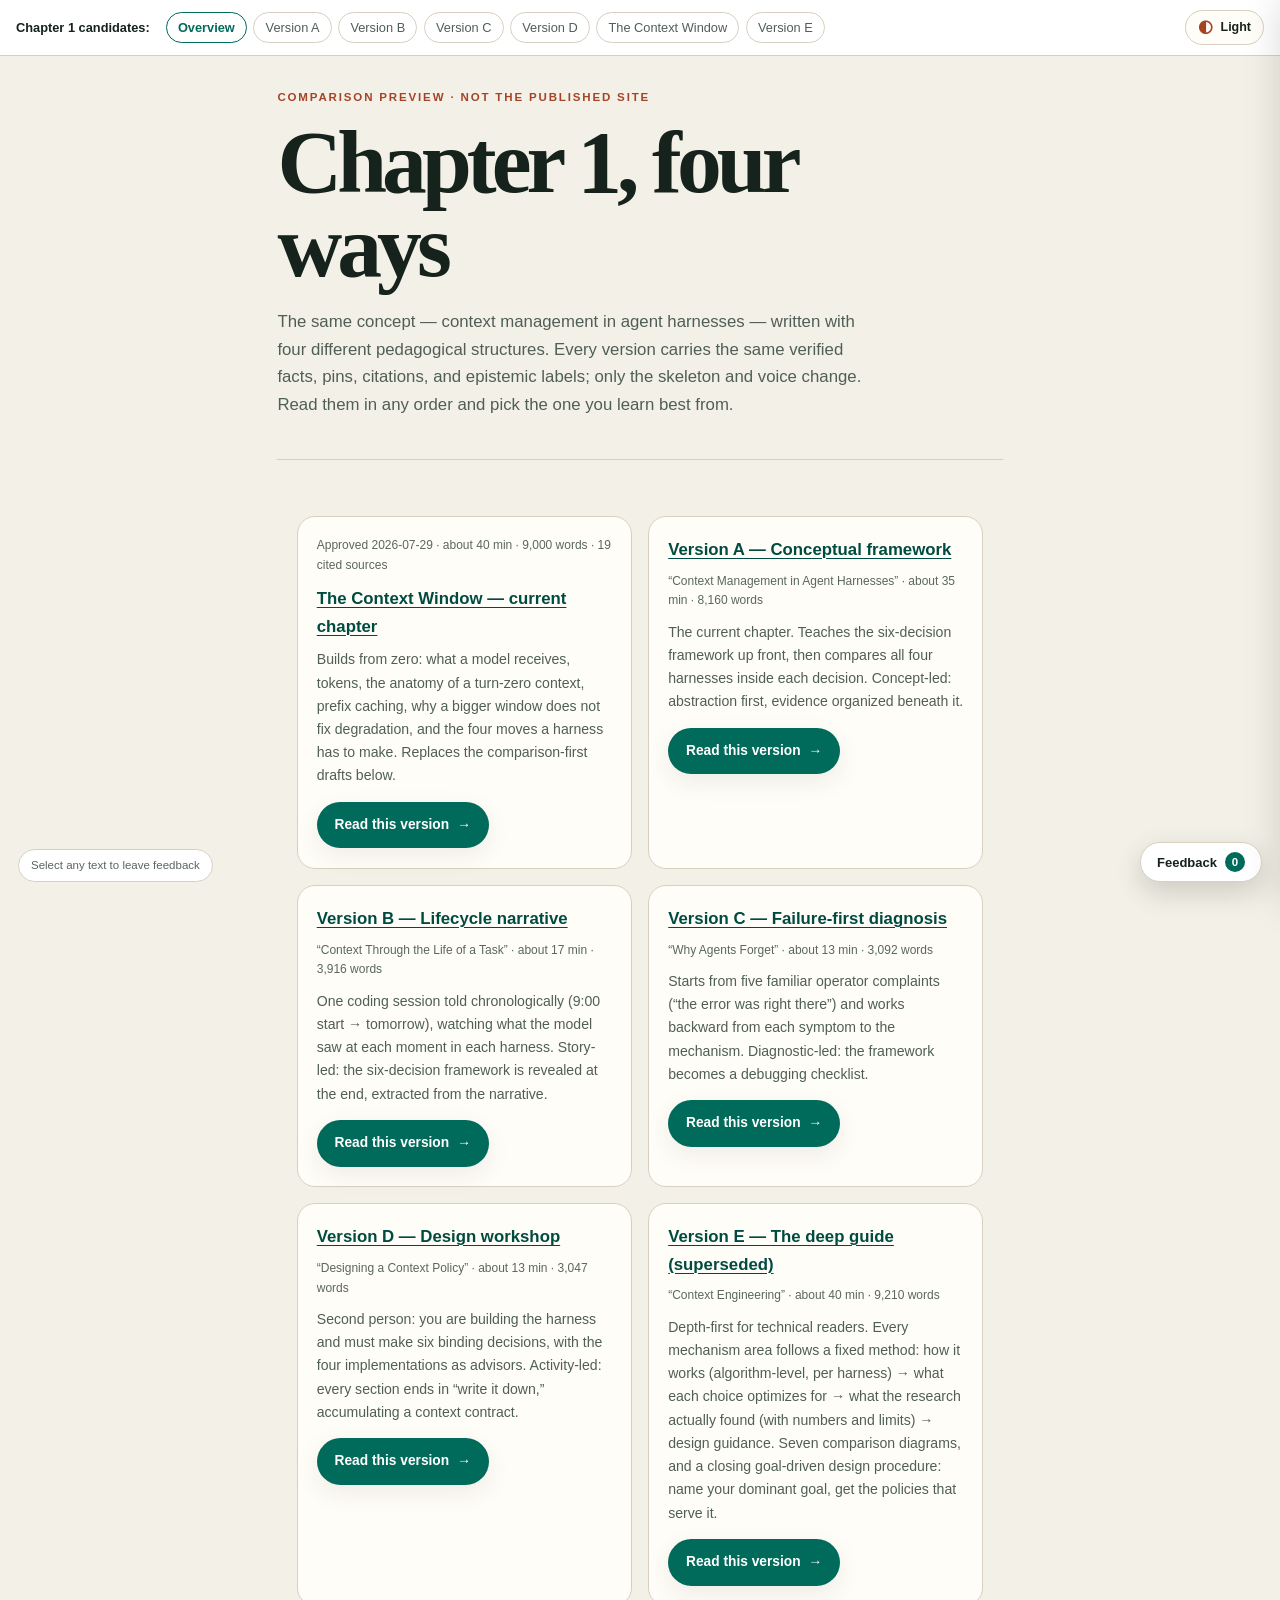
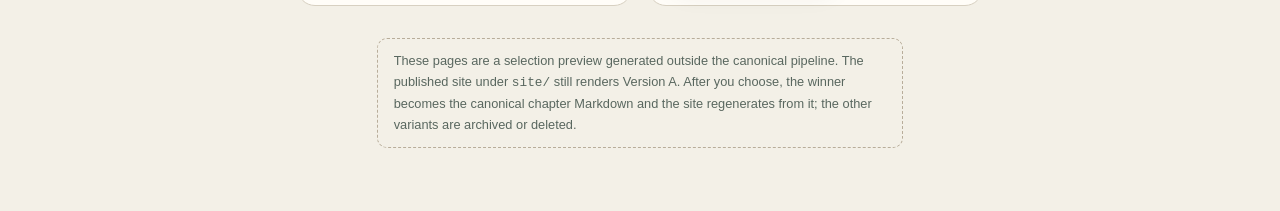
<file: site-variants/index.html>
<!doctype html>
<html lang="en" data-theme="system">
<head>
  <meta charset="utf-8">
  <meta name="viewport" content="width=device-width, initial-scale=1">
  <meta name="color-scheme" content="light dark">
  <title>Chapter 1 candidates · Chapter 1 candidates</title>
  <link rel="stylesheet" href="assets/styles.css">
  <style>
  .variant-bar { position: sticky; top: 0; z-index: 80; display: flex; flex-wrap: wrap; gap: 0.4rem; align-items: center; padding: 0.6rem 1rem; border-bottom: 1px solid var(--line); background: var(--surface-raised); font-size: 0.8rem; }
  .variant-bar strong { margin-right: 0.6rem; }
  .variant-bar a { padding: 0.25rem 0.7rem; border: 1px solid var(--line); border-radius: 999px; color: var(--ink-soft); text-decoration: none; }
  .variant-bar a[aria-current="page"] { border-color: var(--teal); color: var(--teal); font-weight: 700; }
  .variant-note { max-width: var(--measure); margin: 1rem auto 0; padding: 0.7rem 1rem; border: 1px dashed var(--line-strong); border-radius: var(--radius-small); color: var(--ink-faint); font-size: 0.8rem; }
  .variant-article { max-width: calc(var(--measure) + 4rem); margin: 0 auto; padding: 2rem 1.2rem 4rem; }
  .variant-cards { display: grid; grid-template-columns: repeat(auto-fit, minmax(19rem, 1fr)); gap: 1rem; max-width: 70rem; margin: 2rem auto; padding: 0 1.2rem; }
  .variant-cards article { padding: 1.2rem; border: 1px solid var(--line); border-radius: var(--radius); background: var(--surface); }
  .variant-cards h2 { margin: 0 0 0.5rem; font-size: 1.05rem; }
  .variant-cards p { margin: 0 0 0.9rem; color: var(--ink-soft); font-size: 0.88rem; }
  .variant-cards .meta { color: var(--ink-faint); font-size: 0.75rem; margin-bottom: 0.6rem; }

  /* Version E comparison figures */
  .prose figure[class^="fig-"] { margin: 2rem 0; padding: 1.1rem 1.2rem 1rem; border: 1px solid var(--line); border-radius: var(--radius-small); background: var(--surface); }
  .prose figure[class^="fig-"] figcaption { margin-bottom: 0.9rem; font-size: 0.85rem; color: var(--ink-soft); }
  .fig-note { margin: 0.8rem 0 0; font-size: 0.75rem; color: var(--ink-faint); }
  /* per-harness mechanism flows */
  .flow { display: flex; flex-wrap: wrap; gap: 0.45rem; align-items: center; }
  .flow + .flow { margin-top: 0.7rem; padding-top: 0.7rem; border-top: 1px dashed var(--line); }
  .fnode { display: inline-flex; flex-direction: column; gap: 1px; max-width: 15rem; padding: 0.45rem 0.75rem; border: 1.5px solid var(--line-strong); border-radius: 8px; background: var(--surface-raised); font-size: 0.75rem; font-weight: 700; }
  .fnode small { font-weight: 450; color: var(--ink-faint); }
  .fnode.src { border-style: dashed; font-weight: 600; }
  .fnode.cache { border-color: var(--gold); }
  .fnode.call { border-color: var(--teal); box-shadow: 0 0 0 3px var(--teal-soft); }
  .fnode.risk { border-style: dashed; border-color: var(--rust); }
  .farrow { color: var(--ink-faint); font-weight: 800; }
  /* assembly stack */
  .stack-rows { display: flex; flex-direction: column; gap: 0.45rem; }
  .stack-row { display: grid; grid-template-columns: 8.5rem 1fr; gap: 0.6rem; align-items: stretch; }
  .stack-label { align-self: center; font-size: 0.72rem; font-weight: 750; color: var(--ink-faint); text-align: right; }
  .stack-seg { padding: 0.5rem 0.8rem; border-radius: 8px; font-size: 0.78rem; }
  .stack-seg.core { background: var(--teal-soft); color: var(--teal-strong); }
  .stack-seg.session { background: var(--blue-soft); color: var(--blue); }
  .stack-seg.turn { background: var(--gold-soft); color: var(--gold); }
  /* window bars */
  .win-rows, .fate-rows { display: flex; flex-direction: column; gap: 0.55rem; }
  .win-row { display: grid; grid-template-columns: 13rem 1fr 9rem; gap: 0.7rem; align-items: center; }
  .win-label { font-size: 0.76rem; font-weight: 700; }
  .win-label small { display: block; font-weight: 500; color: var(--ink-faint); }
  .win-bar { display: flex; height: 14px; overflow: hidden; border-radius: 999px; border: 1px solid var(--line); }
  .win-bar i.keep { background: var(--teal); }
  .win-bar i.drop { background: var(--line); opacity: 0.45; }
  .win-note { font-size: 0.7rem; color: var(--ink-faint); }
  /* result fates */
  .fate-row { display: grid; grid-template-columns: 6.5rem 1fr 1fr; gap: 0.7rem; align-items: stretch; }
  .fate-label { align-self: center; font-size: 0.78rem; font-weight: 750; }
  .fate-model { padding: 0.45rem 0.7rem; border-radius: 8px; background: var(--teal-soft); color: var(--teal-strong); font-size: 0.74rem; }
  .fate-durable { padding: 0.45rem 0.7rem; border: 1px dashed var(--line-strong); border-radius: 8px; color: var(--ink-faint); font-size: 0.74rem; }
  /* branch projection */
  .branch-canvas { display: flex; flex-direction: column; gap: 0.9rem; overflow-x: auto; padding: 0.3rem 0; }
  .branch-lane { display: flex; align-items: center; gap: 0; white-space: nowrap; }
  .branch-lane.faded { opacity: 0.45; }
  .bnode { padding: 0.3rem 0.6rem; border: 1px solid var(--line-strong); border-radius: 8px; font-size: 0.72rem; background: var(--surface-raised); }
  .bnode.active { border-color: var(--teal); color: var(--teal); font-weight: 750; }
  .bnode.summary { border-color: var(--gold); color: var(--gold); }
  .bnode.abandoned { border-style: dashed; }
  .bedge { width: 1.4rem; height: 1px; background: var(--line-strong); flex: none; }
  /* posture + inheritance axes */
  .posture-axis { display: grid; grid-template-columns: 7rem 1fr 7rem; gap: 0.6rem; align-items: start; }
  .pole { padding-top: 0.1rem; font-size: 0.72rem; font-weight: 750; color: var(--ink-soft); text-align: center; }
  .pole small { display: block; font-weight: 500; color: var(--ink-faint); }
  .axis-line, .inherit-axis { position: relative; display: block; height: 9.5rem; }
  .axis-line::before, .inherit-axis::before { content: ""; position: absolute; top: 0.55rem; right: 0; left: 0; height: 3px; border-radius: 999px; background: linear-gradient(90deg, var(--teal), var(--rust)); }
  .ptick, .itick { position: absolute; top: 0; width: 8.5rem; margin-left: -4.25rem; text-align: center; font-size: 0.68rem; }
  .ptick::before, .itick::before { content: ""; display: block; width: 11px; height: 11px; margin: 0 auto 0.35rem; border: 2px solid var(--paper); border-radius: 50%; background: var(--ink); }
  .ptick b, .itick b { display: block; }
  .ptick small, .itick small { color: var(--ink-faint); line-height: 1.25; display: block; }
  .axis-line .ptick:nth-of-type(even) b, .inherit-axis .itick:nth-of-type(even) b { margin-top: 3.4rem; }
  .inherit-axis { height: 9rem; margin: 0.4rem 0 0; }
  /* placement quadrant */
  .quad-grid { display: grid; grid-template-columns: 1fr 1fr; gap: 0.6rem; }
  .quad-cell { display: flex; flex-direction: column; gap: 0.25rem; padding: 0.75rem 0.9rem; border: 1px solid var(--line); border-radius: 8px; font-size: 0.74rem; }
  .quad-cell b { font-size: 0.8rem; }
  .quad-cell small { color: var(--ink-faint); }
  .q-cost { margin-top: 0.2rem; color: var(--ink-soft); font-style: italic; }
  .q-tl { background: var(--teal-soft); } .q-tr { background: var(--blue-soft); } .q-bl { background: var(--gold-soft); } .q-br { background: var(--violet-soft); }
  /* profiles */
  .profile-cards { display: grid; grid-template-columns: repeat(auto-fit, minmax(12rem, 1fr)); gap: 0.6rem; }
  .p-card { display: flex; flex-direction: column; gap: 0.3rem; padding: 0.85rem 0.95rem; border: 1px solid var(--line); border-left: 3px solid var(--teal); border-radius: 8px; background: var(--surface-raised); font-size: 0.74rem; }
  .p-card b { font-size: 0.85rem; }
  .p-card em { color: var(--rust); font-style: normal; font-weight: 650; }
  .p-card span { color: var(--ink-soft); }
  @media (max-width: 700px) {
    .win-row { grid-template-columns: 1fr; gap: 0.25rem; }
    .fate-row { grid-template-columns: 1fr; }
    .posture-axis { grid-template-columns: 1fr; }
    .quad-grid { grid-template-columns: 1fr; }
    .axis-line, .inherit-axis { height: auto; min-height: 8rem; }
  }
</style>
  <script defer src="assets/site.js"></script>
  <script defer src="assets/annotator.js"></script>
</head>
<body class="chapter-page">
  <div class="variant-bar" role="navigation" aria-label="Chapter versions">
    <strong>Chapter 1 candidates:</strong>
    <a href="index.html" aria-current="page">Overview</a>
    <a href="version-a.html">Version A</a>
    <a href="version-b.html">Version B</a>
    <a href="version-c.html">Version C</a>
    <a href="version-d.html">Version D</a>
    <a href="context-engineering.html">The Context Window</a>
    <a href="version-e.html">Version E</a>
    <button class="theme-toggle" type="button" data-theme-toggle aria-label="Use dark theme" title="Change color theme" style="margin-left:auto"><span class="theme-icon" aria-hidden="true">◐</span><span class="theme-label">Theme</span></button>
  </div>
  
  <main id="main-content" tabindex="-1">
    <article class="variant-article">
      <header class="chapter-header">
        <p class="eyebrow">Comparison preview · not the published site</p>
        <h1>Chapter 1, four ways</h1>
        <p class="chapter-summary">The same concept — context management in agent harnesses — written with four different pedagogical structures. Every version carries the same verified facts, pins, citations, and epistemic labels; only the skeleton and voice change. Read them in any order and pick the one you learn best from.</p>
      </header>
      <div class="variant-cards">
        <article>
    <p class="meta">Approved 2026-07-29 · about 40 min · 9,000 words · 19 cited sources</p>
    <h2><a href="context-engineering.html">The Context Window — current chapter</a></h2>
    <p>Builds from zero: what a model receives, tokens, the anatomy of a turn-zero context, prefix caching, why a bigger window does not fix degradation, and the four moves a harness has to make. Replaces the comparison-first drafts below.</p>
    <a class="button primary" href="context-engineering.html">Read this version <span aria-hidden="true">→</span></a>
  </article>
  <article>
    <h2><a href="version-a.html">Version A — Conceptual framework</a></h2>
    <p class="meta">“Context Management in Agent Harnesses” · about 35 min · 8,160 words</p>
    <p>The current chapter. Teaches the six-decision framework up front, then compares all four harnesses inside each decision. Concept-led: abstraction first, evidence organized beneath it.</p>
    <a class="button primary" href="version-a.html">Read this version <span aria-hidden="true">→</span></a>
  </article>
<article>
    <h2><a href="version-b.html">Version B — Lifecycle narrative</a></h2>
    <p class="meta">“Context Through the Life of a Task” · about 17 min · 3,916 words</p>
    <p>One coding session told chronologically (9:00 start → tomorrow), watching what the model saw at each moment in each harness. Story-led: the six-decision framework is revealed at the end, extracted from the narrative.</p>
    <a class="button primary" href="version-b.html">Read this version <span aria-hidden="true">→</span></a>
  </article>
<article>
    <h2><a href="version-c.html">Version C — Failure-first diagnosis</a></h2>
    <p class="meta">“Why Agents Forget” · about 13 min · 3,092 words</p>
    <p>Starts from five familiar operator complaints (“the error was right there”) and works backward from each symptom to the mechanism. Diagnostic-led: the framework becomes a debugging checklist.</p>
    <a class="button primary" href="version-c.html">Read this version <span aria-hidden="true">→</span></a>
  </article>
<article>
    <h2><a href="version-d.html">Version D — Design workshop</a></h2>
    <p class="meta">“Designing a Context Policy” · about 13 min · 3,047 words</p>
    <p>Second person: you are building the harness and must make six binding decisions, with the four implementations as advisors. Activity-led: every section ends in “write it down,” accumulating a context contract.</p>
    <a class="button primary" href="version-d.html">Read this version <span aria-hidden="true">→</span></a>
  </article>
<article>
    <h2><a href="version-e.html">Version E — The deep guide (superseded)</a></h2>
    <p class="meta">“Context Engineering” · about 40 min · 9,210 words</p>
    <p>Depth-first for technical readers. Every mechanism area follows a fixed method: how it works (algorithm-level, per harness) → what each choice optimizes for → what the research actually found (with numbers and limits) → design guidance. Seven comparison diagrams, and a closing goal-driven design procedure: name your dominant goal, get the policies that serve it.</p>
    <a class="button primary" href="version-e.html">Read this version <span aria-hidden="true">→</span></a>
  </article>
      </div>
      <p class="variant-note">These pages are a selection preview generated outside the canonical pipeline. The published site under <code>site/</code> still renders Version A. After you choose, the winner becomes the canonical chapter Markdown and the site regenerates from it; the other variants are archived or deleted.</p>
    </article>
  </main>
</body>
</html>
</file>
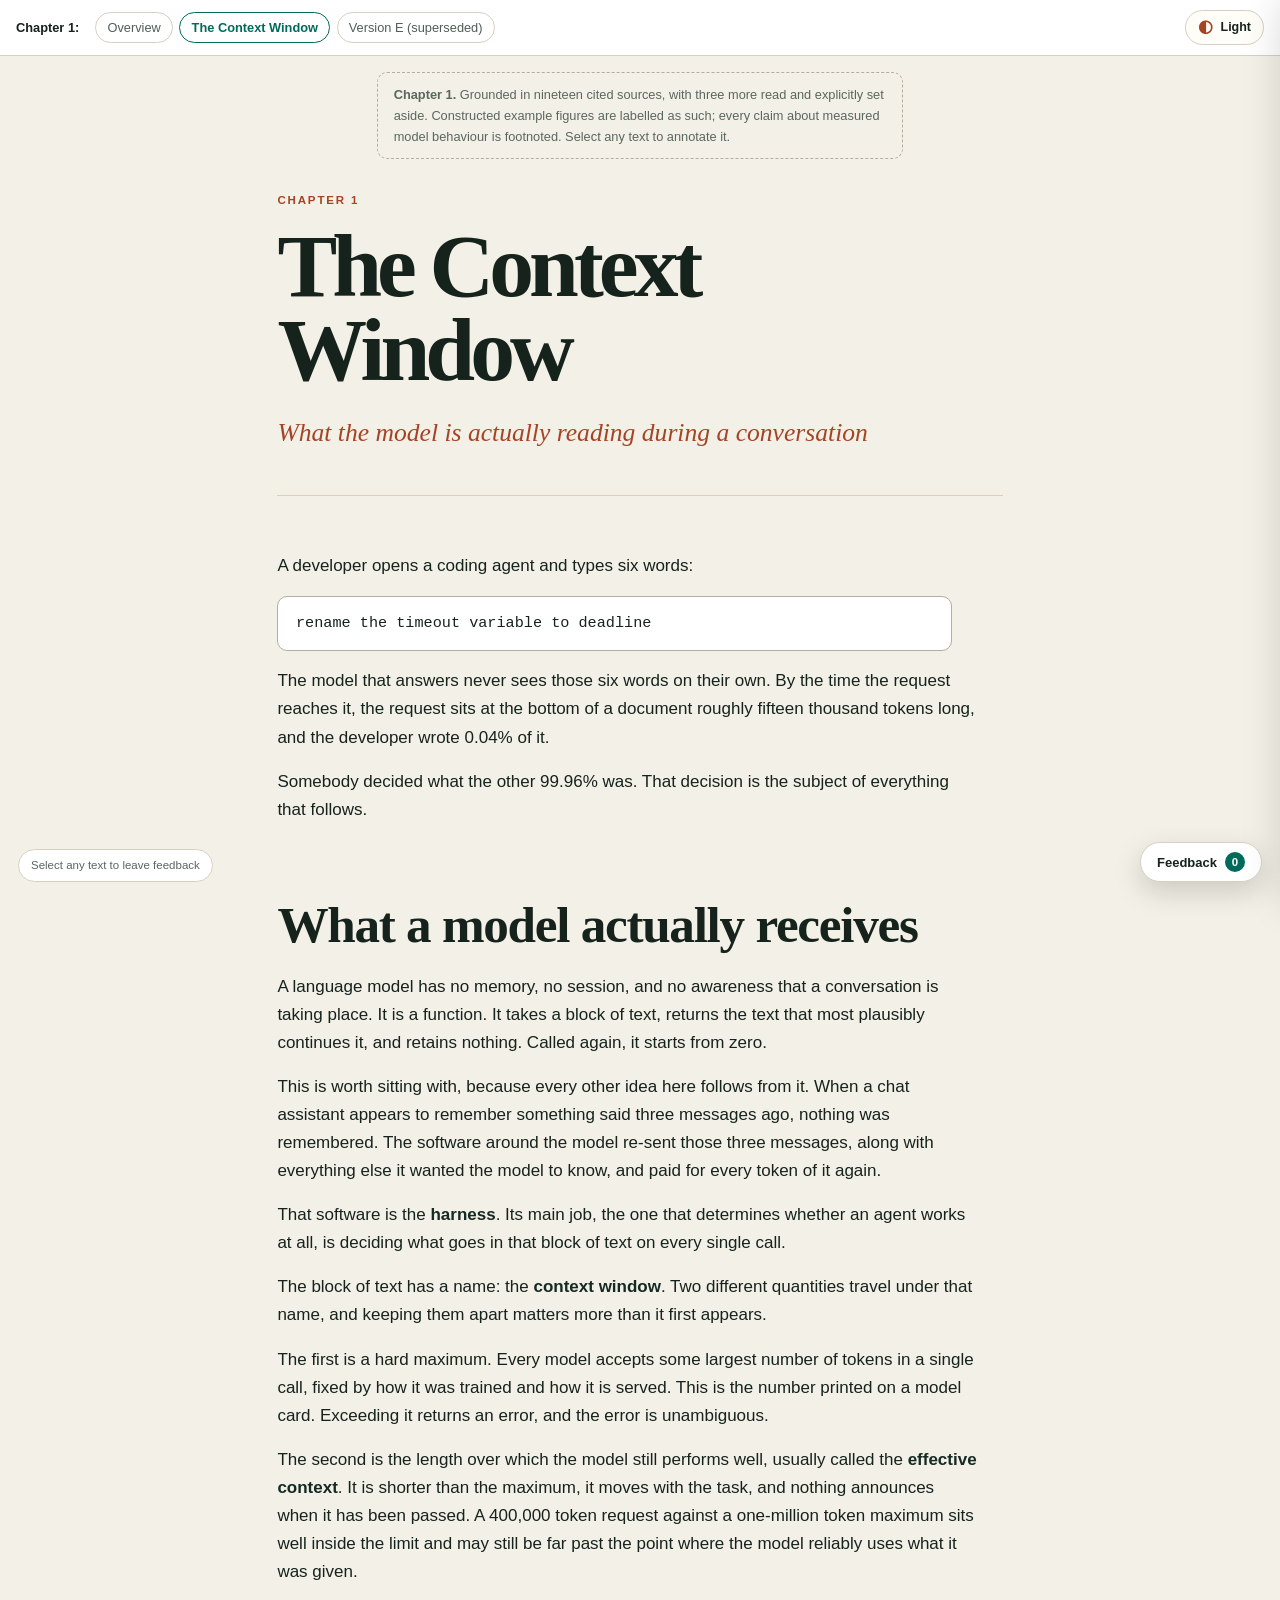
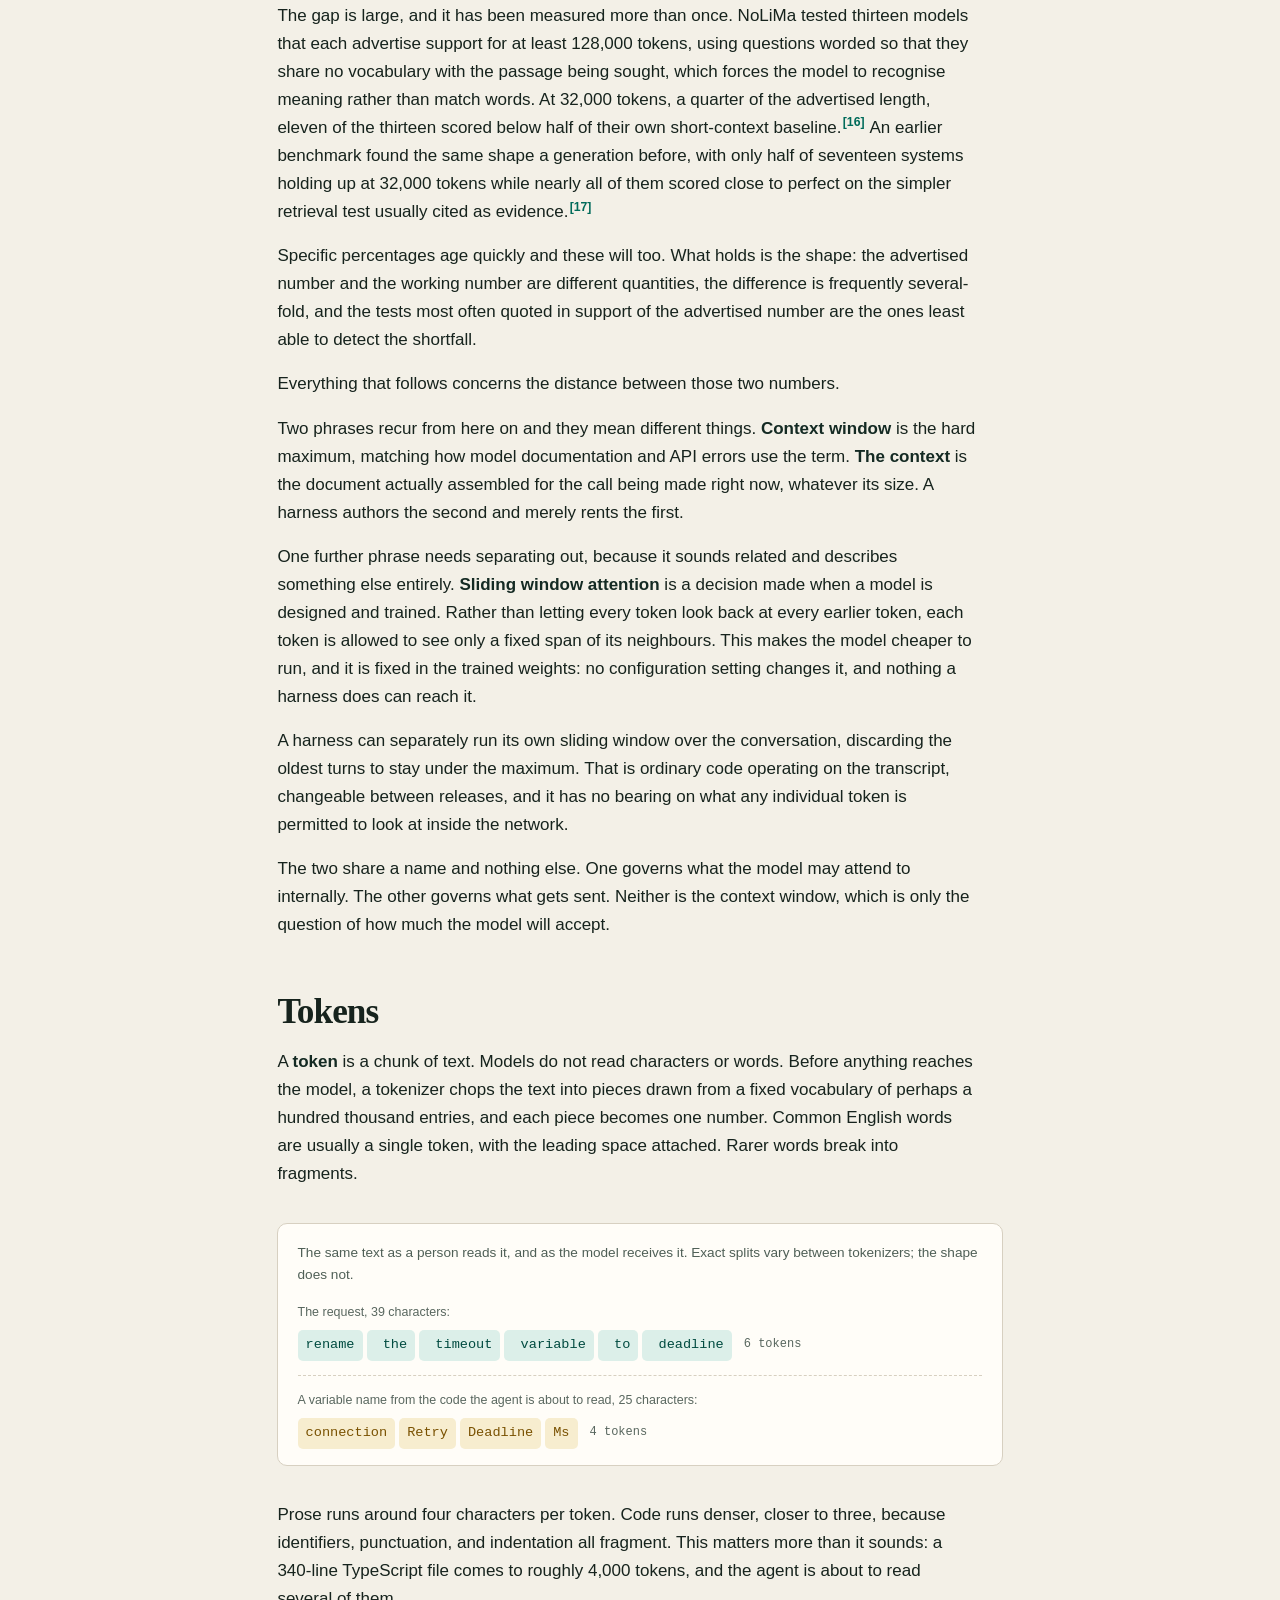
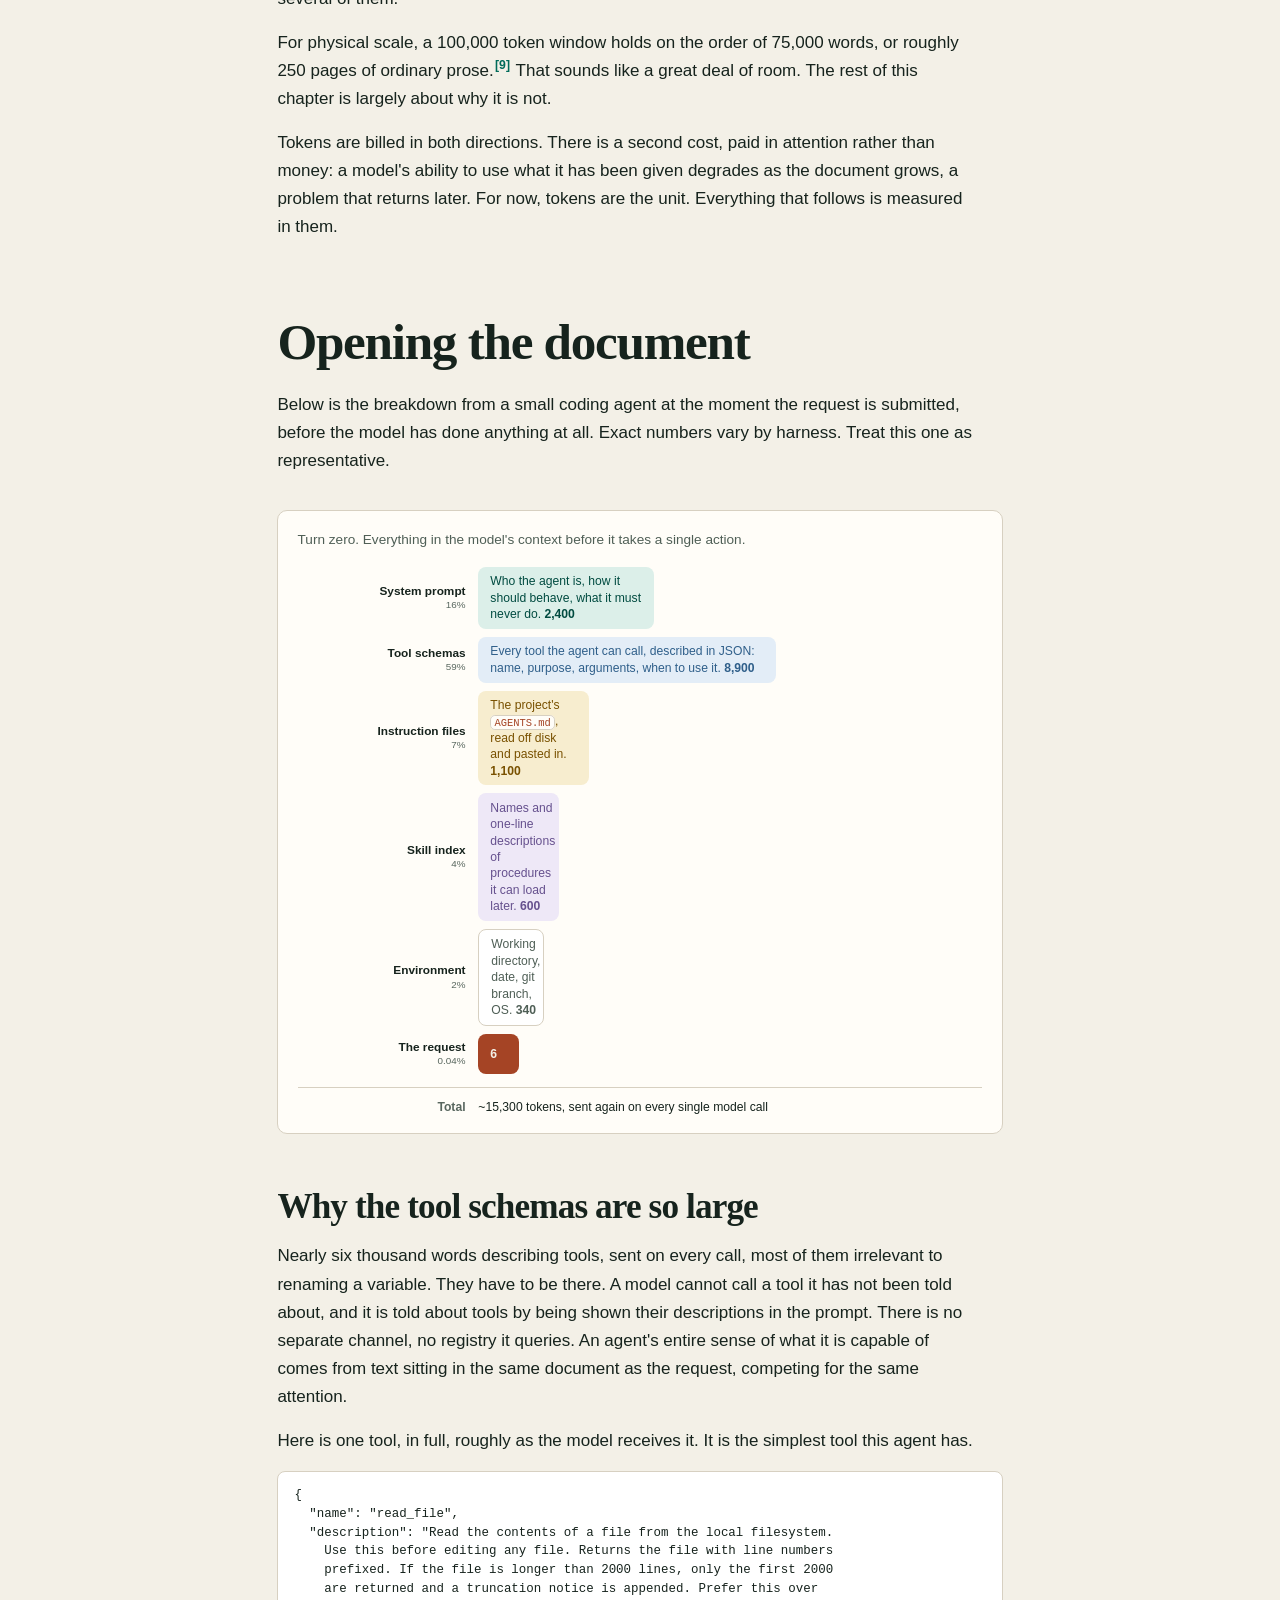
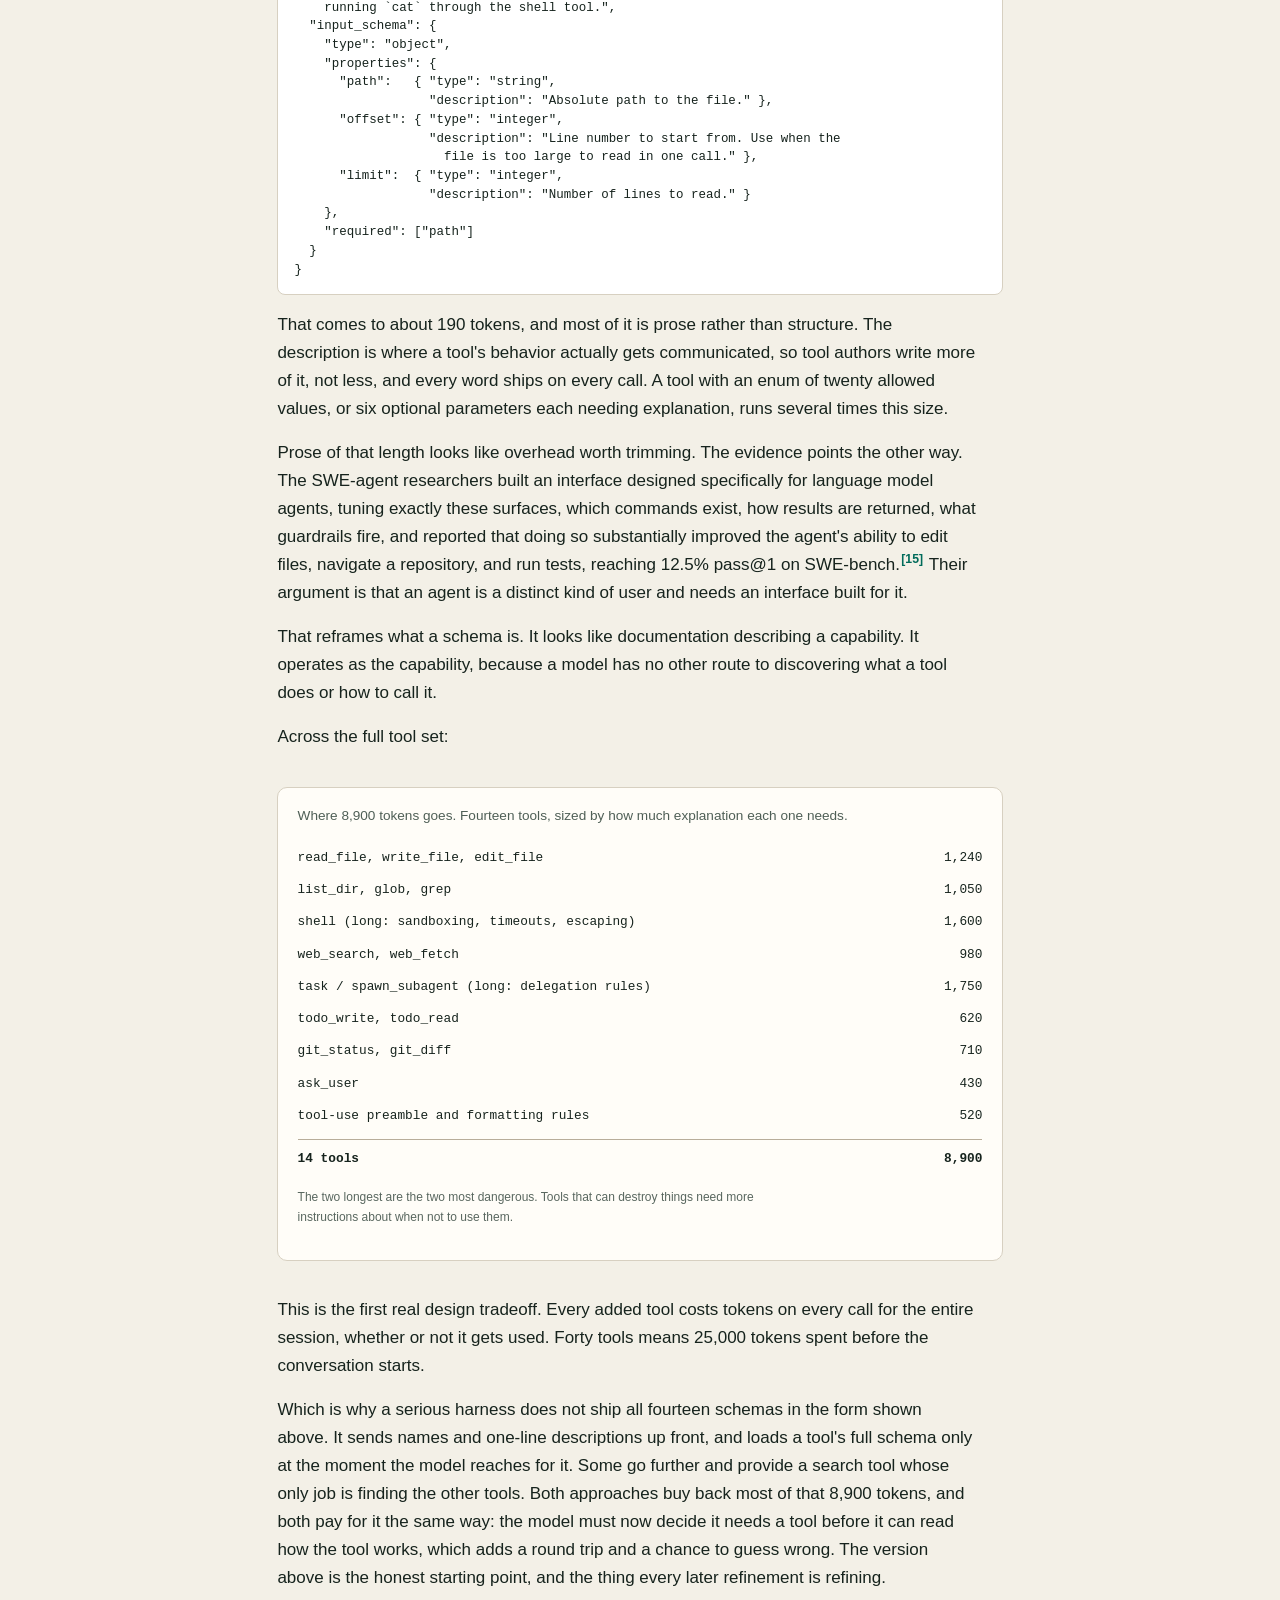
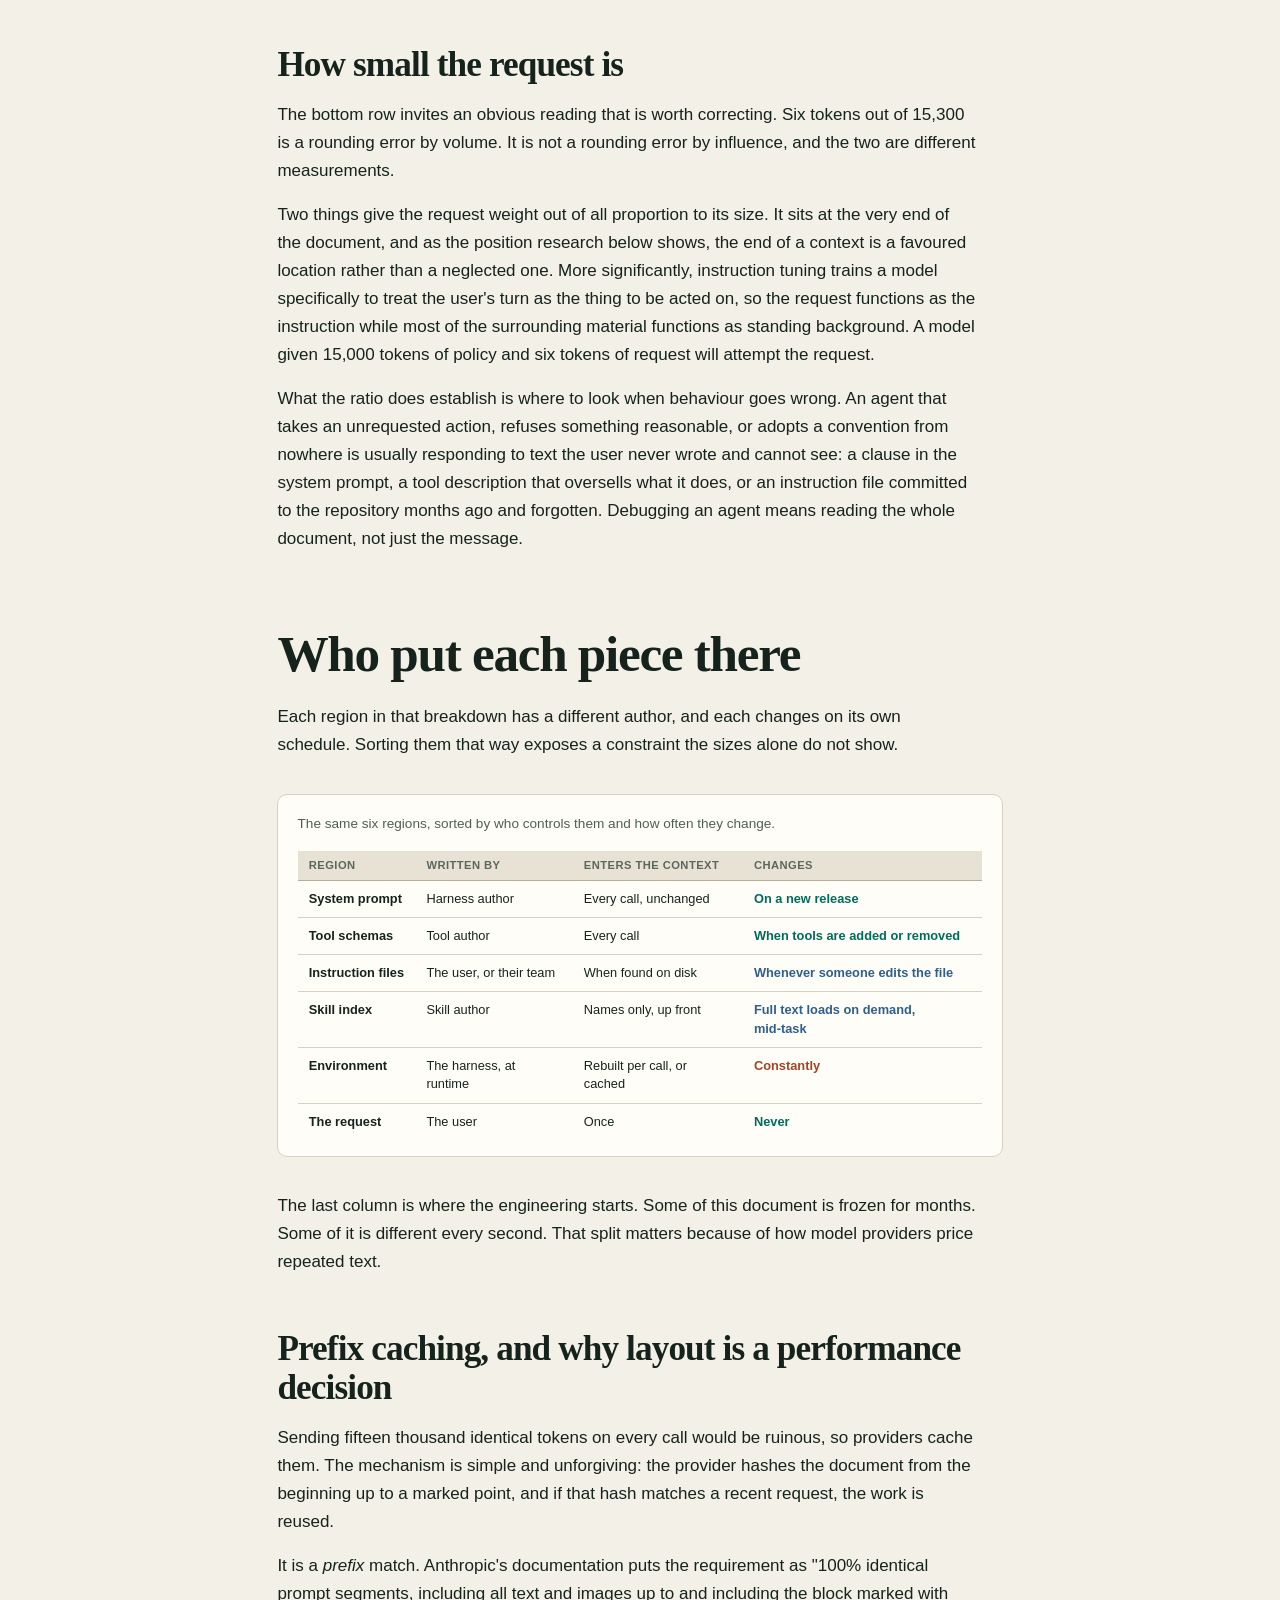
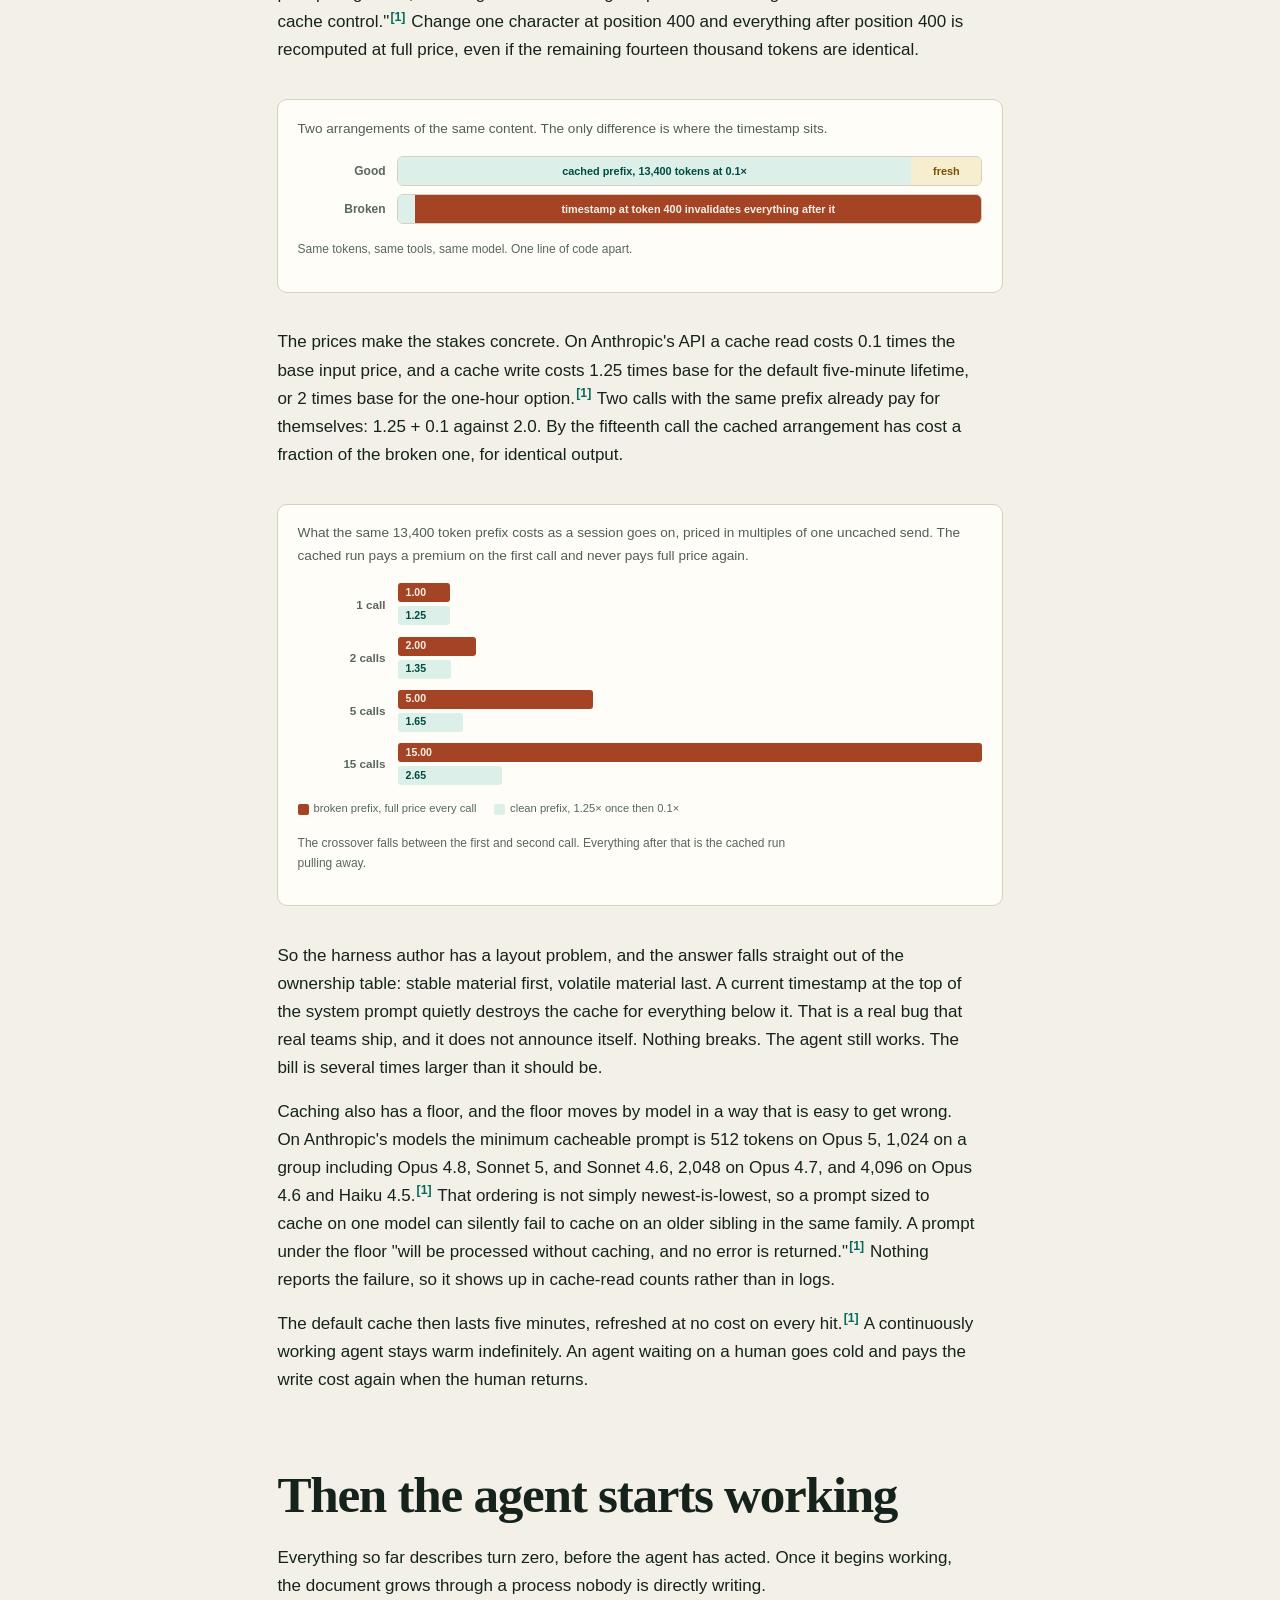
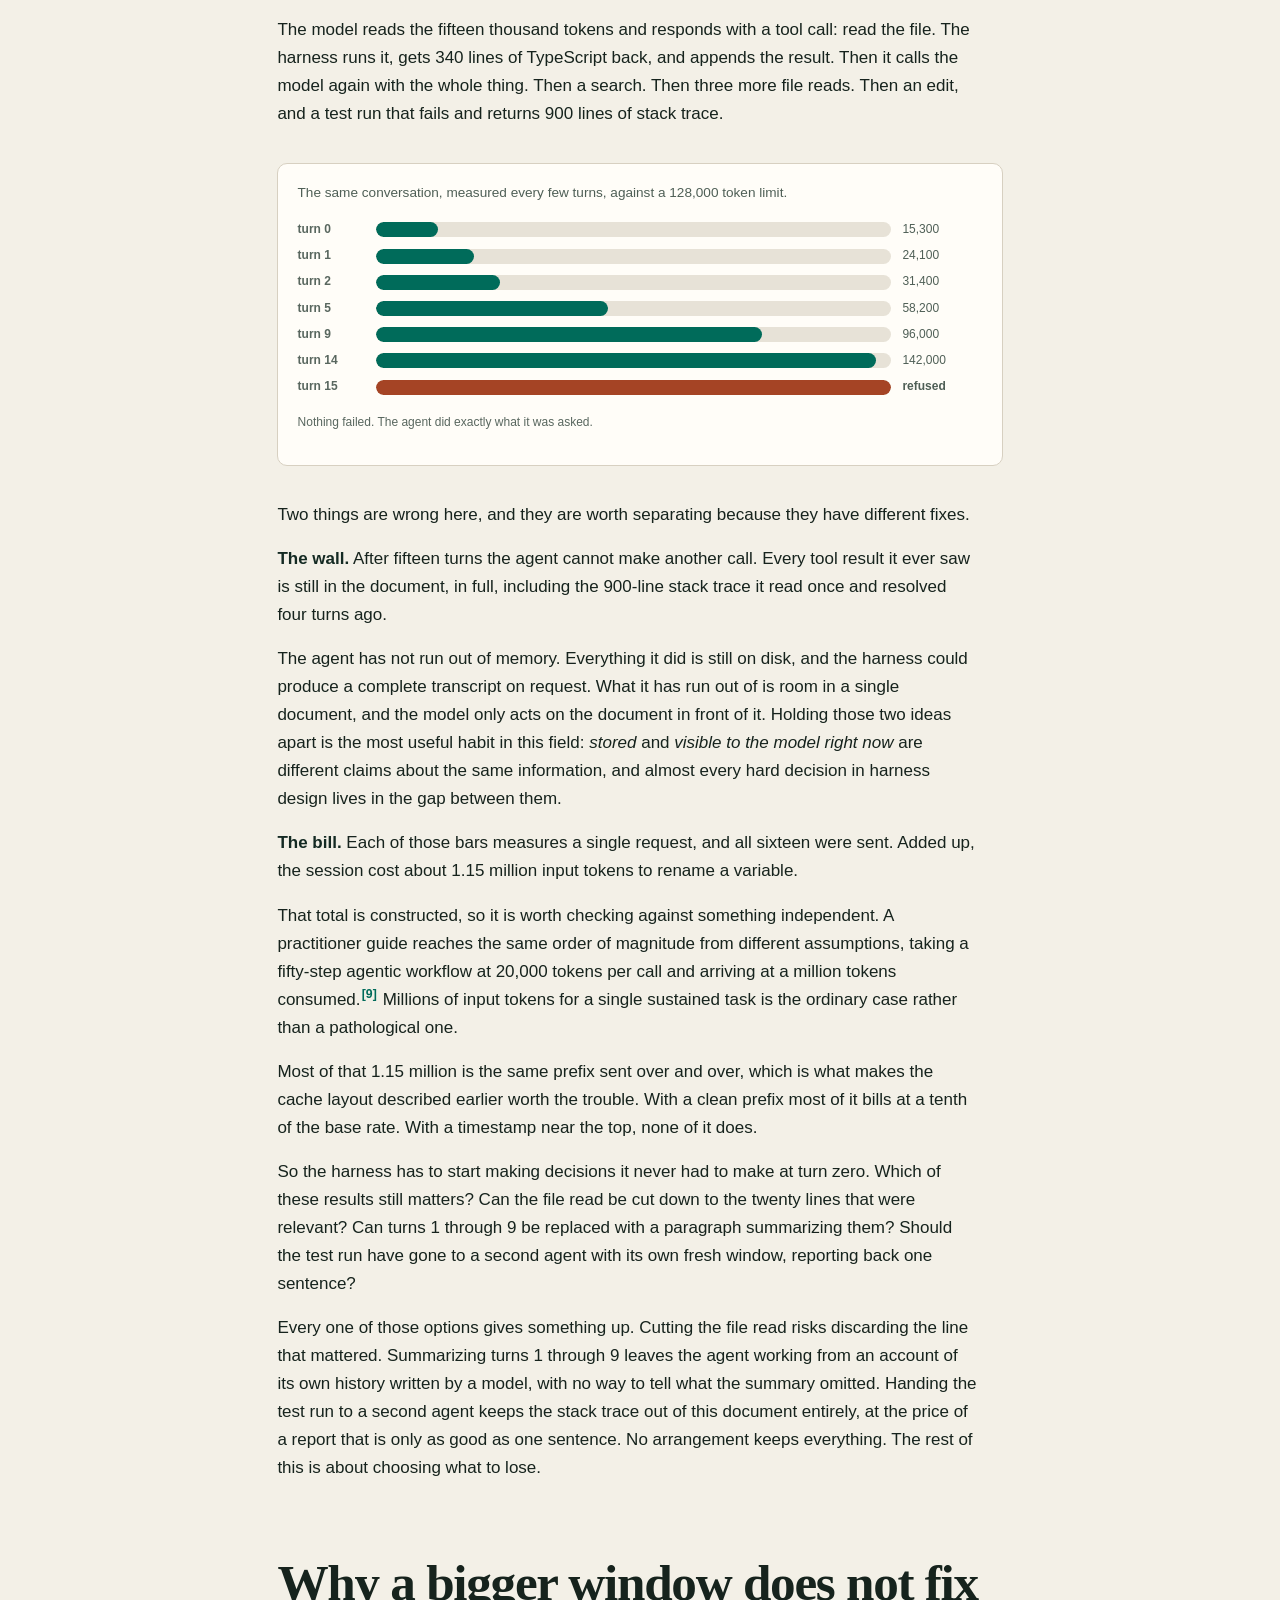
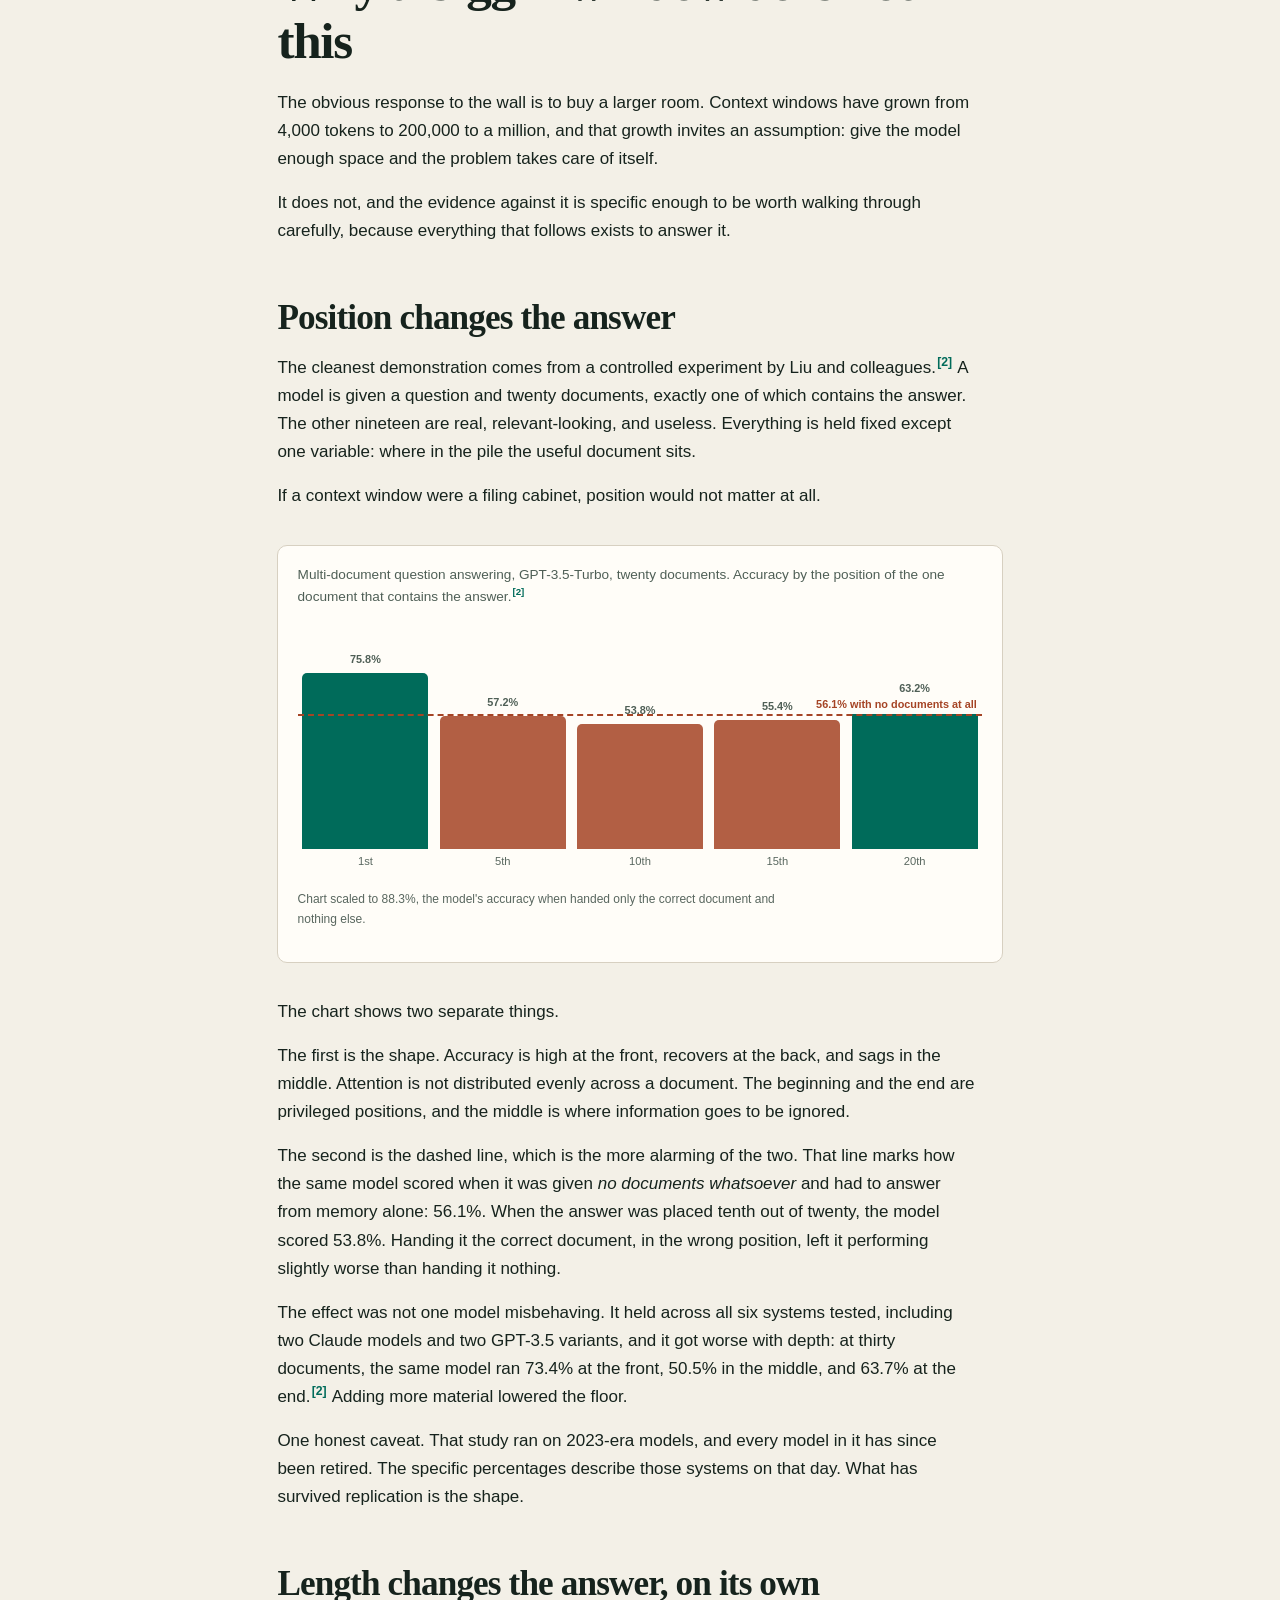
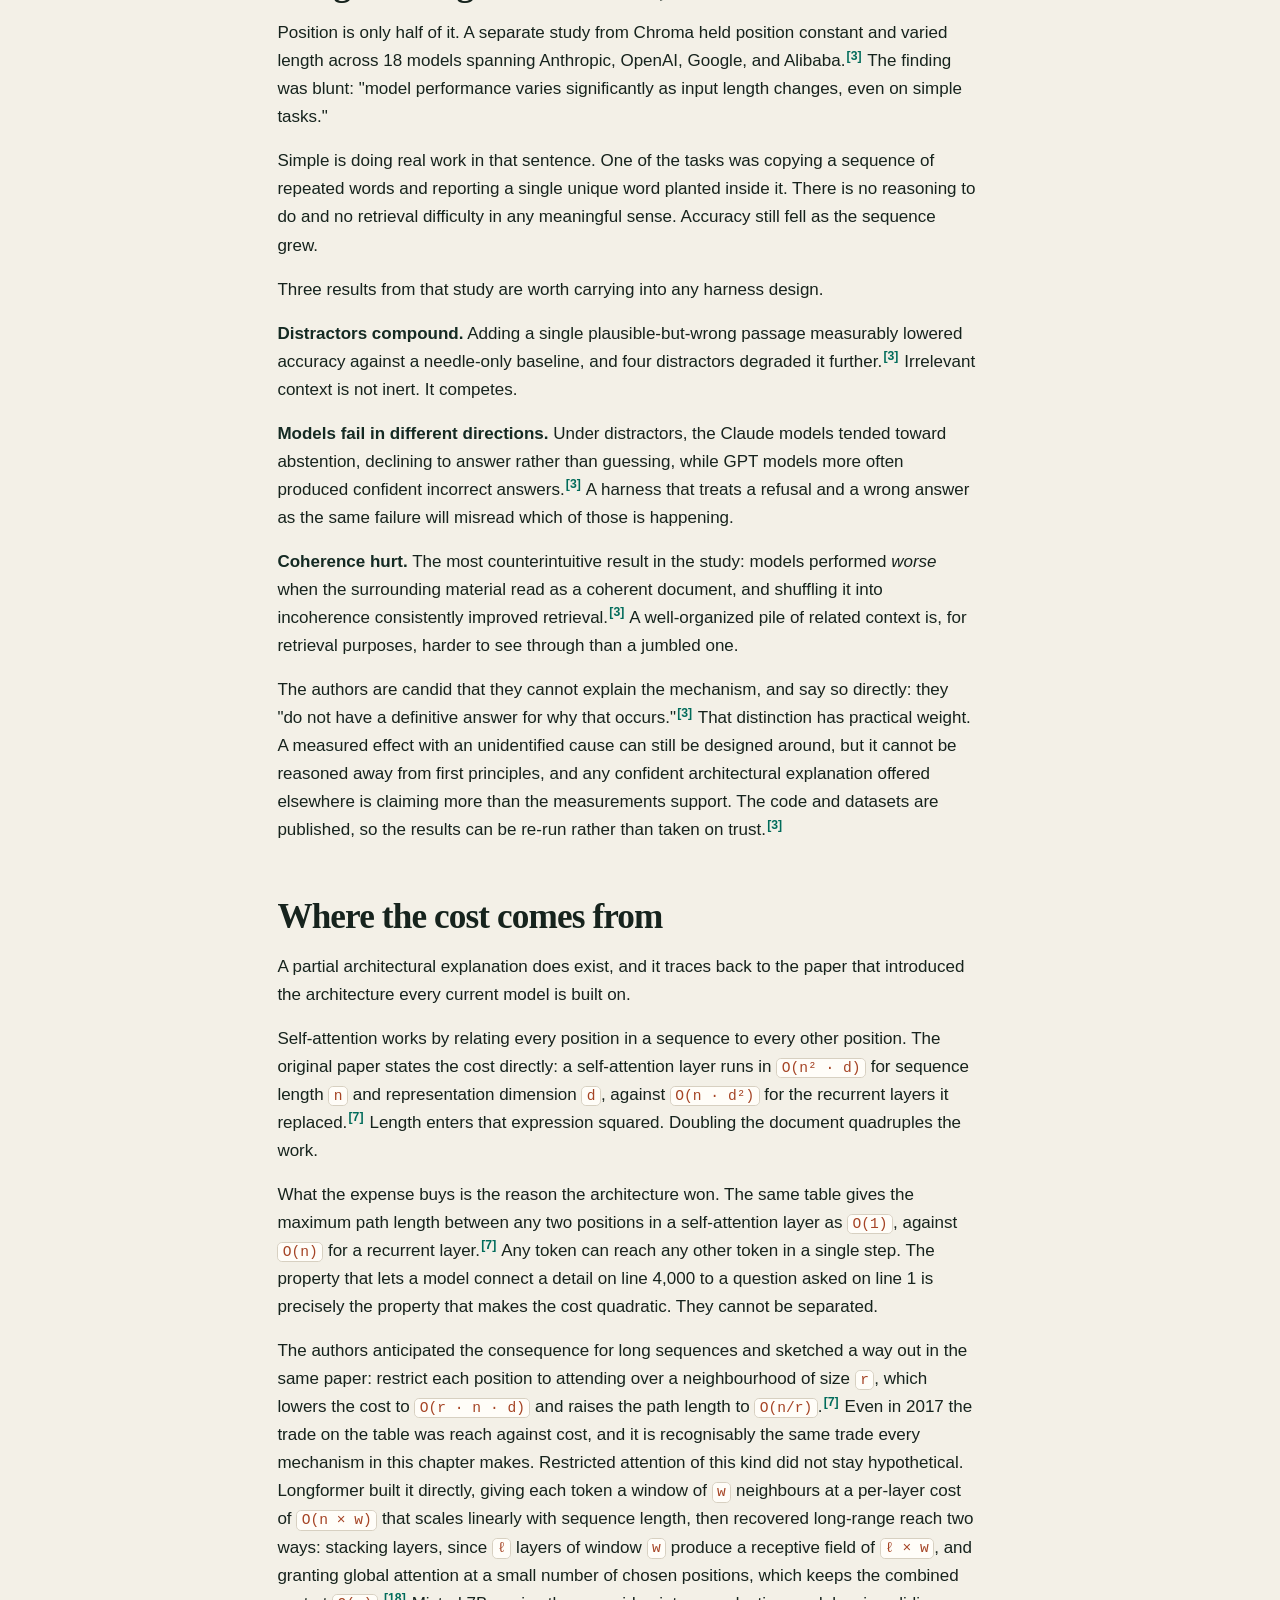
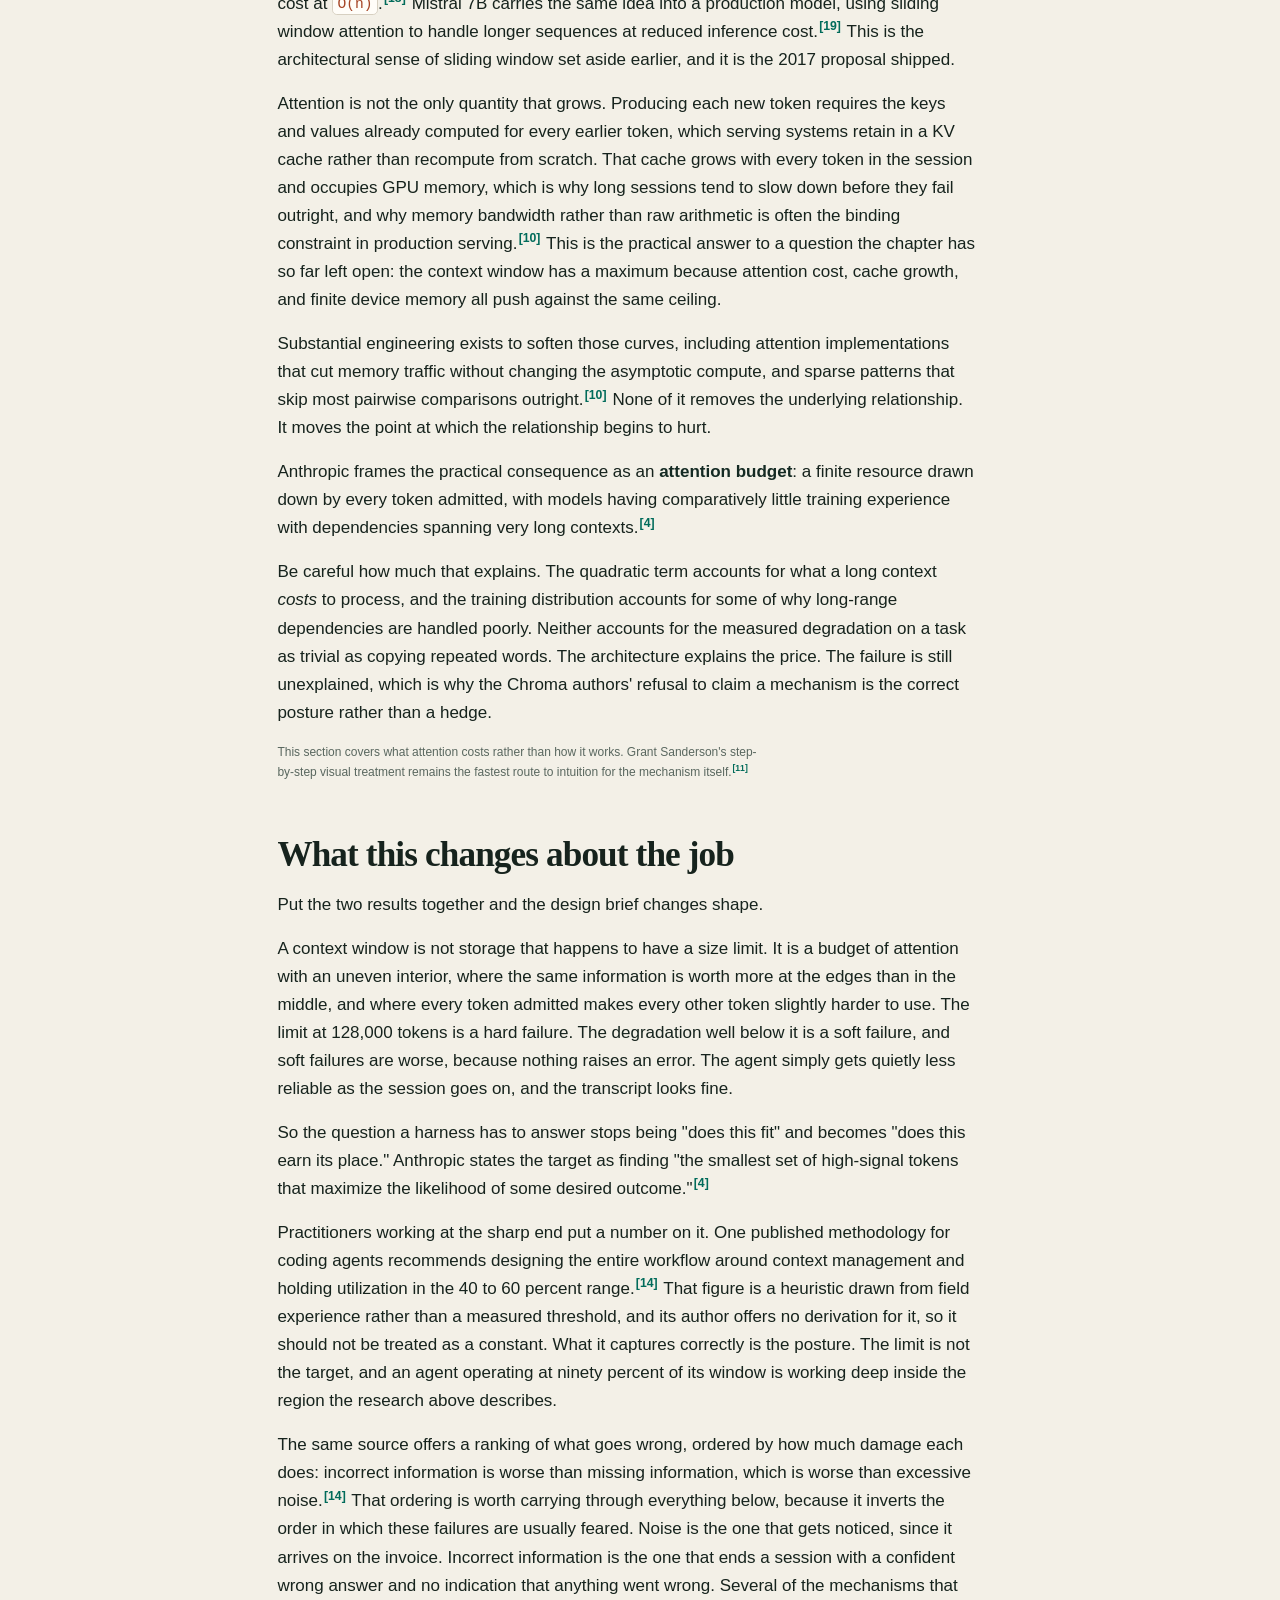
<file: site-variants/context-engineering.html>
<!doctype html>
<html lang="en" data-theme="light">
<head>
  <meta charset="utf-8">
  <meta name="viewport" content="width=device-width, initial-scale=1">
  <meta name="color-scheme" content="light dark">
  <title>The Context Window · Chapter 1</title>
  <link rel="stylesheet" href="assets/styles.css">
  <style>
  .variant-bar { position: sticky; top: 0; z-index: 80; display: flex; flex-wrap: wrap; gap: 0.4rem; align-items: center; padding: 0.6rem 1rem; border-bottom: 1px solid var(--line); background: var(--surface-raised); font-size: 0.8rem; }
  .variant-bar strong { margin-right: 0.6rem; }
  .variant-bar a { padding: 0.25rem 0.7rem; border: 1px solid var(--line); border-radius: 999px; color: var(--ink-soft); text-decoration: none; }
  .variant-bar a[aria-current="page"] { border-color: var(--teal); color: var(--teal); font-weight: 700; }
  .variant-note { max-width: var(--measure); margin: 1rem auto 0; padding: 0.7rem 1rem; border: 1px dashed var(--line-strong); border-radius: var(--radius-small); color: var(--ink-faint); font-size: 0.8rem; }
  .variant-article { max-width: calc(var(--measure) + 4rem); margin: 0 auto; padding: 2rem 1.2rem 4rem; }

  .prose figure { margin: 2.2rem 0; padding: 1.1rem 1.2rem 1rem; border: 1px solid var(--line); border-radius: var(--radius-small); background: var(--surface); }
  .prose figure figcaption { margin-bottom: 1rem; font-size: 0.85rem; color: var(--ink-soft); }
  .fig-note { margin: 0.9rem 0 0; font-size: 0.75rem; color: var(--ink-faint); }

  .typed { max-width: var(--measure); margin: 1.4rem auto; padding: 0.9rem 1.1rem; border: 1px solid var(--line-strong); border-radius: 10px; background: var(--surface-raised); font-family: var(--mono, ui-monospace, SFMono-Regular, Menlo, monospace); font-size: 0.95rem; }

  /* tokenization strip */
  .toks { display: flex; flex-wrap: wrap; gap: 4px; align-items: center; font-family: var(--mono, ui-monospace, SFMono-Regular, Menlo, monospace); font-size: 0.85rem; }
  .tok { padding: 0.25rem 0.5rem; border-radius: 5px; background: var(--teal-soft); color: var(--teal-strong, var(--teal)); white-space: pre; }
  .toks.alt .tok { background: var(--gold-soft); color: var(--gold); }
  .tok-count { margin-left: 0.5rem; font-family: inherit; font-size: 0.75rem; color: var(--ink-faint); }
  .toks-row + .toks-row { margin-top: 0.9rem; padding-top: 0.9rem; border-top: 1px dashed var(--line); }
  .toks-row p { margin: 0 0 0.45rem; font-size: 0.78rem; color: var(--ink-faint); }

  /* code block */
  .prose pre { overflow-x: auto; padding: 0.9rem 1rem; border: 1px solid var(--line); border-radius: 8px; background: var(--surface-raised); font-size: 0.78rem; line-height: 1.5; }
  .prose pre code { font-family: var(--mono, ui-monospace, SFMono-Regular, Menlo, monospace); }

  /* arithmetic block */
  .sum { display: flex; flex-direction: column; gap: 0.3rem; font-family: var(--mono, ui-monospace, SFMono-Regular, Menlo, monospace); font-size: 0.8rem; }
  .sum div { display: grid; grid-template-columns: 1fr auto; gap: 1rem; padding: 0.2rem 0; }
  .sum div span:last-child { font-variant-numeric: tabular-nums; }
  .sum div.total { margin-top: 0.3rem; padding-top: 0.5rem; border-top: 1px solid var(--line-strong); font-weight: 750; }

  /* composition stack */
  .comp { display: flex; flex-direction: column; gap: 0.5rem; }
  .comp-row { display: grid; grid-template-columns: 10.5rem 1fr; gap: 0.8rem; align-items: center; }
  .comp-key { font-size: 0.74rem; font-weight: 750; text-align: right; line-height: 1.3; }
  .comp-key small { display: block; font-weight: 500; color: var(--ink-faint); }
  .comp-bar { position: relative; display: flex; align-items: center; min-height: 2.5rem; padding: 0.4rem 0.75rem; border-radius: 8px; font-size: 0.76rem; line-height: 1.35; }
  .comp-bar b { font-variant-numeric: tabular-nums; }
  .c-sys { background: var(--teal-soft); color: var(--teal-strong, var(--teal)); }
  .c-tool { background: var(--blue-soft); color: var(--blue); }
  .c-inst { background: var(--gold-soft); color: var(--gold); }
  .c-skill { background: var(--violet-soft); color: var(--violet); }
  .c-env { background: var(--surface-raised); color: var(--ink-soft); border: 1px solid var(--line); }
  .c-you { background: var(--rust); color: var(--paper); font-weight: 700; }
  .comp-total { display: grid; grid-template-columns: 10.5rem 1fr; gap: 0.8rem; margin-top: 0.3rem; padding-top: 0.6rem; border-top: 1px solid var(--line); font-size: 0.76rem; }
  .comp-total span:first-child { text-align: right; font-weight: 750; color: var(--ink-faint); }

  /* ownership grid */
  .own { width: 100%; border-collapse: collapse; font-size: 0.78rem; }
  .own th { padding: 0.4rem 0.7rem; border-bottom: 1px solid var(--line-strong); font-size: 0.7rem; text-transform: uppercase; letter-spacing: 0.04em; color: var(--ink-faint); text-align: left; }
  .own td { padding: 0.55rem 0.7rem; border-bottom: 1px solid var(--line); vertical-align: top; }
  .own td:first-child { font-weight: 700; white-space: nowrap; }
  .own .rate-frozen { color: var(--teal); font-weight: 650; }
  .own .rate-slow { color: var(--blue); font-weight: 650; }
  .own .rate-live { color: var(--rust); font-weight: 650; }

  /* cache prefix diagram */
  .pfx { display: flex; flex-direction: column; gap: 0.5rem; font-size: 0.75rem; }
  .pfx-row { display: grid; grid-template-columns: 5.5rem 1fr; gap: 0.7rem; align-items: center; }
  .pfx-row > span:first-child { text-align: right; font-weight: 700; color: var(--ink-faint); }
  .pfx-bar { display: flex; height: 30px; border-radius: 6px; overflow: hidden; border: 1px solid var(--line); }
  .pfx-bar i { display: flex; align-items: center; justify-content: center; font-style: normal; font-size: 0.68rem; font-weight: 700; }
  .pfx-hit { background: var(--teal-soft); color: var(--teal-strong, var(--teal)); }
  .pfx-miss { background: var(--rust); color: var(--paper); }
  .pfx-new { background: var(--gold-soft); color: var(--gold); }

  /* citations */
  .cite { padding: 0 0.1em; font-size: 0.72em; font-weight: 700; vertical-align: super; line-height: 0; color: var(--teal); text-decoration: none; }
  .cite:hover { text-decoration: underline; }
  .refs { padding-left: 1.4rem; font-size: 0.78rem; color: var(--ink-soft); }
  .refs li { margin: 0.5rem 0; line-height: 1.6; }
  :target { background: color-mix(in srgb, var(--gold-soft), transparent 30%); border-radius: 4px; }

  /* growth chart */
  .grow { display: flex; flex-direction: column; gap: 0.4rem; }
  .grow-row { display: grid; grid-template-columns: 4.2rem 1fr 5rem; gap: 0.7rem; align-items: center; font-size: 0.75rem; }
  .grow-row > span:first-child { color: var(--ink-faint); font-weight: 650; }
  .grow-track { height: 15px; border-radius: 999px; background: color-mix(in srgb, var(--line), transparent 40%); overflow: hidden; }
  .grow-fill { height: 100%; border-radius: 999px; background: var(--teal); }
  .grow-row.over .grow-fill { background: var(--rust); }
  .grow-row.over { color: var(--rust); font-weight: 700; }
  .grow-num { font-variant-numeric: tabular-nums; color: var(--ink-soft); }


  /* position/accuracy column chart */
  .chartwrap { overflow-x: auto; }
  .cols { position: relative; display: flex; align-items: flex-end; gap: 0.7rem; min-width: 22rem; height: 250px; padding: 1.2rem 0.3rem 1.6rem; }
  .col { position: relative; flex: 1; height: 100%; display: flex; flex-direction: column; justify-content: flex-end; align-items: center; }
  .col .val { margin-bottom: 4px; font-size: 0.68rem; font-weight: 750; font-variant-numeric: tabular-nums; color: var(--ink-soft); }
  .col .bar { width: 100%; border-radius: 5px 5px 0 0; background: var(--teal); }
  .col .bar.dip { background: var(--rust); opacity: 0.85; }
  .col .lab { position: absolute; bottom: -1.35rem; font-size: 0.7rem; color: var(--ink-faint); }
  .baseline { position: absolute; left: 0; right: 0; z-index: 3; border-top: 2px dashed var(--rust); }
  .baseline span { position: absolute; right: 0; top: -1.2rem; padding: 0 0.35rem; background: var(--surface); font-size: 0.68rem; font-weight: 750; color: var(--rust); }

  /* bounding shapes */
  .shapes { display: flex; flex-direction: column; gap: 0.55rem; }
  .shape-row { display: grid; grid-template-columns: 7.5rem 1fr; gap: 0.7rem; align-items: center; }
  .shape-lab { text-align: right; font-size: 0.75rem; font-weight: 750; }
  .shape-bar { display: flex; height: 30px; border: 1px solid var(--line); border-radius: 6px; overflow: hidden; }
  .shape-bar i { display: flex; align-items: center; justify-content: center; overflow: hidden; font-style: normal; font-size: 0.66rem; font-weight: 700; white-space: nowrap; }
  .shape-bar i.keep { background: var(--teal-soft); color: var(--teal-strong, var(--teal)); }
  .shape-bar i.drop { background: color-mix(in srgb, var(--line), transparent 55%); color: var(--ink-faint); font-weight: 500; }
  .shape-bar i.stub { background: var(--teal); color: var(--paper); }
  .shape-bar i.stored { background: var(--gold-soft); color: var(--gold); }

  /* compaction transaction */
  .compact { display: flex; flex-direction: column; gap: 0.6rem; }
  .compact-row { display: grid; grid-template-columns: 4rem 1fr; gap: 0.7rem; align-items: center; }
  .compact-lab { text-align: right; font-size: 0.75rem; font-weight: 750; color: var(--ink-faint); }
  .compact-bar { display: flex; height: 32px; border: 1px solid var(--line); border-radius: 6px; overflow: hidden; }
  .compact-bar i { display: flex; align-items: center; justify-content: center; overflow: hidden; font-style: normal; font-size: 0.65rem; font-weight: 700; white-space: nowrap; }
  .c-fixed { background: var(--blue-soft); color: var(--blue); }
  .c-old { background: color-mix(in srgb, var(--line), transparent 45%); color: var(--ink-faint); }
  .c-recent { background: var(--teal-soft); color: var(--teal-strong, var(--teal)); }
  .c-sum { background: var(--gold-soft); color: var(--gold); }
  .c-free { background: repeating-linear-gradient(45deg, transparent, transparent 5px, color-mix(in srgb, var(--line), transparent 60%) 5px, color-mix(in srgb, var(--line), transparent 60%) 10px); color: var(--ink-faint); font-weight: 500; }

  /* isolation comparison */
  .iso { display: grid; grid-template-columns: 1fr 1fr; gap: 1.2rem; }
  .iso-head { margin: 0 0 0.5rem; font-size: 0.72rem; font-weight: 750; text-transform: uppercase; letter-spacing: 0.05em; color: var(--ink-faint); }
  .iso-box { display: flex; flex-direction: column; gap: 0.25rem; padding: 0.7rem 0.8rem; border: 1.5px solid var(--line-strong); border-radius: 8px; font-size: 0.71rem; }
  .iso-box span { font-weight: 750; font-size: 0.7rem; color: var(--ink-faint); text-transform: uppercase; letter-spacing: 0.04em; }
  .iso-box i { font-style: normal; color: var(--ink-soft); }
  .iso-box b { margin-top: 0.3rem; font-size: 0.74rem; }
  .iso-box.main { border-color: var(--rust); }
  .iso-box.main b { color: var(--rust); }
  .iso-box.main.slim { border-color: var(--teal); }
  .iso-box.main.slim b { color: var(--teal); }
  .iso-box.child { border-style: dashed; }
  .iso-arrow { padding: 0.35rem 0; font-size: 0.68rem; font-weight: 700; color: var(--ink-faint); text-align: center; }

  .prose-table { overflow-x: auto; margin: 1.4rem 0; }


  /* cache cost comparison */
  .costs { display: flex; flex-direction: column; gap: 0.7rem; }
  .cost-row { display: grid; grid-template-columns: 5.5rem 1fr; gap: 0.8rem; align-items: center; }
  .cost-row > span:first-child { text-align: right; font-size: 0.73rem; font-weight: 750; color: var(--ink-faint); }
  .cost-bars { display: flex; flex-direction: column; gap: 4px; }
  .cost-bars i { display: flex; align-items: center; min-width: 3.2rem; height: 19px; padding-left: 0.45rem; border-radius: 3px; font-style: normal; font-size: 0.66rem; font-weight: 750; white-space: nowrap; }
  .cb-broken { background: var(--rust); color: var(--paper); }
  .cb-cached { background: var(--teal-soft); color: var(--teal-strong, var(--teal)); }
  .cost-key { margin-top: 0.9rem; display: flex; gap: 1.1rem; font-size: 0.7rem; color: var(--ink-faint); }
  .cost-key b { display: inline-block; width: 0.7rem; height: 0.7rem; margin-right: 0.3rem; border-radius: 2px; vertical-align: middle; }


  /* in-practice section */
  .skip-note { max-width: var(--measure); margin: 0 0 1.4rem; padding: 0.7rem 0.95rem; border-left: 3px solid var(--gold); border-radius: 0 6px 6px 0; background: var(--gold-soft); color: var(--gold); font-size: 0.8rem; }
  .src-quote { margin: 1.6rem 0; padding: 0.9rem 1.1rem; border: 1px solid var(--line); border-left: 3px solid var(--teal); border-radius: 0 8px 8px 0; background: var(--surface-raised); }
  .src-quote p { margin: 0 0 0.5rem; font-family: var(--mono, ui-monospace, SFMono-Regular, Menlo, monospace); font-size: 0.78rem; line-height: 1.6; color: var(--ink-soft); }
  .src-quote p:last-of-type { margin-bottom: 0.6rem; }
  .src-quote cite { display: block; font-size: 0.72rem; font-style: normal; color: var(--ink-faint); }
  .src-quote strong { color: var(--teal); }

  @media (max-width: 700px) {
    .comp-row, .comp-total, .pfx-row { grid-template-columns: 1fr; gap: 0.2rem; }
    .comp-key, .pfx-row > span:first-child { text-align: left; }
    .grow-row { grid-template-columns: 3.2rem 1fr; }
    .iso { grid-template-columns: 1fr; }
    .shape-row, .compact-row, .cost-row { grid-template-columns: 1fr; gap: 0.25rem; }
    .cost-row > span:first-child { text-align: left; }
    .shape-lab, .compact-lab { text-align: left; }
    .grow-num { display: none; }
  }
  </style>
  <script defer src="assets/site.js"></script>
  <script defer src="assets/annotator.js"></script>
</head>
<body class="chapter-page">
  <div class="variant-bar" role="navigation" aria-label="Chapter versions">
    <strong>Chapter 1:</strong>
    <a href="index.html">Overview</a>
    <a href="context-engineering.html" aria-current="page">The Context Window</a>
    <a href="version-e.html">Version E (superseded)</a>
    <button class="theme-toggle" type="button" data-theme-toggle aria-label="Use dark theme" title="Change color theme" style="margin-left:auto"><span class="theme-icon" aria-hidden="true">◐</span><span class="theme-label">Theme</span></button>
  </div>

  <p class="variant-note"><strong>Chapter 1.</strong> Grounded in nineteen cited sources, with three more read and explicitly set aside. Constructed example figures are labelled as such; every claim about measured model behaviour is footnoted. Select any text to annotate it.</p>

  <main id="main-content" tabindex="-1">
    <article class="chapter-article variant-article">
      <header class="chapter-header">
        <p class="eyebrow">Chapter 1</p>
        <h1>The Context Window</h1>
        <p class="chapter-subtitle">What the model is actually reading during a conversation</p>
      </header>

      <div class="prose">

        <p>A developer opens a coding agent and types six words:</p>

        <p class="typed">rename the timeout variable to deadline</p>

        <p>The model that answers never sees those six words on their own. By the time the request reaches it, the request sits at the bottom of a document roughly fifteen thousand tokens long, and the developer wrote 0.04% of it.</p>

        <p>Somebody decided what the other 99.96% was. That decision is the subject of everything that follows.</p>

        <h2>What a model actually receives</h2>

        <p>A language model has no memory, no session, and no awareness that a conversation is taking place. It is a function. It takes a block of text, returns the text that most plausibly continues it, and retains nothing. Called again, it starts from zero.</p>

        <p>This is worth sitting with, because every other idea here follows from it. When a chat assistant appears to remember something said three messages ago, nothing was remembered. The software around the model re-sent those three messages, along with everything else it wanted the model to know, and paid for every token of it again.</p>

        <p>That software is the <strong>harness</strong>. Its main job, the one that determines whether an agent works at all, is deciding what goes in that block of text on every single call.</p>

        <p>The block of text has a name: the <strong>context window</strong>. Two different quantities travel under that name, and keeping them apart matters more than it first appears.</p>

        <p>The first is a hard maximum. Every model accepts some largest number of tokens in a single call, fixed by how it was trained and how it is served. This is the number printed on a model card. Exceeding it returns an error, and the error is unambiguous.</p>

        <p>The second is the length over which the model still performs well, usually called the <strong>effective context</strong>. It is shorter than the maximum, it moves with the task, and nothing announces when it has been passed. A 400,000 token request against a one-million token maximum sits well inside the limit and may still be far past the point where the model reliably uses what it was given.</p>

        <p>The gap is large, and it has been measured more than once. NoLiMa tested thirteen models that each advertise support for at least 128,000 tokens, using questions worded so that they share no vocabulary with the passage being sought, which forces the model to recognise meaning rather than match words. At 32,000 tokens, a quarter of the advertised length, eleven of the thirteen scored below half of their own short-context baseline.<a class="cite" href="#ref-16" id="cite-16a">[16]</a> An earlier benchmark found the same shape a generation before, with only half of seventeen systems holding up at 32,000 tokens while nearly all of them scored close to perfect on the simpler retrieval test usually cited as evidence.<a class="cite" href="#ref-17" id="cite-17a">[17]</a></p>

        <p>Specific percentages age quickly and these will too. What holds is the shape: the advertised number and the working number are different quantities, the difference is frequently several-fold, and the tests most often quoted in support of the advertised number are the ones least able to detect the shortfall.</p>

        <p>Everything that follows concerns the distance between those two numbers.</p>

        <p>Two phrases recur from here on and they mean different things. <strong>Context window</strong> is the hard maximum, matching how model documentation and API errors use the term. <strong>The context</strong> is the document actually assembled for the call being made right now, whatever its size. A harness authors the second and merely rents the first.</p>

        <p>One further phrase needs separating out, because it sounds related and describes something else entirely. <strong>Sliding window attention</strong> is a decision made when a model is designed and trained. Rather than letting every token look back at every earlier token, each token is allowed to see only a fixed span of its neighbours. This makes the model cheaper to run, and it is fixed in the trained weights: no configuration setting changes it, and nothing a harness does can reach it.</p>

        <p>A harness can separately run its own sliding window over the conversation, discarding the oldest turns to stay under the maximum. That is ordinary code operating on the transcript, changeable between releases, and it has no bearing on what any individual token is permitted to look at inside the network.</p>

        <p>The two share a name and nothing else. One governs what the model may attend to internally. The other governs what gets sent. Neither is the context window, which is only the question of how much the model will accept.</p>

        <h3>Tokens</h3>

        <p>A <strong>token</strong> is a chunk of text. Models do not read characters or words. Before anything reaches the model, a tokenizer chops the text into pieces drawn from a fixed vocabulary of perhaps a hundred thousand entries, and each piece becomes one number. Common English words are usually a single token, with the leading space attached. Rarer words break into fragments.</p>

        <figure>
          <figcaption>The same text as a person reads it, and as the model receives it. Exact splits vary between tokenizers; the shape does not.</figcaption>
          <div class="toks-row">
            <p>The request, 39 characters:</p>
            <div class="toks">
              <span class="tok">rename</span><span class="tok"> the</span><span class="tok"> timeout</span><span class="tok"> variable</span><span class="tok"> to</span><span class="tok"> deadline</span>
              <span class="tok-count">6 tokens</span>
            </div>
          </div>
          <div class="toks-row">
            <p>A variable name from the code the agent is about to read, 25 characters:</p>
            <div class="toks alt">
              <span class="tok">connection</span><span class="tok">Retry</span><span class="tok">Deadline</span><span class="tok">Ms</span>
              <span class="tok-count">4 tokens</span>
            </div>
          </div>
        </figure>

        <p>Prose runs around four characters per token. Code runs denser, closer to three, because identifiers, punctuation, and indentation all fragment. This matters more than it sounds: a 340-line TypeScript file comes to roughly 4,000 tokens, and the agent is about to read several of them.</p>

        <p>For physical scale, a 100,000 token window holds on the order of 75,000 words, or roughly 250 pages of ordinary prose.<a class="cite" href="#ref-9" id="cite-9a">[9]</a> That sounds like a great deal of room. The rest of this chapter is largely about why it is not.</p>

        <p>Tokens are billed in both directions. There is a second cost, paid in attention rather than money: a model's ability to use what it has been given degrades as the document grows, a problem that returns later. For now, tokens are the unit. Everything that follows is measured in them.</p>

        <h2>Opening the document</h2>

        <p>Below is the breakdown from a small coding agent at the moment the request is submitted, before the model has done anything at all. Exact numbers vary by harness. Treat this one as representative.</p>

        <figure>
          <figcaption>Turn zero. Everything in the model's context before it takes a single action.</figcaption>
          <div class="comp">
            <div class="comp-row">
              <span class="comp-key">System prompt<small>16%</small></span>
              <div class="comp-bar c-sys" style="width:16%; min-width:11rem"><span>Who the agent is, how it should behave, what it must never do. <b>2,400</b></span></div>
            </div>
            <div class="comp-row">
              <span class="comp-key">Tool schemas<small>59%</small></span>
              <div class="comp-bar c-tool" style="width:59%"><span>Every tool the agent can call, described in JSON: name, purpose, arguments, when to use it. <b>8,900</b></span></div>
            </div>
            <div class="comp-row">
              <span class="comp-key">Instruction files<small>7%</small></span>
              <div class="comp-bar c-inst" style="width:22%"><span>The project's <code>AGENTS.md</code>, read off disk and pasted in. <b>1,100</b></span></div>
            </div>
            <div class="comp-row">
              <span class="comp-key">Skill index<small>4%</small></span>
              <div class="comp-bar c-skill" style="width:16%"><span>Names and one-line descriptions of procedures it can load later. <b>600</b></span></div>
            </div>
            <div class="comp-row">
              <span class="comp-key">Environment<small>2%</small></span>
              <div class="comp-bar c-env" style="width:13%"><span>Working directory, date, git branch, OS. <b>340</b></span></div>
            </div>
            <div class="comp-row">
              <span class="comp-key">The request<small>0.04%</small></span>
              <div class="comp-bar c-you" style="width:8%"><span><b>6</b></span></div>
            </div>
            <div class="comp-total"><span>Total</span><span>~15,300 tokens, sent again on every single model call</span></div>
          </div>
        </figure>

        <h3>Why the tool schemas are so large</h3>

        <p>Nearly six thousand words describing tools, sent on every call, most of them irrelevant to renaming a variable. They have to be there. A model cannot call a tool it has not been told about, and it is told about tools by being shown their descriptions in the prompt. There is no separate channel, no registry it queries. An agent's entire sense of what it is capable of comes from text sitting in the same document as the request, competing for the same attention.</p>

        <p>Here is one tool, in full, roughly as the model receives it. It is the simplest tool this agent has.</p>

<pre><code>{
  "name": "read_file",
  "description": "Read the contents of a file from the local filesystem.
    Use this before editing any file. Returns the file with line numbers
    prefixed. If the file is longer than 2000 lines, only the first 2000
    are returned and a truncation notice is appended. Prefer this over
    running `cat` through the shell tool.",
  "input_schema": {
    "type": "object",
    "properties": {
      "path":   { "type": "string",
                  "description": "Absolute path to the file." },
      "offset": { "type": "integer",
                  "description": "Line number to start from. Use when the
                    file is too large to read in one call." },
      "limit":  { "type": "integer",
                  "description": "Number of lines to read." }
    },
    "required": ["path"]
  }
}</code></pre>

        <p>That comes to about 190 tokens, and most of it is prose rather than structure. The description is where a tool's behavior actually gets communicated, so tool authors write more of it, not less, and every word ships on every call. A tool with an enum of twenty allowed values, or six optional parameters each needing explanation, runs several times this size.</p>

        <p>Prose of that length looks like overhead worth trimming. The evidence points the other way. The SWE-agent researchers built an interface designed specifically for language model agents, tuning exactly these surfaces, which commands exist, how results are returned, what guardrails fire, and reported that doing so substantially improved the agent's ability to edit files, navigate a repository, and run tests, reaching 12.5% pass@1 on SWE-bench.<a class="cite" href="#ref-15" id="cite-15a">[15]</a> Their argument is that an agent is a distinct kind of user and needs an interface built for it.</p>

        <p>That reframes what a schema is. It looks like documentation describing a capability. It operates as the capability, because a model has no other route to discovering what a tool does or how to call it.</p>

        <p>Across the full tool set:</p>

        <figure>
          <figcaption>Where 8,900 tokens goes. Fourteen tools, sized by how much explanation each one needs.</figcaption>
          <div class="sum">
            <div><span>read_file, write_file, edit_file</span><span>1,240</span></div>
            <div><span>list_dir, glob, grep</span><span>1,050</span></div>
            <div><span>shell (long: sandboxing, timeouts, escaping)</span><span>1,600</span></div>
            <div><span>web_search, web_fetch</span><span>980</span></div>
            <div><span>task / spawn_subagent (long: delegation rules)</span><span>1,750</span></div>
            <div><span>todo_write, todo_read</span><span>620</span></div>
            <div><span>git_status, git_diff</span><span>710</span></div>
            <div><span>ask_user</span><span>430</span></div>
            <div><span>tool-use preamble and formatting rules</span><span>520</span></div>
            <div class="total"><span>14 tools</span><span>8,900</span></div>
          </div>
          <p class="fig-note">The two longest are the two most dangerous. Tools that can destroy things need more instructions about when not to use them.</p>
        </figure>

        <p>This is the first real design tradeoff. Every added tool costs tokens on every call for the entire session, whether or not it gets used. Forty tools means 25,000 tokens spent before the conversation starts.</p>

        <p>Which is why a serious harness does not ship all fourteen schemas in the form shown above. It sends names and one-line descriptions up front, and loads a tool's full schema only at the moment the model reaches for it. Some go further and provide a search tool whose only job is finding the other tools. Both approaches buy back most of that 8,900 tokens, and both pay for it the same way: the model must now decide it needs a tool before it can read how the tool works, which adds a round trip and a chance to guess wrong. The version above is the honest starting point, and the thing every later refinement is refining.</p>

        <h3>How small the request is</h3>

        <p>The bottom row invites an obvious reading that is worth correcting. Six tokens out of 15,300 is a rounding error by volume. It is not a rounding error by influence, and the two are different measurements.</p>

        <p>Two things give the request weight out of all proportion to its size. It sits at the very end of the document, and as the position research below shows, the end of a context is a favoured location rather than a neglected one. More significantly, instruction tuning trains a model specifically to treat the user's turn as the thing to be acted on, so the request functions as the instruction while most of the surrounding material functions as standing background. A model given 15,000 tokens of policy and six tokens of request will attempt the request.</p>

        <p>What the ratio does establish is where to look when behaviour goes wrong. An agent that takes an unrequested action, refuses something reasonable, or adopts a convention from nowhere is usually responding to text the user never wrote and cannot see: a clause in the system prompt, a tool description that oversells what it does, or an instruction file committed to the repository months ago and forgotten. Debugging an agent means reading the whole document, not just the message.</p>

        <h2>Who put each piece there</h2>

        <p>Each region in that breakdown has a different author, and each changes on its own schedule. Sorting them that way exposes a constraint the sizes alone do not show.</p>

        <figure>
          <figcaption>The same six regions, sorted by who controls them and how often they change.</figcaption>
          <table class="own">
            <thead>
              <tr><th>Region</th><th>Written by</th><th>Enters the context</th><th>Changes</th></tr>
            </thead>
            <tbody>
              <tr>
                <td>System prompt</td><td>Harness author</td><td>Every call, unchanged</td>
                <td class="rate-frozen">On a new release</td>
              </tr>
              <tr>
                <td>Tool schemas</td><td>Tool author</td><td>Every call</td>
                <td class="rate-frozen">When tools are added or removed</td>
              </tr>
              <tr>
                <td>Instruction files</td><td>The user, or their team</td><td>When found on disk</td>
                <td class="rate-slow">Whenever someone edits the file</td>
              </tr>
              <tr>
                <td>Skill index</td><td>Skill author</td><td>Names only, up front</td>
                <td class="rate-slow">Full text loads on demand, mid&#8209;task</td>
              </tr>
              <tr>
                <td>Environment</td><td>The harness, at runtime</td><td>Rebuilt per call, or cached</td>
                <td class="rate-live">Constantly</td>
              </tr>
              <tr>
                <td>The request</td><td>The user</td><td>Once</td>
                <td class="rate-frozen">Never</td>
              </tr>
            </tbody>
          </table>
        </figure>

        <p>The last column is where the engineering starts. Some of this document is frozen for months. Some of it is different every second. That split matters because of how model providers price repeated text.</p>

        <h3>Prefix caching, and why layout is a performance decision</h3>

        <p>Sending fifteen thousand identical tokens on every call would be ruinous, so providers cache them. The mechanism is simple and unforgiving: the provider hashes the document from the beginning up to a marked point, and if that hash matches a recent request, the work is reused.</p>

        <p>It is a <em>prefix</em> match. Anthropic's documentation puts the requirement as "100% identical prompt segments, including all text and images up to and including the block marked with cache control."<a class="cite" href="#ref-1" id="cite-1a">[1]</a> Change one character at position 400 and everything after position 400 is recomputed at full price, even if the remaining fourteen thousand tokens are identical.</p>

        <figure>
          <figcaption>Two arrangements of the same content. The only difference is where the timestamp sits.</figcaption>
          <div class="pfx">
            <div class="pfx-row">
              <span>Good</span>
              <div class="pfx-bar">
                <i class="pfx-hit" style="width:88%">cached prefix, 13,400 tokens at 0.1&times;</i>
                <i class="pfx-new" style="width:12%">fresh</i>
              </div>
            </div>
            <div class="pfx-row">
              <span>Broken</span>
              <div class="pfx-bar">
                <i class="pfx-hit" style="width:3%"></i>
                <i class="pfx-miss" style="width:97%">timestamp at token 400 invalidates everything after it</i>
              </div>
            </div>
          </div>
          <p class="fig-note">Same tokens, same tools, same model. One line of code apart.</p>
        </figure>

        <p>The prices make the stakes concrete. On Anthropic's API a cache read costs 0.1 times the base input price, and a cache write costs 1.25 times base for the default five-minute lifetime, or 2 times base for the one-hour option.<a class="cite" href="#ref-1" id="cite-1b">[1]</a> Two calls with the same prefix already pay for themselves: 1.25 + 0.1 against 2.0. By the fifteenth call the cached arrangement has cost a fraction of the broken one, for identical output.</p>

        <figure>
          <figcaption>What the same 13,400 token prefix costs as a session goes on, priced in multiples of one uncached send. The cached run pays a premium on the first call and never pays full price again.</figcaption>
          <div class="costs">
            <div class="cost-row"><span>1 call</span><div class="cost-bars"><i class="cb-broken" style="width:6.7%">1.00</i><i class="cb-cached" style="width:8.3%">1.25</i></div></div>
            <div class="cost-row"><span>2 calls</span><div class="cost-bars"><i class="cb-broken" style="width:13.3%">2.00</i><i class="cb-cached" style="width:9.0%">1.35</i></div></div>
            <div class="cost-row"><span>5 calls</span><div class="cost-bars"><i class="cb-broken" style="width:33.3%">5.00</i><i class="cb-cached" style="width:11.0%">1.65</i></div></div>
            <div class="cost-row"><span>15 calls</span><div class="cost-bars"><i class="cb-broken" style="width:100%">15.00</i><i class="cb-cached" style="width:17.7%">2.65</i></div></div>
          </div>
          <div class="cost-key"><span><b class="cb-broken"></b>broken prefix, full price every call</span><span><b class="cb-cached"></b>clean prefix, 1.25&times; once then 0.1&times;</span></div>
          <p class="fig-note">The crossover falls between the first and second call. Everything after that is the cached run pulling away.</p>
        </figure>

        <p>So the harness author has a layout problem, and the answer falls straight out of the ownership table: stable material first, volatile material last. A current timestamp at the top of the system prompt quietly destroys the cache for everything below it. That is a real bug that real teams ship, and it does not announce itself. Nothing breaks. The agent still works. The bill is several times larger than it should be.</p>

        <p>Caching also has a floor, and the floor moves by model in a way that is easy to get wrong. On Anthropic's models the minimum cacheable prompt is 512 tokens on Opus 5, 1,024 on a group including Opus 4.8, Sonnet 5, and Sonnet 4.6, 2,048 on Opus 4.7, and 4,096 on Opus 4.6 and Haiku 4.5.<a class="cite" href="#ref-1" id="cite-1c">[1]</a> That ordering is not simply newest-is-lowest, so a prompt sized to cache on one model can silently fail to cache on an older sibling in the same family. A prompt under the floor "will be processed without caching, and no error is returned."<a class="cite" href="#ref-1" id="cite-1e">[1]</a> Nothing reports the failure, so it shows up in cache-read counts rather than in logs.</p>

        <p>The default cache then lasts five minutes, refreshed at no cost on every hit.<a class="cite" href="#ref-1" id="cite-1d">[1]</a> A continuously working agent stays warm indefinitely. An agent waiting on a human goes cold and pays the write cost again when the human returns.</p>

        <h2>Then the agent starts working</h2>

        <p>Everything so far describes turn zero, before the agent has acted. Once it begins working, the document grows through a process nobody is directly writing.</p>

        <p>The model reads the fifteen thousand tokens and responds with a tool call: read the file. The harness runs it, gets 340 lines of TypeScript back, and appends the result. Then it calls the model again with the whole thing. Then a search. Then three more file reads. Then an edit, and a test run that fails and returns 900 lines of stack trace.</p>

        <figure>
          <figcaption>The same conversation, measured every few turns, against a 128,000 token limit.</figcaption>
          <div class="grow">
            <div class="grow-row"><span>turn 0</span><div class="grow-track"><div class="grow-fill" style="width:12%"></div></div><span class="grow-num">15,300</span></div>
            <div class="grow-row"><span>turn 1</span><div class="grow-track"><div class="grow-fill" style="width:19%"></div></div><span class="grow-num">24,100</span></div>
            <div class="grow-row"><span>turn 2</span><div class="grow-track"><div class="grow-fill" style="width:24%"></div></div><span class="grow-num">31,400</span></div>
            <div class="grow-row"><span>turn 5</span><div class="grow-track"><div class="grow-fill" style="width:45%"></div></div><span class="grow-num">58,200</span></div>
            <div class="grow-row"><span>turn 9</span><div class="grow-track"><div class="grow-fill" style="width:75%"></div></div><span class="grow-num">96,000</span></div>
            <div class="grow-row"><span>turn 14</span><div class="grow-track"><div class="grow-fill" style="width:97%"></div></div><span class="grow-num">142,000</span></div>
            <div class="grow-row over"><span>turn 15</span><div class="grow-track"><div class="grow-fill" style="width:100%"></div></div><span class="grow-num">refused</span></div>
          </div>
          <p class="fig-note">Nothing failed. The agent did exactly what it was asked.</p>
        </figure>

        <p>Two things are wrong here, and they are worth separating because they have different fixes.</p>

        <p><strong>The wall.</strong> After fifteen turns the agent cannot make another call. Every tool result it ever saw is still in the document, in full, including the 900-line stack trace it read once and resolved four turns ago.</p>

        <p>The agent has not run out of memory. Everything it did is still on disk, and the harness could produce a complete transcript on request. What it has run out of is room in a single document, and the model only acts on the document in front of it. Holding those two ideas apart is the most useful habit in this field: <em>stored</em> and <em>visible to the model right now</em> are different claims about the same information, and almost every hard decision in harness design lives in the gap between them.</p>

        <p><strong>The bill.</strong> Each of those bars measures a single request, and all sixteen were sent. Added up, the session cost about 1.15 million input tokens to rename a variable.</p>

        <p>That total is constructed, so it is worth checking against something independent. A practitioner guide reaches the same order of magnitude from different assumptions, taking a fifty-step agentic workflow at 20,000 tokens per call and arriving at a million tokens consumed.<a class="cite" href="#ref-9" id="cite-9b">[9]</a> Millions of input tokens for a single sustained task is the ordinary case rather than a pathological one.</p>

        <p>Most of that 1.15 million is the same prefix sent over and over, which is what makes the cache layout described earlier worth the trouble. With a clean prefix most of it bills at a tenth of the base rate. With a timestamp near the top, none of it does.</p>

        <p>So the harness has to start making decisions it never had to make at turn zero. Which of these results still matters? Can the file read be cut down to the twenty lines that were relevant? Can turns 1 through 9 be replaced with a paragraph summarizing them? Should the test run have gone to a second agent with its own fresh window, reporting back one sentence?</p>

        <p>Every one of those options gives something up. Cutting the file read risks discarding the line that mattered. Summarizing turns 1 through 9 leaves the agent working from an account of its own history written by a model, with no way to tell what the summary omitted. Handing the test run to a second agent keeps the stack trace out of this document entirely, at the price of a report that is only as good as one sentence. No arrangement keeps everything. The rest of this is about choosing what to lose.</p>

        <h2>Why a bigger window does not fix this</h2>

        <p>The obvious response to the wall is to buy a larger room. Context windows have grown from 4,000 tokens to 200,000 to a million, and that growth invites an assumption: give the model enough space and the problem takes care of itself.</p>

        <p>It does not, and the evidence against it is specific enough to be worth walking through carefully, because everything that follows exists to answer it.</p>

        <h3>Position changes the answer</h3>

        <p>The cleanest demonstration comes from a controlled experiment by Liu and colleagues.<a class="cite" href="#ref-2" id="cite-2a">[2]</a> A model is given a question and twenty documents, exactly one of which contains the answer. The other nineteen are real, relevant-looking, and useless. Everything is held fixed except one variable: where in the pile the useful document sits.</p>

        <p>If a context window were a filing cabinet, position would not matter at all.</p>

        <figure>
          <figcaption>Multi-document question answering, GPT-3.5-Turbo, twenty documents. Accuracy by the position of the one document that contains the answer.<a class="cite" href="#ref-2" id="cite-2b">[2]</a></figcaption>
          <div class="chartwrap">
            <div class="cols">
              <div class="baseline" style="bottom:63.5%"><span>56.1% with no documents at all</span></div>
              <div class="col"><span class="val">75.8%</span><div class="bar" style="height:85.8%"></div><span class="lab">1st</span></div>
              <div class="col"><span class="val">57.2%</span><div class="bar dip" style="height:64.8%"></div><span class="lab">5th</span></div>
              <div class="col"><span class="val">53.8%</span><div class="bar dip" style="height:60.9%"></div><span class="lab">10th</span></div>
              <div class="col"><span class="val">55.4%</span><div class="bar dip" style="height:62.7%"></div><span class="lab">15th</span></div>
              <div class="col"><span class="val">63.2%</span><div class="bar" style="height:71.6%"></div><span class="lab">20th</span></div>
            </div>
          </div>
          <p class="fig-note">Chart scaled to 88.3%, the model's accuracy when handed only the correct document and nothing else.</p>
        </figure>

        <p>The chart shows two separate things.</p>

        <p>The first is the shape. Accuracy is high at the front, recovers at the back, and sags in the middle. Attention is not distributed evenly across a document. The beginning and the end are privileged positions, and the middle is where information goes to be ignored.</p>

        <p>The second is the dashed line, which is the more alarming of the two. That line marks how the same model scored when it was given <em>no documents whatsoever</em> and had to answer from memory alone: 56.1%. When the answer was placed tenth out of twenty, the model scored 53.8%. Handing it the correct document, in the wrong position, left it performing slightly worse than handing it nothing.</p>

        <p>The effect was not one model misbehaving. It held across all six systems tested, including two Claude models and two GPT-3.5 variants, and it got worse with depth: at thirty documents, the same model ran 73.4% at the front, 50.5% in the middle, and 63.7% at the end.<a class="cite" href="#ref-2" id="cite-2c">[2]</a> Adding more material lowered the floor.</p>

        <p>One honest caveat. That study ran on 2023-era models, and every model in it has since been retired. The specific percentages describe those systems on that day. What has survived replication is the shape.</p>

        <h3>Length changes the answer, on its own</h3>

        <p>Position is only half of it. A separate study from Chroma held position constant and varied length across 18 models spanning Anthropic, OpenAI, Google, and Alibaba.<a class="cite" href="#ref-3" id="cite-3a">[3]</a> The finding was blunt: "model performance varies significantly as input length changes, even on simple tasks."</p>

        <p>Simple is doing real work in that sentence. One of the tasks was copying a sequence of repeated words and reporting a single unique word planted inside it. There is no reasoning to do and no retrieval difficulty in any meaningful sense. Accuracy still fell as the sequence grew.</p>

        <p>Three results from that study are worth carrying into any harness design.</p>

        <p><strong>Distractors compound.</strong> Adding a single plausible-but-wrong passage measurably lowered accuracy against a needle-only baseline, and four distractors degraded it further.<a class="cite" href="#ref-3" id="cite-3b">[3]</a> Irrelevant context is not inert. It competes.</p>

        <p><strong>Models fail in different directions.</strong> Under distractors, the Claude models tended toward abstention, declining to answer rather than guessing, while GPT models more often produced confident incorrect answers.<a class="cite" href="#ref-3" id="cite-3c">[3]</a> A harness that treats a refusal and a wrong answer as the same failure will misread which of those is happening.</p>

        <p><strong>Coherence hurt.</strong> The most counterintuitive result in the study: models performed <em>worse</em> when the surrounding material read as a coherent document, and shuffling it into incoherence consistently improved retrieval.<a class="cite" href="#ref-3" id="cite-3c2">[3]</a> A well-organized pile of related context is, for retrieval purposes, harder to see through than a jumbled one.</p>

        <p>The authors are candid that they cannot explain the mechanism, and say so directly: they "do not have a definitive answer for why that occurs."<a class="cite" href="#ref-3" id="cite-3d">[3]</a> That distinction has practical weight. A measured effect with an unidentified cause can still be designed around, but it cannot be reasoned away from first principles, and any confident architectural explanation offered elsewhere is claiming more than the measurements support. The code and datasets are published, so the results can be re-run rather than taken on trust.<a class="cite" href="#ref-3" id="cite-3e">[3]</a></p>

        <h3>Where the cost comes from</h3>

        <p>A partial architectural explanation does exist, and it traces back to the paper that introduced the architecture every current model is built on.</p>

        <p>Self-attention works by relating every position in a sequence to every other position. The original paper states the cost directly: a self-attention layer runs in <code>O(n&sup2; &middot; d)</code> for sequence length <code>n</code> and representation dimension <code>d</code>, against <code>O(n &middot; d&sup2;)</code> for the recurrent layers it replaced.<a class="cite" href="#ref-7" id="cite-7a">[7]</a> Length enters that expression squared. Doubling the document quadruples the work.</p>

        <p>What the expense buys is the reason the architecture won. The same table gives the maximum path length between any two positions in a self-attention layer as <code>O(1)</code>, against <code>O(n)</code> for a recurrent layer.<a class="cite" href="#ref-7" id="cite-7b">[7]</a> Any token can reach any other token in a single step. The property that lets a model connect a detail on line 4,000 to a question asked on line 1 is precisely the property that makes the cost quadratic. They cannot be separated.</p>

        <p>The authors anticipated the consequence for long sequences and sketched a way out in the same paper: restrict each position to attending over a neighbourhood of size <code>r</code>, which lowers the cost to <code>O(r &middot; n &middot; d)</code> and raises the path length to <code>O(n/r)</code>.<a class="cite" href="#ref-7" id="cite-7c">[7]</a> Even in 2017 the trade on the table was reach against cost, and it is recognisably the same trade every mechanism in this chapter makes. Restricted attention of this kind did not stay hypothetical. Longformer built it directly, giving each token a window of <code>w</code> neighbours at a per-layer cost of <code>O(n &times; w)</code> that scales linearly with sequence length, then recovered long-range reach two ways: stacking layers, since <code>&#8467;</code> layers of window <code>w</code> produce a receptive field of <code>&#8467; &times; w</code>, and granting global attention at a small number of chosen positions, which keeps the combined cost at <code>O(n)</code>.<a class="cite" href="#ref-18" id="cite-18a">[18]</a> Mistral 7B carries the same idea into a production model, using sliding window attention to handle longer sequences at reduced inference cost.<a class="cite" href="#ref-19" id="cite-19a">[19]</a> This is the architectural sense of sliding window set aside earlier, and it is the 2017 proposal shipped.</p>

        <p>Attention is not the only quantity that grows. Producing each new token requires the keys and values already computed for every earlier token, which serving systems retain in a KV cache rather than recompute from scratch. That cache grows with every token in the session and occupies GPU memory, which is why long sessions tend to slow down before they fail outright, and why memory bandwidth rather than raw arithmetic is often the binding constraint in production serving.<a class="cite" href="#ref-10" id="cite-10a">[10]</a> This is the practical answer to a question the chapter has so far left open: the context window has a maximum because attention cost, cache growth, and finite device memory all push against the same ceiling.</p>

        <p>Substantial engineering exists to soften those curves, including attention implementations that cut memory traffic without changing the asymptotic compute, and sparse patterns that skip most pairwise comparisons outright.<a class="cite" href="#ref-10" id="cite-10b">[10]</a> None of it removes the underlying relationship. It moves the point at which the relationship begins to hurt.</p>

        <p>Anthropic frames the practical consequence as an <strong>attention budget</strong>: a finite resource drawn down by every token admitted, with models having comparatively little training experience with dependencies spanning very long contexts.<a class="cite" href="#ref-4" id="cite-4a">[4]</a></p>

        <p>Be careful how much that explains. The quadratic term accounts for what a long context <em>costs</em> to process, and the training distribution accounts for some of why long-range dependencies are handled poorly. Neither accounts for the measured degradation on a task as trivial as copying repeated words. The architecture explains the price. The failure is still unexplained, which is why the Chroma authors' refusal to claim a mechanism is the correct posture rather than a hedge.</p>

        <p class="fig-note">This section covers what attention costs rather than how it works. Grant Sanderson's step-by-step visual treatment remains the fastest route to intuition for the mechanism itself.<a class="cite" href="#ref-11" id="cite-11a">[11]</a></p>

        <h3>What this changes about the job</h3>

        <p>Put the two results together and the design brief changes shape.</p>

        <p>A context window is not storage that happens to have a size limit. It is a budget of attention with an uneven interior, where the same information is worth more at the edges than in the middle, and where every token admitted makes every other token slightly harder to use. The limit at 128,000 tokens is a hard failure. The degradation well below it is a soft failure, and soft failures are worse, because nothing raises an error. The agent simply gets quietly less reliable as the session goes on, and the transcript looks fine.</p>

        <p>So the question a harness has to answer stops being "does this fit" and becomes "does this earn its place." Anthropic states the target as finding "the smallest set of high-signal tokens that maximize the likelihood of some desired outcome."<a class="cite" href="#ref-4" id="cite-4b">[4]</a></p>

        <p>Practitioners working at the sharp end put a number on it. One published methodology for coding agents recommends designing the entire workflow around context management and holding utilization in the 40 to 60 percent range.<a class="cite" href="#ref-14" id="cite-14a">[14]</a> That figure is a heuristic drawn from field experience rather than a measured threshold, and its author offers no derivation for it, so it should not be treated as a constant. What it captures correctly is the posture. The limit is not the target, and an agent operating at ninety percent of its window is working deep inside the region the research above describes.</p>

        <p>The same source offers a ranking of what goes wrong, ordered by how much damage each does: incorrect information is worse than missing information, which is worse than excessive noise.<a class="cite" href="#ref-14" id="cite-14b">[14]</a> That ordering is worth carrying through everything below, because it inverts the order in which these failures are usually feared. Noise is the one that gets noticed, since it arrives on the invoice. Incorrect information is the one that ends a session with a confident wrong answer and no indication that anything went wrong. Several of the mechanisms that follow reduce noise by manufacturing exactly that risk.</p>

        <p>Four moves do most of that work. Each one is introduced below at the level needed to reason about it. Each gives something up.</p>

        <h2>Move one: bound what comes back</h2>

        <p>The cheapest intervention is also the earliest. A tool result enters the context because the harness put it there, and nothing forces the harness to include all of it.</p>

        <p>Recall the shape of the problem from the session above. A test run failed and returned 900 lines of stack trace. Perhaps 30 of those lines carried information. The rest were framework internals repeated across every frame. Yet all 900 lines entered the document, stayed for the remainder of the session, and were re-sent on every subsequent call.</p>

        <p><strong>Bounding</strong> is the decision to admit only part of a result. The interesting question is not how much to keep, which is a tuning parameter, but <em>which part</em>, which is a bet about where the information lives.</p>

        <figure>
          <figcaption>Four bounding strategies applied to the same 900-line output. Solid regions enter the context; faded regions do not.</figcaption>
          <div class="shapes">
            <div class="shape-row">
              <span class="shape-lab">Head</span>
              <div class="shape-bar"><i class="keep" style="width:22%">first 200 lines</i><i class="drop" style="width:78%">discarded</i></div>
            </div>
            <div class="shape-row">
              <span class="shape-lab">Tail</span>
              <div class="shape-bar"><i class="drop" style="width:78%">discarded</i><i class="keep" style="width:22%">last 200</i></div>
            </div>
            <div class="shape-row">
              <span class="shape-lab">Head and tail</span>
              <div class="shape-bar"><i class="keep" style="width:14%">first 120</i><i class="drop" style="width:72%">discarded</i><i class="keep" style="width:14%">last 120</i></div>
            </div>
            <div class="shape-row">
              <span class="shape-lab">Spill</span>
              <div class="shape-bar"><i class="stub" style="width:8%">stub</i><i class="stored" style="width:92%">written to disk, retrievable by path</i></div>
            </div>
          </div>
        </figure>

        <p>Each shape encodes an assumption about the output it will meet.</p>

        <div class="prose-table">
        <table class="own">
          <thead><tr><th>Strategy</th><th>Bets that the signal is</th><th>Fails when</th></tr></thead>
          <tbody>
            <tr><td>Head</td><td>Declared early: schemas, headers, the first error</td><td>A command fails at the end. The exit status and summary line are exactly what got cut.</td></tr>
            <tr><td>Tail</td><td>At the end: exit codes, summaries, the final assertion</td><td>Setup output explains the failure. The cause is gone and only the symptom survives.</td></tr>
            <tr><td>Head and tail</td><td>At both boundaries, with filler between</td><td>The one matching line was in the middle. Nothing indicates it existed.</td></tr>
            <tr><td>Spill</td><td>Recoverable later, if the model asks</td><td>The model never asks. Nothing was lost and nothing was used.</td></tr>
          </tbody>
        </table>
        </div>

        <p>Head suits file reads. Tail suits shell commands, where the interesting news is usually the last thing printed. Head-and-tail hedges across both and pays for it by deleting the middle, which is where a grep match would have been. Spill preserves everything at the cost of an extra decision by the model and an extra round trip, and the failure mode is the quietest of the four: the information is on disk, correctly, and never read.</p>

        <p>Two properties separate a good bounding implementation from a careless one, and neither is about the size of the cap.</p>

        <p>The first is whether truncation is <em>visible</em>. A result that silently ends looks to the model like a result that ended. A result carrying a marker, a line count, and a path to the rest lets the model reason about what it is missing. The difference is between an agent that concludes a test suite passed and one that knows it read the first 200 lines of the output.</p>

        <p>The second is whether the full content remains <em>recoverable</em>. Bounding what the model sees on this call is a reversible decision if the harness kept the original. Discarding the original is not. These are different operations that look identical from inside the context window, and the distinction between storage and visibility introduced earlier is exactly the one at stake.</p>

        <h2>Move two: compaction</h2>

        <p>Bounding controls what enters. It does nothing about what has already accumulated. By turn nine of the session above, the context held nine turns of history, every one of which was admitted for good reason and most of which no longer matters.</p>

        <p><strong>Compaction</strong> is the decision to replace a span of history with a shorter account of it. In its usual form the harness picks a cut point, sends everything before it to a model with instructions to summarize, keeps a tail of recent turns untouched, and rebuilds the active context from the summary plus the tail.</p>

        <figure>
          <figcaption>A compaction transaction. Turns 1 through 9 are replaced by a summary; recent turns survive intact.</figcaption>
          <div class="compact">
            <div class="compact-row">
              <span class="compact-lab">Before</span>
              <div class="compact-bar">
                <i class="c-fixed" style="width:12%">prompt + tools</i>
                <i class="c-old" style="width:62%">turns 1&ndash;9, in full</i>
                <i class="c-recent" style="width:26%">turns 10&ndash;14</i>
              </div>
            </div>
            <div class="compact-row">
              <span class="compact-lab">After</span>
              <div class="compact-bar">
                <i class="c-fixed" style="width:12%">prompt + tools</i>
                <i class="c-sum" style="width:9%">summary</i>
                <i class="c-recent" style="width:26%">turns 10&ndash;14</i>
                <i class="c-free" style="width:53%">room to keep working</i>
              </div>
            </div>
          </div>
          <p class="fig-note">The original turns are typically retained on disk. What changed is what the model can see.</p>
        </figure>

        <p>Anthropic describes the version running in Claude Code as summarizing the conversation and reinitiating a new window with that summary, prompting the model to preserve architectural decisions, unresolved bugs, and implementation details while discarding redundant tool outputs.<a class="cite" href="#ref-4" id="cite-4c">[4]</a> LangChain records the trigger as an auto-compact at roughly 95% of the window.<a class="cite" href="#ref-5" id="cite-5a">[5]</a></p>

        <p>The choice of what to preserve is the entire design. Note the asymmetry in that list: decisions and open problems are kept, tool outputs are dropped. A decision is small, expensive to rediscover, and invisible in the code. A tool output is large, cheap to regenerate, and usually already reflected in the filesystem.</p>

        <p>That asymmetry points at a cheaper intervention. Anthropic identifies clearing tool results as "the safest lightest touch" form of compaction,<a class="cite" href="#ref-4" id="cite-4d">[4]</a> and the reason it is safe is that a tool result is a cache of the world rather than a record of the reasoning. The file is still on disk. Re-reading it costs one call. Nothing about the agent's understanding is destroyed by removing a copy of something that still exists.</p>

        <p>Summarizing the reasoning is a different transaction with a different risk profile, and it is worth being precise about what makes it uncomfortable. Compaction hands the agent an account of its own history, written by a model, which the agent has no way to audit. Anything the summarizer judged unimportant is not marked as missing. It is simply absent. If the summary omits that a particular approach was tried and abandoned, the agent has no signal that the gap exists and may spend the next several turns re-deriving a dead end.</p>

        <h3>Compaction as an event, or compaction as a design</h3>

        <p>Everything above describes compaction as something that happens <em>to</em> a session. A threshold is crossed, a summarizer runs, and the work continues on whatever came back. There is a second way to run it.</p>

        <p>The alternative treats compaction as deliberate and early rather than automatic and late. Work is phased, and at each natural boundary the distilled state is written into a durable artifact, with the next phase starting from that artifact rather than from a summary of a transcript. One published methodology structures this as research, then planning, then implementation, compacting the current status back into a plan file after each verified phase, and describes the object of the exercise as designing the entire workflow around context management.<a class="cite" href="#ref-14" id="cite-14c">[14]</a></p>

        <p>What changes is who picks the cut point and what the cut produces. A threshold-triggered summary is written by a model, at the least convenient moment, about a conversation, with nobody watching. A plan file written at a phase boundary is an artifact a person can read and correct before the next phase consumes it.</p>

        <p>Set that against the severity ranking from earlier and the argument sharpens. Incorrect information is the most expensive failure, an automatic summary is a machine for producing it silently, and the deliberate version puts a human in front of the artifact at the point where correction is cheapest. The practitioner case for that placement is blunt: a bad line in a plan produces hundreds of bad lines of code, and a bad line in the research underneath it produces thousands.<a class="cite" href="#ref-14" id="cite-14d">[14]</a></p>

        <p>Compaction is also not free in the obvious sense. It requires its own model call, on a large input, at the exact moment the session is already long. And it can fail. A harness has to decide what happens when the summarizer returns nothing usable, and the honest options are to abort and preserve the oversized context, or to substitute a placeholder and accept that the middle of the session is now gone.</p>

        <h2>Move three: send the work somewhere else</h2>

        <p>Bounding and compaction both operate on one document. A third move questions the premise that there should only be one.</p>

        <p>A <strong>subagent</strong> is a separate model conversation with its own context window, started by the main agent to do a defined piece of work. It receives a task description, runs its own loop with its own tools, and returns a result. Everything it read along the way stays in its window and never touches the caller's.</p>

        <figure>
          <figcaption>The same failing test run, handled in the main context and handled by a subagent.</figcaption>
          <div class="iso">
            <div class="iso-col">
              <p class="iso-head">Inline</p>
              <div class="iso-box main">
                <span>main context</span>
                <i>900-line stack trace</i>
                <i>4 file reads chasing it</i>
                <i>2 failed hypotheses</i>
                <b>+31,000 tokens, permanent</b>
              </div>
            </div>
            <div class="iso-col">
              <p class="iso-head">Delegated</p>
              <div class="iso-box child">
                <span>subagent context</span>
                <i>900-line stack trace</i>
                <i>4 file reads chasing it</i>
                <i>2 failed hypotheses</i>
                <b>discarded on return</b>
              </div>
              <div class="iso-arrow">returns one report</div>
              <div class="iso-box main slim">
                <span>main context</span>
                <b>+400 tokens</b>
              </div>
            </div>
          </div>
        </figure>

        <p>Anthropic describes subagents exploring with clean context windows and returning a condensed summary, typically in the range of 1,000 to 2,000 tokens, with the detailed work isolated inside the child.<a class="cite" href="#ref-4" id="cite-4e">[4]</a> The Agent SDK guidance makes the ratio explicit: subagents suit situations processing large volumes of information where most of it turns out to be irrelevant.<a class="cite" href="#ref-6" id="cite-6a">[6]</a></p>

        <p>That ratio is the whole case. Investigating a failure means reading a great deal to conclude a little. If the reading happens in a window that gets discarded, the caller pays for the conclusion instead of the investigation.</p>

        <p>What gets given up is harder to see, and it is not the tokens.</p>

        <p>The caller receives a report. It cannot inspect what produced the report. If the subagent misread a file, followed a wrong lead, or quietly failed to check something, the report may still read as confident and complete, and there is no signal distinguishing a thorough investigation from a shallow one. Delegation converts a transparent process into an opaque one, and the exchange rate is exactly the compression ratio being celebrated.</p>

        <p>The transfer runs in both directions and the outbound side is the one more often underestimated. A subagent starts with whatever the caller thought to write in the task description. It does not know what the user actually asked for, what has already been tried, or which constraint makes the obvious fix unacceptable, unless that was written down. A vague brief produces work that is competent and beside the point, and the caller pays the full cost of the child's session to find that out.</p>

        <h2>Move four: keep it outside the window</h2>

        <p>The three moves so far all manage a document that dies when the session ends. Close the terminal and everything the agent worked out is gone. The next session begins from the same turn zero, with the same system prompt and no idea that any of it ever happened.</p>

        <p><strong>Memory</strong> is the decision to write something durable that a later context can pull back in. In its plainest and most common form it is a file. The agent writes notes as it works, and reads them back when relevant.<a class="cite" href="#ref-4" id="cite-4f">[4]</a></p>

        <p>The mechanism deserves stating flatly, because the word invites more mystery than it warrants. Memory does not give the model recall. The model remains stateless and still reads only the document in front of it. What memory changes is that some of that document can now be assembled from a durable store rather than from the conversation, which means information can survive a compaction, a crash, or a week.</p>

        <p>Which turns retrieval into the actual problem. A note that is never read is a file, not a memory. Something has to decide, on a later turn, that a particular note is relevant now. That decision is made either by the harness, which must guess in advance, or by the model, which must be told the note exists before it can want it.</p>

        <p>The common resolution is to keep a small index permanently in context, listing what exists without its contents, and to load the full text only when something reaches for it. Anthropic calls this pattern progressive disclosure and notes that the metadata of a reference carries real signal on its own: file sizes suggest complexity, naming conventions hint at purpose, timestamps proxy for relevance.<a class="cite" href="#ref-4" id="cite-4g">[4]</a></p>

        <p>The skill index in the turn-zero breakdown was doing precisely this. Six hundred tokens of names and one-line descriptions bought the option to load any of them later. The same trick, applied to tools, was what bought back most of the 8,900 tokens earlier in this chapter. It is one idea in three costumes: keep the pointer in context, keep the payload out of it, and accept an extra round trip when the payload turns out to be needed.</p>

        <p>The cost is that the agent has to know what to want. A model that never reads its notes performs exactly like a model with no notes, and it is worth being clear that this failure is silent too.</p>

        <h2>Seeing all four at once</h2>

        <p>Presented in sequence these look like four unrelated tricks. They are four positions on one question: where should information live relative to the model's attention.</p>

        <p>LangChain's taxonomy is the most useful compression of this, sorting every technique in the field into four verbs.<a class="cite" href="#ref-5" id="cite-5b">[5]</a></p>

        <div class="prose-table">
        <table class="own">
          <thead><tr><th>Verb</th><th>The move</th><th>Seen in this chapter as</th></tr></thead>
          <tbody>
            <tr><td>Write</td><td>Put information somewhere outside the context window</td><td>Memory files, spilled tool output</td></tr>
            <tr><td>Select</td><td>Pull the right subset back in when it is needed</td><td>Skill indexes, lazy tool schemas, note retrieval</td></tr>
            <tr><td>Compress</td><td>Keep the meaning, discard the tokens</td><td>Bounding, compaction</td></tr>
            <tr><td>Isolate</td><td>Split the work across separate windows</td><td>Subagents</td></tr>
          </tbody>
        </table>
        </div>

        <p>The academic literature cuts it differently and lands in a similar place. The largest survey of the field to date, synthesizing more than 1,400 papers, separates context engineering into three foundational components, context retrieval and generation, context processing, and context management, and then into the systems assembled from them: retrieval-augmented generation, memory systems with tool-integrated reasoning, and multi-agent systems.<a class="cite" href="#ref-8" id="cite-8a">[8]</a> The vocabulary differs from the four verbs above. The joints are in the same places: get information in, do something to it, decide what stays, and split the work when one window will not serve.</p>

        <p>A community index of the same literature, updated as new work lands, sorts the field along yet another axis: context scaling, production context management, structured data integration, agent harnesses and runtime systems, memory, evaluation, and applications.<a class="cite" href="#ref-12" id="cite-12a">[12]</a> That "agent harnesses and runtime systems" now appears as a first-class category, rather than as an implementation detail of something else, is a reasonable indication of where the problem has settled.</p>

        <p>That survey also records an asymmetry worth carrying forward, because it cuts against the grain of everything here. Models equipped with careful context engineering have become markedly capable at <em>understanding</em> complex context, while remaining notably weaker at <em>generating</em> long-form output of comparable sophistication, which the authors name as a defining priority for future work.<a class="cite" href="#ref-8" id="cite-8b">[8]</a> Nearly all the effort described in this chapter goes into what the model reads. Considerably less is settled about the other direction.</p>

        <p>Read the ownership table from earlier alongside that list and the shape of the job appears. Prompt assembly decides what is written into the context at the start. Bounding and compaction decide what stays. Subagents decide what never arrives. Memory decides what outlives the session. Every one of them is a policy, every policy has a failure mode, and none of the failure modes announce themselves.</p>

        <p>Which is why the last of the four is verification, and it sits slightly apart from the others. The Agent SDK guidance frames the whole agent loop as gather context, take action, verify work, and repeat,<a class="cite" href="#ref-6" id="cite-6b">[6]</a> with the verification step running on rules where rules exist, a linter being the clearest case, and falling back to visual checks or a second model's judgment where they do not.<a class="cite" href="#ref-6" id="cite-6c">[6]</a> Context engineering decides what the model can see. Verification is what catches the cases where the answer was wrong anyway.</p>

        <h2>What to carry forward</h2>

        <p>A model is a stateless function over a single document, and the harness writes that document from scratch on every call.</p>

        <p>The document is mostly not the user's message. At turn zero of a small coding agent it is dominated by tool schemas and a system prompt, and every region of it has a different author and a different rate of change. Those rates determine cache behavior, and cache behavior determines whether an identical session costs one unit or ten.</p>

        <p>The document grows on its own once the agent starts working, and it hits two walls rather than one. The hard wall is the context limit, which produces an error. The soft wall arrives much earlier, produces nothing, and is measurable: information in the middle of a long context is used less reliably than information at the edges, badly enough in one controlled study that a correct document placed tenth of twenty left the model performing slightly worse than no documents at all.<a class="cite" href="#ref-2" id="cite-2d">[2]</a></p>

        <p>Everything else is a response to that. Bound what enters, compact what accumulated, isolate what would bloat, and write down what should outlive the session. Each move trades a known cost for an unknown one, and the unknown one is always the same shape: something that was true is no longer visible, and nothing marks its absence.</p>

        <p>One boundary deserves marking before going further. Everything described here improves what a model can see. None of it improves what a model does once the view is clear. A practitioner argument worth taking seriously holds that coding agents left to run without human review degrade a codebase in ways no context policy corrects, on the grounds that a model optimises for the signal its training rewarded, tests passing within seconds, while the cost of a weak architectural decision is measured in weeks or months and has no fast oracle to score it.<a class="cite" href="#ref-13" id="cite-13a">[13]</a> That is a training and workflow problem rather than a context problem, and a harness that curates perfectly will not touch it.</p>

        <p>Context engineering is necessary. Nothing surveyed here establishes that it is sufficient, and a discipline that claims otherwise is overselling itself.</p>

        <p>The distinction to keep is the one that has recurred throughout. <em>Stored</em> and <em>visible to the model right now</em> are different claims. Almost every hard decision in harness design lives in the gap between them.</p>


        <hr>

        <h2 id="in-practice">In practice: three harnesses, one decision</h2>

        <p class="skip-note">This section applies the material above to real code and can be skipped without losing the concepts. It exists because the tradeoffs described so far are easier to believe once they have been seen written down by people shipping working systems.</p>

        <p>Bounding gave four shapes and a table of what each one bets on. That table was reasoned out rather than observed. This section checks it against three open-source harnesses, each pinned to a specific commit, each readable by anyone who wants to confirm what follows.</p>

        <div class="prose-table">
        <table class="own">
          <thead><tr><th>Harness</th><th>Version</th><th>Commit</th><th>File examined</th></tr></thead>
          <tbody>
            <tr><td>Pi</td><td>v0.80.6</td><td><code>2b3fda99</code></td><td><code>packages/coding-agent/src/core/tools/truncate.ts</code></td></tr>
            <tr><td>OpenClaw</td><td>v2026.6.6</td><td><code>8c802aa6</code></td><td><code>src/agents/embedded-agent-runner/tool-result-truncation.ts</code></td></tr>
            <tr><td>Hermes Agent</td><td>v2026.7.7.2</td><td><code>9de9c25f</code></td><td><code>tools/tool_result_storage.py</code>, <code>tools/budget_config.py</code></td></tr>
          </tbody>
        </table>
        </div>

        <p>All three answer the same question. A tool has returned more text than should enter the context. What now?</p>

        <h3>Pi: decide once, per tool</h3>

        <p>Pi keeps one shared truncation module and exports two functions from it. The choice between them is made by whoever writes the tool, at the time the tool is written. The source comments state the reasoning without needing interpretation.</p>

        <blockquote class="src-quote">
          <p>Truncate content from the head (keep first N lines/bytes).<br>
          <strong>Suitable for file reads where you want to see the beginning.</strong></p>
          <p>Truncate content from the tail (keep last N lines/bytes).<br>
          <strong>Suitable for bash output where you want to see the end (errors, final results).</strong></p>
          <cite><code>truncate.ts</code>, function documentation</cite>
        </blockquote>

        <p>That is the head-versus-tail split from the table above, arrived at independently and written into a shipped harness. The file reader calls <code>truncateHead</code>. The shell tool calls <code>truncateTail</code>.</p>

        <p>Three implementation details matter more than the choice itself.</p>

        <p><strong>Two limits, not one.</strong> <code>DEFAULT_MAX_LINES = 2000</code> and <code>DEFAULT_MAX_BYTES = 50 * 1024</code>, and the module applies whichever is reached first. A single cap would be naive in a way that shows up immediately in real use: two thousand lines of formatted Python and two thousand lines of minified JavaScript are not comparable quantities of context.</p>

        <p><strong>Truncation is announced.</strong> The model receives a notice reading <code>[Truncated: showing 2000 of 8431 lines (2000 line limit)]</code>. This is the visible-truncation property argued for above, implemented as a literal string appended to the result.</p>

        <p><strong>The recovery path is in the tool description.</strong> Pi's <code>read</code> tool tells the model, in the schema the model reads on every call, that output is capped and how to get past it: "Use offset/limit for large files. When you need the full file, continue with offset until complete." The instruction for handling truncation ships alongside the capability that causes it.</p>

        <p>There is a sharp edge worth noticing. If the very first line of a file is itself larger than the 50KB byte limit, <code>truncateHead</code> returns <em>empty</em> content and sets a <code>firstLineExceedsLimit</code> flag rather than returning a partial line. Reading a minified bundle therefore yields no content at all, plus an explanation. That is a deliberate choice in favour of never handing the model a fragment of a line, and it is paid for in a case where the model learns nothing about the file.</p>

        <h3>OpenClaw: decide per result, at runtime</h3>

        <p>OpenClaw does not fix the shape when the tool is written. It inspects each result as it arrives and picks a shape based on what the text looks like.</p>

        <p>Two ceilings apply first, and the lower one wins. There is a share-of-window ceiling:</p>

        <blockquote class="src-quote">
          <p>Maximum share of the context window a single tool result should occupy. This is intentionally conservative. A single tool result should not consume more than 30% of the context window even without other messages.</p>
          <cite><code>MAX_TOOL_RESULT_CONTEXT_SHARE = 0.3</code></cite>
        </blockquote>

        <p>And a fixed ceiling that steps up with the size of the window in play: 16,000 characters by default, 32,000 once the window is at least 100,000 tokens, 64,000 once it is at least 200,000. The final cap is the smaller of the two, with tokens converted to characters at a ratio of roughly four to one that the source itself flags as approximate.</p>

        <p>Then the interesting part. Before cutting, OpenClaw asks whether the end of the output looks like it matters, by scanning the last 2,000 characters for three signals: words including <code>error</code>, <code>exception</code>, <code>failed</code>, <code>fatal</code>, <code>traceback</code>, <code>panic</code>, <code>stack trace</code>, <code>errno</code> and <code>exit code</code>; a closing brace suggesting the output is JSON; or summary words including <code>total</code>, <code>summary</code>, <code>result</code>, <code>complete</code>, <code>finished</code> and <code>done</code>.</p>

        <p>If any of those hit, the budget splits: up to 30% of it or 4,000 characters, whichever is less, is reserved for the tail, the head takes the rest, and the middle is replaced with a marker. If none hit, the beginning is kept and the rest discarded. Either way the cut is nudged to the nearest newline when one falls within 20% of the target, so the model rarely receives a severed line.</p>

        <p>This is the head-plus-tail shape from the table above, applied conditionally rather than always. It buys the coverage of both boundaries only when the tail appears to warrant it, and avoids paying the middle-deletion cost the rest of the time.</p>

        <p>The exposure is that the decision now rests on a word list. A source file that discusses error handling in prose will trigger tail preservation it does not need. A genuine failure whose message avoids all of those words, and plenty do, will be treated as ordinary output and have its ending discarded. The heuristic is good and it is still a heuristic.</p>

        <h3>Hermes: do not decide, move it out of the window</h3>

        <p>Hermes takes the position that truncation is the wrong operation, and says so in the first line of the module.</p>

        <blockquote class="src-quote">
          <p>Tool result persistence. Preserves large outputs instead of truncating.</p>
          <cite><code>tool_result_storage.py</code>, module docstring</cite>
        </blockquote>

        <p>Output above a threshold is written into the sandbox, and what enters the context is a pointer with a sample. The defence is layered explicitly, and the layers are worth separating because each catches a failure the others miss.</p>

        <div class="prose-table">
        <table class="own">
          <thead><tr><th>Layer</th><th>Trigger</th><th>Action</th></tr></thead>
          <tbody>
            <tr><td>Per-tool cap</td><td>Tool author's own limit</td><td>The tool truncates before returning. Described in the source as the only layer the tool author controls.</td></tr>
            <tr><td>Per-result persistence</td><td>Result over <code>100,000</code> characters</td><td>Full output written to the sandbox temp directory; context receives a preview plus the path.</td></tr>
            <tr><td>Per-turn aggregate</td><td>All results in one assistant turn over <code>200,000</code> characters</td><td>Largest non-persisted results spilled to disk until the total is under budget.</td></tr>
          </tbody>
        </table>
        </div>

        <p>That third layer answers something the four shapes above do not address at all. A single oversized result is the obvious problem. Twelve medium results in one turn, each individually under the limit, is the problem nobody plans for, and Hermes budgets the turn as well as the result.</p>

        <p>What lands in the context is a <code>&lt;persisted-output&gt;</code> block containing the original size, the file path, a 1,500-character preview cut at a newline boundary, and an explicit instruction: "Use the read_file tool with offset and limit to access specific sections of this output."</p>

        <p>Then the detail that justifies reading source rather than documentation. The threshold table opens with a hard-pinned exemption:</p>

        <blockquote class="src-quote">
          <p>Tools whose thresholds must never be overridden.<br>
          <code>read_file=inf</code> prevents infinite persist-&gt;read-&gt;persist loops.</p>
          <cite><code>budget_config.py</code>, <code>PINNED_THRESHOLDS</code></cite>
        </blockquote>

        <p>Follow the mechanism through without that line. A large file is read. The result exceeds the threshold, so it is written to disk and replaced with a path. The model is told to use <code>read_file</code> to see the rest. That read returns a large result, which exceeds the threshold, which is written to disk and replaced with a path. The instruction that makes spilling recoverable is the same instruction that makes it recursive, and the fix is to exempt the retrieval tool from the mechanism entirely, permanently, with configuration override disallowed.</p>

        <p>The general cost of this design is the one already named: the model has to choose to retrieve. Nothing is lost, and nothing is used either unless a second decision is made correctly.</p>

        <h3>Reading the three choices</h3>

        <p>Each design looks well matched to the conditions its harness runs under, and in each case something in the source beyond the truncation code supports the reading.</p>

        <p><strong>Pi decides at design time because it can.</strong> An interactive coding tool ships a known, small set of tools, and the person writing the file reader knows that files declare their structure early while shell commands report their verdict late. Static assignment costs nothing at runtime and is trivially auditable. The supporting signal is that Pi puts the recovery instruction in the tool description, which only works if the tool set is stable enough to describe carefully.</p>

        <p><strong>OpenClaw decides at runtime because it cannot know in advance.</strong> It runs one agent across many channels and routes, and the model behind a given run varies. The supporting signal is the tiered cap: a harness with a fixed model and window would not need three tiers keyed to window size. A share-of-window ceiling is the natural form for a limit when the window is a runtime variable rather than a constant.</p>

        <p><strong>Hermes externalizes because a filesystem is already present.</strong> The module documents writing through <code>env.execute()</code> so results are reachable across local, Docker, SSH, Modal and Daytona backends. A harness whose execution model already assumes a sandbox gets disk almost for free, and it already ships the <code>read_file</code> tool needed to get the content back. Spilling is cheap for Hermes in a way it would not be for a harness without a guaranteed writable filesystem.</p>

        <p>Reading a harness this way is a skill worth practising, and it is falsifiable. If Pi grew an unbounded plugin tool ecosystem, per-tool static assignment would start failing, and a runtime heuristic would become the better fit. That is the test to apply to any of these claims: name the condition that would make the choice wrong, then look for whether the harness lives in that condition.</p>

        <h3>What transfers</h3>

        <p>Three points survive across all three implementations, and they are the ones to carry into a design.</p>

        <p><strong>One number is never enough.</strong> Pi uses lines and bytes. OpenClaw uses a window share and a tier cap. Hermes uses a per-result threshold and a per-turn budget. Every one of them ended up with at least two limits, because each single limit has a case that defeats it.</p>

        <p><strong>The recovery instruction ships with the truncation.</strong> All three tell the model what was removed and how to reach it, in the result itself or in the tool description. None of them silently shorten output. This is unanimous across three codebases that made otherwise different choices.</p>

        <p><strong>The mechanism that saves the context can consume it.</strong> Hermes had to exempt <code>read_file</code> to stop spilling from feeding itself. Pi returns nothing at all when the first line is too long. OpenClaw's heuristic can be triggered by prose about errors. Every one of these mechanisms has a case where it works against the thing it exists to protect, which is worth expecting in a design rather than discovering in production.</p>
        <h2 id="references">References</h2>

        <ol class="refs">
          <li id="ref-1">Anthropic, <a href="https://platform.claude.com/docs/en/build-with-claude/prompt-caching">Prompt caching</a>, Claude platform documentation. Retrieved 2026-07-27. Source for the exact-prefix requirement, the 0.1&times; read and 1.25&times;/2&times; write multipliers, the 512&ndash;4,096 token minimum cacheable prompt, and the five-minute default lifetime refreshed on use. <a class="cite" href="#cite-1a">&#8617;</a></li>
          <li id="ref-2">Nelson F. Liu, Kevin Lin, John Hewitt, Ashwin Paranjape, Michele Bevilacqua, Fabio Petroni, and Percy Liang, <a href="https://arxiv.org/abs/2307.03172">Lost in the Middle: How Language Models Use Long Contexts</a>, <em>Transactions of the Association for Computational Linguistics</em>, 2024. Source for the multi-document QA position curve, the closed-book and oracle baselines, and the thirty-document results. Models evaluated were MPT-30B-Instruct, LongChat-13B (16K), GPT-3.5-Turbo, GPT-3.5-Turbo (16K), Claude-1.3, and Claude-1.3 (100K), all now retired. <a class="cite" href="#cite-2a">&#8617;</a></li>
          <li id="ref-3">Kelly Hong, Anton Troynikov, and Jeff Huber, <a href="https://research.trychroma.com/context-rot">Context Rot: How Increasing Input Tokens Impacts LLM Performance</a>, Chroma, 2025. Source for the 18-model length-degradation study, the repeated-words task, the distractor and haystack-coherence results, and the authors' statement that the mechanism is unexplained. Replication code and experiment configurations for the NIAH extension, LongMemEval, and repeated-words tasks are published at <a href="https://github.com/chroma-core/context-rot">chroma-core/context-rot</a>. <a class="cite" href="#cite-3a">&#8617;</a></li>
          <li id="ref-4">Anthropic, <a href="https://www.anthropic.com/engineering/effective-context-engineering-for-ai-agents">Effective context engineering for AI agents</a>, 2025. Source for the attention-budget framing, the compaction description and what Claude Code preserves, tool-result clearing as lightest-touch compaction, the 1,000&ndash;2,000 token subagent return, progressive disclosure and reference metadata, and the "smallest set of high-signal tokens" formulation. <a class="cite" href="#cite-4a">&#8617;</a></li>
          <li id="ref-5">LangChain, <a href="https://www.langchain.com/blog/context-engineering-for-agents">Context Engineering for Agents</a>, 2025. Source for the write / select / compress / isolate taxonomy and the reported auto-compaction threshold. <a class="cite" href="#cite-5a">&#8617;</a></li>
          <li id="ref-6">Anthropic, <a href="https://www.anthropic.com/engineering/building-agents-with-the-claude-agent-sdk">Building agents with the Claude Agent SDK</a>, 2025. Source for the gather / act / verify loop, the subagent information-volume guidance, and the rules-based, visual, and model-judgment verification options. <a class="cite" href="#cite-6a">&#8617;</a></li>
          <li id="ref-7">Ashish Vaswani, Noam Shazeer, Niki Parmar, Jakob Uszkoreit, Llion Jones, Aidan N. Gomez, Lukasz Kaiser, and Illia Polosukhin, <a href="https://arxiv.org/abs/1706.03762">Attention Is All You Need</a>, NeurIPS, 2017. Source for the per-layer complexity of self-attention (<code>O(n&sup2; &middot; d)</code>) against recurrent layers (<code>O(n &middot; d&sup2;)</code>), the <code>O(1)</code> maximum path length, and the restricted-neighbourhood variant at <code>O(r &middot; n &middot; d)</code> with path length <code>O(n/r)</code>. All from Table 1 and the accompanying discussion. <a class="cite" href="#cite-7a">&#8617;</a></li>
          <li id="ref-8">Lingrui Mei, Jiayu Yao, Yuyao Ge, Yiwei Wang, Baolong Bi, Yujun Cai, Jiazhi Liu, Mingyu Li, Zhong-Zhi Li, Duzhen Zhang, Chenlin Zhou, Jiayi Mao, Tianze Xia, Jiafeng Guo, and Shenghua Liu, <a href="https://arxiv.org/abs/2507.13334">A Survey of Context Engineering for Large Language Models</a>, 2025. Source for the field-level decomposition into context retrieval and generation, context processing, and context management, its system-level categories, and the stated asymmetry between context comprehension and long-form generation. <a class="cite" href="#cite-8a">&#8617;</a></li>
          <li id="ref-9">Comet, <a href="https://www.comet.com/site/blog/context-window/">What is a context window?</a>, 2025. Source for the words-and-pages scale of a 100,000 token window and for the independent fifty-step agentic workflow estimate. Practitioner material rather than peer-reviewed work; used here for order-of-magnitude corroboration only. <a class="cite" href="#cite-9a">&#8617;</a></li>
          <li id="ref-10">Jim Allen Wallace, <a href="https://redis.io/blog/llm-context-windows/">LLM context windows: understanding and optimizing working memory</a>, Redis, 2026. Source for KV cache growth and memory bandwidth as constraints alongside attention cost, and for the existence of memory-efficient and sparse attention implementations. Vendor engineering material carrying product recommendations; the architectural constraints it describes are independently established, and its specific performance figures are not relied on here. <a class="cite" href="#cite-10a">&#8617;</a></li>
          <li id="ref-11">Grant Sanderson (3Blue1Brown), <a href="https://www.youtube.com/watch?v=eMlx5fFNoYc">Attention in transformers, step-by-step</a>, Deep Learning chapter 6. Recommended for visual intuition on the attention mechanism. Cited as further viewing; no factual claim in this chapter rests on it. <a class="cite" href="#cite-11a">&#8617;</a></li>
          <li id="ref-12">Meirtz, <a href="https://github.com/Meirtz/Awesome-Context-Engineering">Awesome-Context-Engineering</a>, community index, ongoing. Source for the alternative category breakdown of the field. A living index rather than a fixed publication; its contents change. <a class="cite" href="#cite-12a">&#8617;</a></li>
          <li id="ref-13">HumanLayer, <a href="https://github.com/humanlayer/advanced-context-engineering-for-coding-agents/blob/main/wsff.md">Why Software Factories Fail</a>, 2026. Source for the argument that unreviewed coding agents degrade maintainability, and that test-passing rewards resolve in seconds while architectural cost resolves over months with no fast oracle. An explicitly opinionated practitioner essay arguing partly against the harness-engineering framing adopted here; presented here as a position to be answered rather than an established result. <a class="cite" href="#cite-13a">&#8617;</a></li>
          <li id="ref-14">HumanLayer, <a href="https://github.com/humanlayer/advanced-context-engineering-for-coding-agents/blob/main/ace-fca.md">Advanced Context Engineering for Coding Agents</a>, 2026. Source for intentional compaction, the research / plan / implementation phasing, the 40&ndash;60% utilization target, the severity ranking of incorrect over missing over noisy information, and the leverage argument for reviewing plans rather than code. Practitioner methodology reporting field results rather than controlled measurement; the utilization figure in particular is presented by its author without derivation. <a class="cite" href="#cite-14a">&#8617;</a></li>
          <li id="ref-15">John Yang, Carlos E. Jimenez, Alexander Wettig, Kilian Lieret, Shunyu Yao, Karthik Narasimhan, and Ofir Press, <a href="https://arxiv.org/abs/2405.15793">SWE-agent: Agent-Computer Interfaces Enable Automated Software Engineering</a>, NeurIPS, 2024. Source for the claim that interface design measurably affects language model agent performance, and for the reported 12.5% pass@1 on SWE-bench. Cited from the abstract; the detailed interface ablations are in the full paper. <a class="cite" href="#cite-15a">&#8617;</a></li>
          <li id="ref-16">Modarressi et al., <a href="https://arxiv.org/abs/2502.05167">NoLiMa: Long-Context Evaluation Beyond Literal Matching</a>, 2025. Source for the finding that of thirteen models advertising at least 128K context, eleven scored below half their short-context baseline at 32K, on questions constructed to share no vocabulary with the target passage. <a class="cite" href="#cite-16a">&#8617;</a></li>
          <li id="ref-17">Hsieh et al., <a href="https://arxiv.org/abs/2404.06654">RULER: What's the Real Context Size of Your Long-Context Language Models?</a>, 2024. Source for the finding that of seventeen models advertising 32K or greater context, only half sustained satisfactory performance at 32K, while nearly all scored near-perfectly on vanilla needle-in-a-haystack retrieval. <a class="cite" href="#cite-17a">&#8617;</a></li>
          <li id="ref-18">Beltagy et al., <a href="https://arxiv.org/abs/2004.05150">Longformer: The Long-Document Transformer</a>, 2020. Source for windowed attention at <code>O(n &times; w)</code>, the <code>&#8467; &times; w</code> receptive field from stacked layers, dilated windows, and the preservation of <code>O(n)</code> scaling when global attention is added at a small number of positions. <a class="cite" href="#cite-18a">&#8617;</a></li>
          <li id="ref-19">Jiang et al., <a href="https://arxiv.org/abs/2310.06825">Mistral 7B</a>, 2023. Cited as a production model employing sliding window attention to handle longer sequences at reduced inference cost. Cited from the abstract; the window size and rolling buffer details are in the full paper. <a class="cite" href="#cite-19a">&#8617;</a></li>
        </ol>

        <h3>Sources reviewed and not cited</h3>

        <p class="fig-note">Three further sources were read and deliberately left out. The Wikipedia article on context windows is derivative of Liu et al. for its substantive claim and carries maintenance tags flagging citation and original-research concerns, so it is not a suitable citation for a chapter holding itself to primary sources. A widely shared Medium explainer restates standard transformer material without adding a claim this chapter relies on, and gives a token-per-word ratio inconsistent with the figures used here. A developer guide from Unstructured covers document chunking and overlap strategies, which belong to retrieval preprocessing rather than to the harness decisions examined here, and its model figures are several generations out of date. One source, a mechanistic treatment of context rot hosted by TMLS, could not be retrieved: it returns HTTP 403 on both of its known hostnames. OpenAI's harness engineering essay, cited in the HumanLayer bibliography and directly relevant to the framing used here, is likewise 403 to automated retrieval and remains unread.</p>

        

        <hr>

        <p class="fig-note">Numbers describing the example agent (the 15,300-token breakdown, the per-tool sizes, and the turn-by-turn growth) are constructed and labelled representative. Every claim about measured model behavior is cited above.</p>

      </div>
    </article>
  </main>
</body>
</html>
</file>
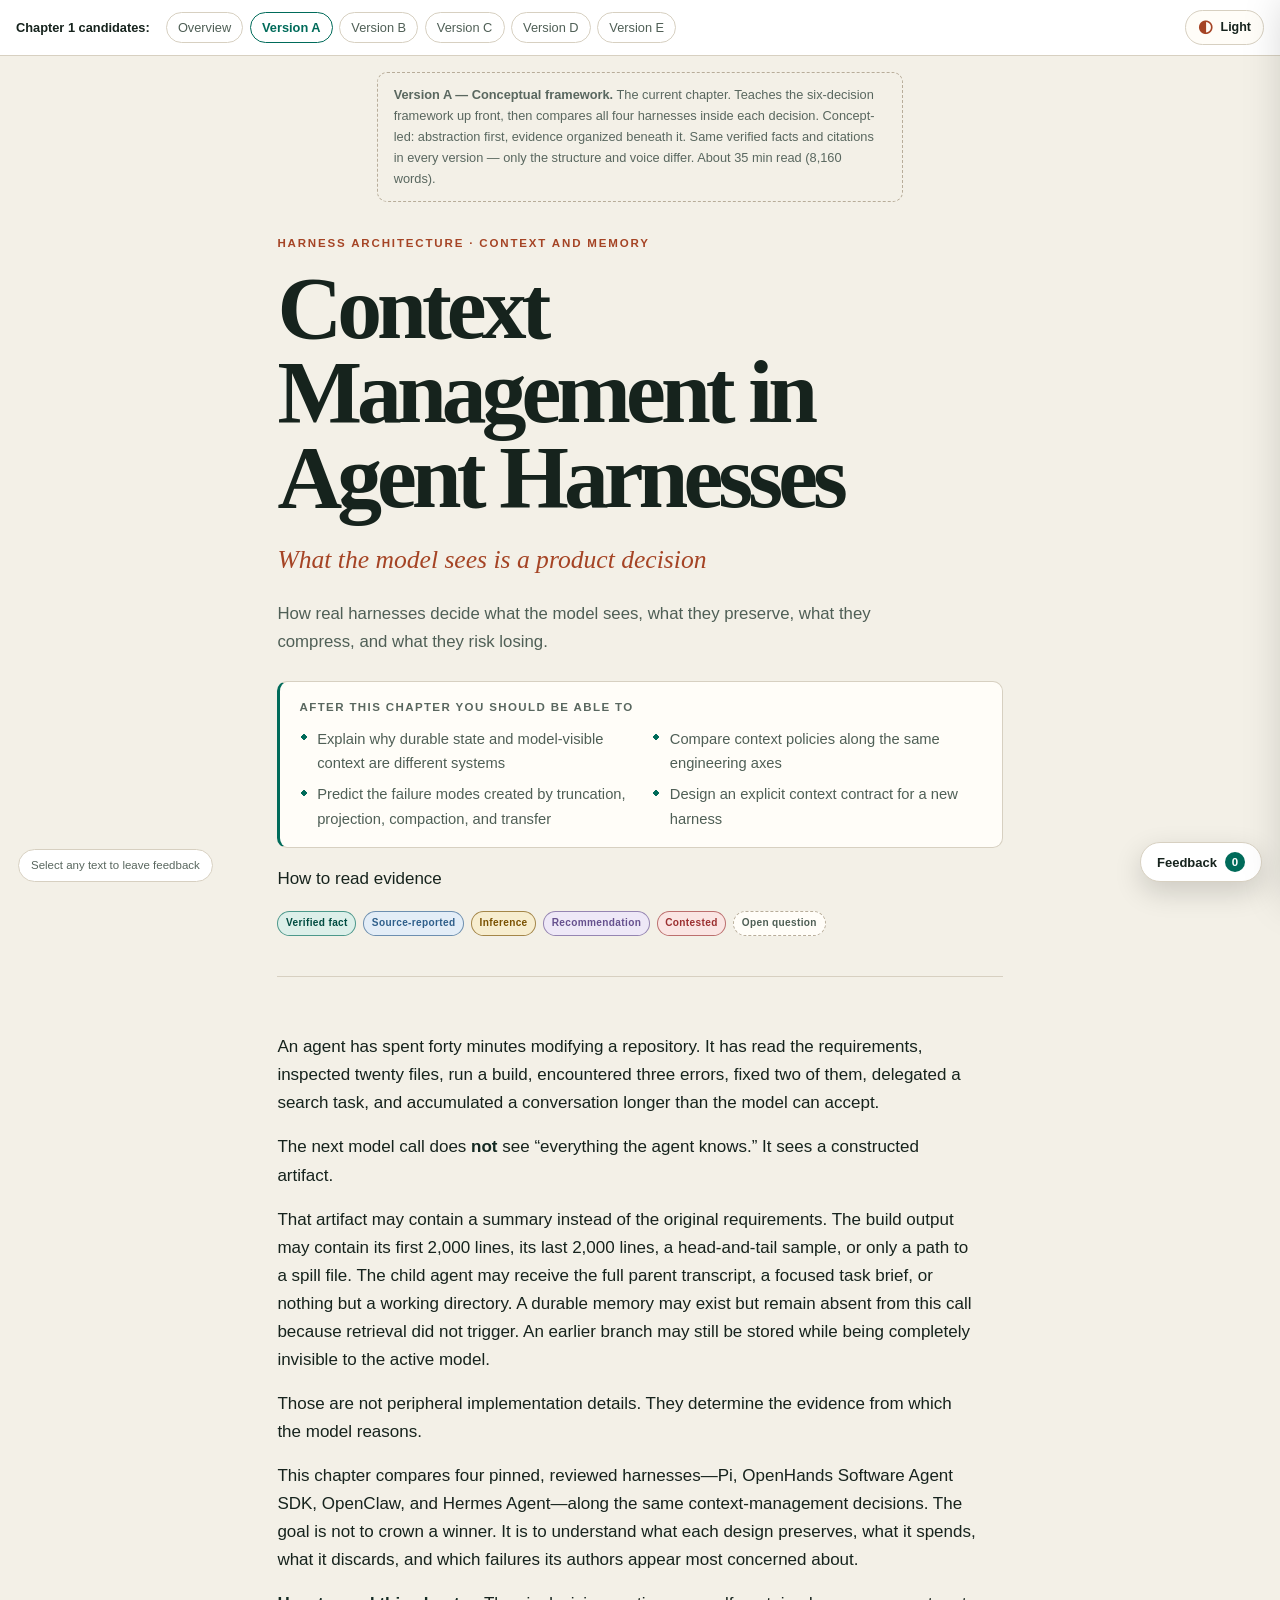
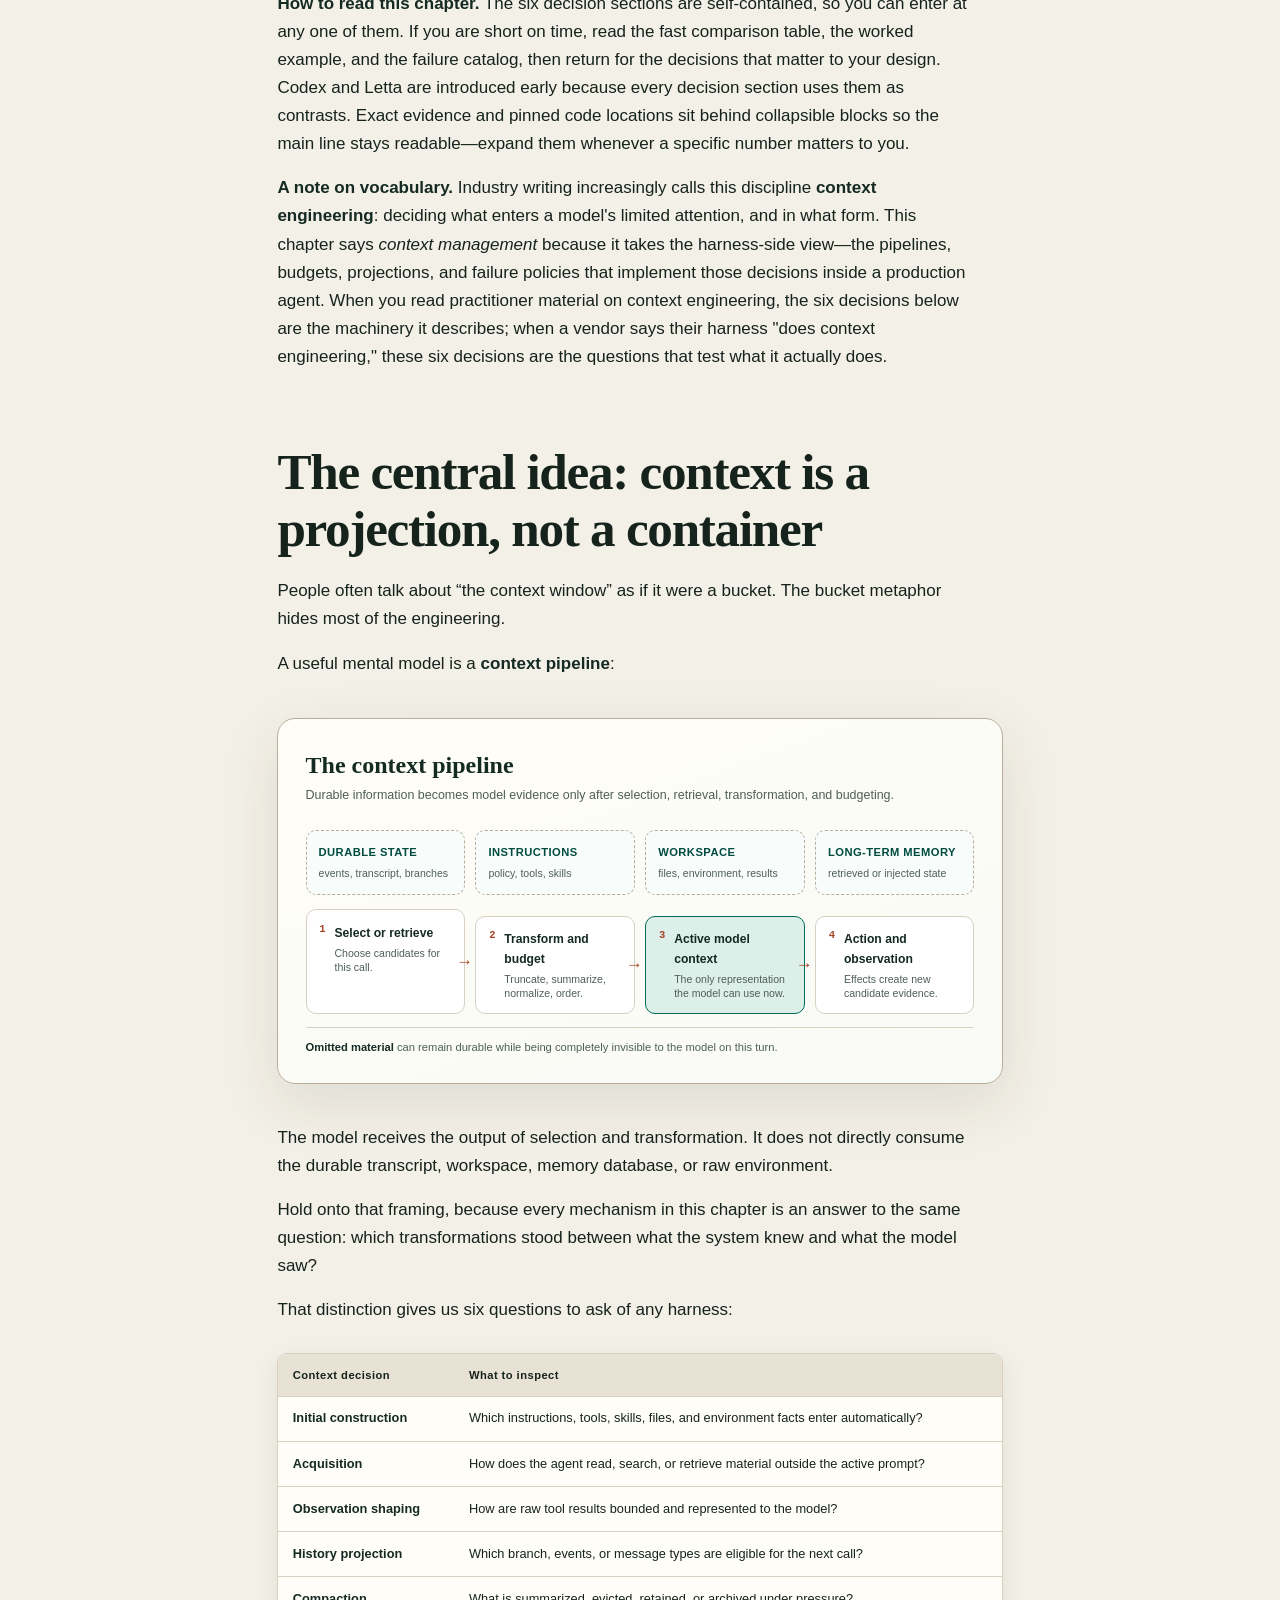
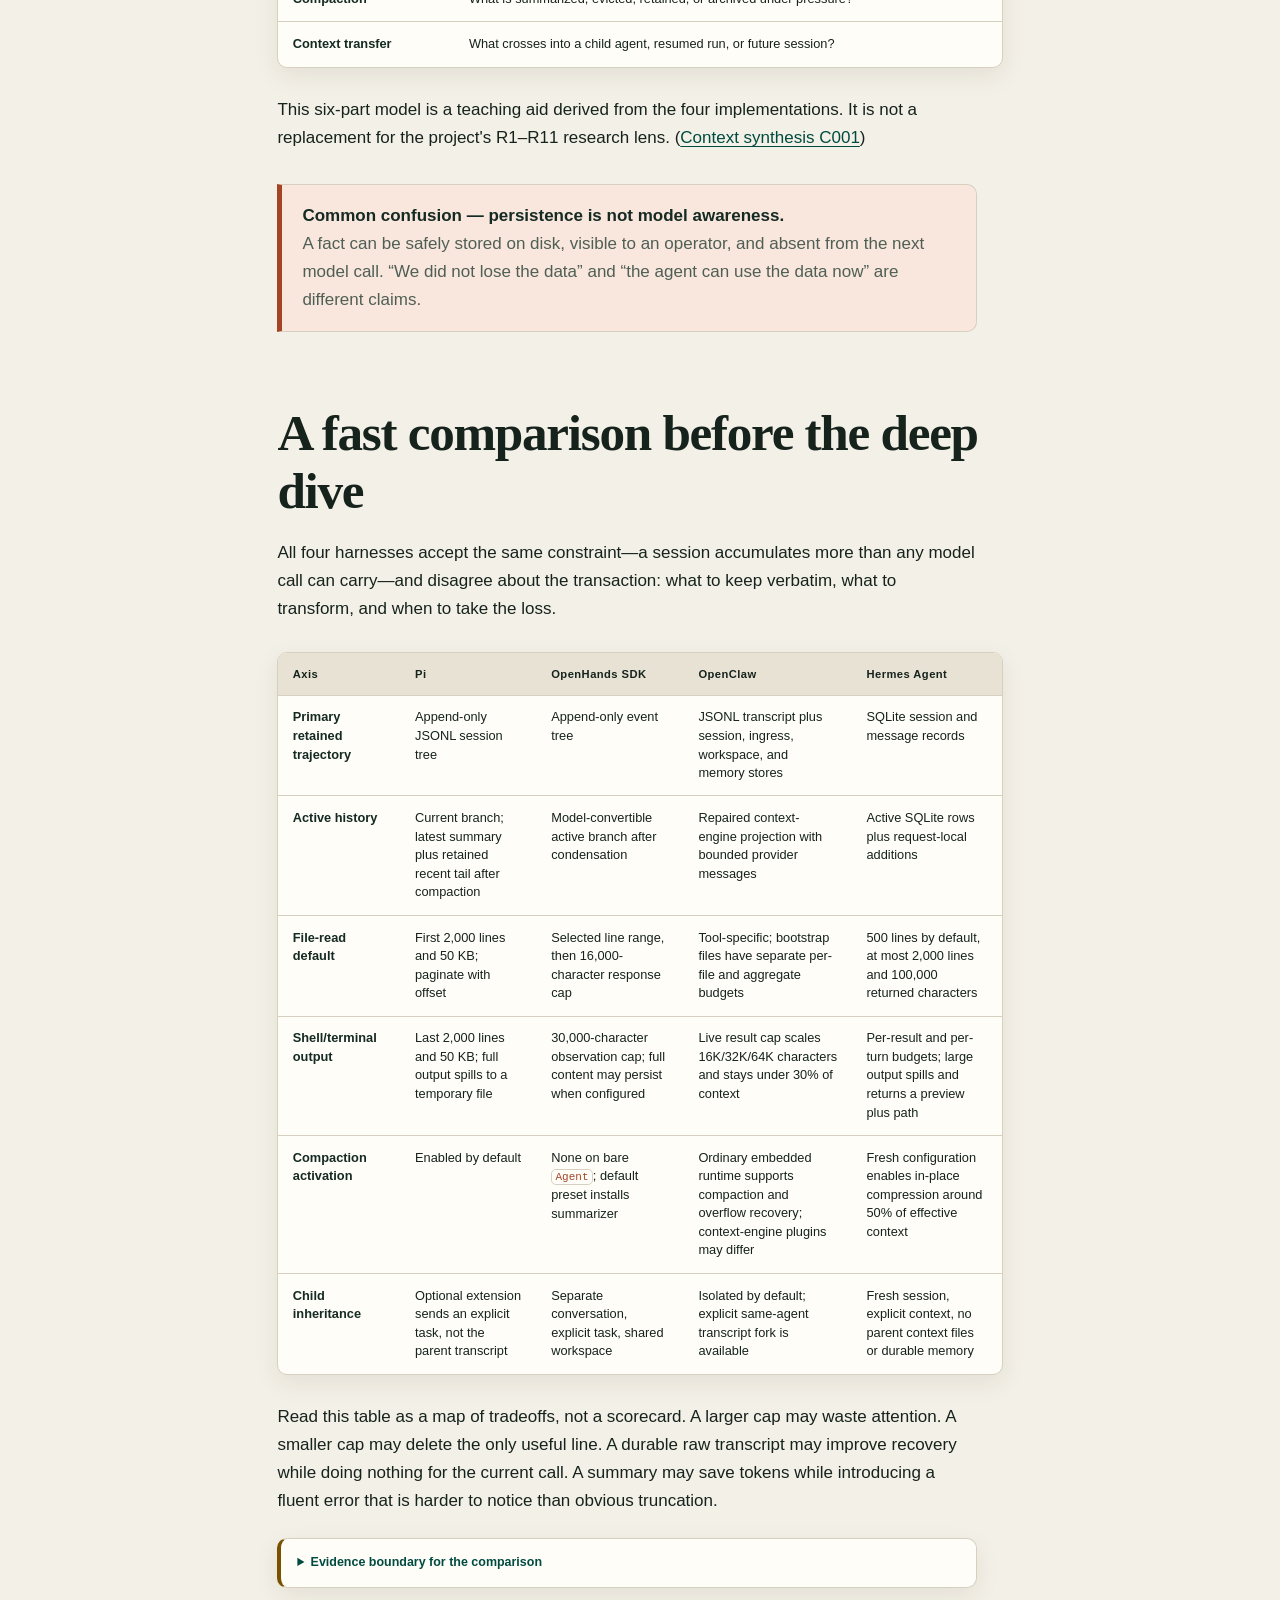
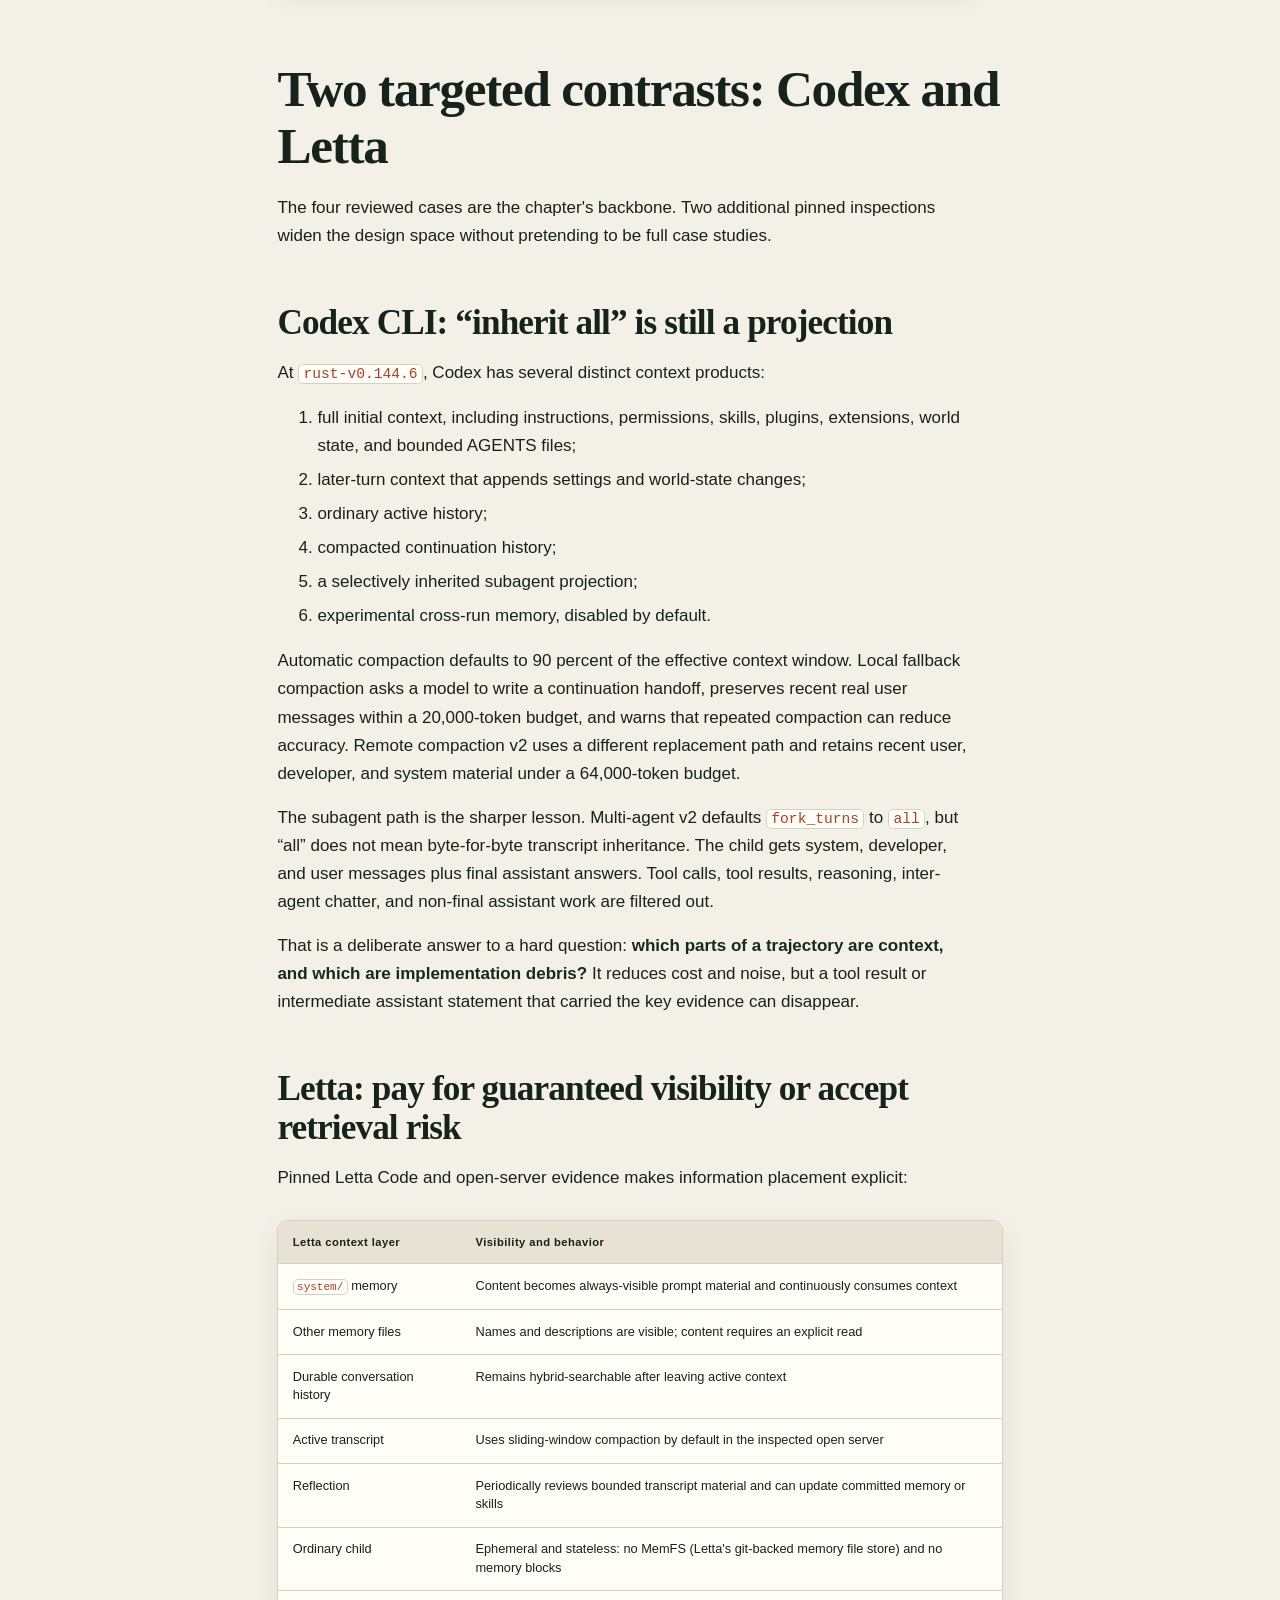
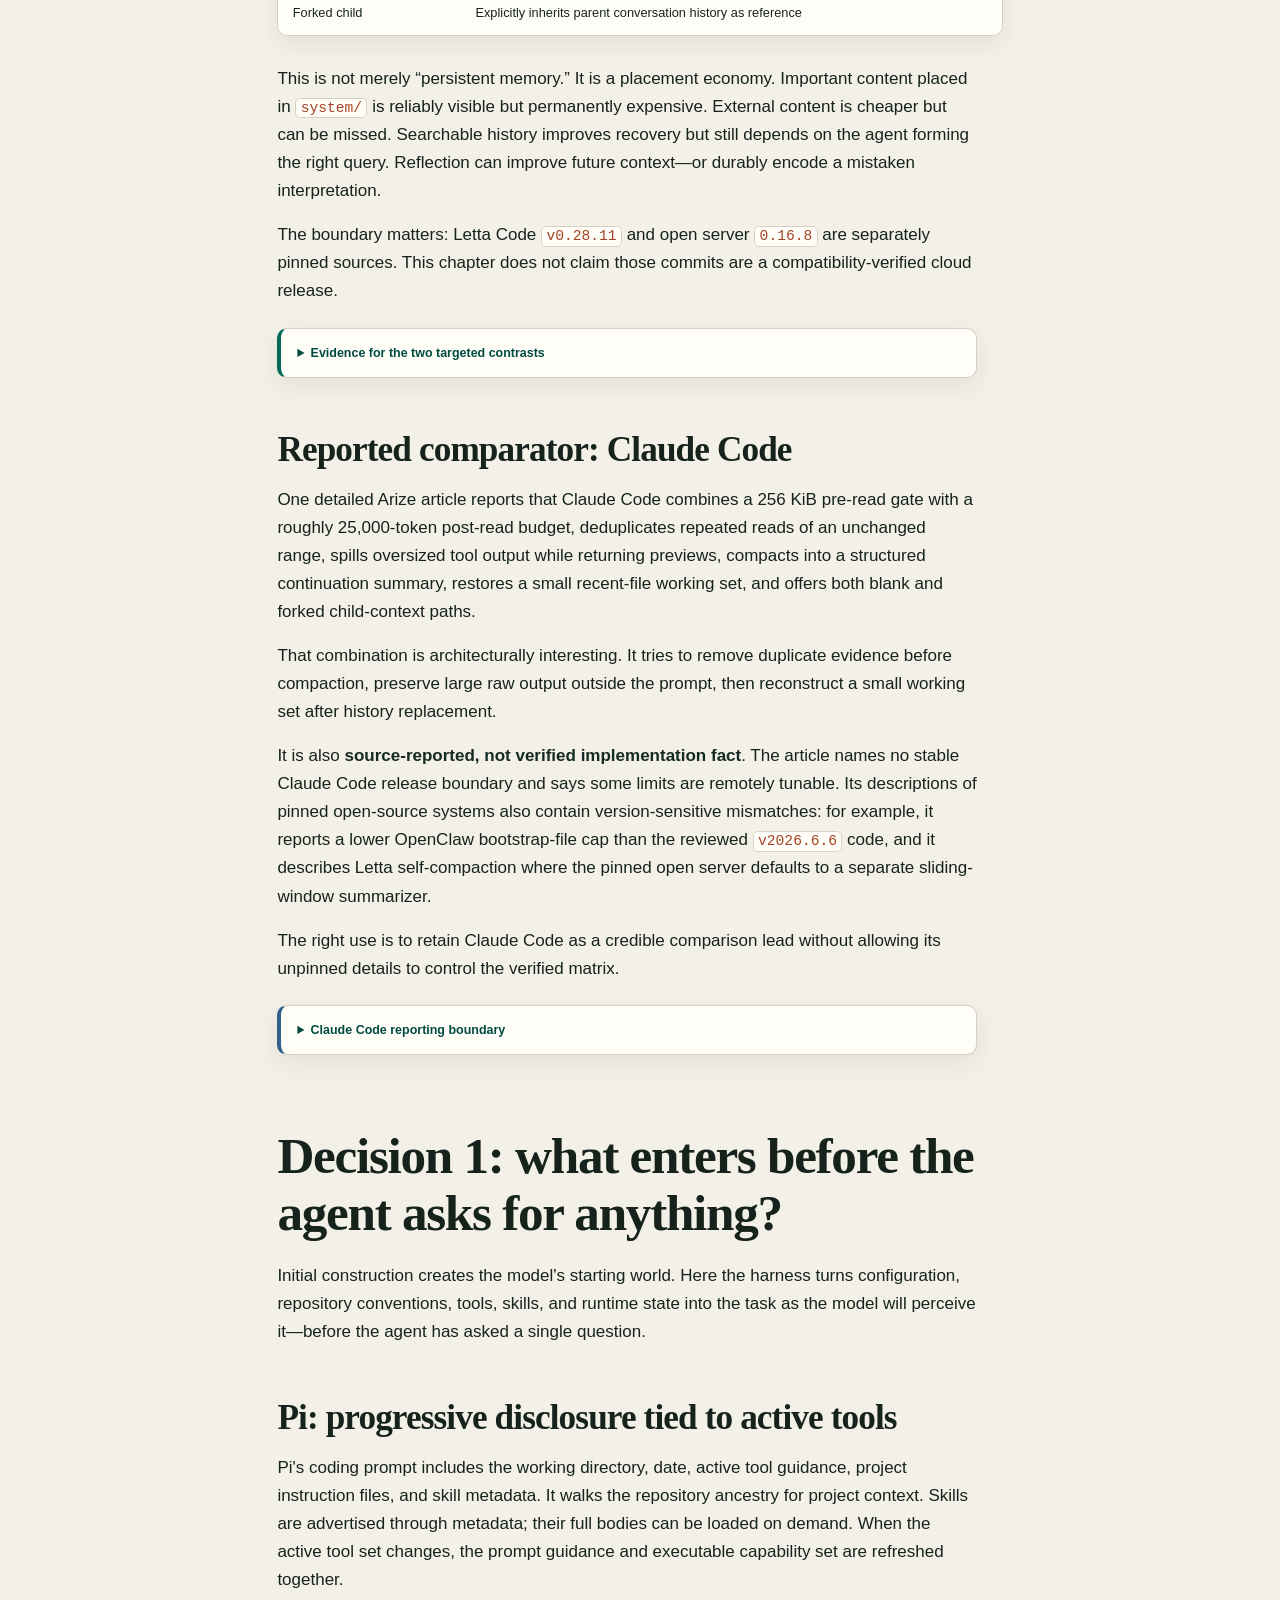
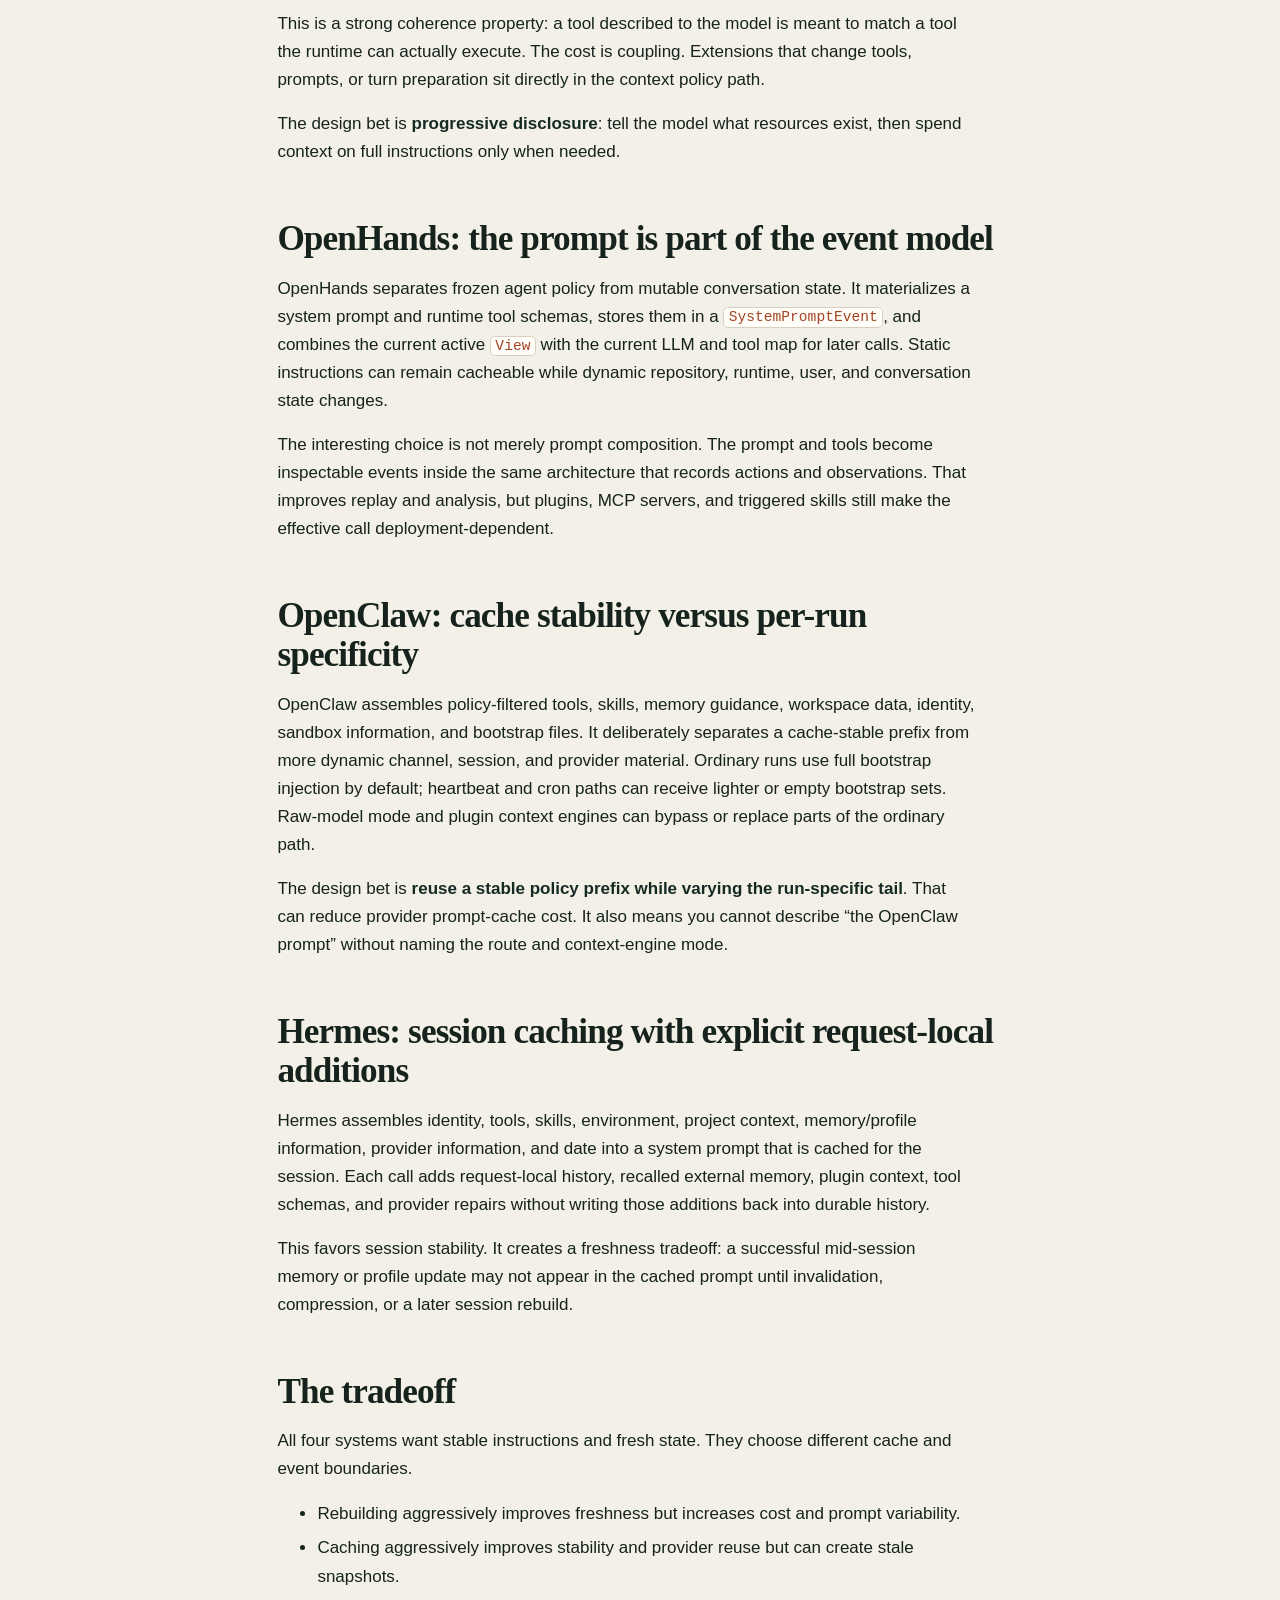
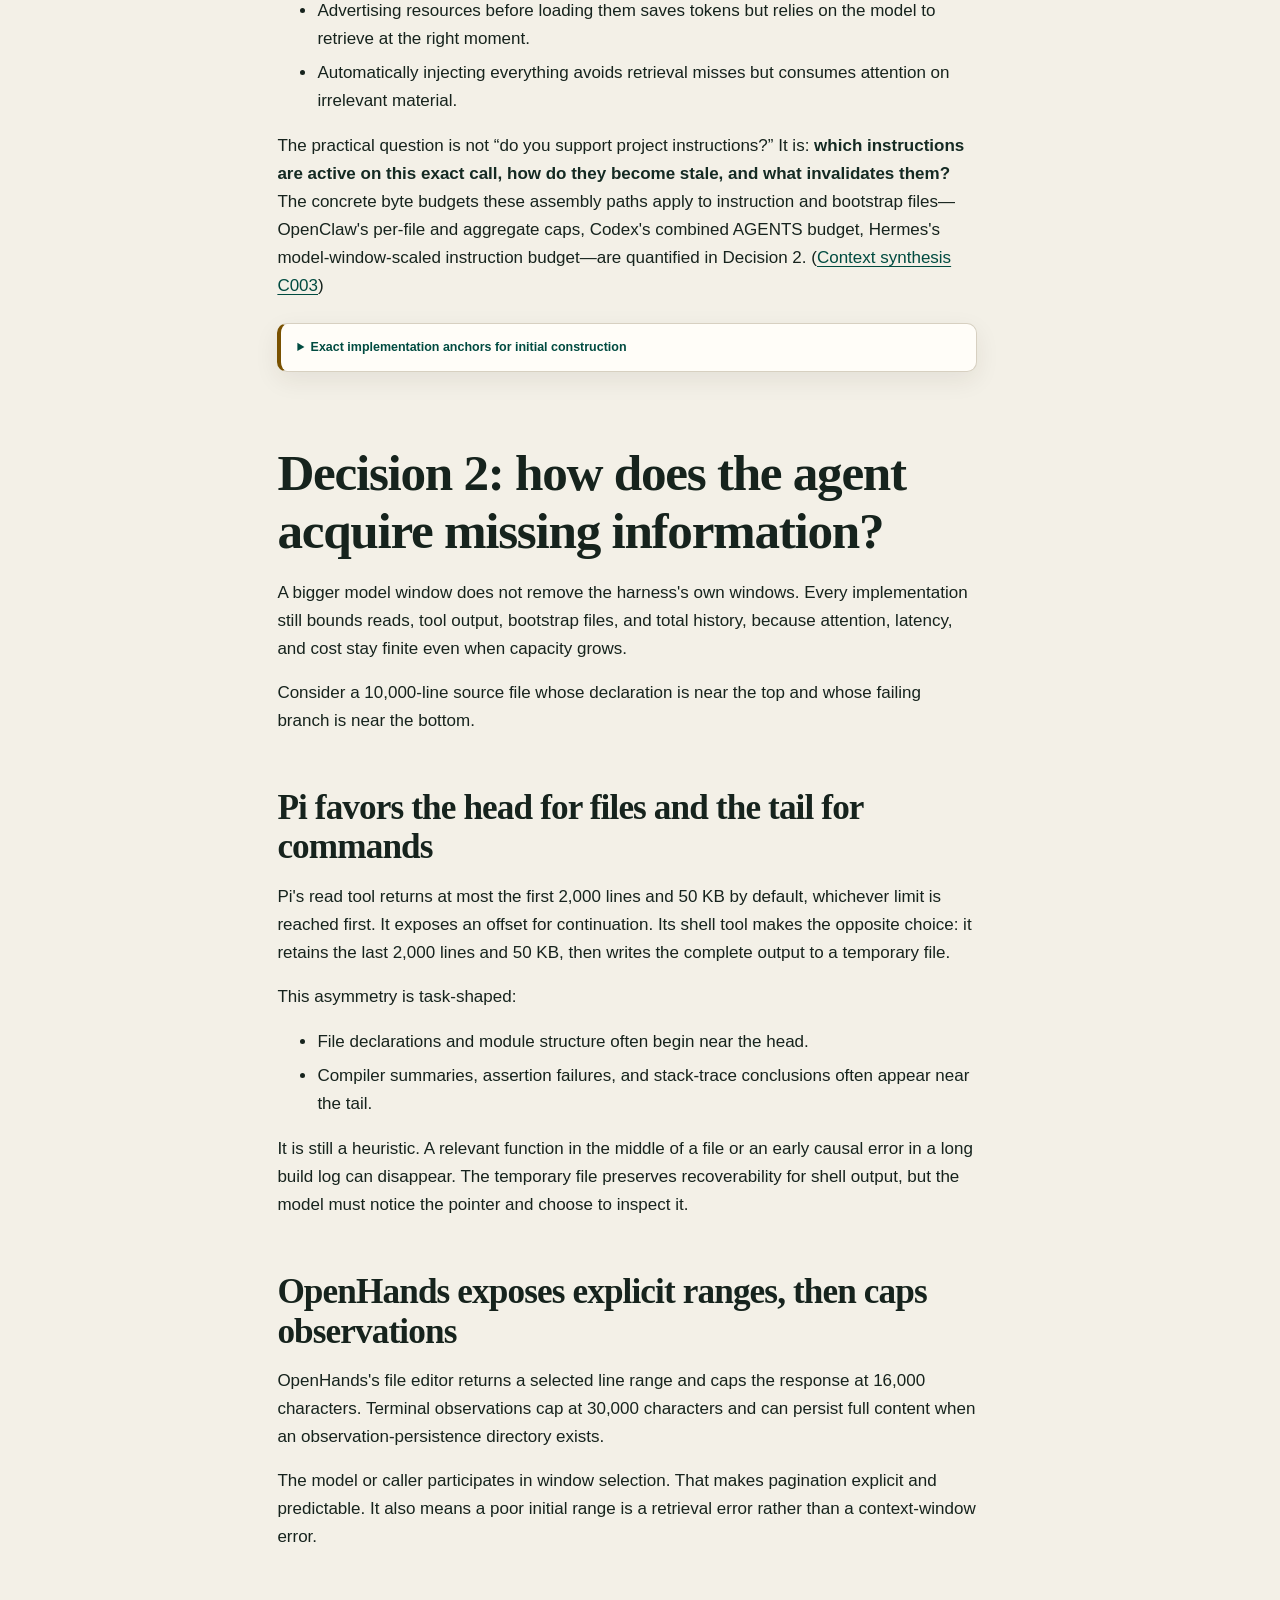
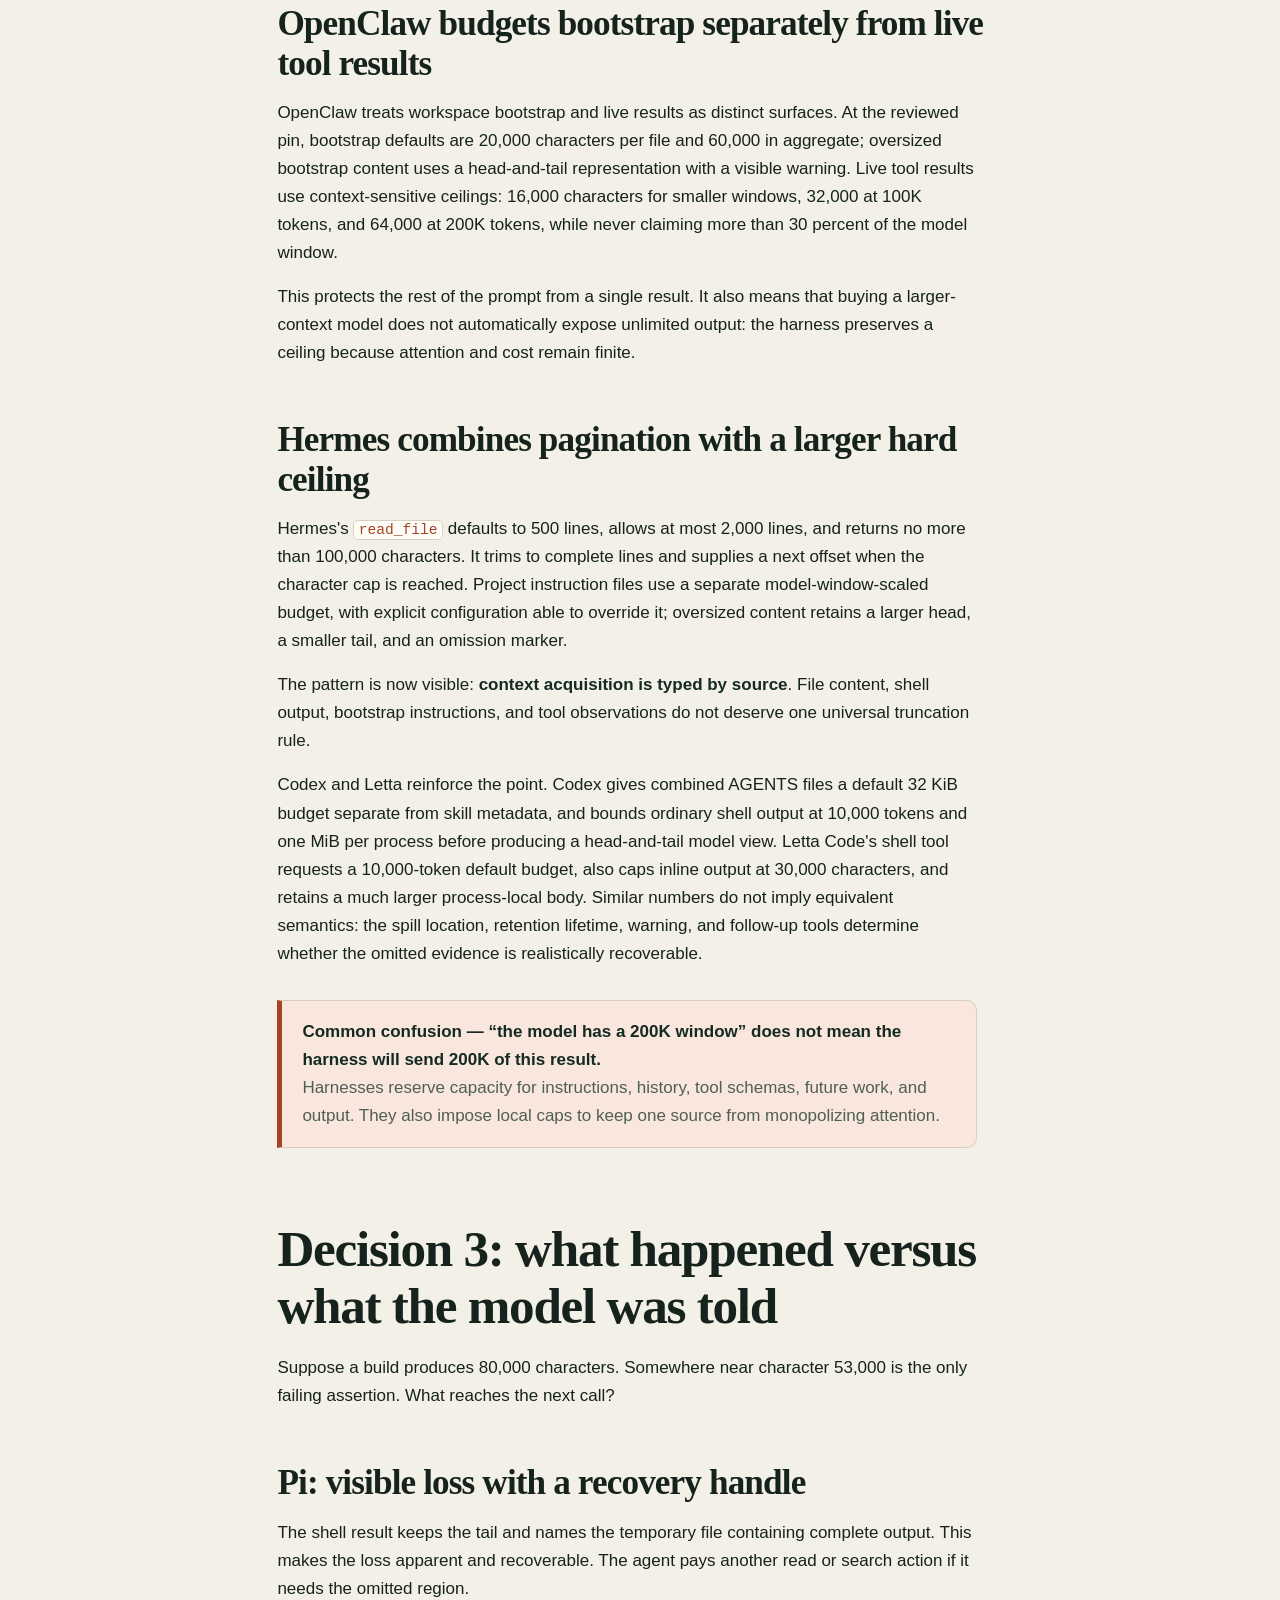
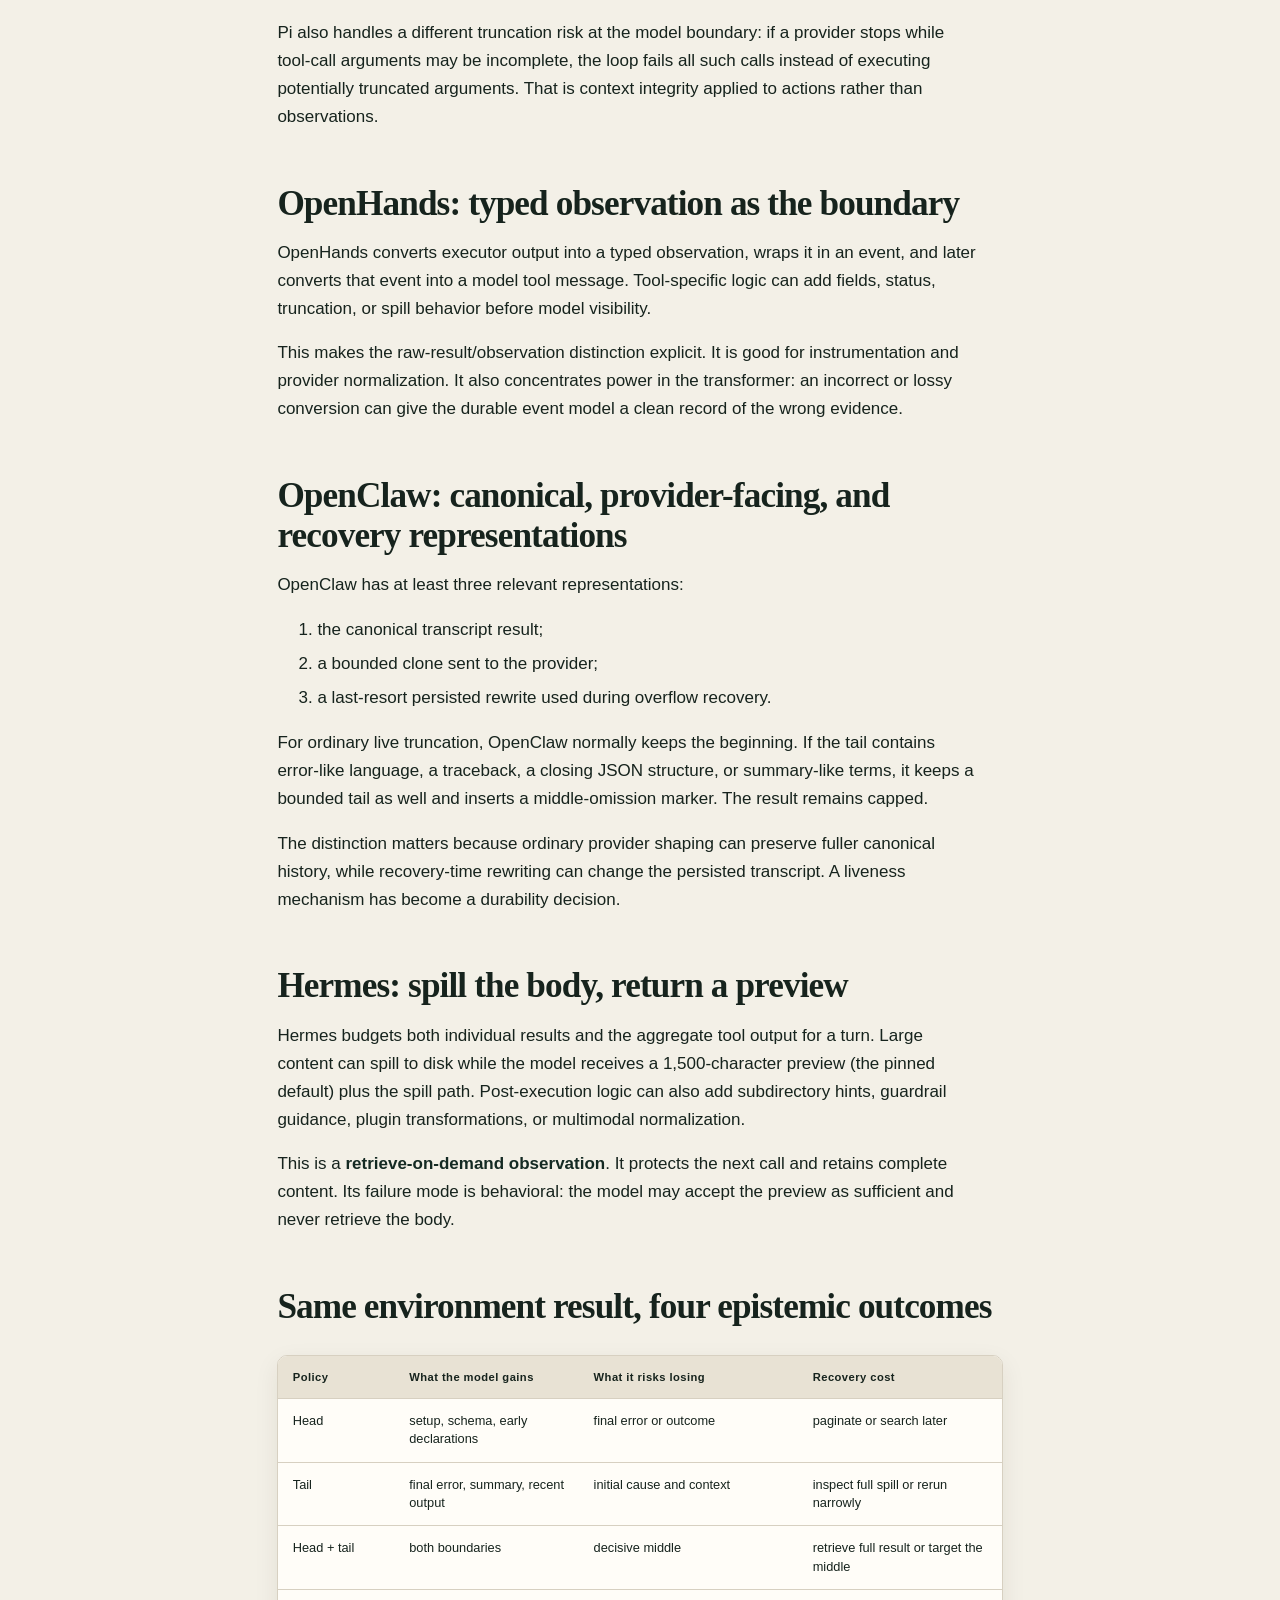
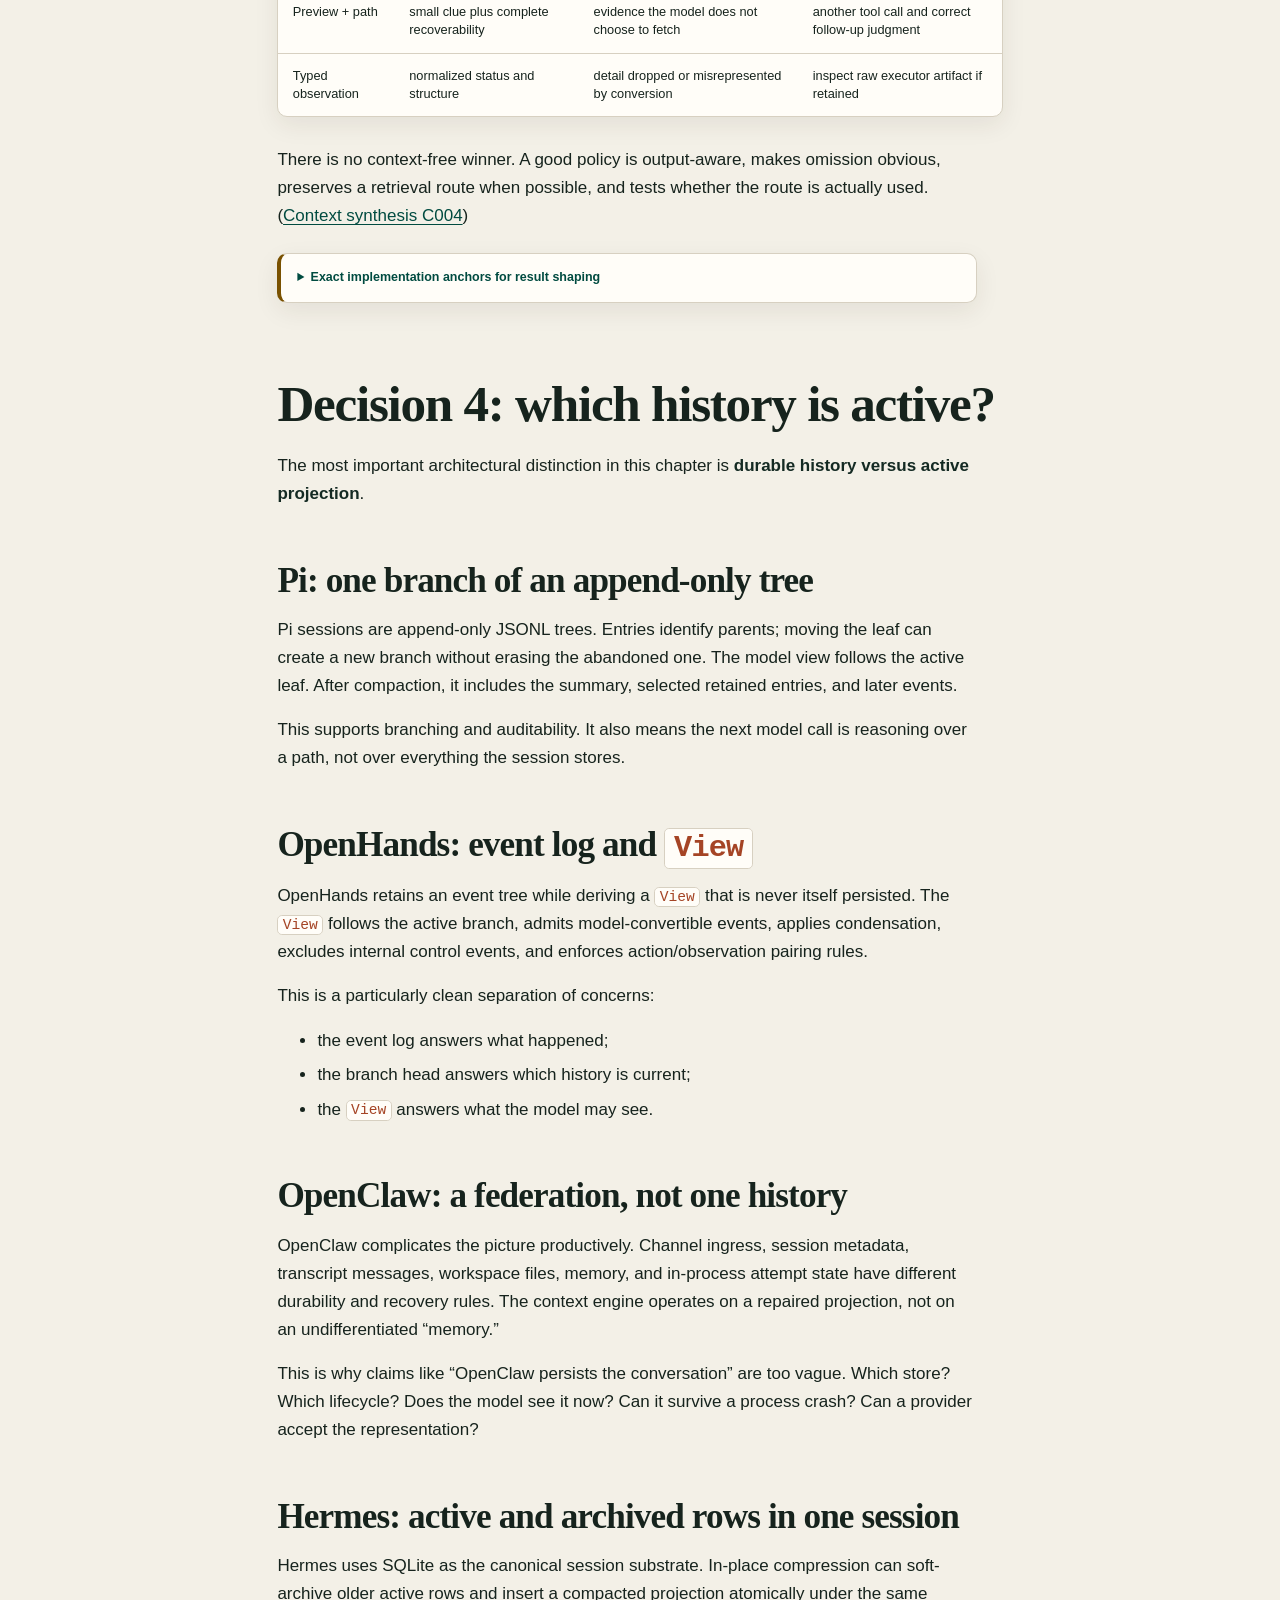
<file: site-variants/version-a.html>
<!doctype html>
<html lang="en" data-theme="system">
<head>
  <meta charset="utf-8">
  <meta name="viewport" content="width=device-width, initial-scale=1">
  <meta name="color-scheme" content="light dark">
  <title>Context Management in Agent Harnesses · Chapter 1 candidates</title>
  <link rel="stylesheet" href="assets/styles.css">
  <style>
  .variant-bar { position: sticky; top: 0; z-index: 80; display: flex; flex-wrap: wrap; gap: 0.4rem; align-items: center; padding: 0.6rem 1rem; border-bottom: 1px solid var(--line); background: var(--surface-raised); font-size: 0.8rem; }
  .variant-bar strong { margin-right: 0.6rem; }
  .variant-bar a { padding: 0.25rem 0.7rem; border: 1px solid var(--line); border-radius: 999px; color: var(--ink-soft); text-decoration: none; }
  .variant-bar a[aria-current="page"] { border-color: var(--teal); color: var(--teal); font-weight: 700; }
  .variant-note { max-width: var(--measure); margin: 1rem auto 0; padding: 0.7rem 1rem; border: 1px dashed var(--line-strong); border-radius: var(--radius-small); color: var(--ink-faint); font-size: 0.8rem; }
  .variant-article { max-width: calc(var(--measure) + 4rem); margin: 0 auto; padding: 2rem 1.2rem 4rem; }
  .variant-cards { display: grid; grid-template-columns: repeat(auto-fit, minmax(19rem, 1fr)); gap: 1rem; max-width: 70rem; margin: 2rem auto; padding: 0 1.2rem; }
  .variant-cards article { padding: 1.2rem; border: 1px solid var(--line); border-radius: var(--radius); background: var(--surface); }
  .variant-cards h2 { margin: 0 0 0.5rem; font-size: 1.05rem; }
  .variant-cards p { margin: 0 0 0.9rem; color: var(--ink-soft); font-size: 0.88rem; }
  .variant-cards .meta { color: var(--ink-faint); font-size: 0.75rem; margin-bottom: 0.6rem; }

  /* Version E comparison figures */
  .prose figure[class^="fig-"] { margin: 2rem 0; padding: 1.1rem 1.2rem 1rem; border: 1px solid var(--line); border-radius: var(--radius-small); background: var(--surface); }
  .prose figure[class^="fig-"] figcaption { margin-bottom: 0.9rem; font-size: 0.85rem; color: var(--ink-soft); }
  .fig-note { margin: 0.8rem 0 0; font-size: 0.75rem; color: var(--ink-faint); }
  /* per-harness mechanism flows */
  .flow { display: flex; flex-wrap: wrap; gap: 0.45rem; align-items: center; }
  .flow + .flow { margin-top: 0.7rem; padding-top: 0.7rem; border-top: 1px dashed var(--line); }
  .fnode { display: inline-flex; flex-direction: column; gap: 1px; max-width: 15rem; padding: 0.45rem 0.75rem; border: 1.5px solid var(--line-strong); border-radius: 8px; background: var(--surface-raised); font-size: 0.75rem; font-weight: 700; }
  .fnode small { font-weight: 450; color: var(--ink-faint); }
  .fnode.src { border-style: dashed; font-weight: 600; }
  .fnode.cache { border-color: var(--gold); }
  .fnode.call { border-color: var(--teal); box-shadow: 0 0 0 3px var(--teal-soft); }
  .fnode.risk { border-style: dashed; border-color: var(--rust); }
  .farrow { color: var(--ink-faint); font-weight: 800; }
  /* assembly stack */
  .stack-rows { display: flex; flex-direction: column; gap: 0.45rem; }
  .stack-row { display: grid; grid-template-columns: 8.5rem 1fr; gap: 0.6rem; align-items: stretch; }
  .stack-label { align-self: center; font-size: 0.72rem; font-weight: 750; color: var(--ink-faint); text-align: right; }
  .stack-seg { padding: 0.5rem 0.8rem; border-radius: 8px; font-size: 0.78rem; }
  .stack-seg.core { background: var(--teal-soft); color: var(--teal-strong); }
  .stack-seg.session { background: var(--blue-soft); color: var(--blue); }
  .stack-seg.turn { background: var(--gold-soft); color: var(--gold); }
  /* window bars */
  .win-rows, .fate-rows { display: flex; flex-direction: column; gap: 0.55rem; }
  .win-row { display: grid; grid-template-columns: 13rem 1fr 9rem; gap: 0.7rem; align-items: center; }
  .win-label { font-size: 0.76rem; font-weight: 700; }
  .win-label small { display: block; font-weight: 500; color: var(--ink-faint); }
  .win-bar { display: flex; height: 14px; overflow: hidden; border-radius: 999px; border: 1px solid var(--line); }
  .win-bar i.keep { background: var(--teal); }
  .win-bar i.drop { background: var(--line); opacity: 0.45; }
  .win-note { font-size: 0.7rem; color: var(--ink-faint); }
  /* result fates */
  .fate-row { display: grid; grid-template-columns: 6.5rem 1fr 1fr; gap: 0.7rem; align-items: stretch; }
  .fate-label { align-self: center; font-size: 0.78rem; font-weight: 750; }
  .fate-model { padding: 0.45rem 0.7rem; border-radius: 8px; background: var(--teal-soft); color: var(--teal-strong); font-size: 0.74rem; }
  .fate-durable { padding: 0.45rem 0.7rem; border: 1px dashed var(--line-strong); border-radius: 8px; color: var(--ink-faint); font-size: 0.74rem; }
  /* branch projection */
  .branch-canvas { display: flex; flex-direction: column; gap: 0.9rem; overflow-x: auto; padding: 0.3rem 0; }
  .branch-lane { display: flex; align-items: center; gap: 0; white-space: nowrap; }
  .branch-lane.faded { opacity: 0.45; }
  .bnode { padding: 0.3rem 0.6rem; border: 1px solid var(--line-strong); border-radius: 8px; font-size: 0.72rem; background: var(--surface-raised); }
  .bnode.active { border-color: var(--teal); color: var(--teal); font-weight: 750; }
  .bnode.summary { border-color: var(--gold); color: var(--gold); }
  .bnode.abandoned { border-style: dashed; }
  .bedge { width: 1.4rem; height: 1px; background: var(--line-strong); flex: none; }
  /* posture + inheritance axes */
  .posture-axis { display: grid; grid-template-columns: 7rem 1fr 7rem; gap: 0.6rem; align-items: start; }
  .pole { padding-top: 0.1rem; font-size: 0.72rem; font-weight: 750; color: var(--ink-soft); text-align: center; }
  .pole small { display: block; font-weight: 500; color: var(--ink-faint); }
  .axis-line, .inherit-axis { position: relative; display: block; height: 9.5rem; }
  .axis-line::before, .inherit-axis::before { content: ""; position: absolute; top: 0.55rem; right: 0; left: 0; height: 3px; border-radius: 999px; background: linear-gradient(90deg, var(--teal), var(--rust)); }
  .ptick, .itick { position: absolute; top: 0; width: 8.5rem; margin-left: -4.25rem; text-align: center; font-size: 0.68rem; }
  .ptick::before, .itick::before { content: ""; display: block; width: 11px; height: 11px; margin: 0 auto 0.35rem; border: 2px solid var(--paper); border-radius: 50%; background: var(--ink); }
  .ptick b, .itick b { display: block; }
  .ptick small, .itick small { color: var(--ink-faint); line-height: 1.25; display: block; }
  .axis-line .ptick:nth-of-type(even) b, .inherit-axis .itick:nth-of-type(even) b { margin-top: 3.4rem; }
  .inherit-axis { height: 9rem; margin: 0.4rem 0 0; }
  /* placement quadrant */
  .quad-grid { display: grid; grid-template-columns: 1fr 1fr; gap: 0.6rem; }
  .quad-cell { display: flex; flex-direction: column; gap: 0.25rem; padding: 0.75rem 0.9rem; border: 1px solid var(--line); border-radius: 8px; font-size: 0.74rem; }
  .quad-cell b { font-size: 0.8rem; }
  .quad-cell small { color: var(--ink-faint); }
  .q-cost { margin-top: 0.2rem; color: var(--ink-soft); font-style: italic; }
  .q-tl { background: var(--teal-soft); } .q-tr { background: var(--blue-soft); } .q-bl { background: var(--gold-soft); } .q-br { background: var(--violet-soft); }
  /* profiles */
  .profile-cards { display: grid; grid-template-columns: repeat(auto-fit, minmax(12rem, 1fr)); gap: 0.6rem; }
  .p-card { display: flex; flex-direction: column; gap: 0.3rem; padding: 0.85rem 0.95rem; border: 1px solid var(--line); border-left: 3px solid var(--teal); border-radius: 8px; background: var(--surface-raised); font-size: 0.74rem; }
  .p-card b { font-size: 0.85rem; }
  .p-card em { color: var(--rust); font-style: normal; font-weight: 650; }
  .p-card span { color: var(--ink-soft); }
  @media (max-width: 700px) {
    .win-row { grid-template-columns: 1fr; gap: 0.25rem; }
    .fate-row { grid-template-columns: 1fr; }
    .posture-axis { grid-template-columns: 1fr; }
    .quad-grid { grid-template-columns: 1fr; }
    .axis-line, .inherit-axis { height: auto; min-height: 8rem; }
  }
</style>
  <script defer src="assets/site.js"></script>
  <script defer src="assets/annotator.js"></script>
</head>
<body class="chapter-page">
  <div class="variant-bar" role="navigation" aria-label="Chapter versions">
    <strong>Chapter 1 candidates:</strong>
    <a href="index.html">Overview</a>
    <a href="version-a.html" aria-current="page">Version A</a>
    <a href="version-b.html">Version B</a>
    <a href="version-c.html">Version C</a>
    <a href="version-d.html">Version D</a>
    <a href="version-e.html">Version E</a>
    <button class="theme-toggle" type="button" data-theme-toggle aria-label="Use dark theme" title="Change color theme" style="margin-left:auto"><span class="theme-icon" aria-hidden="true">◐</span><span class="theme-label">Theme</span></button>
  </div>
  
  <p class="variant-note"><strong>Version A — Conceptual framework.</strong> The current chapter. Teaches the six-decision framework up front, then compares all four harnesses inside each decision. Concept-led: abstraction first, evidence organized beneath it. Same verified facts and citations in every version — only the structure and voice differ. About 35 min read (8,160 words).</p>
  <main id="main-content" tabindex="-1">
    <article class="chapter-article variant-article">
      <header class="chapter-header">
        <p class="eyebrow">Harness architecture · Context and memory</p>
        <h1>Context Management in Agent Harnesses</h1>
        <p class="chapter-subtitle">What the model sees is a product decision</p>
        <p class="chapter-summary">How real harnesses decide what the model sees, what they preserve, what they compress, and what they risk losing.</p>
        <div class="chapter-objectives">
          <p id="chapter-objectives-title">After this chapter you should be able to</p>
          <ul aria-labelledby="chapter-objectives-title">
            <li>Explain why durable state and model-visible context are different systems</li>
            <li>Compare context policies along the same engineering axes</li>
            <li>Predict the failure modes created by truncation, projection, compaction, and transfer</li>
            <li>Design an explicit context contract for a new harness</li>
          </ul>
        </div>
        <div class="evidence-legend" aria-labelledby="evidence-legend-title">
          <p id="evidence-legend-title">How to read evidence</p>
          <ul class="epistemic-key">
            <li class="kind-fact">Verified fact</li>
            <li class="kind-reported">Source-reported</li>
            <li class="kind-inference">Inference</li>
            <li class="kind-recommendation">Recommendation</li>
            <li class="kind-contested">Contested</li>
            <li class="kind-open">Open question</li>
          </ul>
        </div>
      </header>
      <div class="prose chapter-prose"><p>An agent has spent forty minutes modifying a repository. It has read the requirements, inspected twenty files, run a build, encountered three errors, fixed two of them, delegated a search task, and accumulated a conversation longer than the model can accept.</p>
<p>The next model call does <strong>not</strong> see “everything the agent knows.” It sees a constructed artifact.</p>
<p>That artifact may contain a summary instead of the original requirements. The build output may contain its first 2,000 lines, its last 2,000 lines, a head-and-tail sample, or only a path to a spill file. The child agent may receive the full parent transcript, a focused task brief, or nothing but a working directory. A durable memory may exist but remain absent from this call because retrieval did not trigger. An earlier branch may still be stored while being completely invisible to the active model.</p>
<p>Those are not peripheral implementation details. They determine the evidence from which the model reasons.</p>
<p>This chapter compares four pinned, reviewed harnesses—Pi, OpenHands Software Agent SDK, OpenClaw, and Hermes Agent—along the same context-management decisions. The goal is not to crown a winner. It is to understand what each design preserves, what it spends, what it discards, and which failures its authors appear most concerned about.</p>
<p><strong>How to read this chapter.</strong> The six decision sections are self-contained, so you can enter at any one of them. If you are short on time, read the fast comparison table, the worked example, and the failure catalog, then return for the decisions that matter to your design. Codex and Letta are introduced early because every decision section uses them as contrasts. Exact evidence and pinned code locations sit behind collapsible blocks so the main line stays readable—expand them whenever a specific number matters to you.</p>
<p><strong>A note on vocabulary.</strong> Industry writing increasingly calls this discipline <strong>context engineering</strong>: deciding what enters a model&#39;s limited attention, and in what form. This chapter says <em>context management</em> because it takes the harness-side view—the pipelines, budgets, projections, and failure policies that implement those decisions inside a production agent. When you read practitioner material on context engineering, the six decisions below are the machinery it describes; when a vendor says their harness &quot;does context engineering,&quot; these six decisions are the questions that test what it actually does.</p>
<h2 id="the-central-idea-context-is-a-projection-not-a-container">The central idea: context is a projection, not a container<a class="heading-anchor" href="#the-central-idea-context-is-a-projection-not-a-container" aria-label="Link to The central idea: context is a projection, not a container">#</a></h2>
<p>People often talk about “the context window” as if it were a bucket. The bucket metaphor hides most of the engineering.</p>
<p>A useful mental model is a <strong>context pipeline</strong>:</p>
<figure class="context-map" aria-labelledby="context-map-caption">
  <figcaption id="context-map-caption">
    <strong>The context pipeline</strong>
    <span>Durable information becomes model evidence only after selection, retrieval, transformation, and budgeting.</span>
  </figcaption>
  <div class="context-sources" aria-label="Candidate information sources">
    <article><span>Durable state</span><small>events, transcript, branches</small></article>
    <article><span>Instructions</span><small>policy, tools, skills</small></article>
    <article><span>Workspace</span><small>files, environment, results</small></article>
    <article><span>Long-term memory</span><small>retrieved or injected state</small></article>
  </div>
  <ol class="context-flow" aria-label="Context construction stages">
    <li><b>1</b><span><strong>Select or retrieve</strong><small>Choose candidates for this call.</small></span></li>
    <li><b>2</b><span><strong>Transform and budget</strong><small>Truncate, summarize, normalize, order.</small></span></li>
    <li class="active-context"><b>3</b><span><strong>Active model context</strong><small>The only representation the model can use now.</small></span></li>
    <li><b>4</b><span><strong>Action and observation</strong><small>Effects create new candidate evidence.</small></span></li>
  </ol>
  <p class="omission-note"><strong>Omitted material</strong> can remain durable while being completely invisible to the model on this turn.</p>
</figure>

<p>The model receives the output of selection and transformation. It does not directly consume the durable transcript, workspace, memory database, or raw environment.</p>
<p>Hold onto that framing, because every mechanism in this chapter is an answer to the same question: which transformations stood between what the system knew and what the model saw?</p>
<p>That distinction gives us six questions to ask of any harness:</p>
<div class="table-scroll" role="region" aria-label="Scrollable comparison table" tabindex="0"><table>
<thead>
<tr>
<th>Context decision</th>
<th>What to inspect</th>
</tr>
</thead>
<tbody><tr>
<td><strong>Initial construction</strong></td>
<td>Which instructions, tools, skills, files, and environment facts enter automatically?</td>
</tr>
<tr>
<td><strong>Acquisition</strong></td>
<td>How does the agent read, search, or retrieve material outside the active prompt?</td>
</tr>
<tr>
<td><strong>Observation shaping</strong></td>
<td>How are raw tool results bounded and represented to the model?</td>
</tr>
<tr>
<td><strong>History projection</strong></td>
<td>Which branch, events, or message types are eligible for the next call?</td>
</tr>
<tr>
<td><strong>Compaction</strong></td>
<td>What is summarized, evicted, retained, or archived under pressure?</td>
</tr>
<tr>
<td><strong>Context transfer</strong></td>
<td>What crosses into a child agent, resumed run, or future session?</td>
</tr>
</tbody></table></div>
<p>This six-part model is a teaching aid derived from the four implementations. It is not a replacement for the project&#39;s R1–R11 research lens. (<a href="../research/claims/context-management-across-harnesses.md#c001">Context synthesis C001</a>)</p>
<blockquote class="callout confusion"><p><strong>Common confusion — persistence is not model awareness.</strong></p>
<p>A fact can be safely stored on disk, visible to an operator, and absent from the next model call. “We did not lose the data” and “the agent can use the data now” are different claims.</p>
</blockquote>
<h2 id="a-fast-comparison-before-the-deep-dive">A fast comparison before the deep dive<a class="heading-anchor" href="#a-fast-comparison-before-the-deep-dive" aria-label="Link to A fast comparison before the deep dive">#</a></h2>
<p>All four harnesses accept the same constraint—a session accumulates more than any model call can carry—and disagree about the transaction: what to keep verbatim, what to transform, and when to take the loss.</p>
<div class="table-scroll" role="region" aria-label="Scrollable comparison table" tabindex="0"><table>
<thead>
<tr>
<th>Axis</th>
<th>Pi</th>
<th>OpenHands SDK</th>
<th>OpenClaw</th>
<th>Hermes Agent</th>
</tr>
</thead>
<tbody><tr>
<td><strong>Primary retained trajectory</strong></td>
<td>Append-only JSONL session tree</td>
<td>Append-only event tree</td>
<td>JSONL transcript plus session, ingress, workspace, and memory stores</td>
<td>SQLite session and message records</td>
</tr>
<tr>
<td><strong>Active history</strong></td>
<td>Current branch; latest summary plus retained recent tail after compaction</td>
<td>Model-convertible active branch after condensation</td>
<td>Repaired context-engine projection with bounded provider messages</td>
<td>Active SQLite rows plus request-local additions</td>
</tr>
<tr>
<td><strong>File-read default</strong></td>
<td>First 2,000 lines and 50 KB; paginate with offset</td>
<td>Selected line range, then 16,000-character response cap</td>
<td>Tool-specific; bootstrap files have separate per-file and aggregate budgets</td>
<td>500 lines by default, at most 2,000 lines and 100,000 returned characters</td>
</tr>
<tr>
<td><strong>Shell/terminal output</strong></td>
<td>Last 2,000 lines and 50 KB; full output spills to a temporary file</td>
<td>30,000-character observation cap; full content may persist when configured</td>
<td>Live result cap scales 16K/32K/64K characters and stays under 30% of context</td>
<td>Per-result and per-turn budgets; large output spills and returns a preview plus path</td>
</tr>
<tr>
<td><strong>Compaction activation</strong></td>
<td>Enabled by default</td>
<td>None on bare <code>Agent</code>; default preset installs summarizer</td>
<td>Ordinary embedded runtime supports compaction and overflow recovery; context-engine plugins may differ</td>
<td>Fresh configuration enables in-place compression around 50% of effective context</td>
</tr>
<tr>
<td><strong>Child inheritance</strong></td>
<td>Optional extension sends an explicit task, not the parent transcript</td>
<td>Separate conversation, explicit task, shared workspace</td>
<td>Isolated by default; explicit same-agent transcript fork is available</td>
<td>Fresh session, explicit context, no parent context files or durable memory</td>
</tr>
</tbody></table></div>
<p>Read this table as a map of tradeoffs, not a scorecard. A larger cap may waste attention. A smaller cap may delete the only useful line. A durable raw transcript may improve recovery while doing nothing for the current call. A summary may save tokens while introducing a fluent error that is harder to notice than obvious truncation.</p>
<details class="evidence-detail kind-inference" data-evidence-kind="inference">
<summary>Evidence boundary for the comparison</summary>

<ul>
<li>Pi: <a href="../research/sources/cp2-pi-v0.80.6.md#evidence-items-and-claim-references">reviewed source record and exact locations</a></li>
<li>OpenHands: <a href="../research/sources/cp2-openhands-sdk-v1.35.0.md#evidence-items-and-claim-references">reviewed source record and exact locations</a></li>
<li>OpenClaw: <a href="../research/sources/cp2-openclaw-v2026.6.6.md#evidence-items-and-claim-references">reviewed source record and exact locations</a></li>
<li>Hermes: <a href="../research/sources/cp2-hermes-agent-v0.18.2.md#evidence-items-and-claim-references">reviewed source record and exact locations</a></li>
<li>Status: verified implementation facts at the four pinned commits; the comparison and tradeoff language is inference</li>
<li>Limit: configuration, extensions, alternate entry points, and later releases can change concrete behavior</li>
</ul>
</details>

<h2 id="two-targeted-contrasts-codex-and-letta">Two targeted contrasts: Codex and Letta<a class="heading-anchor" href="#two-targeted-contrasts-codex-and-letta" aria-label="Link to Two targeted contrasts: Codex and Letta">#</a></h2>
<p>The four reviewed cases are the chapter&#39;s backbone. Two additional pinned inspections widen the design space without pretending to be full case studies.</p>
<h3 id="codex-cli-inherit-all-is-still-a-projection">Codex CLI: “inherit all” is still a projection<a class="heading-anchor" href="#codex-cli-inherit-all-is-still-a-projection" aria-label="Link to Codex CLI: “inherit all” is still a projection">#</a></h3>
<p>At <code>rust-v0.144.6</code>, Codex has several distinct context products:</p>
<ol>
<li>full initial context, including instructions, permissions, skills, plugins, extensions, world state, and bounded AGENTS files;</li>
<li>later-turn context that appends settings and world-state changes;</li>
<li>ordinary active history;</li>
<li>compacted continuation history;</li>
<li>a selectively inherited subagent projection;</li>
<li>experimental cross-run memory, disabled by default.</li>
</ol>
<p>Automatic compaction defaults to 90 percent of the effective context window. Local fallback compaction asks a model to write a continuation handoff, preserves recent real user messages within a 20,000-token budget, and warns that repeated compaction can reduce accuracy. Remote compaction v2 uses a different replacement path and retains recent user, developer, and system material under a 64,000-token budget.</p>
<p>The subagent path is the sharper lesson. Multi-agent v2 defaults <code>fork_turns</code> to <code>all</code>, but “all” does not mean byte-for-byte transcript inheritance. The child gets system, developer, and user messages plus final assistant answers. Tool calls, tool results, reasoning, inter-agent chatter, and non-final assistant work are filtered out.</p>
<p>That is a deliberate answer to a hard question: <strong>which parts of a trajectory are context, and which are implementation debris?</strong> It reduces cost and noise, but a tool result or intermediate assistant statement that carried the key evidence can disappear.</p>
<h3 id="letta-pay-for-guaranteed-visibility-or-accept-retrieval-risk">Letta: pay for guaranteed visibility or accept retrieval risk<a class="heading-anchor" href="#letta-pay-for-guaranteed-visibility-or-accept-retrieval-risk" aria-label="Link to Letta: pay for guaranteed visibility or accept retrieval risk">#</a></h3>
<p>Pinned Letta Code and open-server evidence makes information placement explicit:</p>
<div class="table-scroll" role="region" aria-label="Scrollable comparison table" tabindex="0"><table>
<thead>
<tr>
<th>Letta context layer</th>
<th>Visibility and behavior</th>
</tr>
</thead>
<tbody><tr>
<td><code>system/</code> memory</td>
<td>Content becomes always-visible prompt material and continuously consumes context</td>
</tr>
<tr>
<td>Other memory files</td>
<td>Names and descriptions are visible; content requires an explicit read</td>
</tr>
<tr>
<td>Durable conversation history</td>
<td>Remains hybrid-searchable after leaving active context</td>
</tr>
<tr>
<td>Active transcript</td>
<td>Uses sliding-window compaction by default in the inspected open server</td>
</tr>
<tr>
<td>Reflection</td>
<td>Periodically reviews bounded transcript material and can update committed memory or skills</td>
</tr>
<tr>
<td>Ordinary child</td>
<td>Ephemeral and stateless: no MemFS (Letta&#39;s git-backed memory file store) and no memory blocks</td>
</tr>
<tr>
<td>Forked child</td>
<td>Explicitly inherits parent conversation history as reference</td>
</tr>
</tbody></table></div>
<p>This is not merely “persistent memory.” It is a placement economy. Important content placed in <code>system/</code> is reliably visible but permanently expensive. External content is cheaper but can be missed. Searchable history improves recovery but still depends on the agent forming the right query. Reflection can improve future context—or durably encode a mistaken interpretation.</p>
<p>The boundary matters: Letta Code <code>v0.28.11</code> and open server <code>0.16.8</code> are separately pinned sources. This chapter does not claim those commits are a compatibility-verified cloud release.</p>
<details class="evidence-detail kind-fact" data-evidence-kind="fact">
<summary>Evidence for the two targeted contrasts</summary>

<ul>
<li><a href="../research/sources/codex-cli-v0.144.6-context.md">Codex CLI context source record</a></li>
<li><a href="../research/sources/letta-code-v0.28.11-context.md">Letta Code and server context source record</a></li>
<li><a href="../research/claims/context-management-across-harnesses.md#c013">Context synthesis C013</a> and <a href="../research/claims/context-management-across-harnesses.md#c014">C014</a></li>
<li>Status: verified implementation facts for bounded pinned surfaces</li>
<li>Limit: neither system received a full harness case study; live service internals and outcome effects remain outside the evidence boundary</li>
</ul>
</details>

<h3 id="reported-comparator-claude-code">Reported comparator: Claude Code<a class="heading-anchor" href="#reported-comparator-claude-code" aria-label="Link to Reported comparator: Claude Code">#</a></h3>
<p>One detailed Arize article reports that Claude Code combines a 256 KiB pre-read gate with a roughly 25,000-token post-read budget, deduplicates repeated reads of an unchanged range, spills oversized tool output while returning previews, compacts into a structured continuation summary, restores a small recent-file working set, and offers both blank and forked child-context paths.</p>
<p>That combination is architecturally interesting. It tries to remove duplicate evidence before compaction, preserve large raw output outside the prompt, then reconstruct a small working set after history replacement.</p>
<p>It is also <strong>source-reported, not verified implementation fact</strong>. The article names no stable Claude Code release boundary and says some limits are remotely tunable. Its descriptions of pinned open-source systems also contain version-sensitive mismatches: for example, it reports a lower OpenClaw bootstrap-file cap than the reviewed <code>v2026.6.6</code> code, and it describes Letta self-compaction where the pinned open server defaults to a separate sliding-window summarizer.</p>
<p>The right use is to retain Claude Code as a credible comparison lead without allowing its unpinned details to control the verified matrix.</p>
<details class="evidence-detail kind-reported" data-evidence-kind="reported">
<summary>Claude Code reporting boundary</summary>

<ul>
<li><a href="../research/sources/arize-2026-context-management-harnesses.md">Arize source record</a></li>
<li><a href="../research/claims/context-management-across-harnesses.md#c015">Context synthesis C015</a></li>
<li>Status: source-reported claim</li>
<li>Limit: no stable Claude Code version, direct code inspection, or mechanism-level outcome evaluation</li>
</ul>
</details>

<h2 id="decision-1-what-enters-before-the-agent-asks-for-anything">Decision 1: what enters before the agent asks for anything?<a class="heading-anchor" href="#decision-1-what-enters-before-the-agent-asks-for-anything" aria-label="Link to Decision 1: what enters before the agent asks for anything?">#</a></h2>
<p>Initial construction creates the model&#39;s starting world. Here the harness turns configuration, repository conventions, tools, skills, and runtime state into the task as the model will perceive it—before the agent has asked a single question.</p>
<h3 id="pi-progressive-disclosure-tied-to-active-tools">Pi: progressive disclosure tied to active tools<a class="heading-anchor" href="#pi-progressive-disclosure-tied-to-active-tools" aria-label="Link to Pi: progressive disclosure tied to active tools">#</a></h3>
<p>Pi&#39;s coding prompt includes the working directory, date, active tool guidance, project instruction files, and skill metadata. It walks the repository ancestry for project context. Skills are advertised through metadata; their full bodies can be loaded on demand. When the active tool set changes, the prompt guidance and executable capability set are refreshed together.</p>
<p>This is a strong coherence property: a tool described to the model is meant to match a tool the runtime can actually execute. The cost is coupling. Extensions that change tools, prompts, or turn preparation sit directly in the context policy path.</p>
<p>The design bet is <strong>progressive disclosure</strong>: tell the model what resources exist, then spend context on full instructions only when needed.</p>
<h3 id="openhands-the-prompt-is-part-of-the-event-model">OpenHands: the prompt is part of the event model<a class="heading-anchor" href="#openhands-the-prompt-is-part-of-the-event-model" aria-label="Link to OpenHands: the prompt is part of the event model">#</a></h3>
<p>OpenHands separates frozen agent policy from mutable conversation state. It materializes a system prompt and runtime tool schemas, stores them in a <code>SystemPromptEvent</code>, and combines the current active <code>View</code> with the current LLM and tool map for later calls. Static instructions can remain cacheable while dynamic repository, runtime, user, and conversation state changes.</p>
<p>The interesting choice is not merely prompt composition. The prompt and tools become inspectable events inside the same architecture that records actions and observations. That improves replay and analysis, but plugins, MCP servers, and triggered skills still make the effective call deployment-dependent.</p>
<h3 id="openclaw-cache-stability-versus-per-run-specificity">OpenClaw: cache stability versus per-run specificity<a class="heading-anchor" href="#openclaw-cache-stability-versus-per-run-specificity" aria-label="Link to OpenClaw: cache stability versus per-run specificity">#</a></h3>
<p>OpenClaw assembles policy-filtered tools, skills, memory guidance, workspace data, identity, sandbox information, and bootstrap files. It deliberately separates a cache-stable prefix from more dynamic channel, session, and provider material. Ordinary runs use full bootstrap injection by default; heartbeat and cron paths can receive lighter or empty bootstrap sets. Raw-model mode and plugin context engines can bypass or replace parts of the ordinary path.</p>
<p>The design bet is <strong>reuse a stable policy prefix while varying the run-specific tail</strong>. That can reduce provider prompt-cache cost. It also means you cannot describe “the OpenClaw prompt” without naming the route and context-engine mode.</p>
<h3 id="hermes-session-caching-with-explicit-request-local-additions">Hermes: session caching with explicit request-local additions<a class="heading-anchor" href="#hermes-session-caching-with-explicit-request-local-additions" aria-label="Link to Hermes: session caching with explicit request-local additions">#</a></h3>
<p>Hermes assembles identity, tools, skills, environment, project context, memory/profile information, provider information, and date into a system prompt that is cached for the session. Each call adds request-local history, recalled external memory, plugin context, tool schemas, and provider repairs without writing those additions back into durable history.</p>
<p>This favors session stability. It creates a freshness tradeoff: a successful mid-session memory or profile update may not appear in the cached prompt until invalidation, compression, or a later session rebuild.</p>
<h3 id="the-tradeoff">The tradeoff<a class="heading-anchor" href="#the-tradeoff" aria-label="Link to The tradeoff">#</a></h3>
<p>All four systems want stable instructions and fresh state. They choose different cache and event boundaries.</p>
<ul>
<li>Rebuilding aggressively improves freshness but increases cost and prompt variability.</li>
<li>Caching aggressively improves stability and provider reuse but can create stale snapshots.</li>
<li>Advertising resources before loading them saves tokens but relies on the model to retrieve at the right moment.</li>
<li>Automatically injecting everything avoids retrieval misses but consumes attention on irrelevant material.</li>
</ul>
<p>The practical question is not “do you support project instructions?” It is: <strong>which instructions are active on this exact call, how do they become stale, and what invalidates them?</strong> The concrete byte budgets these assembly paths apply to instruction and bootstrap files—OpenClaw&#39;s per-file and aggregate caps, Codex&#39;s combined AGENTS budget, Hermes&#39;s model-window-scaled instruction budget—are quantified in Decision 2. (<a href="../research/claims/context-management-across-harnesses.md#c003">Context synthesis C003</a>)</p>
<details class="evidence-detail kind-inference" data-evidence-kind="inference">
<summary>Exact implementation anchors for initial construction</summary>

<ul>
<li>Pi: active-tool, instruction-file, skills-metadata, and extension-refresh assembly in <a href="../research/sources/cp2-pi-v0.80.6.md#evidence-items-and-claim-references">CP2-S001-E04</a></li>
<li>OpenHands: frozen agent policy materialized with runtime tools, plugins, skills, MCP, and the model view in <a href="../research/sources/cp2-openhands-sdk-v1.35.0.md#evidence-items-and-claim-references">CP2-S002-E06</a></li>
<li>OpenClaw: per-run materialization of provider, prompt, bootstrap, skills, context-engine state, and the effective tool set in <a href="../research/sources/cp2-openclaw-v2026.6.6.md#evidence-items-and-claim-references">CP2-S005-E07</a></li>
<li>Hermes: session-cached system prompt with request-local additions and restore-or-rebuild invalidation in <a href="../research/sources/cp2-hermes-agent-v0.18.2.md#evidence-items-and-claim-references">CP2-S009-E10</a></li>
<li>Status: verified implementation facts for the assembly and caching paths; the staleness and cache-boundary tradeoff framing is inference</li>
</ul>
</details>

<h2 id="decision-2-how-does-the-agent-acquire-missing-information">Decision 2: how does the agent acquire missing information?<a class="heading-anchor" href="#decision-2-how-does-the-agent-acquire-missing-information" aria-label="Link to Decision 2: how does the agent acquire missing information?">#</a></h2>
<p>A bigger model window does not remove the harness&#39;s own windows. Every implementation still bounds reads, tool output, bootstrap files, and total history, because attention, latency, and cost stay finite even when capacity grows.</p>
<p>Consider a 10,000-line source file whose declaration is near the top and whose failing branch is near the bottom.</p>
<h3 id="pi-favors-the-head-for-files-and-the-tail-for-commands">Pi favors the head for files and the tail for commands<a class="heading-anchor" href="#pi-favors-the-head-for-files-and-the-tail-for-commands" aria-label="Link to Pi favors the head for files and the tail for commands">#</a></h3>
<p>Pi&#39;s read tool returns at most the first 2,000 lines and 50 KB by default, whichever limit is reached first. It exposes an offset for continuation. Its shell tool makes the opposite choice: it retains the last 2,000 lines and 50 KB, then writes the complete output to a temporary file.</p>
<p>This asymmetry is task-shaped:</p>
<ul>
<li>File declarations and module structure often begin near the head.</li>
<li>Compiler summaries, assertion failures, and stack-trace conclusions often appear near the tail.</li>
</ul>
<p>It is still a heuristic. A relevant function in the middle of a file or an early causal error in a long build log can disappear. The temporary file preserves recoverability for shell output, but the model must notice the pointer and choose to inspect it.</p>
<h3 id="openhands-exposes-explicit-ranges-then-caps-observations">OpenHands exposes explicit ranges, then caps observations<a class="heading-anchor" href="#openhands-exposes-explicit-ranges-then-caps-observations" aria-label="Link to OpenHands exposes explicit ranges, then caps observations">#</a></h3>
<p>OpenHands&#39;s file editor returns a selected line range and caps the response at 16,000 characters. Terminal observations cap at 30,000 characters and can persist full content when an observation-persistence directory exists.</p>
<p>The model or caller participates in window selection. That makes pagination explicit and predictable. It also means a poor initial range is a retrieval error rather than a context-window error.</p>
<h3 id="openclaw-budgets-bootstrap-separately-from-live-tool-results">OpenClaw budgets bootstrap separately from live tool results<a class="heading-anchor" href="#openclaw-budgets-bootstrap-separately-from-live-tool-results" aria-label="Link to OpenClaw budgets bootstrap separately from live tool results">#</a></h3>
<p>OpenClaw treats workspace bootstrap and live results as distinct surfaces. At the reviewed pin, bootstrap defaults are 20,000 characters per file and 60,000 in aggregate; oversized bootstrap content uses a head-and-tail representation with a visible warning. Live tool results use context-sensitive ceilings: 16,000 characters for smaller windows, 32,000 at 100K tokens, and 64,000 at 200K tokens, while never claiming more than 30 percent of the model window.</p>
<p>This protects the rest of the prompt from a single result. It also means that buying a larger-context model does not automatically expose unlimited output: the harness preserves a ceiling because attention and cost remain finite.</p>
<h3 id="hermes-combines-pagination-with-a-larger-hard-ceiling">Hermes combines pagination with a larger hard ceiling<a class="heading-anchor" href="#hermes-combines-pagination-with-a-larger-hard-ceiling" aria-label="Link to Hermes combines pagination with a larger hard ceiling">#</a></h3>
<p>Hermes&#39;s <code>read_file</code> defaults to 500 lines, allows at most 2,000 lines, and returns no more than 100,000 characters. It trims to complete lines and supplies a next offset when the character cap is reached. Project instruction files use a separate model-window-scaled budget, with explicit configuration able to override it; oversized content retains a larger head, a smaller tail, and an omission marker.</p>
<p>The pattern is now visible: <strong>context acquisition is typed by source</strong>. File content, shell output, bootstrap instructions, and tool observations do not deserve one universal truncation rule.</p>
<p>Codex and Letta reinforce the point. Codex gives combined AGENTS files a default 32 KiB budget separate from skill metadata, and bounds ordinary shell output at 10,000 tokens and one MiB per process before producing a head-and-tail model view. Letta Code&#39;s shell tool requests a 10,000-token default budget, also caps inline output at 30,000 characters, and retains a much larger process-local body. Similar numbers do not imply equivalent semantics: the spill location, retention lifetime, warning, and follow-up tools determine whether the omitted evidence is realistically recoverable.</p>
<blockquote class="callout confusion"><p><strong>Common confusion — “the model has a 200K window” does not mean the harness will send 200K of this result.</strong></p>
<p>Harnesses reserve capacity for instructions, history, tool schemas, future work, and output. They also impose local caps to keep one source from monopolizing attention.</p>
</blockquote>
<h2 id="decision-3-what-happened-versus-what-the-model-was-told">Decision 3: what happened versus what the model was told<a class="heading-anchor" href="#decision-3-what-happened-versus-what-the-model-was-told" aria-label="Link to Decision 3: what happened versus what the model was told">#</a></h2>
<p>Suppose a build produces 80,000 characters. Somewhere near character 53,000 is the only failing assertion. What reaches the next call?</p>
<h3 id="pi-visible-loss-with-a-recovery-handle">Pi: visible loss with a recovery handle<a class="heading-anchor" href="#pi-visible-loss-with-a-recovery-handle" aria-label="Link to Pi: visible loss with a recovery handle">#</a></h3>
<p>The shell result keeps the tail and names the temporary file containing complete output. This makes the loss apparent and recoverable. The agent pays another read or search action if it needs the omitted region.</p>
<p>Pi also handles a different truncation risk at the model boundary: if a provider stops while tool-call arguments may be incomplete, the loop fails all such calls instead of executing potentially truncated arguments. That is context integrity applied to actions rather than observations.</p>
<h3 id="openhands-typed-observation-as-the-boundary">OpenHands: typed observation as the boundary<a class="heading-anchor" href="#openhands-typed-observation-as-the-boundary" aria-label="Link to OpenHands: typed observation as the boundary">#</a></h3>
<p>OpenHands converts executor output into a typed observation, wraps it in an event, and later converts that event into a model tool message. Tool-specific logic can add fields, status, truncation, or spill behavior before model visibility.</p>
<p>This makes the raw-result/observation distinction explicit. It is good for instrumentation and provider normalization. It also concentrates power in the transformer: an incorrect or lossy conversion can give the durable event model a clean record of the wrong evidence.</p>
<h3 id="openclaw-canonical-provider-facing-and-recovery-representations">OpenClaw: canonical, provider-facing, and recovery representations<a class="heading-anchor" href="#openclaw-canonical-provider-facing-and-recovery-representations" aria-label="Link to OpenClaw: canonical, provider-facing, and recovery representations">#</a></h3>
<p>OpenClaw has at least three relevant representations:</p>
<ol>
<li>the canonical transcript result;</li>
<li>a bounded clone sent to the provider;</li>
<li>a last-resort persisted rewrite used during overflow recovery.</li>
</ol>
<p>For ordinary live truncation, OpenClaw normally keeps the beginning. If the tail contains error-like language, a traceback, a closing JSON structure, or summary-like terms, it keeps a bounded tail as well and inserts a middle-omission marker. The result remains capped.</p>
<p>The distinction matters because ordinary provider shaping can preserve fuller canonical history, while recovery-time rewriting can change the persisted transcript. A liveness mechanism has become a durability decision.</p>
<h3 id="hermes-spill-the-body-return-a-preview">Hermes: spill the body, return a preview<a class="heading-anchor" href="#hermes-spill-the-body-return-a-preview" aria-label="Link to Hermes: spill the body, return a preview">#</a></h3>
<p>Hermes budgets both individual results and the aggregate tool output for a turn. Large content can spill to disk while the model receives a 1,500-character preview (the pinned default) plus the spill path. Post-execution logic can also add subdirectory hints, guardrail guidance, plugin transformations, or multimodal normalization.</p>
<p>This is a <strong>retrieve-on-demand observation</strong>. It protects the next call and retains complete content. Its failure mode is behavioral: the model may accept the preview as sufficient and never retrieve the body.</p>
<h3 id="same-environment-result-four-epistemic-outcomes">Same environment result, four epistemic outcomes<a class="heading-anchor" href="#same-environment-result-four-epistemic-outcomes" aria-label="Link to Same environment result, four epistemic outcomes">#</a></h3>
<div class="table-scroll" role="region" aria-label="Scrollable comparison table" tabindex="0"><table>
<thead>
<tr>
<th>Policy</th>
<th>What the model gains</th>
<th>What it risks losing</th>
<th>Recovery cost</th>
</tr>
</thead>
<tbody><tr>
<td>Head</td>
<td>setup, schema, early declarations</td>
<td>final error or outcome</td>
<td>paginate or search later</td>
</tr>
<tr>
<td>Tail</td>
<td>final error, summary, recent output</td>
<td>initial cause and context</td>
<td>inspect full spill or rerun narrowly</td>
</tr>
<tr>
<td>Head + tail</td>
<td>both boundaries</td>
<td>decisive middle</td>
<td>retrieve full result or target the middle</td>
</tr>
<tr>
<td>Preview + path</td>
<td>small clue plus complete recoverability</td>
<td>evidence the model does not choose to fetch</td>
<td>another tool call and correct follow-up judgment</td>
</tr>
<tr>
<td>Typed observation</td>
<td>normalized status and structure</td>
<td>detail dropped or misrepresented by conversion</td>
<td>inspect raw executor artifact if retained</td>
</tr>
</tbody></table></div>
<p>There is no context-free winner. A good policy is output-aware, makes omission obvious, preserves a retrieval route when possible, and tests whether the route is actually used. (<a href="../research/claims/context-management-across-harnesses.md#c004">Context synthesis C004</a>)</p>
<details class="evidence-detail kind-inference" data-evidence-kind="inference">
<summary>Exact implementation anchors for result shaping</summary>

<ul>
<li>Pi: exact head/tail limits, continuation, and spill behavior in <a href="../research/sources/cp2-pi-v0.80.6.md#evidence-items-and-claim-references">CP2-S001-E12</a></li>
<li>OpenHands: exact file/terminal caps and persistence condition in <a href="../research/sources/cp2-openhands-sdk-v1.35.0.md#evidence-items-and-claim-references">CP2-S002-E15</a>, plus the typed action/observation boundary in <a href="../research/sources/cp2-openhands-sdk-v1.35.0.md#evidence-items-and-claim-references">CP2-S002-E08</a></li>
<li>OpenClaw: exact bootstrap and live-result budgets in <a href="../research/sources/cp2-openclaw-v2026.6.6.md#evidence-items-and-claim-references">CP2-S005-E21</a>, plus canonical/provider/recovery projections in <a href="../research/sources/cp2-openclaw-v2026.6.6.md#evidence-items-and-claim-references">CP2-S005-E10</a></li>
<li>Hermes: exact read, instruction, per-result, aggregate, preview, and spill limits in <a href="../research/sources/cp2-hermes-agent-v0.18.2.md#evidence-items-and-claim-references">CP2-S009-E26</a>, plus the execution and observation-insertion path in <a href="../research/sources/cp2-hermes-agent-v0.18.2.md#evidence-items-and-claim-references">CP2-S009-E12</a></li>
<li>Status: verified implementation facts; information-value tradeoffs are engineering inference</li>
</ul>
</details>

<h2 id="decision-4-which-history-is-active">Decision 4: which history is active?<a class="heading-anchor" href="#decision-4-which-history-is-active" aria-label="Link to Decision 4: which history is active?">#</a></h2>
<p>The most important architectural distinction in this chapter is <strong>durable history versus active projection</strong>.</p>
<h3 id="pi-one-branch-of-an-append-only-tree">Pi: one branch of an append-only tree<a class="heading-anchor" href="#pi-one-branch-of-an-append-only-tree" aria-label="Link to Pi: one branch of an append-only tree">#</a></h3>
<p>Pi sessions are append-only JSONL trees. Entries identify parents; moving the leaf can create a new branch without erasing the abandoned one. The model view follows the active leaf. After compaction, it includes the summary, selected retained entries, and later events.</p>
<p>This supports branching and auditability. It also means the next model call is reasoning over a path, not over everything the session stores.</p>
<h3 id="openhands-event-log-and-view">OpenHands: event log and <code>View</code><a class="heading-anchor" href="#openhands-event-log-and-view" aria-label="Link to OpenHands: event log and View">#</a></h3>
<p>OpenHands retains an event tree while deriving a <code>View</code> that is never itself persisted. The <code>View</code> follows the active branch, admits model-convertible events, applies condensation, excludes internal control events, and enforces action/observation pairing rules.</p>
<p>This is a particularly clean separation of concerns:</p>
<ul>
<li>the event log answers what happened;</li>
<li>the branch head answers which history is current;</li>
<li>the <code>View</code> answers what the model may see.</li>
</ul>
<h3 id="openclaw-a-federation-not-one-history">OpenClaw: a federation, not one history<a class="heading-anchor" href="#openclaw-a-federation-not-one-history" aria-label="Link to OpenClaw: a federation, not one history">#</a></h3>
<p>OpenClaw complicates the picture productively. Channel ingress, session metadata, transcript messages, workspace files, memory, and in-process attempt state have different durability and recovery rules. The context engine operates on a repaired projection, not on an undifferentiated “memory.”</p>
<p>This is why claims like “OpenClaw persists the conversation” are too vague. Which store? Which lifecycle? Does the model see it now? Can it survive a process crash? Can a provider accept the representation?</p>
<h3 id="hermes-active-and-archived-rows-in-one-session">Hermes: active and archived rows in one session<a class="heading-anchor" href="#hermes-active-and-archived-rows-in-one-session" aria-label="Link to Hermes: active and archived rows in one session">#</a></h3>
<p>Hermes uses SQLite as the canonical session substrate. In-place compression can soft-archive older active rows and insert a compacted projection atomically under the same session ID. The original rows remain searchable and recoverable even though the ordinary model path uses the smaller active set.</p>
<p>The common architecture is not the file format. It is the projection boundary: <strong>all four store more than the model receives</strong>. (<a href="../research/claims/context-management-across-harnesses.md#c002">Context synthesis C002</a>)</p>
<h2 id="decision-5-what-happens-when-history-no-longer-fits">Decision 5: what happens when history no longer fits?<a class="heading-anchor" href="#decision-5-what-happens-when-history-no-longer-fits" aria-label="Link to Decision 5: what happens when history no longer fits?">#</a></h2>
<p>Compaction is often described as “summarize the conversation.” That phrase hides the choices that determine risk:</p>
<ul>
<li>when the operation triggers;</li>
<li>which messages are protected;</li>
<li>where a legal cut may occur;</li>
<li>whether tool-call/result pairs stay intact;</li>
<li>whether a previous summary is folded into the next;</li>
<li>what raw data remains recoverable;</li>
<li>what happens when the summarizer fails;</li>
<li>whether the successful model response is replayed;</li>
<li>and whether compaction itself can loop or consume most of the latency budget.</li>
</ul>
<blockquote class="callout confusion"><p><strong>Common confusion — a fluent summary reads as complete.</strong></p>
<p>Truncation announces itself: the model can see that material was cut. A summary that silently dropped one requirement does not. That asymmetry is why a harness&#39;s failure posture and retention testing often matter more than its summarizer prompt.</p>
</blockquote>
<h3 id="the-common-shape">The common shape<a class="heading-anchor" href="#the-common-shape" aria-label="Link to The common shape">#</a></h3>
<figure class="compaction-map" aria-labelledby="compaction-map-caption">
  <figcaption id="compaction-map-caption">
    <strong>The common compaction shape</strong>
    <span>A protected head and recent tail surround a transformed middle; storage retention and model visibility remain separate.</span>
  </figcaption>
  <div class="history-before" aria-label="History before compaction">
    <span class="segment head">Protected head</span>
    <span class="segment middle">Older middle</span>
    <span class="segment tail">Recent tail</span>
  </div>
  <div class="compaction-arrow" aria-hidden="true"><span>summarize or evict</span>↓</div>
  <div class="history-after" aria-label="Active context after compaction">
    <span class="segment head">Protected head</span>
    <span class="segment summary">Summary or retained structure</span>
    <span class="segment tail">Recent tail</span>
  </div>
  <div class="compaction-notes">
    <p><strong>Durable store</strong><span>The raw middle may still exist.</span></p>
    <p><strong>Active uncertainty</strong><span>Omission and hallucination can survive as fluent context.</span></p>
  </div>
</figure>

<h3 id="pi-structured-summary-plus-a-recent-tail">Pi: structured summary plus a recent tail<a class="heading-anchor" href="#pi-structured-summary-plus-a-recent-tail" aria-label="Link to Pi: structured summary plus a recent tail">#</a></h3>
<p>Pi enables compaction by default. At the reviewed pin it reserves 16,384 tokens and aims to keep 20,000 recent tokens. It walks backward to a legal boundary rather than cutting at an arbitrary tool result, asks a model for a structured summary of the older region, folds in a previous summary when needed, and appends lists of files read or modified. The old tree remains durable.</p>
<p>Threshold compaction prepares future calls; overflow recovery can compact and retry once. The retry cap avoids an infinite compact-fail loop.</p>
<p><strong>What Pi optimizes for:</strong> a compact, coherent coding session that preserves recent work and explicit file-state cues.</p>
<p><strong>What remains unproven:</strong> whether the structured summary retains the right requirements, failed hypotheses, and causal details across real long-horizon coding tasks.</p>
<h3 id="openhands-optional-at-the-constructor-opinionated-in-the-preset">OpenHands: optional at the constructor, opinionated in the preset<a class="heading-anchor" href="#openhands-optional-at-the-constructor-opinionated-in-the-preset" aria-label="Link to OpenHands: optional at the constructor, opinionated in the preset">#</a></h3>
<p>A bare OpenHands <code>Agent(...)</code> has no condenser. The opinionated default preset installs an LLM summarizer. At the reviewed pin that preset uses an event-count policy of at most 80 events and keeps the first four; generic condenser defaults differ. It retains a head and suffix, summarizes the forgotten middle, and records a durable <code>Condensation</code> event containing the forgotten IDs and summary.</p>
<p>Soft pressure can fail without changing the current view. Hard token or explicit pressure retries with progressively smaller summary input and eventually propagates failure.</p>
<p><strong>What OpenHands optimizes for:</strong> make condensation an inspectable, configurable event transformation instead of an invisible mutation.</p>
<p><strong>What remains unproven:</strong> the semantic quality of the summary and whether the opinionated preset improves task completion rather than merely enabling longer runs.</p>
<h3 id="openclaw-compaction-inside-a-liveness-envelope">OpenClaw: compaction inside a liveness envelope<a class="heading-anchor" href="#openclaw-compaction-inside-a-liveness-envelope" aria-label="Link to OpenClaw: compaction inside a liveness envelope">#</a></h3>
<p>OpenClaw&#39;s ordinary embedded path can invoke runtime compaction after history repair and limiting. OpenClaw raises the compaction reserve floor, detects overflow and high-context timeouts, bounds retry attempts, resumes from the transcript without replaying the inbound request, and can attempt persisted tool-result truncation before giving up with reset guidance. Plugin context engines may own the process instead.</p>
<p><strong>What OpenClaw optimizes for:</strong> keep a long-lived, multi-channel agent making forward progress through provider and context failures.</p>
<p><strong>What it pays:</strong> more recovery states and more chances for durable, active, and provider-visible representations to diverge.</p>
<h3 id="hermes-non-destructive-storage-with-a-lossy-default-fallback">Hermes: non-destructive storage with a lossy default fallback<a class="heading-anchor" href="#hermes-non-destructive-storage-with-a-lossy-default-fallback" aria-label="Link to Hermes: non-destructive storage with a lossy default fallback">#</a></h3>
<p>Fresh Hermes configuration enables in-place compression near 50 percent of the effective context window, with route-specific overrides possible. On the first compression, the compressor protects the system prompt plus the first three non-system messages and a recent region, prunes older tool output and oversized call arguments, and asks an auxiliary model for a structured middle summary. The special early-message protection decays after the first compression so those turns do not remain permanently pinned. Old active rows are soft-archived; the new projection is inserted atomically.</p>
<p>The failure policy is revealing. Authentication and network failures preserve history. With the default <code>abort_on_summary_failure=false</code>, an ordinary summarizer failure can drop the middle and insert a deterministic bounded continuity placeholder. Operators can instead configure all summary failures to abort and preserve the current history. Repeated compaction emits a quality warning.</p>
<p><strong>What Hermes optimizes for:</strong> continue operating even when the summarizer itself fails, while preserving raw rows for later recovery.</p>
<p><strong>What it risks:</strong> forward progress with a model-visible gap whose durable source still exists but is no longer in the active trajectory.</p>
<details class="evidence-detail kind-inference" data-evidence-kind="inference">
<summary>Exact implementation anchors for compaction defaults and failure posture</summary>

<ul>
<li>Pi: trigger, protected recent region, structured summary, repeated compaction, and defaults in <a href="../research/sources/cp2-pi-v0.80.6.md#evidence-items-and-claim-references">CP2-S001-E12</a></li>
<li>OpenHands: bare-agent versus preset defaults and the 80-event/four-event policy in <a href="../research/sources/cp2-openhands-sdk-v1.35.0.md#evidence-items-and-claim-references">CP2-S002-E15</a></li>
<li>OpenClaw: runtime compaction and bounded recovery in <a href="../research/sources/cp2-openclaw-v2026.6.6.md#evidence-items-and-claim-references">CP2-S005-E08</a> and provider-facing/persisted result projections in <a href="../research/sources/cp2-openclaw-v2026.6.6.md#evidence-items-and-claim-references">CP2-S005-E10</a></li>
<li>Hermes: threshold, protected regions, pruning, soft archival, and summary-failure split in <a href="../research/sources/cp2-hermes-agent-v0.18.2.md#evidence-items-and-claim-references">CP2-S009-E26</a></li>
<li>Status: verified implementation facts; the stated optimization priorities and semantic-retention risks are engineering inferences</li>
</ul>
</details>

<h3 id="four-failure-philosophies">Four failure philosophies<a class="heading-anchor" href="#four-failure-philosophies" aria-label="Link to Four failure philosophies">#</a></h3>
<div class="table-scroll" role="region" aria-label="Scrollable comparison table" tabindex="0"><table>
<thead>
<tr>
<th>Harness</th>
<th>When summary work fails or pressure persists</th>
<th>Implied priority</th>
</tr>
</thead>
<tbody><tr>
<td>Pi</td>
<td>Bound compaction/retry and stop rather than repeat indefinitely</td>
<td>predictable loop termination</td>
</tr>
<tr>
<td>OpenHands</td>
<td>Soft pressure can retain current view; hard pressure retries and can propagate failure</td>
<td>distinguish optional optimization from mandatory capacity recovery</td>
</tr>
<tr>
<td>OpenClaw</td>
<td>Escalate through compaction and recovery, then return reset/new-session guidance</td>
<td>long-lived service liveness with bounded fallback</td>
</tr>
<tr>
<td>Hermes</td>
<td>Preserve on selected infrastructure failures; otherwise default can continue with a deterministic lossy placeholder</td>
<td>forward progress plus recoverable raw storage</td>
</tr>
</tbody></table></div>
<p>Codex and Letta add two more shapes. Codex has separate local and remote compaction paths and explicitly warns after local compaction that repeated compactions can reduce accuracy. Letta&#39;s inspected server uses a separate provider-appropriate summarizer and sliding-window policy by default, keeps a recent tail, and makes durable older conversation searchable rather than assuming the summary is the only recovery path.</p>
<p>This is the comparison that “supports summarization” misses. The important design choice is often not the summarizer prompt. It is <strong>what the harness does when its compression transaction is uncertain</strong>.</p>
<h2 id="what-research-says-about-compaction-and-what-it-does-not">What research says about compaction—and what it does not<a class="heading-anchor" href="#what-research-says-about-compaction-and-what-it-does-not" aria-label="Link to What research says about compaction—and what it does not">#</a></h2>
<p>Two recent preprints apply useful pressure to the common LLM-summary design.</p>
<p>Semenov and Dorofeev characterize summarization compaction as potentially lossy, blocking, destructive, and hallucination-prone, then propose typed episodes with deterministic, dependency-aware eviction. Their first release reports one very long run and explicitly leaves broader evaluation and ablation for future work.</p>
<p>Cim and collaborators evaluate synchronous compaction across four model backbones on HotpotQA and LoCoMo. They report that compaction consumed up to 62 percent of wall time in tested low-threshold settings and that ten-run summaries varied in volume and semantic content. Their tasks, models, thresholds, and serving architecture differ from these coding and production harnesses.</p>
<p>These papers do <strong>not</strong> prove that Pi, OpenHands, OpenClaw, or Hermes compaction harms task outcomes. They do establish credible failure and cost hypotheses that the repositories&#39; mechanical tests do not answer.</p>
<p>The correct status is <strong>contested implementation practice</strong>:</p>
<ul>
<li>widely implemented in the reviewed cases;</li>
<li>plausibly useful for capacity and continuity;</li>
<li>exposed to demonstrated general risks;</li>
<li>not directly evaluated for retention at these pins.</li>
</ul>
<details class="evidence-detail kind-reported" data-evidence-kind="reported">
<summary>Research evidence and limits</summary>

<ul>
<li><a href="../research/sources/semenov-2026-beyond-compaction.md">Beyond Compaction source record</a></li>
<li><a href="../research/sources/cim-2026-parallel-compaction.md">Parallel Context Compaction source record</a></li>
<li><a href="../research/claims/context-management-across-harnesses.md#c005">Context synthesis C005</a> and <a href="../research/claims/context-management-across-harnesses.md#c009">C009</a></li>
<li>Status: source-reported claims contextualizing a contested practice</li>
<li>Limit: neither study directly evaluates these four pinned implementations, their hosted frontier models, or their coding and long-lived-agent workloads</li>
</ul>
</details>

<h2 id="decision-6-what-does-a-child-agent-inherit">Decision 6: what does a child agent inherit?<a class="heading-anchor" href="#decision-6-what-does-a-child-agent-inherit" aria-label="Link to Decision 6: what does a child agent inherit?">#</a></h2>
<p>Subagents are usually introduced as a parallelism or delegation feature. From a context perspective, each child is a new projection boundary.</p>
<h3 id="pi-explicit-task-separate-process">Pi: explicit task, separate process<a class="heading-anchor" href="#pi-explicit-task-separate-process" aria-label="Link to Pi: explicit task, separate process">#</a></h3>
<p>Pi&#39;s reviewed core does not include a default subagent scheduler. Its example extension launches a separate Pi process and sends an explicit task plus optional agent prompt. It does not pass the parent transcript. Child output returned to the parent is bounded, while fuller detail can be retained separately.</p>
<h3 id="openhands-separate-conversation-shared-world">OpenHands: separate conversation, shared world<a class="heading-anchor" href="#openhands-separate-conversation-shared-world" aria-label="Link to OpenHands: separate conversation, shared world">#</a></h3>
<p>OpenHands delegation starts a new <code>LocalConversation</code>, sends the explicit task, and can persist child state under the parent directory. The child uses its own agent definition and conversation state while sharing the parent workspace. The parent receives aggregated final text, not a typed proof of success or the full child trajectory.</p>
<h3 id="openclaw-isolation-by-default-explicit-fork-as-a-policy">OpenClaw: isolation by default, explicit fork as a policy<a class="heading-anchor" href="#openclaw-isolation-by-default-explicit-fork-as-a-policy" aria-label="Link to OpenClaw: isolation by default, explicit fork as a policy">#</a></h3>
<p>OpenClaw&#39;s session spawn defaults to isolated context. A caller can explicitly request a transcript fork for a same-agent child; cross-agent spawning must remain isolated at the reviewed pin. Context inheritance is therefore a call-site choice rather than a silent global behavior.</p>
<h3 id="hermes-focused-prompt-no-parent-files-or-memory">Hermes: focused prompt, no parent files or memory<a class="heading-anchor" href="#hermes-focused-prompt-no-parent-files-or-memory" aria-label="Link to Hermes: focused prompt, no parent files or memory">#</a></h3>
<p>Hermes creates children with fresh sessions and budgets. The child receives an explicit goal, context, and workspace, but skips parent context files and durable memory. Its capability is no broader than the parent&#39;s. A bounded final summary returns; oversized content can spill for retrieval.</p>
<h3 id="isolation-is-both-protection-and-loss">Isolation is both protection and loss<a class="heading-anchor" href="#isolation-is-both-protection-and-loss" aria-label="Link to Isolation is both protection and loss">#</a></h3>
<p>Isolation reduces accidental prompt contamination, lowers token cost, and makes a child&#39;s job easier to state. It also creates <strong>brief-writing risk</strong>: every omitted constraint becomes unavailable unless the child rediscovers it from the shared environment.</p>
<p>Transcript inheritance has the inverse profile. It reduces briefing loss but imports irrelevant history, stale assumptions, adversarial content, and token cost.</p>
<blockquote class="callout confusion"><p><strong>Common confusion — a fresh context is not an independent mind.</strong></p>
<p>A child with a fresh context is not automatically epistemically independent. If the same parent model writes the brief, the same model executes it, and the parent accepts a text summary, correlated errors remain likely. (<a href="../research/claims/context-management-across-harnesses.md#c006">Context synthesis C006</a>)</p>
</blockquote>
<p>Codex and Letta show that this need not be one global switch. Codex accepts <code>none</code>, the last N turns, or a filtered full-history projection. Letta exposes both stateless children and an explicit conversation fork. The useful design primitive is therefore not “subagents have context.” It is an <strong>inheritance policy</strong> specifying which roles, message types, tool evidence, memory stores, and capabilities cross the boundary.</p>
<h2 id="memory-is-not-history-and-history-is-not-context">Memory is not history, and history is not context<a class="heading-anchor" href="#memory-is-not-history-and-history-is-not-context" aria-label="Link to Memory is not history, and history is not context">#</a></h2>
<p>These terms are routinely collapsed:</p>
<ul>
<li><strong>History</strong> is a record of prior interaction or events.</li>
<li><strong>Active context</strong> is the representation sent to the model now.</li>
<li><strong>Long-term memory</strong> is information intended to survive and influence later work, often through retrieval or injection.</li>
<li><strong>Adaptation</strong> changes future artifacts or policy based on prior activity.</li>
<li><strong>Optimization</strong> selects changes because measured outcomes improved.</li>
</ul>
<p>OpenClaw&#39;s default memory plugin exposes retrieval tools and guidance. A pre-compaction flush can ask the model to write durable notes. Disabled-by-default dreaming can promote repeatedly recalled and diverse material into long-term memory. Hermes uses bounded memory and user-profile files, can add an external recall provider, and has background processes that update memory or skills from conversation experience.</p>
<p>Letta makes the visibility hierarchy first-class: <code>system/</code> memory is always in prompt; other memory must be read; old conversation can be searched; periodic reflection may rewrite future memory. Codex&#39;s cross-run memory extension is experimental and disabled by default, a useful reminder that implemented capability and ordinary product behavior are different claims.</p>
<p>These are real adaptation mechanisms. Their signals—recall, diversity, recency, conversation content, model interpretation—are not task-outcome objectives. A frequently recalled mistake can be promoted just as easily as a frequently recalled truth unless another mechanism detects the problem.</p>
<p>MemoryAgentBench helps by separating four competencies: accurate retrieval, test-time learning, long-range understanding, and conflict resolution or selective forgetting. Its authors report that no evaluated method masters all four. It does not test these harnesses. It shows why “has memory” is too coarse to be useful.</p>
<p>Ask instead:</p>
<ol>
<li>Who writes the memory?</li>
<li>Which evidence supports the write?</li>
<li>How is conflicting information represented?</li>
<li>What causes retrieval?</li>
<li>What happens when retrieval misses?</li>
<li>Can a bad memory be corrected or forgotten?</li>
<li>Does later task performance improve?</li>
</ol>
<p>(<a href="../research/claims/context-management-across-harnesses.md#c007">Context synthesis C007</a>, <a href="../research/claims/context-management-across-harnesses.md#c010">C010</a>)</p>
<h2 id="worked-example-the-failing-build-after-a-long-session">Worked example: the failing build after a long session<a class="heading-anchor" href="#worked-example-the-failing-build-after-a-long-session" aria-label="Link to Worked example: the failing build after a long session">#</a></h2>
<p>Return to our agent. Its history is near the limit. It runs a build that produces 80,000 characters. The decisive error is in the middle. What could happen?</p>
<h3 id="pi-path">Pi path<a class="heading-anchor" href="#pi-path" aria-label="Link to Pi path">#</a></h3>
<ol>
<li>The shell tool retains the last 2,000 lines and 50 KB.</li>
<li>Complete output is written to a temporary file.</li>
<li>The next model call sees the tail and the recovery pointer.</li>
<li>If the session also crosses its threshold, Pi summarizes older history and keeps recent work.</li>
<li>The raw session tree remains, but the active call uses the summary plus tail.</li>
</ol>
<p><strong>Success condition:</strong> the decisive error is near the tail or the model follows the spill pointer.</p>
<p><strong>Failure condition:</strong> the summary drops a requirement and the model never inspects the middle of the build log.</p>
<h3 id="openhands-path">OpenHands path<a class="heading-anchor" href="#openhands-path" aria-label="Link to OpenHands path">#</a></h3>
<ol>
<li>Terminal execution becomes a typed observation capped at 30,000 characters.</li>
<li>Full content may be persisted if observation storage is configured.</li>
<li>The observation event enters the durable tree.</li>
<li>The active <code>View</code> admits its model-convertible representation.</li>
<li>If using the default preset and pressure triggers, a condensation event replaces older active events with a summary.</li>
</ol>
<p><strong>Success condition:</strong> observation shaping exposes the failure or preserves an accessible artifact, and condensation retains the requirement needed to interpret it.</p>
<p><strong>Failure condition:</strong> the event log correctly records a bounded observation that omitted the decisive line; later condensation faithfully summarizes that incomplete evidence.</p>
<h3 id="openclaw-path">OpenClaw path<a class="heading-anchor" href="#openclaw-path" aria-label="Link to OpenClaw path">#</a></h3>
<ol>
<li>The live result is capped according to context size and the 30-percent share rule.</li>
<li>If the tail looks diagnostic, the provider view receives head plus tail with an omission marker.</li>
<li>The fuller canonical result can remain in the transcript during ordinary shaping.</li>
<li>If the run overflows, compaction and bounded recovery execute.</li>
<li>Last-resort persisted truncation may alter the transcript before retry.</li>
</ol>
<p><strong>Success condition:</strong> diagnostic detection preserves the useful tail or later retrieval/projection recovers the canonical content.</p>
<p><strong>Failure condition:</strong> the only useful line sits in the middle, then liveness recovery converts a temporary provider-view loss into persisted loss.</p>
<h3 id="hermes-path">Hermes path<a class="heading-anchor" href="#hermes-path" aria-label="Link to Hermes path">#</a></h3>
<ol>
<li>Per-result and aggregate budgets detect oversized output.</li>
<li>Complete content spills to disk.</li>
<li>The model receives a preview and path.</li>
<li>If the session reaches its compression threshold, old tool output is pruned before the middle is summarized.</li>
<li>On an ordinary summary failure, default behavior may continue with a bounded continuity placeholder.</li>
</ol>
<p><strong>Success condition:</strong> the preview motivates a targeted read, and compression preserves the task state needed to interpret the result.</p>
<p><strong>Failure condition:</strong> the model treats the preview as sufficient while compression removes the earlier causal chain.</p>
<p>This walkthrough exposes the real unit of design: not the context window, but the <strong>sequence of lossy and recoverable transformations</strong>.</p>
<h2 id="the-failure-catalog">The failure catalog<a class="heading-anchor" href="#the-failure-catalog" aria-label="Link to The failure catalog">#</a></h2>
<p>Context failures are dangerous because they often remove the evidence needed to notice them.</p>
<div class="table-scroll" role="region" aria-label="Scrollable comparison table" tabindex="0"><table>
<thead>
<tr>
<th>Failure</th>
<th>Example</th>
<th>Detection strategy</th>
<th>Mitigation</th>
</tr>
</thead>
<tbody><tr>
<td><strong>Silent omission</strong></td>
<td>middle of a tool result disappears without a clear marker</td>
<td>compare raw and model-visible artifacts</td>
<td>explicit truncation metadata and recoverable handle</td>
</tr>
<tr>
<td><strong>Retrieval miss</strong></td>
<td>a project rule exists but never enters the call</td>
<td>task-level trace showing missing retrieval</td>
<td>better triggers, explicit resource inventory, targeted evaluation</td>
</tr>
<tr>
<td><strong>Stale injection</strong></td>
<td>cached profile or memory lags a successful write</td>
<td>inspect effective prompt after mutation</td>
<td>invalidate selectively or state freshness in the prompt</td>
</tr>
<tr>
<td><strong>Projection drift</strong></td>
<td>canonical history and active branch imply different task state</td>
<td>replay active projection from durable events</td>
<td>explicit branch IDs, deterministic projection tests</td>
</tr>
<tr>
<td><strong>Summary omission</strong></td>
<td>an original constraint disappears</td>
<td>retention probes against source requirements</td>
<td>structured fields, protected anchors, abort or recover path</td>
</tr>
<tr>
<td><strong>Summary hallucination</strong></td>
<td>compacted state invents a completed action</td>
<td>compare summary facts with durable events</td>
<td>fact extraction, references, deterministic validation</td>
</tr>
<tr>
<td><strong>Tool-pair corruption</strong></td>
<td>action survives without its result or vice versa</td>
<td>protocol invariant checks</td>
<td>atomic pair handling and repair</td>
</tr>
<tr>
<td><strong>Memory pollution</strong></td>
<td>model-authored interpretation becomes durable fact</td>
<td>conflict and provenance review</td>
<td>source links, confidence, correction/forgetting policy</td>
</tr>
<tr>
<td><strong>Child starvation</strong></td>
<td>delegated worker lacks a hidden constraint</td>
<td>compare brief with parent requirements</td>
<td>explicit handoff contract or controlled context fork</td>
</tr>
<tr>
<td><strong>Attention crowding</strong></td>
<td>everything technically fits, but irrelevant material dominates</td>
<td>ablation or task performance by context composition</td>
<td>priority budgets and progressive disclosure</td>
</tr>
</tbody></table></div>
<p>The last failure is important. Capacity is not the same as usable attention. A one-million-token prompt can still be a poor context if the relevant evidence is hard to locate, contradicted by stale state, or surrounded by low-value output. (<a href="../research/claims/context-management-across-harnesses.md#c008">Context synthesis C008</a>)</p>
<h2 id="design-your-context-contract">Design your context contract<a class="heading-anchor" href="#design-your-context-contract" aria-label="Link to Design your context contract">#</a></h2>
<p>Before choosing a vector database or a summarizer, write a contract for each information surface.</p>
<h3 id="1-name-the-source-of-truth">1. Name the source of truth<a class="heading-anchor" href="#1-name-the-source-of-truth" aria-label="Link to 1. Name the source of truth">#</a></h3>
<p>Is the authoritative record an event log, transcript tree, database row, workspace file, external service, or raw tool artifact? If two stores disagree, which one wins?</p>
<h3 id="2-define-admission">2. Define admission<a class="heading-anchor" href="#2-define-admission" aria-label="Link to 2. Define admission">#</a></h3>
<p>What enters every call? What enters only on a new session, route, or task? What requires explicit retrieval? What can an extension inject?</p>
<h3 id="3-define-the-transformation">3. Define the transformation<a class="heading-anchor" href="#3-define-the-transformation" aria-label="Link to 3. Define the transformation">#</a></h3>
<p>For every file, history, tool, and memory source, state:</p>
<ul>
<li>selection rule;</li>
<li>ordering rule;</li>
<li>character or token budget;</li>
<li>head, tail, range, relevance, or summary policy;</li>
<li>omission marker;</li>
<li>recoverability path.</li>
</ul>
<h3 id="4-define-failure-posture">4. Define failure posture<a class="heading-anchor" href="#4-define-failure-posture" aria-label="Link to 4. Define failure posture">#</a></h3>
<p>When compaction or retrieval fails, does the harness:</p>
<ul>
<li>keep the full current view;</li>
<li>retry with a smaller input;</li>
<li>continue with a lossy placeholder;</li>
<li>remove old tool payloads;</li>
<li>start a new session;</li>
<li>or stop and ask for intervention?</li>
</ul>
<p>This decision often matters more than the happy-path algorithm.</p>
<h3 id="5-define-boundary-crossing">5. Define boundary crossing<a class="heading-anchor" href="#5-define-boundary-crossing" aria-label="Link to 5. Define boundary crossing">#</a></h3>
<p>What survives:</p>
<ul>
<li>another model call;</li>
<li>a process crash;</li>
<li>a resumed session;</li>
<li>a branch switch;</li>
<li>a compaction;</li>
<li>a subagent spawn;</li>
<li>a new day or deployment?</li>
</ul>
<h3 id="6-test-information-retention-not-just-mechanics">6. Test information retention, not just mechanics<a class="heading-anchor" href="#6-test-information-retention-not-just-mechanics" aria-label="Link to 6. Test information retention, not just mechanics">#</a></h3>
<p>A test that proves “compaction emitted a summary event” does not prove the agent retained the acceptance criteria. Add task-level probes:</p>
<ul>
<li>Can the agent recall the original constraints after repeated compaction?</li>
<li>Can it identify which approaches already failed and why?</li>
<li>Can it retrieve a decisive middle section of a large tool result?</li>
<li>Does a child obey requirements that were not in its explicit brief?</li>
<li>Can a false memory be corrected?</li>
<li>Does the same task succeed more often, faster, or more cheaply under the new policy?</li>
</ul>
<p>This is an engineering recommendation, not a claim that one contract fits every product. (<a href="../research/claims/context-management-across-harnesses.md#c011">Context synthesis C011</a>)</p>
<h2 id="what-is-genuinely-learned-and-what-is-still-open">What is genuinely learned, and what is still open<a class="heading-anchor" href="#what-is-genuinely-learned-and-what-is-still-open" aria-label="Link to What is genuinely learned, and what is still open">#</a></h2>
<h3 id="strongly-supported-within-the-inspected-pins">Strongly supported within the inspected pins<a class="heading-anchor" href="#strongly-supported-within-the-inspected-pins" aria-label="Link to Strongly supported within the inspected pins">#</a></h3>
<ul>
<li>Durable state and active model context are separate architectural objects.</li>
<li>Tool output is transformed before it becomes model evidence.</li>
<li>Harness-level caps remain important even with large model windows.</li>
<li>Compaction policies differ in activation, protected regions, persistence, and failure behavior.</li>
<li>Subagent isolation and inheritance are explicit context-policy choices.</li>
</ul>
<h3 id="provisional-engineering-inferences">Provisional engineering inferences<a class="heading-anchor" href="#provisional-engineering-inferences" aria-label="Link to Provisional engineering inferences">#</a></h3>
<ul>
<li>Context quality is better analyzed as a pipeline of transformations than as a token bucket.</li>
<li>Recoverability should be evaluated separately from immediate model visibility.</li>
<li>The failure posture of compaction can be more consequential than the summary prompt.</li>
<li>Output-type-specific policies are more defensible than one global truncation rule.</li>
</ul>
<h3 id="contested">Contested<a class="heading-anchor" href="#contested" aria-label="Link to Contested">#</a></h3>
<ul>
<li>LLM summarization is common in the observed systems, but its semantic retention, latency, and variance are not adequately measured at these pins.</li>
<li>Larger automatic injection can reduce retrieval misses while creating attention crowding and staleness.</li>
</ul>
<h3 id="open">Open<a class="heading-anchor" href="#open" aria-label="Link to Open">#</a></h3>
<ul>
<li>Which policies perform best on matched long-horizon coding tasks?</li>
<li>How do closed production harnesses manage compaction and retrieval?</li>
<li>How does perception-heavy browser work change the raw-result/observation boundary?</li>
<li>When does transcript inheritance outperform isolated subagent briefs?</li>
<li>Can outcome-based memory curation outperform usage- and recency-based promotion without excessive cost?</li>
</ul>
<p>The four full cases plus two bounded topic inspections are a serious comparison, not a census of the field. OpenClaw and Hermes have explicit migration or influence links, so their similarities cannot automatically be counted as independent convergence. Claude Code remains a reported closed-source lead without a stable implementation boundary. Browser Use and other systems remain important future contrasts rather than undocumented rows in this table. (<a href="../research/claims/context-management-across-harnesses.md#c012">Context synthesis C012</a>)</p>
<h2 id="glossary">Glossary<a class="heading-anchor" href="#glossary" aria-label="Link to Glossary">#</a></h2>
<p><strong>Active context</strong><br>The instructions, messages, tool schemas, retrieved material, and observations actually sent to a model for one call.</p>
<p><strong>Compaction</strong><br>A transformation that reduces active history, often through summarization, eviction, pruning, or replacement.</p>
<p><strong>Condensation</strong><br>OpenHands terminology for an event-level transformation that replaces selected model-visible events with a durable summary event.</p>
<p><strong>Context engineering</strong><br>Industry term for the discipline of deciding what enters a model&#39;s limited attention and in what form. Often used broadly for practitioner-side prompt, retrieval, and memory strategy; this chapter&#39;s six decisions are the harness-side machinery that implements it.</p>
<p><strong>Context projection</strong><br>The derived view selected from a larger retained state for model consumption.</p>
<p><strong>Durable state</strong><br>Information intended to survive beyond the immediate call or process, such as events, transcript nodes, database rows, or workspace memory.</p>
<p><strong>MemFS</strong><br>Letta&#39;s git-backed memory file store: memory lives in files whose edits require a stated reason, validation, and a git commit. Distinct from memory blocks, which are prompt-injected.</p>
<p><strong>Observation</strong><br>The representation of an action&#39;s consequence that is made visible to the model; it may differ from raw execution output.</p>
<p><strong>Progressive disclosure</strong><br>Advertising that information or capability exists, then loading full detail only when needed.</p>
<p><strong>Retrieval</strong><br>Selecting information from a source outside the active prompt and injecting or returning it for use.</p>
<p><strong>Spill</strong><br>Persisting oversized content outside the prompt and returning a smaller preview or retrieval handle.</p>
<h2 id="recap">Recap<a class="heading-anchor" href="#recap" aria-label="Link to Recap">#</a></h2>
<p>Context management is the harness&#39;s information policy.</p>
<p>The model reasons over a projection assembled from instructions, active history, tools, observations, retrieved memory, and runtime state. Pi, OpenHands, OpenClaw, and Hermes all preserve more than they send, and all transform large or old material before the next call. Each of the six decisions names a tension a builder must resolve deliberately:</p>
<ol>
<li><strong>Initial construction</strong> — stable injection versus fresh materialization, and the staleness every cache boundary can create.</li>
<li><strong>Acquisition</strong> — head, tail, or explicit-range windows, budgeted by source type rather than one global truncation rule.</li>
<li><strong>Observation shaping</strong> — inline truncation versus spill-and-retrieve, and whether omission stays visible and recoverable.</li>
<li><strong>History projection</strong> — event projection versus transcript replay, with durable history always larger than the active view.</li>
<li><strong>Compaction</strong> — soft failure versus lossy continuation versus bounded stop when the compression transaction is uncertain.</li>
<li><strong>Transfer</strong> — isolated child briefs versus inherited context, remembering that a fresh context is not an independent mind.</li>
</ol>
<p>Running beneath all six: durable memory is not active retrieval, and adaptation signals are not measured outcome optimization.</p>
<p>If you remember one question, make it this:</p>
<blockquote class="callout">
<p><strong>What exact evidence will the model receive on the next call, and what happened to everything else?</strong></p>
</blockquote>
<h2 id="reflection-questions">Reflection questions<a class="heading-anchor" href="#reflection-questions" aria-label="Link to Reflection questions">#</a></h2>
<ol>
<li>Which context transformation in your current harness is most likely to delete evidence silently?</li>
<li>Do your logs preserve raw output, model-visible output, or both?</li>
<li>What is the source of truth after a compaction?</li>
<li>Can a child agent retrieve information omitted from its brief?</li>
<li>Which memory writes are grounded in external evidence rather than model interpretation?</li>
<li>What task-level test would reveal that your context policy is harmful?</li>
</ol>
<h2 id="suggested-next-reading">Suggested next reading<a class="heading-anchor" href="#suggested-next-reading" aria-label="Link to Suggested next reading">#</a></h2>
<ul>
<li><a href="../research/syntheses/context-management-across-harnesses.md">Agent-grade context synthesis</a></li>
<li><a href="../research/case-studies/pi-v0.80.6.md">Pi case study</a>, especially state, branching, and compaction</li>
<li><a href="../research/case-studies/openhands-sdk-v1.35.0.md">OpenHands SDK case study</a>, especially active <code>View</code> and condensation</li>
<li><a href="../research/case-studies/openclaw-v2026.6.6.md">OpenClaw case study</a>, especially federated state, result projections, and memory</li>
<li><a href="../research/case-studies/hermes-agent-v0.18.2.md">Hermes Agent case study</a>, especially compression, spill behavior, and child context</li>
<li><a href="../research/sources/codex-cli-v0.144.6-context.md">Codex CLI bounded context inspection</a></li>
<li><a href="../research/sources/letta-code-v0.28.11-context.md">Letta Code and server bounded context inspection</a></li>
<li><a href="../research/sources/hou-2026-memoryagentbench.md">MemoryAgentBench source record</a></li>
</ul>
<h2 id="what-changed-in-this-rewrite">What changed in this rewrite<a class="heading-anchor" href="#what-changed-in-this-rewrite" aria-label="Link to What changed in this rewrite">#</a></h2>
<p>The previous learning pilot organized four systems around a broad control-loop thesis. Maintainer review found it too abstract, shallow, and governance-heavy to teach harness engineering. This replacement narrows the question to context management, compares the same mechanisms across all four pins, exposes exact defaults and failure behavior, and moves evidence detail behind the main explanation. The previous pilot remains recoverable in Git history; it is no longer the active learning chapter.</p>
<p>A Fable adversarial review completed on 2026-07-19. It spot-verified the chapter&#39;s implementation numbers directly against all six pinned checkouts—every sampled value was exact—confirmed the generated site derives from this Markdown through the pinned manifest, and produced three low-severity fixes now applied and recorded in <a href="../learning/READER-FEEDBACK.md">Reader Feedback</a>. Maintainer review remains the final gate. Record unclear, unsupported, missing, or impractical material in Reader Feedback.</p>
</div>
    </article>
  </main>
</body>
</html>
</file>
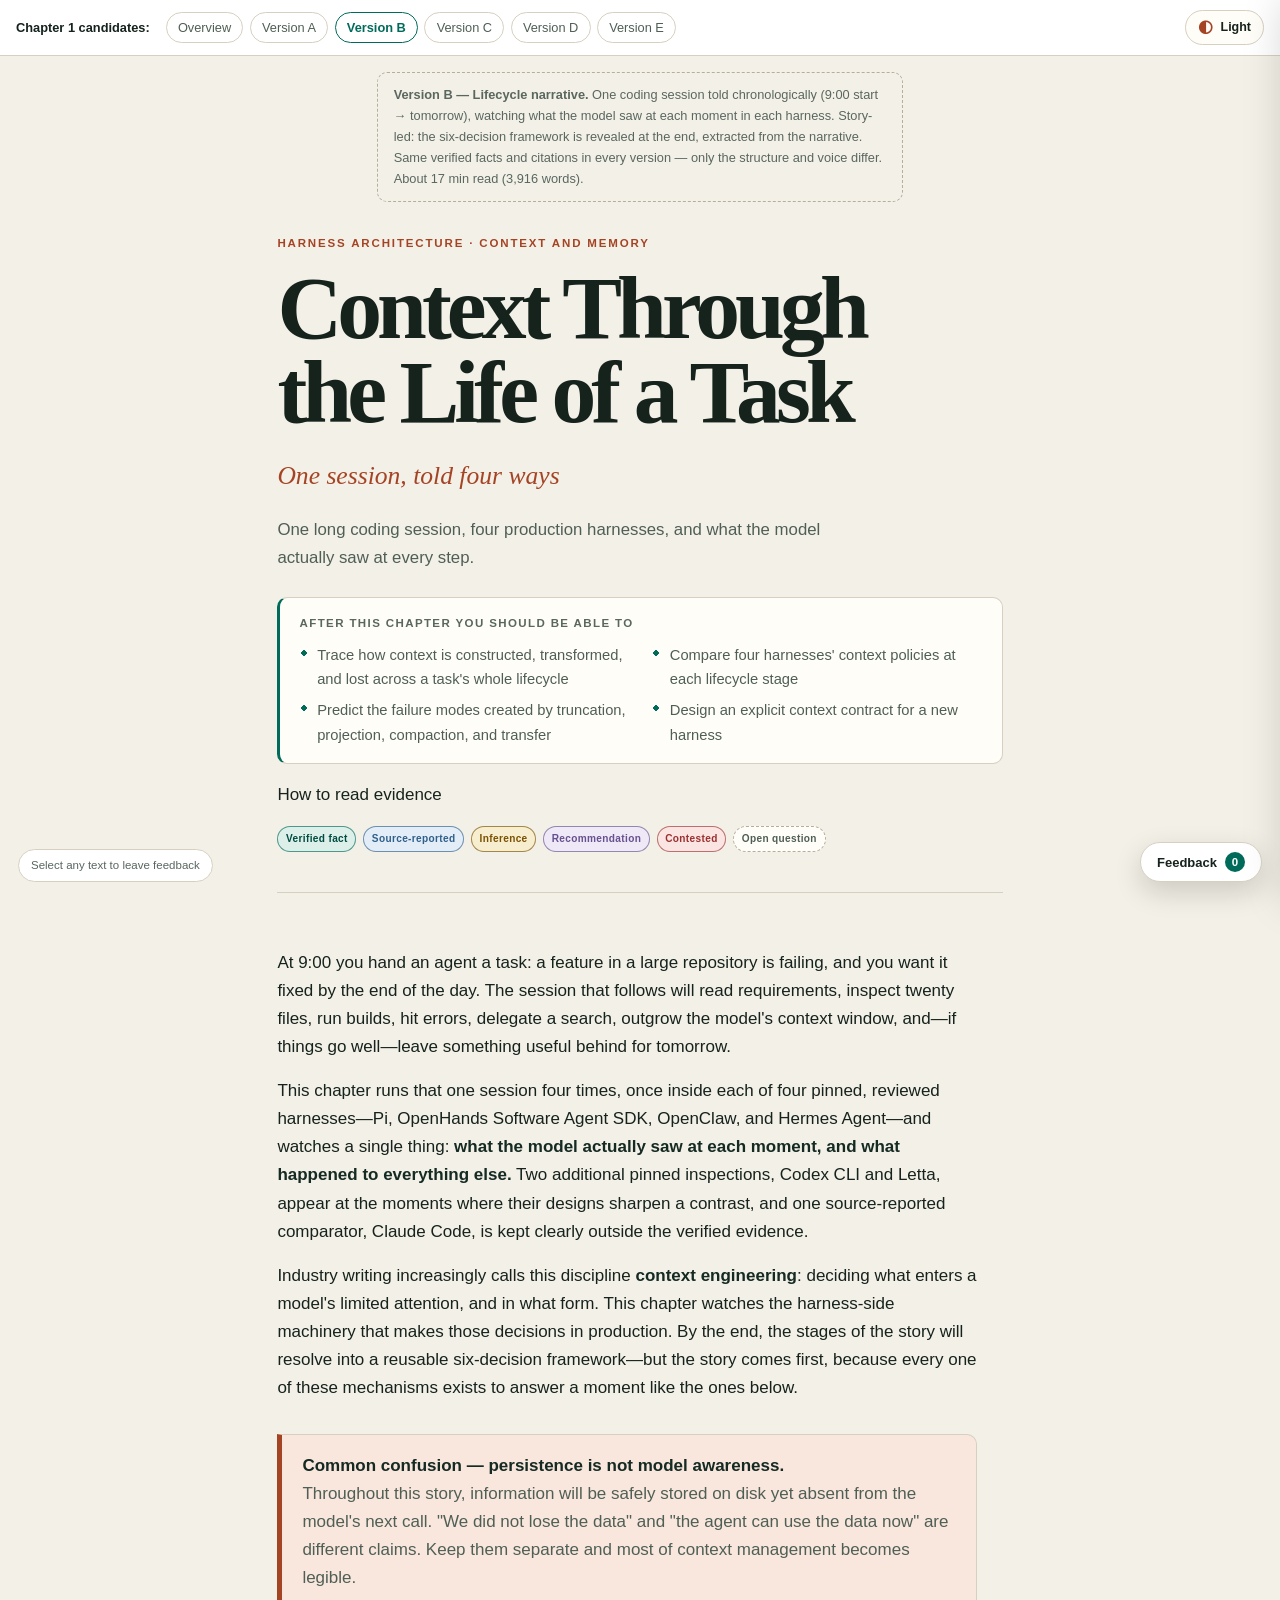
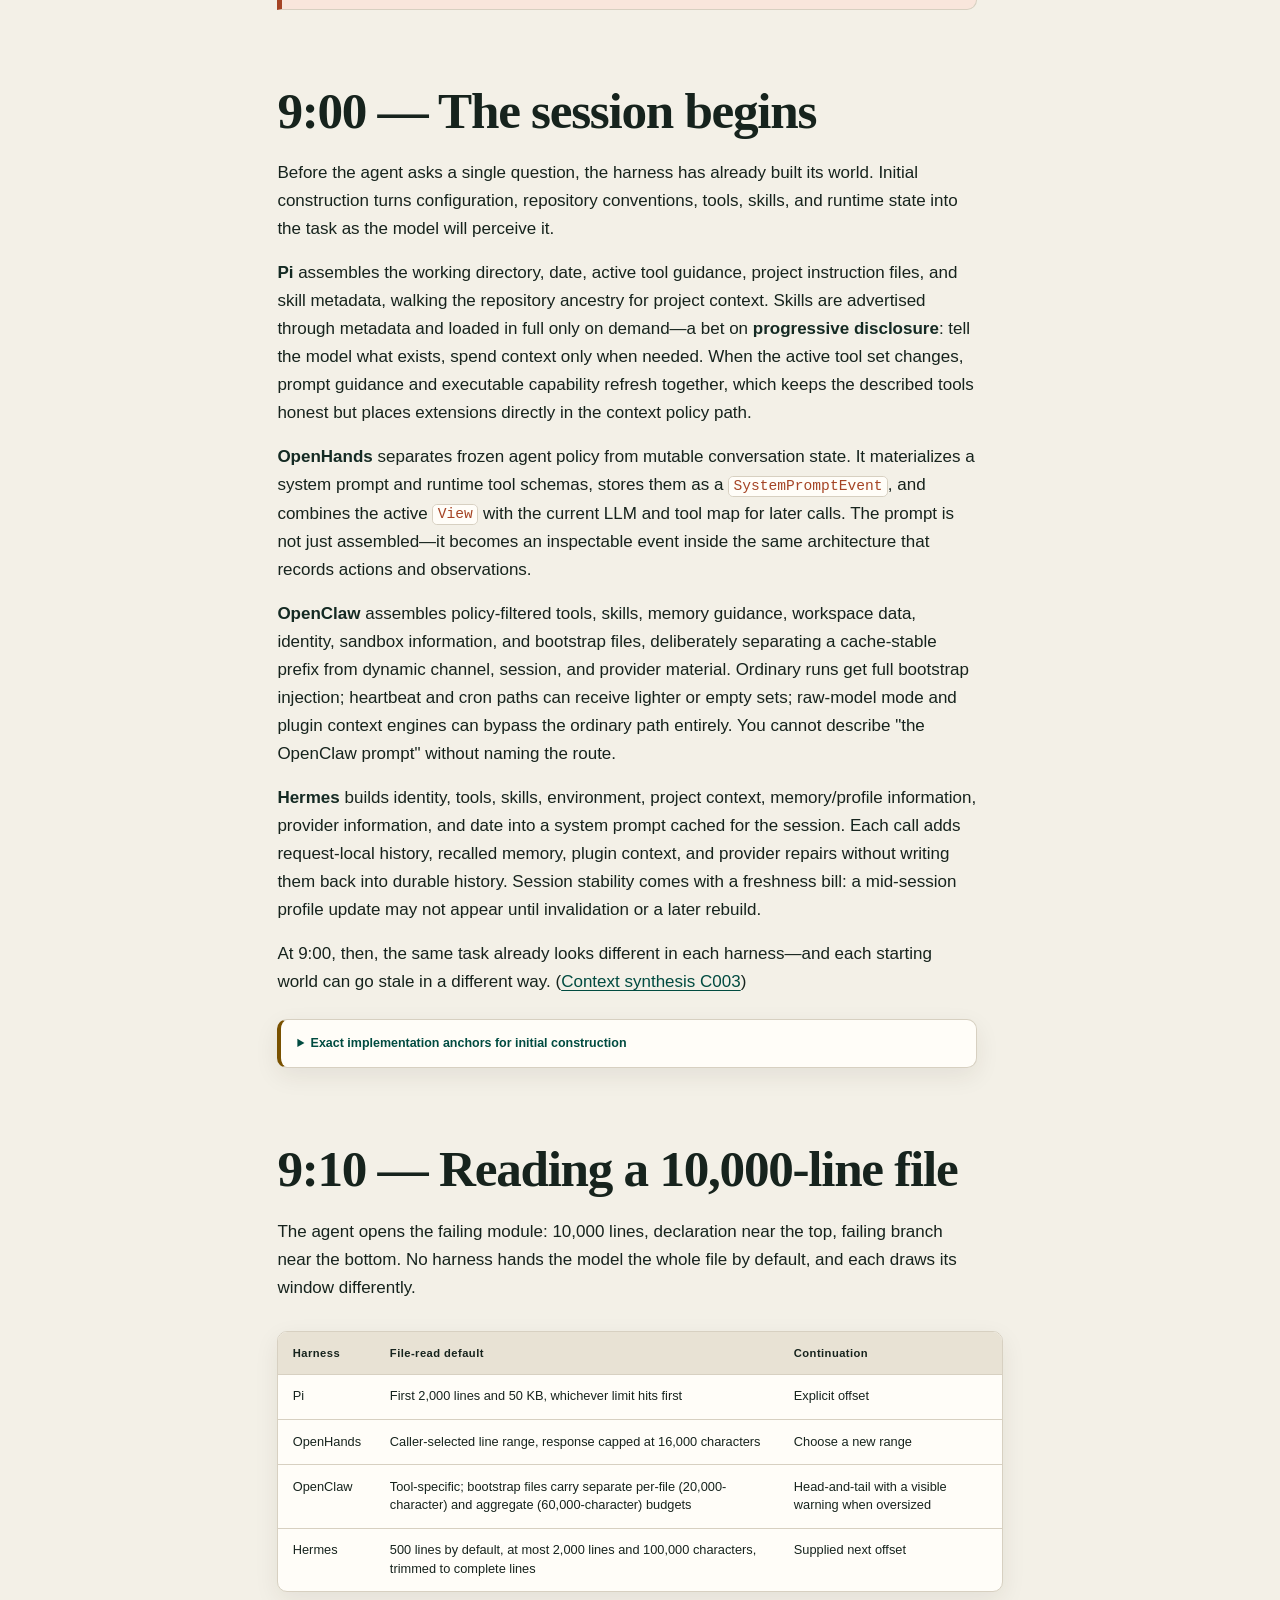
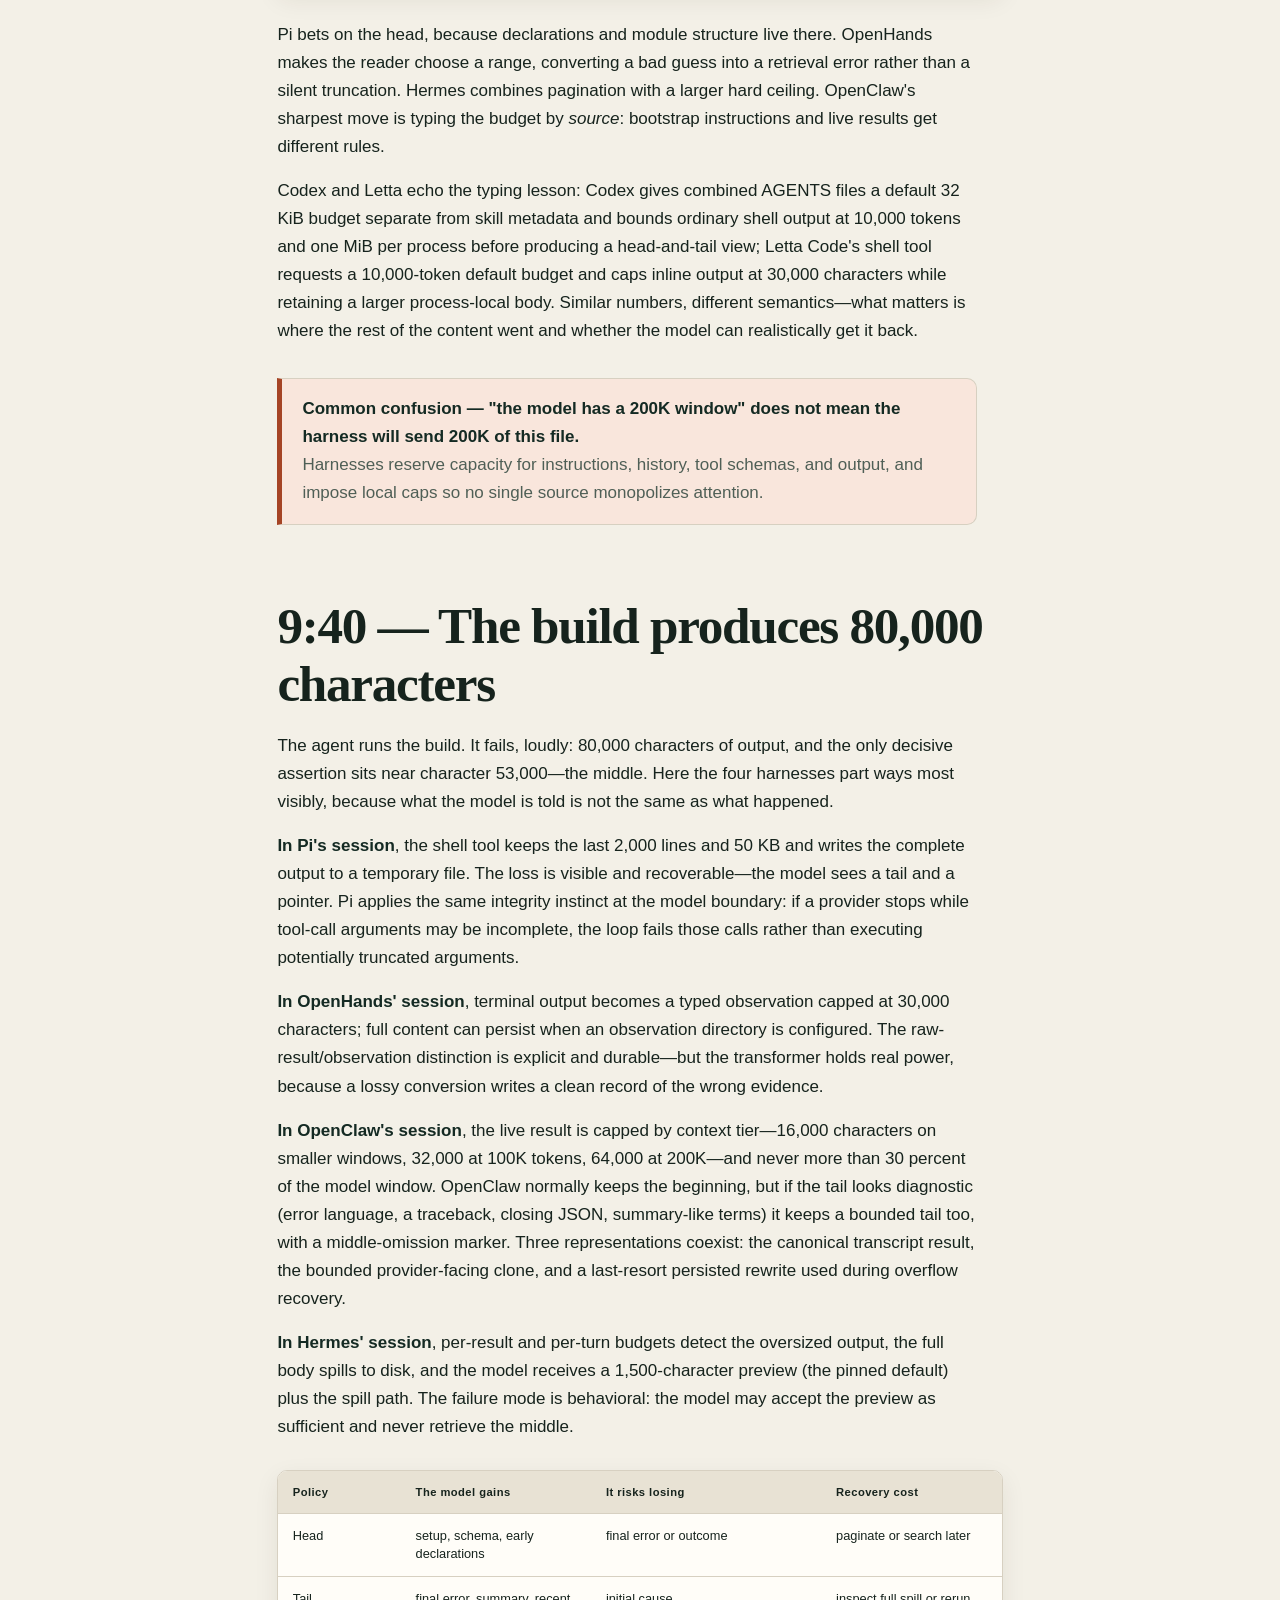
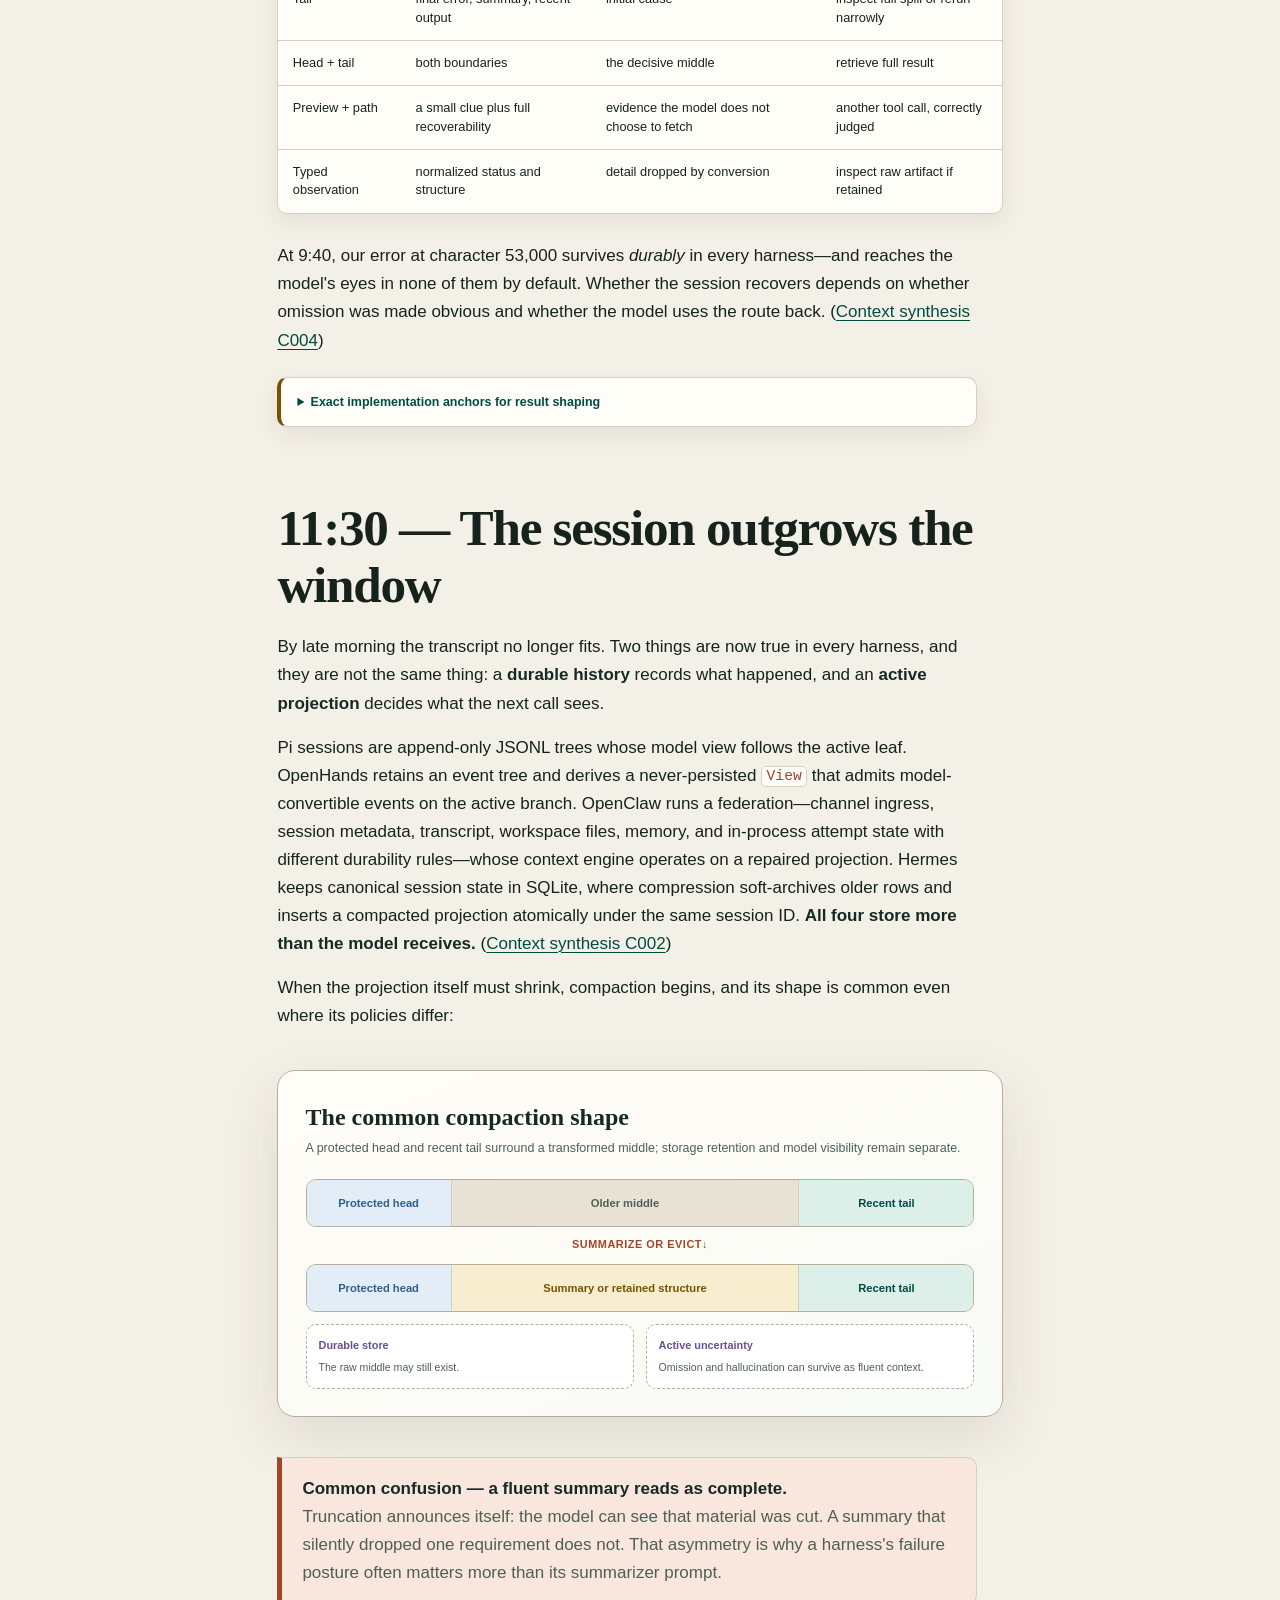
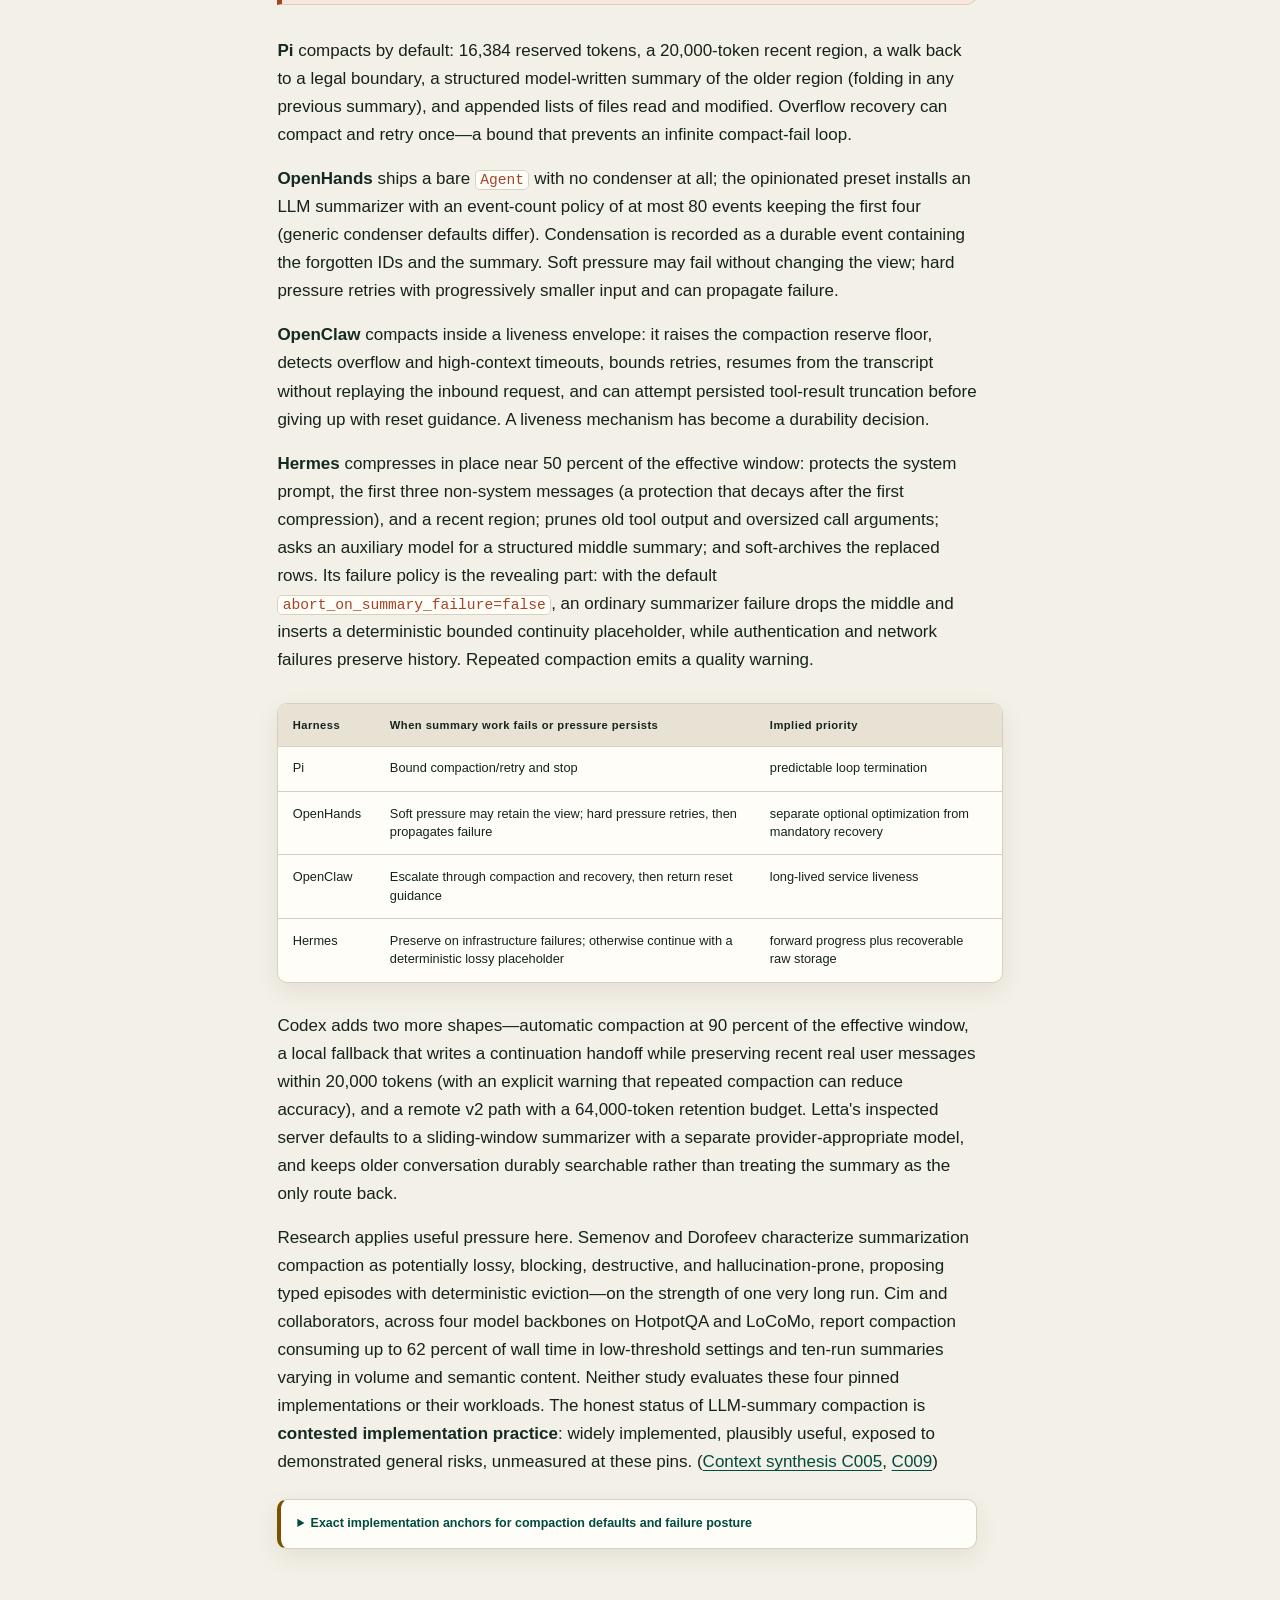
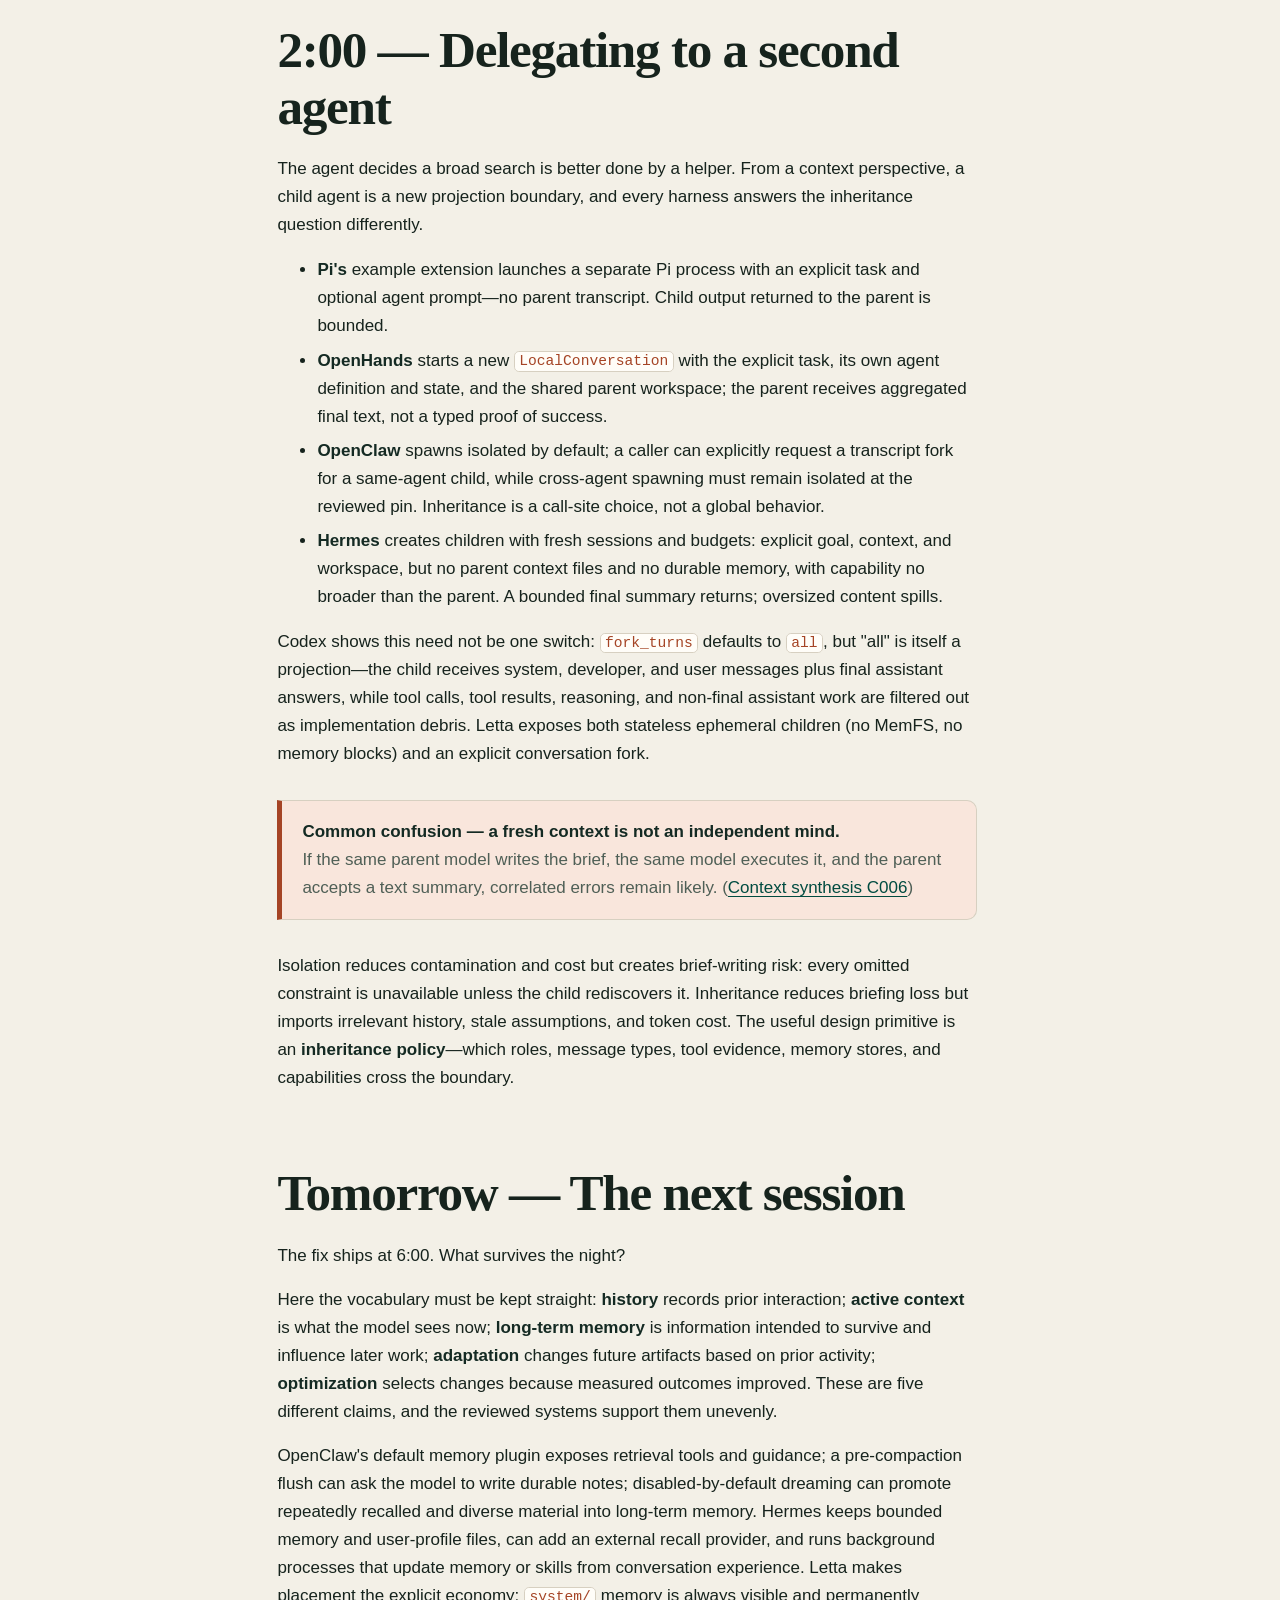
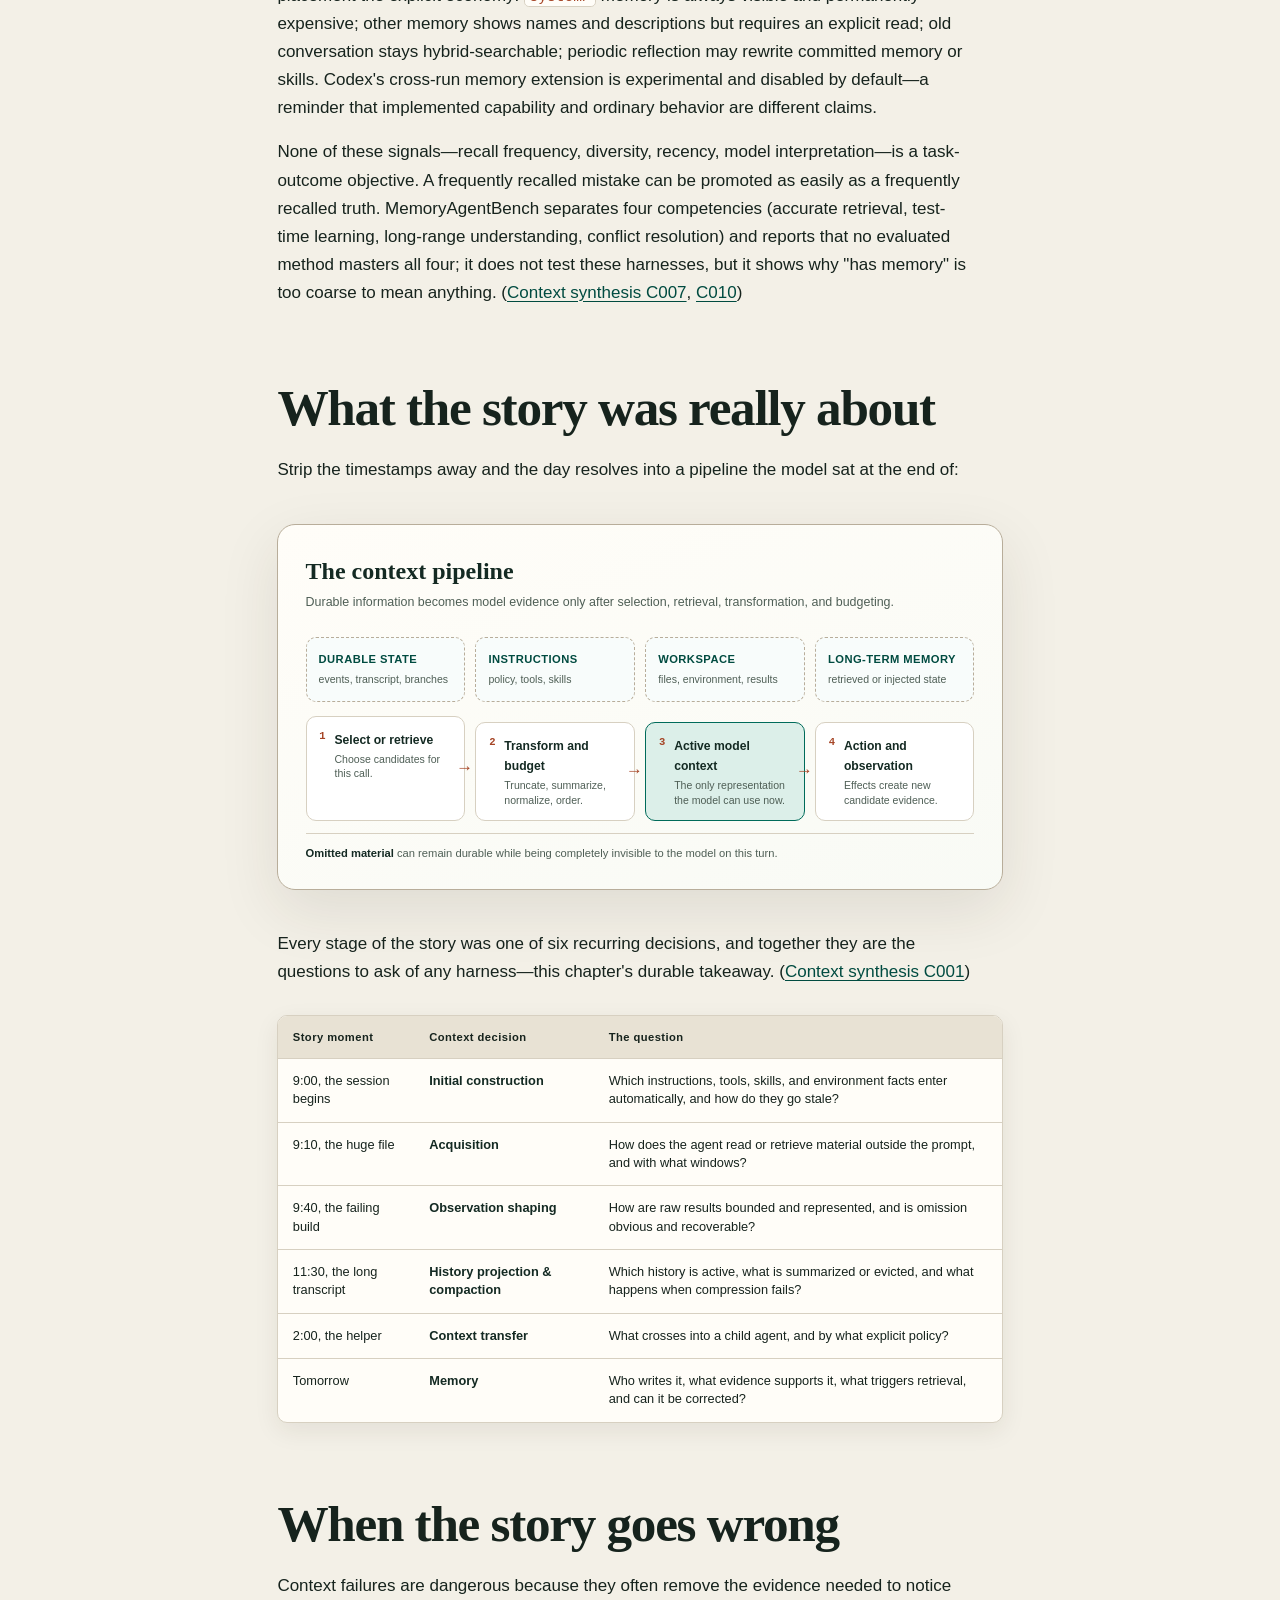
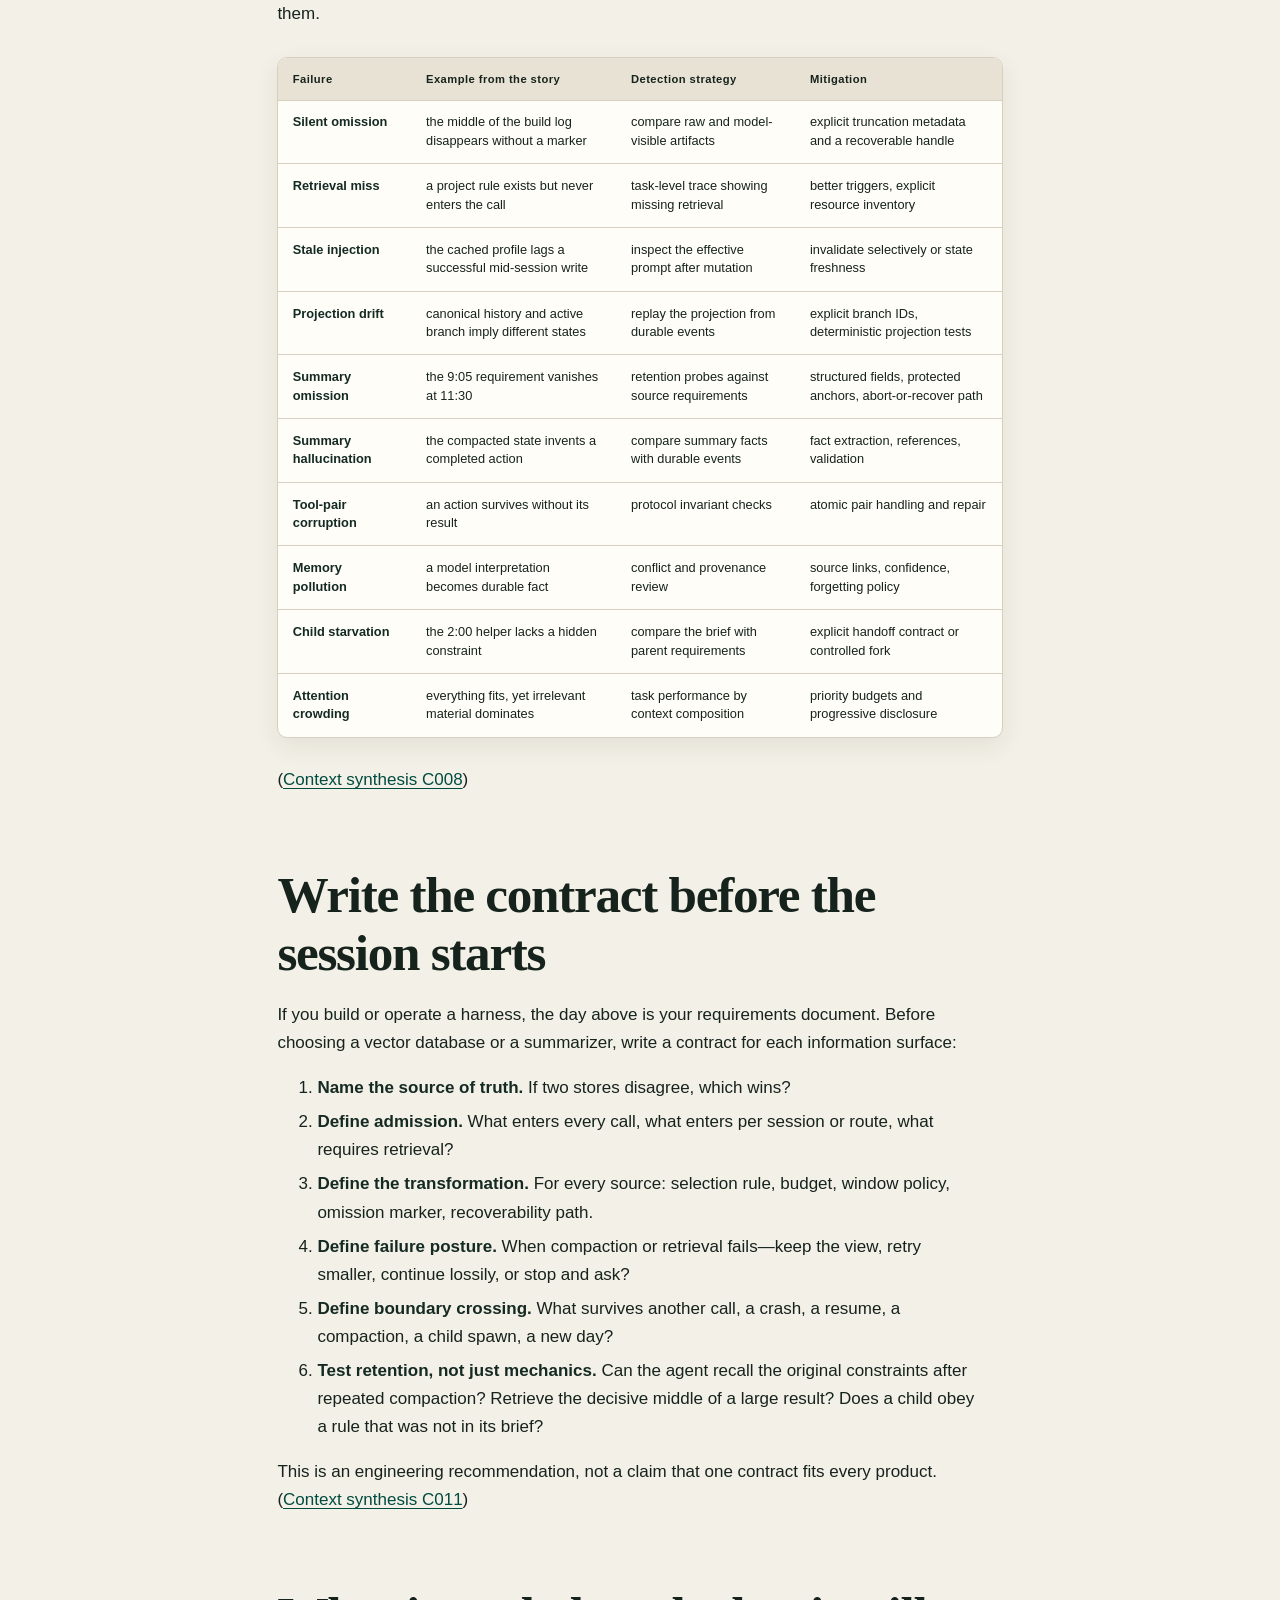
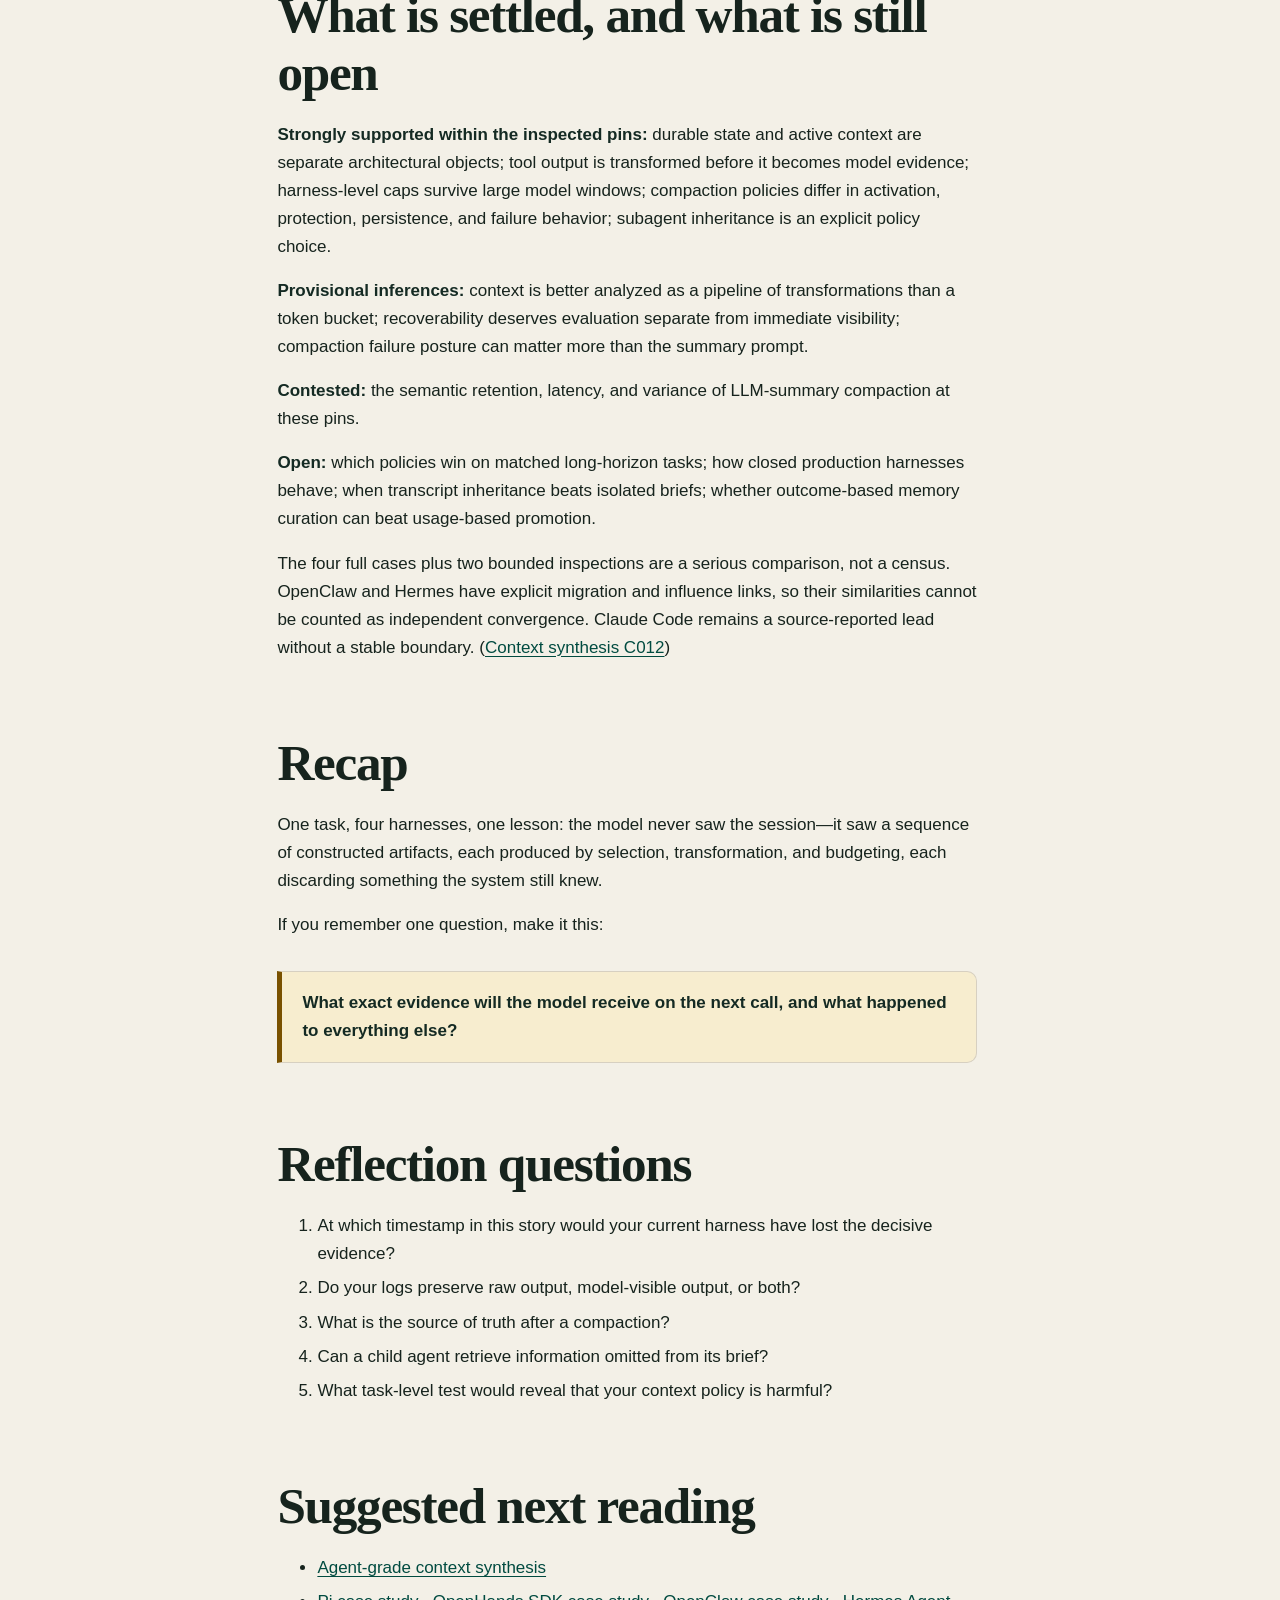
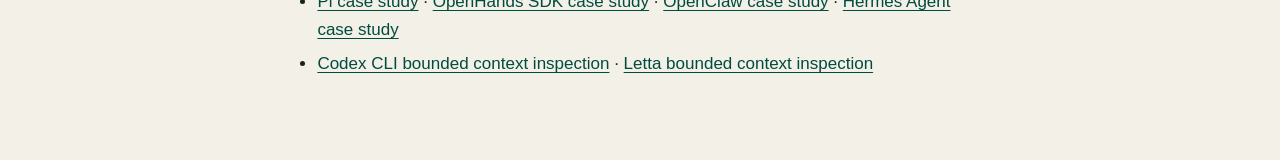
<file: site-variants/version-b.html>
<!doctype html>
<html lang="en" data-theme="system">
<head>
  <meta charset="utf-8">
  <meta name="viewport" content="width=device-width, initial-scale=1">
  <meta name="color-scheme" content="light dark">
  <title>Context Through the Life of a Task · Chapter 1 candidates</title>
  <link rel="stylesheet" href="assets/styles.css">
  <style>
  .variant-bar { position: sticky; top: 0; z-index: 80; display: flex; flex-wrap: wrap; gap: 0.4rem; align-items: center; padding: 0.6rem 1rem; border-bottom: 1px solid var(--line); background: var(--surface-raised); font-size: 0.8rem; }
  .variant-bar strong { margin-right: 0.6rem; }
  .variant-bar a { padding: 0.25rem 0.7rem; border: 1px solid var(--line); border-radius: 999px; color: var(--ink-soft); text-decoration: none; }
  .variant-bar a[aria-current="page"] { border-color: var(--teal); color: var(--teal); font-weight: 700; }
  .variant-note { max-width: var(--measure); margin: 1rem auto 0; padding: 0.7rem 1rem; border: 1px dashed var(--line-strong); border-radius: var(--radius-small); color: var(--ink-faint); font-size: 0.8rem; }
  .variant-article { max-width: calc(var(--measure) + 4rem); margin: 0 auto; padding: 2rem 1.2rem 4rem; }
  .variant-cards { display: grid; grid-template-columns: repeat(auto-fit, minmax(19rem, 1fr)); gap: 1rem; max-width: 70rem; margin: 2rem auto; padding: 0 1.2rem; }
  .variant-cards article { padding: 1.2rem; border: 1px solid var(--line); border-radius: var(--radius); background: var(--surface); }
  .variant-cards h2 { margin: 0 0 0.5rem; font-size: 1.05rem; }
  .variant-cards p { margin: 0 0 0.9rem; color: var(--ink-soft); font-size: 0.88rem; }
  .variant-cards .meta { color: var(--ink-faint); font-size: 0.75rem; margin-bottom: 0.6rem; }

  /* Version E comparison figures */
  .prose figure[class^="fig-"] { margin: 2rem 0; padding: 1.1rem 1.2rem 1rem; border: 1px solid var(--line); border-radius: var(--radius-small); background: var(--surface); }
  .prose figure[class^="fig-"] figcaption { margin-bottom: 0.9rem; font-size: 0.85rem; color: var(--ink-soft); }
  .fig-note { margin: 0.8rem 0 0; font-size: 0.75rem; color: var(--ink-faint); }
  /* per-harness mechanism flows */
  .flow { display: flex; flex-wrap: wrap; gap: 0.45rem; align-items: center; }
  .flow + .flow { margin-top: 0.7rem; padding-top: 0.7rem; border-top: 1px dashed var(--line); }
  .fnode { display: inline-flex; flex-direction: column; gap: 1px; max-width: 15rem; padding: 0.45rem 0.75rem; border: 1.5px solid var(--line-strong); border-radius: 8px; background: var(--surface-raised); font-size: 0.75rem; font-weight: 700; }
  .fnode small { font-weight: 450; color: var(--ink-faint); }
  .fnode.src { border-style: dashed; font-weight: 600; }
  .fnode.cache { border-color: var(--gold); }
  .fnode.call { border-color: var(--teal); box-shadow: 0 0 0 3px var(--teal-soft); }
  .fnode.risk { border-style: dashed; border-color: var(--rust); }
  .farrow { color: var(--ink-faint); font-weight: 800; }
  /* assembly stack */
  .stack-rows { display: flex; flex-direction: column; gap: 0.45rem; }
  .stack-row { display: grid; grid-template-columns: 8.5rem 1fr; gap: 0.6rem; align-items: stretch; }
  .stack-label { align-self: center; font-size: 0.72rem; font-weight: 750; color: var(--ink-faint); text-align: right; }
  .stack-seg { padding: 0.5rem 0.8rem; border-radius: 8px; font-size: 0.78rem; }
  .stack-seg.core { background: var(--teal-soft); color: var(--teal-strong); }
  .stack-seg.session { background: var(--blue-soft); color: var(--blue); }
  .stack-seg.turn { background: var(--gold-soft); color: var(--gold); }
  /* window bars */
  .win-rows, .fate-rows { display: flex; flex-direction: column; gap: 0.55rem; }
  .win-row { display: grid; grid-template-columns: 13rem 1fr 9rem; gap: 0.7rem; align-items: center; }
  .win-label { font-size: 0.76rem; font-weight: 700; }
  .win-label small { display: block; font-weight: 500; color: var(--ink-faint); }
  .win-bar { display: flex; height: 14px; overflow: hidden; border-radius: 999px; border: 1px solid var(--line); }
  .win-bar i.keep { background: var(--teal); }
  .win-bar i.drop { background: var(--line); opacity: 0.45; }
  .win-note { font-size: 0.7rem; color: var(--ink-faint); }
  /* result fates */
  .fate-row { display: grid; grid-template-columns: 6.5rem 1fr 1fr; gap: 0.7rem; align-items: stretch; }
  .fate-label { align-self: center; font-size: 0.78rem; font-weight: 750; }
  .fate-model { padding: 0.45rem 0.7rem; border-radius: 8px; background: var(--teal-soft); color: var(--teal-strong); font-size: 0.74rem; }
  .fate-durable { padding: 0.45rem 0.7rem; border: 1px dashed var(--line-strong); border-radius: 8px; color: var(--ink-faint); font-size: 0.74rem; }
  /* branch projection */
  .branch-canvas { display: flex; flex-direction: column; gap: 0.9rem; overflow-x: auto; padding: 0.3rem 0; }
  .branch-lane { display: flex; align-items: center; gap: 0; white-space: nowrap; }
  .branch-lane.faded { opacity: 0.45; }
  .bnode { padding: 0.3rem 0.6rem; border: 1px solid var(--line-strong); border-radius: 8px; font-size: 0.72rem; background: var(--surface-raised); }
  .bnode.active { border-color: var(--teal); color: var(--teal); font-weight: 750; }
  .bnode.summary { border-color: var(--gold); color: var(--gold); }
  .bnode.abandoned { border-style: dashed; }
  .bedge { width: 1.4rem; height: 1px; background: var(--line-strong); flex: none; }
  /* posture + inheritance axes */
  .posture-axis { display: grid; grid-template-columns: 7rem 1fr 7rem; gap: 0.6rem; align-items: start; }
  .pole { padding-top: 0.1rem; font-size: 0.72rem; font-weight: 750; color: var(--ink-soft); text-align: center; }
  .pole small { display: block; font-weight: 500; color: var(--ink-faint); }
  .axis-line, .inherit-axis { position: relative; display: block; height: 9.5rem; }
  .axis-line::before, .inherit-axis::before { content: ""; position: absolute; top: 0.55rem; right: 0; left: 0; height: 3px; border-radius: 999px; background: linear-gradient(90deg, var(--teal), var(--rust)); }
  .ptick, .itick { position: absolute; top: 0; width: 8.5rem; margin-left: -4.25rem; text-align: center; font-size: 0.68rem; }
  .ptick::before, .itick::before { content: ""; display: block; width: 11px; height: 11px; margin: 0 auto 0.35rem; border: 2px solid var(--paper); border-radius: 50%; background: var(--ink); }
  .ptick b, .itick b { display: block; }
  .ptick small, .itick small { color: var(--ink-faint); line-height: 1.25; display: block; }
  .axis-line .ptick:nth-of-type(even) b, .inherit-axis .itick:nth-of-type(even) b { margin-top: 3.4rem; }
  .inherit-axis { height: 9rem; margin: 0.4rem 0 0; }
  /* placement quadrant */
  .quad-grid { display: grid; grid-template-columns: 1fr 1fr; gap: 0.6rem; }
  .quad-cell { display: flex; flex-direction: column; gap: 0.25rem; padding: 0.75rem 0.9rem; border: 1px solid var(--line); border-radius: 8px; font-size: 0.74rem; }
  .quad-cell b { font-size: 0.8rem; }
  .quad-cell small { color: var(--ink-faint); }
  .q-cost { margin-top: 0.2rem; color: var(--ink-soft); font-style: italic; }
  .q-tl { background: var(--teal-soft); } .q-tr { background: var(--blue-soft); } .q-bl { background: var(--gold-soft); } .q-br { background: var(--violet-soft); }
  /* profiles */
  .profile-cards { display: grid; grid-template-columns: repeat(auto-fit, minmax(12rem, 1fr)); gap: 0.6rem; }
  .p-card { display: flex; flex-direction: column; gap: 0.3rem; padding: 0.85rem 0.95rem; border: 1px solid var(--line); border-left: 3px solid var(--teal); border-radius: 8px; background: var(--surface-raised); font-size: 0.74rem; }
  .p-card b { font-size: 0.85rem; }
  .p-card em { color: var(--rust); font-style: normal; font-weight: 650; }
  .p-card span { color: var(--ink-soft); }
  @media (max-width: 700px) {
    .win-row { grid-template-columns: 1fr; gap: 0.25rem; }
    .fate-row { grid-template-columns: 1fr; }
    .posture-axis { grid-template-columns: 1fr; }
    .quad-grid { grid-template-columns: 1fr; }
    .axis-line, .inherit-axis { height: auto; min-height: 8rem; }
  }
</style>
  <script defer src="assets/site.js"></script>
  <script defer src="assets/annotator.js"></script>
</head>
<body class="chapter-page">
  <div class="variant-bar" role="navigation" aria-label="Chapter versions">
    <strong>Chapter 1 candidates:</strong>
    <a href="index.html">Overview</a>
    <a href="version-a.html">Version A</a>
    <a href="version-b.html" aria-current="page">Version B</a>
    <a href="version-c.html">Version C</a>
    <a href="version-d.html">Version D</a>
    <a href="version-e.html">Version E</a>
    <button class="theme-toggle" type="button" data-theme-toggle aria-label="Use dark theme" title="Change color theme" style="margin-left:auto"><span class="theme-icon" aria-hidden="true">◐</span><span class="theme-label">Theme</span></button>
  </div>
  
  <p class="variant-note"><strong>Version B — Lifecycle narrative.</strong> One coding session told chronologically (9:00 start → tomorrow), watching what the model saw at each moment in each harness. Story-led: the six-decision framework is revealed at the end, extracted from the narrative. Same verified facts and citations in every version — only the structure and voice differ. About 17 min read (3,916 words).</p>
  <main id="main-content" tabindex="-1">
    <article class="chapter-article variant-article">
      <header class="chapter-header">
        <p class="eyebrow">Harness architecture · Context and memory</p>
        <h1>Context Through the Life of a Task</h1>
        <p class="chapter-subtitle">One session, told four ways</p>
        <p class="chapter-summary">One long coding session, four production harnesses, and what the model actually saw at every step.</p>
        <div class="chapter-objectives">
          <p id="chapter-objectives-title">After this chapter you should be able to</p>
          <ul aria-labelledby="chapter-objectives-title">
            <li>Trace how context is constructed, transformed, and lost across a task's whole lifecycle</li>
            <li>Compare four harnesses' context policies at each lifecycle stage</li>
            <li>Predict the failure modes created by truncation, projection, compaction, and transfer</li>
            <li>Design an explicit context contract for a new harness</li>
          </ul>
        </div>
        <div class="evidence-legend" aria-labelledby="evidence-legend-title">
          <p id="evidence-legend-title">How to read evidence</p>
          <ul class="epistemic-key">
            <li class="kind-fact">Verified fact</li>
            <li class="kind-reported">Source-reported</li>
            <li class="kind-inference">Inference</li>
            <li class="kind-recommendation">Recommendation</li>
            <li class="kind-contested">Contested</li>
            <li class="kind-open">Open question</li>
          </ul>
        </div>
      </header>
      <div class="prose chapter-prose"><p>At 9:00 you hand an agent a task: a feature in a large repository is failing, and you want it fixed by the end of the day. The session that follows will read requirements, inspect twenty files, run builds, hit errors, delegate a search, outgrow the model&#39;s context window, and—if things go well—leave something useful behind for tomorrow.</p>
<p>This chapter runs that one session four times, once inside each of four pinned, reviewed harnesses—Pi, OpenHands Software Agent SDK, OpenClaw, and Hermes Agent—and watches a single thing: <strong>what the model actually saw at each moment, and what happened to everything else.</strong> Two additional pinned inspections, Codex CLI and Letta, appear at the moments where their designs sharpen a contrast, and one source-reported comparator, Claude Code, is kept clearly outside the verified evidence.</p>
<p>Industry writing increasingly calls this discipline <strong>context engineering</strong>: deciding what enters a model&#39;s limited attention, and in what form. This chapter watches the harness-side machinery that makes those decisions in production. By the end, the stages of the story will resolve into a reusable six-decision framework—but the story comes first, because every one of these mechanisms exists to answer a moment like the ones below.</p>
<blockquote class="callout confusion"><p><strong>Common confusion — persistence is not model awareness.</strong></p>
<p>Throughout this story, information will be safely stored on disk yet absent from the model&#39;s next call. &quot;We did not lose the data&quot; and &quot;the agent can use the data now&quot; are different claims. Keep them separate and most of context management becomes legible.</p>
</blockquote>
<h2 id="9-00-the-session-begins">9:00 — The session begins<a class="heading-anchor" href="#9-00-the-session-begins" aria-label="Link to 9:00 — The session begins">#</a></h2>
<p>Before the agent asks a single question, the harness has already built its world. Initial construction turns configuration, repository conventions, tools, skills, and runtime state into the task as the model will perceive it.</p>
<p><strong>Pi</strong> assembles the working directory, date, active tool guidance, project instruction files, and skill metadata, walking the repository ancestry for project context. Skills are advertised through metadata and loaded in full only on demand—a bet on <strong>progressive disclosure</strong>: tell the model what exists, spend context only when needed. When the active tool set changes, prompt guidance and executable capability refresh together, which keeps the described tools honest but places extensions directly in the context policy path.</p>
<p><strong>OpenHands</strong> separates frozen agent policy from mutable conversation state. It materializes a system prompt and runtime tool schemas, stores them as a <code>SystemPromptEvent</code>, and combines the active <code>View</code> with the current LLM and tool map for later calls. The prompt is not just assembled—it becomes an inspectable event inside the same architecture that records actions and observations.</p>
<p><strong>OpenClaw</strong> assembles policy-filtered tools, skills, memory guidance, workspace data, identity, sandbox information, and bootstrap files, deliberately separating a cache-stable prefix from dynamic channel, session, and provider material. Ordinary runs get full bootstrap injection; heartbeat and cron paths can receive lighter or empty sets; raw-model mode and plugin context engines can bypass the ordinary path entirely. You cannot describe &quot;the OpenClaw prompt&quot; without naming the route.</p>
<p><strong>Hermes</strong> builds identity, tools, skills, environment, project context, memory/profile information, provider information, and date into a system prompt cached for the session. Each call adds request-local history, recalled memory, plugin context, and provider repairs without writing them back into durable history. Session stability comes with a freshness bill: a mid-session profile update may not appear until invalidation or a later rebuild.</p>
<p>At 9:00, then, the same task already looks different in each harness—and each starting world can go stale in a different way. (<a href="../research/claims/context-management-across-harnesses.md#c003">Context synthesis C003</a>)</p>
<details class="evidence-detail kind-inference" data-evidence-kind="inference">
<summary>Exact implementation anchors for initial construction</summary>

<ul>
<li>Pi: active-tool, instruction-file, skills-metadata, and extension-refresh assembly in <a href="../research/sources/cp2-pi-v0.80.6.md#evidence-items-and-claim-references">CP2-S001-E04</a></li>
<li>OpenHands: frozen agent policy materialized with runtime tools, plugins, skills, MCP, and the model view in <a href="../research/sources/cp2-openhands-sdk-v1.35.0.md#evidence-items-and-claim-references">CP2-S002-E06</a></li>
<li>OpenClaw: per-run materialization of provider, prompt, bootstrap, skills, context-engine state, and the effective tool set in <a href="../research/sources/cp2-openclaw-v2026.6.6.md#evidence-items-and-claim-references">CP2-S005-E07</a></li>
<li>Hermes: session-cached system prompt with request-local additions and restore-or-rebuild invalidation in <a href="../research/sources/cp2-hermes-agent-v0.18.2.md#evidence-items-and-claim-references">CP2-S009-E10</a></li>
<li>Status: verified implementation facts for the assembly and caching paths; the staleness and cache-boundary tradeoff framing is inference</li>
</ul>
</details>

<h2 id="9-10-reading-a-10-000-line-file">9:10 — Reading a 10,000-line file<a class="heading-anchor" href="#9-10-reading-a-10-000-line-file" aria-label="Link to 9:10 — Reading a 10,000-line file">#</a></h2>
<p>The agent opens the failing module: 10,000 lines, declaration near the top, failing branch near the bottom. No harness hands the model the whole file by default, and each draws its window differently.</p>
<div class="table-scroll" role="region" aria-label="Scrollable comparison table" tabindex="0"><table>
<thead>
<tr>
<th>Harness</th>
<th>File-read default</th>
<th>Continuation</th>
</tr>
</thead>
<tbody><tr>
<td>Pi</td>
<td>First 2,000 lines and 50 KB, whichever limit hits first</td>
<td>Explicit offset</td>
</tr>
<tr>
<td>OpenHands</td>
<td>Caller-selected line range, response capped at 16,000 characters</td>
<td>Choose a new range</td>
</tr>
<tr>
<td>OpenClaw</td>
<td>Tool-specific; bootstrap files carry separate per-file (20,000-character) and aggregate (60,000-character) budgets</td>
<td>Head-and-tail with a visible warning when oversized</td>
</tr>
<tr>
<td>Hermes</td>
<td>500 lines by default, at most 2,000 lines and 100,000 characters, trimmed to complete lines</td>
<td>Supplied next offset</td>
</tr>
</tbody></table></div>
<p>Pi bets on the head, because declarations and module structure live there. OpenHands makes the reader choose a range, converting a bad guess into a retrieval error rather than a silent truncation. Hermes combines pagination with a larger hard ceiling. OpenClaw&#39;s sharpest move is typing the budget by <em>source</em>: bootstrap instructions and live results get different rules.</p>
<p>Codex and Letta echo the typing lesson: Codex gives combined AGENTS files a default 32 KiB budget separate from skill metadata and bounds ordinary shell output at 10,000 tokens and one MiB per process before producing a head-and-tail view; Letta Code&#39;s shell tool requests a 10,000-token default budget and caps inline output at 30,000 characters while retaining a larger process-local body. Similar numbers, different semantics—what matters is where the rest of the content went and whether the model can realistically get it back.</p>
<blockquote class="callout confusion"><p><strong>Common confusion — &quot;the model has a 200K window&quot; does not mean the harness will send 200K of this file.</strong></p>
<p>Harnesses reserve capacity for instructions, history, tool schemas, and output, and impose local caps so no single source monopolizes attention.</p>
</blockquote>
<h2 id="9-40-the-build-produces-80-000-characters">9:40 — The build produces 80,000 characters<a class="heading-anchor" href="#9-40-the-build-produces-80-000-characters" aria-label="Link to 9:40 — The build produces 80,000 characters">#</a></h2>
<p>The agent runs the build. It fails, loudly: 80,000 characters of output, and the only decisive assertion sits near character 53,000—the middle. Here the four harnesses part ways most visibly, because what the model is told is not the same as what happened.</p>
<p><strong>In Pi&#39;s session</strong>, the shell tool keeps the last 2,000 lines and 50 KB and writes the complete output to a temporary file. The loss is visible and recoverable—the model sees a tail and a pointer. Pi applies the same integrity instinct at the model boundary: if a provider stops while tool-call arguments may be incomplete, the loop fails those calls rather than executing potentially truncated arguments.</p>
<p><strong>In OpenHands&#39; session</strong>, terminal output becomes a typed observation capped at 30,000 characters; full content can persist when an observation directory is configured. The raw-result/observation distinction is explicit and durable—but the transformer holds real power, because a lossy conversion writes a clean record of the wrong evidence.</p>
<p><strong>In OpenClaw&#39;s session</strong>, the live result is capped by context tier—16,000 characters on smaller windows, 32,000 at 100K tokens, 64,000 at 200K—and never more than 30 percent of the model window. OpenClaw normally keeps the beginning, but if the tail looks diagnostic (error language, a traceback, closing JSON, summary-like terms) it keeps a bounded tail too, with a middle-omission marker. Three representations coexist: the canonical transcript result, the bounded provider-facing clone, and a last-resort persisted rewrite used during overflow recovery.</p>
<p><strong>In Hermes&#39; session</strong>, per-result and per-turn budgets detect the oversized output, the full body spills to disk, and the model receives a 1,500-character preview (the pinned default) plus the spill path. The failure mode is behavioral: the model may accept the preview as sufficient and never retrieve the middle.</p>
<div class="table-scroll" role="region" aria-label="Scrollable comparison table" tabindex="0"><table>
<thead>
<tr>
<th>Policy</th>
<th>The model gains</th>
<th>It risks losing</th>
<th>Recovery cost</th>
</tr>
</thead>
<tbody><tr>
<td>Head</td>
<td>setup, schema, early declarations</td>
<td>final error or outcome</td>
<td>paginate or search later</td>
</tr>
<tr>
<td>Tail</td>
<td>final error, summary, recent output</td>
<td>initial cause</td>
<td>inspect full spill or rerun narrowly</td>
</tr>
<tr>
<td>Head + tail</td>
<td>both boundaries</td>
<td>the decisive middle</td>
<td>retrieve full result</td>
</tr>
<tr>
<td>Preview + path</td>
<td>a small clue plus full recoverability</td>
<td>evidence the model does not choose to fetch</td>
<td>another tool call, correctly judged</td>
</tr>
<tr>
<td>Typed observation</td>
<td>normalized status and structure</td>
<td>detail dropped by conversion</td>
<td>inspect raw artifact if retained</td>
</tr>
</tbody></table></div>
<p>At 9:40, our error at character 53,000 survives <em>durably</em> in every harness—and reaches the model&#39;s eyes in none of them by default. Whether the session recovers depends on whether omission was made obvious and whether the model uses the route back. (<a href="../research/claims/context-management-across-harnesses.md#c004">Context synthesis C004</a>)</p>
<details class="evidence-detail kind-inference" data-evidence-kind="inference">
<summary>Exact implementation anchors for result shaping</summary>

<ul>
<li>Pi: exact head/tail limits, continuation, and spill behavior in <a href="../research/sources/cp2-pi-v0.80.6.md#evidence-items-and-claim-references">CP2-S001-E12</a></li>
<li>OpenHands: exact file/terminal caps and persistence condition in <a href="../research/sources/cp2-openhands-sdk-v1.35.0.md#evidence-items-and-claim-references">CP2-S002-E15</a>, plus the typed action/observation boundary in <a href="../research/sources/cp2-openhands-sdk-v1.35.0.md#evidence-items-and-claim-references">CP2-S002-E08</a></li>
<li>OpenClaw: exact bootstrap and live-result budgets in <a href="../research/sources/cp2-openclaw-v2026.6.6.md#evidence-items-and-claim-references">CP2-S005-E21</a>, plus canonical/provider/recovery projections in <a href="../research/sources/cp2-openclaw-v2026.6.6.md#evidence-items-and-claim-references">CP2-S005-E10</a></li>
<li>Hermes: exact read, per-result, aggregate, preview, and spill limits in <a href="../research/sources/cp2-hermes-agent-v0.18.2.md#evidence-items-and-claim-references">CP2-S009-E26</a></li>
<li>Status: verified implementation facts; information-value tradeoffs are engineering inference</li>
</ul>
</details>

<h2 id="11-30-the-session-outgrows-the-window">11:30 — The session outgrows the window<a class="heading-anchor" href="#11-30-the-session-outgrows-the-window" aria-label="Link to 11:30 — The session outgrows the window">#</a></h2>
<p>By late morning the transcript no longer fits. Two things are now true in every harness, and they are not the same thing: a <strong>durable history</strong> records what happened, and an <strong>active projection</strong> decides what the next call sees.</p>
<p>Pi sessions are append-only JSONL trees whose model view follows the active leaf. OpenHands retains an event tree and derives a never-persisted <code>View</code> that admits model-convertible events on the active branch. OpenClaw runs a federation—channel ingress, session metadata, transcript, workspace files, memory, and in-process attempt state with different durability rules—whose context engine operates on a repaired projection. Hermes keeps canonical session state in SQLite, where compression soft-archives older rows and inserts a compacted projection atomically under the same session ID. <strong>All four store more than the model receives.</strong> (<a href="../research/claims/context-management-across-harnesses.md#c002">Context synthesis C002</a>)</p>
<p>When the projection itself must shrink, compaction begins, and its shape is common even where its policies differ:</p>
<figure class="compaction-map" aria-labelledby="compaction-map-caption">
  <figcaption id="compaction-map-caption">
    <strong>The common compaction shape</strong>
    <span>A protected head and recent tail surround a transformed middle; storage retention and model visibility remain separate.</span>
  </figcaption>
  <div class="history-before" aria-label="History before compaction">
    <span class="segment head">Protected head</span>
    <span class="segment middle">Older middle</span>
    <span class="segment tail">Recent tail</span>
  </div>
  <div class="compaction-arrow" aria-hidden="true"><span>summarize or evict</span>↓</div>
  <div class="history-after" aria-label="Active context after compaction">
    <span class="segment head">Protected head</span>
    <span class="segment summary">Summary or retained structure</span>
    <span class="segment tail">Recent tail</span>
  </div>
  <div class="compaction-notes">
    <p><strong>Durable store</strong><span>The raw middle may still exist.</span></p>
    <p><strong>Active uncertainty</strong><span>Omission and hallucination can survive as fluent context.</span></p>
  </div>
</figure>

<blockquote class="callout confusion"><p><strong>Common confusion — a fluent summary reads as complete.</strong></p>
<p>Truncation announces itself: the model can see that material was cut. A summary that silently dropped one requirement does not. That asymmetry is why a harness&#39;s failure posture often matters more than its summarizer prompt.</p>
</blockquote>
<p><strong>Pi</strong> compacts by default: 16,384 reserved tokens, a 20,000-token recent region, a walk back to a legal boundary, a structured model-written summary of the older region (folding in any previous summary), and appended lists of files read and modified. Overflow recovery can compact and retry once—a bound that prevents an infinite compact-fail loop.</p>
<p><strong>OpenHands</strong> ships a bare <code>Agent</code> with no condenser at all; the opinionated preset installs an LLM summarizer with an event-count policy of at most 80 events keeping the first four (generic condenser defaults differ). Condensation is recorded as a durable event containing the forgotten IDs and the summary. Soft pressure may fail without changing the view; hard pressure retries with progressively smaller input and can propagate failure.</p>
<p><strong>OpenClaw</strong> compacts inside a liveness envelope: it raises the compaction reserve floor, detects overflow and high-context timeouts, bounds retries, resumes from the transcript without replaying the inbound request, and can attempt persisted tool-result truncation before giving up with reset guidance. A liveness mechanism has become a durability decision.</p>
<p><strong>Hermes</strong> compresses in place near 50 percent of the effective window: protects the system prompt, the first three non-system messages (a protection that decays after the first compression), and a recent region; prunes old tool output and oversized call arguments; asks an auxiliary model for a structured middle summary; and soft-archives the replaced rows. Its failure policy is the revealing part: with the default <code>abort_on_summary_failure=false</code>, an ordinary summarizer failure drops the middle and inserts a deterministic bounded continuity placeholder, while authentication and network failures preserve history. Repeated compaction emits a quality warning.</p>
<div class="table-scroll" role="region" aria-label="Scrollable comparison table" tabindex="0"><table>
<thead>
<tr>
<th>Harness</th>
<th>When summary work fails or pressure persists</th>
<th>Implied priority</th>
</tr>
</thead>
<tbody><tr>
<td>Pi</td>
<td>Bound compaction/retry and stop</td>
<td>predictable loop termination</td>
</tr>
<tr>
<td>OpenHands</td>
<td>Soft pressure may retain the view; hard pressure retries, then propagates failure</td>
<td>separate optional optimization from mandatory recovery</td>
</tr>
<tr>
<td>OpenClaw</td>
<td>Escalate through compaction and recovery, then return reset guidance</td>
<td>long-lived service liveness</td>
</tr>
<tr>
<td>Hermes</td>
<td>Preserve on infrastructure failures; otherwise continue with a deterministic lossy placeholder</td>
<td>forward progress plus recoverable raw storage</td>
</tr>
</tbody></table></div>
<p>Codex adds two more shapes—automatic compaction at 90 percent of the effective window, a local fallback that writes a continuation handoff while preserving recent real user messages within 20,000 tokens (with an explicit warning that repeated compaction can reduce accuracy), and a remote v2 path with a 64,000-token retention budget. Letta&#39;s inspected server defaults to a sliding-window summarizer with a separate provider-appropriate model, and keeps older conversation durably searchable rather than treating the summary as the only route back.</p>
<p>Research applies useful pressure here. Semenov and Dorofeev characterize summarization compaction as potentially lossy, blocking, destructive, and hallucination-prone, proposing typed episodes with deterministic eviction—on the strength of one very long run. Cim and collaborators, across four model backbones on HotpotQA and LoCoMo, report compaction consuming up to 62 percent of wall time in low-threshold settings and ten-run summaries varying in volume and semantic content. Neither study evaluates these four pinned implementations or their workloads. The honest status of LLM-summary compaction is <strong>contested implementation practice</strong>: widely implemented, plausibly useful, exposed to demonstrated general risks, unmeasured at these pins. (<a href="../research/claims/context-management-across-harnesses.md#c005">Context synthesis C005</a>, <a href="../research/claims/context-management-across-harnesses.md#c009">C009</a>)</p>
<details class="evidence-detail kind-inference" data-evidence-kind="inference">
<summary>Exact implementation anchors for compaction defaults and failure posture</summary>

<ul>
<li>Pi: trigger, protected recent region, structured summary, and defaults in <a href="../research/sources/cp2-pi-v0.80.6.md#evidence-items-and-claim-references">CP2-S001-E12</a></li>
<li>OpenHands: bare-agent versus preset defaults and the 80-event/four-event policy in <a href="../research/sources/cp2-openhands-sdk-v1.35.0.md#evidence-items-and-claim-references">CP2-S002-E15</a></li>
<li>OpenClaw: runtime compaction and bounded recovery in <a href="../research/sources/cp2-openclaw-v2026.6.6.md#evidence-items-and-claim-references">CP2-S005-E08</a></li>
<li>Hermes: threshold, protected regions, pruning, soft archival, and summary-failure split in <a href="../research/sources/cp2-hermes-agent-v0.18.2.md#evidence-items-and-claim-references">CP2-S009-E26</a></li>
<li>Status: verified implementation facts; the stated optimization priorities and semantic-retention risks are engineering inferences</li>
</ul>
</details>

<h2 id="2-00-delegating-to-a-second-agent">2:00 — Delegating to a second agent<a class="heading-anchor" href="#2-00-delegating-to-a-second-agent" aria-label="Link to 2:00 — Delegating to a second agent">#</a></h2>
<p>The agent decides a broad search is better done by a helper. From a context perspective, a child agent is a new projection boundary, and every harness answers the inheritance question differently.</p>
<ul>
<li><strong>Pi&#39;s</strong> example extension launches a separate Pi process with an explicit task and optional agent prompt—no parent transcript. Child output returned to the parent is bounded.</li>
<li><strong>OpenHands</strong> starts a new <code>LocalConversation</code> with the explicit task, its own agent definition and state, and the shared parent workspace; the parent receives aggregated final text, not a typed proof of success.</li>
<li><strong>OpenClaw</strong> spawns isolated by default; a caller can explicitly request a transcript fork for a same-agent child, while cross-agent spawning must remain isolated at the reviewed pin. Inheritance is a call-site choice, not a global behavior.</li>
<li><strong>Hermes</strong> creates children with fresh sessions and budgets: explicit goal, context, and workspace, but no parent context files and no durable memory, with capability no broader than the parent. A bounded final summary returns; oversized content spills.</li>
</ul>
<p>Codex shows this need not be one switch: <code>fork_turns</code> defaults to <code>all</code>, but &quot;all&quot; is itself a projection—the child receives system, developer, and user messages plus final assistant answers, while tool calls, tool results, reasoning, and non-final assistant work are filtered out as implementation debris. Letta exposes both stateless ephemeral children (no MemFS, no memory blocks) and an explicit conversation fork.</p>
<blockquote class="callout confusion"><p><strong>Common confusion — a fresh context is not an independent mind.</strong></p>
<p>If the same parent model writes the brief, the same model executes it, and the parent accepts a text summary, correlated errors remain likely. (<a href="../research/claims/context-management-across-harnesses.md#c006">Context synthesis C006</a>)</p>
</blockquote>
<p>Isolation reduces contamination and cost but creates brief-writing risk: every omitted constraint is unavailable unless the child rediscovers it. Inheritance reduces briefing loss but imports irrelevant history, stale assumptions, and token cost. The useful design primitive is an <strong>inheritance policy</strong>—which roles, message types, tool evidence, memory stores, and capabilities cross the boundary.</p>
<h2 id="tomorrow-the-next-session">Tomorrow — The next session<a class="heading-anchor" href="#tomorrow-the-next-session" aria-label="Link to Tomorrow — The next session">#</a></h2>
<p>The fix ships at 6:00. What survives the night?</p>
<p>Here the vocabulary must be kept straight: <strong>history</strong> records prior interaction; <strong>active context</strong> is what the model sees now; <strong>long-term memory</strong> is information intended to survive and influence later work; <strong>adaptation</strong> changes future artifacts based on prior activity; <strong>optimization</strong> selects changes because measured outcomes improved. These are five different claims, and the reviewed systems support them unevenly.</p>
<p>OpenClaw&#39;s default memory plugin exposes retrieval tools and guidance; a pre-compaction flush can ask the model to write durable notes; disabled-by-default dreaming can promote repeatedly recalled and diverse material into long-term memory. Hermes keeps bounded memory and user-profile files, can add an external recall provider, and runs background processes that update memory or skills from conversation experience. Letta makes placement the explicit economy: <code>system/</code> memory is always visible and permanently expensive; other memory shows names and descriptions but requires an explicit read; old conversation stays hybrid-searchable; periodic reflection may rewrite committed memory or skills. Codex&#39;s cross-run memory extension is experimental and disabled by default—a reminder that implemented capability and ordinary behavior are different claims.</p>
<p>None of these signals—recall frequency, diversity, recency, model interpretation—is a task-outcome objective. A frequently recalled mistake can be promoted as easily as a frequently recalled truth. MemoryAgentBench separates four competencies (accurate retrieval, test-time learning, long-range understanding, conflict resolution) and reports that no evaluated method masters all four; it does not test these harnesses, but it shows why &quot;has memory&quot; is too coarse to mean anything. (<a href="../research/claims/context-management-across-harnesses.md#c007">Context synthesis C007</a>, <a href="../research/claims/context-management-across-harnesses.md#c010">C010</a>)</p>
<h2 id="what-the-story-was-really-about">What the story was really about<a class="heading-anchor" href="#what-the-story-was-really-about" aria-label="Link to What the story was really about">#</a></h2>
<p>Strip the timestamps away and the day resolves into a pipeline the model sat at the end of:</p>
<figure class="context-map" aria-labelledby="context-map-caption">
  <figcaption id="context-map-caption">
    <strong>The context pipeline</strong>
    <span>Durable information becomes model evidence only after selection, retrieval, transformation, and budgeting.</span>
  </figcaption>
  <div class="context-sources" aria-label="Candidate information sources">
    <article><span>Durable state</span><small>events, transcript, branches</small></article>
    <article><span>Instructions</span><small>policy, tools, skills</small></article>
    <article><span>Workspace</span><small>files, environment, results</small></article>
    <article><span>Long-term memory</span><small>retrieved or injected state</small></article>
  </div>
  <ol class="context-flow" aria-label="Context construction stages">
    <li><b>1</b><span><strong>Select or retrieve</strong><small>Choose candidates for this call.</small></span></li>
    <li><b>2</b><span><strong>Transform and budget</strong><small>Truncate, summarize, normalize, order.</small></span></li>
    <li class="active-context"><b>3</b><span><strong>Active model context</strong><small>The only representation the model can use now.</small></span></li>
    <li><b>4</b><span><strong>Action and observation</strong><small>Effects create new candidate evidence.</small></span></li>
  </ol>
  <p class="omission-note"><strong>Omitted material</strong> can remain durable while being completely invisible to the model on this turn.</p>
</figure>

<p>Every stage of the story was one of six recurring decisions, and together they are the questions to ask of any harness—this chapter&#39;s durable takeaway. (<a href="../research/claims/context-management-across-harnesses.md#c001">Context synthesis C001</a>)</p>
<div class="table-scroll" role="region" aria-label="Scrollable comparison table" tabindex="0"><table>
<thead>
<tr>
<th>Story moment</th>
<th>Context decision</th>
<th>The question</th>
</tr>
</thead>
<tbody><tr>
<td>9:00, the session begins</td>
<td><strong>Initial construction</strong></td>
<td>Which instructions, tools, skills, and environment facts enter automatically, and how do they go stale?</td>
</tr>
<tr>
<td>9:10, the huge file</td>
<td><strong>Acquisition</strong></td>
<td>How does the agent read or retrieve material outside the prompt, and with what windows?</td>
</tr>
<tr>
<td>9:40, the failing build</td>
<td><strong>Observation shaping</strong></td>
<td>How are raw results bounded and represented, and is omission obvious and recoverable?</td>
</tr>
<tr>
<td>11:30, the long transcript</td>
<td><strong>History projection &amp; compaction</strong></td>
<td>Which history is active, what is summarized or evicted, and what happens when compression fails?</td>
</tr>
<tr>
<td>2:00, the helper</td>
<td><strong>Context transfer</strong></td>
<td>What crosses into a child agent, and by what explicit policy?</td>
</tr>
<tr>
<td>Tomorrow</td>
<td><strong>Memory</strong></td>
<td>Who writes it, what evidence supports it, what triggers retrieval, and can it be corrected?</td>
</tr>
</tbody></table></div>
<h2 id="when-the-story-goes-wrong">When the story goes wrong<a class="heading-anchor" href="#when-the-story-goes-wrong" aria-label="Link to When the story goes wrong">#</a></h2>
<p>Context failures are dangerous because they often remove the evidence needed to notice them.</p>
<div class="table-scroll" role="region" aria-label="Scrollable comparison table" tabindex="0"><table>
<thead>
<tr>
<th>Failure</th>
<th>Example from the story</th>
<th>Detection strategy</th>
<th>Mitigation</th>
</tr>
</thead>
<tbody><tr>
<td><strong>Silent omission</strong></td>
<td>the middle of the build log disappears without a marker</td>
<td>compare raw and model-visible artifacts</td>
<td>explicit truncation metadata and a recoverable handle</td>
</tr>
<tr>
<td><strong>Retrieval miss</strong></td>
<td>a project rule exists but never enters the call</td>
<td>task-level trace showing missing retrieval</td>
<td>better triggers, explicit resource inventory</td>
</tr>
<tr>
<td><strong>Stale injection</strong></td>
<td>the cached profile lags a successful mid-session write</td>
<td>inspect the effective prompt after mutation</td>
<td>invalidate selectively or state freshness</td>
</tr>
<tr>
<td><strong>Projection drift</strong></td>
<td>canonical history and active branch imply different states</td>
<td>replay the projection from durable events</td>
<td>explicit branch IDs, deterministic projection tests</td>
</tr>
<tr>
<td><strong>Summary omission</strong></td>
<td>the 9:05 requirement vanishes at 11:30</td>
<td>retention probes against source requirements</td>
<td>structured fields, protected anchors, abort-or-recover path</td>
</tr>
<tr>
<td><strong>Summary hallucination</strong></td>
<td>the compacted state invents a completed action</td>
<td>compare summary facts with durable events</td>
<td>fact extraction, references, validation</td>
</tr>
<tr>
<td><strong>Tool-pair corruption</strong></td>
<td>an action survives without its result</td>
<td>protocol invariant checks</td>
<td>atomic pair handling and repair</td>
</tr>
<tr>
<td><strong>Memory pollution</strong></td>
<td>a model interpretation becomes durable fact</td>
<td>conflict and provenance review</td>
<td>source links, confidence, forgetting policy</td>
</tr>
<tr>
<td><strong>Child starvation</strong></td>
<td>the 2:00 helper lacks a hidden constraint</td>
<td>compare the brief with parent requirements</td>
<td>explicit handoff contract or controlled fork</td>
</tr>
<tr>
<td><strong>Attention crowding</strong></td>
<td>everything fits, yet irrelevant material dominates</td>
<td>task performance by context composition</td>
<td>priority budgets and progressive disclosure</td>
</tr>
</tbody></table></div>
<p>(<a href="../research/claims/context-management-across-harnesses.md#c008">Context synthesis C008</a>)</p>
<h2 id="write-the-contract-before-the-session-starts">Write the contract before the session starts<a class="heading-anchor" href="#write-the-contract-before-the-session-starts" aria-label="Link to Write the contract before the session starts">#</a></h2>
<p>If you build or operate a harness, the day above is your requirements document. Before choosing a vector database or a summarizer, write a contract for each information surface:</p>
<ol>
<li><strong>Name the source of truth.</strong> If two stores disagree, which wins?</li>
<li><strong>Define admission.</strong> What enters every call, what enters per session or route, what requires retrieval?</li>
<li><strong>Define the transformation.</strong> For every source: selection rule, budget, window policy, omission marker, recoverability path.</li>
<li><strong>Define failure posture.</strong> When compaction or retrieval fails—keep the view, retry smaller, continue lossily, or stop and ask?</li>
<li><strong>Define boundary crossing.</strong> What survives another call, a crash, a resume, a compaction, a child spawn, a new day?</li>
<li><strong>Test retention, not just mechanics.</strong> Can the agent recall the original constraints after repeated compaction? Retrieve the decisive middle of a large result? Does a child obey a rule that was not in its brief?</li>
</ol>
<p>This is an engineering recommendation, not a claim that one contract fits every product. (<a href="../research/claims/context-management-across-harnesses.md#c011">Context synthesis C011</a>)</p>
<h2 id="what-is-settled-and-what-is-still-open">What is settled, and what is still open<a class="heading-anchor" href="#what-is-settled-and-what-is-still-open" aria-label="Link to What is settled, and what is still open">#</a></h2>
<p><strong>Strongly supported within the inspected pins:</strong> durable state and active context are separate architectural objects; tool output is transformed before it becomes model evidence; harness-level caps survive large model windows; compaction policies differ in activation, protection, persistence, and failure behavior; subagent inheritance is an explicit policy choice.</p>
<p><strong>Provisional inferences:</strong> context is better analyzed as a pipeline of transformations than a token bucket; recoverability deserves evaluation separate from immediate visibility; compaction failure posture can matter more than the summary prompt.</p>
<p><strong>Contested:</strong> the semantic retention, latency, and variance of LLM-summary compaction at these pins.</p>
<p><strong>Open:</strong> which policies win on matched long-horizon tasks; how closed production harnesses behave; when transcript inheritance beats isolated briefs; whether outcome-based memory curation can beat usage-based promotion.</p>
<p>The four full cases plus two bounded inspections are a serious comparison, not a census. OpenClaw and Hermes have explicit migration and influence links, so their similarities cannot be counted as independent convergence. Claude Code remains a source-reported lead without a stable boundary. (<a href="../research/claims/context-management-across-harnesses.md#c012">Context synthesis C012</a>)</p>
<h2 id="recap">Recap<a class="heading-anchor" href="#recap" aria-label="Link to Recap">#</a></h2>
<p>One task, four harnesses, one lesson: the model never saw the session—it saw a sequence of constructed artifacts, each produced by selection, transformation, and budgeting, each discarding something the system still knew.</p>
<p>If you remember one question, make it this:</p>
<blockquote class="callout">
<p><strong>What exact evidence will the model receive on the next call, and what happened to everything else?</strong></p>
</blockquote>
<h2 id="reflection-questions">Reflection questions<a class="heading-anchor" href="#reflection-questions" aria-label="Link to Reflection questions">#</a></h2>
<ol>
<li>At which timestamp in this story would your current harness have lost the decisive evidence?</li>
<li>Do your logs preserve raw output, model-visible output, or both?</li>
<li>What is the source of truth after a compaction?</li>
<li>Can a child agent retrieve information omitted from its brief?</li>
<li>What task-level test would reveal that your context policy is harmful?</li>
</ol>
<h2 id="suggested-next-reading">Suggested next reading<a class="heading-anchor" href="#suggested-next-reading" aria-label="Link to Suggested next reading">#</a></h2>
<ul>
<li><a href="../research/syntheses/context-management-across-harnesses.md">Agent-grade context synthesis</a></li>
<li><a href="../research/case-studies/pi-v0.80.6.md">Pi case study</a> · <a href="../research/case-studies/openhands-sdk-v1.35.0.md">OpenHands SDK case study</a> · <a href="../research/case-studies/openclaw-v2026.6.6.md">OpenClaw case study</a> · <a href="../research/case-studies/hermes-agent-v0.18.2.md">Hermes Agent case study</a></li>
<li><a href="../research/sources/codex-cli-v0.144.6-context.md">Codex CLI bounded context inspection</a> · <a href="../research/sources/letta-code-v0.28.11-context.md">Letta bounded context inspection</a></li>
</ul>
</div>
    </article>
  </main>
</body>
</html>
</file>
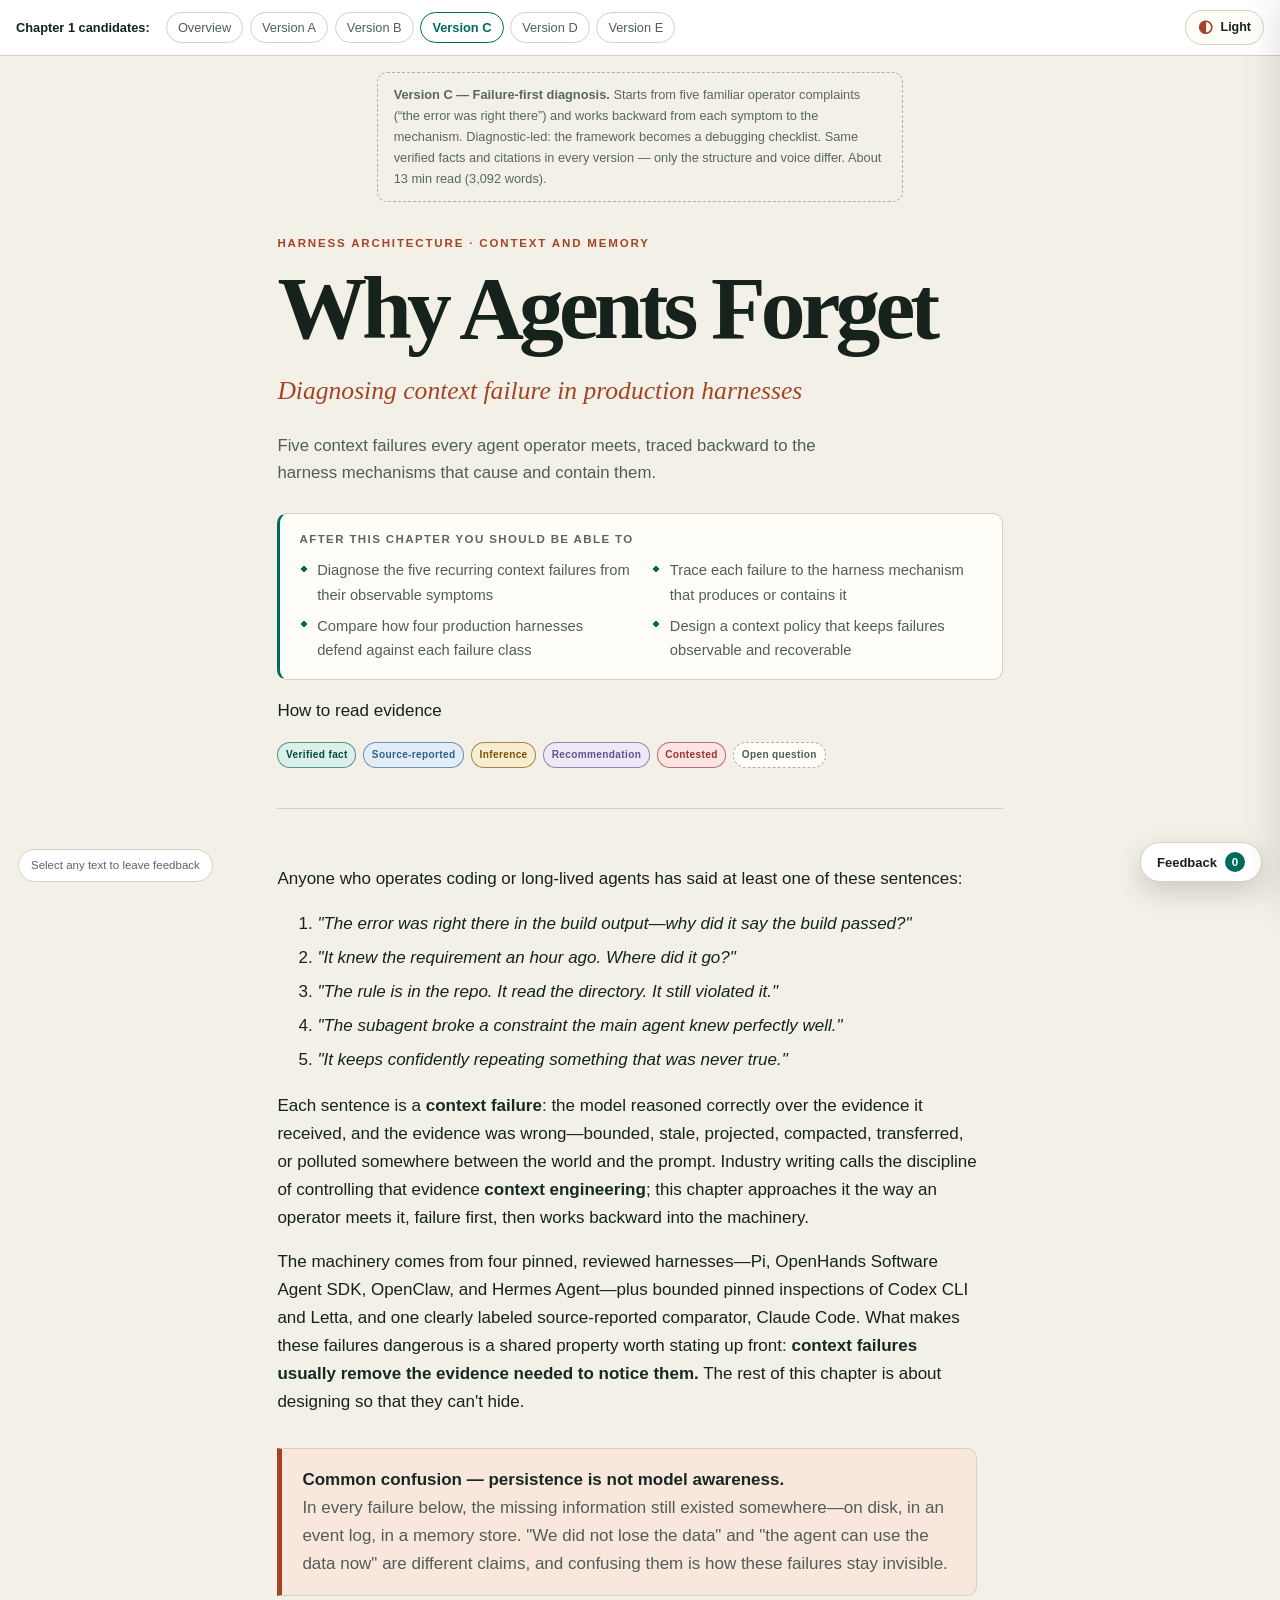
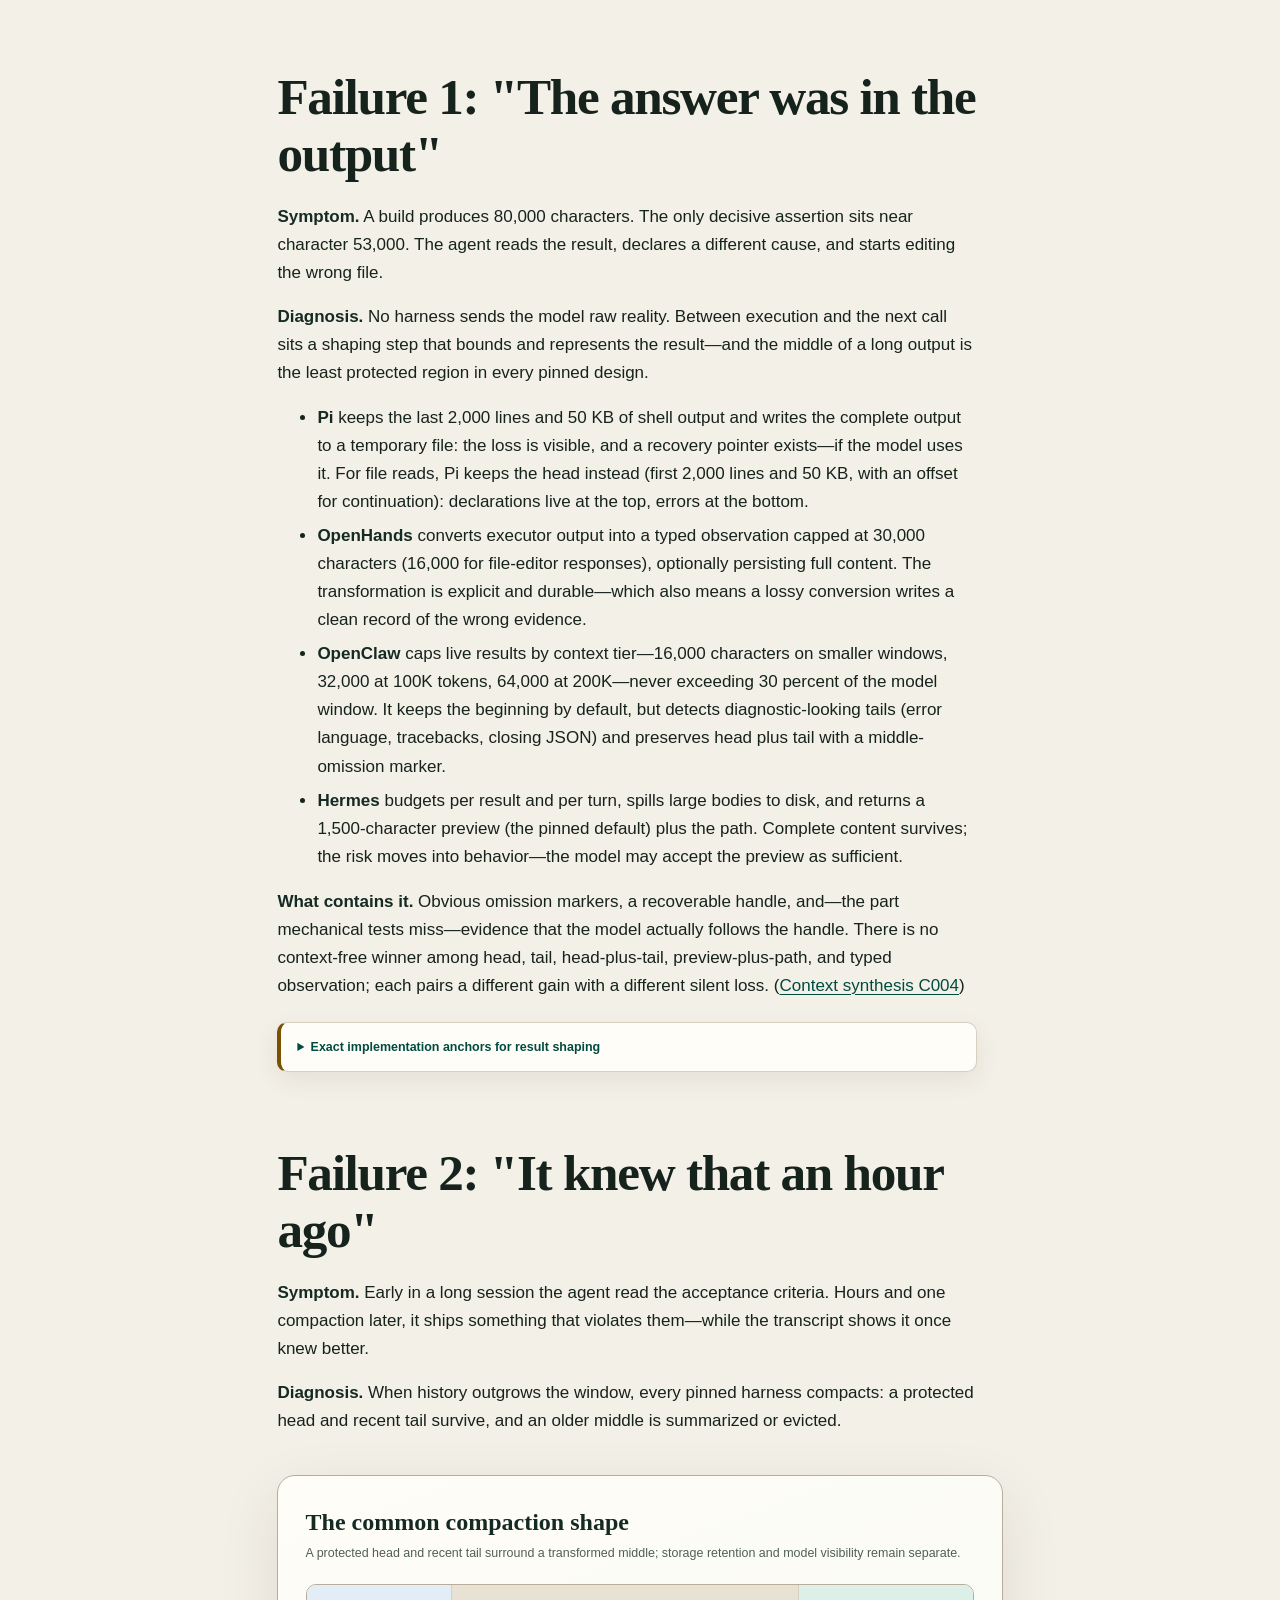
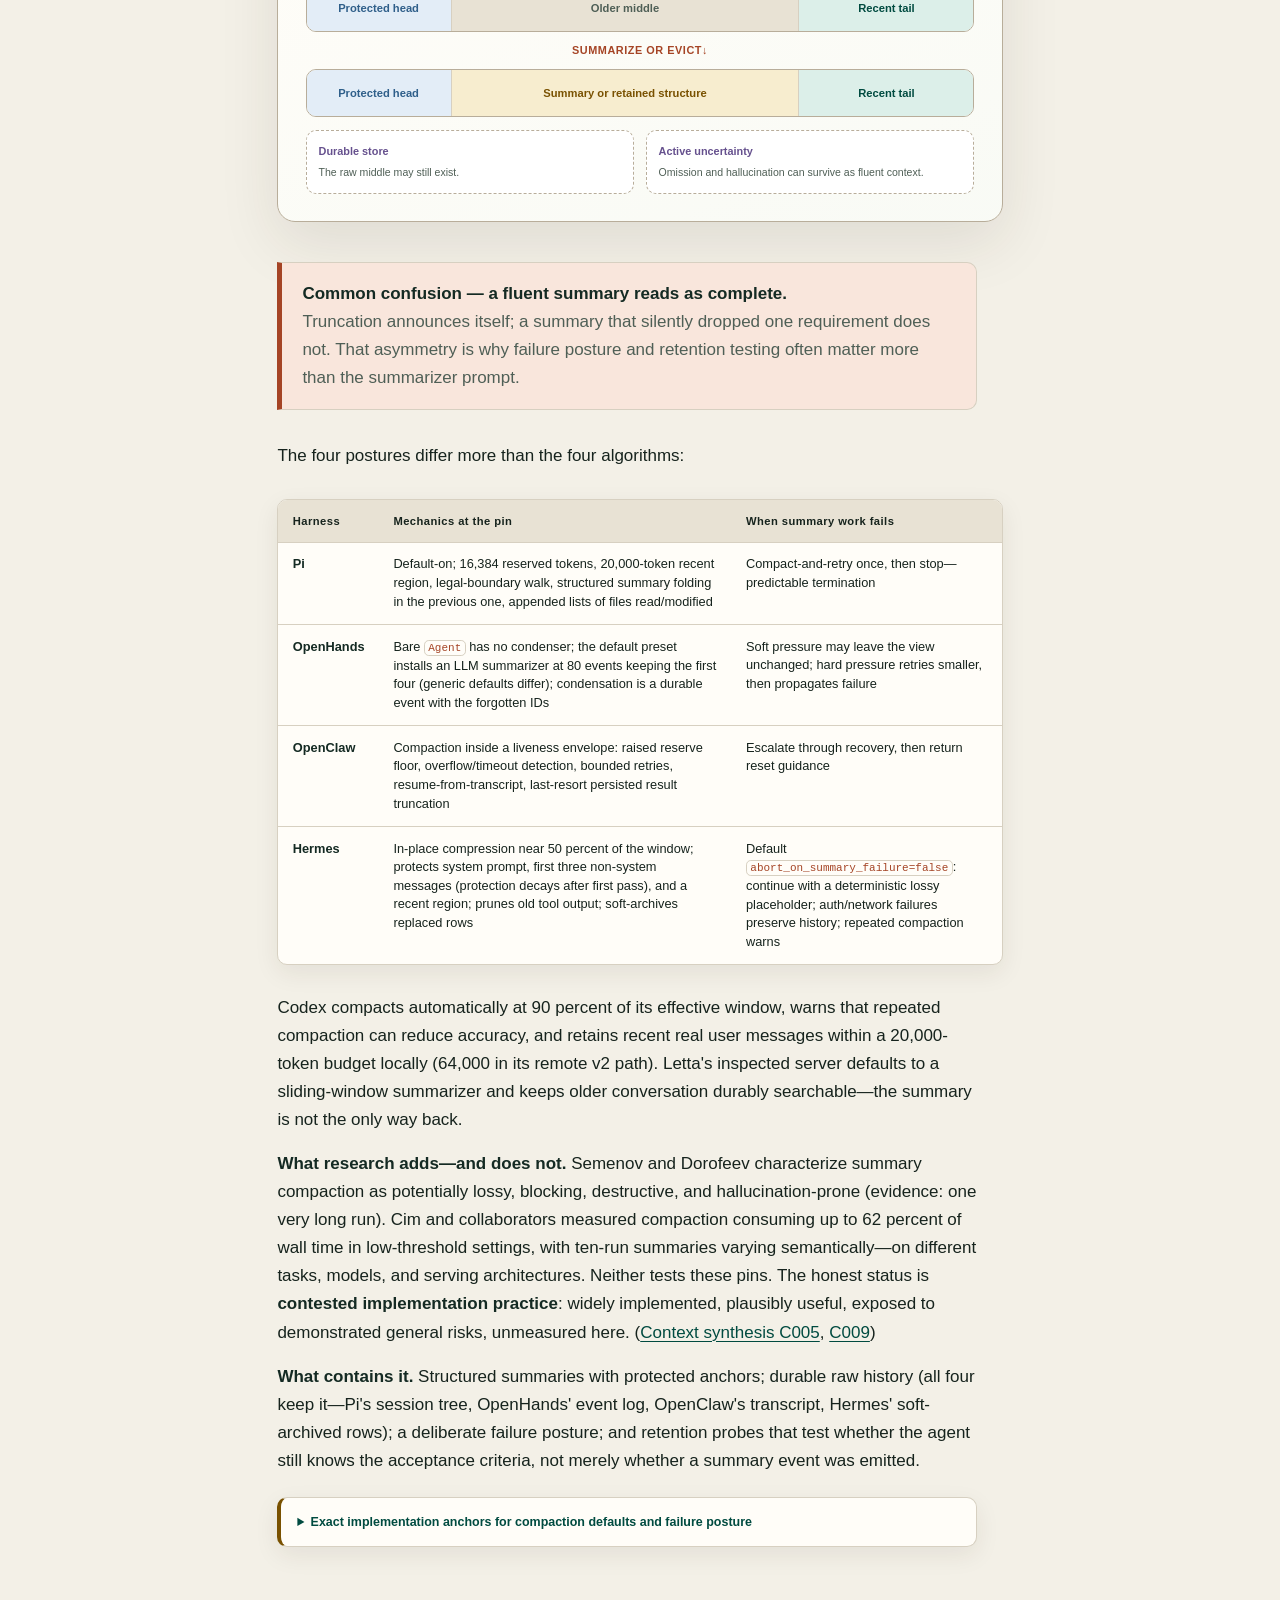
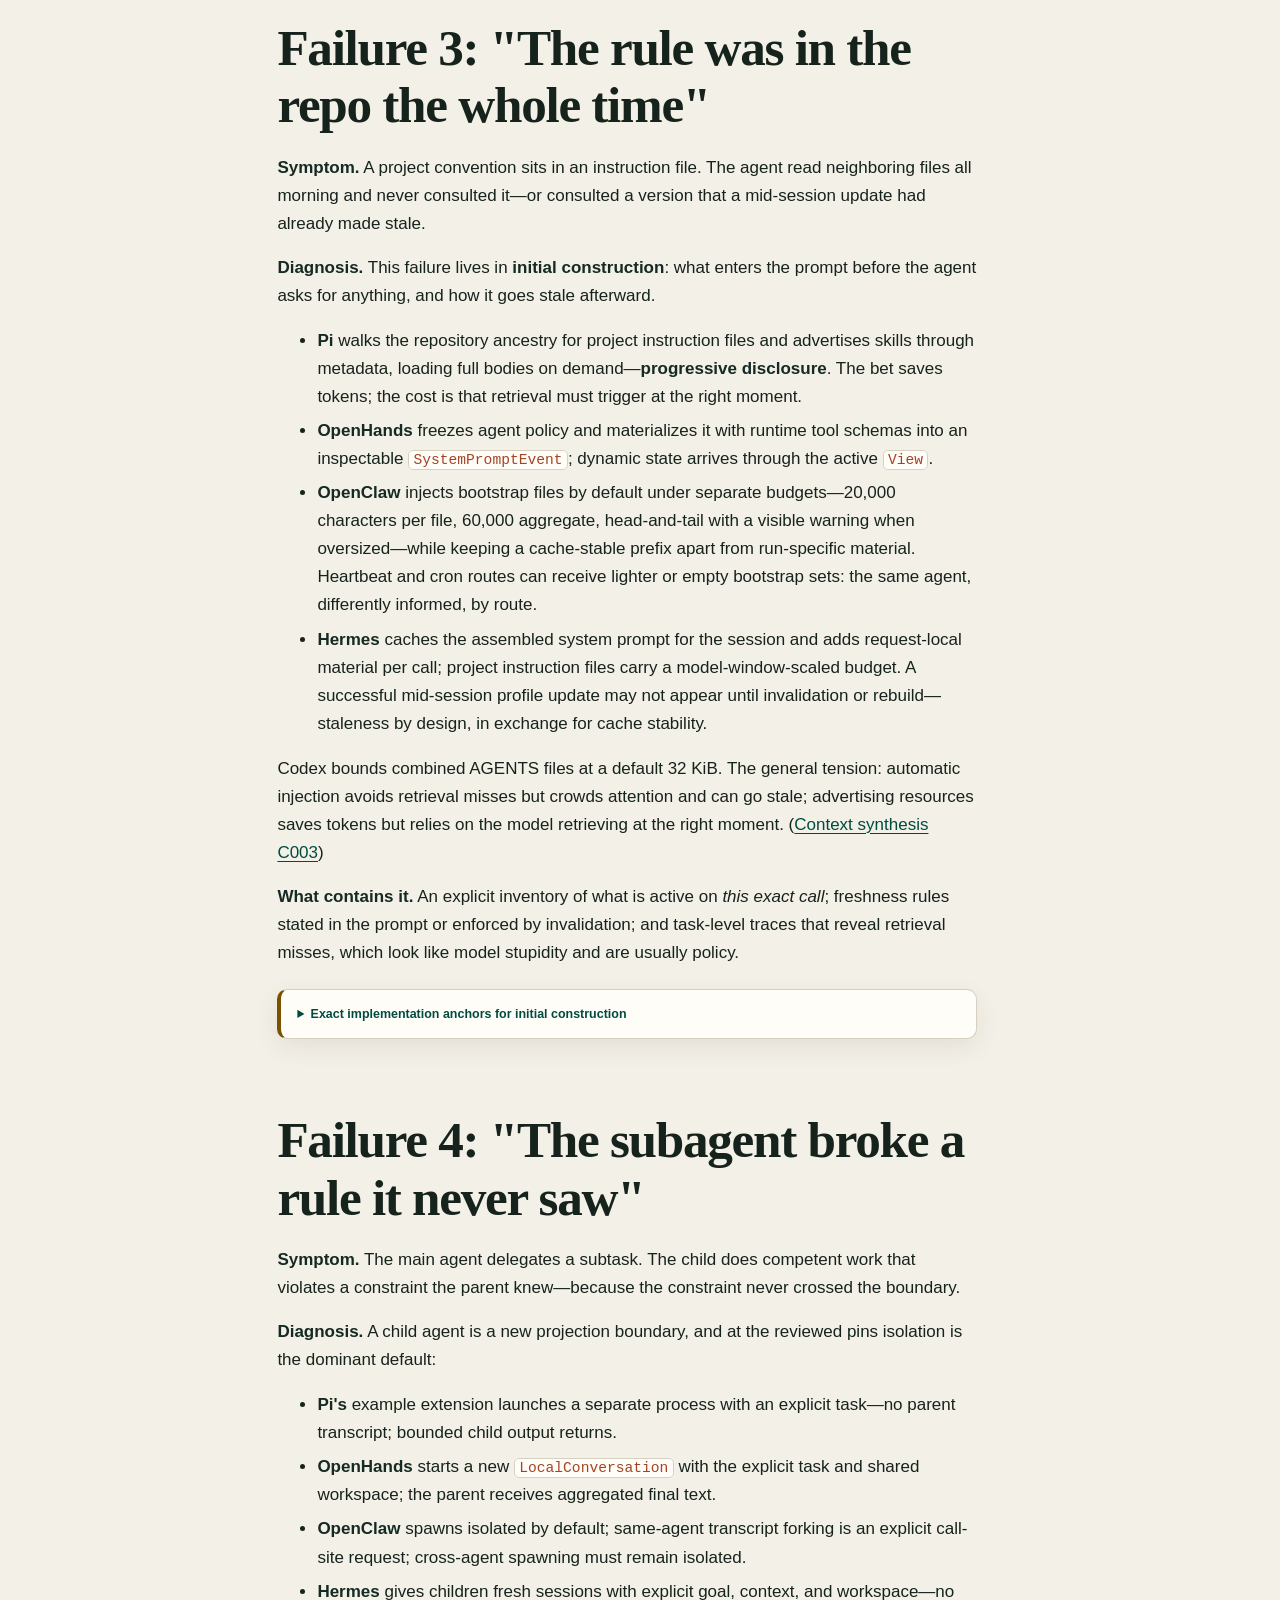
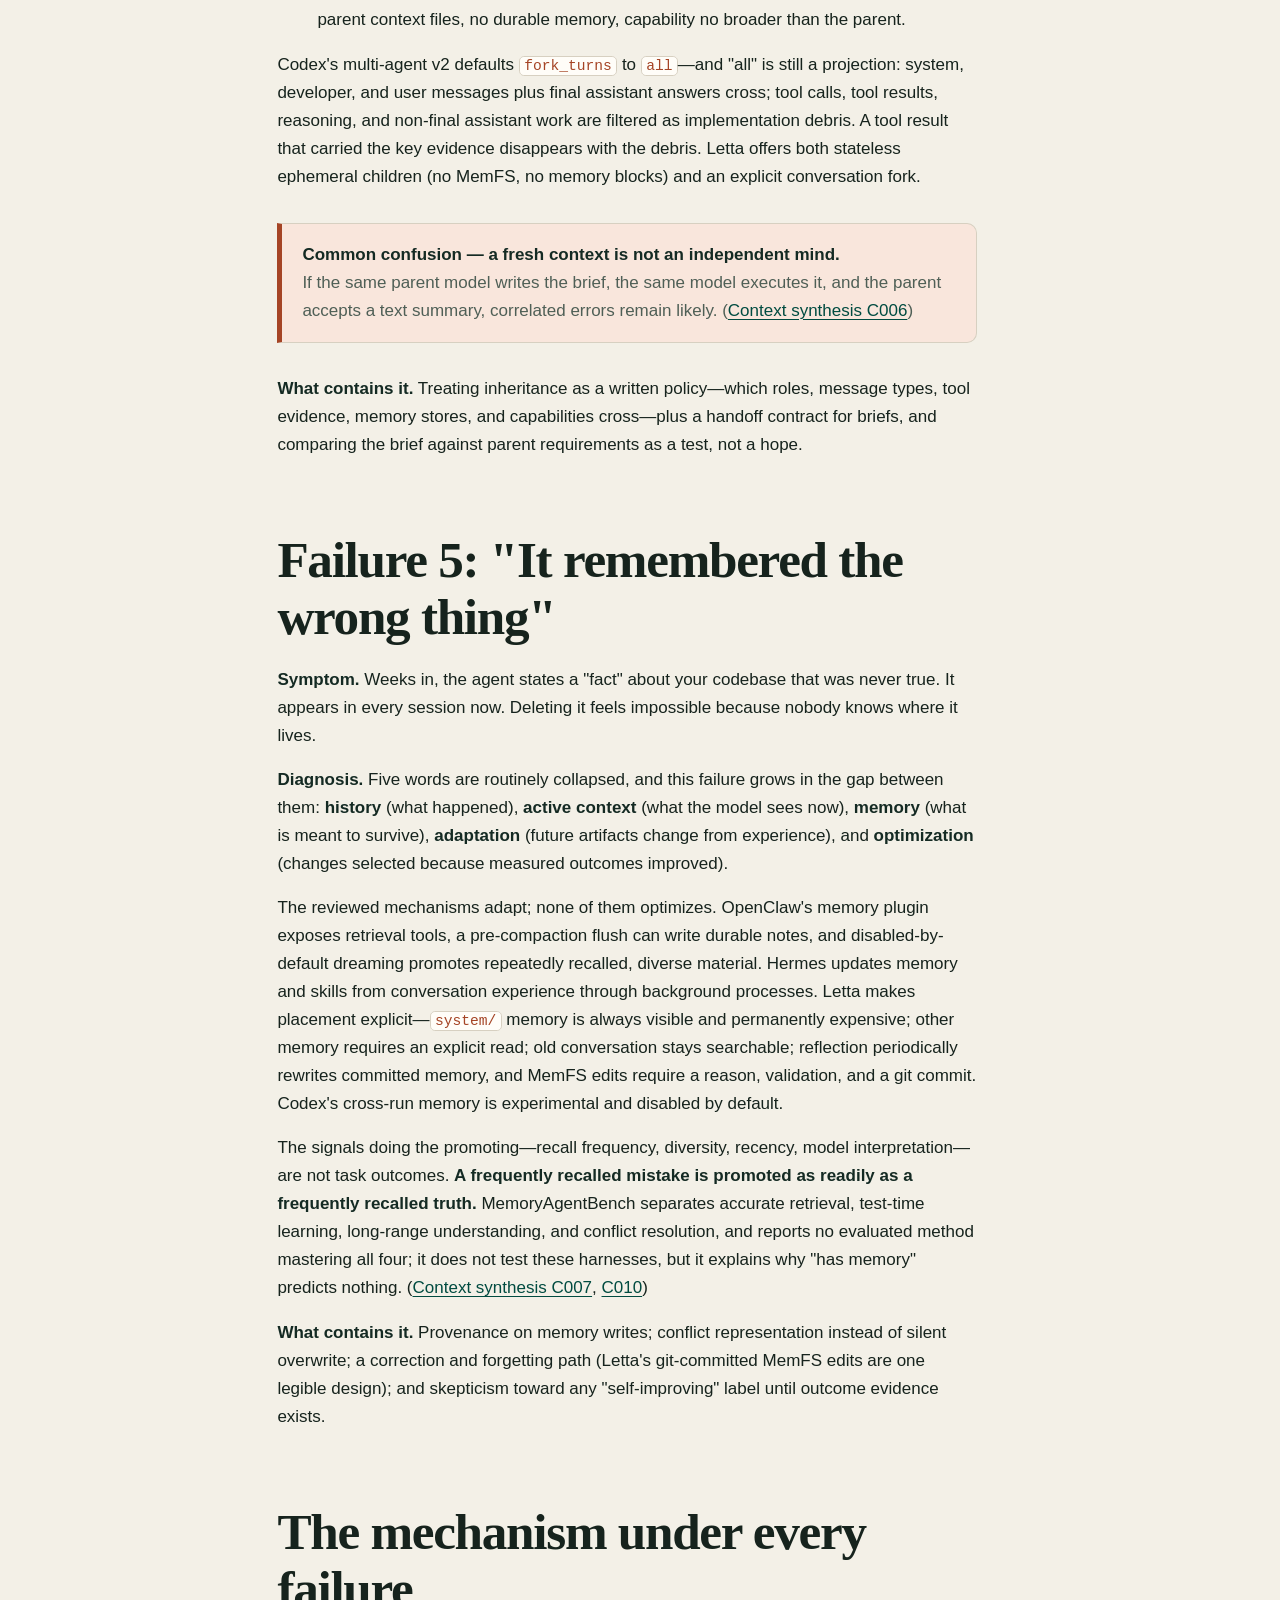
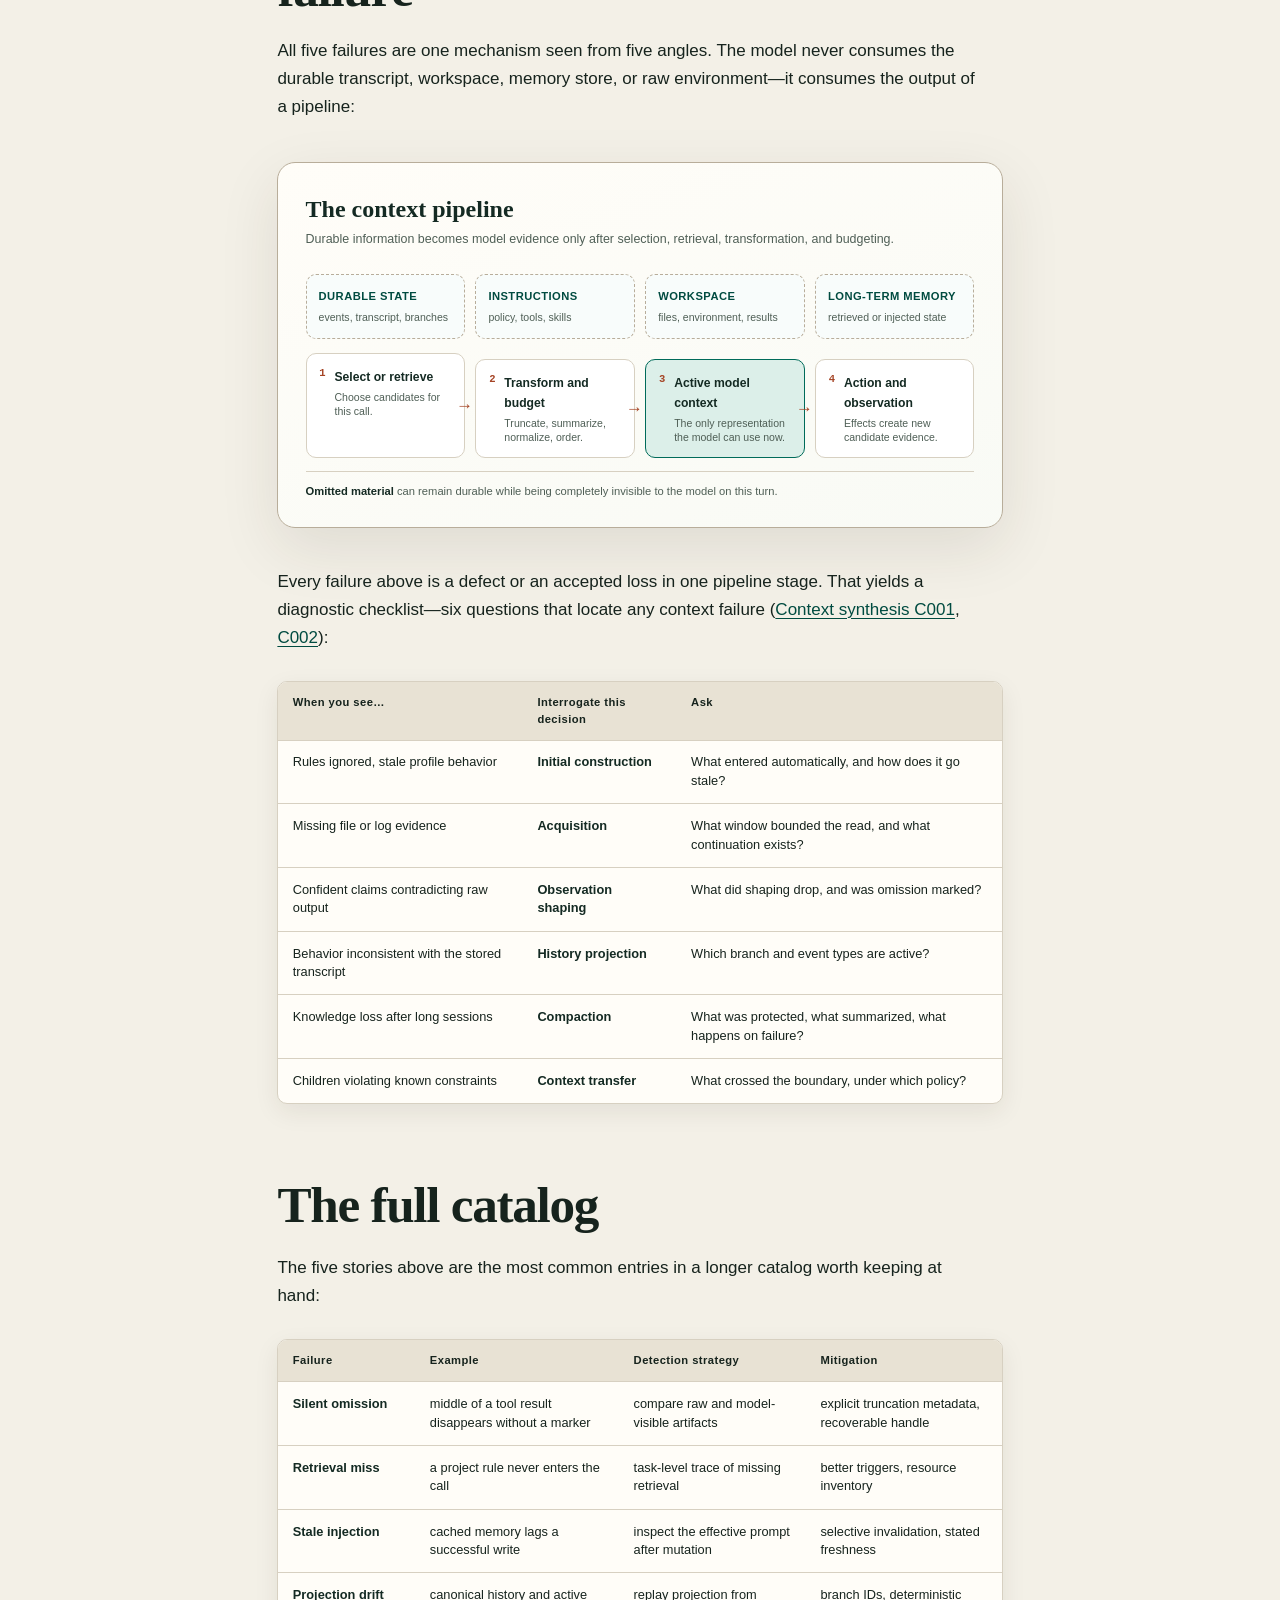
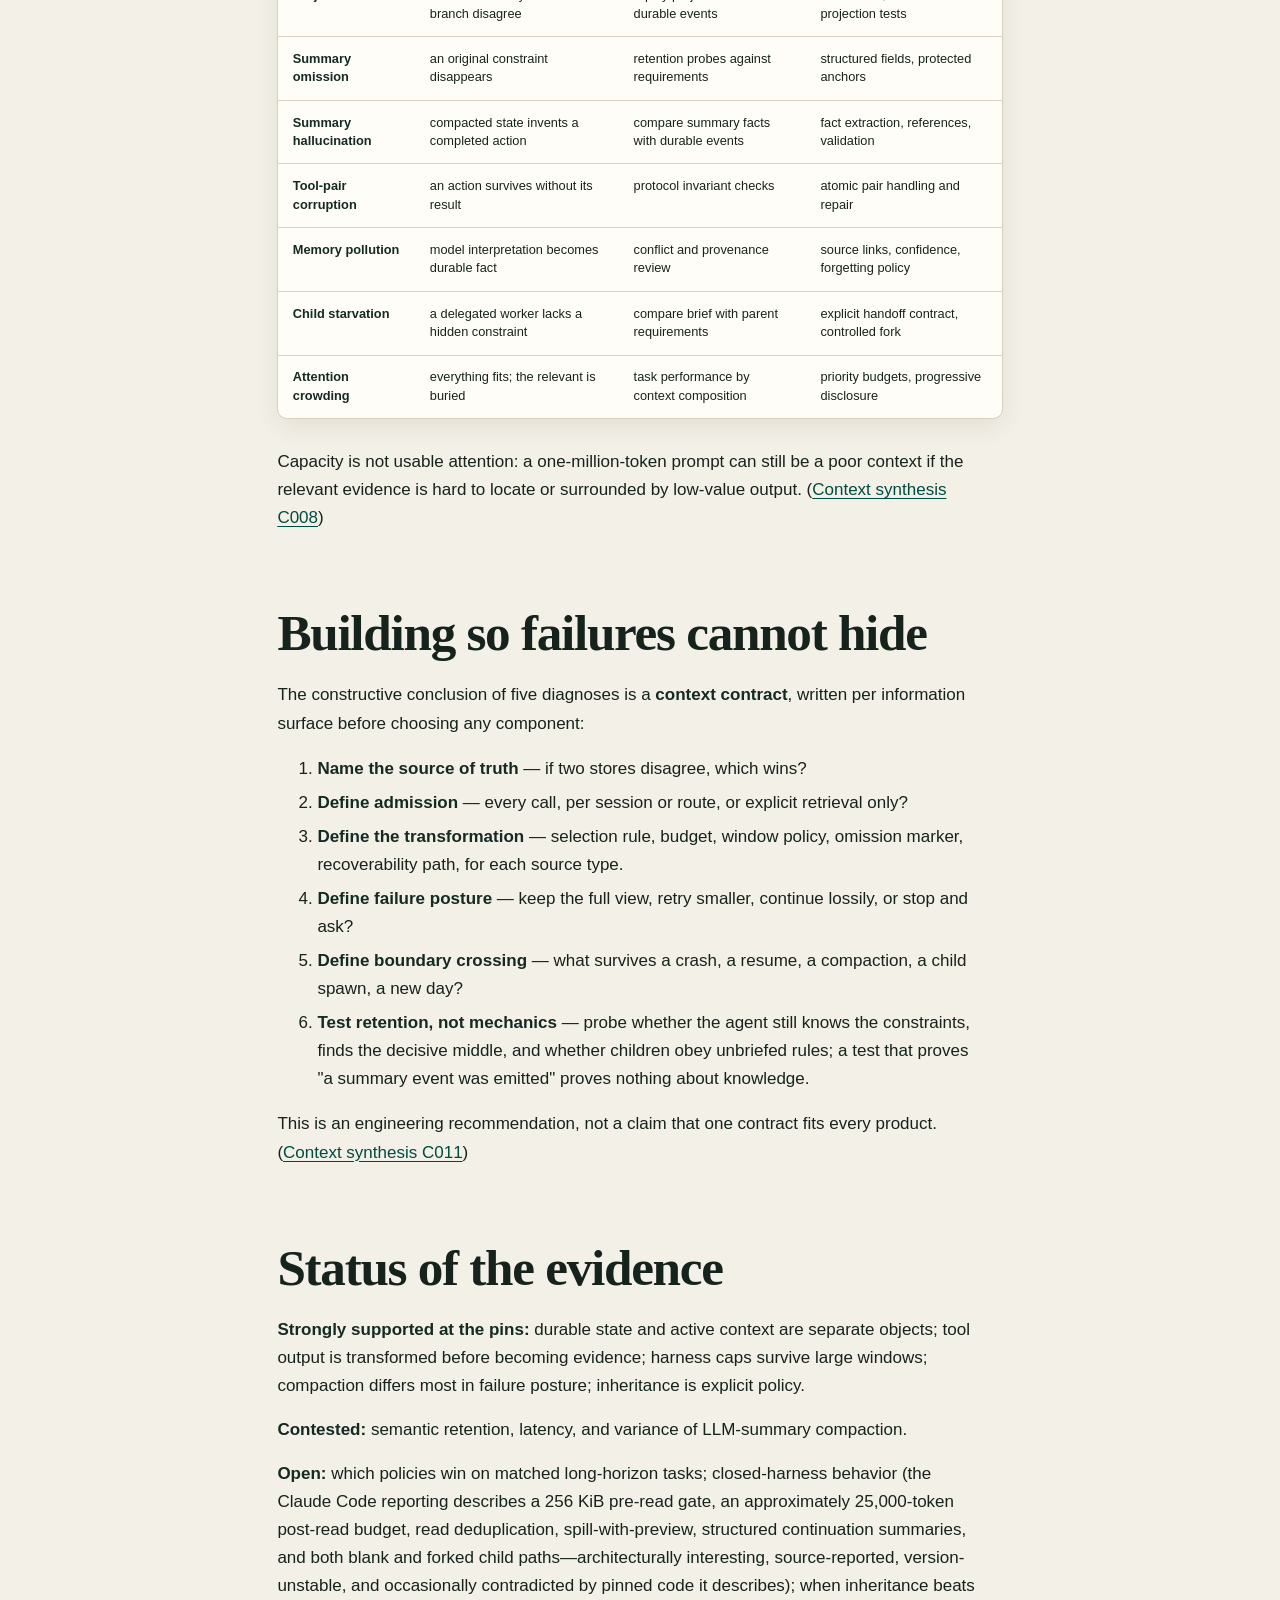
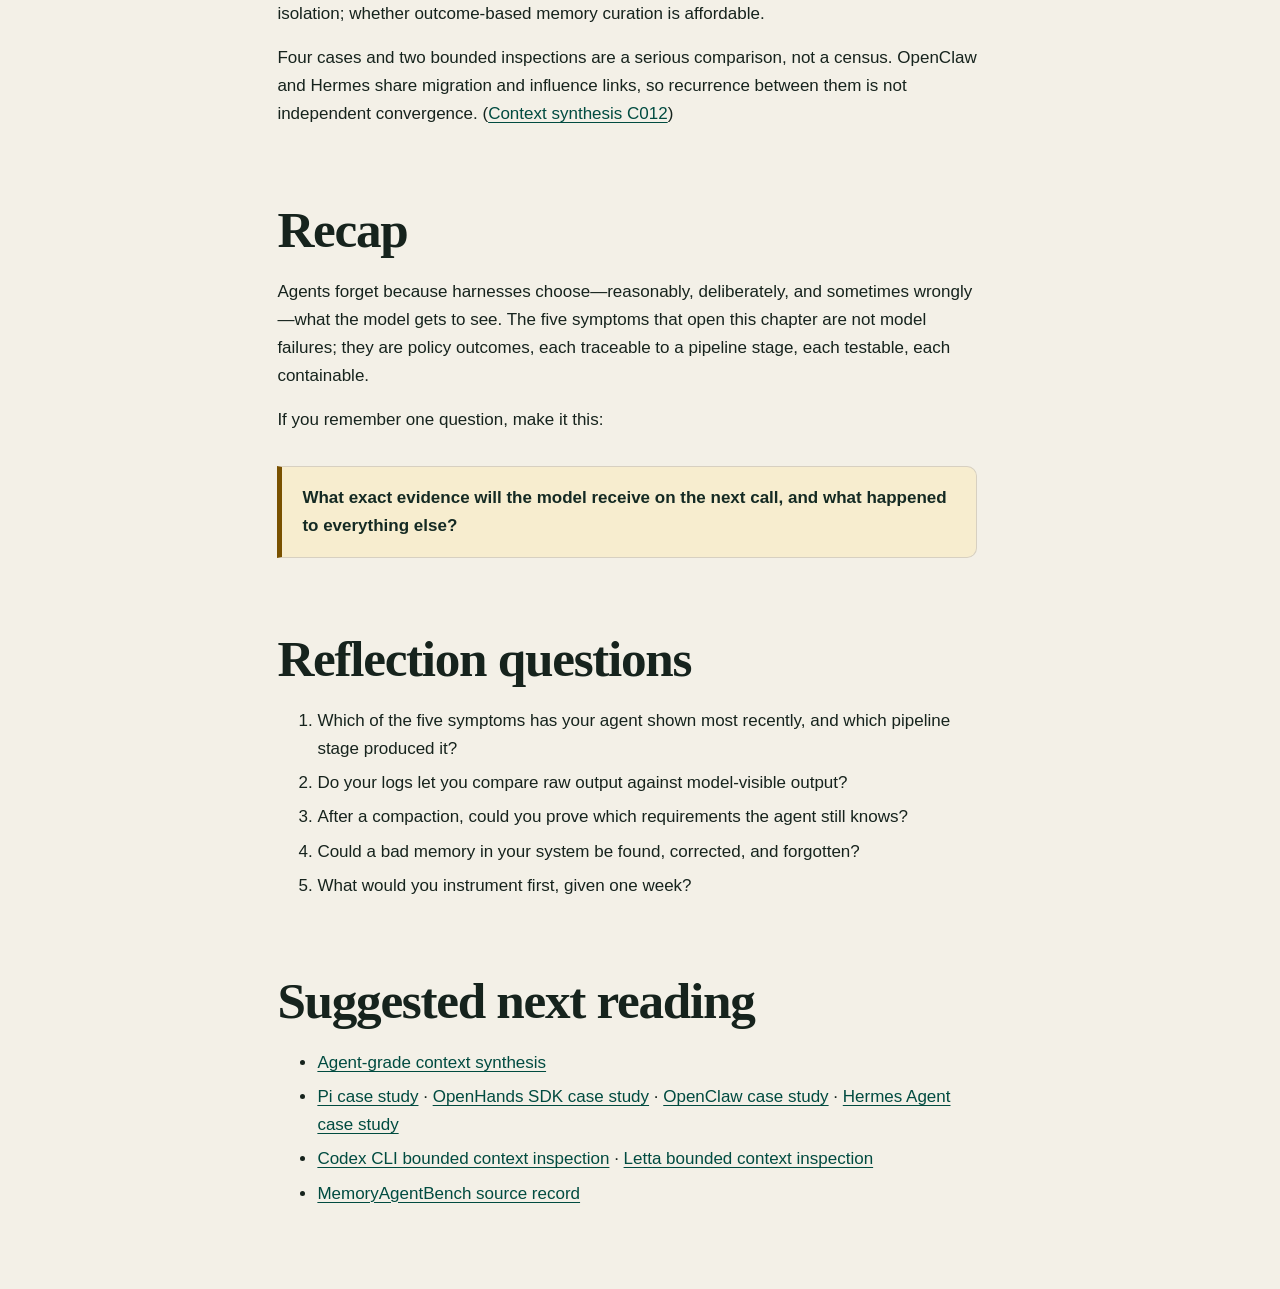
<file: site-variants/version-c.html>
<!doctype html>
<html lang="en" data-theme="system">
<head>
  <meta charset="utf-8">
  <meta name="viewport" content="width=device-width, initial-scale=1">
  <meta name="color-scheme" content="light dark">
  <title>Why Agents Forget · Chapter 1 candidates</title>
  <link rel="stylesheet" href="assets/styles.css">
  <style>
  .variant-bar { position: sticky; top: 0; z-index: 80; display: flex; flex-wrap: wrap; gap: 0.4rem; align-items: center; padding: 0.6rem 1rem; border-bottom: 1px solid var(--line); background: var(--surface-raised); font-size: 0.8rem; }
  .variant-bar strong { margin-right: 0.6rem; }
  .variant-bar a { padding: 0.25rem 0.7rem; border: 1px solid var(--line); border-radius: 999px; color: var(--ink-soft); text-decoration: none; }
  .variant-bar a[aria-current="page"] { border-color: var(--teal); color: var(--teal); font-weight: 700; }
  .variant-note { max-width: var(--measure); margin: 1rem auto 0; padding: 0.7rem 1rem; border: 1px dashed var(--line-strong); border-radius: var(--radius-small); color: var(--ink-faint); font-size: 0.8rem; }
  .variant-article { max-width: calc(var(--measure) + 4rem); margin: 0 auto; padding: 2rem 1.2rem 4rem; }
  .variant-cards { display: grid; grid-template-columns: repeat(auto-fit, minmax(19rem, 1fr)); gap: 1rem; max-width: 70rem; margin: 2rem auto; padding: 0 1.2rem; }
  .variant-cards article { padding: 1.2rem; border: 1px solid var(--line); border-radius: var(--radius); background: var(--surface); }
  .variant-cards h2 { margin: 0 0 0.5rem; font-size: 1.05rem; }
  .variant-cards p { margin: 0 0 0.9rem; color: var(--ink-soft); font-size: 0.88rem; }
  .variant-cards .meta { color: var(--ink-faint); font-size: 0.75rem; margin-bottom: 0.6rem; }

  /* Version E comparison figures */
  .prose figure[class^="fig-"] { margin: 2rem 0; padding: 1.1rem 1.2rem 1rem; border: 1px solid var(--line); border-radius: var(--radius-small); background: var(--surface); }
  .prose figure[class^="fig-"] figcaption { margin-bottom: 0.9rem; font-size: 0.85rem; color: var(--ink-soft); }
  .fig-note { margin: 0.8rem 0 0; font-size: 0.75rem; color: var(--ink-faint); }
  /* per-harness mechanism flows */
  .flow { display: flex; flex-wrap: wrap; gap: 0.45rem; align-items: center; }
  .flow + .flow { margin-top: 0.7rem; padding-top: 0.7rem; border-top: 1px dashed var(--line); }
  .fnode { display: inline-flex; flex-direction: column; gap: 1px; max-width: 15rem; padding: 0.45rem 0.75rem; border: 1.5px solid var(--line-strong); border-radius: 8px; background: var(--surface-raised); font-size: 0.75rem; font-weight: 700; }
  .fnode small { font-weight: 450; color: var(--ink-faint); }
  .fnode.src { border-style: dashed; font-weight: 600; }
  .fnode.cache { border-color: var(--gold); }
  .fnode.call { border-color: var(--teal); box-shadow: 0 0 0 3px var(--teal-soft); }
  .fnode.risk { border-style: dashed; border-color: var(--rust); }
  .farrow { color: var(--ink-faint); font-weight: 800; }
  /* assembly stack */
  .stack-rows { display: flex; flex-direction: column; gap: 0.45rem; }
  .stack-row { display: grid; grid-template-columns: 8.5rem 1fr; gap: 0.6rem; align-items: stretch; }
  .stack-label { align-self: center; font-size: 0.72rem; font-weight: 750; color: var(--ink-faint); text-align: right; }
  .stack-seg { padding: 0.5rem 0.8rem; border-radius: 8px; font-size: 0.78rem; }
  .stack-seg.core { background: var(--teal-soft); color: var(--teal-strong); }
  .stack-seg.session { background: var(--blue-soft); color: var(--blue); }
  .stack-seg.turn { background: var(--gold-soft); color: var(--gold); }
  /* window bars */
  .win-rows, .fate-rows { display: flex; flex-direction: column; gap: 0.55rem; }
  .win-row { display: grid; grid-template-columns: 13rem 1fr 9rem; gap: 0.7rem; align-items: center; }
  .win-label { font-size: 0.76rem; font-weight: 700; }
  .win-label small { display: block; font-weight: 500; color: var(--ink-faint); }
  .win-bar { display: flex; height: 14px; overflow: hidden; border-radius: 999px; border: 1px solid var(--line); }
  .win-bar i.keep { background: var(--teal); }
  .win-bar i.drop { background: var(--line); opacity: 0.45; }
  .win-note { font-size: 0.7rem; color: var(--ink-faint); }
  /* result fates */
  .fate-row { display: grid; grid-template-columns: 6.5rem 1fr 1fr; gap: 0.7rem; align-items: stretch; }
  .fate-label { align-self: center; font-size: 0.78rem; font-weight: 750; }
  .fate-model { padding: 0.45rem 0.7rem; border-radius: 8px; background: var(--teal-soft); color: var(--teal-strong); font-size: 0.74rem; }
  .fate-durable { padding: 0.45rem 0.7rem; border: 1px dashed var(--line-strong); border-radius: 8px; color: var(--ink-faint); font-size: 0.74rem; }
  /* branch projection */
  .branch-canvas { display: flex; flex-direction: column; gap: 0.9rem; overflow-x: auto; padding: 0.3rem 0; }
  .branch-lane { display: flex; align-items: center; gap: 0; white-space: nowrap; }
  .branch-lane.faded { opacity: 0.45; }
  .bnode { padding: 0.3rem 0.6rem; border: 1px solid var(--line-strong); border-radius: 8px; font-size: 0.72rem; background: var(--surface-raised); }
  .bnode.active { border-color: var(--teal); color: var(--teal); font-weight: 750; }
  .bnode.summary { border-color: var(--gold); color: var(--gold); }
  .bnode.abandoned { border-style: dashed; }
  .bedge { width: 1.4rem; height: 1px; background: var(--line-strong); flex: none; }
  /* posture + inheritance axes */
  .posture-axis { display: grid; grid-template-columns: 7rem 1fr 7rem; gap: 0.6rem; align-items: start; }
  .pole { padding-top: 0.1rem; font-size: 0.72rem; font-weight: 750; color: var(--ink-soft); text-align: center; }
  .pole small { display: block; font-weight: 500; color: var(--ink-faint); }
  .axis-line, .inherit-axis { position: relative; display: block; height: 9.5rem; }
  .axis-line::before, .inherit-axis::before { content: ""; position: absolute; top: 0.55rem; right: 0; left: 0; height: 3px; border-radius: 999px; background: linear-gradient(90deg, var(--teal), var(--rust)); }
  .ptick, .itick { position: absolute; top: 0; width: 8.5rem; margin-left: -4.25rem; text-align: center; font-size: 0.68rem; }
  .ptick::before, .itick::before { content: ""; display: block; width: 11px; height: 11px; margin: 0 auto 0.35rem; border: 2px solid var(--paper); border-radius: 50%; background: var(--ink); }
  .ptick b, .itick b { display: block; }
  .ptick small, .itick small { color: var(--ink-faint); line-height: 1.25; display: block; }
  .axis-line .ptick:nth-of-type(even) b, .inherit-axis .itick:nth-of-type(even) b { margin-top: 3.4rem; }
  .inherit-axis { height: 9rem; margin: 0.4rem 0 0; }
  /* placement quadrant */
  .quad-grid { display: grid; grid-template-columns: 1fr 1fr; gap: 0.6rem; }
  .quad-cell { display: flex; flex-direction: column; gap: 0.25rem; padding: 0.75rem 0.9rem; border: 1px solid var(--line); border-radius: 8px; font-size: 0.74rem; }
  .quad-cell b { font-size: 0.8rem; }
  .quad-cell small { color: var(--ink-faint); }
  .q-cost { margin-top: 0.2rem; color: var(--ink-soft); font-style: italic; }
  .q-tl { background: var(--teal-soft); } .q-tr { background: var(--blue-soft); } .q-bl { background: var(--gold-soft); } .q-br { background: var(--violet-soft); }
  /* profiles */
  .profile-cards { display: grid; grid-template-columns: repeat(auto-fit, minmax(12rem, 1fr)); gap: 0.6rem; }
  .p-card { display: flex; flex-direction: column; gap: 0.3rem; padding: 0.85rem 0.95rem; border: 1px solid var(--line); border-left: 3px solid var(--teal); border-radius: 8px; background: var(--surface-raised); font-size: 0.74rem; }
  .p-card b { font-size: 0.85rem; }
  .p-card em { color: var(--rust); font-style: normal; font-weight: 650; }
  .p-card span { color: var(--ink-soft); }
  @media (max-width: 700px) {
    .win-row { grid-template-columns: 1fr; gap: 0.25rem; }
    .fate-row { grid-template-columns: 1fr; }
    .posture-axis { grid-template-columns: 1fr; }
    .quad-grid { grid-template-columns: 1fr; }
    .axis-line, .inherit-axis { height: auto; min-height: 8rem; }
  }
</style>
  <script defer src="assets/site.js"></script>
  <script defer src="assets/annotator.js"></script>
</head>
<body class="chapter-page">
  <div class="variant-bar" role="navigation" aria-label="Chapter versions">
    <strong>Chapter 1 candidates:</strong>
    <a href="index.html">Overview</a>
    <a href="version-a.html">Version A</a>
    <a href="version-b.html">Version B</a>
    <a href="version-c.html" aria-current="page">Version C</a>
    <a href="version-d.html">Version D</a>
    <a href="version-e.html">Version E</a>
    <button class="theme-toggle" type="button" data-theme-toggle aria-label="Use dark theme" title="Change color theme" style="margin-left:auto"><span class="theme-icon" aria-hidden="true">◐</span><span class="theme-label">Theme</span></button>
  </div>
  
  <p class="variant-note"><strong>Version C — Failure-first diagnosis.</strong> Starts from five familiar operator complaints (“the error was right there”) and works backward from each symptom to the mechanism. Diagnostic-led: the framework becomes a debugging checklist. Same verified facts and citations in every version — only the structure and voice differ. About 13 min read (3,092 words).</p>
  <main id="main-content" tabindex="-1">
    <article class="chapter-article variant-article">
      <header class="chapter-header">
        <p class="eyebrow">Harness architecture · Context and memory</p>
        <h1>Why Agents Forget</h1>
        <p class="chapter-subtitle">Diagnosing context failure in production harnesses</p>
        <p class="chapter-summary">Five context failures every agent operator meets, traced backward to the harness mechanisms that cause and contain them.</p>
        <div class="chapter-objectives">
          <p id="chapter-objectives-title">After this chapter you should be able to</p>
          <ul aria-labelledby="chapter-objectives-title">
            <li>Diagnose the five recurring context failures from their observable symptoms</li>
            <li>Trace each failure to the harness mechanism that produces or contains it</li>
            <li>Compare how four production harnesses defend against each failure class</li>
            <li>Design a context policy that keeps failures observable and recoverable</li>
          </ul>
        </div>
        <div class="evidence-legend" aria-labelledby="evidence-legend-title">
          <p id="evidence-legend-title">How to read evidence</p>
          <ul class="epistemic-key">
            <li class="kind-fact">Verified fact</li>
            <li class="kind-reported">Source-reported</li>
            <li class="kind-inference">Inference</li>
            <li class="kind-recommendation">Recommendation</li>
            <li class="kind-contested">Contested</li>
            <li class="kind-open">Open question</li>
          </ul>
        </div>
      </header>
      <div class="prose chapter-prose"><p>Anyone who operates coding or long-lived agents has said at least one of these sentences:</p>
<ol>
<li><em>&quot;The error was right there in the build output—why did it say the build passed?&quot;</em></li>
<li><em>&quot;It knew the requirement an hour ago. Where did it go?&quot;</em></li>
<li><em>&quot;The rule is in the repo. It read the directory. It still violated it.&quot;</em></li>
<li><em>&quot;The subagent broke a constraint the main agent knew perfectly well.&quot;</em></li>
<li><em>&quot;It keeps confidently repeating something that was never true.&quot;</em></li>
</ol>
<p>Each sentence is a <strong>context failure</strong>: the model reasoned correctly over the evidence it received, and the evidence was wrong—bounded, stale, projected, compacted, transferred, or polluted somewhere between the world and the prompt. Industry writing calls the discipline of controlling that evidence <strong>context engineering</strong>; this chapter approaches it the way an operator meets it, failure first, then works backward into the machinery.</p>
<p>The machinery comes from four pinned, reviewed harnesses—Pi, OpenHands Software Agent SDK, OpenClaw, and Hermes Agent—plus bounded pinned inspections of Codex CLI and Letta, and one clearly labeled source-reported comparator, Claude Code. What makes these failures dangerous is a shared property worth stating up front: <strong>context failures usually remove the evidence needed to notice them.</strong> The rest of this chapter is about designing so that they can&#39;t hide.</p>
<blockquote class="callout confusion"><p><strong>Common confusion — persistence is not model awareness.</strong></p>
<p>In every failure below, the missing information still existed somewhere—on disk, in an event log, in a memory store. &quot;We did not lose the data&quot; and &quot;the agent can use the data now&quot; are different claims, and confusing them is how these failures stay invisible.</p>
</blockquote>
<h2 id="failure-1-the-answer-was-in-the-output">Failure 1: &quot;The answer was in the output&quot;<a class="heading-anchor" href="#failure-1-the-answer-was-in-the-output" aria-label="Link to Failure 1: &quot;The answer was in the output&quot;">#</a></h2>
<p><strong>Symptom.</strong> A build produces 80,000 characters. The only decisive assertion sits near character 53,000. The agent reads the result, declares a different cause, and starts editing the wrong file.</p>
<p><strong>Diagnosis.</strong> No harness sends the model raw reality. Between execution and the next call sits a shaping step that bounds and represents the result—and the middle of a long output is the least protected region in every pinned design.</p>
<ul>
<li><strong>Pi</strong> keeps the last 2,000 lines and 50 KB of shell output and writes the complete output to a temporary file: the loss is visible, and a recovery pointer exists—if the model uses it. For file reads, Pi keeps the head instead (first 2,000 lines and 50 KB, with an offset for continuation): declarations live at the top, errors at the bottom.</li>
<li><strong>OpenHands</strong> converts executor output into a typed observation capped at 30,000 characters (16,000 for file-editor responses), optionally persisting full content. The transformation is explicit and durable—which also means a lossy conversion writes a clean record of the wrong evidence.</li>
<li><strong>OpenClaw</strong> caps live results by context tier—16,000 characters on smaller windows, 32,000 at 100K tokens, 64,000 at 200K—never exceeding 30 percent of the model window. It keeps the beginning by default, but detects diagnostic-looking tails (error language, tracebacks, closing JSON) and preserves head plus tail with a middle-omission marker.</li>
<li><strong>Hermes</strong> budgets per result and per turn, spills large bodies to disk, and returns a 1,500-character preview (the pinned default) plus the path. Complete content survives; the risk moves into behavior—the model may accept the preview as sufficient.</li>
</ul>
<p><strong>What contains it.</strong> Obvious omission markers, a recoverable handle, and—the part mechanical tests miss—evidence that the model actually follows the handle. There is no context-free winner among head, tail, head-plus-tail, preview-plus-path, and typed observation; each pairs a different gain with a different silent loss. (<a href="../research/claims/context-management-across-harnesses.md#c004">Context synthesis C004</a>)</p>
<details class="evidence-detail kind-inference" data-evidence-kind="inference">
<summary>Exact implementation anchors for result shaping</summary>

<ul>
<li>Pi: exact head/tail limits, continuation, and spill behavior in <a href="../research/sources/cp2-pi-v0.80.6.md#evidence-items-and-claim-references">CP2-S001-E12</a></li>
<li>OpenHands: exact file/terminal caps and persistence condition in <a href="../research/sources/cp2-openhands-sdk-v1.35.0.md#evidence-items-and-claim-references">CP2-S002-E15</a>, plus the typed action/observation boundary in <a href="../research/sources/cp2-openhands-sdk-v1.35.0.md#evidence-items-and-claim-references">CP2-S002-E08</a></li>
<li>OpenClaw: exact bootstrap and live-result budgets in <a href="../research/sources/cp2-openclaw-v2026.6.6.md#evidence-items-and-claim-references">CP2-S005-E21</a>, plus canonical/provider/recovery projections in <a href="../research/sources/cp2-openclaw-v2026.6.6.md#evidence-items-and-claim-references">CP2-S005-E10</a></li>
<li>Hermes: exact read, per-result, aggregate, preview, and spill limits in <a href="../research/sources/cp2-hermes-agent-v0.18.2.md#evidence-items-and-claim-references">CP2-S009-E26</a></li>
<li>Status: verified implementation facts; information-value tradeoffs are engineering inference</li>
</ul>
</details>

<h2 id="failure-2-it-knew-that-an-hour-ago">Failure 2: &quot;It knew that an hour ago&quot;<a class="heading-anchor" href="#failure-2-it-knew-that-an-hour-ago" aria-label="Link to Failure 2: &quot;It knew that an hour ago&quot;">#</a></h2>
<p><strong>Symptom.</strong> Early in a long session the agent read the acceptance criteria. Hours and one compaction later, it ships something that violates them—while the transcript shows it once knew better.</p>
<p><strong>Diagnosis.</strong> When history outgrows the window, every pinned harness compacts: a protected head and recent tail survive, and an older middle is summarized or evicted.</p>
<figure class="compaction-map" aria-labelledby="compaction-map-caption">
  <figcaption id="compaction-map-caption">
    <strong>The common compaction shape</strong>
    <span>A protected head and recent tail surround a transformed middle; storage retention and model visibility remain separate.</span>
  </figcaption>
  <div class="history-before" aria-label="History before compaction">
    <span class="segment head">Protected head</span>
    <span class="segment middle">Older middle</span>
    <span class="segment tail">Recent tail</span>
  </div>
  <div class="compaction-arrow" aria-hidden="true"><span>summarize or evict</span>↓</div>
  <div class="history-after" aria-label="Active context after compaction">
    <span class="segment head">Protected head</span>
    <span class="segment summary">Summary or retained structure</span>
    <span class="segment tail">Recent tail</span>
  </div>
  <div class="compaction-notes">
    <p><strong>Durable store</strong><span>The raw middle may still exist.</span></p>
    <p><strong>Active uncertainty</strong><span>Omission and hallucination can survive as fluent context.</span></p>
  </div>
</figure>

<blockquote class="callout confusion"><p><strong>Common confusion — a fluent summary reads as complete.</strong></p>
<p>Truncation announces itself; a summary that silently dropped one requirement does not. That asymmetry is why failure posture and retention testing often matter more than the summarizer prompt.</p>
</blockquote>
<p>The four postures differ more than the four algorithms:</p>
<div class="table-scroll" role="region" aria-label="Scrollable comparison table" tabindex="0"><table>
<thead>
<tr>
<th>Harness</th>
<th>Mechanics at the pin</th>
<th>When summary work fails</th>
</tr>
</thead>
<tbody><tr>
<td><strong>Pi</strong></td>
<td>Default-on; 16,384 reserved tokens, 20,000-token recent region, legal-boundary walk, structured summary folding in the previous one, appended lists of files read/modified</td>
<td>Compact-and-retry once, then stop—predictable termination</td>
</tr>
<tr>
<td><strong>OpenHands</strong></td>
<td>Bare <code>Agent</code> has no condenser; the default preset installs an LLM summarizer at 80 events keeping the first four (generic defaults differ); condensation is a durable event with the forgotten IDs</td>
<td>Soft pressure may leave the view unchanged; hard pressure retries smaller, then propagates failure</td>
</tr>
<tr>
<td><strong>OpenClaw</strong></td>
<td>Compaction inside a liveness envelope: raised reserve floor, overflow/timeout detection, bounded retries, resume-from-transcript, last-resort persisted result truncation</td>
<td>Escalate through recovery, then return reset guidance</td>
</tr>
<tr>
<td><strong>Hermes</strong></td>
<td>In-place compression near 50 percent of the window; protects system prompt, first three non-system messages (protection decays after first pass), and a recent region; prunes old tool output; soft-archives replaced rows</td>
<td>Default <code>abort_on_summary_failure=false</code>: continue with a deterministic lossy placeholder; auth/network failures preserve history; repeated compaction warns</td>
</tr>
</tbody></table></div>
<p>Codex compacts automatically at 90 percent of its effective window, warns that repeated compaction can reduce accuracy, and retains recent real user messages within a 20,000-token budget locally (64,000 in its remote v2 path). Letta&#39;s inspected server defaults to a sliding-window summarizer and keeps older conversation durably searchable—the summary is not the only way back.</p>
<p><strong>What research adds—and does not.</strong> Semenov and Dorofeev characterize summary compaction as potentially lossy, blocking, destructive, and hallucination-prone (evidence: one very long run). Cim and collaborators measured compaction consuming up to 62 percent of wall time in low-threshold settings, with ten-run summaries varying semantically—on different tasks, models, and serving architectures. Neither tests these pins. The honest status is <strong>contested implementation practice</strong>: widely implemented, plausibly useful, exposed to demonstrated general risks, unmeasured here. (<a href="../research/claims/context-management-across-harnesses.md#c005">Context synthesis C005</a>, <a href="../research/claims/context-management-across-harnesses.md#c009">C009</a>)</p>
<p><strong>What contains it.</strong> Structured summaries with protected anchors; durable raw history (all four keep it—Pi&#39;s session tree, OpenHands&#39; event log, OpenClaw&#39;s transcript, Hermes&#39; soft-archived rows); a deliberate failure posture; and retention probes that test whether the agent still knows the acceptance criteria, not merely whether a summary event was emitted.</p>
<details class="evidence-detail kind-inference" data-evidence-kind="inference">
<summary>Exact implementation anchors for compaction defaults and failure posture</summary>

<ul>
<li>Pi: trigger, protected recent region, structured summary, and defaults in <a href="../research/sources/cp2-pi-v0.80.6.md#evidence-items-and-claim-references">CP2-S001-E12</a></li>
<li>OpenHands: bare-agent versus preset defaults and the 80-event/four-event policy in <a href="../research/sources/cp2-openhands-sdk-v1.35.0.md#evidence-items-and-claim-references">CP2-S002-E15</a></li>
<li>OpenClaw: runtime compaction and bounded recovery in <a href="../research/sources/cp2-openclaw-v2026.6.6.md#evidence-items-and-claim-references">CP2-S005-E08</a></li>
<li>Hermes: threshold, protected regions, pruning, soft archival, and summary-failure split in <a href="../research/sources/cp2-hermes-agent-v0.18.2.md#evidence-items-and-claim-references">CP2-S009-E26</a></li>
<li>Status: verified implementation facts; the stated priorities and semantic-retention risks are engineering inferences</li>
</ul>
</details>

<h2 id="failure-3-the-rule-was-in-the-repo-the-whole-time">Failure 3: &quot;The rule was in the repo the whole time&quot;<a class="heading-anchor" href="#failure-3-the-rule-was-in-the-repo-the-whole-time" aria-label="Link to Failure 3: &quot;The rule was in the repo the whole time&quot;">#</a></h2>
<p><strong>Symptom.</strong> A project convention sits in an instruction file. The agent read neighboring files all morning and never consulted it—or consulted a version that a mid-session update had already made stale.</p>
<p><strong>Diagnosis.</strong> This failure lives in <strong>initial construction</strong>: what enters the prompt before the agent asks for anything, and how it goes stale afterward.</p>
<ul>
<li><strong>Pi</strong> walks the repository ancestry for project instruction files and advertises skills through metadata, loading full bodies on demand—<strong>progressive disclosure</strong>. The bet saves tokens; the cost is that retrieval must trigger at the right moment.</li>
<li><strong>OpenHands</strong> freezes agent policy and materializes it with runtime tool schemas into an inspectable <code>SystemPromptEvent</code>; dynamic state arrives through the active <code>View</code>.</li>
<li><strong>OpenClaw</strong> injects bootstrap files by default under separate budgets—20,000 characters per file, 60,000 aggregate, head-and-tail with a visible warning when oversized—while keeping a cache-stable prefix apart from run-specific material. Heartbeat and cron routes can receive lighter or empty bootstrap sets: the same agent, differently informed, by route.</li>
<li><strong>Hermes</strong> caches the assembled system prompt for the session and adds request-local material per call; project instruction files carry a model-window-scaled budget. A successful mid-session profile update may not appear until invalidation or rebuild—staleness by design, in exchange for cache stability.</li>
</ul>
<p>Codex bounds combined AGENTS files at a default 32 KiB. The general tension: automatic injection avoids retrieval misses but crowds attention and can go stale; advertising resources saves tokens but relies on the model retrieving at the right moment. (<a href="../research/claims/context-management-across-harnesses.md#c003">Context synthesis C003</a>)</p>
<p><strong>What contains it.</strong> An explicit inventory of what is active on <em>this exact call</em>; freshness rules stated in the prompt or enforced by invalidation; and task-level traces that reveal retrieval misses, which look like model stupidity and are usually policy.</p>
<details class="evidence-detail kind-inference" data-evidence-kind="inference">
<summary>Exact implementation anchors for initial construction</summary>

<ul>
<li>Pi: active-tool, instruction-file, skills-metadata, and extension-refresh assembly in <a href="../research/sources/cp2-pi-v0.80.6.md#evidence-items-and-claim-references">CP2-S001-E04</a></li>
<li>OpenHands: frozen agent policy materialized with runtime tools, plugins, skills, MCP, and the model view in <a href="../research/sources/cp2-openhands-sdk-v1.35.0.md#evidence-items-and-claim-references">CP2-S002-E06</a></li>
<li>OpenClaw: per-run materialization of provider, prompt, bootstrap, skills, context-engine state, and the effective tool set in <a href="../research/sources/cp2-openclaw-v2026.6.6.md#evidence-items-and-claim-references">CP2-S005-E07</a></li>
<li>Hermes: session-cached system prompt with request-local additions and restore-or-rebuild invalidation in <a href="../research/sources/cp2-hermes-agent-v0.18.2.md#evidence-items-and-claim-references">CP2-S009-E10</a></li>
<li>Status: verified implementation facts for the assembly and caching paths; the staleness tradeoff framing is inference</li>
</ul>
</details>

<h2 id="failure-4-the-subagent-broke-a-rule-it-never-saw">Failure 4: &quot;The subagent broke a rule it never saw&quot;<a class="heading-anchor" href="#failure-4-the-subagent-broke-a-rule-it-never-saw" aria-label="Link to Failure 4: &quot;The subagent broke a rule it never saw&quot;">#</a></h2>
<p><strong>Symptom.</strong> The main agent delegates a subtask. The child does competent work that violates a constraint the parent knew—because the constraint never crossed the boundary.</p>
<p><strong>Diagnosis.</strong> A child agent is a new projection boundary, and at the reviewed pins isolation is the dominant default:</p>
<ul>
<li><strong>Pi&#39;s</strong> example extension launches a separate process with an explicit task—no parent transcript; bounded child output returns.</li>
<li><strong>OpenHands</strong> starts a new <code>LocalConversation</code> with the explicit task and shared workspace; the parent receives aggregated final text.</li>
<li><strong>OpenClaw</strong> spawns isolated by default; same-agent transcript forking is an explicit call-site request; cross-agent spawning must remain isolated.</li>
<li><strong>Hermes</strong> gives children fresh sessions with explicit goal, context, and workspace—no parent context files, no durable memory, capability no broader than the parent.</li>
</ul>
<p>Codex&#39;s multi-agent v2 defaults <code>fork_turns</code> to <code>all</code>—and &quot;all&quot; is still a projection: system, developer, and user messages plus final assistant answers cross; tool calls, tool results, reasoning, and non-final assistant work are filtered as implementation debris. A tool result that carried the key evidence disappears with the debris. Letta offers both stateless ephemeral children (no MemFS, no memory blocks) and an explicit conversation fork.</p>
<blockquote class="callout confusion"><p><strong>Common confusion — a fresh context is not an independent mind.</strong></p>
<p>If the same parent model writes the brief, the same model executes it, and the parent accepts a text summary, correlated errors remain likely. (<a href="../research/claims/context-management-across-harnesses.md#c006">Context synthesis C006</a>)</p>
</blockquote>
<p><strong>What contains it.</strong> Treating inheritance as a written policy—which roles, message types, tool evidence, memory stores, and capabilities cross—plus a handoff contract for briefs, and comparing the brief against parent requirements as a test, not a hope.</p>
<h2 id="failure-5-it-remembered-the-wrong-thing">Failure 5: &quot;It remembered the wrong thing&quot;<a class="heading-anchor" href="#failure-5-it-remembered-the-wrong-thing" aria-label="Link to Failure 5: &quot;It remembered the wrong thing&quot;">#</a></h2>
<p><strong>Symptom.</strong> Weeks in, the agent states a &quot;fact&quot; about your codebase that was never true. It appears in every session now. Deleting it feels impossible because nobody knows where it lives.</p>
<p><strong>Diagnosis.</strong> Five words are routinely collapsed, and this failure grows in the gap between them: <strong>history</strong> (what happened), <strong>active context</strong> (what the model sees now), <strong>memory</strong> (what is meant to survive), <strong>adaptation</strong> (future artifacts change from experience), and <strong>optimization</strong> (changes selected because measured outcomes improved).</p>
<p>The reviewed mechanisms adapt; none of them optimizes. OpenClaw&#39;s memory plugin exposes retrieval tools, a pre-compaction flush can write durable notes, and disabled-by-default dreaming promotes repeatedly recalled, diverse material. Hermes updates memory and skills from conversation experience through background processes. Letta makes placement explicit—<code>system/</code> memory is always visible and permanently expensive; other memory requires an explicit read; old conversation stays searchable; reflection periodically rewrites committed memory, and MemFS edits require a reason, validation, and a git commit. Codex&#39;s cross-run memory is experimental and disabled by default.</p>
<p>The signals doing the promoting—recall frequency, diversity, recency, model interpretation—are not task outcomes. <strong>A frequently recalled mistake is promoted as readily as a frequently recalled truth.</strong> MemoryAgentBench separates accurate retrieval, test-time learning, long-range understanding, and conflict resolution, and reports no evaluated method mastering all four; it does not test these harnesses, but it explains why &quot;has memory&quot; predicts nothing. (<a href="../research/claims/context-management-across-harnesses.md#c007">Context synthesis C007</a>, <a href="../research/claims/context-management-across-harnesses.md#c010">C010</a>)</p>
<p><strong>What contains it.</strong> Provenance on memory writes; conflict representation instead of silent overwrite; a correction and forgetting path (Letta&#39;s git-committed MemFS edits are one legible design); and skepticism toward any &quot;self-improving&quot; label until outcome evidence exists.</p>
<h2 id="the-mechanism-under-every-failure">The mechanism under every failure<a class="heading-anchor" href="#the-mechanism-under-every-failure" aria-label="Link to The mechanism under every failure">#</a></h2>
<p>All five failures are one mechanism seen from five angles. The model never consumes the durable transcript, workspace, memory store, or raw environment—it consumes the output of a pipeline:</p>
<figure class="context-map" aria-labelledby="context-map-caption">
  <figcaption id="context-map-caption">
    <strong>The context pipeline</strong>
    <span>Durable information becomes model evidence only after selection, retrieval, transformation, and budgeting.</span>
  </figcaption>
  <div class="context-sources" aria-label="Candidate information sources">
    <article><span>Durable state</span><small>events, transcript, branches</small></article>
    <article><span>Instructions</span><small>policy, tools, skills</small></article>
    <article><span>Workspace</span><small>files, environment, results</small></article>
    <article><span>Long-term memory</span><small>retrieved or injected state</small></article>
  </div>
  <ol class="context-flow" aria-label="Context construction stages">
    <li><b>1</b><span><strong>Select or retrieve</strong><small>Choose candidates for this call.</small></span></li>
    <li><b>2</b><span><strong>Transform and budget</strong><small>Truncate, summarize, normalize, order.</small></span></li>
    <li class="active-context"><b>3</b><span><strong>Active model context</strong><small>The only representation the model can use now.</small></span></li>
    <li><b>4</b><span><strong>Action and observation</strong><small>Effects create new candidate evidence.</small></span></li>
  </ol>
  <p class="omission-note"><strong>Omitted material</strong> can remain durable while being completely invisible to the model on this turn.</p>
</figure>

<p>Every failure above is a defect or an accepted loss in one pipeline stage. That yields a diagnostic checklist—six questions that locate any context failure (<a href="../research/claims/context-management-across-harnesses.md#c001">Context synthesis C001</a>, <a href="../research/claims/context-management-across-harnesses.md#c002">C002</a>):</p>
<div class="table-scroll" role="region" aria-label="Scrollable comparison table" tabindex="0"><table>
<thead>
<tr>
<th>When you see…</th>
<th>Interrogate this decision</th>
<th>Ask</th>
</tr>
</thead>
<tbody><tr>
<td>Rules ignored, stale profile behavior</td>
<td><strong>Initial construction</strong></td>
<td>What entered automatically, and how does it go stale?</td>
</tr>
<tr>
<td>Missing file or log evidence</td>
<td><strong>Acquisition</strong></td>
<td>What window bounded the read, and what continuation exists?</td>
</tr>
<tr>
<td>Confident claims contradicting raw output</td>
<td><strong>Observation shaping</strong></td>
<td>What did shaping drop, and was omission marked?</td>
</tr>
<tr>
<td>Behavior inconsistent with the stored transcript</td>
<td><strong>History projection</strong></td>
<td>Which branch and event types are active?</td>
</tr>
<tr>
<td>Knowledge loss after long sessions</td>
<td><strong>Compaction</strong></td>
<td>What was protected, what summarized, what happens on failure?</td>
</tr>
<tr>
<td>Children violating known constraints</td>
<td><strong>Context transfer</strong></td>
<td>What crossed the boundary, under which policy?</td>
</tr>
</tbody></table></div>
<h2 id="the-full-catalog">The full catalog<a class="heading-anchor" href="#the-full-catalog" aria-label="Link to The full catalog">#</a></h2>
<p>The five stories above are the most common entries in a longer catalog worth keeping at hand:</p>
<div class="table-scroll" role="region" aria-label="Scrollable comparison table" tabindex="0"><table>
<thead>
<tr>
<th>Failure</th>
<th>Example</th>
<th>Detection strategy</th>
<th>Mitigation</th>
</tr>
</thead>
<tbody><tr>
<td><strong>Silent omission</strong></td>
<td>middle of a tool result disappears without a marker</td>
<td>compare raw and model-visible artifacts</td>
<td>explicit truncation metadata, recoverable handle</td>
</tr>
<tr>
<td><strong>Retrieval miss</strong></td>
<td>a project rule never enters the call</td>
<td>task-level trace of missing retrieval</td>
<td>better triggers, resource inventory</td>
</tr>
<tr>
<td><strong>Stale injection</strong></td>
<td>cached memory lags a successful write</td>
<td>inspect the effective prompt after mutation</td>
<td>selective invalidation, stated freshness</td>
</tr>
<tr>
<td><strong>Projection drift</strong></td>
<td>canonical history and active branch disagree</td>
<td>replay projection from durable events</td>
<td>branch IDs, deterministic projection tests</td>
</tr>
<tr>
<td><strong>Summary omission</strong></td>
<td>an original constraint disappears</td>
<td>retention probes against requirements</td>
<td>structured fields, protected anchors</td>
</tr>
<tr>
<td><strong>Summary hallucination</strong></td>
<td>compacted state invents a completed action</td>
<td>compare summary facts with durable events</td>
<td>fact extraction, references, validation</td>
</tr>
<tr>
<td><strong>Tool-pair corruption</strong></td>
<td>an action survives without its result</td>
<td>protocol invariant checks</td>
<td>atomic pair handling and repair</td>
</tr>
<tr>
<td><strong>Memory pollution</strong></td>
<td>model interpretation becomes durable fact</td>
<td>conflict and provenance review</td>
<td>source links, confidence, forgetting policy</td>
</tr>
<tr>
<td><strong>Child starvation</strong></td>
<td>a delegated worker lacks a hidden constraint</td>
<td>compare brief with parent requirements</td>
<td>explicit handoff contract, controlled fork</td>
</tr>
<tr>
<td><strong>Attention crowding</strong></td>
<td>everything fits; the relevant is buried</td>
<td>task performance by context composition</td>
<td>priority budgets, progressive disclosure</td>
</tr>
</tbody></table></div>
<p>Capacity is not usable attention: a one-million-token prompt can still be a poor context if the relevant evidence is hard to locate or surrounded by low-value output. (<a href="../research/claims/context-management-across-harnesses.md#c008">Context synthesis C008</a>)</p>
<h2 id="building-so-failures-cannot-hide">Building so failures cannot hide<a class="heading-anchor" href="#building-so-failures-cannot-hide" aria-label="Link to Building so failures cannot hide">#</a></h2>
<p>The constructive conclusion of five diagnoses is a <strong>context contract</strong>, written per information surface before choosing any component:</p>
<ol>
<li><strong>Name the source of truth</strong> — if two stores disagree, which wins?</li>
<li><strong>Define admission</strong> — every call, per session or route, or explicit retrieval only?</li>
<li><strong>Define the transformation</strong> — selection rule, budget, window policy, omission marker, recoverability path, for each source type.</li>
<li><strong>Define failure posture</strong> — keep the full view, retry smaller, continue lossily, or stop and ask?</li>
<li><strong>Define boundary crossing</strong> — what survives a crash, a resume, a compaction, a child spawn, a new day?</li>
<li><strong>Test retention, not mechanics</strong> — probe whether the agent still knows the constraints, finds the decisive middle, and whether children obey unbriefed rules; a test that proves &quot;a summary event was emitted&quot; proves nothing about knowledge.</li>
</ol>
<p>This is an engineering recommendation, not a claim that one contract fits every product. (<a href="../research/claims/context-management-across-harnesses.md#c011">Context synthesis C011</a>)</p>
<h2 id="status-of-the-evidence">Status of the evidence<a class="heading-anchor" href="#status-of-the-evidence" aria-label="Link to Status of the evidence">#</a></h2>
<p><strong>Strongly supported at the pins:</strong> durable state and active context are separate objects; tool output is transformed before becoming evidence; harness caps survive large windows; compaction differs most in failure posture; inheritance is explicit policy.</p>
<p><strong>Contested:</strong> semantic retention, latency, and variance of LLM-summary compaction.</p>
<p><strong>Open:</strong> which policies win on matched long-horizon tasks; closed-harness behavior (the Claude Code reporting describes a 256 KiB pre-read gate, an approximately 25,000-token post-read budget, read deduplication, spill-with-preview, structured continuation summaries, and both blank and forked child paths—architecturally interesting, source-reported, version-unstable, and occasionally contradicted by pinned code it describes); when inheritance beats isolation; whether outcome-based memory curation is affordable.</p>
<p>Four cases and two bounded inspections are a serious comparison, not a census. OpenClaw and Hermes share migration and influence links, so recurrence between them is not independent convergence. (<a href="../research/claims/context-management-across-harnesses.md#c012">Context synthesis C012</a>)</p>
<h2 id="recap">Recap<a class="heading-anchor" href="#recap" aria-label="Link to Recap">#</a></h2>
<p>Agents forget because harnesses choose—reasonably, deliberately, and sometimes wrongly—what the model gets to see. The five symptoms that open this chapter are not model failures; they are policy outcomes, each traceable to a pipeline stage, each testable, each containable.</p>
<p>If you remember one question, make it this:</p>
<blockquote class="callout">
<p><strong>What exact evidence will the model receive on the next call, and what happened to everything else?</strong></p>
</blockquote>
<h2 id="reflection-questions">Reflection questions<a class="heading-anchor" href="#reflection-questions" aria-label="Link to Reflection questions">#</a></h2>
<ol>
<li>Which of the five symptoms has your agent shown most recently, and which pipeline stage produced it?</li>
<li>Do your logs let you compare raw output against model-visible output?</li>
<li>After a compaction, could you prove which requirements the agent still knows?</li>
<li>Could a bad memory in your system be found, corrected, and forgotten?</li>
<li>What would you instrument first, given one week?</li>
</ol>
<h2 id="suggested-next-reading">Suggested next reading<a class="heading-anchor" href="#suggested-next-reading" aria-label="Link to Suggested next reading">#</a></h2>
<ul>
<li><a href="../research/syntheses/context-management-across-harnesses.md">Agent-grade context synthesis</a></li>
<li><a href="../research/case-studies/pi-v0.80.6.md">Pi case study</a> · <a href="../research/case-studies/openhands-sdk-v1.35.0.md">OpenHands SDK case study</a> · <a href="../research/case-studies/openclaw-v2026.6.6.md">OpenClaw case study</a> · <a href="../research/case-studies/hermes-agent-v0.18.2.md">Hermes Agent case study</a></li>
<li><a href="../research/sources/codex-cli-v0.144.6-context.md">Codex CLI bounded context inspection</a> · <a href="../research/sources/letta-code-v0.28.11-context.md">Letta bounded context inspection</a></li>
<li><a href="../research/sources/hou-2026-memoryagentbench.md">MemoryAgentBench source record</a></li>
</ul>
</div>
    </article>
  </main>
</body>
</html>
</file>
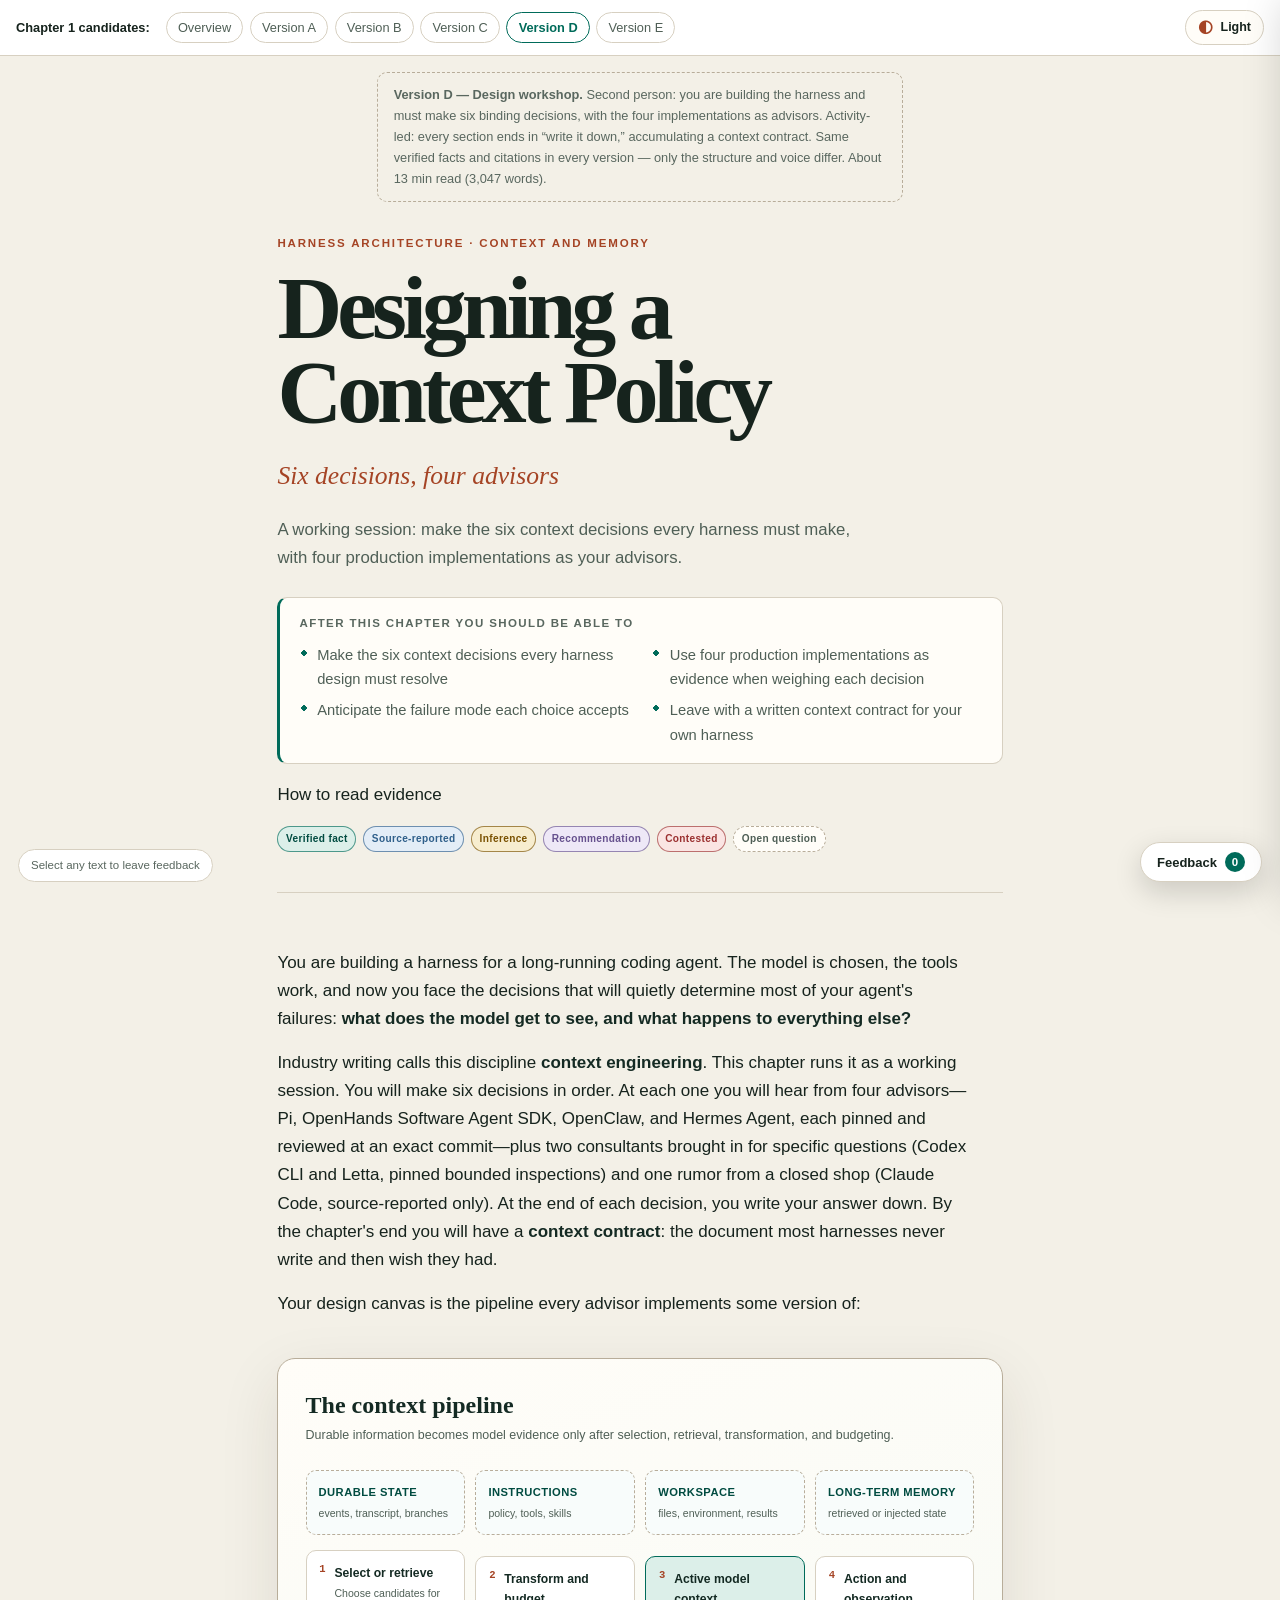
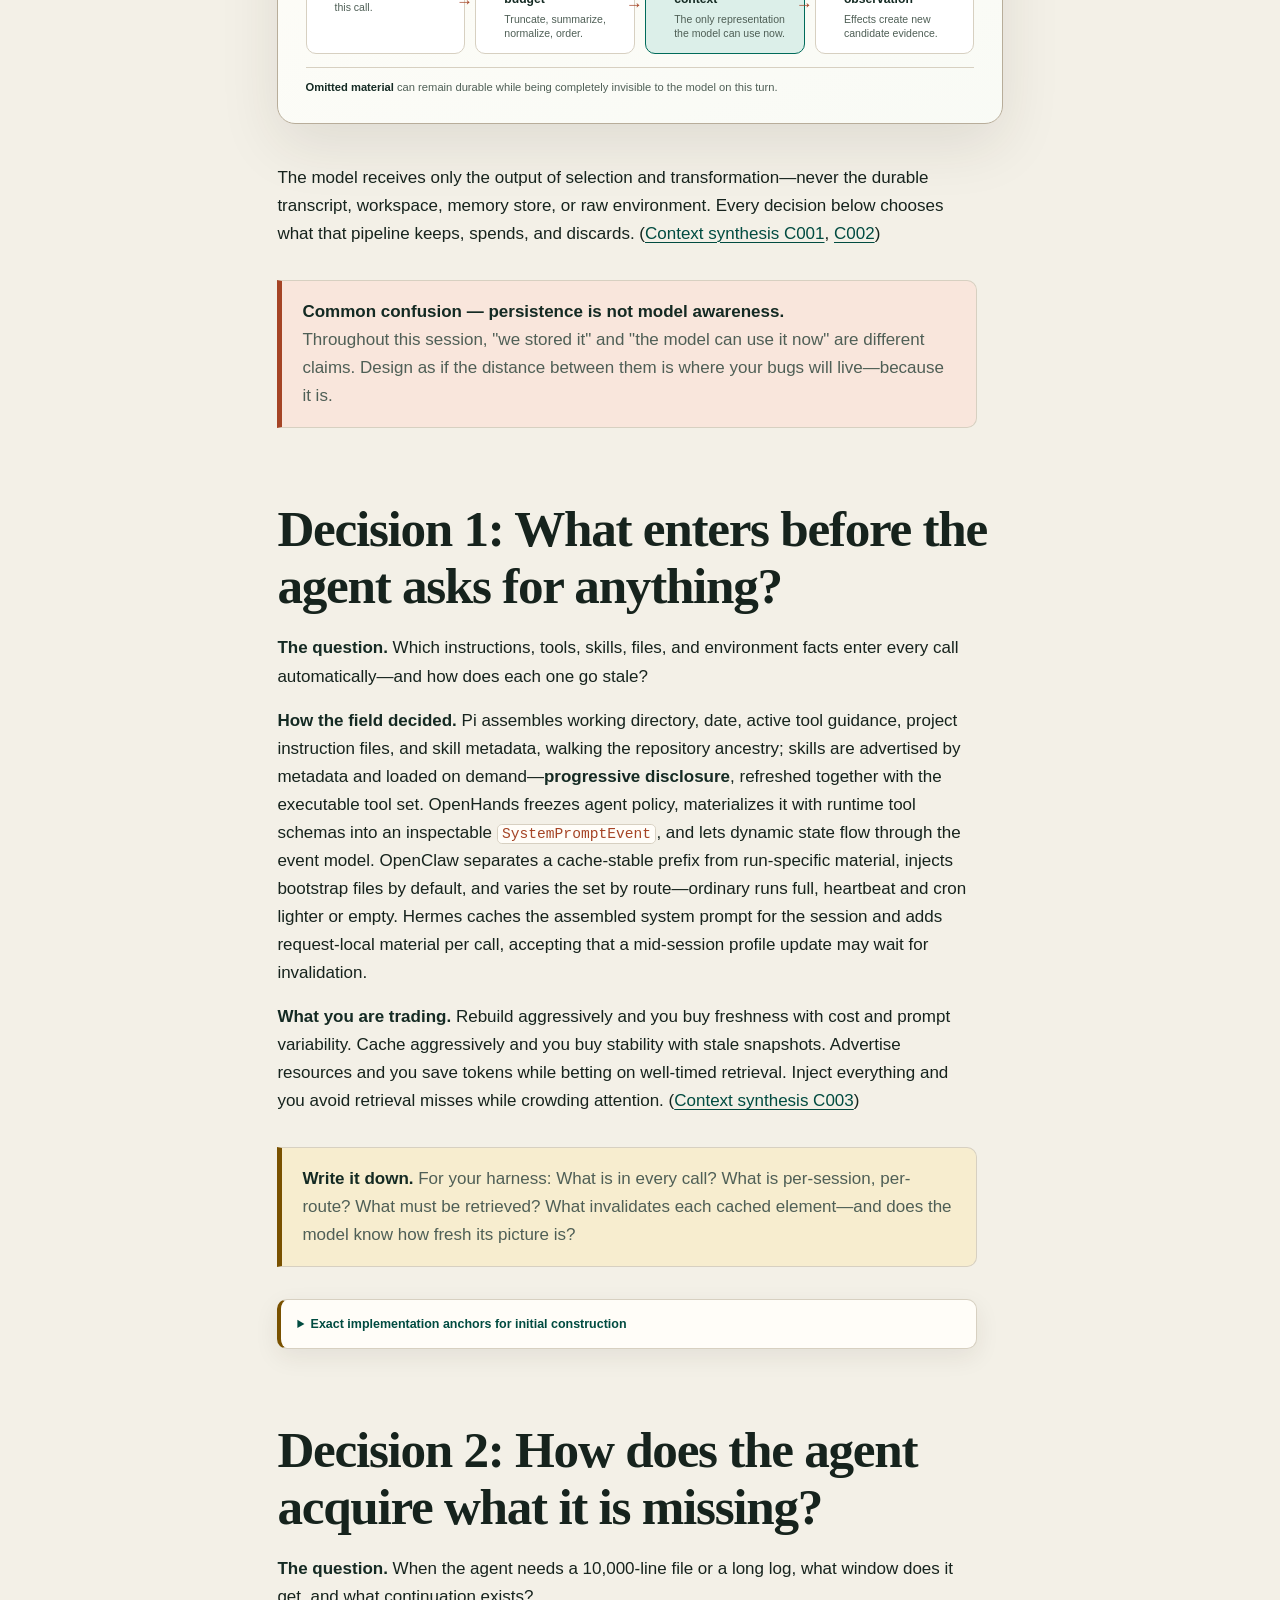
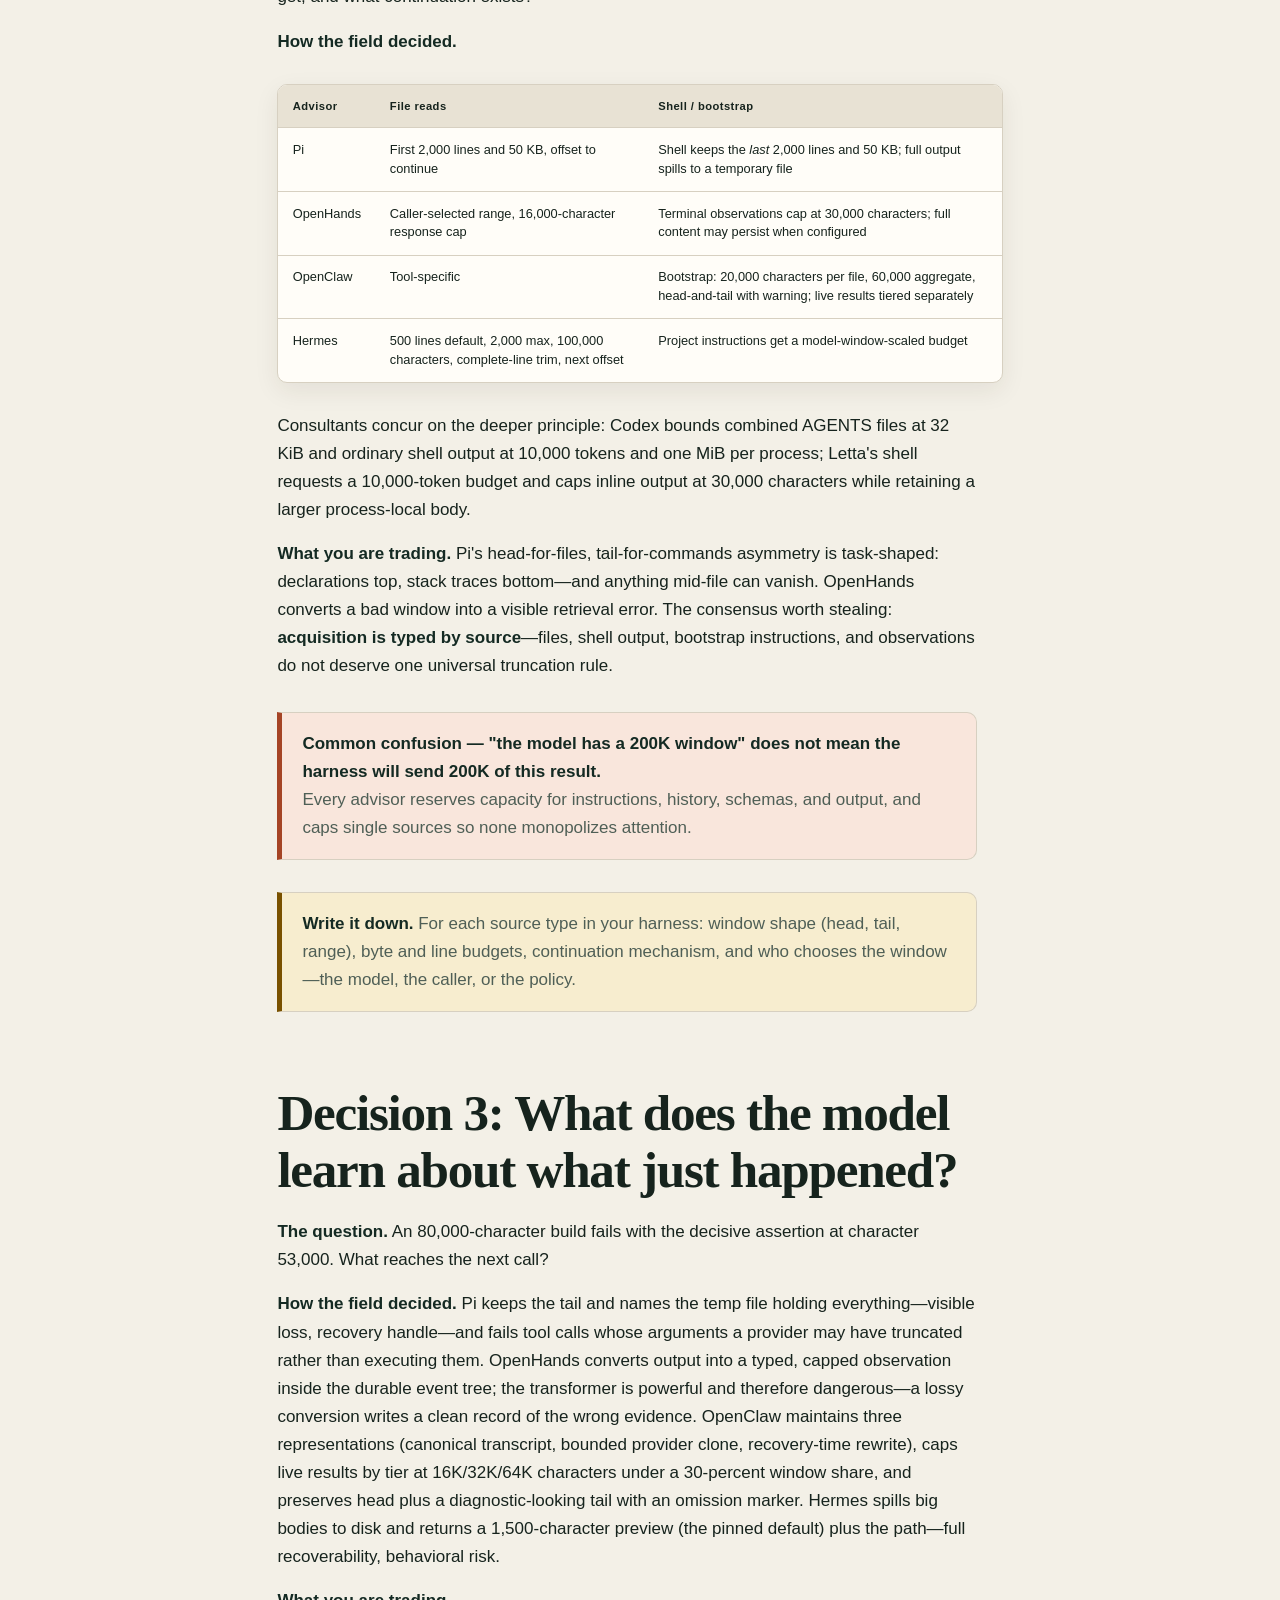
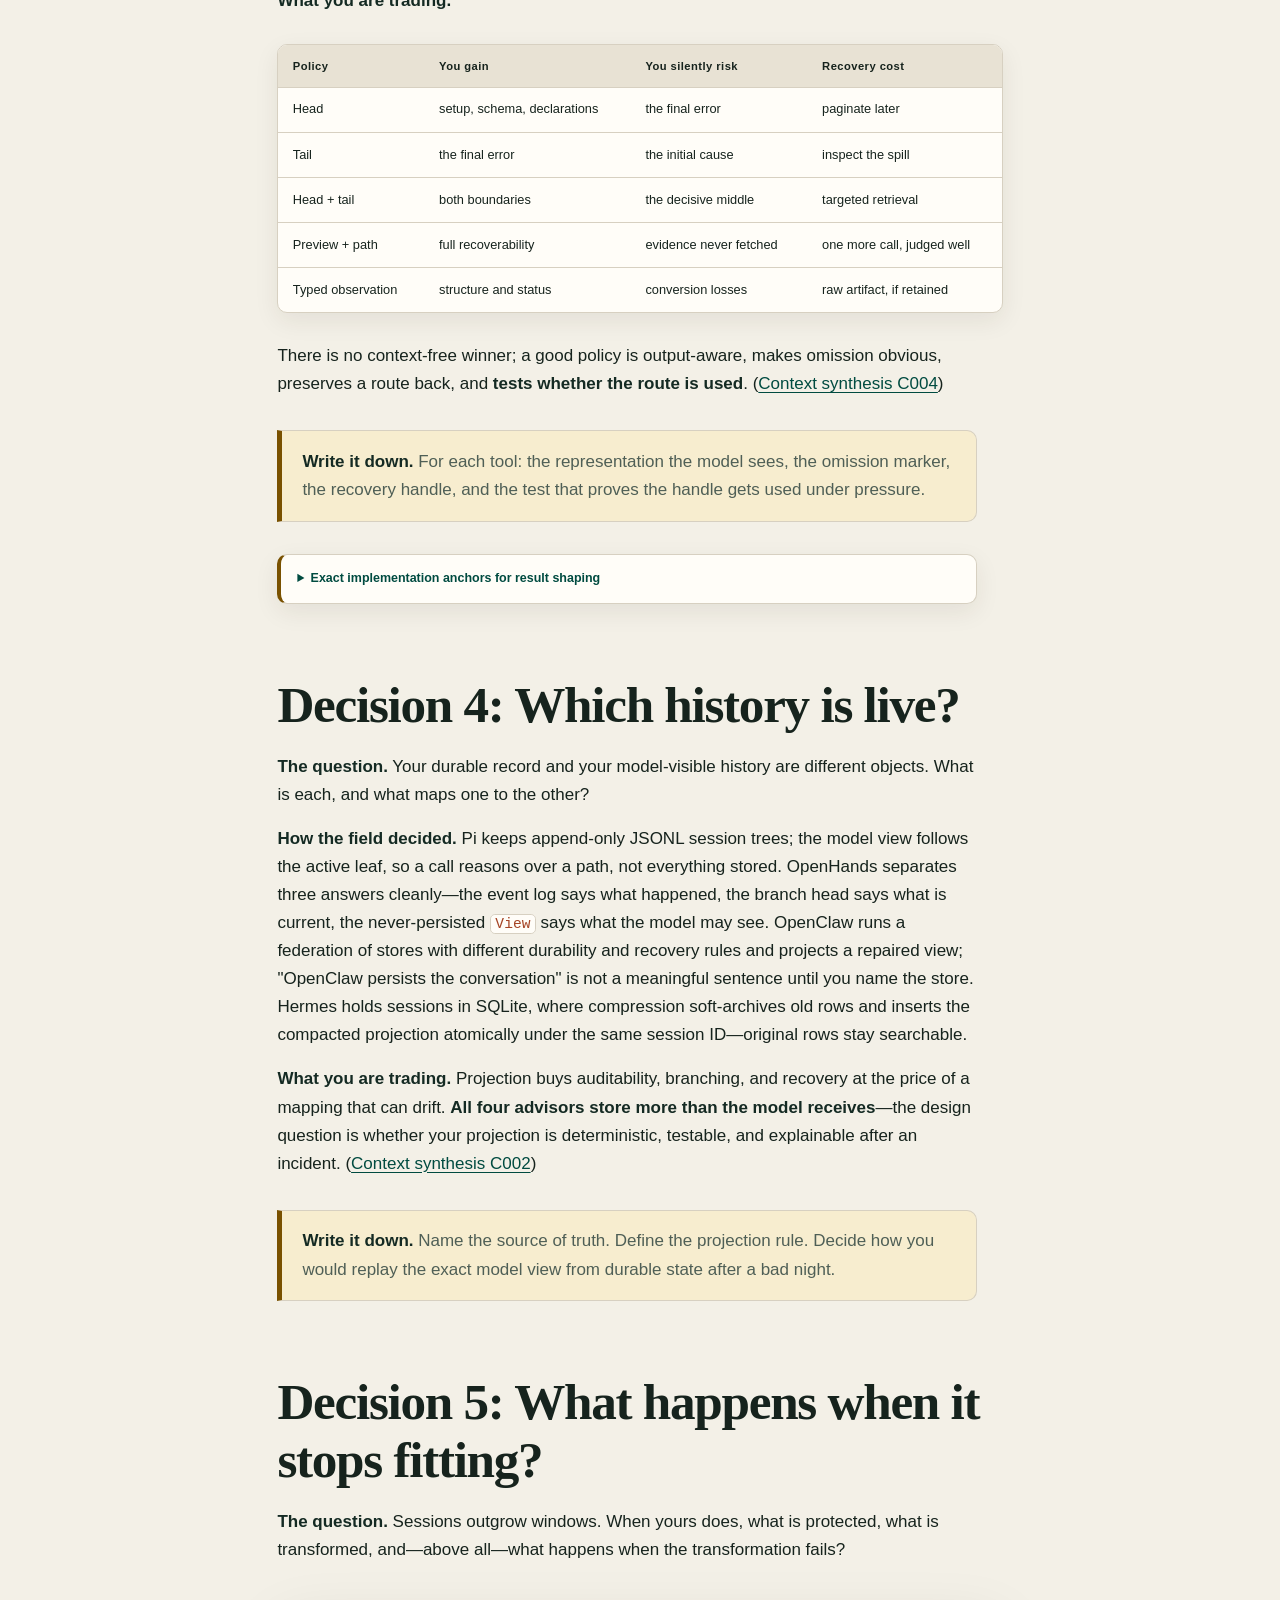
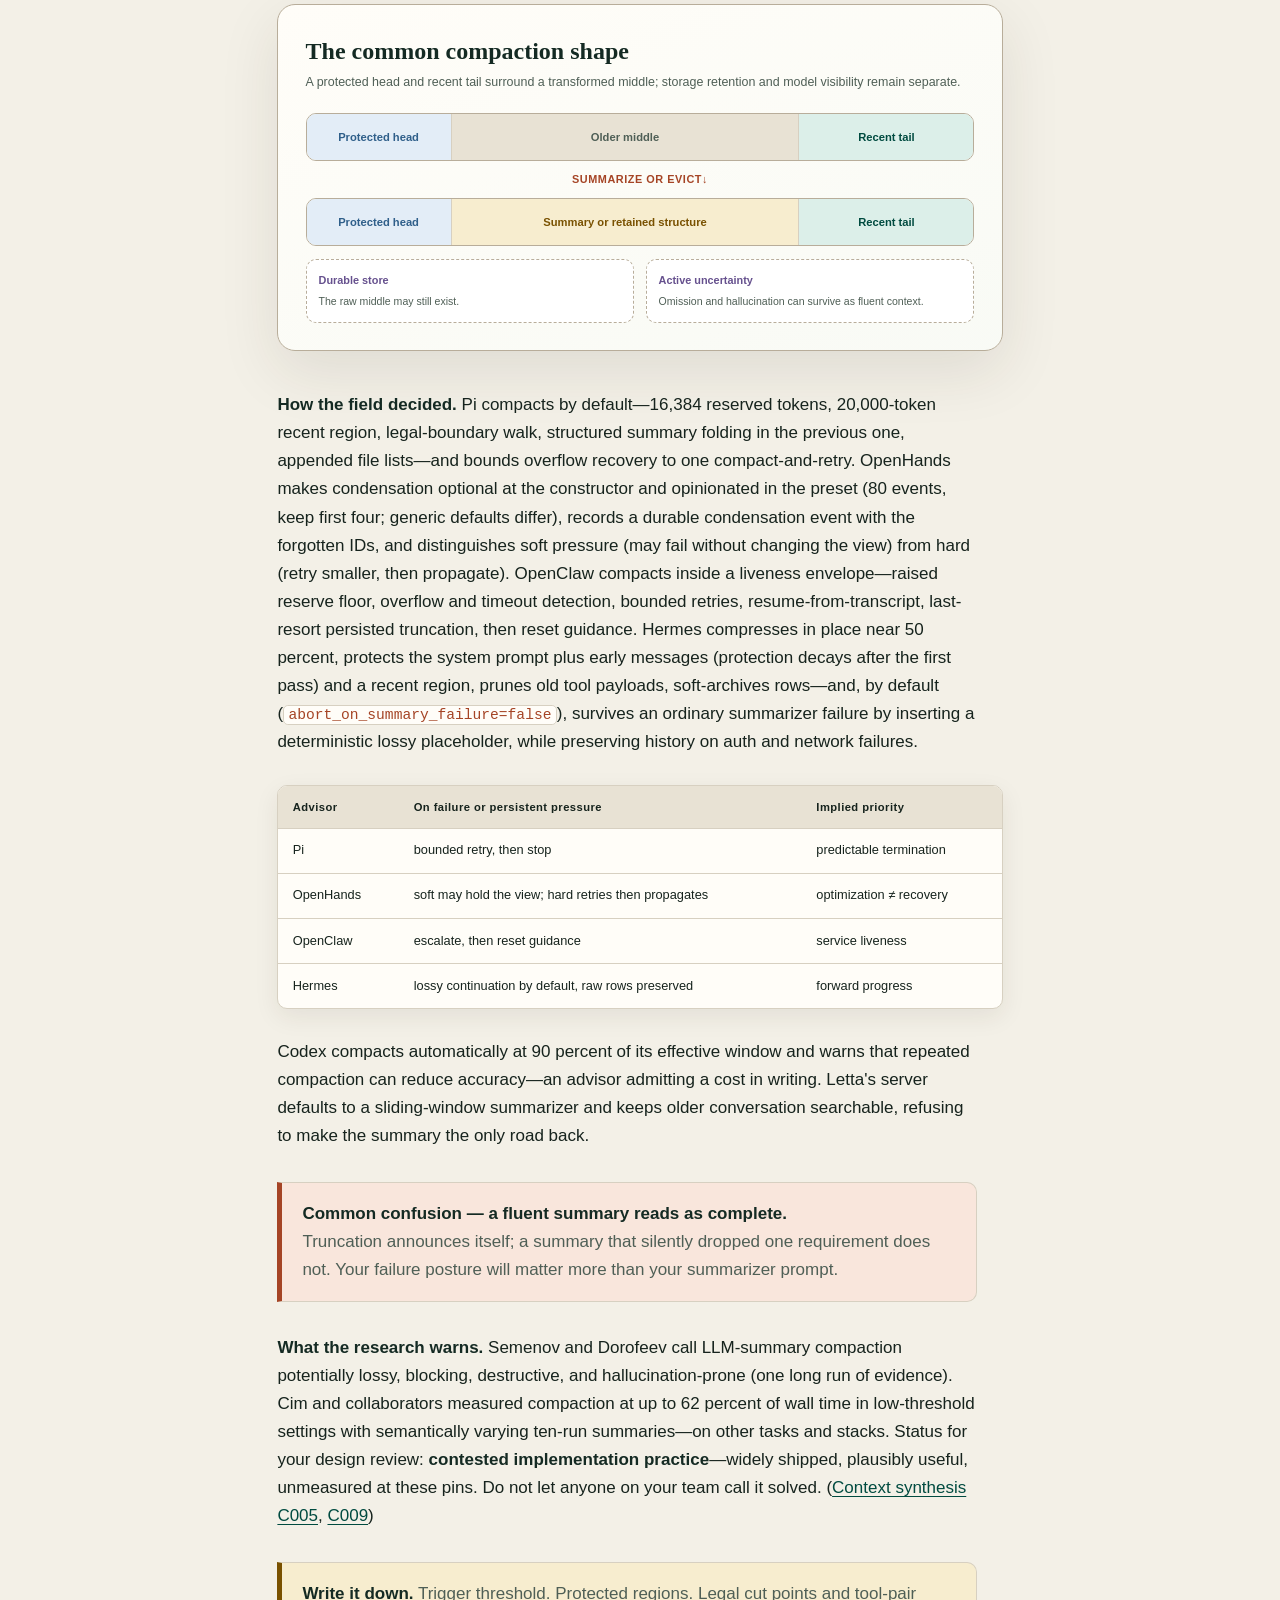
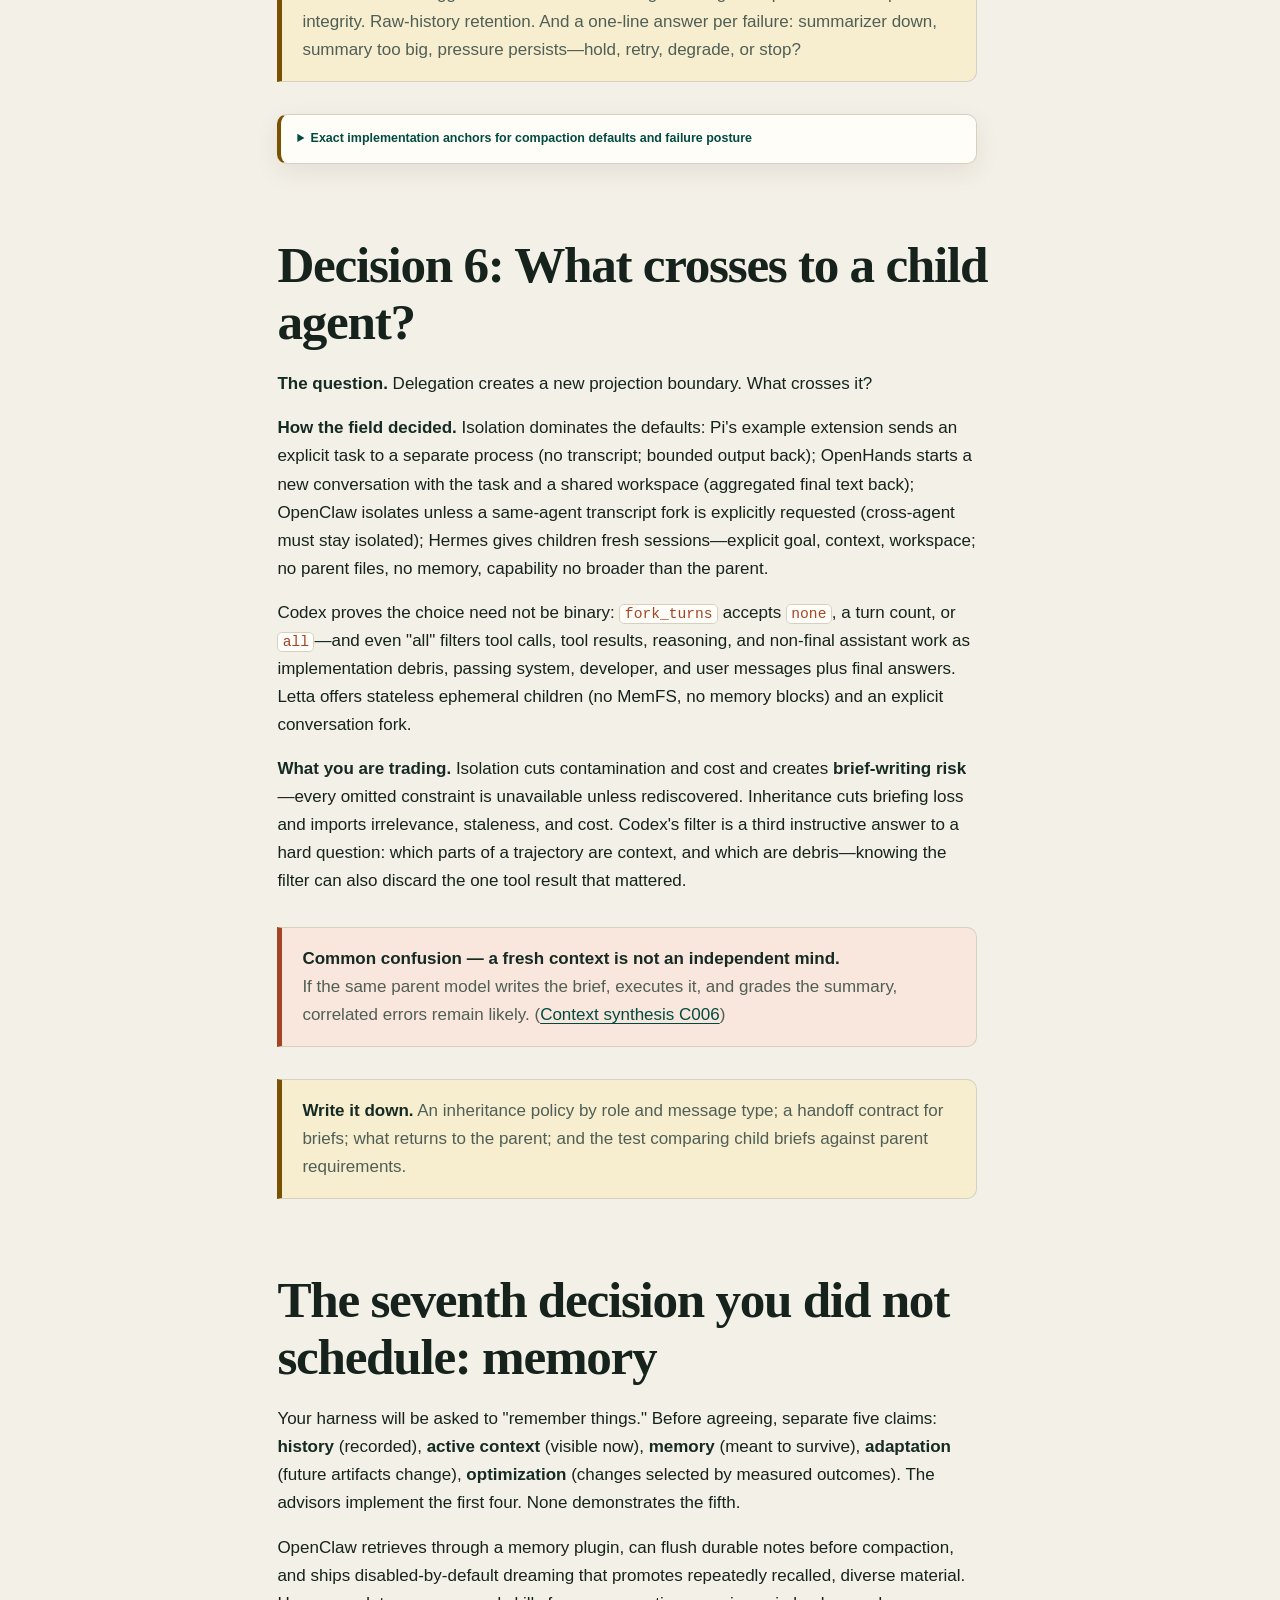
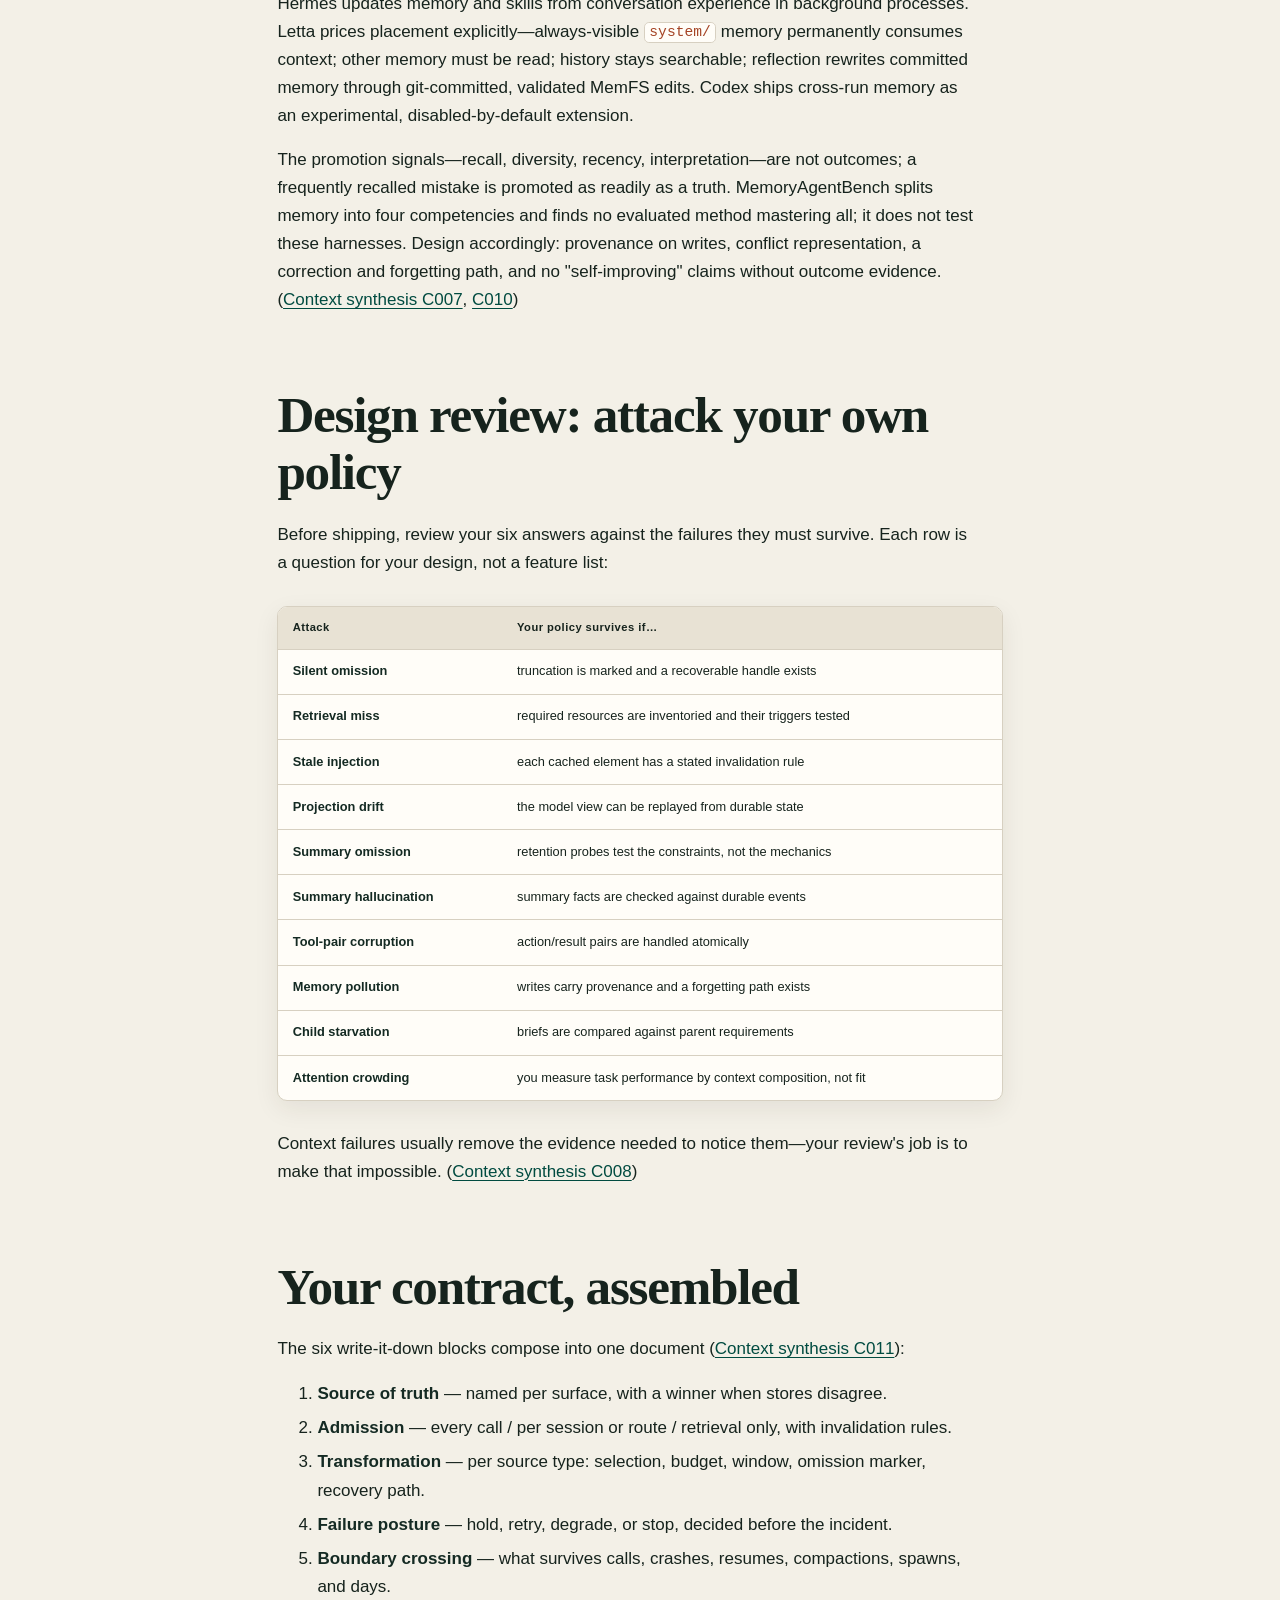
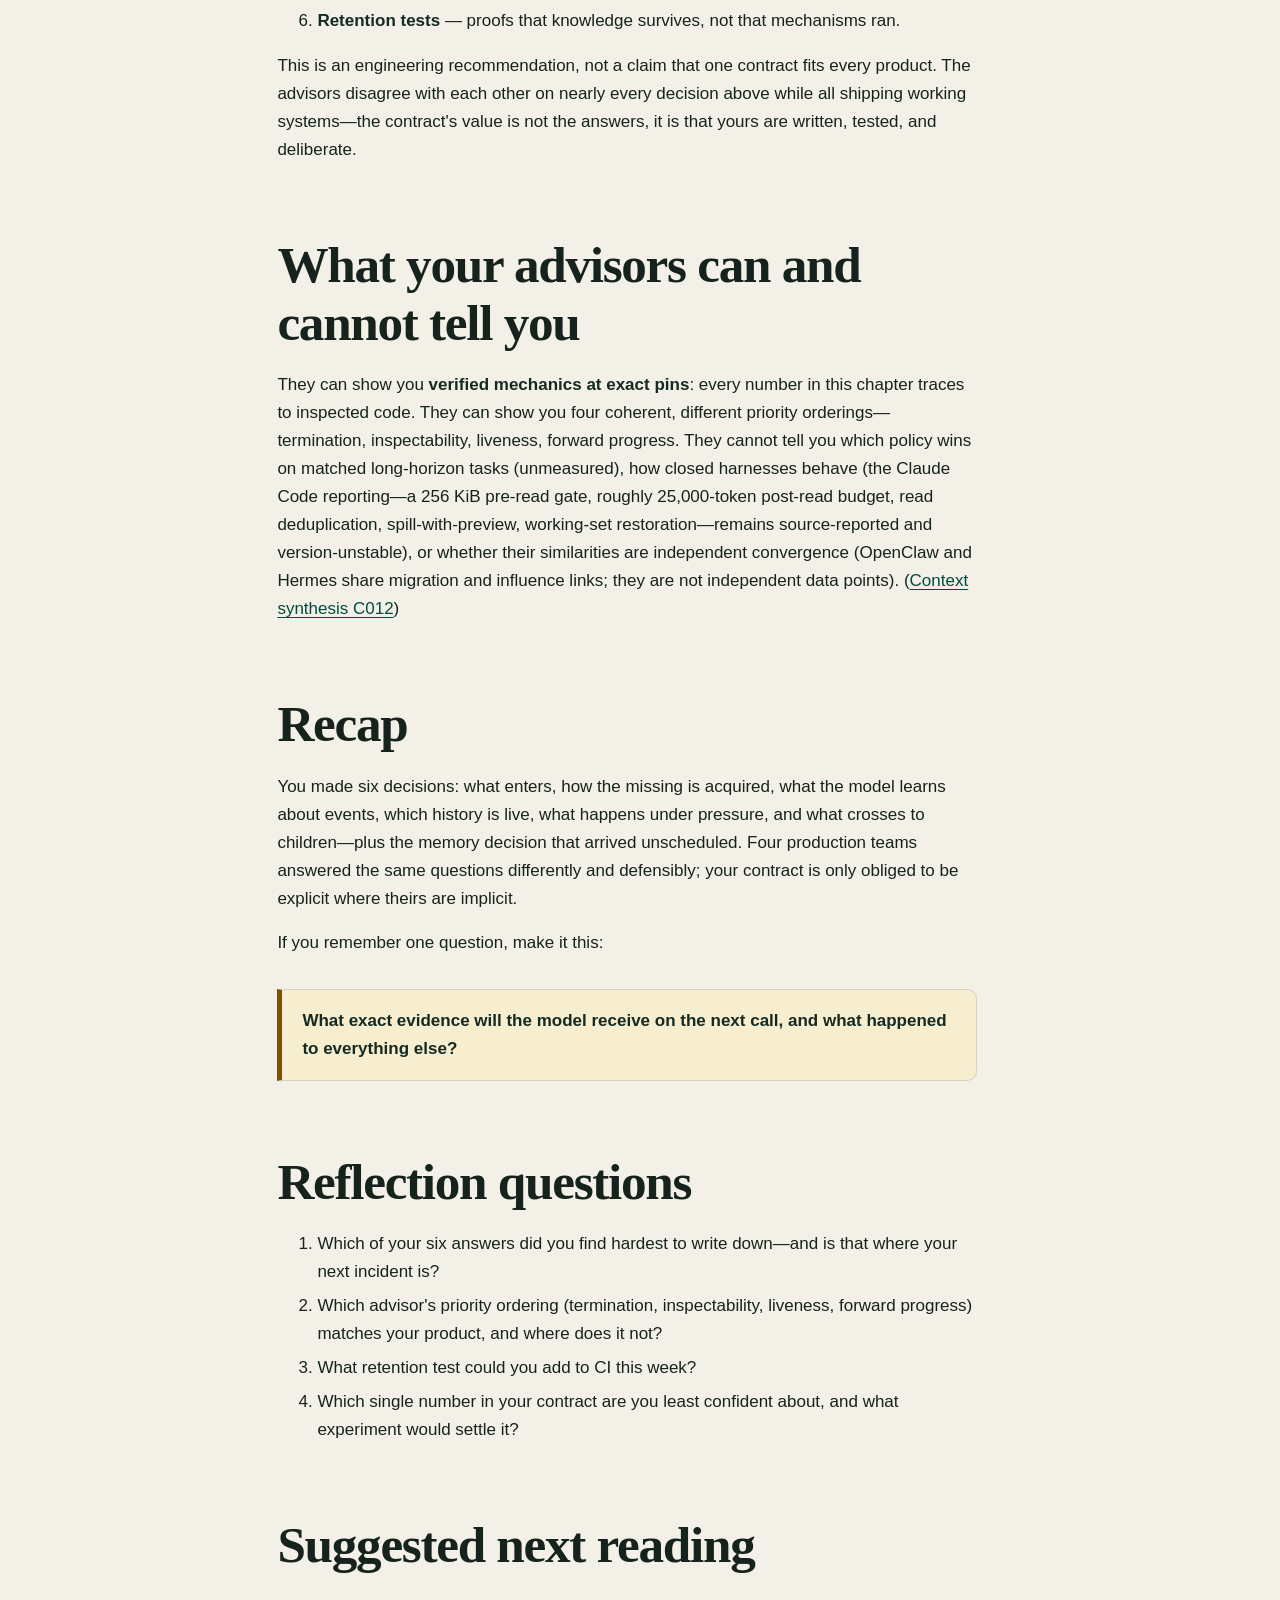
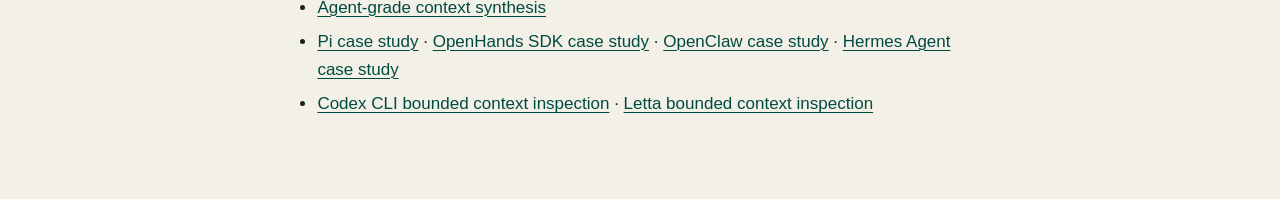
<file: site-variants/version-d.html>
<!doctype html>
<html lang="en" data-theme="system">
<head>
  <meta charset="utf-8">
  <meta name="viewport" content="width=device-width, initial-scale=1">
  <meta name="color-scheme" content="light dark">
  <title>Designing a Context Policy · Chapter 1 candidates</title>
  <link rel="stylesheet" href="assets/styles.css">
  <style>
  .variant-bar { position: sticky; top: 0; z-index: 80; display: flex; flex-wrap: wrap; gap: 0.4rem; align-items: center; padding: 0.6rem 1rem; border-bottom: 1px solid var(--line); background: var(--surface-raised); font-size: 0.8rem; }
  .variant-bar strong { margin-right: 0.6rem; }
  .variant-bar a { padding: 0.25rem 0.7rem; border: 1px solid var(--line); border-radius: 999px; color: var(--ink-soft); text-decoration: none; }
  .variant-bar a[aria-current="page"] { border-color: var(--teal); color: var(--teal); font-weight: 700; }
  .variant-note { max-width: var(--measure); margin: 1rem auto 0; padding: 0.7rem 1rem; border: 1px dashed var(--line-strong); border-radius: var(--radius-small); color: var(--ink-faint); font-size: 0.8rem; }
  .variant-article { max-width: calc(var(--measure) + 4rem); margin: 0 auto; padding: 2rem 1.2rem 4rem; }
  .variant-cards { display: grid; grid-template-columns: repeat(auto-fit, minmax(19rem, 1fr)); gap: 1rem; max-width: 70rem; margin: 2rem auto; padding: 0 1.2rem; }
  .variant-cards article { padding: 1.2rem; border: 1px solid var(--line); border-radius: var(--radius); background: var(--surface); }
  .variant-cards h2 { margin: 0 0 0.5rem; font-size: 1.05rem; }
  .variant-cards p { margin: 0 0 0.9rem; color: var(--ink-soft); font-size: 0.88rem; }
  .variant-cards .meta { color: var(--ink-faint); font-size: 0.75rem; margin-bottom: 0.6rem; }

  /* Version E comparison figures */
  .prose figure[class^="fig-"] { margin: 2rem 0; padding: 1.1rem 1.2rem 1rem; border: 1px solid var(--line); border-radius: var(--radius-small); background: var(--surface); }
  .prose figure[class^="fig-"] figcaption { margin-bottom: 0.9rem; font-size: 0.85rem; color: var(--ink-soft); }
  .fig-note { margin: 0.8rem 0 0; font-size: 0.75rem; color: var(--ink-faint); }
  /* per-harness mechanism flows */
  .flow { display: flex; flex-wrap: wrap; gap: 0.45rem; align-items: center; }
  .flow + .flow { margin-top: 0.7rem; padding-top: 0.7rem; border-top: 1px dashed var(--line); }
  .fnode { display: inline-flex; flex-direction: column; gap: 1px; max-width: 15rem; padding: 0.45rem 0.75rem; border: 1.5px solid var(--line-strong); border-radius: 8px; background: var(--surface-raised); font-size: 0.75rem; font-weight: 700; }
  .fnode small { font-weight: 450; color: var(--ink-faint); }
  .fnode.src { border-style: dashed; font-weight: 600; }
  .fnode.cache { border-color: var(--gold); }
  .fnode.call { border-color: var(--teal); box-shadow: 0 0 0 3px var(--teal-soft); }
  .fnode.risk { border-style: dashed; border-color: var(--rust); }
  .farrow { color: var(--ink-faint); font-weight: 800; }
  /* assembly stack */
  .stack-rows { display: flex; flex-direction: column; gap: 0.45rem; }
  .stack-row { display: grid; grid-template-columns: 8.5rem 1fr; gap: 0.6rem; align-items: stretch; }
  .stack-label { align-self: center; font-size: 0.72rem; font-weight: 750; color: var(--ink-faint); text-align: right; }
  .stack-seg { padding: 0.5rem 0.8rem; border-radius: 8px; font-size: 0.78rem; }
  .stack-seg.core { background: var(--teal-soft); color: var(--teal-strong); }
  .stack-seg.session { background: var(--blue-soft); color: var(--blue); }
  .stack-seg.turn { background: var(--gold-soft); color: var(--gold); }
  /* window bars */
  .win-rows, .fate-rows { display: flex; flex-direction: column; gap: 0.55rem; }
  .win-row { display: grid; grid-template-columns: 13rem 1fr 9rem; gap: 0.7rem; align-items: center; }
  .win-label { font-size: 0.76rem; font-weight: 700; }
  .win-label small { display: block; font-weight: 500; color: var(--ink-faint); }
  .win-bar { display: flex; height: 14px; overflow: hidden; border-radius: 999px; border: 1px solid var(--line); }
  .win-bar i.keep { background: var(--teal); }
  .win-bar i.drop { background: var(--line); opacity: 0.45; }
  .win-note { font-size: 0.7rem; color: var(--ink-faint); }
  /* result fates */
  .fate-row { display: grid; grid-template-columns: 6.5rem 1fr 1fr; gap: 0.7rem; align-items: stretch; }
  .fate-label { align-self: center; font-size: 0.78rem; font-weight: 750; }
  .fate-model { padding: 0.45rem 0.7rem; border-radius: 8px; background: var(--teal-soft); color: var(--teal-strong); font-size: 0.74rem; }
  .fate-durable { padding: 0.45rem 0.7rem; border: 1px dashed var(--line-strong); border-radius: 8px; color: var(--ink-faint); font-size: 0.74rem; }
  /* branch projection */
  .branch-canvas { display: flex; flex-direction: column; gap: 0.9rem; overflow-x: auto; padding: 0.3rem 0; }
  .branch-lane { display: flex; align-items: center; gap: 0; white-space: nowrap; }
  .branch-lane.faded { opacity: 0.45; }
  .bnode { padding: 0.3rem 0.6rem; border: 1px solid var(--line-strong); border-radius: 8px; font-size: 0.72rem; background: var(--surface-raised); }
  .bnode.active { border-color: var(--teal); color: var(--teal); font-weight: 750; }
  .bnode.summary { border-color: var(--gold); color: var(--gold); }
  .bnode.abandoned { border-style: dashed; }
  .bedge { width: 1.4rem; height: 1px; background: var(--line-strong); flex: none; }
  /* posture + inheritance axes */
  .posture-axis { display: grid; grid-template-columns: 7rem 1fr 7rem; gap: 0.6rem; align-items: start; }
  .pole { padding-top: 0.1rem; font-size: 0.72rem; font-weight: 750; color: var(--ink-soft); text-align: center; }
  .pole small { display: block; font-weight: 500; color: var(--ink-faint); }
  .axis-line, .inherit-axis { position: relative; display: block; height: 9.5rem; }
  .axis-line::before, .inherit-axis::before { content: ""; position: absolute; top: 0.55rem; right: 0; left: 0; height: 3px; border-radius: 999px; background: linear-gradient(90deg, var(--teal), var(--rust)); }
  .ptick, .itick { position: absolute; top: 0; width: 8.5rem; margin-left: -4.25rem; text-align: center; font-size: 0.68rem; }
  .ptick::before, .itick::before { content: ""; display: block; width: 11px; height: 11px; margin: 0 auto 0.35rem; border: 2px solid var(--paper); border-radius: 50%; background: var(--ink); }
  .ptick b, .itick b { display: block; }
  .ptick small, .itick small { color: var(--ink-faint); line-height: 1.25; display: block; }
  .axis-line .ptick:nth-of-type(even) b, .inherit-axis .itick:nth-of-type(even) b { margin-top: 3.4rem; }
  .inherit-axis { height: 9rem; margin: 0.4rem 0 0; }
  /* placement quadrant */
  .quad-grid { display: grid; grid-template-columns: 1fr 1fr; gap: 0.6rem; }
  .quad-cell { display: flex; flex-direction: column; gap: 0.25rem; padding: 0.75rem 0.9rem; border: 1px solid var(--line); border-radius: 8px; font-size: 0.74rem; }
  .quad-cell b { font-size: 0.8rem; }
  .quad-cell small { color: var(--ink-faint); }
  .q-cost { margin-top: 0.2rem; color: var(--ink-soft); font-style: italic; }
  .q-tl { background: var(--teal-soft); } .q-tr { background: var(--blue-soft); } .q-bl { background: var(--gold-soft); } .q-br { background: var(--violet-soft); }
  /* profiles */
  .profile-cards { display: grid; grid-template-columns: repeat(auto-fit, minmax(12rem, 1fr)); gap: 0.6rem; }
  .p-card { display: flex; flex-direction: column; gap: 0.3rem; padding: 0.85rem 0.95rem; border: 1px solid var(--line); border-left: 3px solid var(--teal); border-radius: 8px; background: var(--surface-raised); font-size: 0.74rem; }
  .p-card b { font-size: 0.85rem; }
  .p-card em { color: var(--rust); font-style: normal; font-weight: 650; }
  .p-card span { color: var(--ink-soft); }
  @media (max-width: 700px) {
    .win-row { grid-template-columns: 1fr; gap: 0.25rem; }
    .fate-row { grid-template-columns: 1fr; }
    .posture-axis { grid-template-columns: 1fr; }
    .quad-grid { grid-template-columns: 1fr; }
    .axis-line, .inherit-axis { height: auto; min-height: 8rem; }
  }
</style>
  <script defer src="assets/site.js"></script>
  <script defer src="assets/annotator.js"></script>
</head>
<body class="chapter-page">
  <div class="variant-bar" role="navigation" aria-label="Chapter versions">
    <strong>Chapter 1 candidates:</strong>
    <a href="index.html">Overview</a>
    <a href="version-a.html">Version A</a>
    <a href="version-b.html">Version B</a>
    <a href="version-c.html">Version C</a>
    <a href="version-d.html" aria-current="page">Version D</a>
    <a href="version-e.html">Version E</a>
    <button class="theme-toggle" type="button" data-theme-toggle aria-label="Use dark theme" title="Change color theme" style="margin-left:auto"><span class="theme-icon" aria-hidden="true">◐</span><span class="theme-label">Theme</span></button>
  </div>
  
  <p class="variant-note"><strong>Version D — Design workshop.</strong> Second person: you are building the harness and must make six binding decisions, with the four implementations as advisors. Activity-led: every section ends in “write it down,” accumulating a context contract. Same verified facts and citations in every version — only the structure and voice differ. About 13 min read (3,047 words).</p>
  <main id="main-content" tabindex="-1">
    <article class="chapter-article variant-article">
      <header class="chapter-header">
        <p class="eyebrow">Harness architecture · Context and memory</p>
        <h1>Designing a Context Policy</h1>
        <p class="chapter-subtitle">Six decisions, four advisors</p>
        <p class="chapter-summary">A working session: make the six context decisions every harness must make, with four production implementations as your advisors.</p>
        <div class="chapter-objectives">
          <p id="chapter-objectives-title">After this chapter you should be able to</p>
          <ul aria-labelledby="chapter-objectives-title">
            <li>Make the six context decisions every harness design must resolve</li>
            <li>Use four production implementations as evidence when weighing each decision</li>
            <li>Anticipate the failure mode each choice accepts</li>
            <li>Leave with a written context contract for your own harness</li>
          </ul>
        </div>
        <div class="evidence-legend" aria-labelledby="evidence-legend-title">
          <p id="evidence-legend-title">How to read evidence</p>
          <ul class="epistemic-key">
            <li class="kind-fact">Verified fact</li>
            <li class="kind-reported">Source-reported</li>
            <li class="kind-inference">Inference</li>
            <li class="kind-recommendation">Recommendation</li>
            <li class="kind-contested">Contested</li>
            <li class="kind-open">Open question</li>
          </ul>
        </div>
      </header>
      <div class="prose chapter-prose"><p>You are building a harness for a long-running coding agent. The model is chosen, the tools work, and now you face the decisions that will quietly determine most of your agent&#39;s failures: <strong>what does the model get to see, and what happens to everything else?</strong></p>
<p>Industry writing calls this discipline <strong>context engineering</strong>. This chapter runs it as a working session. You will make six decisions in order. At each one you will hear from four advisors—Pi, OpenHands Software Agent SDK, OpenClaw, and Hermes Agent, each pinned and reviewed at an exact commit—plus two consultants brought in for specific questions (Codex CLI and Letta, pinned bounded inspections) and one rumor from a closed shop (Claude Code, source-reported only). At the end of each decision, you write your answer down. By the chapter&#39;s end you will have a <strong>context contract</strong>: the document most harnesses never write and then wish they had.</p>
<p>Your design canvas is the pipeline every advisor implements some version of:</p>
<figure class="context-map" aria-labelledby="context-map-caption">
  <figcaption id="context-map-caption">
    <strong>The context pipeline</strong>
    <span>Durable information becomes model evidence only after selection, retrieval, transformation, and budgeting.</span>
  </figcaption>
  <div class="context-sources" aria-label="Candidate information sources">
    <article><span>Durable state</span><small>events, transcript, branches</small></article>
    <article><span>Instructions</span><small>policy, tools, skills</small></article>
    <article><span>Workspace</span><small>files, environment, results</small></article>
    <article><span>Long-term memory</span><small>retrieved or injected state</small></article>
  </div>
  <ol class="context-flow" aria-label="Context construction stages">
    <li><b>1</b><span><strong>Select or retrieve</strong><small>Choose candidates for this call.</small></span></li>
    <li><b>2</b><span><strong>Transform and budget</strong><small>Truncate, summarize, normalize, order.</small></span></li>
    <li class="active-context"><b>3</b><span><strong>Active model context</strong><small>The only representation the model can use now.</small></span></li>
    <li><b>4</b><span><strong>Action and observation</strong><small>Effects create new candidate evidence.</small></span></li>
  </ol>
  <p class="omission-note"><strong>Omitted material</strong> can remain durable while being completely invisible to the model on this turn.</p>
</figure>

<p>The model receives only the output of selection and transformation—never the durable transcript, workspace, memory store, or raw environment. Every decision below chooses what that pipeline keeps, spends, and discards. (<a href="../research/claims/context-management-across-harnesses.md#c001">Context synthesis C001</a>, <a href="../research/claims/context-management-across-harnesses.md#c002">C002</a>)</p>
<blockquote class="callout confusion"><p><strong>Common confusion — persistence is not model awareness.</strong></p>
<p>Throughout this session, &quot;we stored it&quot; and &quot;the model can use it now&quot; are different claims. Design as if the distance between them is where your bugs will live—because it is.</p>
</blockquote>
<h2 id="decision-1-what-enters-before-the-agent-asks-for-anything">Decision 1: What enters before the agent asks for anything?<a class="heading-anchor" href="#decision-1-what-enters-before-the-agent-asks-for-anything" aria-label="Link to Decision 1: What enters before the agent asks for anything?">#</a></h2>
<p><strong>The question.</strong> Which instructions, tools, skills, files, and environment facts enter every call automatically—and how does each one go stale?</p>
<p><strong>How the field decided.</strong> Pi assembles working directory, date, active tool guidance, project instruction files, and skill metadata, walking the repository ancestry; skills are advertised by metadata and loaded on demand—<strong>progressive disclosure</strong>, refreshed together with the executable tool set. OpenHands freezes agent policy, materializes it with runtime tool schemas into an inspectable <code>SystemPromptEvent</code>, and lets dynamic state flow through the event model. OpenClaw separates a cache-stable prefix from run-specific material, injects bootstrap files by default, and varies the set by route—ordinary runs full, heartbeat and cron lighter or empty. Hermes caches the assembled system prompt for the session and adds request-local material per call, accepting that a mid-session profile update may wait for invalidation.</p>
<p><strong>What you are trading.</strong> Rebuild aggressively and you buy freshness with cost and prompt variability. Cache aggressively and you buy stability with stale snapshots. Advertise resources and you save tokens while betting on well-timed retrieval. Inject everything and you avoid retrieval misses while crowding attention. (<a href="../research/claims/context-management-across-harnesses.md#c003">Context synthesis C003</a>)</p>
<blockquote class="callout">
<p><strong>Write it down.</strong> For your harness: What is in every call? What is per-session, per-route? What must be retrieved? What invalidates each cached element—and does the model know how fresh its picture is?</p>
</blockquote>
<details class="evidence-detail kind-inference" data-evidence-kind="inference">
<summary>Exact implementation anchors for initial construction</summary>

<ul>
<li>Pi: active-tool, instruction-file, skills-metadata, and extension-refresh assembly in <a href="../research/sources/cp2-pi-v0.80.6.md#evidence-items-and-claim-references">CP2-S001-E04</a></li>
<li>OpenHands: frozen agent policy materialized with runtime tools, plugins, skills, MCP, and the model view in <a href="../research/sources/cp2-openhands-sdk-v1.35.0.md#evidence-items-and-claim-references">CP2-S002-E06</a></li>
<li>OpenClaw: per-run materialization of provider, prompt, bootstrap, skills, context-engine state, and the effective tool set in <a href="../research/sources/cp2-openclaw-v2026.6.6.md#evidence-items-and-claim-references">CP2-S005-E07</a></li>
<li>Hermes: session-cached system prompt with request-local additions and restore-or-rebuild invalidation in <a href="../research/sources/cp2-hermes-agent-v0.18.2.md#evidence-items-and-claim-references">CP2-S009-E10</a></li>
<li>Status: verified implementation facts for the assembly and caching paths; the staleness tradeoff framing is inference</li>
</ul>
</details>

<h2 id="decision-2-how-does-the-agent-acquire-what-it-is-missing">Decision 2: How does the agent acquire what it is missing?<a class="heading-anchor" href="#decision-2-how-does-the-agent-acquire-what-it-is-missing" aria-label="Link to Decision 2: How does the agent acquire what it is missing?">#</a></h2>
<p><strong>The question.</strong> When the agent needs a 10,000-line file or a long log, what window does it get, and what continuation exists?</p>
<p><strong>How the field decided.</strong></p>
<div class="table-scroll" role="region" aria-label="Scrollable comparison table" tabindex="0"><table>
<thead>
<tr>
<th>Advisor</th>
<th>File reads</th>
<th>Shell / bootstrap</th>
</tr>
</thead>
<tbody><tr>
<td>Pi</td>
<td>First 2,000 lines and 50 KB, offset to continue</td>
<td>Shell keeps the <em>last</em> 2,000 lines and 50 KB; full output spills to a temporary file</td>
</tr>
<tr>
<td>OpenHands</td>
<td>Caller-selected range, 16,000-character response cap</td>
<td>Terminal observations cap at 30,000 characters; full content may persist when configured</td>
</tr>
<tr>
<td>OpenClaw</td>
<td>Tool-specific</td>
<td>Bootstrap: 20,000 characters per file, 60,000 aggregate, head-and-tail with warning; live results tiered separately</td>
</tr>
<tr>
<td>Hermes</td>
<td>500 lines default, 2,000 max, 100,000 characters, complete-line trim, next offset</td>
<td>Project instructions get a model-window-scaled budget</td>
</tr>
</tbody></table></div>
<p>Consultants concur on the deeper principle: Codex bounds combined AGENTS files at 32 KiB and ordinary shell output at 10,000 tokens and one MiB per process; Letta&#39;s shell requests a 10,000-token budget and caps inline output at 30,000 characters while retaining a larger process-local body.</p>
<p><strong>What you are trading.</strong> Pi&#39;s head-for-files, tail-for-commands asymmetry is task-shaped: declarations top, stack traces bottom—and anything mid-file can vanish. OpenHands converts a bad window into a visible retrieval error. The consensus worth stealing: <strong>acquisition is typed by source</strong>—files, shell output, bootstrap instructions, and observations do not deserve one universal truncation rule.</p>
<blockquote class="callout confusion"><p><strong>Common confusion — &quot;the model has a 200K window&quot; does not mean the harness will send 200K of this result.</strong></p>
<p>Every advisor reserves capacity for instructions, history, schemas, and output, and caps single sources so none monopolizes attention.</p>
</blockquote>
<blockquote class="callout">
<p><strong>Write it down.</strong> For each source type in your harness: window shape (head, tail, range), byte and line budgets, continuation mechanism, and who chooses the window—the model, the caller, or the policy.</p>
</blockquote>
<h2 id="decision-3-what-does-the-model-learn-about-what-just-happened">Decision 3: What does the model learn about what just happened?<a class="heading-anchor" href="#decision-3-what-does-the-model-learn-about-what-just-happened" aria-label="Link to Decision 3: What does the model learn about what just happened?">#</a></h2>
<p><strong>The question.</strong> An 80,000-character build fails with the decisive assertion at character 53,000. What reaches the next call?</p>
<p><strong>How the field decided.</strong> Pi keeps the tail and names the temp file holding everything—visible loss, recovery handle—and fails tool calls whose arguments a provider may have truncated rather than executing them. OpenHands converts output into a typed, capped observation inside the durable event tree; the transformer is powerful and therefore dangerous—a lossy conversion writes a clean record of the wrong evidence. OpenClaw maintains three representations (canonical transcript, bounded provider clone, recovery-time rewrite), caps live results by tier at 16K/32K/64K characters under a 30-percent window share, and preserves head plus a diagnostic-looking tail with an omission marker. Hermes spills big bodies to disk and returns a 1,500-character preview (the pinned default) plus the path—full recoverability, behavioral risk.</p>
<p><strong>What you are trading.</strong></p>
<div class="table-scroll" role="region" aria-label="Scrollable comparison table" tabindex="0"><table>
<thead>
<tr>
<th>Policy</th>
<th>You gain</th>
<th>You silently risk</th>
<th>Recovery cost</th>
</tr>
</thead>
<tbody><tr>
<td>Head</td>
<td>setup, schema, declarations</td>
<td>the final error</td>
<td>paginate later</td>
</tr>
<tr>
<td>Tail</td>
<td>the final error</td>
<td>the initial cause</td>
<td>inspect the spill</td>
</tr>
<tr>
<td>Head + tail</td>
<td>both boundaries</td>
<td>the decisive middle</td>
<td>targeted retrieval</td>
</tr>
<tr>
<td>Preview + path</td>
<td>full recoverability</td>
<td>evidence never fetched</td>
<td>one more call, judged well</td>
</tr>
<tr>
<td>Typed observation</td>
<td>structure and status</td>
<td>conversion losses</td>
<td>raw artifact, if retained</td>
</tr>
</tbody></table></div>
<p>There is no context-free winner; a good policy is output-aware, makes omission obvious, preserves a route back, and <strong>tests whether the route is used</strong>. (<a href="../research/claims/context-management-across-harnesses.md#c004">Context synthesis C004</a>)</p>
<blockquote class="callout">
<p><strong>Write it down.</strong> For each tool: the representation the model sees, the omission marker, the recovery handle, and the test that proves the handle gets used under pressure.</p>
</blockquote>
<details class="evidence-detail kind-inference" data-evidence-kind="inference">
<summary>Exact implementation anchors for result shaping</summary>

<ul>
<li>Pi: exact head/tail limits, continuation, and spill behavior in <a href="../research/sources/cp2-pi-v0.80.6.md#evidence-items-and-claim-references">CP2-S001-E12</a></li>
<li>OpenHands: exact file/terminal caps and persistence condition in <a href="../research/sources/cp2-openhands-sdk-v1.35.0.md#evidence-items-and-claim-references">CP2-S002-E15</a>, plus the typed action/observation boundary in <a href="../research/sources/cp2-openhands-sdk-v1.35.0.md#evidence-items-and-claim-references">CP2-S002-E08</a></li>
<li>OpenClaw: exact bootstrap and live-result budgets in <a href="../research/sources/cp2-openclaw-v2026.6.6.md#evidence-items-and-claim-references">CP2-S005-E21</a>, plus canonical/provider/recovery projections in <a href="../research/sources/cp2-openclaw-v2026.6.6.md#evidence-items-and-claim-references">CP2-S005-E10</a></li>
<li>Hermes: exact read, per-result, aggregate, preview, and spill limits in <a href="../research/sources/cp2-hermes-agent-v0.18.2.md#evidence-items-and-claim-references">CP2-S009-E26</a></li>
<li>Status: verified implementation facts; information-value tradeoffs are engineering inference</li>
</ul>
</details>

<h2 id="decision-4-which-history-is-live">Decision 4: Which history is live?<a class="heading-anchor" href="#decision-4-which-history-is-live" aria-label="Link to Decision 4: Which history is live?">#</a></h2>
<p><strong>The question.</strong> Your durable record and your model-visible history are different objects. What is each, and what maps one to the other?</p>
<p><strong>How the field decided.</strong> Pi keeps append-only JSONL session trees; the model view follows the active leaf, so a call reasons over a path, not everything stored. OpenHands separates three answers cleanly—the event log says what happened, the branch head says what is current, the never-persisted <code>View</code> says what the model may see. OpenClaw runs a federation of stores with different durability and recovery rules and projects a repaired view; &quot;OpenClaw persists the conversation&quot; is not a meaningful sentence until you name the store. Hermes holds sessions in SQLite, where compression soft-archives old rows and inserts the compacted projection atomically under the same session ID—original rows stay searchable.</p>
<p><strong>What you are trading.</strong> Projection buys auditability, branching, and recovery at the price of a mapping that can drift. <strong>All four advisors store more than the model receives</strong>—the design question is whether your projection is deterministic, testable, and explainable after an incident. (<a href="../research/claims/context-management-across-harnesses.md#c002">Context synthesis C002</a>)</p>
<blockquote class="callout">
<p><strong>Write it down.</strong> Name the source of truth. Define the projection rule. Decide how you would replay the exact model view from durable state after a bad night.</p>
</blockquote>
<h2 id="decision-5-what-happens-when-it-stops-fitting">Decision 5: What happens when it stops fitting?<a class="heading-anchor" href="#decision-5-what-happens-when-it-stops-fitting" aria-label="Link to Decision 5: What happens when it stops fitting?">#</a></h2>
<p><strong>The question.</strong> Sessions outgrow windows. When yours does, what is protected, what is transformed, and—above all—what happens when the transformation fails?</p>
<figure class="compaction-map" aria-labelledby="compaction-map-caption">
  <figcaption id="compaction-map-caption">
    <strong>The common compaction shape</strong>
    <span>A protected head and recent tail surround a transformed middle; storage retention and model visibility remain separate.</span>
  </figcaption>
  <div class="history-before" aria-label="History before compaction">
    <span class="segment head">Protected head</span>
    <span class="segment middle">Older middle</span>
    <span class="segment tail">Recent tail</span>
  </div>
  <div class="compaction-arrow" aria-hidden="true"><span>summarize or evict</span>↓</div>
  <div class="history-after" aria-label="Active context after compaction">
    <span class="segment head">Protected head</span>
    <span class="segment summary">Summary or retained structure</span>
    <span class="segment tail">Recent tail</span>
  </div>
  <div class="compaction-notes">
    <p><strong>Durable store</strong><span>The raw middle may still exist.</span></p>
    <p><strong>Active uncertainty</strong><span>Omission and hallucination can survive as fluent context.</span></p>
  </div>
</figure>

<p><strong>How the field decided.</strong> Pi compacts by default—16,384 reserved tokens, 20,000-token recent region, legal-boundary walk, structured summary folding in the previous one, appended file lists—and bounds overflow recovery to one compact-and-retry. OpenHands makes condensation optional at the constructor and opinionated in the preset (80 events, keep first four; generic defaults differ), records a durable condensation event with the forgotten IDs, and distinguishes soft pressure (may fail without changing the view) from hard (retry smaller, then propagate). OpenClaw compacts inside a liveness envelope—raised reserve floor, overflow and timeout detection, bounded retries, resume-from-transcript, last-resort persisted truncation, then reset guidance. Hermes compresses in place near 50 percent, protects the system prompt plus early messages (protection decays after the first pass) and a recent region, prunes old tool payloads, soft-archives rows—and, by default (<code>abort_on_summary_failure=false</code>), survives an ordinary summarizer failure by inserting a deterministic lossy placeholder, while preserving history on auth and network failures.</p>
<div class="table-scroll" role="region" aria-label="Scrollable comparison table" tabindex="0"><table>
<thead>
<tr>
<th>Advisor</th>
<th>On failure or persistent pressure</th>
<th>Implied priority</th>
</tr>
</thead>
<tbody><tr>
<td>Pi</td>
<td>bounded retry, then stop</td>
<td>predictable termination</td>
</tr>
<tr>
<td>OpenHands</td>
<td>soft may hold the view; hard retries then propagates</td>
<td>optimization ≠ recovery</td>
</tr>
<tr>
<td>OpenClaw</td>
<td>escalate, then reset guidance</td>
<td>service liveness</td>
</tr>
<tr>
<td>Hermes</td>
<td>lossy continuation by default, raw rows preserved</td>
<td>forward progress</td>
</tr>
</tbody></table></div>
<p>Codex compacts automatically at 90 percent of its effective window and warns that repeated compaction can reduce accuracy—an advisor admitting a cost in writing. Letta&#39;s server defaults to a sliding-window summarizer and keeps older conversation searchable, refusing to make the summary the only road back.</p>
<blockquote class="callout confusion"><p><strong>Common confusion — a fluent summary reads as complete.</strong></p>
<p>Truncation announces itself; a summary that silently dropped one requirement does not. Your failure posture will matter more than your summarizer prompt.</p>
</blockquote>
<p><strong>What the research warns.</strong> Semenov and Dorofeev call LLM-summary compaction potentially lossy, blocking, destructive, and hallucination-prone (one long run of evidence). Cim and collaborators measured compaction at up to 62 percent of wall time in low-threshold settings with semantically varying ten-run summaries—on other tasks and stacks. Status for your design review: <strong>contested implementation practice</strong>—widely shipped, plausibly useful, unmeasured at these pins. Do not let anyone on your team call it solved. (<a href="../research/claims/context-management-across-harnesses.md#c005">Context synthesis C005</a>, <a href="../research/claims/context-management-across-harnesses.md#c009">C009</a>)</p>
<blockquote class="callout">
<p><strong>Write it down.</strong> Trigger threshold. Protected regions. Legal cut points and tool-pair integrity. Raw-history retention. And a one-line answer per failure: summarizer down, summary too big, pressure persists—hold, retry, degrade, or stop?</p>
</blockquote>
<details class="evidence-detail kind-inference" data-evidence-kind="inference">
<summary>Exact implementation anchors for compaction defaults and failure posture</summary>

<ul>
<li>Pi: trigger, protected recent region, structured summary, and defaults in <a href="../research/sources/cp2-pi-v0.80.6.md#evidence-items-and-claim-references">CP2-S001-E12</a></li>
<li>OpenHands: bare-agent versus preset defaults and the 80-event/four-event policy in <a href="../research/sources/cp2-openhands-sdk-v1.35.0.md#evidence-items-and-claim-references">CP2-S002-E15</a></li>
<li>OpenClaw: runtime compaction and bounded recovery in <a href="../research/sources/cp2-openclaw-v2026.6.6.md#evidence-items-and-claim-references">CP2-S005-E08</a></li>
<li>Hermes: threshold, protected regions, pruning, soft archival, and summary-failure split in <a href="../research/sources/cp2-hermes-agent-v0.18.2.md#evidence-items-and-claim-references">CP2-S009-E26</a></li>
<li>Status: verified implementation facts; the stated priorities and semantic-retention risks are engineering inferences</li>
</ul>
</details>

<h2 id="decision-6-what-crosses-to-a-child-agent">Decision 6: What crosses to a child agent?<a class="heading-anchor" href="#decision-6-what-crosses-to-a-child-agent" aria-label="Link to Decision 6: What crosses to a child agent?">#</a></h2>
<p><strong>The question.</strong> Delegation creates a new projection boundary. What crosses it?</p>
<p><strong>How the field decided.</strong> Isolation dominates the defaults: Pi&#39;s example extension sends an explicit task to a separate process (no transcript; bounded output back); OpenHands starts a new conversation with the task and a shared workspace (aggregated final text back); OpenClaw isolates unless a same-agent transcript fork is explicitly requested (cross-agent must stay isolated); Hermes gives children fresh sessions—explicit goal, context, workspace; no parent files, no memory, capability no broader than the parent.</p>
<p>Codex proves the choice need not be binary: <code>fork_turns</code> accepts <code>none</code>, a turn count, or <code>all</code>—and even &quot;all&quot; filters tool calls, tool results, reasoning, and non-final assistant work as implementation debris, passing system, developer, and user messages plus final answers. Letta offers stateless ephemeral children (no MemFS, no memory blocks) and an explicit conversation fork.</p>
<p><strong>What you are trading.</strong> Isolation cuts contamination and cost and creates <strong>brief-writing risk</strong>—every omitted constraint is unavailable unless rediscovered. Inheritance cuts briefing loss and imports irrelevance, staleness, and cost. Codex&#39;s filter is a third instructive answer to a hard question: which parts of a trajectory are context, and which are debris—knowing the filter can also discard the one tool result that mattered.</p>
<blockquote class="callout confusion"><p><strong>Common confusion — a fresh context is not an independent mind.</strong></p>
<p>If the same parent model writes the brief, executes it, and grades the summary, correlated errors remain likely. (<a href="../research/claims/context-management-across-harnesses.md#c006">Context synthesis C006</a>)</p>
</blockquote>
<blockquote class="callout">
<p><strong>Write it down.</strong> An inheritance policy by role and message type; a handoff contract for briefs; what returns to the parent; and the test comparing child briefs against parent requirements.</p>
</blockquote>
<h2 id="the-seventh-decision-you-did-not-schedule-memory">The seventh decision you did not schedule: memory<a class="heading-anchor" href="#the-seventh-decision-you-did-not-schedule-memory" aria-label="Link to The seventh decision you did not schedule: memory">#</a></h2>
<p>Your harness will be asked to &quot;remember things.&quot; Before agreeing, separate five claims: <strong>history</strong> (recorded), <strong>active context</strong> (visible now), <strong>memory</strong> (meant to survive), <strong>adaptation</strong> (future artifacts change), <strong>optimization</strong> (changes selected by measured outcomes). The advisors implement the first four. None demonstrates the fifth.</p>
<p>OpenClaw retrieves through a memory plugin, can flush durable notes before compaction, and ships disabled-by-default dreaming that promotes repeatedly recalled, diverse material. Hermes updates memory and skills from conversation experience in background processes. Letta prices placement explicitly—always-visible <code>system/</code> memory permanently consumes context; other memory must be read; history stays searchable; reflection rewrites committed memory through git-committed, validated MemFS edits. Codex ships cross-run memory as an experimental, disabled-by-default extension.</p>
<p>The promotion signals—recall, diversity, recency, interpretation—are not outcomes; a frequently recalled mistake is promoted as readily as a truth. MemoryAgentBench splits memory into four competencies and finds no evaluated method mastering all; it does not test these harnesses. Design accordingly: provenance on writes, conflict representation, a correction and forgetting path, and no &quot;self-improving&quot; claims without outcome evidence. (<a href="../research/claims/context-management-across-harnesses.md#c007">Context synthesis C007</a>, <a href="../research/claims/context-management-across-harnesses.md#c010">C010</a>)</p>
<h2 id="design-review-attack-your-own-policy">Design review: attack your own policy<a class="heading-anchor" href="#design-review-attack-your-own-policy" aria-label="Link to Design review: attack your own policy">#</a></h2>
<p>Before shipping, review your six answers against the failures they must survive. Each row is a question for your design, not a feature list:</p>
<div class="table-scroll" role="region" aria-label="Scrollable comparison table" tabindex="0"><table>
<thead>
<tr>
<th>Attack</th>
<th>Your policy survives if…</th>
</tr>
</thead>
<tbody><tr>
<td><strong>Silent omission</strong></td>
<td>truncation is marked and a recoverable handle exists</td>
</tr>
<tr>
<td><strong>Retrieval miss</strong></td>
<td>required resources are inventoried and their triggers tested</td>
</tr>
<tr>
<td><strong>Stale injection</strong></td>
<td>each cached element has a stated invalidation rule</td>
</tr>
<tr>
<td><strong>Projection drift</strong></td>
<td>the model view can be replayed from durable state</td>
</tr>
<tr>
<td><strong>Summary omission</strong></td>
<td>retention probes test the constraints, not the mechanics</td>
</tr>
<tr>
<td><strong>Summary hallucination</strong></td>
<td>summary facts are checked against durable events</td>
</tr>
<tr>
<td><strong>Tool-pair corruption</strong></td>
<td>action/result pairs are handled atomically</td>
</tr>
<tr>
<td><strong>Memory pollution</strong></td>
<td>writes carry provenance and a forgetting path exists</td>
</tr>
<tr>
<td><strong>Child starvation</strong></td>
<td>briefs are compared against parent requirements</td>
</tr>
<tr>
<td><strong>Attention crowding</strong></td>
<td>you measure task performance by context composition, not fit</td>
</tr>
</tbody></table></div>
<p>Context failures usually remove the evidence needed to notice them—your review&#39;s job is to make that impossible. (<a href="../research/claims/context-management-across-harnesses.md#c008">Context synthesis C008</a>)</p>
<h2 id="your-contract-assembled">Your contract, assembled<a class="heading-anchor" href="#your-contract-assembled" aria-label="Link to Your contract, assembled">#</a></h2>
<p>The six write-it-down blocks compose into one document (<a href="../research/claims/context-management-across-harnesses.md#c011">Context synthesis C011</a>):</p>
<ol>
<li><strong>Source of truth</strong> — named per surface, with a winner when stores disagree.</li>
<li><strong>Admission</strong> — every call / per session or route / retrieval only, with invalidation rules.</li>
<li><strong>Transformation</strong> — per source type: selection, budget, window, omission marker, recovery path.</li>
<li><strong>Failure posture</strong> — hold, retry, degrade, or stop, decided before the incident.</li>
<li><strong>Boundary crossing</strong> — what survives calls, crashes, resumes, compactions, spawns, and days.</li>
<li><strong>Retention tests</strong> — proofs that knowledge survives, not that mechanisms ran.</li>
</ol>
<p>This is an engineering recommendation, not a claim that one contract fits every product. The advisors disagree with each other on nearly every decision above while all shipping working systems—the contract&#39;s value is not the answers, it is that yours are written, tested, and deliberate.</p>
<h2 id="what-your-advisors-can-and-cannot-tell-you">What your advisors can and cannot tell you<a class="heading-anchor" href="#what-your-advisors-can-and-cannot-tell-you" aria-label="Link to What your advisors can and cannot tell you">#</a></h2>
<p>They can show you <strong>verified mechanics at exact pins</strong>: every number in this chapter traces to inspected code. They can show you four coherent, different priority orderings—termination, inspectability, liveness, forward progress. They cannot tell you which policy wins on matched long-horizon tasks (unmeasured), how closed harnesses behave (the Claude Code reporting—a 256 KiB pre-read gate, roughly 25,000-token post-read budget, read deduplication, spill-with-preview, working-set restoration—remains source-reported and version-unstable), or whether their similarities are independent convergence (OpenClaw and Hermes share migration and influence links; they are not independent data points). (<a href="../research/claims/context-management-across-harnesses.md#c012">Context synthesis C012</a>)</p>
<h2 id="recap">Recap<a class="heading-anchor" href="#recap" aria-label="Link to Recap">#</a></h2>
<p>You made six decisions: what enters, how the missing is acquired, what the model learns about events, which history is live, what happens under pressure, and what crosses to children—plus the memory decision that arrived unscheduled. Four production teams answered the same questions differently and defensibly; your contract is only obliged to be explicit where theirs are implicit.</p>
<p>If you remember one question, make it this:</p>
<blockquote class="callout">
<p><strong>What exact evidence will the model receive on the next call, and what happened to everything else?</strong></p>
</blockquote>
<h2 id="reflection-questions">Reflection questions<a class="heading-anchor" href="#reflection-questions" aria-label="Link to Reflection questions">#</a></h2>
<ol>
<li>Which of your six answers did you find hardest to write down—and is that where your next incident is?</li>
<li>Which advisor&#39;s priority ordering (termination, inspectability, liveness, forward progress) matches your product, and where does it not?</li>
<li>What retention test could you add to CI this week?</li>
<li>Which single number in your contract are you least confident about, and what experiment would settle it?</li>
</ol>
<h2 id="suggested-next-reading">Suggested next reading<a class="heading-anchor" href="#suggested-next-reading" aria-label="Link to Suggested next reading">#</a></h2>
<ul>
<li><a href="../research/syntheses/context-management-across-harnesses.md">Agent-grade context synthesis</a></li>
<li><a href="../research/case-studies/pi-v0.80.6.md">Pi case study</a> · <a href="../research/case-studies/openhands-sdk-v1.35.0.md">OpenHands SDK case study</a> · <a href="../research/case-studies/openclaw-v2026.6.6.md">OpenClaw case study</a> · <a href="../research/case-studies/hermes-agent-v0.18.2.md">Hermes Agent case study</a></li>
<li><a href="../research/sources/codex-cli-v0.144.6-context.md">Codex CLI bounded context inspection</a> · <a href="../research/sources/letta-code-v0.28.11-context.md">Letta bounded context inspection</a></li>
</ul>
</div>
    </article>
  </main>
</body>
</html>
</file>
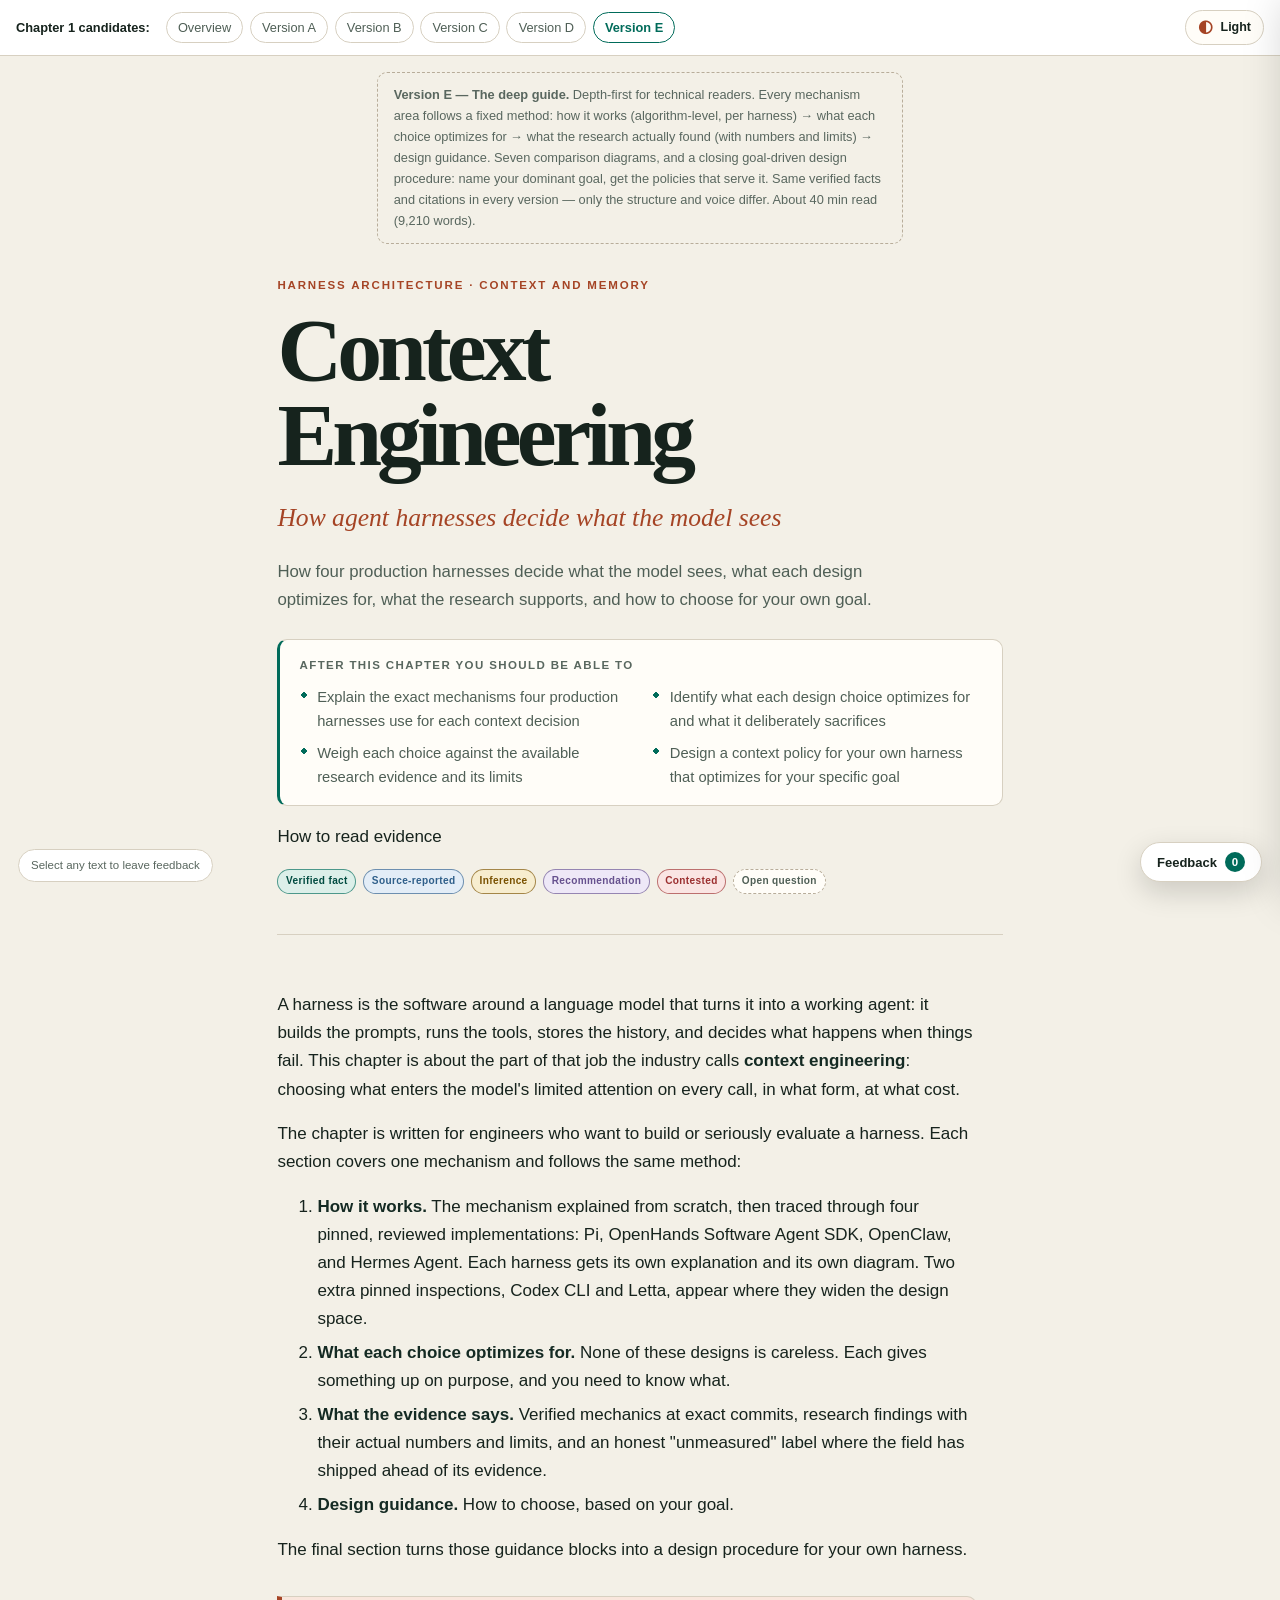
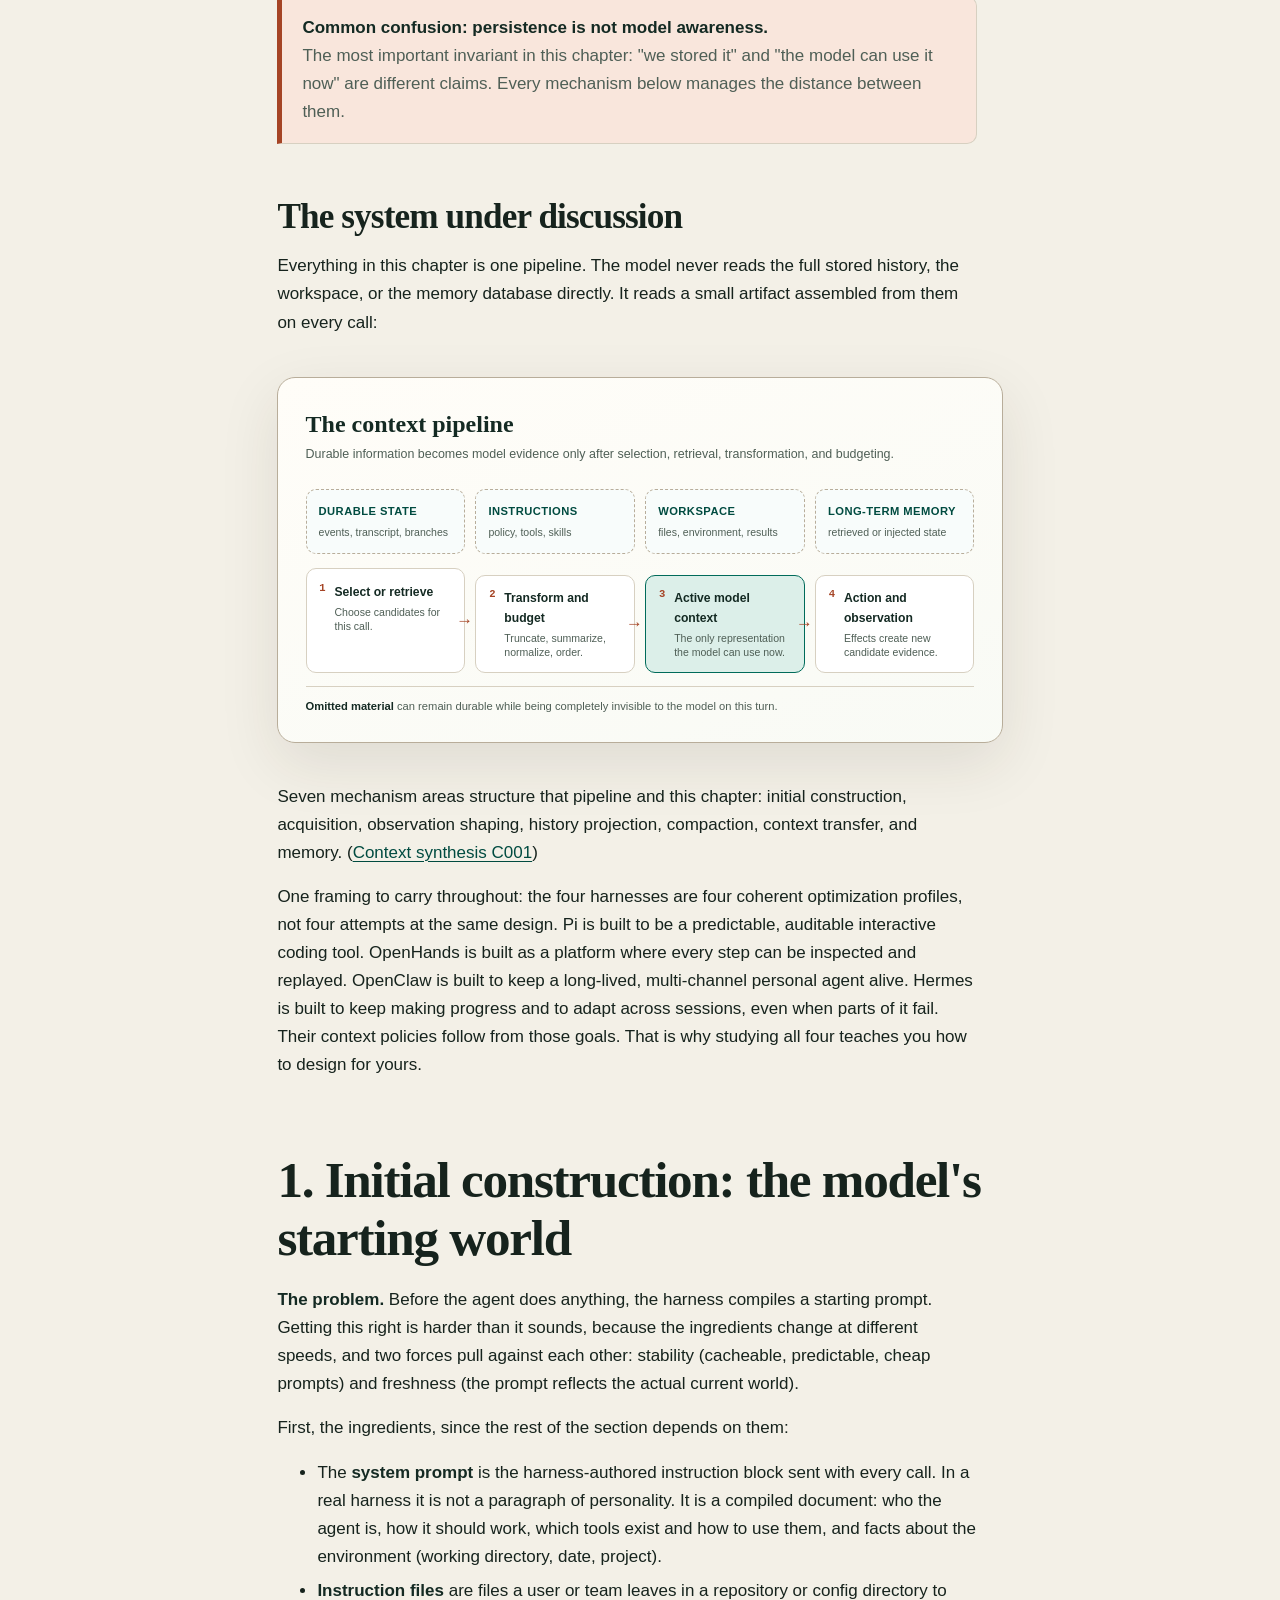
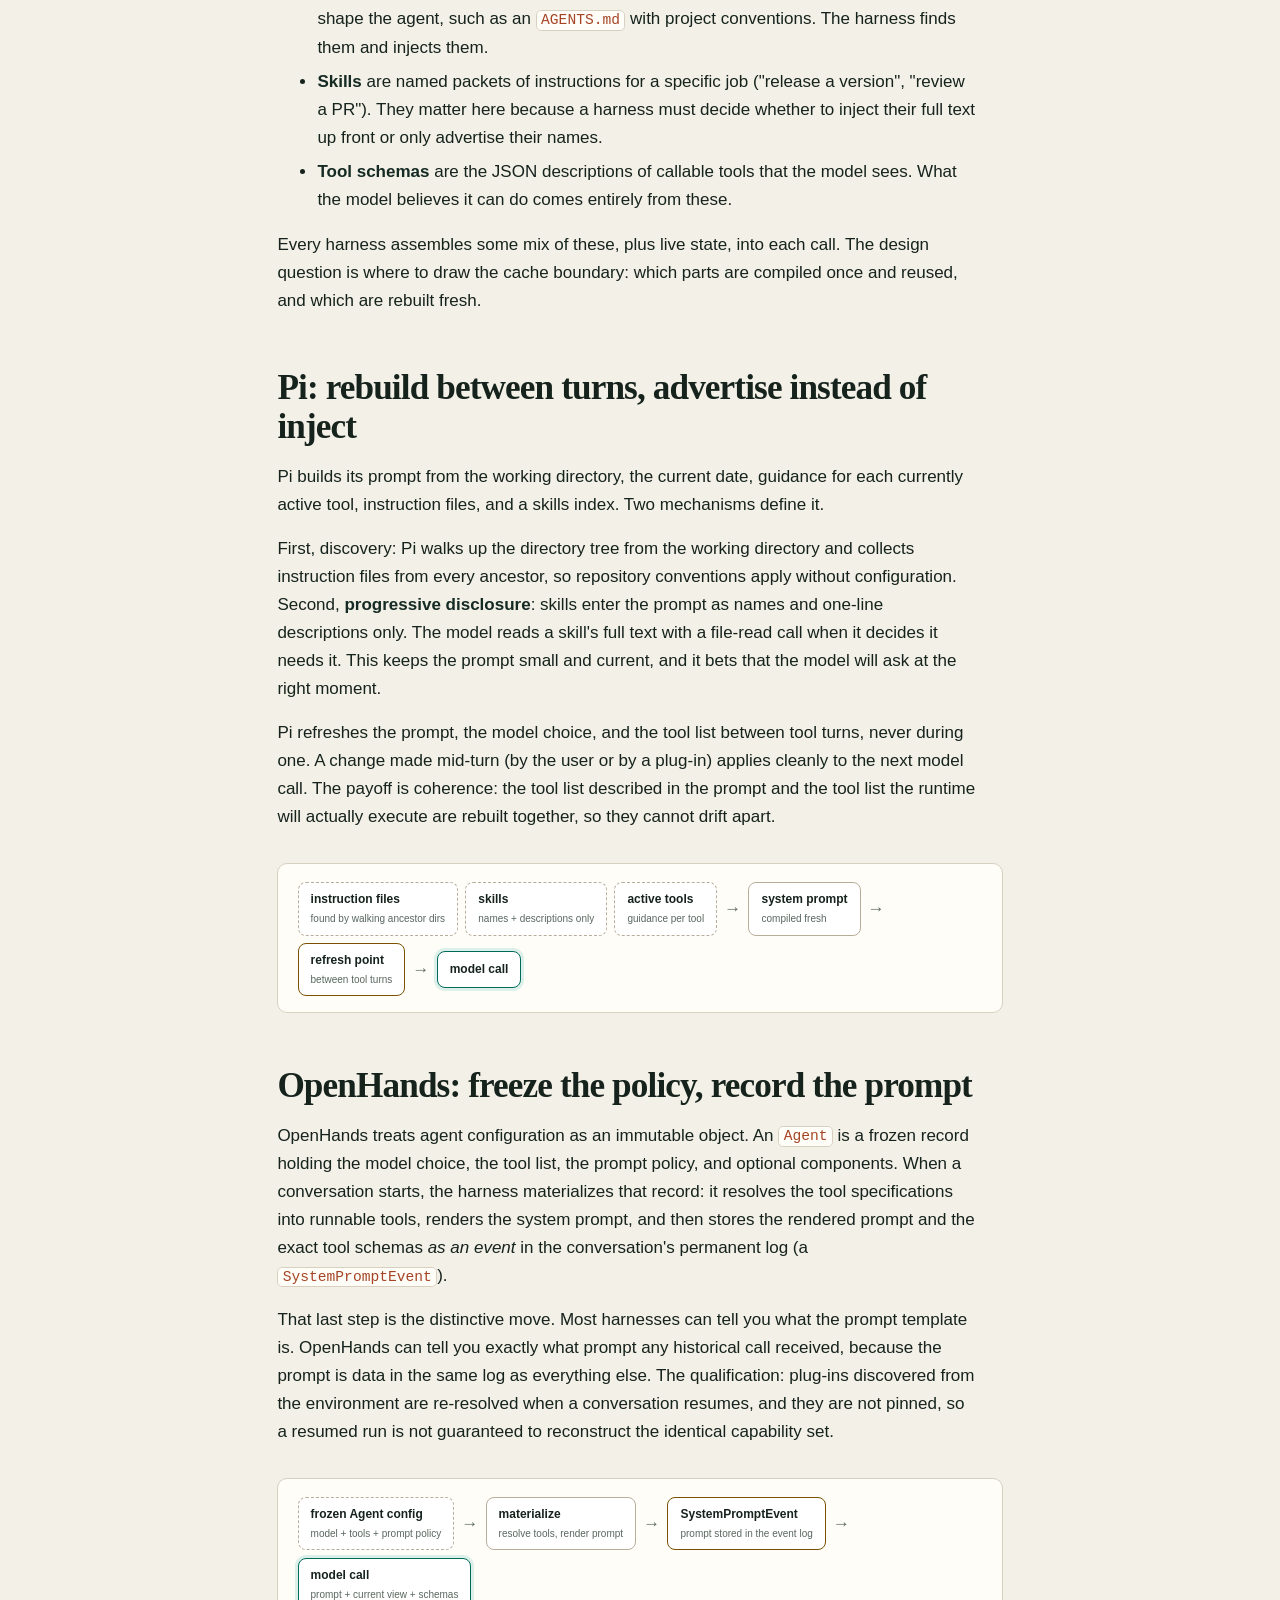
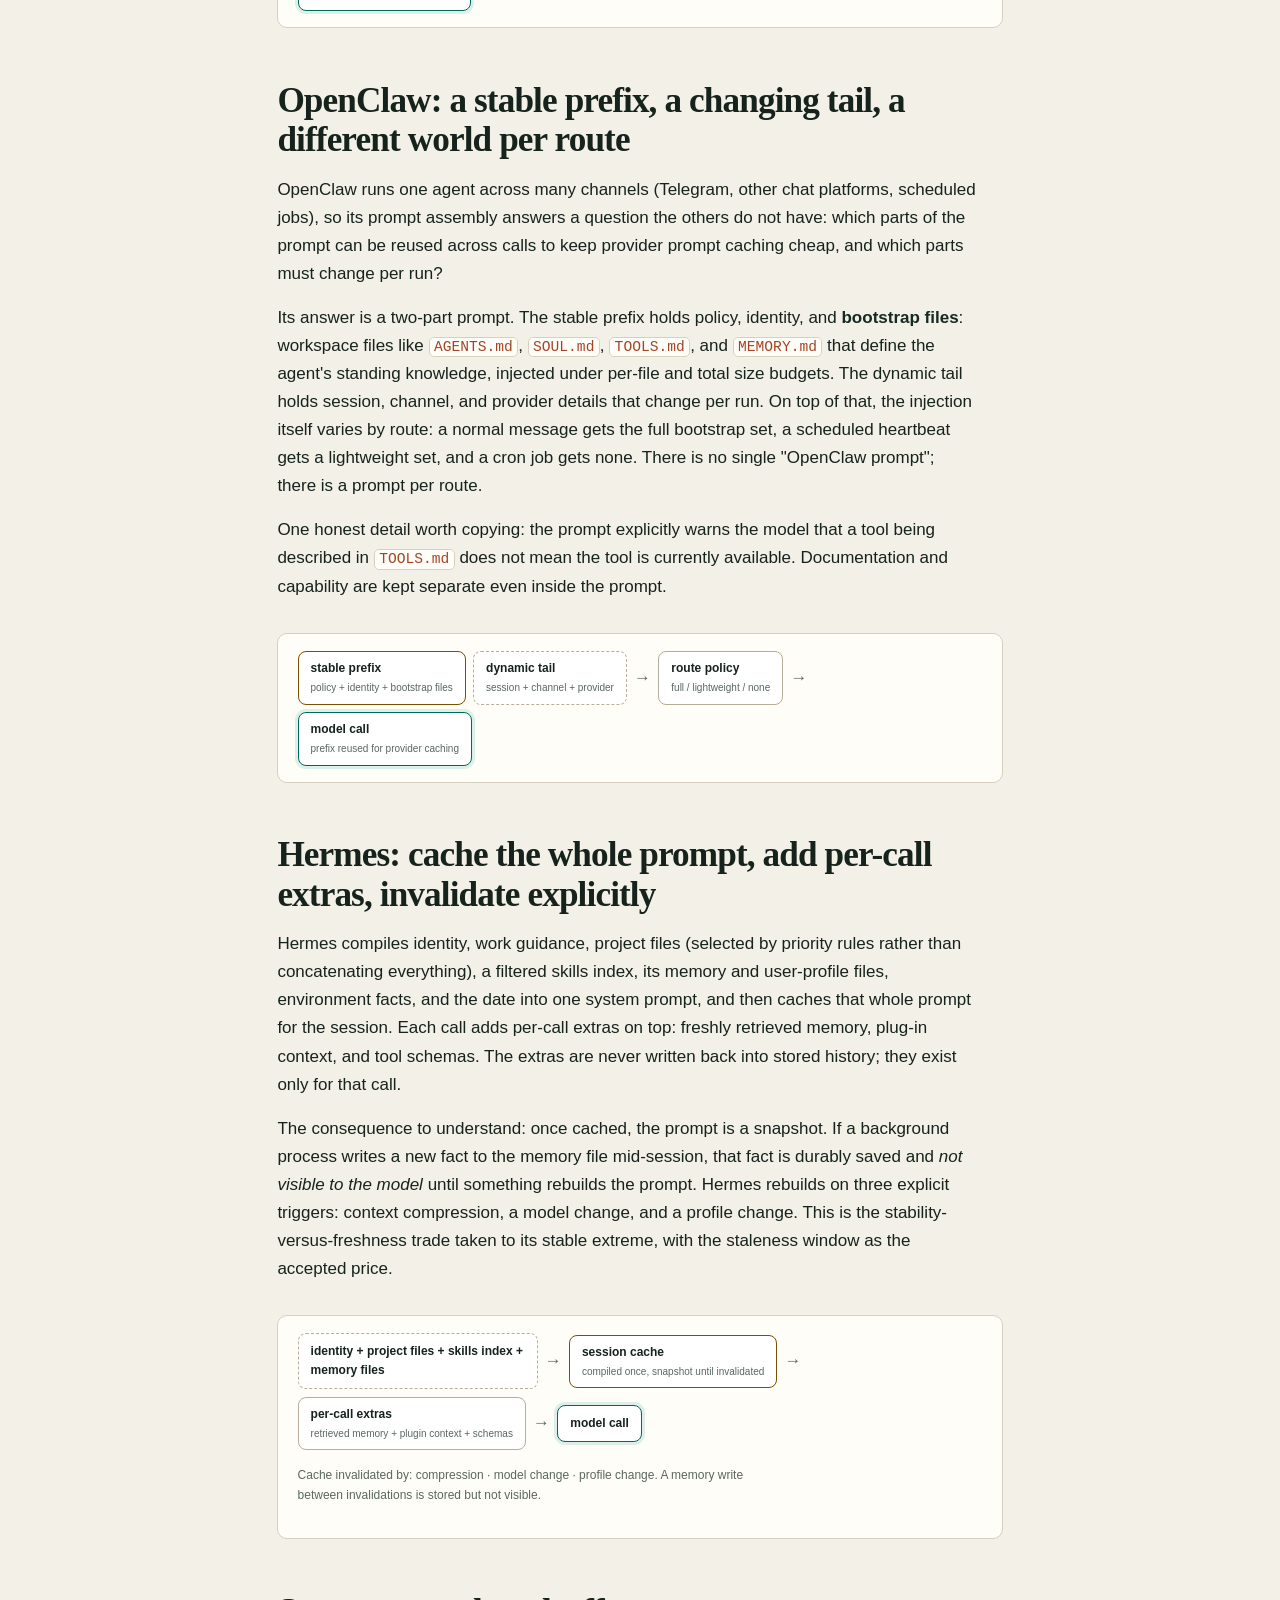
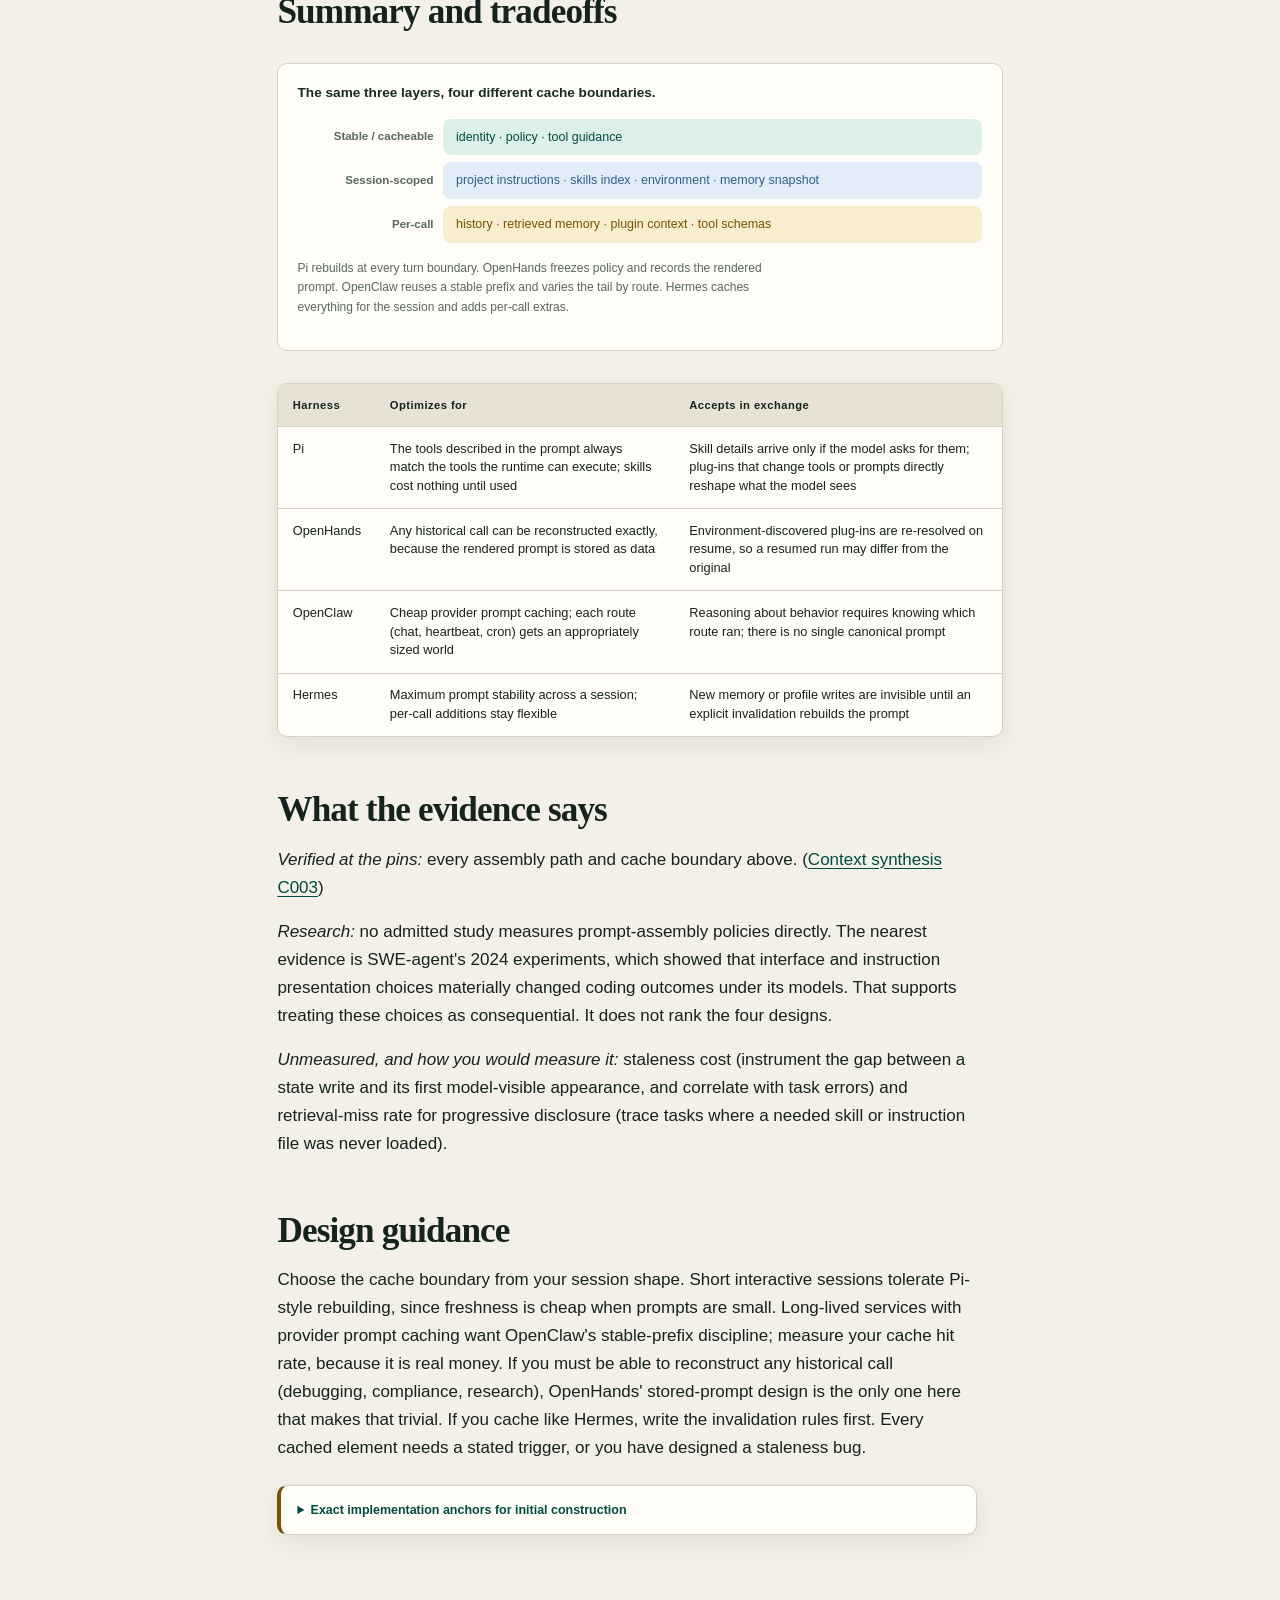
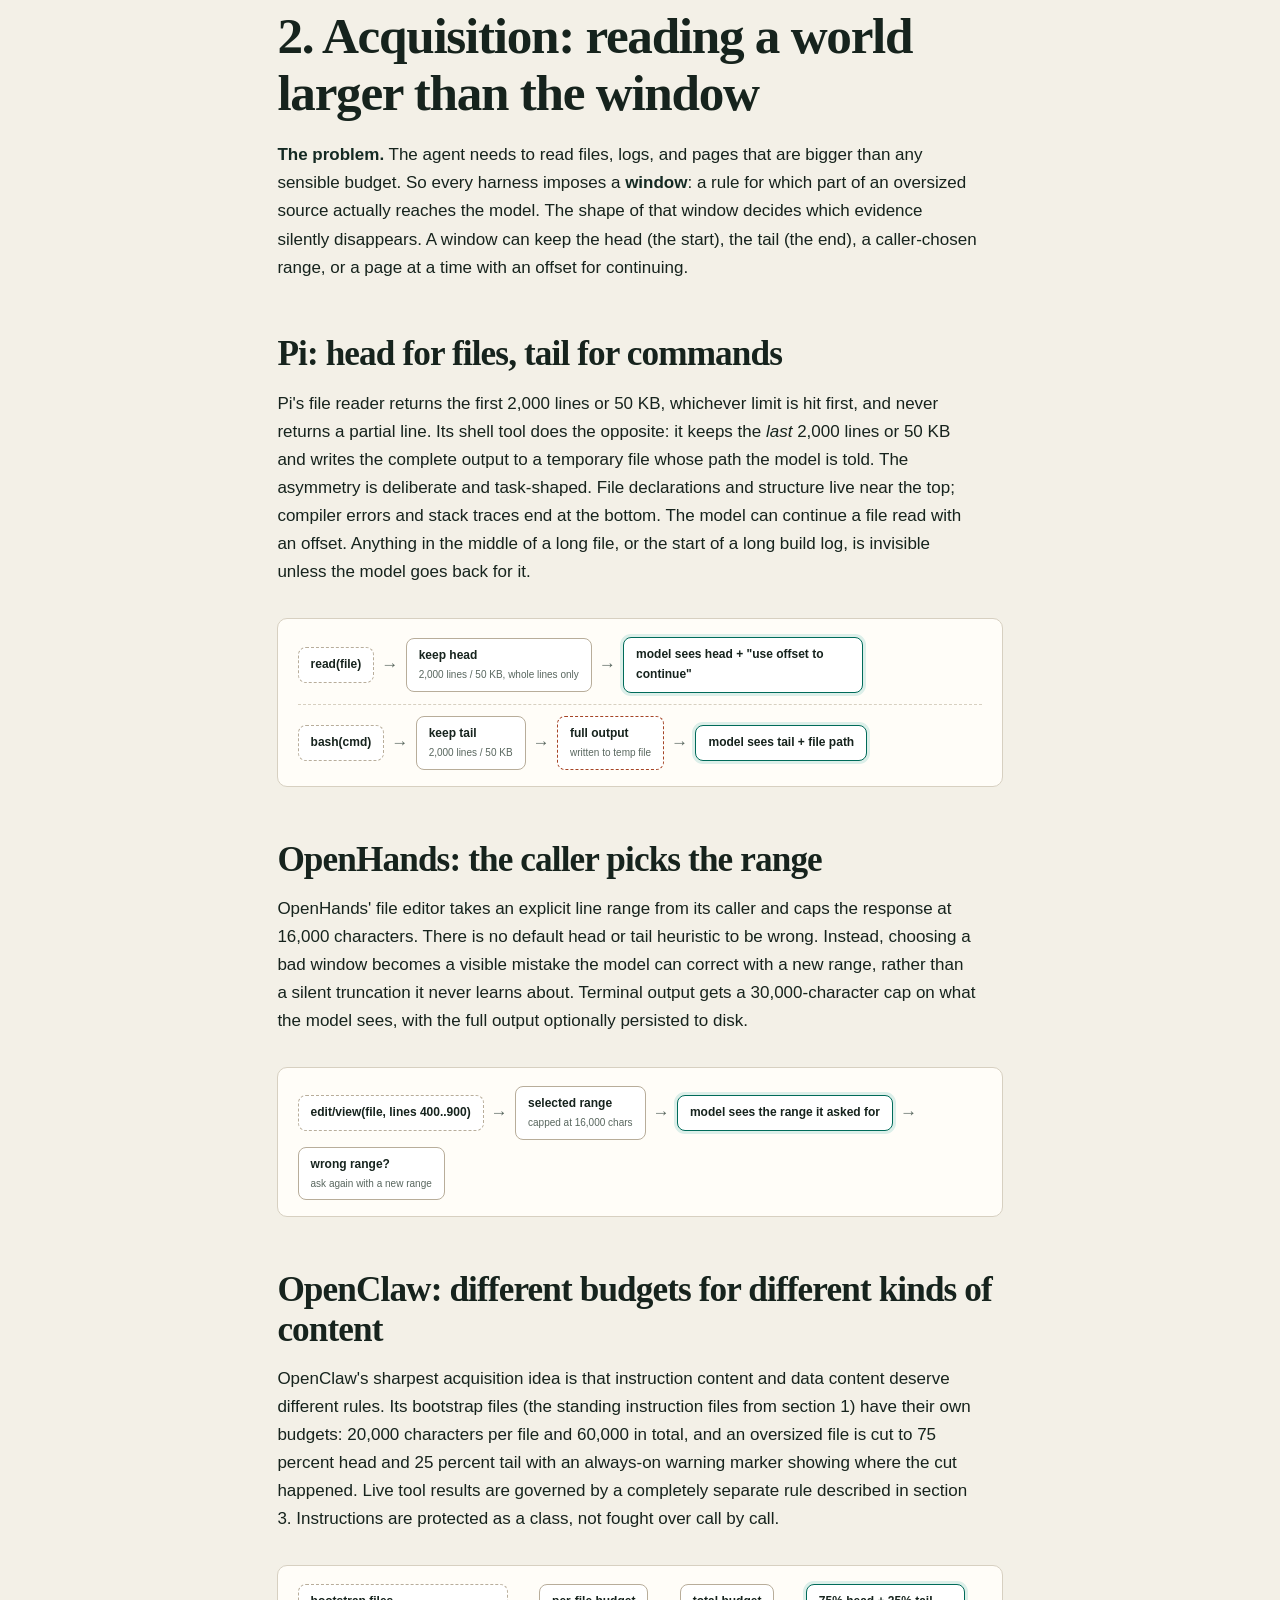
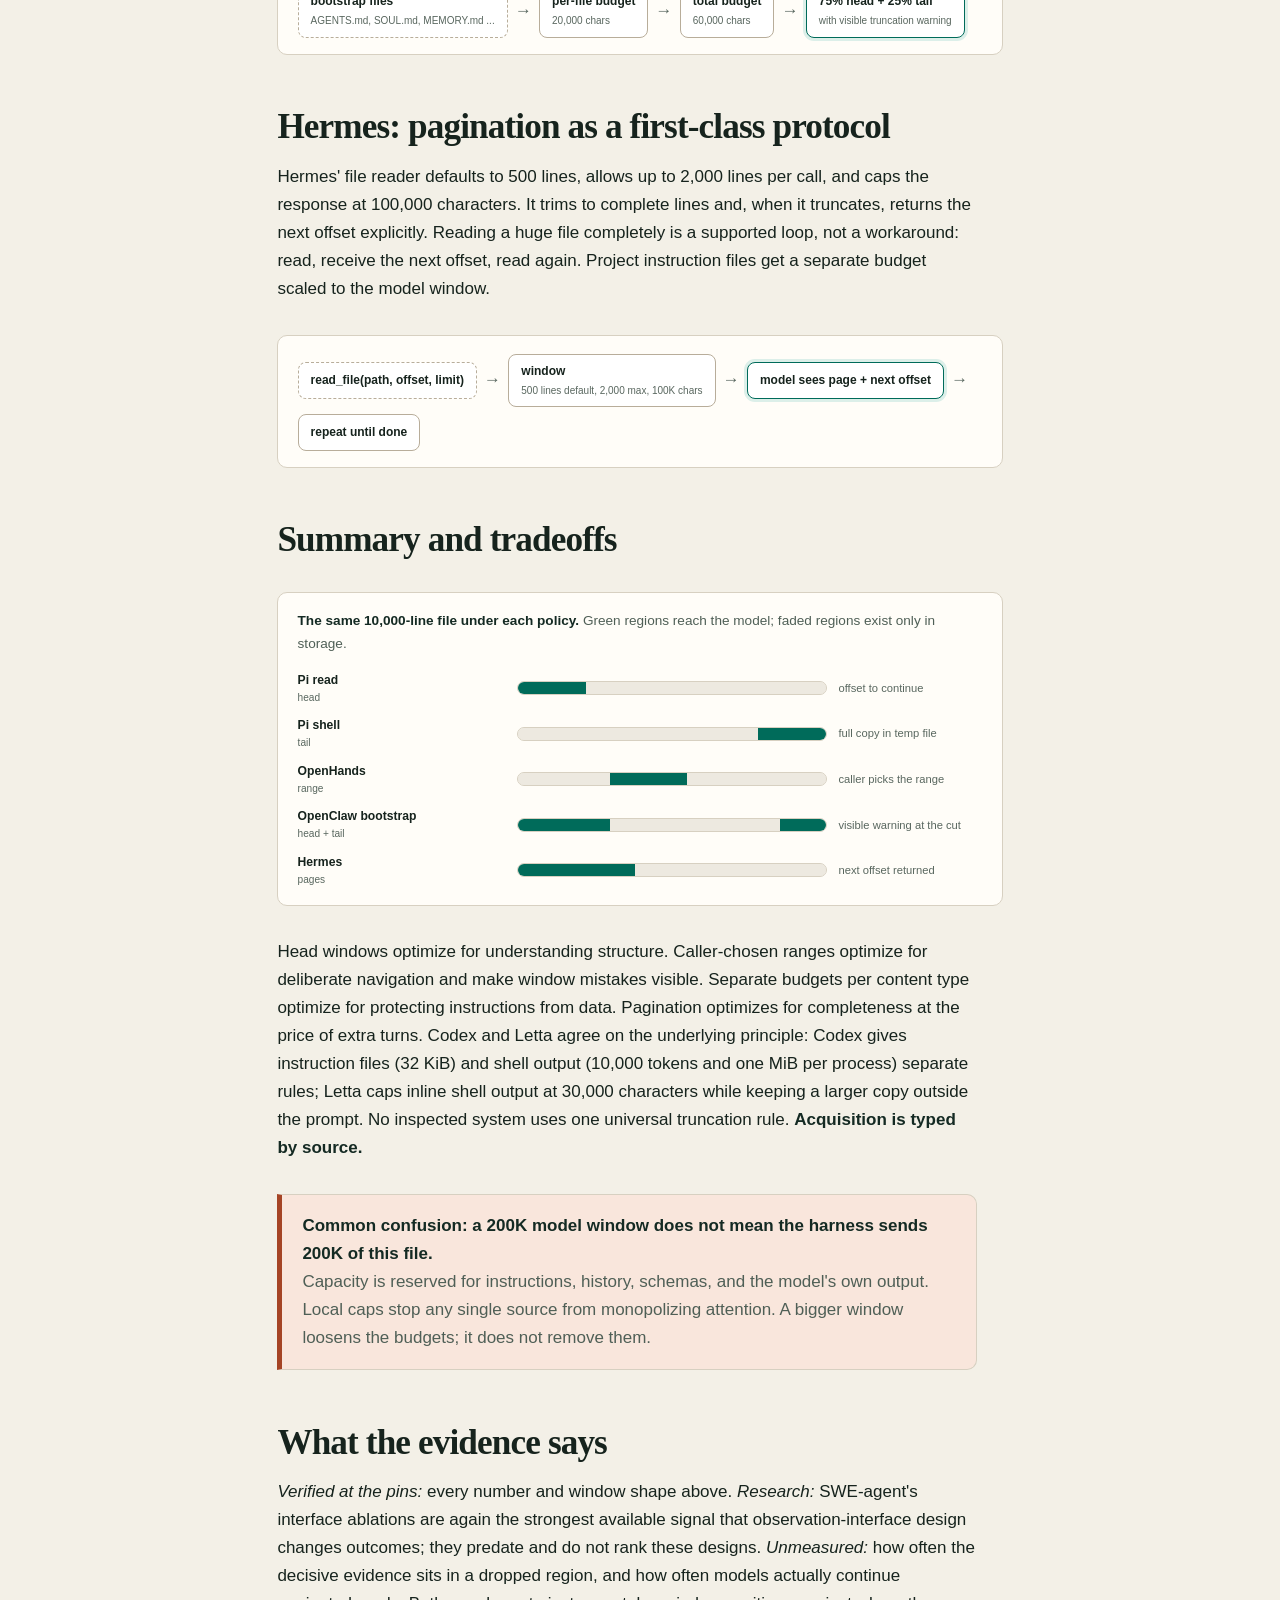
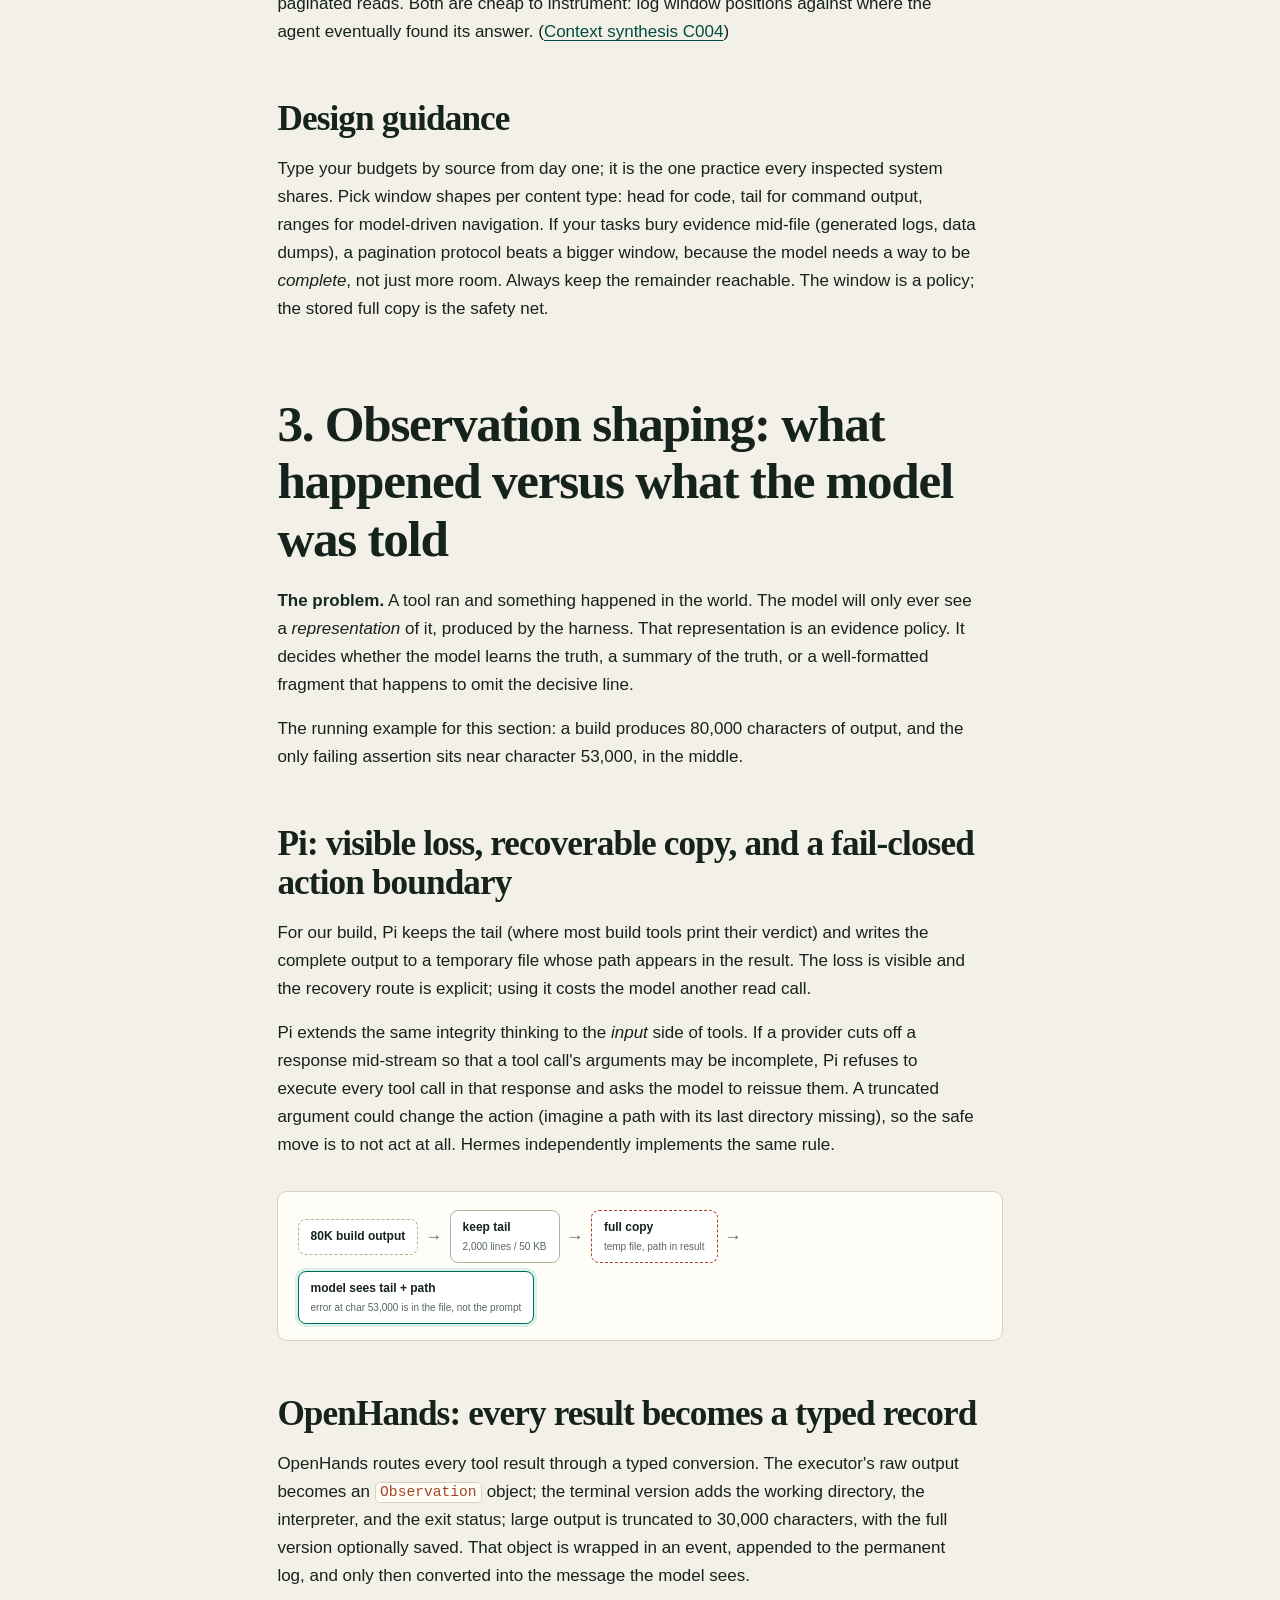
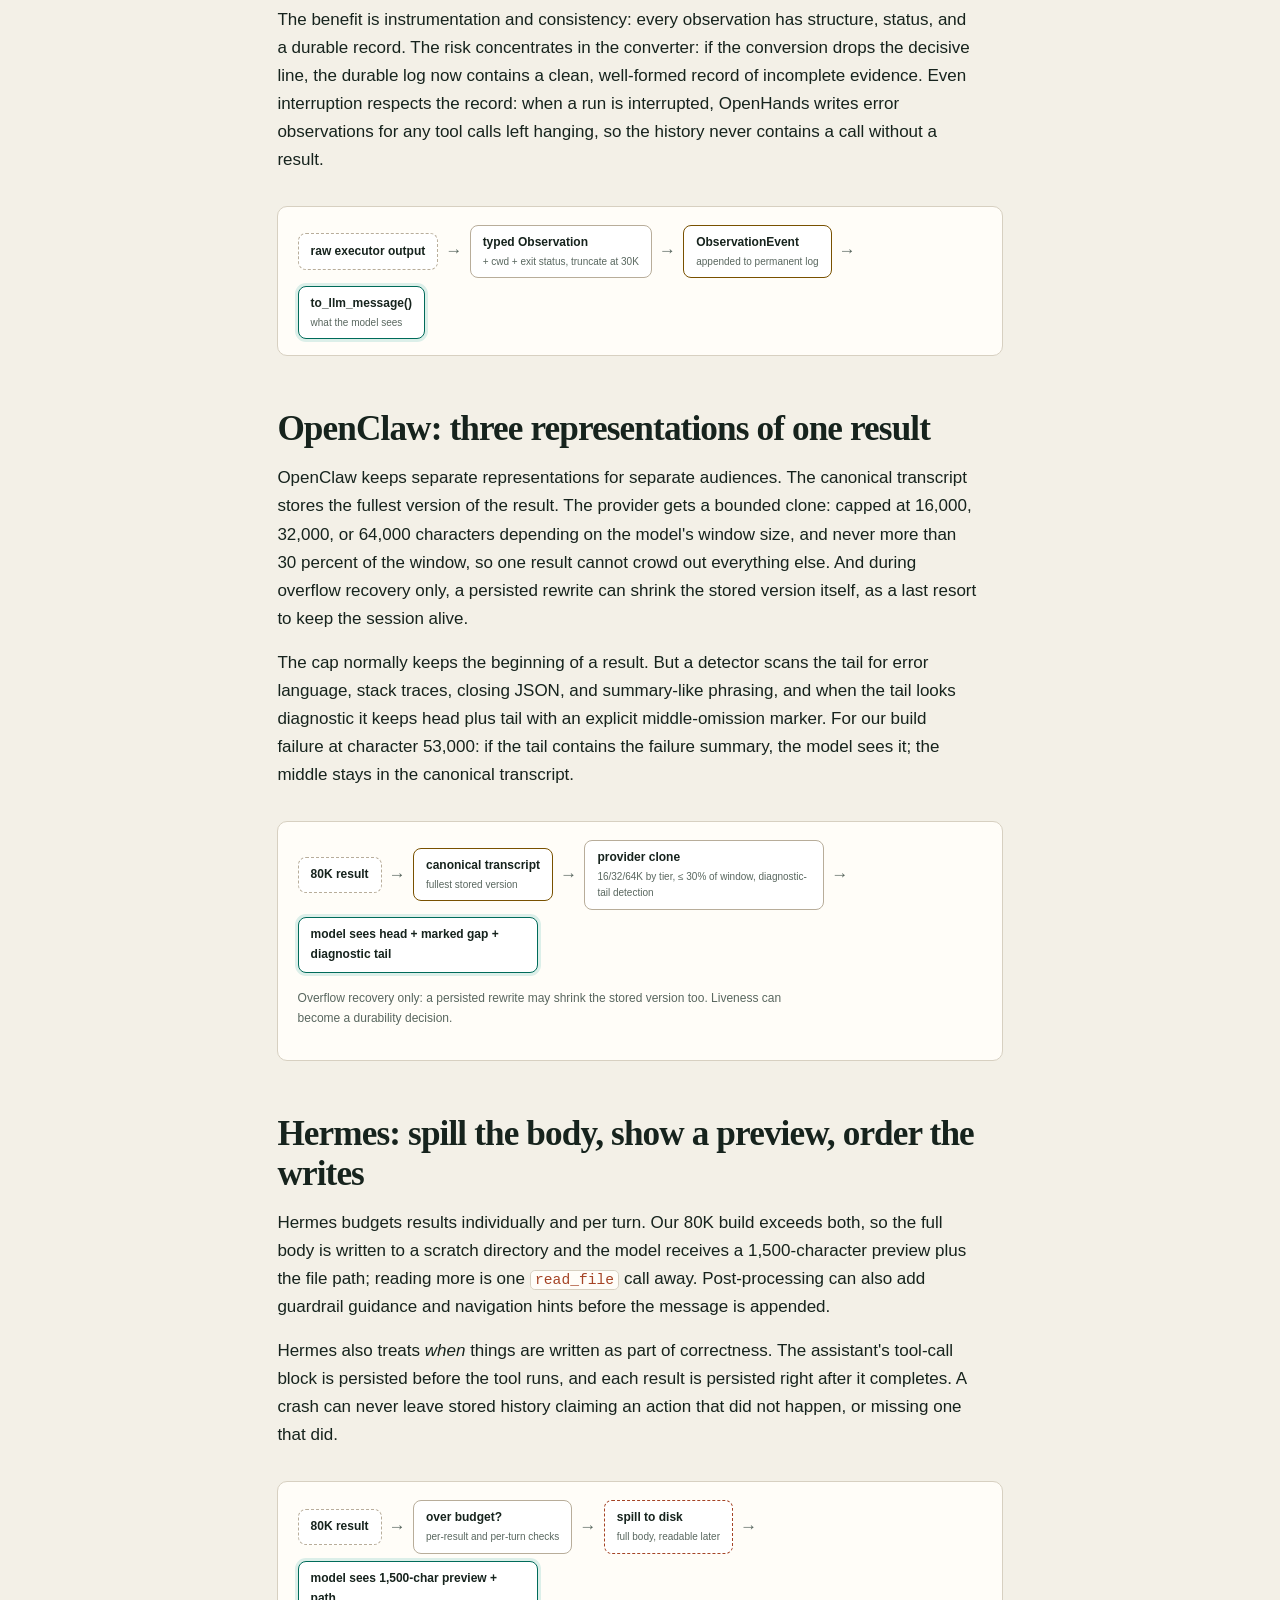
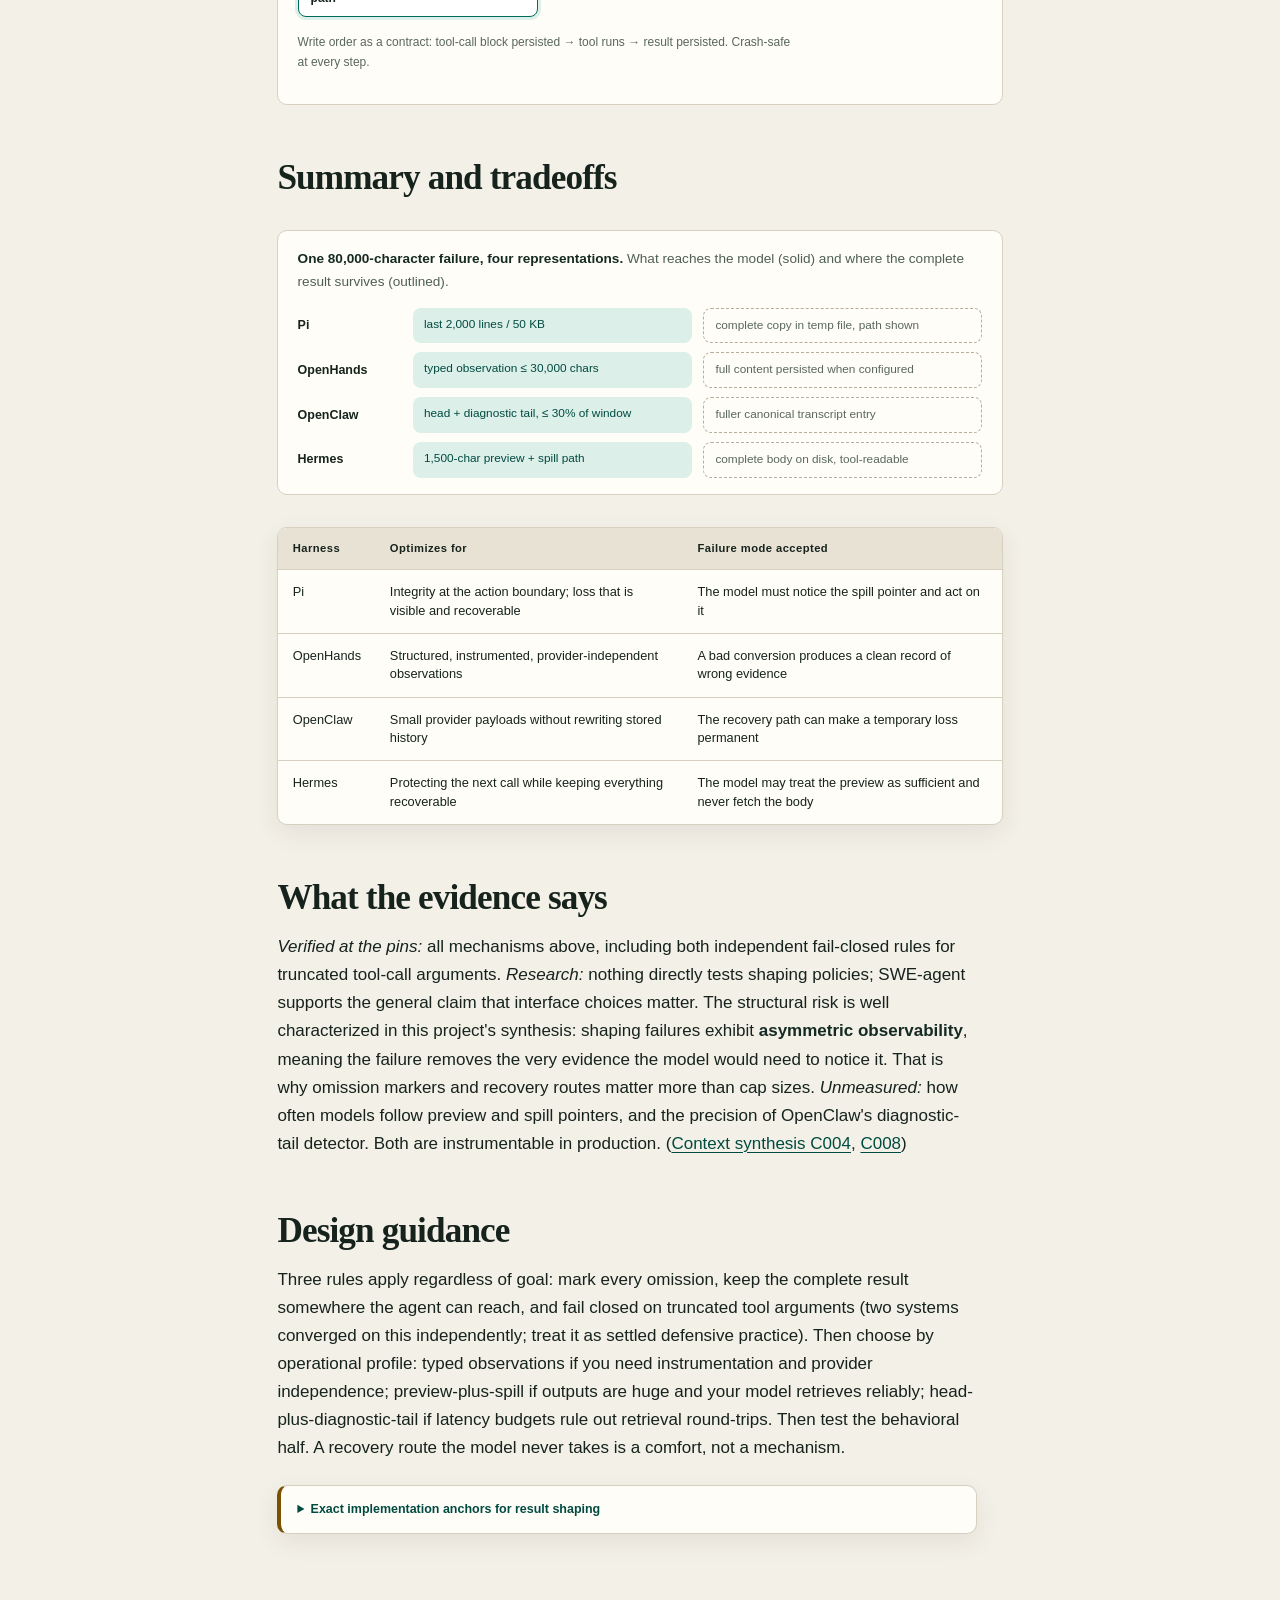
<file: site-variants/version-e.html>
<!doctype html>
<html lang="en" data-theme="system">
<head>
  <meta charset="utf-8">
  <meta name="viewport" content="width=device-width, initial-scale=1">
  <meta name="color-scheme" content="light dark">
  <title>Context Engineering · Chapter 1 candidates</title>
  <link rel="stylesheet" href="assets/styles.css">
  <style>
  .variant-bar { position: sticky; top: 0; z-index: 80; display: flex; flex-wrap: wrap; gap: 0.4rem; align-items: center; padding: 0.6rem 1rem; border-bottom: 1px solid var(--line); background: var(--surface-raised); font-size: 0.8rem; }
  .variant-bar strong { margin-right: 0.6rem; }
  .variant-bar a { padding: 0.25rem 0.7rem; border: 1px solid var(--line); border-radius: 999px; color: var(--ink-soft); text-decoration: none; }
  .variant-bar a[aria-current="page"] { border-color: var(--teal); color: var(--teal); font-weight: 700; }
  .variant-note { max-width: var(--measure); margin: 1rem auto 0; padding: 0.7rem 1rem; border: 1px dashed var(--line-strong); border-radius: var(--radius-small); color: var(--ink-faint); font-size: 0.8rem; }
  .variant-article { max-width: calc(var(--measure) + 4rem); margin: 0 auto; padding: 2rem 1.2rem 4rem; }
  .variant-cards { display: grid; grid-template-columns: repeat(auto-fit, minmax(19rem, 1fr)); gap: 1rem; max-width: 70rem; margin: 2rem auto; padding: 0 1.2rem; }
  .variant-cards article { padding: 1.2rem; border: 1px solid var(--line); border-radius: var(--radius); background: var(--surface); }
  .variant-cards h2 { margin: 0 0 0.5rem; font-size: 1.05rem; }
  .variant-cards p { margin: 0 0 0.9rem; color: var(--ink-soft); font-size: 0.88rem; }
  .variant-cards .meta { color: var(--ink-faint); font-size: 0.75rem; margin-bottom: 0.6rem; }

  /* Version E comparison figures */
  .prose figure[class^="fig-"] { margin: 2rem 0; padding: 1.1rem 1.2rem 1rem; border: 1px solid var(--line); border-radius: var(--radius-small); background: var(--surface); }
  .prose figure[class^="fig-"] figcaption { margin-bottom: 0.9rem; font-size: 0.85rem; color: var(--ink-soft); }
  .fig-note { margin: 0.8rem 0 0; font-size: 0.75rem; color: var(--ink-faint); }
  /* per-harness mechanism flows */
  .flow { display: flex; flex-wrap: wrap; gap: 0.45rem; align-items: center; }
  .flow + .flow { margin-top: 0.7rem; padding-top: 0.7rem; border-top: 1px dashed var(--line); }
  .fnode { display: inline-flex; flex-direction: column; gap: 1px; max-width: 15rem; padding: 0.45rem 0.75rem; border: 1.5px solid var(--line-strong); border-radius: 8px; background: var(--surface-raised); font-size: 0.75rem; font-weight: 700; }
  .fnode small { font-weight: 450; color: var(--ink-faint); }
  .fnode.src { border-style: dashed; font-weight: 600; }
  .fnode.cache { border-color: var(--gold); }
  .fnode.call { border-color: var(--teal); box-shadow: 0 0 0 3px var(--teal-soft); }
  .fnode.risk { border-style: dashed; border-color: var(--rust); }
  .farrow { color: var(--ink-faint); font-weight: 800; }
  /* assembly stack */
  .stack-rows { display: flex; flex-direction: column; gap: 0.45rem; }
  .stack-row { display: grid; grid-template-columns: 8.5rem 1fr; gap: 0.6rem; align-items: stretch; }
  .stack-label { align-self: center; font-size: 0.72rem; font-weight: 750; color: var(--ink-faint); text-align: right; }
  .stack-seg { padding: 0.5rem 0.8rem; border-radius: 8px; font-size: 0.78rem; }
  .stack-seg.core { background: var(--teal-soft); color: var(--teal-strong); }
  .stack-seg.session { background: var(--blue-soft); color: var(--blue); }
  .stack-seg.turn { background: var(--gold-soft); color: var(--gold); }
  /* window bars */
  .win-rows, .fate-rows { display: flex; flex-direction: column; gap: 0.55rem; }
  .win-row { display: grid; grid-template-columns: 13rem 1fr 9rem; gap: 0.7rem; align-items: center; }
  .win-label { font-size: 0.76rem; font-weight: 700; }
  .win-label small { display: block; font-weight: 500; color: var(--ink-faint); }
  .win-bar { display: flex; height: 14px; overflow: hidden; border-radius: 999px; border: 1px solid var(--line); }
  .win-bar i.keep { background: var(--teal); }
  .win-bar i.drop { background: var(--line); opacity: 0.45; }
  .win-note { font-size: 0.7rem; color: var(--ink-faint); }
  /* result fates */
  .fate-row { display: grid; grid-template-columns: 6.5rem 1fr 1fr; gap: 0.7rem; align-items: stretch; }
  .fate-label { align-self: center; font-size: 0.78rem; font-weight: 750; }
  .fate-model { padding: 0.45rem 0.7rem; border-radius: 8px; background: var(--teal-soft); color: var(--teal-strong); font-size: 0.74rem; }
  .fate-durable { padding: 0.45rem 0.7rem; border: 1px dashed var(--line-strong); border-radius: 8px; color: var(--ink-faint); font-size: 0.74rem; }
  /* branch projection */
  .branch-canvas { display: flex; flex-direction: column; gap: 0.9rem; overflow-x: auto; padding: 0.3rem 0; }
  .branch-lane { display: flex; align-items: center; gap: 0; white-space: nowrap; }
  .branch-lane.faded { opacity: 0.45; }
  .bnode { padding: 0.3rem 0.6rem; border: 1px solid var(--line-strong); border-radius: 8px; font-size: 0.72rem; background: var(--surface-raised); }
  .bnode.active { border-color: var(--teal); color: var(--teal); font-weight: 750; }
  .bnode.summary { border-color: var(--gold); color: var(--gold); }
  .bnode.abandoned { border-style: dashed; }
  .bedge { width: 1.4rem; height: 1px; background: var(--line-strong); flex: none; }
  /* posture + inheritance axes */
  .posture-axis { display: grid; grid-template-columns: 7rem 1fr 7rem; gap: 0.6rem; align-items: start; }
  .pole { padding-top: 0.1rem; font-size: 0.72rem; font-weight: 750; color: var(--ink-soft); text-align: center; }
  .pole small { display: block; font-weight: 500; color: var(--ink-faint); }
  .axis-line, .inherit-axis { position: relative; display: block; height: 9.5rem; }
  .axis-line::before, .inherit-axis::before { content: ""; position: absolute; top: 0.55rem; right: 0; left: 0; height: 3px; border-radius: 999px; background: linear-gradient(90deg, var(--teal), var(--rust)); }
  .ptick, .itick { position: absolute; top: 0; width: 8.5rem; margin-left: -4.25rem; text-align: center; font-size: 0.68rem; }
  .ptick::before, .itick::before { content: ""; display: block; width: 11px; height: 11px; margin: 0 auto 0.35rem; border: 2px solid var(--paper); border-radius: 50%; background: var(--ink); }
  .ptick b, .itick b { display: block; }
  .ptick small, .itick small { color: var(--ink-faint); line-height: 1.25; display: block; }
  .axis-line .ptick:nth-of-type(even) b, .inherit-axis .itick:nth-of-type(even) b { margin-top: 3.4rem; }
  .inherit-axis { height: 9rem; margin: 0.4rem 0 0; }
  /* placement quadrant */
  .quad-grid { display: grid; grid-template-columns: 1fr 1fr; gap: 0.6rem; }
  .quad-cell { display: flex; flex-direction: column; gap: 0.25rem; padding: 0.75rem 0.9rem; border: 1px solid var(--line); border-radius: 8px; font-size: 0.74rem; }
  .quad-cell b { font-size: 0.8rem; }
  .quad-cell small { color: var(--ink-faint); }
  .q-cost { margin-top: 0.2rem; color: var(--ink-soft); font-style: italic; }
  .q-tl { background: var(--teal-soft); } .q-tr { background: var(--blue-soft); } .q-bl { background: var(--gold-soft); } .q-br { background: var(--violet-soft); }
  /* profiles */
  .profile-cards { display: grid; grid-template-columns: repeat(auto-fit, minmax(12rem, 1fr)); gap: 0.6rem; }
  .p-card { display: flex; flex-direction: column; gap: 0.3rem; padding: 0.85rem 0.95rem; border: 1px solid var(--line); border-left: 3px solid var(--teal); border-radius: 8px; background: var(--surface-raised); font-size: 0.74rem; }
  .p-card b { font-size: 0.85rem; }
  .p-card em { color: var(--rust); font-style: normal; font-weight: 650; }
  .p-card span { color: var(--ink-soft); }
  @media (max-width: 700px) {
    .win-row { grid-template-columns: 1fr; gap: 0.25rem; }
    .fate-row { grid-template-columns: 1fr; }
    .posture-axis { grid-template-columns: 1fr; }
    .quad-grid { grid-template-columns: 1fr; }
    .axis-line, .inherit-axis { height: auto; min-height: 8rem; }
  }
</style>
  <script defer src="assets/site.js"></script>
  <script defer src="assets/annotator.js"></script>
</head>
<body class="chapter-page">
  <div class="variant-bar" role="navigation" aria-label="Chapter versions">
    <strong>Chapter 1 candidates:</strong>
    <a href="index.html">Overview</a>
    <a href="version-a.html">Version A</a>
    <a href="version-b.html">Version B</a>
    <a href="version-c.html">Version C</a>
    <a href="version-d.html">Version D</a>
    <a href="version-e.html" aria-current="page">Version E</a>
    <button class="theme-toggle" type="button" data-theme-toggle aria-label="Use dark theme" title="Change color theme" style="margin-left:auto"><span class="theme-icon" aria-hidden="true">◐</span><span class="theme-label">Theme</span></button>
  </div>
  
  <p class="variant-note"><strong>Version E — The deep guide.</strong> Depth-first for technical readers. Every mechanism area follows a fixed method: how it works (algorithm-level, per harness) → what each choice optimizes for → what the research actually found (with numbers and limits) → design guidance. Seven comparison diagrams, and a closing goal-driven design procedure: name your dominant goal, get the policies that serve it. Same verified facts and citations in every version — only the structure and voice differ. About 40 min read (9,210 words).</p>
  <main id="main-content" tabindex="-1">
    <article class="chapter-article variant-article">
      <header class="chapter-header">
        <p class="eyebrow">Harness architecture · Context and memory</p>
        <h1>Context Engineering</h1>
        <p class="chapter-subtitle">How agent harnesses decide what the model sees</p>
        <p class="chapter-summary">How four production harnesses decide what the model sees, what each design optimizes for, what the research supports, and how to choose for your own goal.</p>
        <div class="chapter-objectives">
          <p id="chapter-objectives-title">After this chapter you should be able to</p>
          <ul aria-labelledby="chapter-objectives-title">
            <li>Explain the exact mechanisms four production harnesses use for each context decision</li>
            <li>Identify what each design choice optimizes for and what it deliberately sacrifices</li>
            <li>Weigh each choice against the available research evidence and its limits</li>
            <li>Design a context policy for your own harness that optimizes for your specific goal</li>
          </ul>
        </div>
        <div class="evidence-legend" aria-labelledby="evidence-legend-title">
          <p id="evidence-legend-title">How to read evidence</p>
          <ul class="epistemic-key">
            <li class="kind-fact">Verified fact</li>
            <li class="kind-reported">Source-reported</li>
            <li class="kind-inference">Inference</li>
            <li class="kind-recommendation">Recommendation</li>
            <li class="kind-contested">Contested</li>
            <li class="kind-open">Open question</li>
          </ul>
        </div>
      </header>
      <div class="prose chapter-prose"><p>A harness is the software around a language model that turns it into a working agent: it builds the prompts, runs the tools, stores the history, and decides what happens when things fail. This chapter is about the part of that job the industry calls <strong>context engineering</strong>: choosing what enters the model&#39;s limited attention on every call, in what form, at what cost.</p>
<p>The chapter is written for engineers who want to build or seriously evaluate a harness. Each section covers one mechanism and follows the same method:</p>
<ol>
<li><strong>How it works.</strong> The mechanism explained from scratch, then traced through four pinned, reviewed implementations: Pi, OpenHands Software Agent SDK, OpenClaw, and Hermes Agent. Each harness gets its own explanation and its own diagram. Two extra pinned inspections, Codex CLI and Letta, appear where they widen the design space.</li>
<li><strong>What each choice optimizes for.</strong> None of these designs is careless. Each gives something up on purpose, and you need to know what.</li>
<li><strong>What the evidence says.</strong> Verified mechanics at exact commits, research findings with their actual numbers and limits, and an honest &quot;unmeasured&quot; label where the field has shipped ahead of its evidence.</li>
<li><strong>Design guidance.</strong> How to choose, based on your goal.</li>
</ol>
<p>The final section turns those guidance blocks into a design procedure for your own harness.</p>
<blockquote class="callout confusion"><p><strong>Common confusion: persistence is not model awareness.</strong></p>
<p>The most important invariant in this chapter: &quot;we stored it&quot; and &quot;the model can use it now&quot; are different claims. Every mechanism below manages the distance between them.</p>
</blockquote>
<h3 id="the-system-under-discussion">The system under discussion<a class="heading-anchor" href="#the-system-under-discussion" aria-label="Link to The system under discussion">#</a></h3>
<p>Everything in this chapter is one pipeline. The model never reads the full stored history, the workspace, or the memory database directly. It reads a small artifact assembled from them on every call:</p>
<figure class="context-map" aria-labelledby="context-map-caption">
  <figcaption id="context-map-caption">
    <strong>The context pipeline</strong>
    <span>Durable information becomes model evidence only after selection, retrieval, transformation, and budgeting.</span>
  </figcaption>
  <div class="context-sources" aria-label="Candidate information sources">
    <article><span>Durable state</span><small>events, transcript, branches</small></article>
    <article><span>Instructions</span><small>policy, tools, skills</small></article>
    <article><span>Workspace</span><small>files, environment, results</small></article>
    <article><span>Long-term memory</span><small>retrieved or injected state</small></article>
  </div>
  <ol class="context-flow" aria-label="Context construction stages">
    <li><b>1</b><span><strong>Select or retrieve</strong><small>Choose candidates for this call.</small></span></li>
    <li><b>2</b><span><strong>Transform and budget</strong><small>Truncate, summarize, normalize, order.</small></span></li>
    <li class="active-context"><b>3</b><span><strong>Active model context</strong><small>The only representation the model can use now.</small></span></li>
    <li><b>4</b><span><strong>Action and observation</strong><small>Effects create new candidate evidence.</small></span></li>
  </ol>
  <p class="omission-note"><strong>Omitted material</strong> can remain durable while being completely invisible to the model on this turn.</p>
</figure>

<p>Seven mechanism areas structure that pipeline and this chapter: initial construction, acquisition, observation shaping, history projection, compaction, context transfer, and memory. (<a href="../research/claims/context-management-across-harnesses.md#c001">Context synthesis C001</a>)</p>
<p>One framing to carry throughout: the four harnesses are four coherent optimization profiles, not four attempts at the same design. Pi is built to be a predictable, auditable interactive coding tool. OpenHands is built as a platform where every step can be inspected and replayed. OpenClaw is built to keep a long-lived, multi-channel personal agent alive. Hermes is built to keep making progress and to adapt across sessions, even when parts of it fail. Their context policies follow from those goals. That is why studying all four teaches you how to design for yours.</p>
<h2 id="1-initial-construction-the-model-s-starting-world">1. Initial construction: the model&#39;s starting world<a class="heading-anchor" href="#1-initial-construction-the-model-s-starting-world" aria-label="Link to 1. Initial construction: the model&#39;s starting world">#</a></h2>
<p><strong>The problem.</strong> Before the agent does anything, the harness compiles a starting prompt. Getting this right is harder than it sounds, because the ingredients change at different speeds, and two forces pull against each other: stability (cacheable, predictable, cheap prompts) and freshness (the prompt reflects the actual current world).</p>
<p>First, the ingredients, since the rest of the section depends on them:</p>
<ul>
<li>The <strong>system prompt</strong> is the harness-authored instruction block sent with every call. In a real harness it is not a paragraph of personality. It is a compiled document: who the agent is, how it should work, which tools exist and how to use them, and facts about the environment (working directory, date, project).</li>
<li><strong>Instruction files</strong> are files a user or team leaves in a repository or config directory to shape the agent, such as an <code>AGENTS.md</code> with project conventions. The harness finds them and injects them.</li>
<li><strong>Skills</strong> are named packets of instructions for a specific job (&quot;release a version&quot;, &quot;review a PR&quot;). They matter here because a harness must decide whether to inject their full text up front or only advertise their names.</li>
<li><strong>Tool schemas</strong> are the JSON descriptions of callable tools that the model sees. What the model believes it can do comes entirely from these.</li>
</ul>
<p>Every harness assembles some mix of these, plus live state, into each call. The design question is where to draw the cache boundary: which parts are compiled once and reused, and which are rebuilt fresh.</p>
<h3 id="pi-rebuild-between-turns-advertise-instead-of-inject">Pi: rebuild between turns, advertise instead of inject<a class="heading-anchor" href="#pi-rebuild-between-turns-advertise-instead-of-inject" aria-label="Link to Pi: rebuild between turns, advertise instead of inject">#</a></h3>
<p>Pi builds its prompt from the working directory, the current date, guidance for each currently active tool, instruction files, and a skills index. Two mechanisms define it.</p>
<p>First, discovery: Pi walks up the directory tree from the working directory and collects instruction files from every ancestor, so repository conventions apply without configuration. Second, <strong>progressive disclosure</strong>: skills enter the prompt as names and one-line descriptions only. The model reads a skill&#39;s full text with a file-read call when it decides it needs it. This keeps the prompt small and current, and it bets that the model will ask at the right moment.</p>
<p>Pi refreshes the prompt, the model choice, and the tool list between tool turns, never during one. A change made mid-turn (by the user or by a plug-in) applies cleanly to the next model call. The payoff is coherence: the tool list described in the prompt and the tool list the runtime will actually execute are rebuilt together, so they cannot drift apart.</p>
<figure class="fig-flow" aria-label="Pi prompt assembly flow">
  <div class="flow">
    <span class="fnode src">instruction files<small>found by walking ancestor dirs</small></span>
    <span class="fnode src">skills<small>names + descriptions only</small></span>
    <span class="fnode src">active tools<small>guidance per tool</small></span>
    <span class="farrow" aria-hidden="true">→</span>
    <span class="fnode">system prompt<small>compiled fresh</small></span>
    <span class="farrow" aria-hidden="true">→</span>
    <span class="fnode cache">refresh point<small>between tool turns</small></span>
    <span class="farrow" aria-hidden="true">→</span>
    <span class="fnode call">model call</span>
  </div>
</figure>

<h3 id="openhands-freeze-the-policy-record-the-prompt">OpenHands: freeze the policy, record the prompt<a class="heading-anchor" href="#openhands-freeze-the-policy-record-the-prompt" aria-label="Link to OpenHands: freeze the policy, record the prompt">#</a></h3>
<p>OpenHands treats agent configuration as an immutable object. An <code>Agent</code> is a frozen record holding the model choice, the tool list, the prompt policy, and optional components. When a conversation starts, the harness materializes that record: it resolves the tool specifications into runnable tools, renders the system prompt, and then stores the rendered prompt and the exact tool schemas <em>as an event</em> in the conversation&#39;s permanent log (a <code>SystemPromptEvent</code>).</p>
<p>That last step is the distinctive move. Most harnesses can tell you what the prompt template is. OpenHands can tell you exactly what prompt any historical call received, because the prompt is data in the same log as everything else. The qualification: plug-ins discovered from the environment are re-resolved when a conversation resumes, and they are not pinned, so a resumed run is not guaranteed to reconstruct the identical capability set.</p>
<figure class="fig-flow" aria-label="OpenHands prompt assembly flow">
  <div class="flow">
    <span class="fnode src">frozen Agent config<small>model + tools + prompt policy</small></span>
    <span class="farrow" aria-hidden="true">→</span>
    <span class="fnode">materialize<small>resolve tools, render prompt</small></span>
    <span class="farrow" aria-hidden="true">→</span>
    <span class="fnode cache">SystemPromptEvent<small>prompt stored in the event log</small></span>
    <span class="farrow" aria-hidden="true">→</span>
    <span class="fnode call">model call<small>prompt + current view + schemas</small></span>
  </div>
</figure>

<h3 id="openclaw-a-stable-prefix-a-changing-tail-a-different-world-per-route">OpenClaw: a stable prefix, a changing tail, a different world per route<a class="heading-anchor" href="#openclaw-a-stable-prefix-a-changing-tail-a-different-world-per-route" aria-label="Link to OpenClaw: a stable prefix, a changing tail, a different world per route">#</a></h3>
<p>OpenClaw runs one agent across many channels (Telegram, other chat platforms, scheduled jobs), so its prompt assembly answers a question the others do not have: which parts of the prompt can be reused across calls to keep provider prompt caching cheap, and which parts must change per run?</p>
<p>Its answer is a two-part prompt. The stable prefix holds policy, identity, and <strong>bootstrap files</strong>: workspace files like <code>AGENTS.md</code>, <code>SOUL.md</code>, <code>TOOLS.md</code>, and <code>MEMORY.md</code> that define the agent&#39;s standing knowledge, injected under per-file and total size budgets. The dynamic tail holds session, channel, and provider details that change per run. On top of that, the injection itself varies by route: a normal message gets the full bootstrap set, a scheduled heartbeat gets a lightweight set, and a cron job gets none. There is no single &quot;OpenClaw prompt&quot;; there is a prompt per route.</p>
<p>One honest detail worth copying: the prompt explicitly warns the model that a tool being described in <code>TOOLS.md</code> does not mean the tool is currently available. Documentation and capability are kept separate even inside the prompt.</p>
<figure class="fig-flow" aria-label="OpenClaw prompt assembly flow">
  <div class="flow">
    <span class="fnode cache">stable prefix<small>policy + identity + bootstrap files</small></span>
    <span class="fnode src">dynamic tail<small>session + channel + provider</small></span>
    <span class="farrow" aria-hidden="true">→</span>
    <span class="fnode">route policy<small>full / lightweight / none</small></span>
    <span class="farrow" aria-hidden="true">→</span>
    <span class="fnode call">model call<small>prefix reused for provider caching</small></span>
  </div>
</figure>

<h3 id="hermes-cache-the-whole-prompt-add-per-call-extras-invalidate-explicitly">Hermes: cache the whole prompt, add per-call extras, invalidate explicitly<a class="heading-anchor" href="#hermes-cache-the-whole-prompt-add-per-call-extras-invalidate-explicitly" aria-label="Link to Hermes: cache the whole prompt, add per-call extras, invalidate explicitly">#</a></h3>
<p>Hermes compiles identity, work guidance, project files (selected by priority rules rather than concatenating everything), a filtered skills index, its memory and user-profile files, environment facts, and the date into one system prompt, and then caches that whole prompt for the session. Each call adds per-call extras on top: freshly retrieved memory, plug-in context, and tool schemas. The extras are never written back into stored history; they exist only for that call.</p>
<p>The consequence to understand: once cached, the prompt is a snapshot. If a background process writes a new fact to the memory file mid-session, that fact is durably saved and <em>not visible to the model</em> until something rebuilds the prompt. Hermes rebuilds on three explicit triggers: context compression, a model change, and a profile change. This is the stability-versus-freshness trade taken to its stable extreme, with the staleness window as the accepted price.</p>
<figure class="fig-flow" aria-label="Hermes prompt assembly flow">
  <div class="flow">
    <span class="fnode src">identity + project files + skills index + memory files</span>
    <span class="farrow" aria-hidden="true">→</span>
    <span class="fnode cache">session cache<small>compiled once, snapshot until invalidated</small></span>
    <span class="farrow" aria-hidden="true">→</span>
    <span class="fnode">per-call extras<small>retrieved memory + plugin context + schemas</small></span>
    <span class="farrow" aria-hidden="true">→</span>
    <span class="fnode call">model call</span>
  </div>
  <p class="fig-note">Cache invalidated by: compression · model change · profile change. A memory write between invalidations is stored but not visible.</p>
</figure>

<h3 id="summary-and-tradeoffs">Summary and tradeoffs<a class="heading-anchor" href="#summary-and-tradeoffs" aria-label="Link to Summary and tradeoffs">#</a></h3>
<figure class="fig-stack" aria-label="Prompt assembly layers across four harnesses">
  <figcaption><strong>The same three layers, four different cache boundaries.</strong></figcaption>
  <div class="stack-rows">
    <div class="stack-row"><span class="stack-label">Stable / cacheable</span><span class="stack-seg core">identity · policy · tool guidance</span></div>
    <div class="stack-row"><span class="stack-label">Session-scoped</span><span class="stack-seg session">project instructions · skills index · environment · memory snapshot</span></div>
    <div class="stack-row"><span class="stack-label">Per-call</span><span class="stack-seg turn">history · retrieved memory · plugin context · tool schemas</span></div>
  </div>
  <p class="fig-note">Pi rebuilds at every turn boundary. OpenHands freezes policy and records the rendered prompt. OpenClaw reuses a stable prefix and varies the tail by route. Hermes caches everything for the session and adds per-call extras.</p>
</figure>

<div class="table-scroll" role="region" aria-label="Scrollable comparison table" tabindex="0"><table>
<thead>
<tr>
<th>Harness</th>
<th>Optimizes for</th>
<th>Accepts in exchange</th>
</tr>
</thead>
<tbody><tr>
<td>Pi</td>
<td>The tools described in the prompt always match the tools the runtime can execute; skills cost nothing until used</td>
<td>Skill details arrive only if the model asks for them; plug-ins that change tools or prompts directly reshape what the model sees</td>
</tr>
<tr>
<td>OpenHands</td>
<td>Any historical call can be reconstructed exactly, because the rendered prompt is stored as data</td>
<td>Environment-discovered plug-ins are re-resolved on resume, so a resumed run may differ from the original</td>
</tr>
<tr>
<td>OpenClaw</td>
<td>Cheap provider prompt caching; each route (chat, heartbeat, cron) gets an appropriately sized world</td>
<td>Reasoning about behavior requires knowing which route ran; there is no single canonical prompt</td>
</tr>
<tr>
<td>Hermes</td>
<td>Maximum prompt stability across a session; per-call additions stay flexible</td>
<td>New memory or profile writes are invisible until an explicit invalidation rebuilds the prompt</td>
</tr>
</tbody></table></div>
<h3 id="what-the-evidence-says">What the evidence says<a class="heading-anchor" href="#what-the-evidence-says" aria-label="Link to What the evidence says">#</a></h3>
<p><em>Verified at the pins:</em> every assembly path and cache boundary above. (<a href="../research/claims/context-management-across-harnesses.md#c003">Context synthesis C003</a>)</p>
<p><em>Research:</em> no admitted study measures prompt-assembly policies directly. The nearest evidence is SWE-agent&#39;s 2024 experiments, which showed that interface and instruction presentation choices materially changed coding outcomes under its models. That supports treating these choices as consequential. It does not rank the four designs.</p>
<p><em>Unmeasured, and how you would measure it:</em> staleness cost (instrument the gap between a state write and its first model-visible appearance, and correlate with task errors) and retrieval-miss rate for progressive disclosure (trace tasks where a needed skill or instruction file was never loaded).</p>
<h3 id="design-guidance">Design guidance<a class="heading-anchor" href="#design-guidance" aria-label="Link to Design guidance">#</a></h3>
<p>Choose the cache boundary from your session shape. Short interactive sessions tolerate Pi-style rebuilding, since freshness is cheap when prompts are small. Long-lived services with provider prompt caching want OpenClaw&#39;s stable-prefix discipline; measure your cache hit rate, because it is real money. If you must be able to reconstruct any historical call (debugging, compliance, research), OpenHands&#39; stored-prompt design is the only one here that makes that trivial. If you cache like Hermes, write the invalidation rules first. Every cached element needs a stated trigger, or you have designed a staleness bug.</p>
<details class="evidence-detail kind-inference" data-evidence-kind="inference">
<summary>Exact implementation anchors for initial construction</summary>

<ul>
<li>Pi: active-tool, instruction-file, skills-metadata, and refresh assembly in <a href="../research/sources/cp2-pi-v0.80.6.md#evidence-items-and-claim-references">CP2-S001-E04</a></li>
<li>OpenHands: frozen agent policy materialized with runtime tools, plugins, skills, MCP, and the model view in <a href="../research/sources/cp2-openhands-sdk-v1.35.0.md#evidence-items-and-claim-references">CP2-S002-E06</a></li>
<li>OpenClaw: per-run materialization of provider, prompt, bootstrap, skills, context-engine state, and the effective tool set in <a href="../research/sources/cp2-openclaw-v2026.6.6.md#evidence-items-and-claim-references">CP2-S005-E07</a></li>
<li>Hermes: session-cached system prompt with request-local additions and restore-or-rebuild invalidation in <a href="../research/sources/cp2-hermes-agent-v0.18.2.md#evidence-items-and-claim-references">CP2-S009-E10</a></li>
<li>Status: verified implementation facts for the assembly and caching paths; the staleness and cache-boundary tradeoff framing is inference</li>
</ul>
</details>

<h2 id="2-acquisition-reading-a-world-larger-than-the-window">2. Acquisition: reading a world larger than the window<a class="heading-anchor" href="#2-acquisition-reading-a-world-larger-than-the-window" aria-label="Link to 2. Acquisition: reading a world larger than the window">#</a></h2>
<p><strong>The problem.</strong> The agent needs to read files, logs, and pages that are bigger than any sensible budget. So every harness imposes a <strong>window</strong>: a rule for which part of an oversized source actually reaches the model. The shape of that window decides which evidence silently disappears. A window can keep the head (the start), the tail (the end), a caller-chosen range, or a page at a time with an offset for continuing.</p>
<h3 id="pi-head-for-files-tail-for-commands">Pi: head for files, tail for commands<a class="heading-anchor" href="#pi-head-for-files-tail-for-commands" aria-label="Link to Pi: head for files, tail for commands">#</a></h3>
<p>Pi&#39;s file reader returns the first 2,000 lines or 50 KB, whichever limit is hit first, and never returns a partial line. Its shell tool does the opposite: it keeps the <em>last</em> 2,000 lines or 50 KB and writes the complete output to a temporary file whose path the model is told. The asymmetry is deliberate and task-shaped. File declarations and structure live near the top; compiler errors and stack traces end at the bottom. The model can continue a file read with an offset. Anything in the middle of a long file, or the start of a long build log, is invisible unless the model goes back for it.</p>
<figure class="fig-flow" aria-label="Pi read and shell window flow">
  <div class="flow">
    <span class="fnode src">read(file)</span>
    <span class="farrow" aria-hidden="true">→</span>
    <span class="fnode">keep head<small>2,000 lines / 50 KB, whole lines only</small></span>
    <span class="farrow" aria-hidden="true">→</span>
    <span class="fnode call">model sees head + "use offset to continue"</span>
  </div>
  <div class="flow">
    <span class="fnode src">bash(cmd)</span>
    <span class="farrow" aria-hidden="true">→</span>
    <span class="fnode">keep tail<small>2,000 lines / 50 KB</small></span>
    <span class="farrow" aria-hidden="true">→</span>
    <span class="fnode risk">full output<small>written to temp file</small></span>
    <span class="farrow" aria-hidden="true">→</span>
    <span class="fnode call">model sees tail + file path</span>
  </div>
</figure>

<h3 id="openhands-the-caller-picks-the-range">OpenHands: the caller picks the range<a class="heading-anchor" href="#openhands-the-caller-picks-the-range" aria-label="Link to OpenHands: the caller picks the range">#</a></h3>
<p>OpenHands&#39; file editor takes an explicit line range from its caller and caps the response at 16,000 characters. There is no default head or tail heuristic to be wrong. Instead, choosing a bad window becomes a visible mistake the model can correct with a new range, rather than a silent truncation it never learns about. Terminal output gets a 30,000-character cap on what the model sees, with the full output optionally persisted to disk.</p>
<figure class="fig-flow" aria-label="OpenHands range read flow">
  <div class="flow">
    <span class="fnode src">edit/view(file, lines 400..900)</span>
    <span class="farrow" aria-hidden="true">→</span>
    <span class="fnode">selected range<small>capped at 16,000 chars</small></span>
    <span class="farrow" aria-hidden="true">→</span>
    <span class="fnode call">model sees the range it asked for</span>
    <span class="farrow" aria-hidden="true">→</span>
    <span class="fnode">wrong range?<small>ask again with a new range</small></span>
  </div>
</figure>

<h3 id="openclaw-different-budgets-for-different-kinds-of-content">OpenClaw: different budgets for different kinds of content<a class="heading-anchor" href="#openclaw-different-budgets-for-different-kinds-of-content" aria-label="Link to OpenClaw: different budgets for different kinds of content">#</a></h3>
<p>OpenClaw&#39;s sharpest acquisition idea is that instruction content and data content deserve different rules. Its bootstrap files (the standing instruction files from section 1) have their own budgets: 20,000 characters per file and 60,000 in total, and an oversized file is cut to 75 percent head and 25 percent tail with an always-on warning marker showing where the cut happened. Live tool results are governed by a completely separate rule described in section 3. Instructions are protected as a class, not fought over call by call.</p>
<figure class="fig-flow" aria-label="OpenClaw bootstrap budget flow">
  <div class="flow">
    <span class="fnode src">bootstrap files<small>AGENTS.md, SOUL.md, MEMORY.md ...</small></span>
    <span class="farrow" aria-hidden="true">→</span>
    <span class="fnode">per-file budget<small>20,000 chars</small></span>
    <span class="farrow" aria-hidden="true">→</span>
    <span class="fnode">total budget<small>60,000 chars</small></span>
    <span class="farrow" aria-hidden="true">→</span>
    <span class="fnode call">75% head + 25% tail<small>with visible truncation warning</small></span>
  </div>
</figure>

<h3 id="hermes-pagination-as-a-first-class-protocol">Hermes: pagination as a first-class protocol<a class="heading-anchor" href="#hermes-pagination-as-a-first-class-protocol" aria-label="Link to Hermes: pagination as a first-class protocol">#</a></h3>
<p>Hermes&#39; file reader defaults to 500 lines, allows up to 2,000 lines per call, and caps the response at 100,000 characters. It trims to complete lines and, when it truncates, returns the next offset explicitly. Reading a huge file completely is a supported loop, not a workaround: read, receive the next offset, read again. Project instruction files get a separate budget scaled to the model window.</p>
<figure class="fig-flow" aria-label="Hermes paginated read flow">
  <div class="flow">
    <span class="fnode src">read_file(path, offset, limit)</span>
    <span class="farrow" aria-hidden="true">→</span>
    <span class="fnode">window<small>500 lines default, 2,000 max, 100K chars</small></span>
    <span class="farrow" aria-hidden="true">→</span>
    <span class="fnode call">model sees page + next offset</span>
    <span class="farrow" aria-hidden="true">→</span>
    <span class="fnode">repeat until done</span>
  </div>
</figure>

<h3 id="summary-and-tradeoffs-2">Summary and tradeoffs<a class="heading-anchor" href="#summary-and-tradeoffs-2" aria-label="Link to Summary and tradeoffs">#</a></h3>
<figure class="fig-windows" aria-label="Read-window shapes across four harnesses">
  <figcaption><strong>The same 10,000-line file under each policy.</strong> Green regions reach the model; faded regions exist only in storage.</figcaption>
  <div class="win-rows">
    <div class="win-row"><span class="win-label">Pi read <small>head</small></span><span class="win-bar"><i class="keep" style="width:22%"></i><i class="drop" style="width:78%"></i></span><span class="win-note">offset to continue</span></div>
    <div class="win-row"><span class="win-label">Pi shell <small>tail</small></span><span class="win-bar"><i class="drop" style="width:78%"></i><i class="keep" style="width:22%"></i></span><span class="win-note">full copy in temp file</span></div>
    <div class="win-row"><span class="win-label">OpenHands <small>range</small></span><span class="win-bar"><i class="drop" style="width:30%"></i><i class="keep" style="width:25%"></i><i class="drop" style="width:45%"></i></span><span class="win-note">caller picks the range</span></div>
    <div class="win-row"><span class="win-label">OpenClaw bootstrap <small>head + tail</small></span><span class="win-bar"><i class="keep" style="width:30%"></i><i class="drop" style="width:55%"></i><i class="keep" style="width:15%"></i></span><span class="win-note">visible warning at the cut</span></div>
    <div class="win-row"><span class="win-label">Hermes <small>pages</small></span><span class="win-bar"><i class="keep" style="width:38%"></i><i class="drop" style="width:62%"></i></span><span class="win-note">next offset returned</span></div>
  </div>
</figure>

<p>Head windows optimize for understanding structure. Caller-chosen ranges optimize for deliberate navigation and make window mistakes visible. Separate budgets per content type optimize for protecting instructions from data. Pagination optimizes for completeness at the price of extra turns. Codex and Letta agree on the underlying principle: Codex gives instruction files (32 KiB) and shell output (10,000 tokens and one MiB per process) separate rules; Letta caps inline shell output at 30,000 characters while keeping a larger copy outside the prompt. No inspected system uses one universal truncation rule. <strong>Acquisition is typed by source.</strong></p>
<blockquote class="callout confusion"><p><strong>Common confusion: a 200K model window does not mean the harness sends 200K of this file.</strong></p>
<p>Capacity is reserved for instructions, history, schemas, and the model&#39;s own output. Local caps stop any single source from monopolizing attention. A bigger window loosens the budgets; it does not remove them.</p>
</blockquote>
<h3 id="what-the-evidence-says-2">What the evidence says<a class="heading-anchor" href="#what-the-evidence-says-2" aria-label="Link to What the evidence says">#</a></h3>
<p><em>Verified at the pins:</em> every number and window shape above. <em>Research:</em> SWE-agent&#39;s interface ablations are again the strongest available signal that observation-interface design changes outcomes; they predate and do not rank these designs. <em>Unmeasured:</em> how often the decisive evidence sits in a dropped region, and how often models actually continue paginated reads. Both are cheap to instrument: log window positions against where the agent eventually found its answer. (<a href="../research/claims/context-management-across-harnesses.md#c004">Context synthesis C004</a>)</p>
<h3 id="design-guidance-2">Design guidance<a class="heading-anchor" href="#design-guidance-2" aria-label="Link to Design guidance">#</a></h3>
<p>Type your budgets by source from day one; it is the one practice every inspected system shares. Pick window shapes per content type: head for code, tail for command output, ranges for model-driven navigation. If your tasks bury evidence mid-file (generated logs, data dumps), a pagination protocol beats a bigger window, because the model needs a way to be <em>complete</em>, not just more room. Always keep the remainder reachable. The window is a policy; the stored full copy is the safety net.</p>
<h2 id="3-observation-shaping-what-happened-versus-what-the-model-was-told">3. Observation shaping: what happened versus what the model was told<a class="heading-anchor" href="#3-observation-shaping-what-happened-versus-what-the-model-was-told" aria-label="Link to 3. Observation shaping: what happened versus what the model was told">#</a></h2>
<p><strong>The problem.</strong> A tool ran and something happened in the world. The model will only ever see a <em>representation</em> of it, produced by the harness. That representation is an evidence policy. It decides whether the model learns the truth, a summary of the truth, or a well-formatted fragment that happens to omit the decisive line.</p>
<p>The running example for this section: a build produces 80,000 characters of output, and the only failing assertion sits near character 53,000, in the middle.</p>
<h3 id="pi-visible-loss-recoverable-copy-and-a-fail-closed-action-boundary">Pi: visible loss, recoverable copy, and a fail-closed action boundary<a class="heading-anchor" href="#pi-visible-loss-recoverable-copy-and-a-fail-closed-action-boundary" aria-label="Link to Pi: visible loss, recoverable copy, and a fail-closed action boundary">#</a></h3>
<p>For our build, Pi keeps the tail (where most build tools print their verdict) and writes the complete output to a temporary file whose path appears in the result. The loss is visible and the recovery route is explicit; using it costs the model another read call.</p>
<p>Pi extends the same integrity thinking to the <em>input</em> side of tools. If a provider cuts off a response mid-stream so that a tool call&#39;s arguments may be incomplete, Pi refuses to execute every tool call in that response and asks the model to reissue them. A truncated argument could change the action (imagine a path with its last directory missing), so the safe move is to not act at all. Hermes independently implements the same rule.</p>
<figure class="fig-flow" aria-label="Pi observation flow">
  <div class="flow">
    <span class="fnode src">80K build output</span>
    <span class="farrow" aria-hidden="true">→</span>
    <span class="fnode">keep tail<small>2,000 lines / 50 KB</small></span>
    <span class="farrow" aria-hidden="true">→</span>
    <span class="fnode risk">full copy<small>temp file, path in result</small></span>
    <span class="farrow" aria-hidden="true">→</span>
    <span class="fnode call">model sees tail + path<small>error at char 53,000 is in the file, not the prompt</small></span>
  </div>
</figure>

<h3 id="openhands-every-result-becomes-a-typed-record">OpenHands: every result becomes a typed record<a class="heading-anchor" href="#openhands-every-result-becomes-a-typed-record" aria-label="Link to OpenHands: every result becomes a typed record">#</a></h3>
<p>OpenHands routes every tool result through a typed conversion. The executor&#39;s raw output becomes an <code>Observation</code> object; the terminal version adds the working directory, the interpreter, and the exit status; large output is truncated to 30,000 characters, with the full version optionally saved. That object is wrapped in an event, appended to the permanent log, and only then converted into the message the model sees.</p>
<p>The benefit is instrumentation and consistency: every observation has structure, status, and a durable record. The risk concentrates in the converter: if the conversion drops the decisive line, the durable log now contains a clean, well-formed record of incomplete evidence. Even interruption respects the record: when a run is interrupted, OpenHands writes error observations for any tool calls left hanging, so the history never contains a call without a result.</p>
<figure class="fig-flow" aria-label="OpenHands observation flow">
  <div class="flow">
    <span class="fnode src">raw executor output</span>
    <span class="farrow" aria-hidden="true">→</span>
    <span class="fnode">typed Observation<small>+ cwd + exit status, truncate at 30K</small></span>
    <span class="farrow" aria-hidden="true">→</span>
    <span class="fnode cache">ObservationEvent<small>appended to permanent log</small></span>
    <span class="farrow" aria-hidden="true">→</span>
    <span class="fnode call">to_llm_message()<small>what the model sees</small></span>
  </div>
</figure>

<h3 id="openclaw-three-representations-of-one-result">OpenClaw: three representations of one result<a class="heading-anchor" href="#openclaw-three-representations-of-one-result" aria-label="Link to OpenClaw: three representations of one result">#</a></h3>
<p>OpenClaw keeps separate representations for separate audiences. The canonical transcript stores the fullest version of the result. The provider gets a bounded clone: capped at 16,000, 32,000, or 64,000 characters depending on the model&#39;s window size, and never more than 30 percent of the window, so one result cannot crowd out everything else. And during overflow recovery only, a persisted rewrite can shrink the stored version itself, as a last resort to keep the session alive.</p>
<p>The cap normally keeps the beginning of a result. But a detector scans the tail for error language, stack traces, closing JSON, and summary-like phrasing, and when the tail looks diagnostic it keeps head plus tail with an explicit middle-omission marker. For our build failure at character 53,000: if the tail contains the failure summary, the model sees it; the middle stays in the canonical transcript.</p>
<figure class="fig-flow" aria-label="OpenClaw observation flow">
  <div class="flow">
    <span class="fnode src">80K result</span>
    <span class="farrow" aria-hidden="true">→</span>
    <span class="fnode cache">canonical transcript<small>fullest stored version</small></span>
    <span class="farrow" aria-hidden="true">→</span>
    <span class="fnode">provider clone<small>16/32/64K by tier, ≤ 30% of window, diagnostic-tail detection</small></span>
    <span class="farrow" aria-hidden="true">→</span>
    <span class="fnode call">model sees head + marked gap + diagnostic tail</span>
  </div>
  <p class="fig-note">Overflow recovery only: a persisted rewrite may shrink the stored version too. Liveness can become a durability decision.</p>
</figure>

<h3 id="hermes-spill-the-body-show-a-preview-order-the-writes">Hermes: spill the body, show a preview, order the writes<a class="heading-anchor" href="#hermes-spill-the-body-show-a-preview-order-the-writes" aria-label="Link to Hermes: spill the body, show a preview, order the writes">#</a></h3>
<p>Hermes budgets results individually and per turn. Our 80K build exceeds both, so the full body is written to a scratch directory and the model receives a 1,500-character preview plus the file path; reading more is one <code>read_file</code> call away. Post-processing can also add guardrail guidance and navigation hints before the message is appended.</p>
<p>Hermes also treats <em>when</em> things are written as part of correctness. The assistant&#39;s tool-call block is persisted before the tool runs, and each result is persisted right after it completes. A crash can never leave stored history claiming an action that did not happen, or missing one that did.</p>
<figure class="fig-flow" aria-label="Hermes observation flow">
  <div class="flow">
    <span class="fnode src">80K result</span>
    <span class="farrow" aria-hidden="true">→</span>
    <span class="fnode">over budget?<small>per-result and per-turn checks</small></span>
    <span class="farrow" aria-hidden="true">→</span>
    <span class="fnode risk">spill to disk<small>full body, readable later</small></span>
    <span class="farrow" aria-hidden="true">→</span>
    <span class="fnode call">model sees 1,500-char preview + path</span>
  </div>
  <p class="fig-note">Write order as a contract: tool-call block persisted → tool runs → result persisted. Crash-safe at every step.</p>
</figure>

<h3 id="summary-and-tradeoffs-3">Summary and tradeoffs<a class="heading-anchor" href="#summary-and-tradeoffs-3" aria-label="Link to Summary and tradeoffs">#</a></h3>
<figure class="fig-fates" aria-label="Four fates of one oversized tool result">
  <figcaption><strong>One 80,000-character failure, four representations.</strong> What reaches the model (solid) and where the complete result survives (outlined).</figcaption>
  <div class="fate-rows">
    <div class="fate-row"><span class="fate-label">Pi</span><span class="fate-model">last 2,000 lines / 50 KB</span><span class="fate-durable">complete copy in temp file, path shown</span></div>
    <div class="fate-row"><span class="fate-label">OpenHands</span><span class="fate-model">typed observation ≤ 30,000 chars</span><span class="fate-durable">full content persisted when configured</span></div>
    <div class="fate-row"><span class="fate-label">OpenClaw</span><span class="fate-model">head + diagnostic tail, ≤ 30% of window</span><span class="fate-durable">fuller canonical transcript entry</span></div>
    <div class="fate-row"><span class="fate-label">Hermes</span><span class="fate-model">1,500-char preview + spill path</span><span class="fate-durable">complete body on disk, tool-readable</span></div>
  </div>
</figure>

<div class="table-scroll" role="region" aria-label="Scrollable comparison table" tabindex="0"><table>
<thead>
<tr>
<th>Harness</th>
<th>Optimizes for</th>
<th>Failure mode accepted</th>
</tr>
</thead>
<tbody><tr>
<td>Pi</td>
<td>Integrity at the action boundary; loss that is visible and recoverable</td>
<td>The model must notice the spill pointer and act on it</td>
</tr>
<tr>
<td>OpenHands</td>
<td>Structured, instrumented, provider-independent observations</td>
<td>A bad conversion produces a clean record of wrong evidence</td>
</tr>
<tr>
<td>OpenClaw</td>
<td>Small provider payloads without rewriting stored history</td>
<td>The recovery path can make a temporary loss permanent</td>
</tr>
<tr>
<td>Hermes</td>
<td>Protecting the next call while keeping everything recoverable</td>
<td>The model may treat the preview as sufficient and never fetch the body</td>
</tr>
</tbody></table></div>
<h3 id="what-the-evidence-says-3">What the evidence says<a class="heading-anchor" href="#what-the-evidence-says-3" aria-label="Link to What the evidence says">#</a></h3>
<p><em>Verified at the pins:</em> all mechanisms above, including both independent fail-closed rules for truncated tool-call arguments. <em>Research:</em> nothing directly tests shaping policies; SWE-agent supports the general claim that interface choices matter. The structural risk is well characterized in this project&#39;s synthesis: shaping failures exhibit <strong>asymmetric observability</strong>, meaning the failure removes the very evidence the model would need to notice it. That is why omission markers and recovery routes matter more than cap sizes. <em>Unmeasured:</em> how often models follow preview and spill pointers, and the precision of OpenClaw&#39;s diagnostic-tail detector. Both are instrumentable in production. (<a href="../research/claims/context-management-across-harnesses.md#c004">Context synthesis C004</a>, <a href="../research/claims/context-management-across-harnesses.md#c008">C008</a>)</p>
<h3 id="design-guidance-3">Design guidance<a class="heading-anchor" href="#design-guidance-3" aria-label="Link to Design guidance">#</a></h3>
<p>Three rules apply regardless of goal: mark every omission, keep the complete result somewhere the agent can reach, and fail closed on truncated tool arguments (two systems converged on this independently; treat it as settled defensive practice). Then choose by operational profile: typed observations if you need instrumentation and provider independence; preview-plus-spill if outputs are huge and your model retrieves reliably; head-plus-diagnostic-tail if latency budgets rule out retrieval round-trips. Then test the behavioral half. A recovery route the model never takes is a comfort, not a mechanism.</p>
<details class="evidence-detail kind-inference" data-evidence-kind="inference">
<summary>Exact implementation anchors for result shaping</summary>

<ul>
<li>Pi: exact head/tail limits, continuation, spill, and fail-closed truncated-call behavior in <a href="../research/sources/cp2-pi-v0.80.6.md#evidence-items-and-claim-references">CP2-S001-E12</a></li>
<li>OpenHands: exact file/terminal caps and persistence condition in <a href="../research/sources/cp2-openhands-sdk-v1.35.0.md#evidence-items-and-claim-references">CP2-S002-E15</a>, plus the typed action/observation boundary in <a href="../research/sources/cp2-openhands-sdk-v1.35.0.md#evidence-items-and-claim-references">CP2-S002-E08</a></li>
<li>OpenClaw: exact bootstrap and live-result budgets in <a href="../research/sources/cp2-openclaw-v2026.6.6.md#evidence-items-and-claim-references">CP2-S005-E21</a>, plus canonical/provider/recovery projections in <a href="../research/sources/cp2-openclaw-v2026.6.6.md#evidence-items-and-claim-references">CP2-S005-E10</a></li>
<li>Hermes: exact read, per-result, aggregate, preview, and spill limits in <a href="../research/sources/cp2-hermes-agent-v0.18.2.md#evidence-items-and-claim-references">CP2-S009-E26</a></li>
<li>Status: verified implementation facts; information-value tradeoffs are engineering inference</li>
</ul>
</details>

<h2 id="4-history-projection-the-stored-record-versus-the-active-view">4. History projection: the stored record versus the active view<a class="heading-anchor" href="#4-history-projection-the-stored-record-versus-the-active-view" aria-label="Link to 4. History projection: the stored record versus the active view">#</a></h2>
<p><strong>The problem.</strong> A long session accumulates far more than any call can carry: every message, every tool result, every wrong turn. Every harness therefore maintains two distinct objects. The <strong>durable history</strong> is the permanent record of what happened. The <strong>active view</strong> (or projection) is the subset assembled for the next model call. Auditability, crash recovery, and branching all live in the mapping between them.</p>
<figure class="fig-branch" aria-label="Durable tree with active-branch projection">
  <figcaption><strong>The projection boundary.</strong> Storage keeps everything, including abandoned branches and pre-compaction entries. The model receives one traversal of it.</figcaption>
  <div class="branch-canvas">
    <div class="branch-lane faded"><span class="bnode">e1</span><span class="bedge"></span><span class="bnode">e2</span><span class="bedge"></span><span class="bnode abandoned">e3′ abandoned branch</span></div>
    <div class="branch-lane"><span class="bnode">e1</span><span class="bedge"></span><span class="bnode">e2</span><span class="bedge"></span><span class="bnode summary">Σ summary</span><span class="bedge"></span><span class="bnode">e9</span><span class="bedge"></span><span class="bnode active">e10 · active leaf</span></div>
  </div>
  <p class="fig-note">Model view = the active leaf's path, the latest summary, the retained tail, and later events. Everything else is storage: recoverable, searchable, invisible.</p>
</figure>

<p><strong>Pi</strong> stores each session as an append-only tree in a JSONL file. Every entry names its parent, and messages, model changes, compactions, and plug-in entries are all distinct entry types. Moving the active leaf creates a new branch without deleting the old one, so &quot;undo&quot; is really &quot;branch&quot;; nothing is lost, and a human can audit every path taken. The projection function walks from the active leaf and, after a compaction, returns the summary entry plus the kept recent entries and everything since.</p>
<p><strong>OpenHands</strong> separates three questions into three objects: the append-only event log answers <em>what happened</em> (one JSON file per event, each naming its parent); a leaf pointer answers <em>what is current</em>; and the <code>View</code>, which is computed and never stored, answers <em>what the model may see</em>. The <code>View</code> admits only model-convertible events on the active branch, applies condensation, and enforces pairing rules such as &quot;no tool call without its result.&quot; Because the view is derived, it can be rebuilt from the log at any time, which is what makes crash recovery and replay routine.</p>
<p><strong>OpenClaw</strong> runs a federation of stores rather than one: an ingress queue in SQLite, delivery offsets, a session registry written atomically, an append-only transcript that is <em>repaired</em> on open (older or corrupt state normalized, tool pairing guarded), workspace files, and in-process buffers. Each store has its own durability rules because each answers a different failure: &quot;accepted&quot;, &quot;persisted&quot;, &quot;completed&quot;, and &quot;delivered&quot; are genuinely different events in a multi-channel service. The projection is built from the repaired transcript, never the raw stores.</p>
<p><strong>Hermes</strong> keeps everything in SQLite: sessions, messages, usage, tool metadata. Append operations are idempotent (safe to retry after a crash without duplicating), and the write ordering from section 3 makes the record trustworthy at every instant. Compression archives old rows and inserts the compacted view atomically under the same session ID, so the active view shrinks while the archive stays queryable forever.</p>
<h3 id="what-each-choice-optimizes-for">What each choice optimizes for<a class="heading-anchor" href="#what-each-choice-optimizes-for" aria-label="Link to What each choice optimizes for">#</a></h3>
<p>Pi&#39;s tree buys branching and human audit with minimal machinery. OpenHands&#39; event sourcing buys replay and analysis: any historical state can be reconstructed. OpenClaw&#39;s federation buys independent failure domains for a service that must survive partial failure. Hermes&#39; single database buys operational simplicity with strong guarantees: one substrate, atomic transitions, nothing destroyed.</p>
<h3 id="what-the-evidence-says-4">What the evidence says<a class="heading-anchor" href="#what-the-evidence-says-4" aria-label="Link to What the evidence says">#</a></h3>
<p><em>Verified at the pins:</em> all structures and invariants above. <em>Research:</em> the strongest implementation evidence in this chapter. The OpenHands technical report describes a 15-day parallel production rollout with a <strong>61 percent reduction in system-attributable errors</strong> after the event-sourced redesign, and <strong>sub-millisecond median per-event persistence</strong> in a replay of 39,870 events. Read it carefully: the numbers are author-reported, cover a version family broader than this pin, and the rollout changed several things at once. It supports the plausibility of event-sourced designs in production; it is not a controlled ablation. <em>Unmeasured:</em> projection determinism under faults, which you can test mechanically: replay the stored history and assert the identical model view. (<a href="../research/claims/context-management-across-harnesses.md#c002">Context synthesis C002</a>)</p>
<h3 id="design-guidance-4">Design guidance<a class="heading-anchor" href="#design-guidance-4" aria-label="Link to Design guidance">#</a></h3>
<p>Make this decision first, because everything else composes with it. If forensics, compliance, or agent research matter, event-source: the replay property is priceless in debugging and the production signal, with its limits, is favorable. If you run a multi-channel service, accept the federation and name every commit boundary explicitly; OpenClaw&#39;s lesson is that pretending a turn is one transaction creates hidden loss windows, while naming the boundaries lets each be hardened. If you want simplicity with strong recovery, copy Hermes: one database, idempotent appends, explicit write ordering, soft archival. In every case, write the projection as a pure function of durable state, and test it as one.</p>
<h2 id="5-compaction-when-the-history-no-longer-fits">5. Compaction: when the history no longer fits<a class="heading-anchor" href="#5-compaction-when-the-history-no-longer-fits" aria-label="Link to 5. Compaction: when the history no longer fits">#</a></h2>
<p><strong>The problem.</strong> Eventually the projected history exceeds the window and something must shrink it. Compaction is the only mechanism in this chapter that deliberately destroys model-visible information the agent may later need. Treat it as a transaction with a failure model, not a feature.</p>
<p>The common shape first, then each implementation:</p>
<figure class="compaction-map" aria-labelledby="compaction-map-caption">
  <figcaption id="compaction-map-caption">
    <strong>The common compaction shape</strong>
    <span>A protected head and recent tail surround a transformed middle; storage retention and model visibility remain separate.</span>
  </figcaption>
  <div class="history-before" aria-label="History before compaction">
    <span class="segment head">Protected head</span>
    <span class="segment middle">Older middle</span>
    <span class="segment tail">Recent tail</span>
  </div>
  <div class="compaction-arrow" aria-hidden="true"><span>summarize or evict</span>↓</div>
  <div class="history-after" aria-label="Active context after compaction">
    <span class="segment head">Protected head</span>
    <span class="segment summary">Summary or retained structure</span>
    <span class="segment tail">Recent tail</span>
  </div>
  <div class="compaction-notes">
    <p><strong>Durable store</strong><span>The raw middle may still exist.</span></p>
    <p><strong>Active uncertainty</strong><span>Omission and hallucination can survive as fluent context.</span></p>
  </div>
</figure>

<blockquote class="callout confusion"><p><strong>Common confusion: a fluent summary reads as complete.</strong></p>
<p>Truncation announces itself; a summary that silently dropped one requirement does not. This asymmetry drives the whole section. The failure posture matters more than the summarizer prompt.</p>
</blockquote>
<h3 id="pi-structured-summary-hard-anchors-bounded-retries">Pi: structured summary, hard anchors, bounded retries<a class="heading-anchor" href="#pi-structured-summary-hard-anchors-bounded-retries" aria-label="Link to Pi: structured summary, hard anchors, bounded retries">#</a></h3>
<p>Pi compacts by default. It triggers manually, on overflow, or when the estimated context crosses a reserve threshold (16,384 tokens reserved for the response; a 20,000-token recent region is kept). The compactor walks backward to a legal cut point, never splitting a tool call from its result. It asks a model for a structured summary of the older region, folds any previous summary into the new one, and appends two lists that act as hard anchors against drift: files read and files modified. Overflow recovery may compact and retry exactly once. There is no path that loops compaction forever.</p>
<figure class="fig-flow" aria-label="Pi compaction flow">
  <div class="flow">
    <span class="fnode src">threshold crossed<small>reserve 16,384 · keep 20,000 recent</small></span>
    <span class="farrow" aria-hidden="true">→</span>
    <span class="fnode">legal cut point<small>never splits tool pairs</small></span>
    <span class="farrow" aria-hidden="true">→</span>
    <span class="fnode">structured summary<small>+ files read + files modified</small></span>
    <span class="farrow" aria-hidden="true">→</span>
    <span class="fnode call">new view<small>summary + recent tail</small></span>
  </div>
  <p class="fig-note">On overflow: compact and retry once. On repeated failure: stop. Old tree stays stored.</p>
</figure>

<h3 id="openhands-forgetting-is-an-audited-event">OpenHands: forgetting is an audited event<a class="heading-anchor" href="#openhands-forgetting-is-an-audited-event" aria-label="Link to OpenHands: forgetting is an audited event">#</a></h3>
<p>A bare OpenHands <code>Agent</code> has no compaction at all; the recommended preset installs a summarizing condenser with an event-count policy (at most 80 events, keeping the first four). What is distinctive is the record: condensation writes a durable event containing the summary <em>and the IDs of every forgotten event</em>. The log shows exactly what was forgotten and when, which no other harness here records. Pressure comes in two grades: soft pressure (event count) may fail without changing the view; hard pressure (token limits) retries with progressively smaller input, then propagates failure to the caller.</p>
<figure class="fig-flow" aria-label="OpenHands condensation flow">
  <div class="flow">
    <span class="fnode src">pressure<small>80-event soft limit or token hard limit</small></span>
    <span class="farrow" aria-hidden="true">→</span>
    <span class="fnode">summarize middle<small>keep first 4 + recent suffix</small></span>
    <span class="farrow" aria-hidden="true">→</span>
    <span class="fnode cache">Condensation event<small>summary + forgotten IDs, in the log</small></span>
    <span class="farrow" aria-hidden="true">→</span>
    <span class="fnode call">new view</span>
  </div>
  <p class="fig-note">Soft failure: keep the current view. Hard failure: retry smaller, then propagate.</p>
</figure>

<h3 id="openclaw-compaction-inside-a-liveness-envelope">OpenClaw: compaction inside a liveness envelope<a class="heading-anchor" href="#openclaw-compaction-inside-a-liveness-envelope" aria-label="Link to OpenClaw: compaction inside a liveness envelope">#</a></h3>
<p>OpenClaw treats context pressure as one of many things that must not kill a long-lived service. The runtime raises its compaction reserve, watches for overflow and high-context timeouts, bounds retry counts, extends the timeout once if compaction is already running, resumes from the transcript without replaying the user&#39;s message, and can shrink stored tool results as a last resort before giving up with guidance to reset the session. An optional pre-compaction step lets the model write durable memory notes before the middle disappears.</p>
<figure class="fig-flow" aria-label="OpenClaw compaction and recovery flow">
  <div class="flow">
    <span class="fnode src">overflow or timeout</span>
    <span class="farrow" aria-hidden="true">→</span>
    <span class="fnode">optional memory flush<small>save notes before losing the middle</small></span>
    <span class="farrow" aria-hidden="true">→</span>
    <span class="fnode">compact + bounded retries<small>resume without replaying input</small></span>
    <span class="farrow" aria-hidden="true">→</span>
    <span class="fnode risk">last resort<small>shrink stored tool results</small></span>
    <span class="farrow" aria-hidden="true">→</span>
    <span class="fnode call">keep the session alive<small>or advise a reset</small></span>
  </div>
</figure>

<h3 id="hermes-early-trigger-cheap-losses-first-keep-moving">Hermes: early trigger, cheap losses first, keep moving<a class="heading-anchor" href="#hermes-early-trigger-cheap-losses-first-keep-moving" aria-label="Link to Hermes: early trigger, cheap losses first, keep moving">#</a></h3>
<p>Hermes compresses in place at 50 percent of the effective window, the earliest trigger in this set: more headroom, more frequent summarization. Before anything lossy happens it takes the cheap wins deterministically, pruning old tool output and oversized call arguments. It protects the system prompt, the first three non-system messages, and a recent region (the early-message protection expires after the first compression so old turns do not stay pinned forever), then asks a second model for a structured summary of the middle. Old rows are archived, the new view inserted atomically.</p>
<p>The failure policy is split explicitly. Login and network failures preserve history untouched. An ordinary summarizer failure, under the default setting, drops the middle and inserts a fixed placeholder marking the gap, and the session continues. Operators can flip one flag to make every failure preserve history instead. Repeated compression triggers a quality warning.</p>
<figure class="fig-flow" aria-label="Hermes compression flow">
  <div class="flow">
    <span class="fnode src">50% of window reached</span>
    <span class="farrow" aria-hidden="true">→</span>
    <span class="fnode">deterministic pruning<small>old tool output, oversized args</small></span>
    <span class="farrow" aria-hidden="true">→</span>
    <span class="fnode">protect<small>system prompt + early messages + recent tail</small></span>
    <span class="farrow" aria-hidden="true">→</span>
    <span class="fnode">summarize middle<small>second model</small></span>
    <span class="farrow" aria-hidden="true">→</span>
    <span class="fnode call">archive rows, insert new view atomically</span>
  </div>
  <p class="fig-note">Summarizer fails: continue with a marked gap (default) or abort and preserve (one flag). Network/auth fails: always preserve.</p>
</figure>

<h3 id="summary-the-failure-posture-spectrum">Summary: the failure-posture spectrum<a class="heading-anchor" href="#summary-the-failure-posture-spectrum" aria-label="Link to Summary: the failure-posture spectrum">#</a></h3>
<p>Codex compacts automatically at 90 percent of its window, keeps recent real user messages within a 20,000-token budget locally (64,000 in its remote path), and warns in the product that repeated compaction can reduce accuracy. Letta&#39;s server defaults to sliding-window summarization with a separate cheap summarizer model, and keeps everything older searchable, so the summary is never the only way back.</p>
<figure class="fig-posture" aria-label="Compaction failure postures across six systems">
  <figcaption><strong>When the compression transaction is uncertain, what does each system protect?</strong></figcaption>
  <div class="posture-axis">
    <span class="pole">preserve context<br><small>stop / hold</small></span>
    <span class="axis-line">
      <span class="ptick" style="left:6%"><b>Pi</b><small>bounded retry, then stop</small></span>
      <span class="ptick" style="left:30%"><b>OpenHands</b><small>soft holds view; hard propagates</small></span>
      <span class="ptick" style="left:55%"><b>Letta</b><small>summarize, keep history searchable</small></span>
      <span class="ptick" style="left:74%"><b>OpenClaw</b><small>escalate, truncate, reset guidance</small></span>
      <span class="ptick" style="left:92%"><b>Hermes</b><small>marked gap, keep going</small></span>
    </span>
    <span class="pole">forward progress<br><small>degrade / continue</small></span>
  </div>
  <p class="fig-note">Codex sits near OpenClaw and Hermes: automatic compaction with an explicit accuracy warning. Positions reflect default failure posture at the pins, not quality.</p>
</figure>

<p>Pi protects predictable termination: an interactive tool should stop cleanly rather than degrade invisibly. OpenHands protects inspectability: forgetting is audited, and optional pressure is architecturally distinct from mandatory pressure. OpenClaw protects liveness: a service users depend on must keep moving. Hermes protects forward progress with a recoverable archive: for an autonomous agent, halting on a summarizer hiccup is worse than continuing past a marked gap.</p>
<h3 id="what-the-evidence-says-5">What the evidence says<a class="heading-anchor" href="#what-the-evidence-says-5" aria-label="Link to What the evidence says">#</a></h3>
<p>This is where the research is most direct, and worth reading precisely.</p>
<p><strong>Semenov and Dorofeev (2026)</strong> characterize LLM-summary compaction as unpredictably lossy, structurally destructive, blocking, and prone to introducing hallucinations. Their proposed alternative removes the summarizer entirely: the agent maintains typed episodes with dependencies, and eviction is deterministic. Their evidence so far is one 89-task, 80-million-token session reporting parity with fresh sessions, in a first-release preprint with ablations deferred. Treat it as a credible counter-design and a source of failure hypotheses, not a verdict.</p>
<p><strong>Cim and colleagues (2026)</strong> measured the standard baseline across four model backbones on two benchmarks: synchronous compaction consumed <strong>up to 62 percent of wall-clock time</strong> at low thresholds, and ten repeated runs produced summaries that varied materially in volume and semantic content, with prompt instructions providing little control. Two transferable warnings: low thresholds are expensive (relevant to Hermes&#39; 50 percent trigger, though never tested on it), and a summary is a random variable, so the agent&#39;s post-compaction knowledge differs run to run. Limits: non-coding benchmarks, self-hosted models, not these prompts or protected-region policies.</p>
<p><em>Verified at the pins:</em> every mechanism above. <em>The honest status:</em> <strong>contested implementation practice</strong>. Universally shipped, plausibly necessary, exposed to demonstrated general risks, unmeasured for retention at these exact designs. Pi&#39;s file-list anchors, Hermes&#39; deterministic pre-pruning, and OpenHands&#39; forgotten-ID records each partially mitigate exactly the risks the papers name; none has published retention numbers. (<a href="../research/claims/context-management-across-harnesses.md#c005">Context synthesis C005</a>, <a href="../research/claims/context-management-across-harnesses.md#c009">C009</a>)</p>
<h3 id="design-guidance-5">Design guidance<a class="heading-anchor" href="#design-guidance-5" aria-label="Link to Design guidance">#</a></h3>
<p>Decide the failure posture first and make it configurable; it is the highest-leverage line in the design, and the four postures map cleanly onto product types (interactive: stop; audited: propagate; service: escalate; autonomous: degrade with markers). Steal the free mitigations: prune deterministically before summarizing, give summaries hard anchors such as file lists and IDs, protect regions with expiry, and record what was forgotten. Set the trigger from your latency budget with the 62 percent result in mind: early triggers smooth latency but accumulate loss risk across more summarizations; late triggers concentrate the cost. And build one retention probe before shipping: force a compaction, then ask the agent to state the original acceptance criteria. That single test measures the thing none of these systems measures.</p>
<details class="evidence-detail kind-inference" data-evidence-kind="inference">
<summary>Exact implementation anchors for compaction defaults and failure posture</summary>

<ul>
<li>Pi: trigger, protected recent region, structured summary, and defaults in <a href="../research/sources/cp2-pi-v0.80.6.md#evidence-items-and-claim-references">CP2-S001-E12</a></li>
<li>OpenHands: bare-agent versus preset defaults and the 80-event/four-event policy in <a href="../research/sources/cp2-openhands-sdk-v1.35.0.md#evidence-items-and-claim-references">CP2-S002-E15</a></li>
<li>OpenClaw: runtime compaction and bounded recovery in <a href="../research/sources/cp2-openclaw-v2026.6.6.md#evidence-items-and-claim-references">CP2-S005-E08</a></li>
<li>Hermes: threshold, protected regions, pruning, soft archival, and summary-failure split in <a href="../research/sources/cp2-hermes-agent-v0.18.2.md#evidence-items-and-claim-references">CP2-S009-E26</a></li>
<li>Status: verified implementation facts; the stated priorities and semantic-retention risks are engineering inferences</li>
</ul>
</details>

<h2 id="6-context-transfer-what-a-child-agent-inherits">6. Context transfer: what a child agent inherits<a class="heading-anchor" href="#6-context-transfer-what-a-child-agent-inherits" aria-label="Link to 6. Context transfer: what a child agent inherits">#</a></h2>
<p><strong>The problem.</strong> Delegation creates a second projection boundary. Everything the parent knows and does not transmit is, from the child&#39;s perspective, information that never existed.</p>
<figure class="fig-inherit" aria-label="Inheritance spectrum from isolation to full fork">
  <figcaption><strong>The inheritance spectrum.</strong> Production defaults cluster hard left; richer inheritance always requires an explicit request.</figcaption>
  <div class="inherit-axis">
    <span class="itick" style="left:4%"><b>nothing</b><small>Codex fork_turns=none</small></span>
    <span class="itick" style="left:22%"><b>task brief</b><small>Pi ext · OpenHands · Hermes · OpenClaw default · Letta ephemeral</small></span>
    <span class="itick" style="left:55%"><b>last N turns</b><small>Codex fork_turns=N</small></span>
    <span class="itick" style="left:76%"><b>filtered projection</b><small>Codex "all": no tool calls/results, no reasoning</small></span>
    <span class="itick" style="left:94%"><b>transcript fork</b><small>OpenClaw same-agent · Letta fork</small></span>
  </div>
</figure>

<p><strong>Hermes</strong> has the most fully specified child contract. A child gets a fresh session, its own budget, and a focused prompt written by the parent. It inherits tool capability no broader than the parent&#39;s, and it does not receive the parent&#39;s project files or durable memory. Its final answer returns as a summary bounded against the parent&#39;s remaining space; anything bigger spills to a file the parent can read. Structure is enforced in code rather than prompts: top-level delegations are forced into the background, an orchestrator child aggregates its workers synchronously, and fresh defaults cap concurrency at three, depth at one, and child iterations at fifty.</p>
<p><strong>OpenHands</strong> starts each delegated child as a new conversation with its own state, sharing the parent&#39;s workspace. Children run in threads; the parent waits for all of them, receives their final texts, and absorbs their token usage into its own metrics. The parent gets prose, not a verified artifact. <strong>OpenClaw</strong> spawns children isolated by default; forking the transcript into the child is an explicit request and only allowed for a same-agent child. <strong>Pi</strong> ships delegation as an example extension rather than a core feature, which is itself a statement: delegation is policy, not physics.</p>
<p><strong>Codex</strong> answers the question &quot;what counts as context?&quot; with a filter. Its <code>fork_turns</code> option defaults to <code>all</code>, and <code>all</code> means: system, developer, and user messages, plus final assistant answers. Tool calls, tool results, reasoning, and intermediate assistant work are classified as implementation debris and stripped. That is a bet that conclusions are context and mechanics are noise, and it can lose: sometimes the filtered tool result was the evidence that mattered. <strong>Letta</strong> exposes both ends: ordinary children are stateless with no memory access (the code denies it with a comment saying there is no opt-out), while an explicit fork inherits the conversation.</p>
<blockquote class="callout confusion"><p><strong>Common confusion: a fresh context is not an independent mind.</strong></p>
<p>If the same parent model writes the brief, the same model executes it, and the parent accepts a text summary, correlated errors survive every boundary you erect. Isolation buys focus and cost control. It does not buy independent verification. (<a href="../research/claims/context-management-across-harnesses.md#c006">Context synthesis C006</a>)</p>
</blockquote>
<h3 id="what-each-choice-optimizes-for-2">What each choice optimizes for<a class="heading-anchor" href="#what-each-choice-optimizes-for-2" aria-label="Link to What each choice optimizes for">#</a></h3>
<p>Isolation with a brief optimizes cost, contamination control, and focus, and it creates brief-writing risk: every omitted constraint is unavailable unless the child rediscovers it in the shared environment. Forking optimizes completeness and imports irrelevance, staleness, and cost. The filter is a middle bet on conclusions over mechanics.</p>
<h3 id="what-the-evidence-says-6">What the evidence says<a class="heading-anchor" href="#what-the-evidence-says-6" aria-label="Link to What the evidence says">#</a></h3>
<p><em>Verified at the pins:</em> every policy above. <em>Research:</em> <strong>BenchAgent&#39;s</strong> controlled comparison found <strong>five of six multi-agent workflows underperforming a matched single-agent baseline</strong> under its protocol, while a separately evaluated Claude-Code-style runtime performed well without isolating subagents as the cause. The transferable finding is not that multi-agent is bad; it is that decomposition has real coordination and information-loss costs, and the benefit is the thing to prove, not assume. No study compares inheritance policies (brief versus filter versus fork) under matched conditions; that is arguably the most valuable missing experiment in this chapter. <em>Unmeasured:</em> child-starvation rates and summary-compression loss on the return path.</p>
<h3 id="design-guidance-6">Design guidance<a class="heading-anchor" href="#design-guidance-6" aria-label="Link to Design guidance">#</a></h3>
<p>Treat inheritance as a written policy over roles, message types, tool evidence, memory, and capability, not a boolean. Default to briefs, as every production default here does, but engineer the brief: state acceptance constraints explicitly, test child output against the <em>parent&#39;s</em> requirements, and give children a path to rediscover context from the shared environment. Cap structure in code, not prompts. And before adopting multi-agent at all, run the BenchAgent test on your own workload: same task, same budget, one agent versus your decomposition. The burden of proof sits with the architecture that adds boundaries.</p>
<h2 id="7-memory-what-survives-the-session-and-what-it-costs">7. Memory: what survives the session, and what it costs<a class="heading-anchor" href="#7-memory-what-survives-the-session-and-what-it-costs" aria-label="Link to 7. Memory: what survives the session, and what it costs">#</a></h2>
<p><strong>The problem.</strong> Sessions end and users come back. Five words get collapsed into &quot;memory,&quot; and each hides a different design decision: <strong>history</strong> (what was recorded), <strong>active context</strong> (what the model sees now), <strong>memory</strong> (what is meant to survive and influence later work), <strong>adaptation</strong> (future behavior changes based on experience), and <strong>optimization</strong> (changes kept because a measured outcome improved).</p>
<figure class="fig-quadrant" aria-label="Memory placement economy: visibility versus cost">
  <figcaption><strong>The placement economy.</strong> Where information lives determines what it costs on every call and how it can fail to arrive.</figcaption>
  <div class="quad-grid">
    <div class="quad-cell q-tl"><b>Always in the prompt</b><small>Letta <code>system/</code> · OpenClaw bootstrap · Hermes MEMORY.md</small><span class="q-cost">guaranteed visibility · permanent token cost · staleness risk</span></div>
    <div class="quad-cell q-tr"><b>Advertised, read on demand</b><small>Letta memory files · skills in Pi, OpenClaw, Hermes</small><span class="q-cost">cheap · fails by the model not asking</span></div>
    <div class="quad-cell q-bl"><b>Retrieved by trigger</b><small>OpenClaw memory_search · Hermes recall provider</small><span class="q-cost">scales well · fails on trigger and query quality</span></div>
    <div class="quad-cell q-br"><b>Searchable archive</b><small>Letta history · Hermes archived rows · Pi session tree</small><span class="q-cost">complete · reachable only through deliberate search</span></div>
  </div>
</figure>

<p><strong>OpenClaw</strong> keeps memory operations deliberate. Its default memory plug-in adds search and read tools and tells the model, in the prompt, when to use them. Before compaction destroys the middle of a session, an optional flush asks the model to write durable notes to a dated file. Its adaptation mechanism, called dreaming, is off by default and precisely specified: a scheduled sweep promotes short-term snippets into long-term memory based on how often they were recalled, how diverse the queries were, and how recent they are, with contamination checks and a size budget.</p>
<p><strong>Hermes</strong> runs the most active adaptation loop in this set, and both halves of it are instructive. The write path: every ten eligible turns, a background process reviews the conversation and can update memory files or skills, with fresh defaults allowing writes without approval. The isolation engineering exists because it failed before: the reviewer runs as a separate forked process that cannot write into the live session, cannot compress it, and cannot finalize its rows, and the repository&#39;s own comments and tests document the earlier bugs where a review leaked into the live conversation. A separate curator archives stale skills by usage and age, recoverably, with backups.</p>
<p><strong>Letta</strong> prices placement explicitly, as the quadrant shows, and governs mutation: memory edits require a stated reason, validation, and a git commit, and a periodic reflection process can rewrite committed memory. <strong>Codex</strong> ships cross-run memory as experimental and off by default, keeping implemented capability and default behavior honestly separate.</p>
<p>Note what every one of these signals has in common: recall counts, diversity, recency, and model judgment are all <strong>usage signals</strong>. None of them is a task outcome. A frequently recalled mistake is promoted exactly as readily as a frequently recalled truth, because nothing in the loop knows which one it was.</p>
<h3 id="what-the-evidence-says-7">What the evidence says<a class="heading-anchor" href="#what-the-evidence-says-7" aria-label="Link to What the evidence says">#</a></h3>
<p><em>Verified at the pins:</em> all mechanisms above, including Hermes&#39; isolation invariants and their documented failure history. <em>Research:</em> <strong>MemoryAgentBench</strong> splits memory competence into four parts: accurate retrieval, learning during use, long-range understanding, and conflict resolution with selective forgetting. Its reported result: <strong>no evaluated method mastered all four</strong>. It does not score these harnesses. Its value is blocking a category error: persistence plus retrieval is not competent memory, and memory mutation is not improvement. No admitted study measures whether any of these memory systems makes later tasks go better. (<a href="../research/claims/context-management-across-harnesses.md#c007">Context synthesis C007</a>, <a href="../research/claims/context-management-across-harnesses.md#c010">C010</a>)</p>
<h3 id="design-guidance-7">Design guidance<a class="heading-anchor" href="#design-guidance-7" aria-label="Link to Design guidance">#</a></h3>
<p>Budget the always-visible tier ruthlessly; it is the only tier whose cost every call pays forever. Put provenance and a correction path on every write from the start (Letta&#39;s reason-plus-commit is the legible pattern; retrofitting governance onto polluted memory is miserable). If you automate adaptation, copy Hermes&#39; isolation invariants wholesale; that failure history is a free gift. And hold the vocabulary line: your system <em>adapts</em>. It does not <em>learn</em> or <em>self-improve</em> until you measure outcomes against the changes. MemoryAgentBench&#39;s four competencies are a ready-made test plan.</p>
<h2 id="8-building-for-your-goal">8. Building for your goal<a class="heading-anchor" href="#8-building-for-your-goal" aria-label="Link to 8. Building for your goal">#</a></h2>
<p>Everything above compresses into a procedure. The four harnesses are four consistent answers to one question: what do you protect when you cannot protect everything? Your harness has to answer it too.</p>
<figure class="fig-profiles" aria-label="Four optimization profiles">
  <figcaption><strong>Four coherent profiles.</strong> Every context decision in each column serves that column's goal.</figcaption>
  <div class="profile-cards">
    <div class="p-card"><b>Pi</b><em>interactive coding tool</em><span>predictable termination · visible loss · branchable audit trail · minimal machinery · integrity-first action boundary</span></div>
    <div class="p-card"><b>OpenHands</b><em>inspectable platform</em><span>policy as artifact · prompt and forgetting recorded as events · typed boundaries · replayable projection</span></div>
    <div class="p-card"><b>OpenClaw</b><em>long-lived service</em><span>liveness envelopes · durable ingress · federated stores · cache-economical prompts · route-specific worlds</span></div>
    <div class="p-card"><b>Hermes</b><em>resilient autonomy</em><span>forward progress under failure · nothing destroyed in storage · early compression · isolated adaptation loops</span></div>
  </div>
</figure>

<p><strong>Step 1: name your dominant goal.</strong> Not all of them. The one that wins conflicts.</p>
<div class="table-scroll" role="region" aria-label="Scrollable comparison table" tabindex="0"><table>
<thead>
<tr>
<th>Your dominant goal</th>
<th>Decisions that matter most</th>
<th>Policies to adopt</th>
<th>Study first</th>
</tr>
</thead>
<tbody><tr>
<td>Long-horizon task success</td>
<td>compaction, acquisition</td>
<td>structured summaries with hard anchors; deterministic pre-pruning; retention probes in CI; pagination protocols</td>
<td>Pi&#39;s summary anchors; Hermes&#39; pruning</td>
</tr>
<tr>
<td>Auditability and debugging</td>
<td>history projection, observation shaping</td>
<td>event sourcing; prompt stored as data; records of what was forgotten; a replayable projection</td>
<td>OpenHands end to end</td>
</tr>
<tr>
<td>Always-on reliability</td>
<td>history projection, compaction posture</td>
<td>federated stores with named commit boundaries; escalating recovery; delivery decoupled from computation</td>
<td>OpenClaw end to end</td>
</tr>
<tr>
<td>Autonomous resilience</td>
<td>compaction posture, memory</td>
<td>degrade-with-markers failure posture; archives instead of deletion; isolated adaptation; idempotent writes</td>
<td>Hermes end to end</td>
</tr>
<tr>
<td>Cost and latency</td>
<td>initial construction, compaction trigger</td>
<td>cache-stable prompt prefixes (measure the hit rate); later compaction triggers; typed budgets; brief-based delegation</td>
<td>OpenClaw&#39;s prefix split; Cim et al. on trigger cost</td>
</tr>
<tr>
<td>Personalization across sessions</td>
<td>memory</td>
<td>a priced always-visible tier; provenance and a correction path on writes; isolation on automatic writers</td>
<td>Letta&#39;s governance; Hermes&#39; isolation</td>
</tr>
</tbody></table></div>
<p><strong>Step 2: write the context contract.</strong> For each information surface, one page: the source of truth (and which store wins a disagreement); the admission rule (every call, per session or route, or retrieval only, with stated invalidation triggers); the transformation (selection rule, budget, window shape, omission marker, recovery path); the failure posture (hold, retry smaller, degrade with markers, or stop, chosen from your row above before the incident happens); and the boundary crossings (what survives a crash, a resume, a compaction, a child spawn, a new day). (<a href="../research/claims/context-management-across-harnesses.md#c011">Context synthesis C011</a>)</p>
<p><strong>Step 3: adopt the settled invariants.</strong> These recur across independent implementations and defend against the shared failure classes: omission is always marked; complete results survive somewhere reachable; truncated tool-call arguments fail closed; tool-call and result pairs stay atomic; durable history outlives every projection; memory writes carry provenance.</p>
<p><strong>Step 4: test retention, not mechanics.</strong> This is the investment none of the four systems made, and the first place your harness can beat them. After a forced compaction, the agent restates the acceptance criteria. After a large shaped result, it finds the decisive middle. A child obeys a constraint left out of its brief, or the brief-writing process catches the omission. A planted false memory gets corrected. These probes convert this chapter&#39;s biggest &quot;unmeasured&quot; labels into your competitive information.</p>
<p><strong>Step 5: steal coherence, not components.</strong> The deepest lesson of the comparison: no harness here mixes postures arbitrarily. Pi does not bolt Hermes&#39; keep-going compaction onto its predictable-termination loop. OpenClaw does not adopt Pi&#39;s stop-on-failure inside a service that must stay alive. When you borrow a mechanism, borrow it because its optimization target matches yours. That is what the comparison is for.</p>
<h2 id="what-this-chapter-can-and-cannot-claim">What this chapter can and cannot claim<a class="heading-anchor" href="#what-this-chapter-can-and-cannot-claim" aria-label="Link to What this chapter can and cannot claim">#</a></h2>
<p>Every implementation mechanism above is a verified fact at an exact pinned commit, traceable through the linked evidence anchors. The optimization-target analyses are engineering inferences from those mechanisms: strong ones, but inferences. The research findings carry their limits inline: two compaction preprints on other tasks and models, one multi-agent comparison under its own protocol, one memory benchmark that scores none of these systems, one author-reported production rollout. Claude Code&#39;s reported design (a 256 KiB pre-read gate, a roughly 25,000-token post-read budget, read deduplication, spill with preview, structured continuation summaries, and both blank and forked children) remains source-reported, version-unstable, and outside the verified matrix.</p>
<p>Four cases and two bounded inspections are a serious comparison, not a census. OpenClaw and Hermes share documented migration and influence links, so their agreements are not independent convergence. No perception-heavy browser harness is represented, and closed production systems remain closed. The largest open questions are ones your own retention probes and matched experiments could answer before the research community does: retention across repeated compaction, inheritance policies under matched budgets, and whether any memory system&#39;s writes improve measured outcomes. (<a href="../research/claims/context-management-across-harnesses.md#c012">Context synthesis C012</a>)</p>
<h2 id="recap">Recap<a class="heading-anchor" href="#recap" aria-label="Link to Recap">#</a></h2>
<p>Context engineering is deciding, mechanism by mechanism, what the model gets to see, what that costs, what it risks, and what happens when the machinery fails. Four production harnesses answer those questions in four coherent, opposite, defensible ways because they serve four different masters: predictability, inspectability, liveness, and resilience. The research qualifies the sharpest edge (summarization is expensive, variable, and unmeasured for retention) and removes two comfortable assumptions (decomposition is not free; memory mutation is not improvement). Your harness will be good not because it copies any of them, but because every context decision in it serves the same goal, yours, on purpose.</p>
<blockquote class="callout">
<p><strong>What exact evidence will the model receive on the next call, and what happened to everything else?</strong></p>
</blockquote>
<h2 id="reflection-questions">Reflection questions<a class="heading-anchor" href="#reflection-questions" aria-label="Link to Reflection questions">#</a></h2>
<ol>
<li>Which of the four optimization profiles is closest to your product, and where does your current design contradict its own profile?</li>
<li>What is your compaction failure posture, and could you defend it to an operator at 3 a.m.?</li>
<li>Which tier of the placement economy holds your always-visible memory, and what does it cost per call?</li>
<li>Which retention probe from Step 4 would most likely fail on your system today?</li>
<li>What would the 62 percent wall-time result look like measured on your workload and threshold?</li>
</ol>
<h2 id="suggested-next-reading">Suggested next reading<a class="heading-anchor" href="#suggested-next-reading" aria-label="Link to Suggested next reading">#</a></h2>
<ul>
<li><a href="../research/syntheses/context-management-across-harnesses.md">Agent-grade context synthesis</a></li>
<li><a href="../research/case-studies/pi-v0.80.6.md">Pi case study</a> · <a href="../research/case-studies/openhands-sdk-v1.35.0.md">OpenHands SDK case study</a> · <a href="../research/case-studies/openclaw-v2026.6.6.md">OpenClaw case study</a> · <a href="../research/case-studies/hermes-agent-v0.18.2.md">Hermes Agent case study</a></li>
<li><a href="../research/sources/codex-cli-v0.144.6-context.md">Codex CLI bounded context inspection</a> · <a href="../research/sources/letta-code-v0.28.11-context.md">Letta bounded context inspection</a></li>
<li><a href="../research/sources/semenov-2026-beyond-compaction.md">Beyond Compaction</a> · <a href="../research/sources/cim-2026-parallel-compaction.md">Parallel Context Compaction</a> · <a href="../research/sources/hou-2026-memoryagentbench.md">MemoryAgentBench</a></li>
</ul>
</div>
    </article>
  </main>
</body>
</html>
</file>
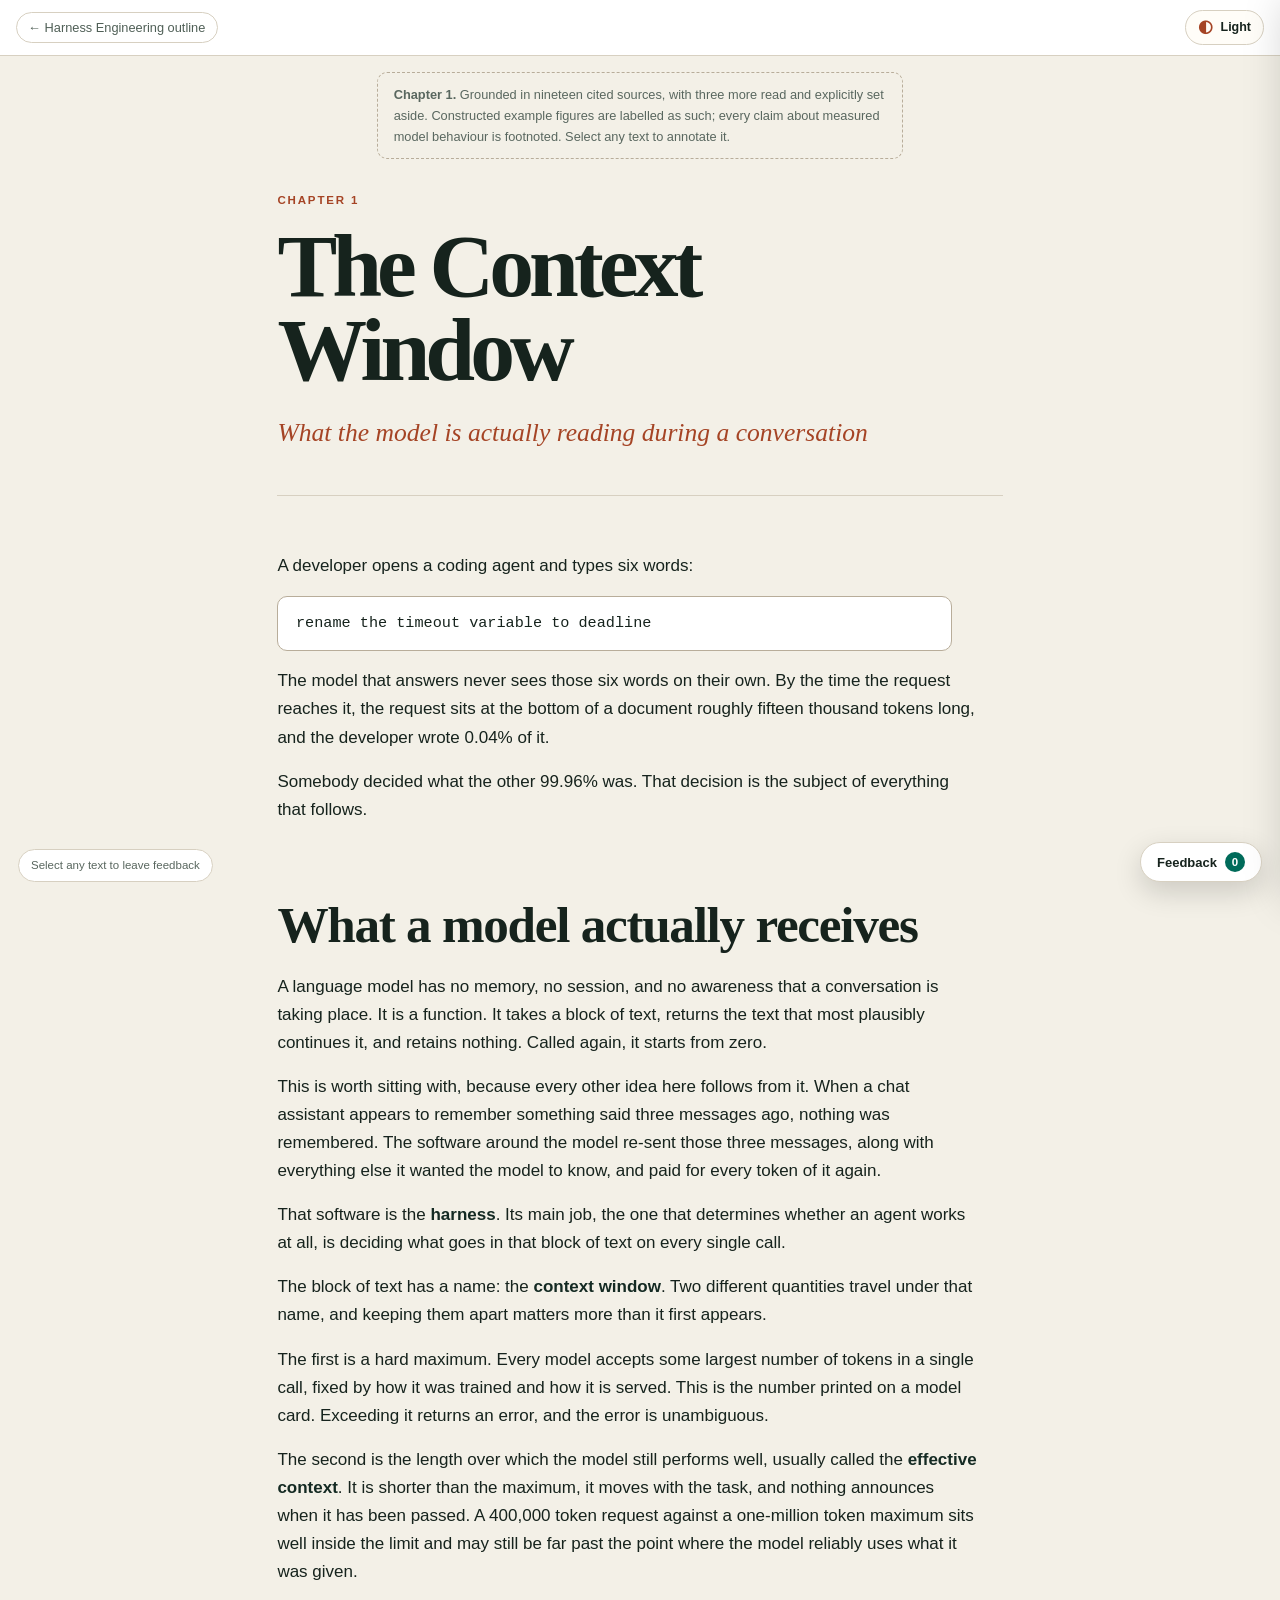
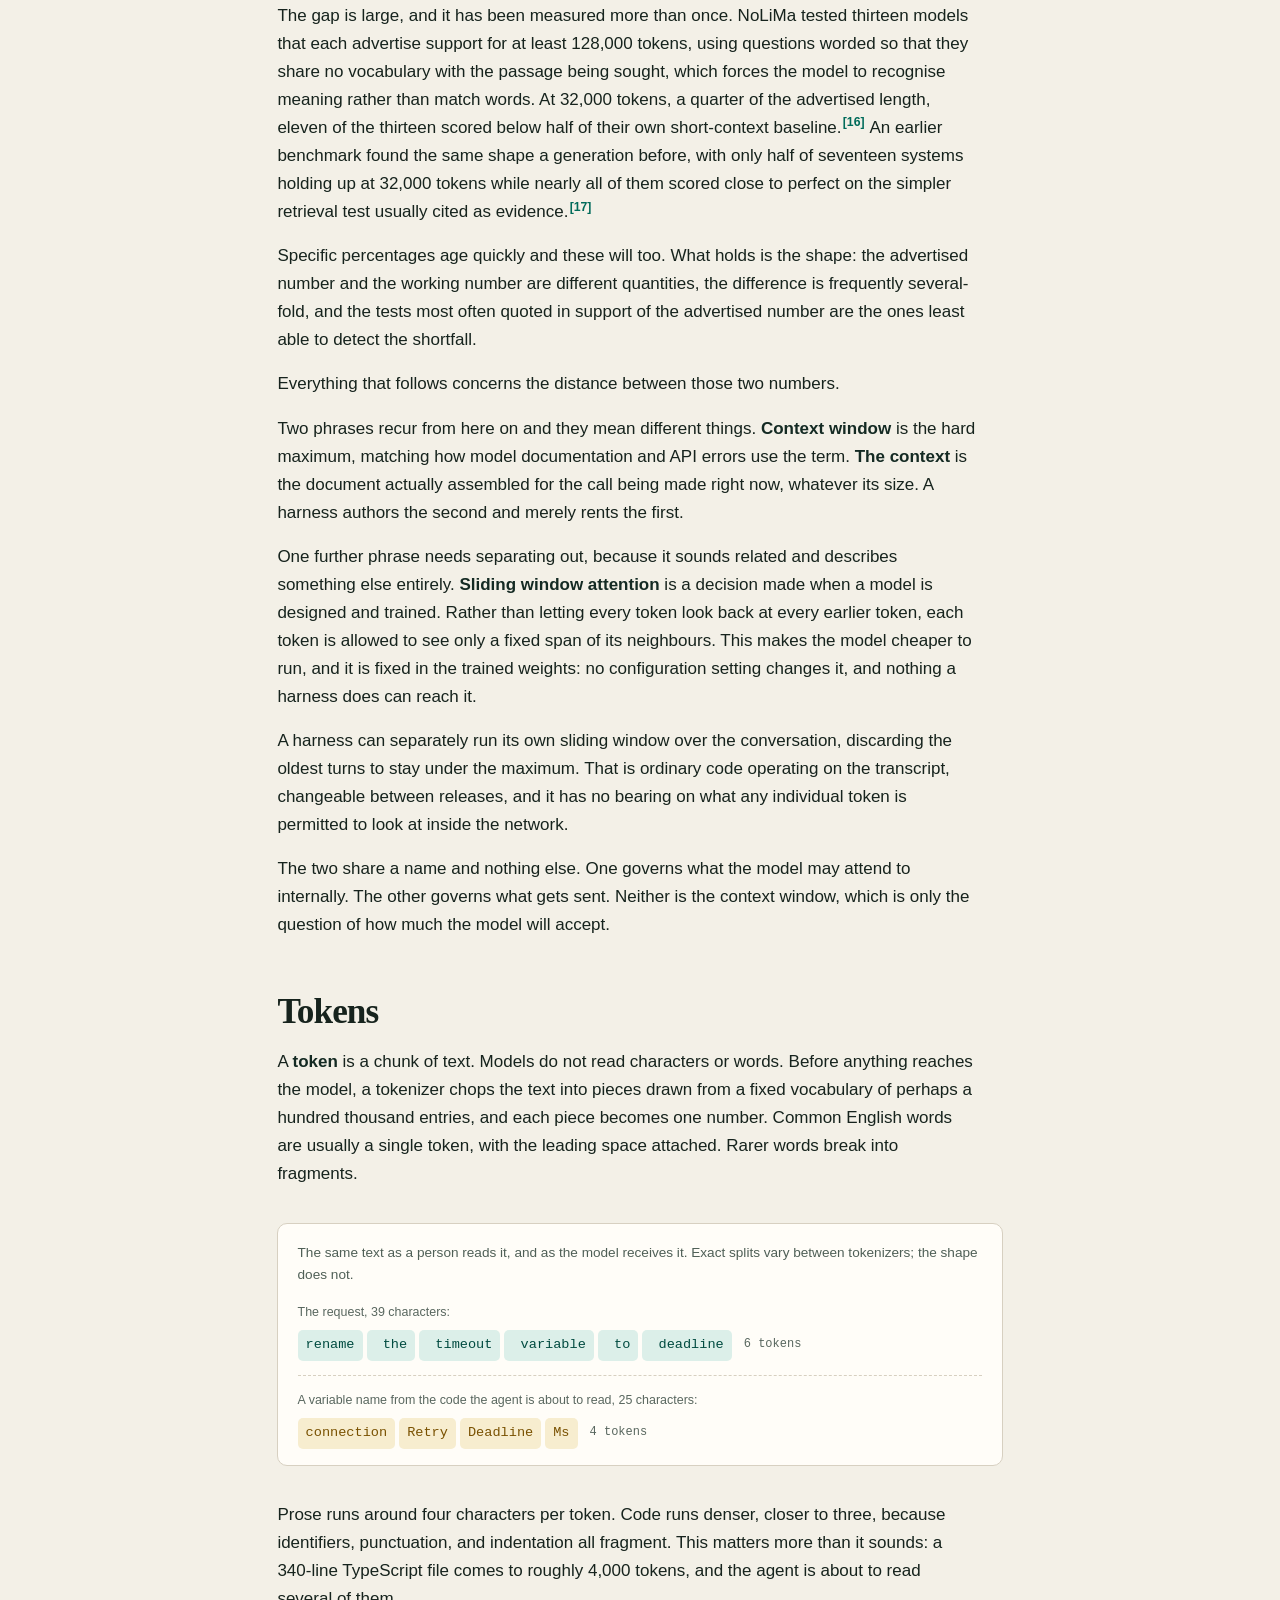
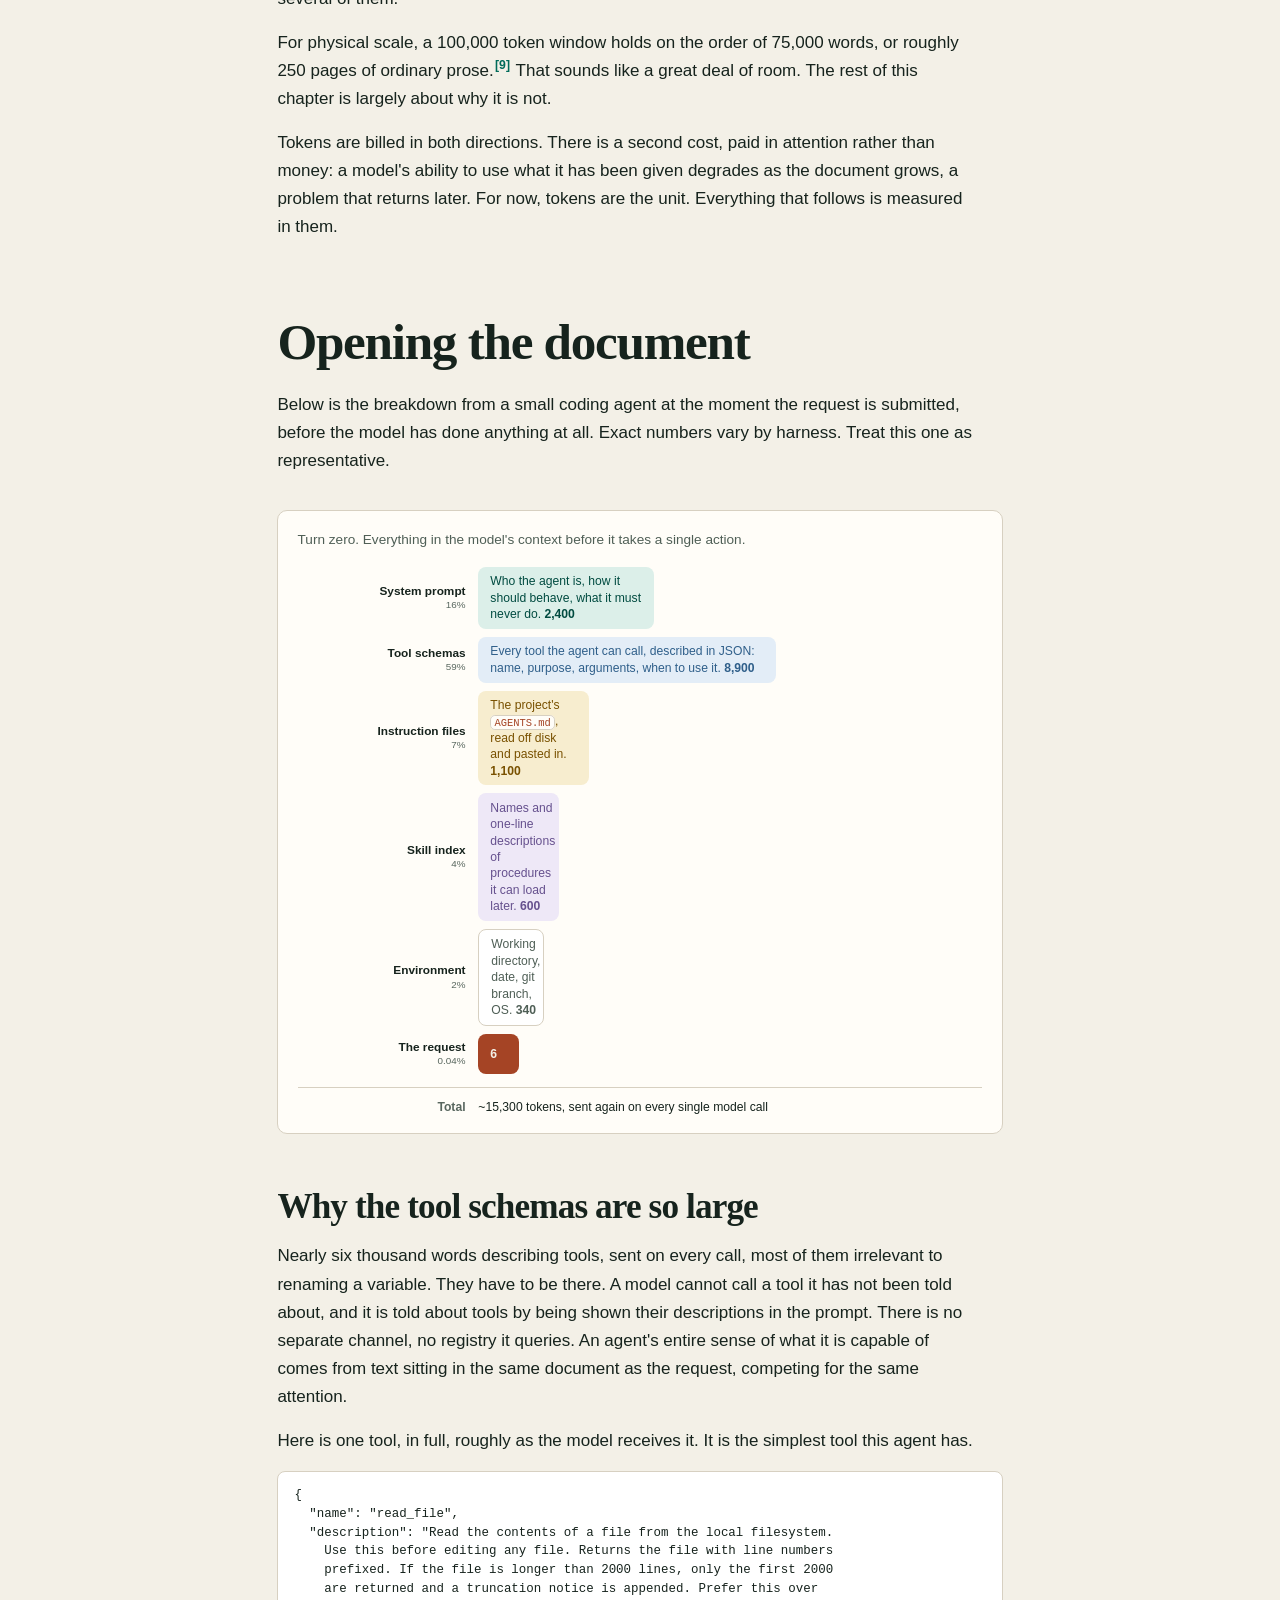
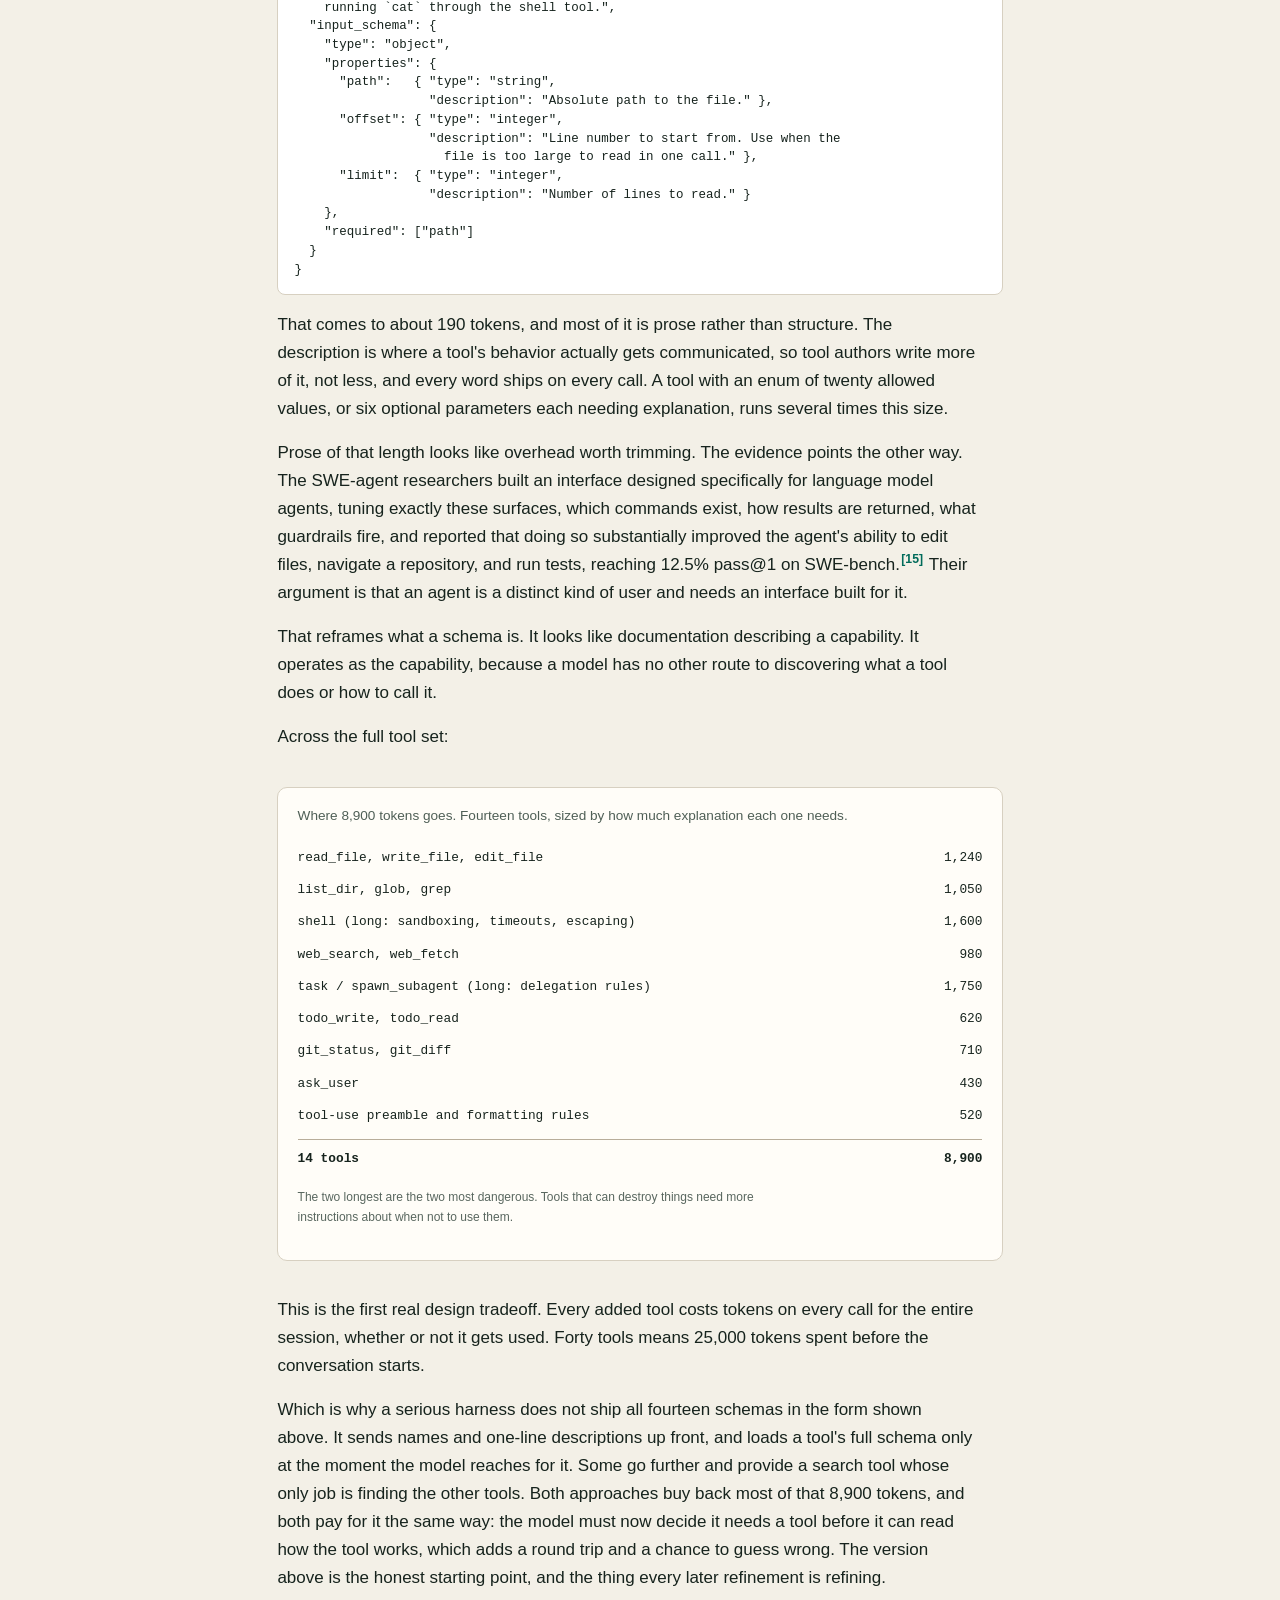
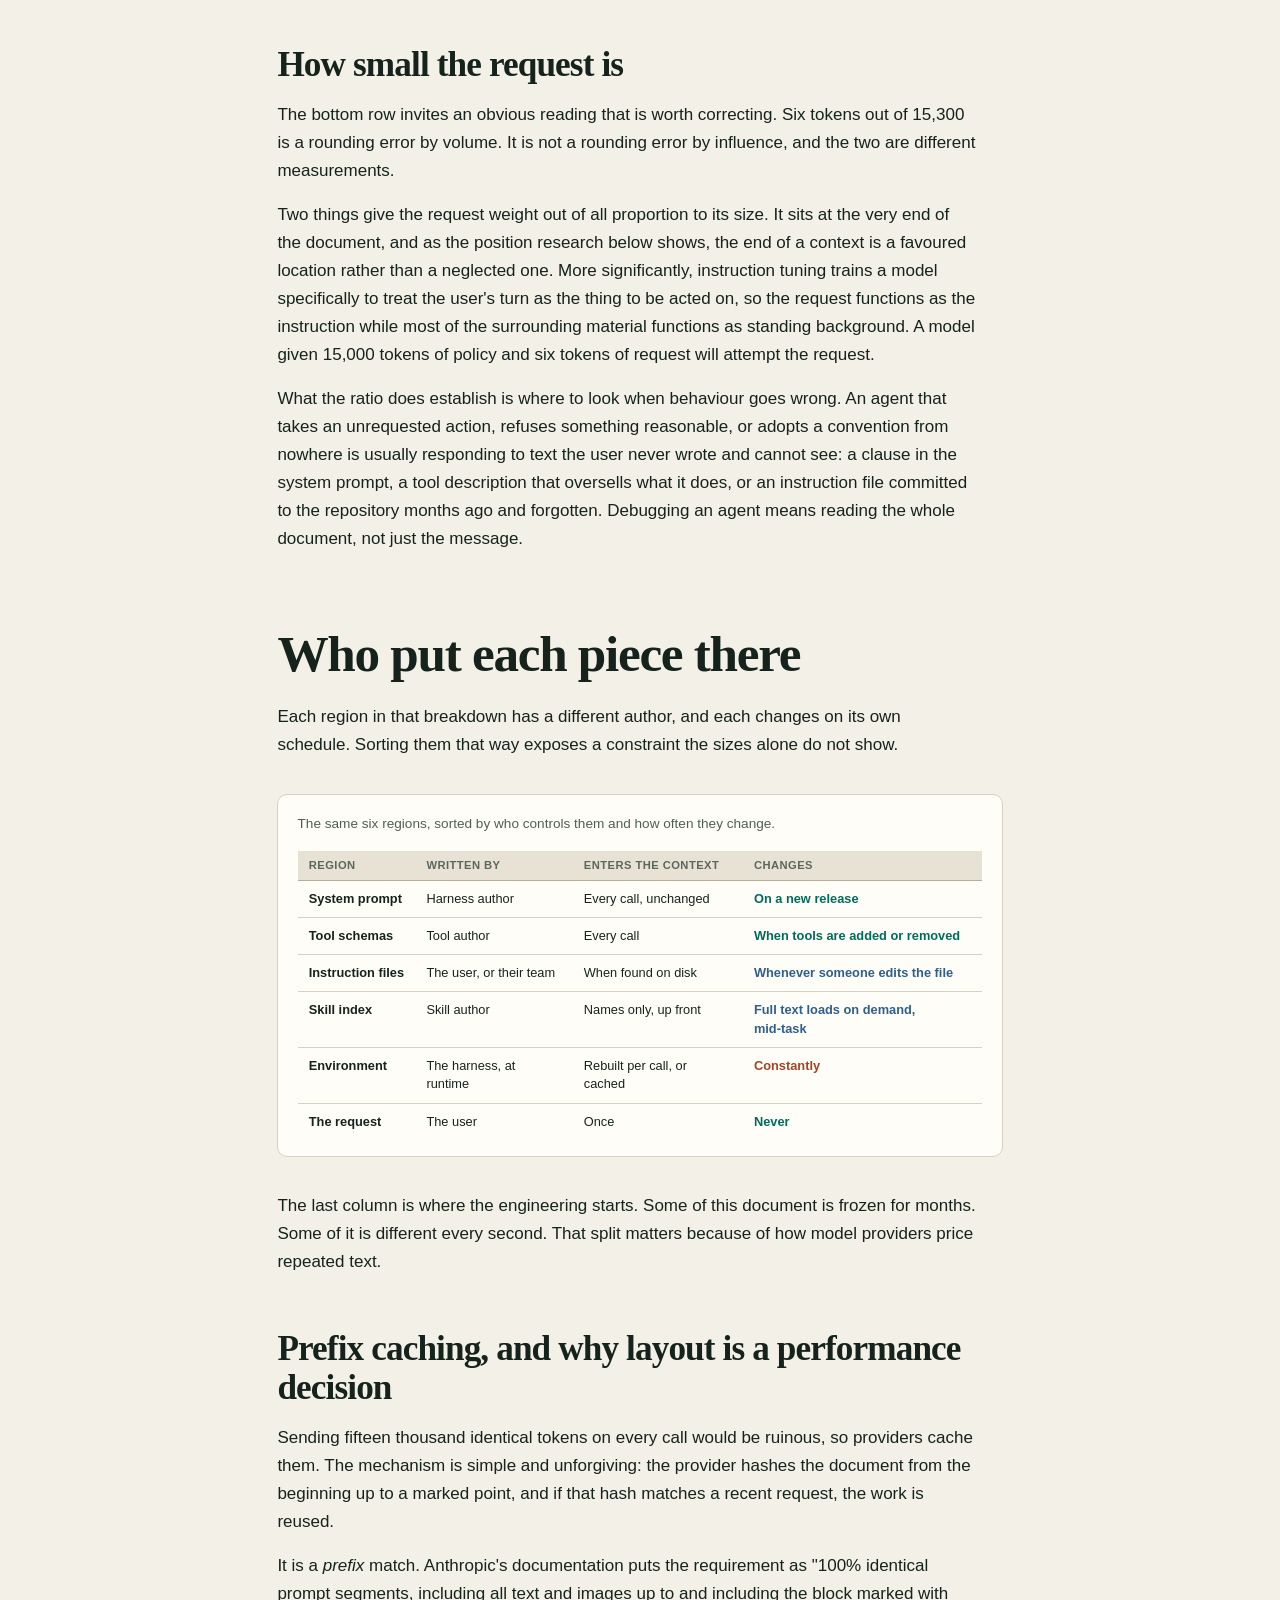
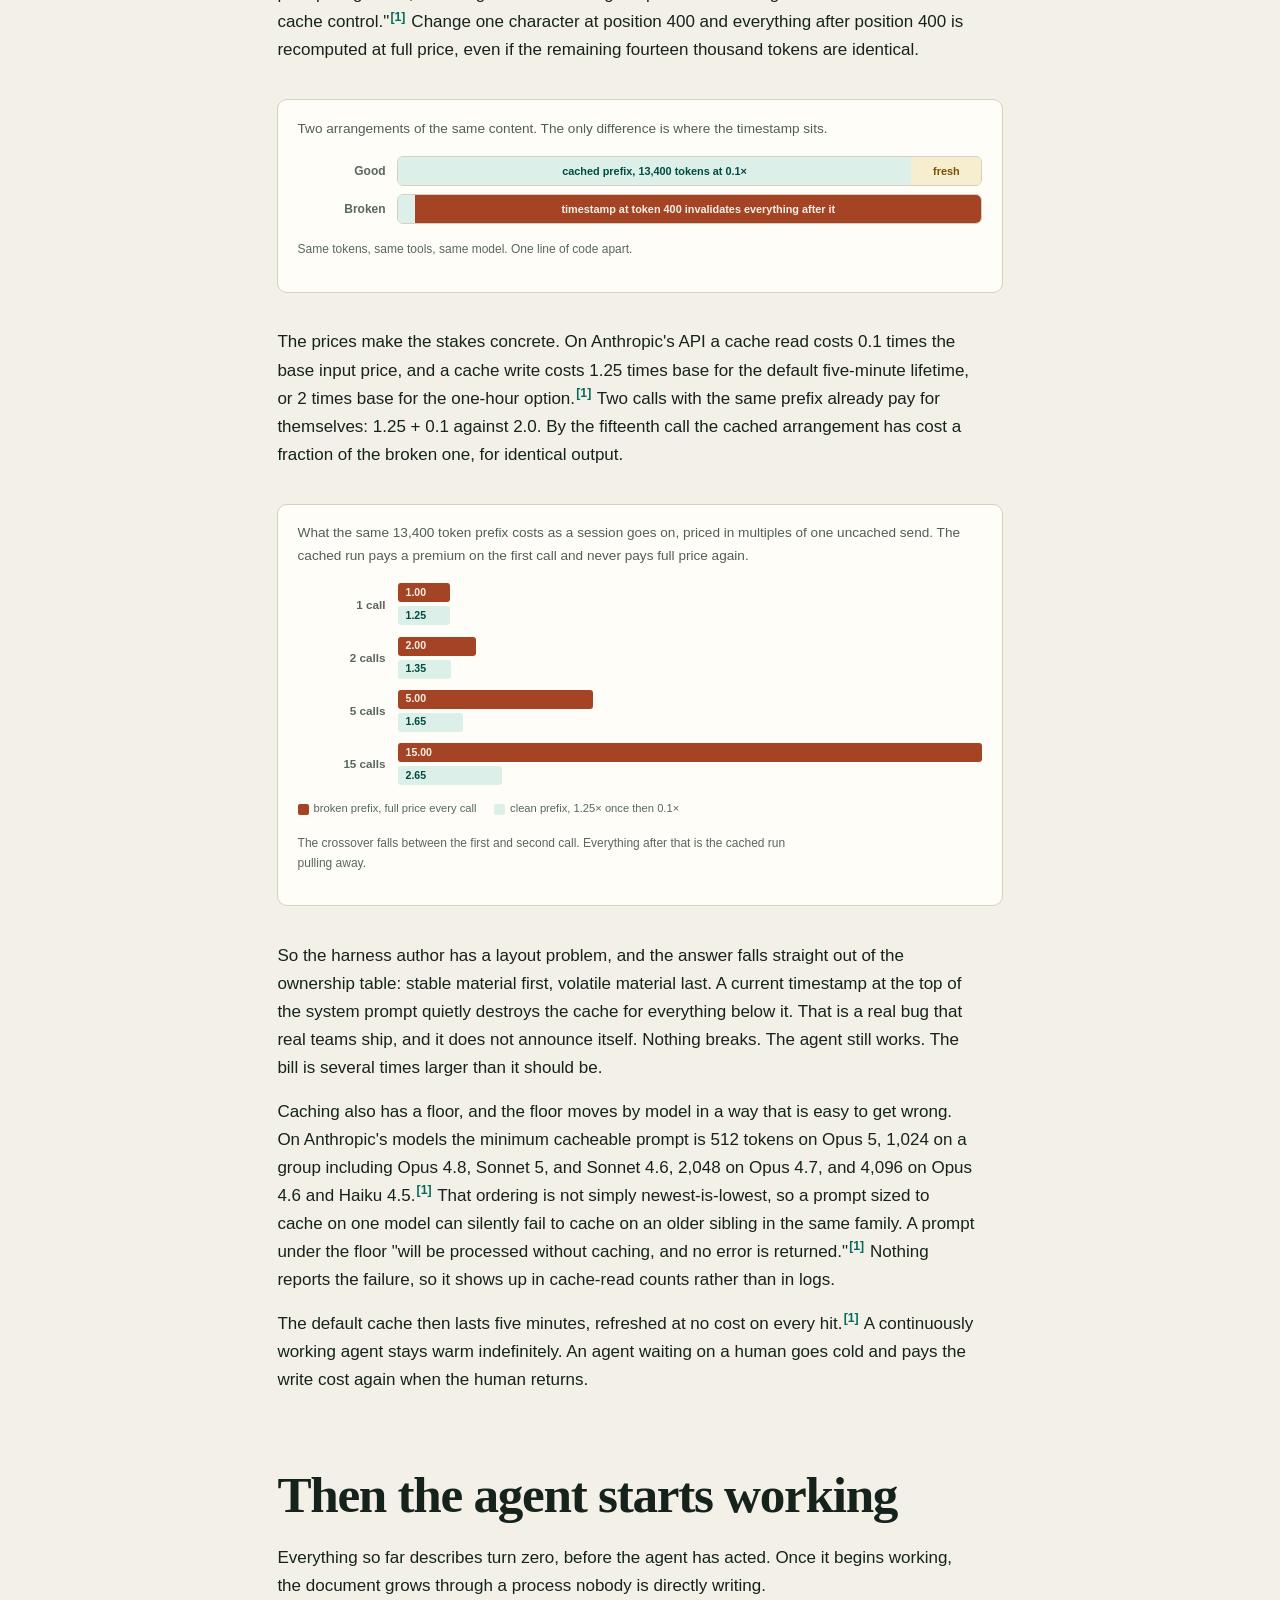
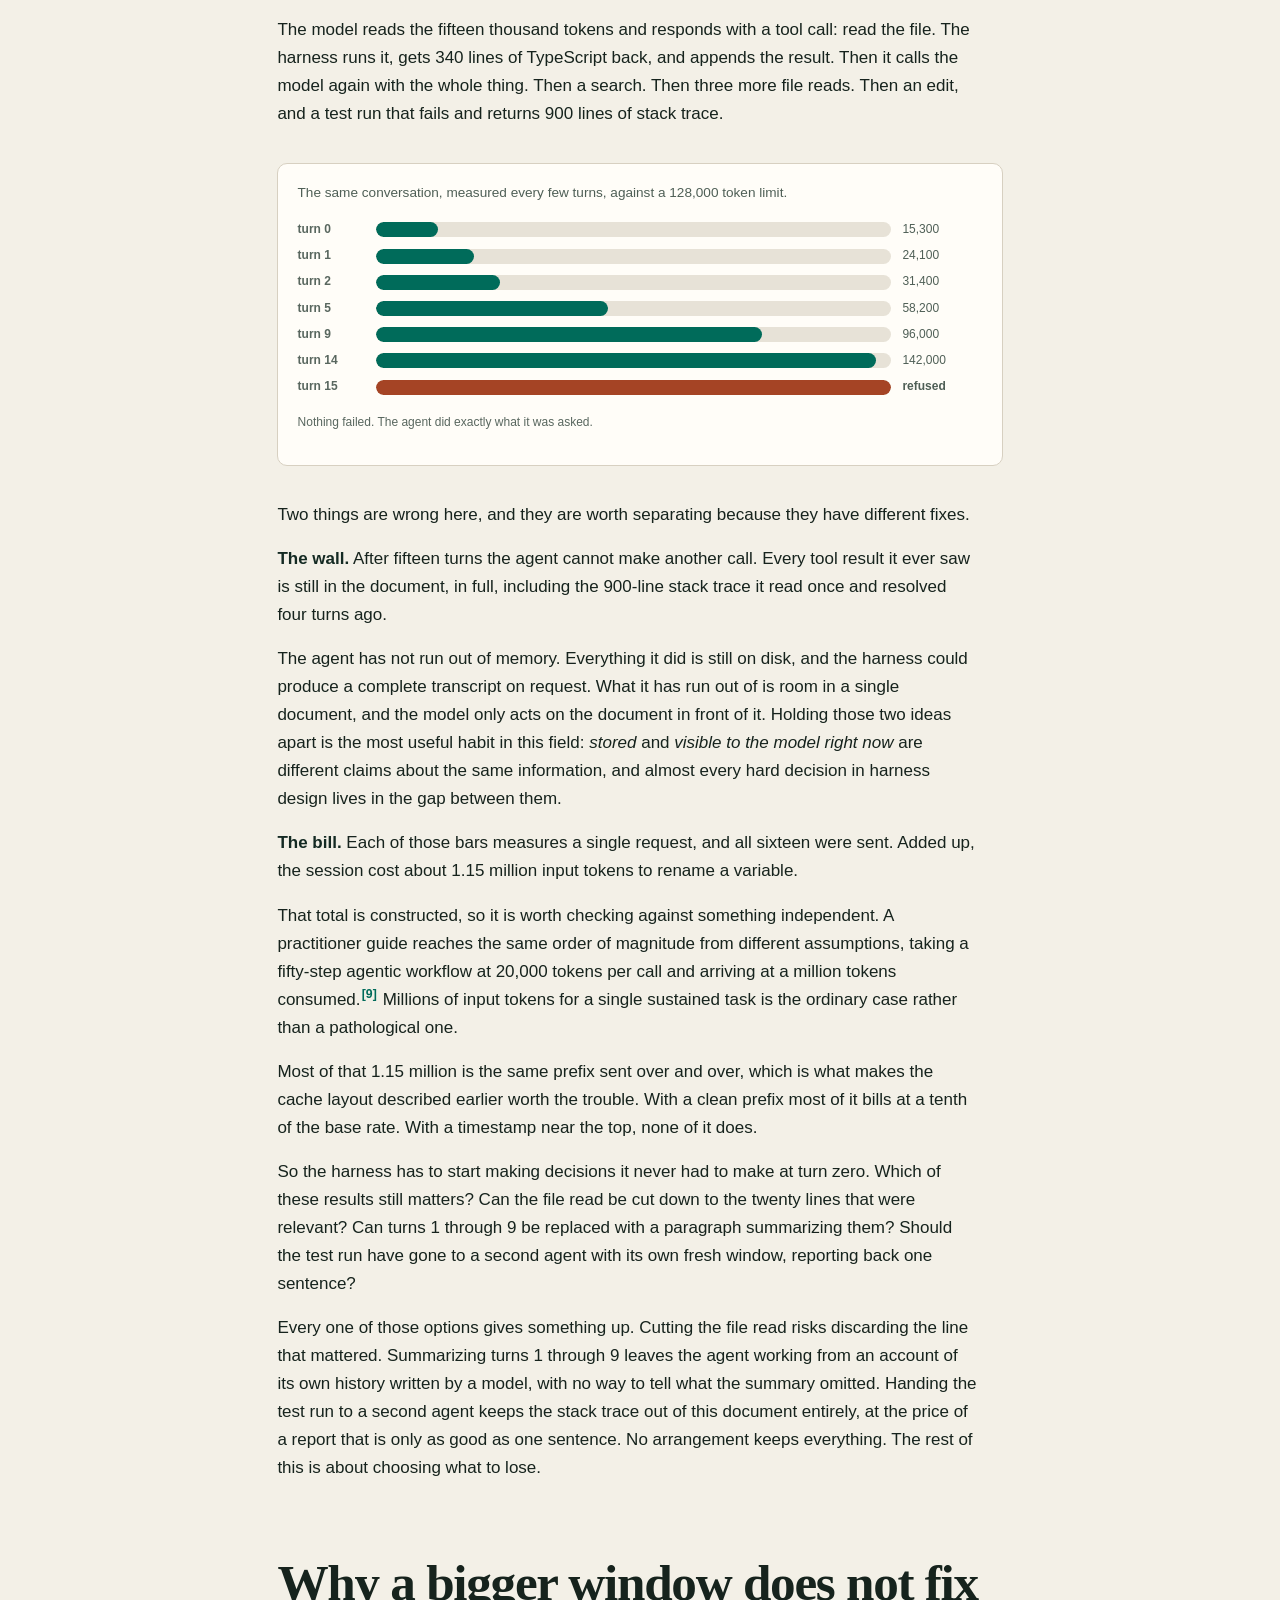
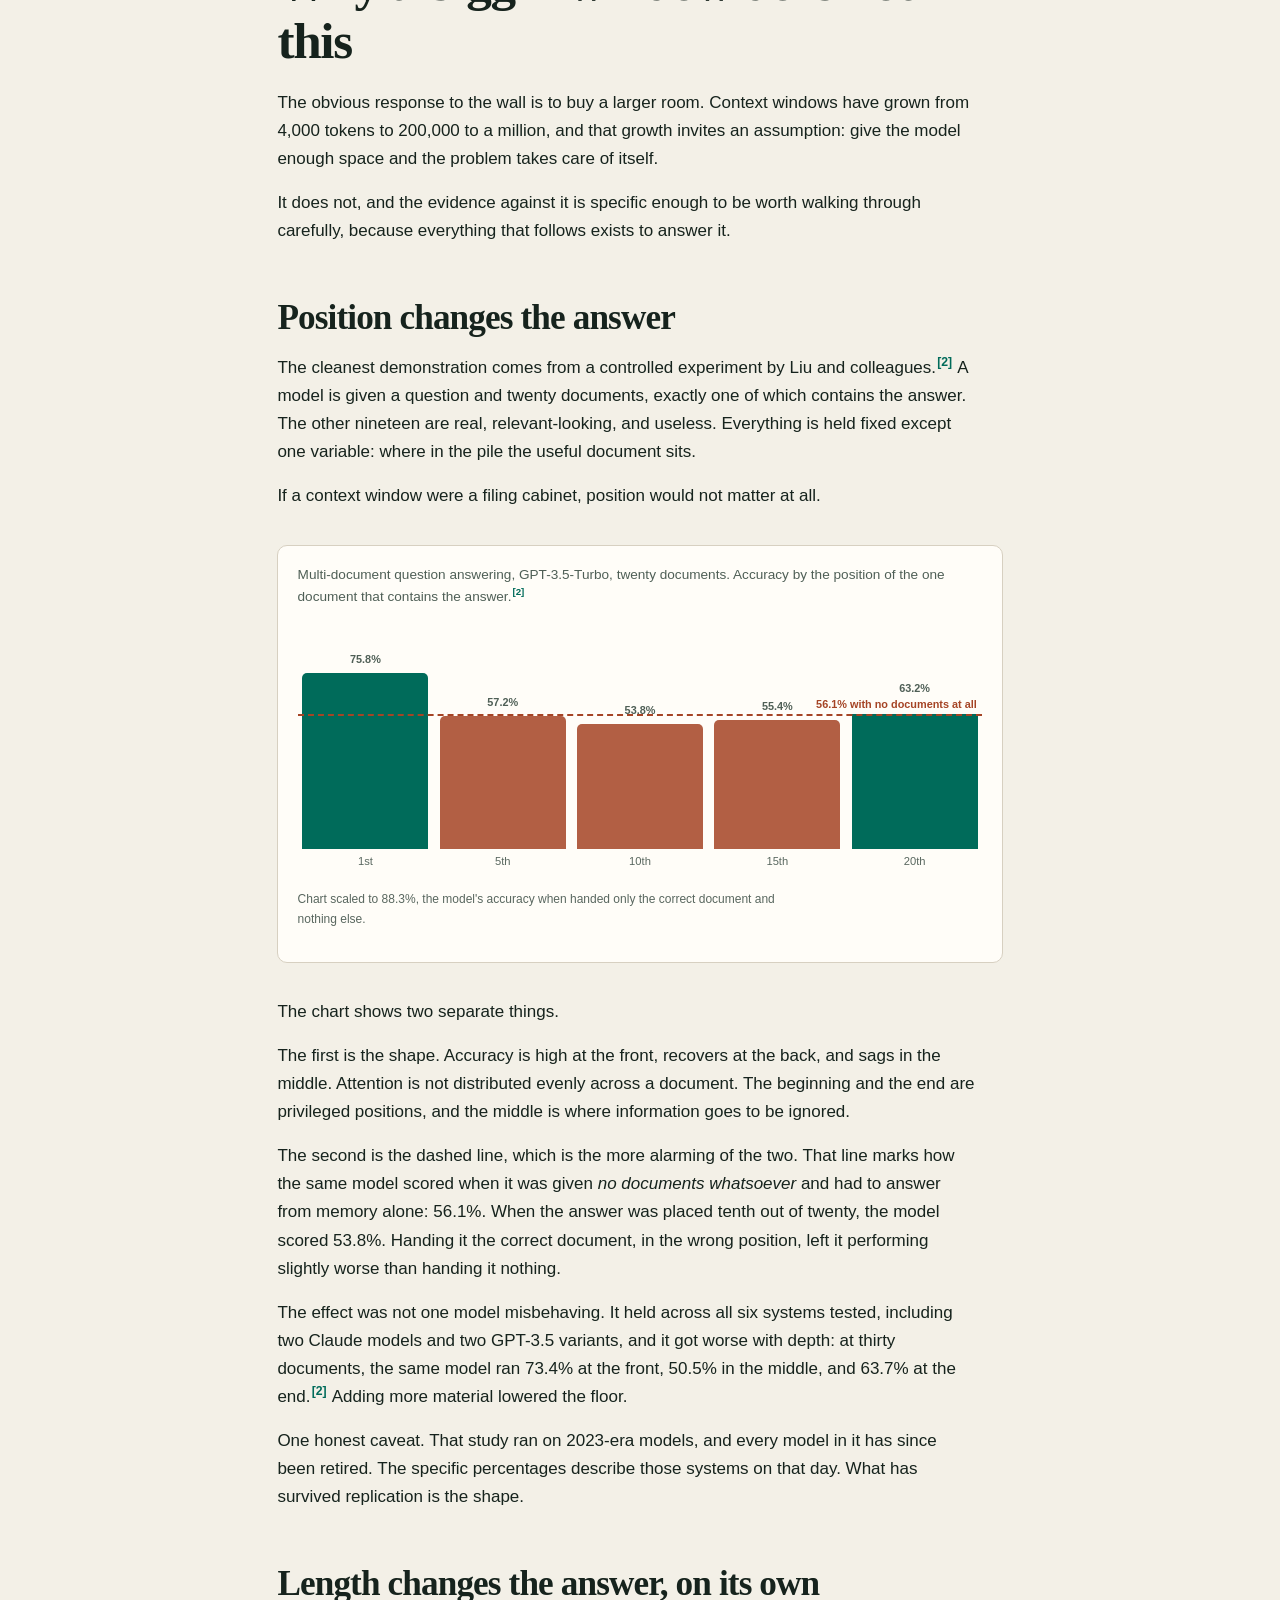
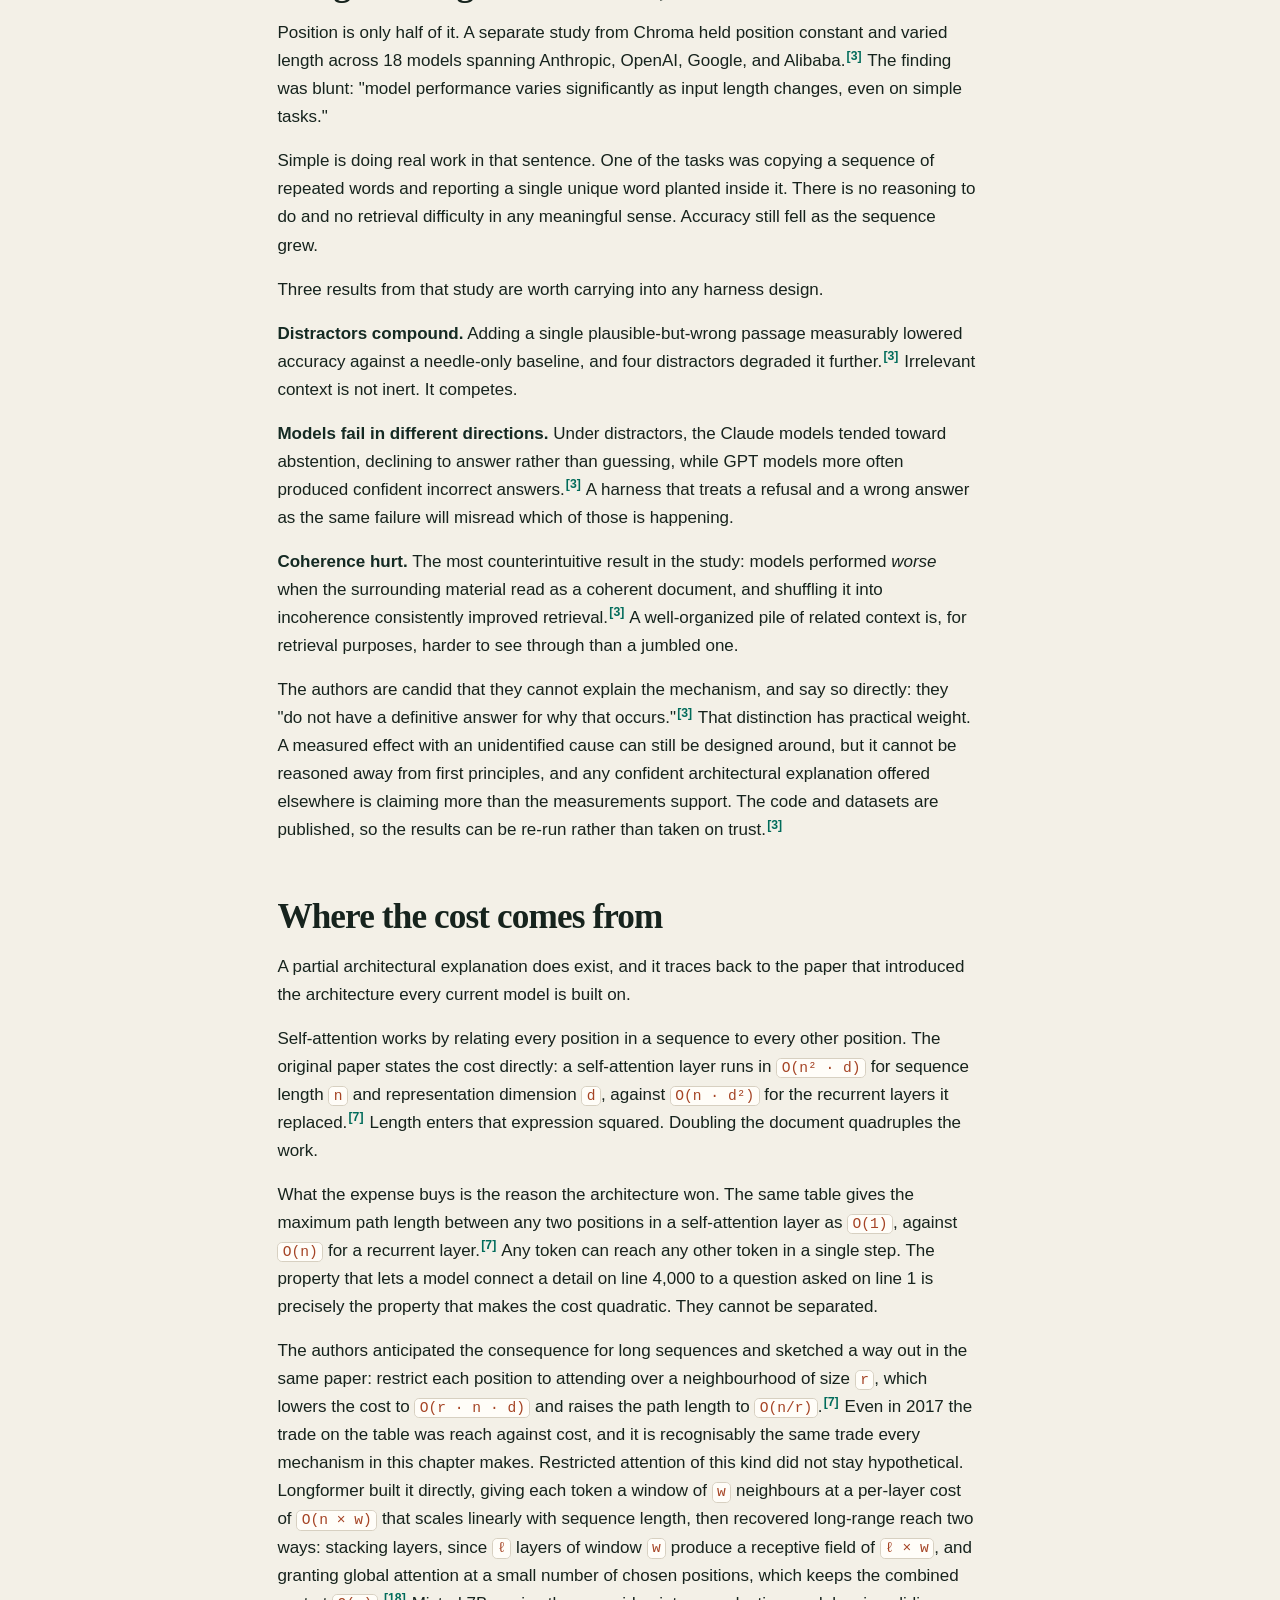
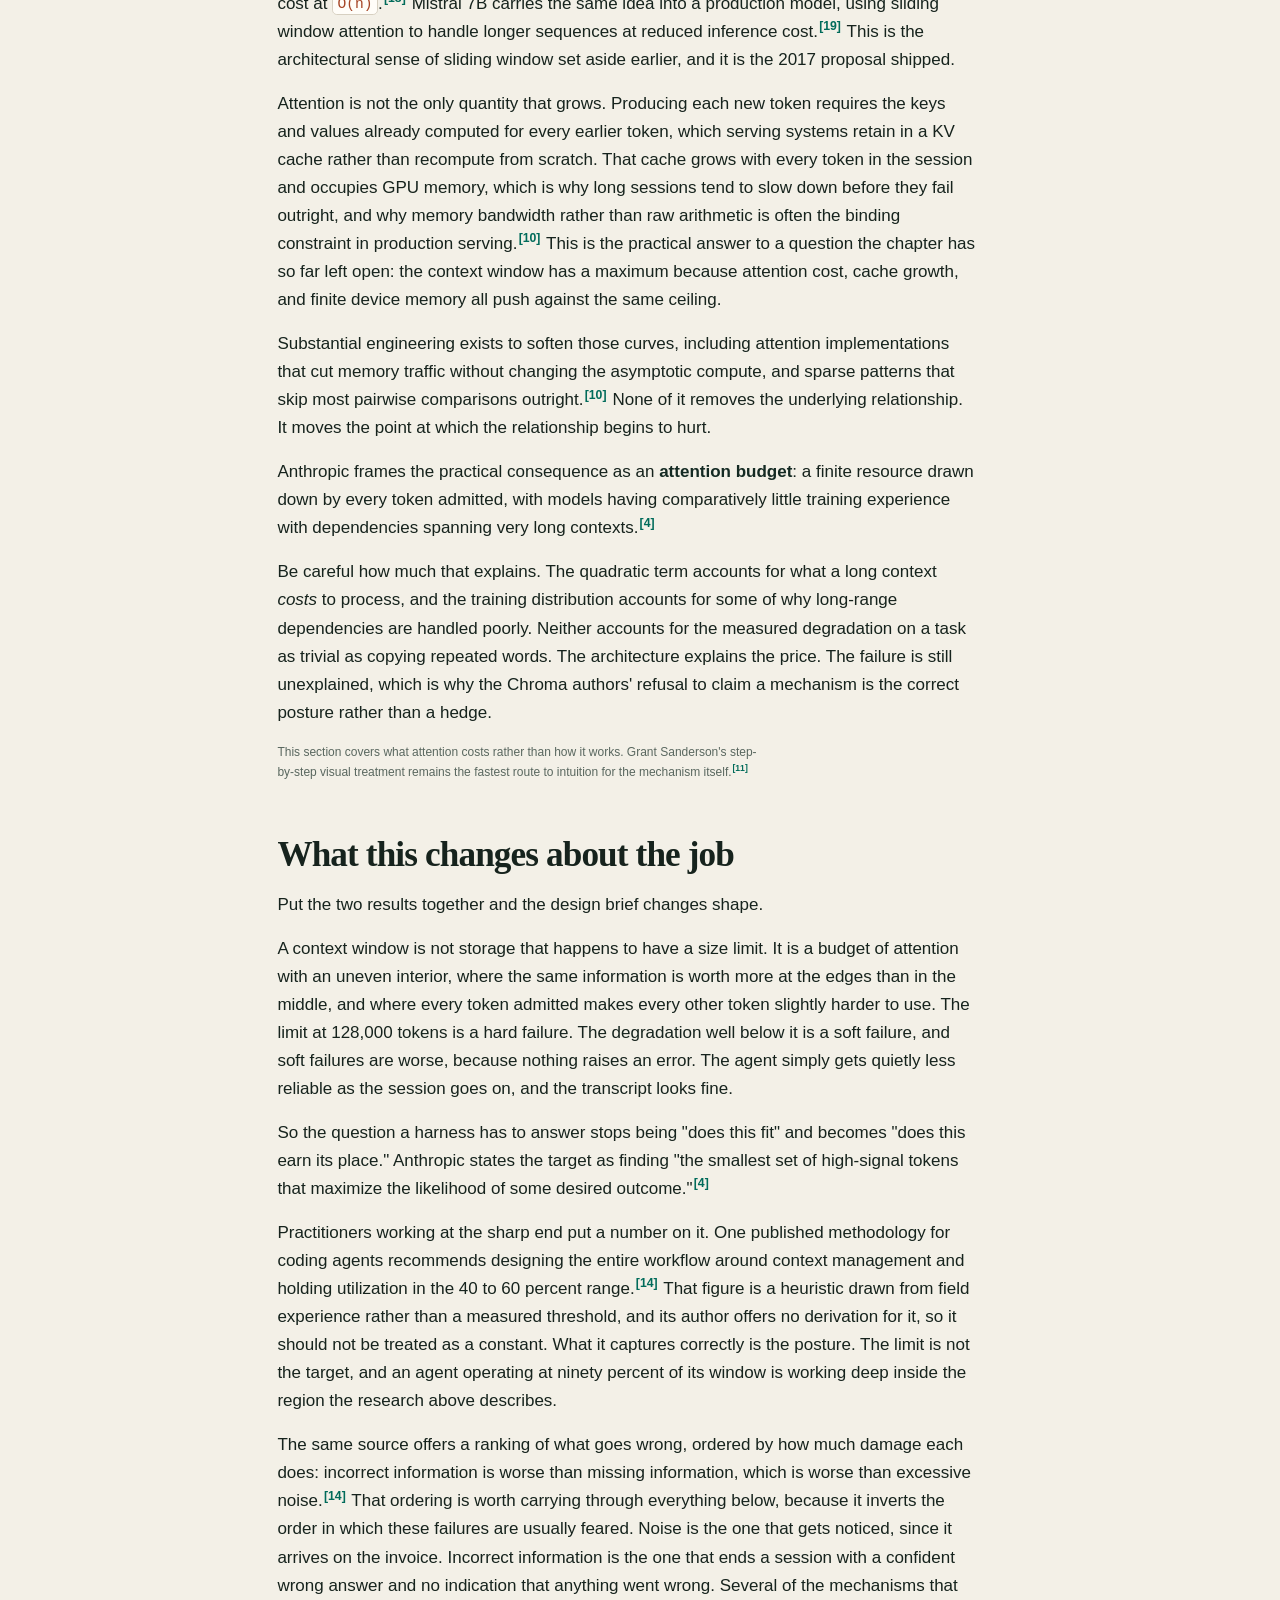
<file: research/outline-development/site/context-engineering.html>
<!doctype html>
<html lang="en" data-theme="light">
<head>
  <meta charset="utf-8">
  <meta name="viewport" content="width=device-width, initial-scale=1">
  <meta name="color-scheme" content="light dark">
  <title>The Context Window — Harness Engineering</title>
  <style>
:root {
  color-scheme: light;
  --paper: #f3f0e7;
  --paper-deep: #e8e2d4;
  --surface: #fffdf8;
  --surface-raised: #ffffff;
  --ink: #16231d;
  --ink-soft: #4f5f56;
  --ink-faint: #59675f;
  --line: #d7d0c1;
  --line-strong: #b8ad9a;
  --teal: #006b5a;
  --teal-strong: #004b40;
  --teal-soft: #dcefe9;
  --rust: #a54425;
  --rust-soft: #f9e6dc;
  --gold: #795100;
  --gold-soft: #f7edcf;
  --blue: #2f5f8a;
  --blue-soft: #e3edf7;
  --violet: #66518e;
  --violet-soft: #eee8f7;
  --danger: #9b3030;
  --danger-soft: #fae5e3;
  --shadow: 0 20px 60px rgb(49 42 29 / 10%);
  --shadow-small: 0 8px 24px rgb(49 42 29 / 8%);
  --radius: 18px;
  --radius-small: 10px;
  --measure: 74ch;
  --sans: Inter, ui-sans-serif, -apple-system, BlinkMacSystemFont, "Segoe UI", sans-serif;
  --serif: Iowan Old Style, Charter, "Bitstream Charter", "Sitka Text", Cambria, Georgia, serif;
  --mono: "SFMono-Regular", Consolas, "Liberation Mono", monospace;
}

html[data-theme="dark"] {
  color-scheme: dark;
  --paper: #101713;
  --paper-deep: #162019;
  --surface: #18231d;
  --surface-raised: #1d2a23;
  --ink: #edf2ec;
  --ink-soft: #b7c3ba;
  --ink-faint: #8d9b91;
  --line: #34453a;
  --line-strong: #526658;
  --teal: #63d2b7;
  --teal-strong: #9ee8d6;
  --teal-soft: #173a31;
  --rust: #ef906c;
  --rust-soft: #47291f;
  --gold: #e3bd62;
  --gold-soft: #3d331b;
  --blue: #88b7e1;
  --blue-soft: #20364a;
  --violet: #bba8df;
  --violet-soft: #332b45;
  --danger: #f49a94;
  --danger-soft: #482524;
  --shadow: 0 20px 60px rgb(0 0 0 / 28%);
  --shadow-small: 0 8px 24px rgb(0 0 0 / 22%);
}

*,
*::before,
*::after {
  box-sizing: border-box;
}

html {
  scroll-behavior: smooth;
  scroll-padding-top: 7rem;
}

body {
  min-width: 300px;
  margin: 0;
  background: var(--paper);
  color: var(--ink);
  font-family: var(--sans);
  font-size: 17px;
  line-height: 1.65;
  text-rendering: optimizeLegibility;
}

a {
  color: var(--teal-strong);
  text-underline-offset: 0.2em;
  text-decoration-thickness: 0.08em;
}

a:hover {
  color: var(--rust);
}

button,
a {
  -webkit-tap-highlight-color: transparent;
}

:focus-visible {
  outline: 3px solid var(--rust);
  outline-offset: 4px;
  border-radius: 3px;
}

.visually-hidden {
  position: absolute !important;
  width: 1px !important;
  height: 1px !important;
  padding: 0 !important;
  margin: -1px !important;
  overflow: hidden !important;
  clip: rect(0, 0, 0, 0) !important;
  white-space: nowrap !important;
  border: 0 !important;
}

.skip-link {
  position: fixed;
  z-index: 100;
  top: 0.75rem;
  left: 0.75rem;
  padding: 0.65rem 0.9rem;
  transform: translateY(-160%);
  background: var(--ink);
  color: var(--surface);
  border-radius: 0.4rem;
  font-weight: 750;
}

.skip-link:focus {
  transform: translateY(0);
}

.reading-progress {
  position: fixed;
  z-index: 60;
  inset: 0 0 auto;
  height: 3px;
  background: transparent;
}

.reading-progress span {
  display: block;
  width: 100%;
  height: 100%;
  transform: scaleX(0);
  transform-origin: left;
  background: linear-gradient(90deg, var(--teal), var(--rust));
}

.site-header {
  position: sticky;
  z-index: 50;
  top: 0;
  display: grid;
  grid-template-columns: minmax(13rem, 1fr) auto minmax(7rem, 1fr);
  align-items: center;
  min-height: 74px;
  padding: 0.65rem clamp(1rem, 3vw, 3.5rem);
  border-bottom: 1px solid color-mix(in srgb, var(--line), transparent 18%);
  background: color-mix(in srgb, var(--paper), transparent 6%);
  backdrop-filter: blur(18px) saturate(115%);
}

.brand {
  display: inline-flex;
  gap: 0.7rem;
  align-items: center;
  width: fit-content;
  color: var(--ink);
  text-decoration: none;
}

.brand-mark {
  display: grid;
  place-items: center;
  width: 2.25rem;
  height: 2.25rem;
  border-radius: 50% 50% 50% 20%;
  background: var(--teal);
  color: var(--surface);
  font-family: var(--serif);
  font-size: 1.2rem;
  font-weight: 800;
}

.brand strong,
.brand small {
  display: block;
  line-height: 1.2;
}

.brand strong {
  font-size: 0.95rem;
  letter-spacing: -0.015em;
}

.brand small {
  margin-top: 0.15rem;
  color: var(--ink-faint);
  font-size: 0.7rem;
  letter-spacing: 0.08em;
  text-transform: uppercase;
}

.primary-nav {
  display: flex;
  gap: 0.35rem;
  align-items: center;
  padding: 0.3rem;
  border: 1px solid var(--line);
  border-radius: 999px;
  background: var(--surface);
}

.primary-nav a {
  padding: 0.38rem 0.8rem;
  border-radius: 999px;
  color: var(--ink-soft);
  font-size: 0.82rem;
  font-weight: 700;
  text-decoration: none;
}

.primary-nav a[aria-current="page"] {
  background: var(--teal-soft);
  color: var(--teal-strong);
}

.theme-toggle {
  justify-self: end;
  display: inline-flex;
  gap: 0.45rem;
  align-items: center;
  padding: 0.52rem 0.75rem;
  border: 1px solid var(--line);
  border-radius: 999px;
  background: var(--surface);
  color: var(--ink);
  font: 700 0.78rem/1 var(--sans);
  cursor: pointer;
}

.theme-icon {
  color: var(--rust);
  font-size: 1.05rem;
}

.hero {
  position: relative;
  display: grid;
  grid-template-columns: minmax(0, 1.25fr) minmax(18rem, 0.75fr);
  gap: clamp(2rem, 6vw, 7rem);
  align-items: center;
  min-height: min(760px, calc(100vh - 74px));
  padding: clamp(4rem, 10vw, 8rem) clamp(1.3rem, 7vw, 8rem);
  overflow: hidden;
  border-bottom: 1px solid var(--line);
  background:
    radial-gradient(circle at 82% 20%, color-mix(in srgb, var(--rust-soft), transparent 10%), transparent 28rem),
    radial-gradient(circle at 16% 80%, color-mix(in srgb, var(--teal-soft), transparent 5%), transparent 34rem),
    linear-gradient(135deg, var(--surface), var(--paper));
}

.hero::after {
  content: "";
  position: absolute;
  right: -8rem;
  bottom: -14rem;
  width: 34rem;
  height: 34rem;
  border: 1px solid var(--line);
  border-radius: 50%;
  box-shadow: 0 0 0 4rem color-mix(in srgb, var(--surface), transparent 70%);
  pointer-events: none;
}

.hero-copy,
.hero-model {
  position: relative;
  z-index: 1;
}

.eyebrow {
  margin: 0 0 0.85rem;
  color: var(--rust);
  font-size: 0.72rem;
  font-weight: 850;
  letter-spacing: 0.16em;
  text-transform: uppercase;
}

.hero h1 {
  max-width: 12ch;
  margin: 0;
  font-family: var(--serif);
  font-size: clamp(3.4rem, 8vw, 7.8rem);
  font-weight: 640;
  letter-spacing: -0.065em;
  line-height: 0.9;
}

.hero-lede {
  max-width: 63ch;
  margin: 2rem 0 0;
  color: var(--ink-soft);
  font-size: clamp(1.05rem, 1.65vw, 1.32rem);
  line-height: 1.62;
}

.hero-actions,
.chapter-actions {
  display: flex;
  flex-wrap: wrap;
  gap: 0.7rem;
  margin-top: 2rem;
}

.button {
  display: inline-flex;
  gap: 0.5rem;
  align-items: center;
  justify-content: center;
  min-height: 2.9rem;
  padding: 0.7rem 1.05rem;
  border: 1px solid transparent;
  border-radius: 999px;
  font: 760 0.86rem/1.2 var(--sans);
  text-decoration: none;
  cursor: pointer;
}

.button.primary {
  background: var(--teal);
  color: #fff;
  box-shadow: var(--shadow-small);
}

.button.primary:hover {
  background: var(--rust);
  color: #fff;
}

.button.quiet {
  border-color: var(--line);
  background: var(--surface);
  color: var(--ink);
}

.button.compact {
  min-height: 2.35rem;
  padding: 0.5rem 0.85rem;
  font-size: 0.77rem;
}

.hero-note {
  margin-top: 1.3rem;
  color: var(--ink-faint);
  font-size: 0.78rem;
  font-weight: 650;
}

.status-dot {
  display: inline-block;
  width: 0.55rem;
  height: 0.55rem;
  margin-right: 0.3rem;
  border-radius: 50%;
  background: var(--gold);
  box-shadow: 0 0 0 0.23rem var(--gold-soft);
}

.hero-model {
  padding: clamp(1.3rem, 3vw, 2rem);
  border: 1px solid var(--line);
  border-radius: var(--radius);
  background: color-mix(in srgb, var(--surface-raised), transparent 6%);
  box-shadow: var(--shadow);
}

.model-kicker {
  margin: 0 0 1rem;
  color: var(--ink-faint);
  font-size: 0.73rem;
  font-weight: 800;
  letter-spacing: 0.12em;
  text-transform: uppercase;
}

.hero-model ol {
  margin: 0;
  padding: 0;
  list-style: none;
}

.hero-model li {
  display: grid;
  grid-template-columns: 2.2rem 1fr;
  gap: 0.8rem;
  align-items: center;
  padding: 1.05rem 0;
  border-top: 1px solid var(--line);
}

.hero-model li:first-child {
  border-top: 0;
}

.hero-model li > span {
  color: var(--rust);
  font: 800 0.72rem/1 var(--mono);
}

.hero-model strong,
.hero-model small {
  display: block;
}

.hero-model strong {
  font-family: var(--serif);
  font-size: 1.18rem;
}

.hero-model small {
  margin-top: 0.16rem;
  color: var(--ink-soft);
  font-size: 0.77rem;
}

.chapter-feature {
  display: grid;
  grid-template-columns: minmax(0, 1.35fr) minmax(14rem, 0.65fr) auto;
  gap: clamp(2rem, 5vw, 5rem);
  align-items: center;
  max-width: 1280px;
  margin: clamp(4rem, 8vw, 7rem) auto;
  padding: clamp(1.3rem, 4vw, 3.2rem);
  border: 1px solid var(--line);
  border-radius: var(--radius);
  background: var(--surface);
  box-shadow: var(--shadow-small);
}

.chapter-feature h2 {
  margin: 0;
  font-family: var(--serif);
  font-size: clamp(2rem, 4vw, 3.5rem);
  line-height: 1.05;
}

.chapter-feature p:not(.eyebrow) {
  max-width: 58ch;
  color: var(--ink-soft);
}

.chapter-facts {
  margin: 0;
}

.chapter-facts div {
  padding: 0.65rem 0;
  border-bottom: 1px solid var(--line);
}

.chapter-facts dt {
  color: var(--ink-faint);
  font-size: 0.68rem;
  font-weight: 800;
  letter-spacing: 0.1em;
  text-transform: uppercase;
}

.chapter-facts dd {
  margin: 0.18rem 0 0;
  color: var(--ink);
  font-size: 0.82rem;
  font-weight: 700;
}

.text-link {
  white-space: nowrap;
  font-size: 0.82rem;
  font-weight: 800;
}

.landing-copy {
  max-width: 980px;
  margin: 0 auto clamp(5rem, 9vw, 9rem);
  padding: 0 clamp(1.3rem, 5vw, 3rem);
}

.chapter-layout {
  display: grid;
  grid-template-columns: minmax(10rem, 0.7fr) minmax(0, 3fr) minmax(12rem, 0.85fr);
  gap: clamp(1.5rem, 4vw, 4rem);
  max-width: 1560px;
  margin: 0 auto;
  padding: clamp(2rem, 5vw, 5rem) clamp(1.2rem, 4vw, 4rem) 6rem;
}

.chapter-rail,
.toc {
  position: sticky;
  top: 6.5rem;
  align-self: start;
  max-height: calc(100vh - 8rem);
  overflow: auto;
  font-size: 0.76rem;
}

.toc-inline {
  display: none;
  margin: 0 0 2.2rem;
  padding: 0.85rem 1.1rem;
  border: 1px solid var(--line);
  border-radius: var(--radius-small);
  background: var(--surface);
}

.toc-inline summary {
  cursor: pointer;
  font-size: 0.72rem;
  font-weight: 850;
  letter-spacing: 0.12em;
  text-transform: uppercase;
  color: var(--ink-faint);
}

.toc-inline ol {
  margin: 0.85rem 0 0.2rem;
  padding: 0;
  list-style: none;
  font-size: 0.86rem;
}

.toc-inline li + li {
  margin-top: 0.5rem;
}

.toc-inline .toc-level-3 {
  padding-left: 1rem;
}

.toc-inline a {
  color: var(--ink-soft);
  text-decoration: none;
}

.toc-inline a:hover,
.toc-inline a:focus-visible {
  color: var(--teal);
  text-decoration: underline;
}

.chapter-end-actions {
  display: flex;
  flex-wrap: wrap;
  gap: 0.8rem;
  align-items: center;
}

.chapter-objectives {
  margin: 1.6rem 0 0;
  padding: 1rem 1.2rem;
  border: 1px solid var(--line);
  border-left: 3px solid var(--teal);
  border-radius: var(--radius-small);
  background: var(--surface);
}

.chapter-objectives p {
  margin: 0 0 0.6rem;
  font-size: 0.72rem;
  font-weight: 850;
  letter-spacing: 0.12em;
  text-transform: uppercase;
  color: var(--ink-faint);
}

.chapter-objectives ul {
  display: grid;
  grid-template-columns: repeat(auto-fit, minmax(18rem, 1fr));
  gap: 0.45rem 1.4rem;
  margin: 0;
  padding: 0;
  list-style: none;
  font-size: 0.92rem;
  color: var(--ink-soft);
}

.chapter-objectives li {
  padding-left: 1.1rem;
  background: no-repeat left 0.42em / 0.5rem 0.5rem
    radial-gradient(circle, var(--teal) 45%, transparent 50%);
}

.chapter-rail {
  color: var(--ink-soft);
}

.back-link,
.rail-source {
  font-weight: 750;
}

.rail-label {
  margin: 2.5rem 0 0.5rem;
  color: var(--ink-faint);
  font-size: 0.68rem;
  font-weight: 850;
  letter-spacing: 0.12em;
  text-transform: uppercase;
}

.rail-progress {
  height: 4px;
  border-radius: 999px;
  background: var(--line);
}

.rail-progress span {
  display: block;
  width: 100%;
  height: 100%;
  border-radius: inherit;
  transform: scaleX(0);
  transform-origin: left;
  background: var(--teal);
}

.rail-status,
.rail-updated {
  margin: 1rem 0 0;
}

.rail-source {
  display: inline-block;
  margin-top: 1.5rem;
}

.chapter-article {
  min-width: 0;
  max-width: 900px;
  margin: 0 auto;
}

.chapter-header {
  margin-bottom: 3.5rem;
  padding-bottom: 2.5rem;
  border-bottom: 1px solid var(--line);
}

.chapter-header h1 {
  max-width: 15ch;
  margin: 0;
  font-family: var(--serif);
  font-size: clamp(3rem, 7vw, 6.4rem);
  font-weight: 640;
  letter-spacing: -0.055em;
  line-height: 0.94;
}

.chapter-subtitle {
  max-width: 48ch;
  margin: 1.25rem 0 0;
  color: var(--rust);
  font-family: var(--serif);
  font-size: clamp(1.2rem, 2vw, 1.6rem);
  font-style: italic;
}

.chapter-summary {
  max-width: 64ch;
  margin: 1.2rem 0 0;
  color: var(--ink-soft);
  font-size: 1.05rem;
}

.case-pins {
  display: grid;
  grid-template-columns: repeat(2, minmax(0, 1fr));
  gap: 0.5rem;
  margin: 1.8rem 0 0;
  padding: 0;
  list-style: none;
}

.case-pins li {
  display: grid;
  grid-template-columns: minmax(0, 1fr) auto;
  gap: 0.08rem 0.7rem;
  padding: 0.72rem 0.8rem;
  border: 1px solid var(--line);
  border-radius: var(--radius-small);
  background: var(--surface);
}

.case-pins strong,
.case-pins span {
  overflow: hidden;
  text-overflow: ellipsis;
  white-space: nowrap;
}

.case-pins strong {
  font-size: 0.75rem;
}

.case-pins span {
  color: var(--ink-faint);
  font-size: 0.68rem;
}

.case-pins code {
  grid-column: 2;
  grid-row: 1 / 3;
  align-self: center;
  color: var(--rust);
  font-size: 0.66rem;
}

.epistemic-key {
  display: flex;
  flex-wrap: wrap;
  gap: 0.42rem;
  margin: 1.1rem 0 0;
  padding: 0;
  list-style: none;
}

.epistemic-key li,
.evidence-kind {
  padding: 0.22rem 0.48rem;
  border: 1px solid var(--line);
  border-radius: 999px;
  background: var(--surface);
  color: var(--ink-soft);
  font-size: 0.63rem;
  font-weight: 800;
  letter-spacing: 0.035em;
}

.epistemic-key .kind-fact { border-color: color-mix(in srgb, var(--teal), transparent 35%); background: var(--teal-soft); color: var(--teal-strong); }
.epistemic-key .kind-reported { border-color: color-mix(in srgb, var(--blue), transparent 35%); background: var(--blue-soft); color: var(--blue); }
.epistemic-key .kind-inference { border-color: color-mix(in srgb, var(--gold), transparent 35%); background: var(--gold-soft); color: var(--gold); }
.epistemic-key .kind-recommendation { border-color: color-mix(in srgb, var(--violet), transparent 35%); background: var(--violet-soft); color: var(--violet); }
.epistemic-key .kind-contested { border-color: color-mix(in srgb, var(--danger), transparent 35%); background: var(--danger-soft); color: var(--danger); }
.epistemic-key .kind-open { border-style: dashed; border-color: var(--line-strong); }

.prose {
  color: var(--ink);
}

.prose > :first-child {
  margin-top: 0;
}

.prose h2,
.prose h3,
.prose h4 {
  position: relative;
  font-family: var(--serif);
  font-weight: 650;
  letter-spacing: -0.025em;
  line-height: 1.12;
}

.prose h2 {
  margin: 4.5rem 0 1.25rem;
  font-size: clamp(2rem, 4vw, 3.25rem);
}

.prose h3 {
  margin: 3.3rem 0 1rem;
  font-size: clamp(1.55rem, 2.8vw, 2.2rem);
}

.prose h4 {
  margin: 2.2rem 0 0.75rem;
  font-size: 1.3rem;
}

.heading-anchor {
  position: absolute;
  left: -1.2em;
  opacity: 0;
  color: var(--line-strong);
  font-family: var(--sans);
  font-size: 0.55em;
  text-decoration: none;
}

.prose h2:hover .heading-anchor,
.prose h3:hover .heading-anchor,
.prose h4:hover .heading-anchor,
.heading-anchor:focus-visible {
  opacity: 1;
}

.prose p,
.prose ul,
.prose ol {
  max-width: var(--measure);
}

.prose p {
  margin: 1rem 0;
}

.prose li + li {
  margin-top: 0.38rem;
}

.prose strong {
  color: color-mix(in srgb, var(--ink), var(--teal) 10%);
}

.prose code,
.chapter-layout code {
  font-family: var(--mono);
}

.prose :not(pre) > code {
  padding: 0.08em 0.3em;
  border: 1px solid var(--line);
  border-radius: 0.3rem;
  background: var(--surface);
  color: var(--rust);
  font-size: 0.86em;
  overflow-wrap: anywhere;
}

.prose pre {
  max-width: 100%;
  padding: 1rem;
  overflow: auto;
  border: 1px solid var(--line);
  border-radius: var(--radius-small);
  background: var(--surface);
  font-size: 0.82rem;
}

.callout {
  max-width: var(--measure);
  margin: 2rem 0;
  padding: 1.05rem 1.25rem;
  border: 1px solid var(--line);
  border-left: 5px solid var(--gold);
  border-radius: 0 var(--radius-small) var(--radius-small) 0;
  background: var(--gold-soft);
  color: var(--ink-soft);
}

.callout.confusion {
  border-left-color: var(--rust);
  background: var(--rust-soft);
}

.callout p {
  margin: 0;
}

.evidence-detail {
  max-width: var(--measure);
  margin: 1.4rem 0;
  border: 1px solid var(--line);
  border-radius: var(--radius-small);
  background: var(--surface);
  box-shadow: var(--shadow-small);
}

.evidence-detail.kind-fact { border-left: 4px solid var(--teal); }
.evidence-detail.kind-reported { border-left: 4px solid var(--blue); }
.evidence-detail.kind-inference { border-left: 4px solid var(--gold); }
.evidence-detail.kind-recommendation { border-left: 4px solid var(--violet); }
.evidence-detail.kind-contested { border-left: 4px solid var(--danger); }
.evidence-detail.kind-open { border-left: 4px dashed var(--line-strong); }

.evidence-detail summary {
  padding: 0.85rem 2.7rem 0.85rem 1rem;
  color: var(--teal-strong);
  font-size: 0.78rem;
  font-weight: 820;
  cursor: pointer;
}

.evidence-detail[open] summary {
  border-bottom: 1px solid var(--line);
}

.evidence-detail > :not(summary) {
  margin-right: 1rem;
  margin-left: 1rem;
}

.evidence-detail > :last-child {
  margin-bottom: 1rem;
}

.table-scroll {
  max-width: 100%;
  margin: 1.8rem 0;
  overflow-x: auto;
  border: 1px solid var(--line);
  border-radius: var(--radius-small);
  background: var(--surface);
  box-shadow: var(--shadow-small);
}

.table-scroll:focus-visible {
  outline-offset: 2px;
}

.prose table {
  width: 100%;
  border-collapse: collapse;
  font-size: 0.8rem;
  line-height: 1.45;
}

.prose th,
.prose td {
  padding: 0.8rem 0.9rem;
  border-bottom: 1px solid var(--line);
  vertical-align: top;
  text-align: left;
}

.prose th {
  background: var(--paper-deep);
  color: var(--ink);
  font-size: 0.7rem;
  letter-spacing: 0.04em;
}

.prose tr:last-child td {
  border-bottom: 0;
}

.context-map,
.compaction-map {
  max-width: 100%;
  margin: 2.5rem 0;
  padding: clamp(1rem, 3vw, 1.7rem);
  border: 1px solid var(--line-strong);
  border-radius: var(--radius);
  background: linear-gradient(160deg, var(--surface), color-mix(in srgb, var(--teal-soft), var(--surface) 82%));
  box-shadow: var(--shadow);
}

.context-map figcaption strong,
.context-map figcaption span,
.compaction-map figcaption strong,
.compaction-map figcaption span {
  display: block;
}

.context-map figcaption strong,
.compaction-map figcaption strong {
  font-family: var(--serif);
  font-size: 1.5rem;
}

.context-map figcaption span,
.compaction-map figcaption span {
  color: var(--ink-soft);
  font-size: 0.78rem;
}

.context-sources {
  display: grid;
  grid-template-columns: repeat(4, minmax(0, 1fr));
  gap: 0.65rem;
  margin-top: 1.5rem;
}

.context-sources article {
  padding: 0.75rem;
  border: 1px dashed var(--line-strong);
  border-radius: var(--radius-small);
  background: color-mix(in srgb, var(--surface-raised), var(--teal-soft) 20%);
}

.context-sources span,
.context-sources small {
  display: block;
}

.context-sources span {
  color: var(--teal-strong);
  font-size: 0.7rem;
  font-weight: 850;
  text-transform: uppercase;
  letter-spacing: 0.04em;
}

.context-sources small {
  margin-top: 0.2rem;
  color: var(--ink-soft);
  font-size: 0.66rem;
}

.context-flow {
  display: grid;
  grid-template-columns: repeat(4, minmax(0, 1fr));
  gap: 0.65rem;
  margin: 0.9rem 0 0;
  padding: 0;
  list-style: none;
}

.context-flow li {
  position: relative;
  display: grid;
  grid-template-columns: auto 1fr;
  gap: 0.55rem;
  min-height: 6rem;
  padding: 0.8rem;
  border: 1px solid var(--line);
  border-radius: var(--radius-small);
  background: var(--surface-raised);
}

.context-flow li:not(:last-child)::after {
  content: "→";
  position: absolute;
  z-index: 2;
  top: 50%;
  right: -0.58rem;
  transform: translateY(-50%);
  color: var(--rust);
  font-weight: 900;
}

.context-flow .active-context {
  border-color: var(--teal);
  background: var(--teal-soft);
}

.context-flow b {
  color: var(--rust);
  font: 800 0.66rem/1.3 var(--mono);
}

.context-flow strong,
.context-flow small {
  display: block;
}

.context-flow strong {
  font-size: 0.76rem;
}

.context-flow small {
  margin-top: 0.15rem;
  color: var(--ink-soft);
  font-size: 0.66rem;
  line-height: 1.35;
}

.omission-note {
  max-width: none !important;
  margin: 0.8rem 0 0 !important;
  padding-top: 0.75rem;
  border-top: 1px solid var(--line);
  color: var(--ink-soft);
  font-size: 0.7rem;
  line-height: 1.4;
}

.history-before,
.history-after {
  display: grid;
  grid-template-columns: 1fr 2.4fr 1.2fr;
  margin-top: 1.3rem;
  overflow: hidden;
  border: 1px solid var(--line-strong);
  border-radius: var(--radius-small);
}

.segment {
  padding: 0.85rem 0.7rem;
  border-right: 1px solid var(--line);
  font-size: 0.7rem;
  font-weight: 800;
  text-align: center;
}

.segment:last-child {
  border-right: 0;
}

.segment.head { background: var(--blue-soft); color: var(--blue); }
.segment.middle { background: var(--paper-deep); color: var(--ink-soft); }
.segment.tail { background: var(--teal-soft); color: var(--teal-strong); }
.segment.summary { background: var(--gold-soft); color: var(--gold); }

.compaction-arrow {
  padding: 0.6rem;
  color: var(--rust);
  font-size: 0.68rem;
  font-weight: 850;
  letter-spacing: 0.05em;
  text-align: center;
  text-transform: uppercase;
}

.history-after {
  margin-top: 0;
}

.compaction-notes {
  display: grid;
  grid-template-columns: 1fr 1fr;
  gap: 0.7rem;
  margin-top: 0.8rem;
}

.compaction-notes p {
  max-width: none !important;
  margin: 0 !important;
  padding: 0.75rem;
  border: 1px dashed var(--line-strong);
  border-radius: var(--radius-small);
  background: var(--surface-raised);
}

.compaction-notes strong,
.compaction-notes span {
  display: block;
}

.compaction-notes strong {
  color: var(--violet);
  font-size: 0.68rem;
}

.compaction-notes span {
  margin-top: 0.2rem;
  color: var(--ink-soft);
  font-size: 0.66rem;
}

.toc {
  padding-left: 1rem;
  border-left: 1px solid var(--line);
}

.toc-title {
  margin: 0 0 0.8rem;
  color: var(--ink-faint);
  font-size: 0.65rem;
  font-weight: 850;
  letter-spacing: 0.12em;
  text-transform: uppercase;
}

.toc ol {
  margin: 0;
  padding: 0;
  list-style: none;
}

.toc li + li {
  margin-top: 0.35rem;
}

.toc-level-3 {
  padding-left: 0.75rem;
}

.toc a {
  display: block;
  padding: 0.18rem 0;
  color: var(--ink-faint);
  line-height: 1.35;
  text-decoration: none;
}

.toc a:hover,
.toc a[aria-current="location"] {
  color: var(--rust);
}

.chapter-end {
  margin-top: 5rem;
  padding: clamp(1.4rem, 4vw, 2.5rem);
  border-radius: var(--radius);
  background: var(--teal-strong);
  color: #fff;
}

.chapter-end .eyebrow {
  color: #bde9dc;
}

.chapter-end h2 {
  max-width: 18ch;
  margin: 0;
  font-family: var(--serif);
  font-size: clamp(2rem, 4vw, 3rem);
  line-height: 1.05;
}

.chapter-end p:not(.eyebrow) {
  max-width: 58ch;
  color: #dfeee8;
}

.chapter-end .button.primary {
  background: #fff;
  color: #173d34;
}

.site-footer {
  display: flex;
  gap: 2rem;
  justify-content: space-between;
  align-items: center;
  padding: 2rem clamp(1rem, 4vw, 4rem);
  border-top: 1px solid var(--line);
  background: var(--surface);
  color: var(--ink-soft);
  font-size: 0.73rem;
}

.site-footer p {
  margin: 0;
}

.site-footer nav {
  display: flex;
  flex-wrap: wrap;
  gap: 1rem;
}

@media (max-width: 1180px) {
  .chapter-layout {
    grid-template-columns: minmax(9rem, 0.6fr) minmax(0, 2.8fr);
  }

  .toc {
    display: none;
  }

  .toc-inline {
    display: block;
  }

  .chapter-feature {
    grid-template-columns: minmax(0, 1fr) minmax(13rem, 0.5fr);
  }

  .chapter-feature .text-link {
    grid-column: 1 / -1;
  }
}

@media (max-width: 900px) {
  .site-header {
    grid-template-columns: 1fr auto;
  }

  .primary-nav {
    position: fixed;
    right: 0;
    bottom: 0;
    left: 0;
    z-index: 70;
    justify-content: center;
    border-width: 1px 0 0;
    border-radius: 0;
    box-shadow: 0 -6px 24px rgb(0 0 0 / 8%);
  }

  .hero {
    grid-template-columns: 1fr;
    min-height: auto;
  }

  .hero-model {
    max-width: 36rem;
  }

  .chapter-layout {
    display: block;
    padding-top: 2.5rem;
  }

  .chapter-rail {
    position: static;
    display: flex;
    flex-wrap: wrap;
    gap: 0.7rem 1rem;
    align-items: center;
    max-height: none;
    margin-bottom: 2rem;
    padding-bottom: 1rem;
    border-bottom: 1px solid var(--line);
  }

  .chapter-rail .rail-label,
  .chapter-rail .rail-progress {
    display: none;
  }

  .chapter-rail p,
  .chapter-rail a {
    margin: 0;
  }

  .site-footer {
    margin-bottom: 3.5rem;
  }
}

@media (max-width: 640px) {
  body {
    font-size: 16px;
  }

  .site-header {
    min-height: 64px;
    padding-inline: 0.8rem;
  }

  .brand small,
  .theme-label {
    display: none;
  }

  .theme-toggle {
    width: 2.5rem;
    justify-content: center;
    padding: 0;
  }

  .hero {
    padding: 4rem 1.1rem 3.5rem;
  }

  .hero h1 {
    font-size: clamp(3.15rem, 16vw, 4.7rem);
  }

  .hero-actions .button {
    width: 100%;
  }

  .chapter-feature {
    display: block;
    margin: 3rem 1rem;
  }

  .chapter-facts {
    margin: 1.5rem 0;
  }

  .landing-copy {
    padding-inline: 1.1rem;
  }

  .chapter-layout {
    padding: 1.4rem 1rem 5rem;
  }

  .chapter-header h1 {
    font-size: clamp(2.8rem, 15vw, 4.3rem);
  }

  .case-pins {
    grid-template-columns: 1fr;
  }

  .context-sources,
  .context-flow,
  .compaction-notes {
    grid-template-columns: 1fr;
  }

  .context-flow li:not(:last-child)::after {
    content: "↓";
    top: auto;
    right: 50%;
    bottom: -0.82rem;
    transform: translateX(50%);
  }

  .history-before,
  .history-after {
    grid-template-columns: 1fr;
  }

  .segment {
    border-right: 0;
    border-bottom: 1px solid var(--line);
  }

  .segment:last-child {
    border-bottom: 0;
  }

  .heading-anchor {
    display: none;
  }

  .prose ul,
  .prose ol {
    padding-left: 1.3rem;
  }

  .site-footer {
    display: block;
    padding-bottom: 5rem;
  }

  .site-footer nav {
    margin-top: 0.8rem;
  }
}

@media (prefers-reduced-motion: reduce) {
  html {
    scroll-behavior: auto;
  }

  *,
  *::before,
  *::after {
    scroll-behavior: auto !important;
    transition-duration: 0.01ms !important;
    animation-duration: 0.01ms !important;
    animation-iteration-count: 1 !important;
  }
}

@media print {
  :root,
  html[data-theme="dark"] {
    --paper: #fff;
    --surface: #fff;
    --surface-raised: #fff;
    --ink: #111;
    --ink-soft: #333;
    --ink-faint: #555;
    --line: #bbb;
    --line-strong: #888;
  }

  @page {
    margin: 18mm 16mm;
  }

  body {
    background: #fff;
    color: #111;
    font-size: 10.5pt;
  }

  .site-header,
  .reading-progress,
  .chapter-rail,
  .toc,
  .toc-inline,
  .chapter-actions,
  .site-footer,
  .heading-anchor,
  .chapter-end .button {
    display: none !important;
  }

  .chapter-layout {
    display: block;
    max-width: none;
    padding: 0;
  }

  .chapter-article {
    max-width: none;
  }

  .chapter-header h1 {
    font-size: 34pt;
  }

  .prose h2,
  .prose h3,
  .prose h4 {
    break-after: avoid;
  }

  .evidence-detail {
    break-inside: avoid;
    box-shadow: none;
  }

  .evidence-detail > * {
    display: block !important;
  }

  .table-scroll,
  .context-map,
  .compaction-map,
  .chapter-end {
    break-inside: avoid;
    box-shadow: none;
  }

  a[href^="http"]::after {
    content: " (" attr(href) ")";
    font-size: 0.8em;
    overflow-wrap: anywhere;
  }
}

  </style>
  <style>
  .variant-bar { position: sticky; top: 0; z-index: 80; display: flex; flex-wrap: wrap; gap: 0.4rem; align-items: center; padding: 0.6rem 1rem; border-bottom: 1px solid var(--line); background: var(--surface-raised); font-size: 0.8rem; }
  .variant-bar strong { margin-right: 0.6rem; }
  .variant-bar a { padding: 0.25rem 0.7rem; border: 1px solid var(--line); border-radius: 999px; color: var(--ink-soft); text-decoration: none; }
  .variant-bar a[aria-current="page"] { border-color: var(--teal); color: var(--teal); font-weight: 700; }
  .variant-note { max-width: var(--measure); margin: 1rem auto 0; padding: 0.7rem 1rem; border: 1px dashed var(--line-strong); border-radius: var(--radius-small); color: var(--ink-faint); font-size: 0.8rem; }
  .variant-article { max-width: calc(var(--measure) + 4rem); margin: 0 auto; padding: 2rem 1.2rem 4rem; }

  .prose figure { margin: 2.2rem 0; padding: 1.1rem 1.2rem 1rem; border: 1px solid var(--line); border-radius: var(--radius-small); background: var(--surface); }
  .prose figure figcaption { margin-bottom: 1rem; font-size: 0.85rem; color: var(--ink-soft); }
  .fig-note { margin: 0.9rem 0 0; font-size: 0.75rem; color: var(--ink-faint); }

  .typed { max-width: var(--measure); margin: 1.4rem auto; padding: 0.9rem 1.1rem; border: 1px solid var(--line-strong); border-radius: 10px; background: var(--surface-raised); font-family: var(--mono, ui-monospace, SFMono-Regular, Menlo, monospace); font-size: 0.95rem; }

  /* tokenization strip */
  .toks { display: flex; flex-wrap: wrap; gap: 4px; align-items: center; font-family: var(--mono, ui-monospace, SFMono-Regular, Menlo, monospace); font-size: 0.85rem; }
  .tok { padding: 0.25rem 0.5rem; border-radius: 5px; background: var(--teal-soft); color: var(--teal-strong, var(--teal)); white-space: pre; }
  .toks.alt .tok { background: var(--gold-soft); color: var(--gold); }
  .tok-count { margin-left: 0.5rem; font-family: inherit; font-size: 0.75rem; color: var(--ink-faint); }
  .toks-row + .toks-row { margin-top: 0.9rem; padding-top: 0.9rem; border-top: 1px dashed var(--line); }
  .toks-row p { margin: 0 0 0.45rem; font-size: 0.78rem; color: var(--ink-faint); }

  /* code block */
  .prose pre { overflow-x: auto; padding: 0.9rem 1rem; border: 1px solid var(--line); border-radius: 8px; background: var(--surface-raised); font-size: 0.78rem; line-height: 1.5; }
  .prose pre code { font-family: var(--mono, ui-monospace, SFMono-Regular, Menlo, monospace); }

  /* arithmetic block */
  .sum { display: flex; flex-direction: column; gap: 0.3rem; font-family: var(--mono, ui-monospace, SFMono-Regular, Menlo, monospace); font-size: 0.8rem; }
  .sum div { display: grid; grid-template-columns: 1fr auto; gap: 1rem; padding: 0.2rem 0; }
  .sum div span:last-child { font-variant-numeric: tabular-nums; }
  .sum div.total { margin-top: 0.3rem; padding-top: 0.5rem; border-top: 1px solid var(--line-strong); font-weight: 750; }

  /* composition stack */
  .comp { display: flex; flex-direction: column; gap: 0.5rem; }
  .comp-row { display: grid; grid-template-columns: 10.5rem 1fr; gap: 0.8rem; align-items: center; }
  .comp-key { font-size: 0.74rem; font-weight: 750; text-align: right; line-height: 1.3; }
  .comp-key small { display: block; font-weight: 500; color: var(--ink-faint); }
  .comp-bar { position: relative; display: flex; align-items: center; min-height: 2.5rem; padding: 0.4rem 0.75rem; border-radius: 8px; font-size: 0.76rem; line-height: 1.35; }
  .comp-bar b { font-variant-numeric: tabular-nums; }
  .c-sys { background: var(--teal-soft); color: var(--teal-strong, var(--teal)); }
  .c-tool { background: var(--blue-soft); color: var(--blue); }
  .c-inst { background: var(--gold-soft); color: var(--gold); }
  .c-skill { background: var(--violet-soft); color: var(--violet); }
  .c-env { background: var(--surface-raised); color: var(--ink-soft); border: 1px solid var(--line); }
  .c-you { background: var(--rust); color: var(--paper); font-weight: 700; }
  .comp-total { display: grid; grid-template-columns: 10.5rem 1fr; gap: 0.8rem; margin-top: 0.3rem; padding-top: 0.6rem; border-top: 1px solid var(--line); font-size: 0.76rem; }
  .comp-total span:first-child { text-align: right; font-weight: 750; color: var(--ink-faint); }

  /* ownership grid */
  .own { width: 100%; border-collapse: collapse; font-size: 0.78rem; }
  .own th { padding: 0.4rem 0.7rem; border-bottom: 1px solid var(--line-strong); font-size: 0.7rem; text-transform: uppercase; letter-spacing: 0.04em; color: var(--ink-faint); text-align: left; }
  .own td { padding: 0.55rem 0.7rem; border-bottom: 1px solid var(--line); vertical-align: top; }
  .own td:first-child { font-weight: 700; white-space: nowrap; }
  .own .rate-frozen { color: var(--teal); font-weight: 650; }
  .own .rate-slow { color: var(--blue); font-weight: 650; }
  .own .rate-live { color: var(--rust); font-weight: 650; }

  /* cache prefix diagram */
  .pfx { display: flex; flex-direction: column; gap: 0.5rem; font-size: 0.75rem; }
  .pfx-row { display: grid; grid-template-columns: 5.5rem 1fr; gap: 0.7rem; align-items: center; }
  .pfx-row > span:first-child { text-align: right; font-weight: 700; color: var(--ink-faint); }
  .pfx-bar { display: flex; height: 30px; border-radius: 6px; overflow: hidden; border: 1px solid var(--line); }
  .pfx-bar i { display: flex; align-items: center; justify-content: center; font-style: normal; font-size: 0.68rem; font-weight: 700; }
  .pfx-hit { background: var(--teal-soft); color: var(--teal-strong, var(--teal)); }
  .pfx-miss { background: var(--rust); color: var(--paper); }
  .pfx-new { background: var(--gold-soft); color: var(--gold); }

  /* citations */
  .cite { padding: 0 0.1em; font-size: 0.72em; font-weight: 700; vertical-align: super; line-height: 0; color: var(--teal); text-decoration: none; }
  .cite:hover { text-decoration: underline; }
  .refs { padding-left: 1.4rem; font-size: 0.78rem; color: var(--ink-soft); }
  .refs li { margin: 0.5rem 0; line-height: 1.6; }
  :target { background: color-mix(in srgb, var(--gold-soft), transparent 30%); border-radius: 4px; }

  /* growth chart */
  .grow { display: flex; flex-direction: column; gap: 0.4rem; }
  .grow-row { display: grid; grid-template-columns: 4.2rem 1fr 5rem; gap: 0.7rem; align-items: center; font-size: 0.75rem; }
  .grow-row > span:first-child { color: var(--ink-faint); font-weight: 650; }
  .grow-track { height: 15px; border-radius: 999px; background: color-mix(in srgb, var(--line), transparent 40%); overflow: hidden; }
  .grow-fill { height: 100%; border-radius: 999px; background: var(--teal); }
  .grow-row.over .grow-fill { background: var(--rust); }
  .grow-row.over { color: var(--rust); font-weight: 700; }
  .grow-num { font-variant-numeric: tabular-nums; color: var(--ink-soft); }


  /* position/accuracy column chart */
  .chartwrap { overflow-x: auto; }
  .cols { position: relative; display: flex; align-items: flex-end; gap: 0.7rem; min-width: 22rem; height: 250px; padding: 1.2rem 0.3rem 1.6rem; }
  .col { position: relative; flex: 1; height: 100%; display: flex; flex-direction: column; justify-content: flex-end; align-items: center; }
  .col .val { margin-bottom: 4px; font-size: 0.68rem; font-weight: 750; font-variant-numeric: tabular-nums; color: var(--ink-soft); }
  .col .bar { width: 100%; border-radius: 5px 5px 0 0; background: var(--teal); }
  .col .bar.dip { background: var(--rust); opacity: 0.85; }
  .col .lab { position: absolute; bottom: -1.35rem; font-size: 0.7rem; color: var(--ink-faint); }
  .baseline { position: absolute; left: 0; right: 0; z-index: 3; border-top: 2px dashed var(--rust); }
  .baseline span { position: absolute; right: 0; top: -1.2rem; padding: 0 0.35rem; background: var(--surface); font-size: 0.68rem; font-weight: 750; color: var(--rust); }

  /* bounding shapes */
  .shapes { display: flex; flex-direction: column; gap: 0.55rem; }
  .shape-row { display: grid; grid-template-columns: 7.5rem 1fr; gap: 0.7rem; align-items: center; }
  .shape-lab { text-align: right; font-size: 0.75rem; font-weight: 750; }
  .shape-bar { display: flex; height: 30px; border: 1px solid var(--line); border-radius: 6px; overflow: hidden; }
  .shape-bar i { display: flex; align-items: center; justify-content: center; overflow: hidden; font-style: normal; font-size: 0.66rem; font-weight: 700; white-space: nowrap; }
  .shape-bar i.keep { background: var(--teal-soft); color: var(--teal-strong, var(--teal)); }
  .shape-bar i.drop { background: color-mix(in srgb, var(--line), transparent 55%); color: var(--ink-faint); font-weight: 500; }
  .shape-bar i.stub { background: var(--teal); color: var(--paper); }
  .shape-bar i.stored { background: var(--gold-soft); color: var(--gold); }

  /* compaction transaction */
  .compact { display: flex; flex-direction: column; gap: 0.6rem; }
  .compact-row { display: grid; grid-template-columns: 4rem 1fr; gap: 0.7rem; align-items: center; }
  .compact-lab { text-align: right; font-size: 0.75rem; font-weight: 750; color: var(--ink-faint); }
  .compact-bar { display: flex; height: 32px; border: 1px solid var(--line); border-radius: 6px; overflow: hidden; }
  .compact-bar i { display: flex; align-items: center; justify-content: center; overflow: hidden; font-style: normal; font-size: 0.65rem; font-weight: 700; white-space: nowrap; }
  .c-fixed { background: var(--blue-soft); color: var(--blue); }
  .c-old { background: color-mix(in srgb, var(--line), transparent 45%); color: var(--ink-faint); }
  .c-recent { background: var(--teal-soft); color: var(--teal-strong, var(--teal)); }
  .c-sum { background: var(--gold-soft); color: var(--gold); }
  .c-free { background: repeating-linear-gradient(45deg, transparent, transparent 5px, color-mix(in srgb, var(--line), transparent 60%) 5px, color-mix(in srgb, var(--line), transparent 60%) 10px); color: var(--ink-faint); font-weight: 500; }

  /* isolation comparison */
  .iso { display: grid; grid-template-columns: 1fr 1fr; gap: 1.2rem; }
  .iso-head { margin: 0 0 0.5rem; font-size: 0.72rem; font-weight: 750; text-transform: uppercase; letter-spacing: 0.05em; color: var(--ink-faint); }
  .iso-box { display: flex; flex-direction: column; gap: 0.25rem; padding: 0.7rem 0.8rem; border: 1.5px solid var(--line-strong); border-radius: 8px; font-size: 0.71rem; }
  .iso-box span { font-weight: 750; font-size: 0.7rem; color: var(--ink-faint); text-transform: uppercase; letter-spacing: 0.04em; }
  .iso-box i { font-style: normal; color: var(--ink-soft); }
  .iso-box b { margin-top: 0.3rem; font-size: 0.74rem; }
  .iso-box.main { border-color: var(--rust); }
  .iso-box.main b { color: var(--rust); }
  .iso-box.main.slim { border-color: var(--teal); }
  .iso-box.main.slim b { color: var(--teal); }
  .iso-box.child { border-style: dashed; }
  .iso-arrow { padding: 0.35rem 0; font-size: 0.68rem; font-weight: 700; color: var(--ink-faint); text-align: center; }

  .prose-table { overflow-x: auto; margin: 1.4rem 0; }


  /* cache cost comparison */
  .costs { display: flex; flex-direction: column; gap: 0.7rem; }
  .cost-row { display: grid; grid-template-columns: 5.5rem 1fr; gap: 0.8rem; align-items: center; }
  .cost-row > span:first-child { text-align: right; font-size: 0.73rem; font-weight: 750; color: var(--ink-faint); }
  .cost-bars { display: flex; flex-direction: column; gap: 4px; }
  .cost-bars i { display: flex; align-items: center; min-width: 3.2rem; height: 19px; padding-left: 0.45rem; border-radius: 3px; font-style: normal; font-size: 0.66rem; font-weight: 750; white-space: nowrap; }
  .cb-broken { background: var(--rust); color: var(--paper); }
  .cb-cached { background: var(--teal-soft); color: var(--teal-strong, var(--teal)); }
  .cost-key { margin-top: 0.9rem; display: flex; gap: 1.1rem; font-size: 0.7rem; color: var(--ink-faint); }
  .cost-key b { display: inline-block; width: 0.7rem; height: 0.7rem; margin-right: 0.3rem; border-radius: 2px; vertical-align: middle; }


  /* in-practice section */
  .skip-note { max-width: var(--measure); margin: 0 0 1.4rem; padding: 0.7rem 0.95rem; border-left: 3px solid var(--gold); border-radius: 0 6px 6px 0; background: var(--gold-soft); color: var(--gold); font-size: 0.8rem; }
  .src-quote { margin: 1.6rem 0; padding: 0.9rem 1.1rem; border: 1px solid var(--line); border-left: 3px solid var(--teal); border-radius: 0 8px 8px 0; background: var(--surface-raised); }
  .src-quote p { margin: 0 0 0.5rem; font-family: var(--mono, ui-monospace, SFMono-Regular, Menlo, monospace); font-size: 0.78rem; line-height: 1.6; color: var(--ink-soft); }
  .src-quote p:last-of-type { margin-bottom: 0.6rem; }
  .src-quote cite { display: block; font-size: 0.72rem; font-style: normal; color: var(--ink-faint); }
  .src-quote strong { color: var(--teal); }

  @media (max-width: 700px) {
    .comp-row, .comp-total, .pfx-row { grid-template-columns: 1fr; gap: 0.2rem; }
    .comp-key, .pfx-row > span:first-child { text-align: left; }
    .grow-row { grid-template-columns: 3.2rem 1fr; }
    .iso { grid-template-columns: 1fr; }
    .shape-row, .compact-row, .cost-row { grid-template-columns: 1fr; gap: 0.25rem; }
    .cost-row > span:first-child { text-align: left; }
    .shape-lab, .compact-lab { text-align: left; }
    .grow-num { display: none; }
  }
  </style>
</head>
<body class="chapter-page">
  <div class="variant-bar" role="navigation" aria-label="Site navigation">
    <a href="index.html#g2">&larr; Harness Engineering outline</a>
    <button class="theme-toggle" type="button" data-theme-toggle aria-label="Use dark theme" title="Change color theme" style="margin-left:auto"><span class="theme-icon" aria-hidden="true">◐</span><span class="theme-label">Theme</span></button>
  </div>

  <p class="variant-note"><strong>Chapter 1.</strong> Grounded in nineteen cited sources, with three more read and explicitly set aside. Constructed example figures are labelled as such; every claim about measured model behaviour is footnoted. Select any text to annotate it.</p>

  <main id="main-content" tabindex="-1">
    <article class="chapter-article variant-article">
      <header class="chapter-header">
        <p class="eyebrow">Chapter 1</p>
        <h1>The Context Window</h1>
        <p class="chapter-subtitle">What the model is actually reading during a conversation</p>
      </header>

      <div class="prose">

        <p>A developer opens a coding agent and types six words:</p>

        <p class="typed">rename the timeout variable to deadline</p>

        <p>The model that answers never sees those six words on their own. By the time the request reaches it, the request sits at the bottom of a document roughly fifteen thousand tokens long, and the developer wrote 0.04% of it.</p>

        <p>Somebody decided what the other 99.96% was. That decision is the subject of everything that follows.</p>

        <h2>What a model actually receives</h2>

        <p>A language model has no memory, no session, and no awareness that a conversation is taking place. It is a function. It takes a block of text, returns the text that most plausibly continues it, and retains nothing. Called again, it starts from zero.</p>

        <p>This is worth sitting with, because every other idea here follows from it. When a chat assistant appears to remember something said three messages ago, nothing was remembered. The software around the model re-sent those three messages, along with everything else it wanted the model to know, and paid for every token of it again.</p>

        <p>That software is the <strong>harness</strong>. Its main job, the one that determines whether an agent works at all, is deciding what goes in that block of text on every single call.</p>

        <p>The block of text has a name: the <strong>context window</strong>. Two different quantities travel under that name, and keeping them apart matters more than it first appears.</p>

        <p>The first is a hard maximum. Every model accepts some largest number of tokens in a single call, fixed by how it was trained and how it is served. This is the number printed on a model card. Exceeding it returns an error, and the error is unambiguous.</p>

        <p>The second is the length over which the model still performs well, usually called the <strong>effective context</strong>. It is shorter than the maximum, it moves with the task, and nothing announces when it has been passed. A 400,000 token request against a one-million token maximum sits well inside the limit and may still be far past the point where the model reliably uses what it was given.</p>

        <p>The gap is large, and it has been measured more than once. NoLiMa tested thirteen models that each advertise support for at least 128,000 tokens, using questions worded so that they share no vocabulary with the passage being sought, which forces the model to recognise meaning rather than match words. At 32,000 tokens, a quarter of the advertised length, eleven of the thirteen scored below half of their own short-context baseline.<a class="cite" href="#ref-16" id="cite-16a">[16]</a> An earlier benchmark found the same shape a generation before, with only half of seventeen systems holding up at 32,000 tokens while nearly all of them scored close to perfect on the simpler retrieval test usually cited as evidence.<a class="cite" href="#ref-17" id="cite-17a">[17]</a></p>

        <p>Specific percentages age quickly and these will too. What holds is the shape: the advertised number and the working number are different quantities, the difference is frequently several-fold, and the tests most often quoted in support of the advertised number are the ones least able to detect the shortfall.</p>

        <p>Everything that follows concerns the distance between those two numbers.</p>

        <p>Two phrases recur from here on and they mean different things. <strong>Context window</strong> is the hard maximum, matching how model documentation and API errors use the term. <strong>The context</strong> is the document actually assembled for the call being made right now, whatever its size. A harness authors the second and merely rents the first.</p>

        <p>One further phrase needs separating out, because it sounds related and describes something else entirely. <strong>Sliding window attention</strong> is a decision made when a model is designed and trained. Rather than letting every token look back at every earlier token, each token is allowed to see only a fixed span of its neighbours. This makes the model cheaper to run, and it is fixed in the trained weights: no configuration setting changes it, and nothing a harness does can reach it.</p>

        <p>A harness can separately run its own sliding window over the conversation, discarding the oldest turns to stay under the maximum. That is ordinary code operating on the transcript, changeable between releases, and it has no bearing on what any individual token is permitted to look at inside the network.</p>

        <p>The two share a name and nothing else. One governs what the model may attend to internally. The other governs what gets sent. Neither is the context window, which is only the question of how much the model will accept.</p>

        <h3>Tokens</h3>

        <p>A <strong>token</strong> is a chunk of text. Models do not read characters or words. Before anything reaches the model, a tokenizer chops the text into pieces drawn from a fixed vocabulary of perhaps a hundred thousand entries, and each piece becomes one number. Common English words are usually a single token, with the leading space attached. Rarer words break into fragments.</p>

        <figure>
          <figcaption>The same text as a person reads it, and as the model receives it. Exact splits vary between tokenizers; the shape does not.</figcaption>
          <div class="toks-row">
            <p>The request, 39 characters:</p>
            <div class="toks">
              <span class="tok">rename</span><span class="tok"> the</span><span class="tok"> timeout</span><span class="tok"> variable</span><span class="tok"> to</span><span class="tok"> deadline</span>
              <span class="tok-count">6 tokens</span>
            </div>
          </div>
          <div class="toks-row">
            <p>A variable name from the code the agent is about to read, 25 characters:</p>
            <div class="toks alt">
              <span class="tok">connection</span><span class="tok">Retry</span><span class="tok">Deadline</span><span class="tok">Ms</span>
              <span class="tok-count">4 tokens</span>
            </div>
          </div>
        </figure>

        <p>Prose runs around four characters per token. Code runs denser, closer to three, because identifiers, punctuation, and indentation all fragment. This matters more than it sounds: a 340-line TypeScript file comes to roughly 4,000 tokens, and the agent is about to read several of them.</p>

        <p>For physical scale, a 100,000 token window holds on the order of 75,000 words, or roughly 250 pages of ordinary prose.<a class="cite" href="#ref-9" id="cite-9a">[9]</a> That sounds like a great deal of room. The rest of this chapter is largely about why it is not.</p>

        <p>Tokens are billed in both directions. There is a second cost, paid in attention rather than money: a model's ability to use what it has been given degrades as the document grows, a problem that returns later. For now, tokens are the unit. Everything that follows is measured in them.</p>

        <h2>Opening the document</h2>

        <p>Below is the breakdown from a small coding agent at the moment the request is submitted, before the model has done anything at all. Exact numbers vary by harness. Treat this one as representative.</p>

        <figure>
          <figcaption>Turn zero. Everything in the model's context before it takes a single action.</figcaption>
          <div class="comp">
            <div class="comp-row">
              <span class="comp-key">System prompt<small>16%</small></span>
              <div class="comp-bar c-sys" style="width:16%; min-width:11rem"><span>Who the agent is, how it should behave, what it must never do. <b>2,400</b></span></div>
            </div>
            <div class="comp-row">
              <span class="comp-key">Tool schemas<small>59%</small></span>
              <div class="comp-bar c-tool" style="width:59%"><span>Every tool the agent can call, described in JSON: name, purpose, arguments, when to use it. <b>8,900</b></span></div>
            </div>
            <div class="comp-row">
              <span class="comp-key">Instruction files<small>7%</small></span>
              <div class="comp-bar c-inst" style="width:22%"><span>The project's <code>AGENTS.md</code>, read off disk and pasted in. <b>1,100</b></span></div>
            </div>
            <div class="comp-row">
              <span class="comp-key">Skill index<small>4%</small></span>
              <div class="comp-bar c-skill" style="width:16%"><span>Names and one-line descriptions of procedures it can load later. <b>600</b></span></div>
            </div>
            <div class="comp-row">
              <span class="comp-key">Environment<small>2%</small></span>
              <div class="comp-bar c-env" style="width:13%"><span>Working directory, date, git branch, OS. <b>340</b></span></div>
            </div>
            <div class="comp-row">
              <span class="comp-key">The request<small>0.04%</small></span>
              <div class="comp-bar c-you" style="width:8%"><span><b>6</b></span></div>
            </div>
            <div class="comp-total"><span>Total</span><span>~15,300 tokens, sent again on every single model call</span></div>
          </div>
        </figure>

        <h3>Why the tool schemas are so large</h3>

        <p>Nearly six thousand words describing tools, sent on every call, most of them irrelevant to renaming a variable. They have to be there. A model cannot call a tool it has not been told about, and it is told about tools by being shown their descriptions in the prompt. There is no separate channel, no registry it queries. An agent's entire sense of what it is capable of comes from text sitting in the same document as the request, competing for the same attention.</p>

        <p>Here is one tool, in full, roughly as the model receives it. It is the simplest tool this agent has.</p>

<pre><code>{
  "name": "read_file",
  "description": "Read the contents of a file from the local filesystem.
    Use this before editing any file. Returns the file with line numbers
    prefixed. If the file is longer than 2000 lines, only the first 2000
    are returned and a truncation notice is appended. Prefer this over
    running `cat` through the shell tool.",
  "input_schema": {
    "type": "object",
    "properties": {
      "path":   { "type": "string",
                  "description": "Absolute path to the file." },
      "offset": { "type": "integer",
                  "description": "Line number to start from. Use when the
                    file is too large to read in one call." },
      "limit":  { "type": "integer",
                  "description": "Number of lines to read." }
    },
    "required": ["path"]
  }
}</code></pre>

        <p>That comes to about 190 tokens, and most of it is prose rather than structure. The description is where a tool's behavior actually gets communicated, so tool authors write more of it, not less, and every word ships on every call. A tool with an enum of twenty allowed values, or six optional parameters each needing explanation, runs several times this size.</p>

        <p>Prose of that length looks like overhead worth trimming. The evidence points the other way. The SWE-agent researchers built an interface designed specifically for language model agents, tuning exactly these surfaces, which commands exist, how results are returned, what guardrails fire, and reported that doing so substantially improved the agent's ability to edit files, navigate a repository, and run tests, reaching 12.5% pass@1 on SWE-bench.<a class="cite" href="#ref-15" id="cite-15a">[15]</a> Their argument is that an agent is a distinct kind of user and needs an interface built for it.</p>

        <p>That reframes what a schema is. It looks like documentation describing a capability. It operates as the capability, because a model has no other route to discovering what a tool does or how to call it.</p>

        <p>Across the full tool set:</p>

        <figure>
          <figcaption>Where 8,900 tokens goes. Fourteen tools, sized by how much explanation each one needs.</figcaption>
          <div class="sum">
            <div><span>read_file, write_file, edit_file</span><span>1,240</span></div>
            <div><span>list_dir, glob, grep</span><span>1,050</span></div>
            <div><span>shell (long: sandboxing, timeouts, escaping)</span><span>1,600</span></div>
            <div><span>web_search, web_fetch</span><span>980</span></div>
            <div><span>task / spawn_subagent (long: delegation rules)</span><span>1,750</span></div>
            <div><span>todo_write, todo_read</span><span>620</span></div>
            <div><span>git_status, git_diff</span><span>710</span></div>
            <div><span>ask_user</span><span>430</span></div>
            <div><span>tool-use preamble and formatting rules</span><span>520</span></div>
            <div class="total"><span>14 tools</span><span>8,900</span></div>
          </div>
          <p class="fig-note">The two longest are the two most dangerous. Tools that can destroy things need more instructions about when not to use them.</p>
        </figure>

        <p>This is the first real design tradeoff. Every added tool costs tokens on every call for the entire session, whether or not it gets used. Forty tools means 25,000 tokens spent before the conversation starts.</p>

        <p>Which is why a serious harness does not ship all fourteen schemas in the form shown above. It sends names and one-line descriptions up front, and loads a tool's full schema only at the moment the model reaches for it. Some go further and provide a search tool whose only job is finding the other tools. Both approaches buy back most of that 8,900 tokens, and both pay for it the same way: the model must now decide it needs a tool before it can read how the tool works, which adds a round trip and a chance to guess wrong. The version above is the honest starting point, and the thing every later refinement is refining.</p>

        <h3>How small the request is</h3>

        <p>The bottom row invites an obvious reading that is worth correcting. Six tokens out of 15,300 is a rounding error by volume. It is not a rounding error by influence, and the two are different measurements.</p>

        <p>Two things give the request weight out of all proportion to its size. It sits at the very end of the document, and as the position research below shows, the end of a context is a favoured location rather than a neglected one. More significantly, instruction tuning trains a model specifically to treat the user's turn as the thing to be acted on, so the request functions as the instruction while most of the surrounding material functions as standing background. A model given 15,000 tokens of policy and six tokens of request will attempt the request.</p>

        <p>What the ratio does establish is where to look when behaviour goes wrong. An agent that takes an unrequested action, refuses something reasonable, or adopts a convention from nowhere is usually responding to text the user never wrote and cannot see: a clause in the system prompt, a tool description that oversells what it does, or an instruction file committed to the repository months ago and forgotten. Debugging an agent means reading the whole document, not just the message.</p>

        <h2>Who put each piece there</h2>

        <p>Each region in that breakdown has a different author, and each changes on its own schedule. Sorting them that way exposes a constraint the sizes alone do not show.</p>

        <figure>
          <figcaption>The same six regions, sorted by who controls them and how often they change.</figcaption>
          <table class="own">
            <thead>
              <tr><th>Region</th><th>Written by</th><th>Enters the context</th><th>Changes</th></tr>
            </thead>
            <tbody>
              <tr>
                <td>System prompt</td><td>Harness author</td><td>Every call, unchanged</td>
                <td class="rate-frozen">On a new release</td>
              </tr>
              <tr>
                <td>Tool schemas</td><td>Tool author</td><td>Every call</td>
                <td class="rate-frozen">When tools are added or removed</td>
              </tr>
              <tr>
                <td>Instruction files</td><td>The user, or their team</td><td>When found on disk</td>
                <td class="rate-slow">Whenever someone edits the file</td>
              </tr>
              <tr>
                <td>Skill index</td><td>Skill author</td><td>Names only, up front</td>
                <td class="rate-slow">Full text loads on demand, mid&#8209;task</td>
              </tr>
              <tr>
                <td>Environment</td><td>The harness, at runtime</td><td>Rebuilt per call, or cached</td>
                <td class="rate-live">Constantly</td>
              </tr>
              <tr>
                <td>The request</td><td>The user</td><td>Once</td>
                <td class="rate-frozen">Never</td>
              </tr>
            </tbody>
          </table>
        </figure>

        <p>The last column is where the engineering starts. Some of this document is frozen for months. Some of it is different every second. That split matters because of how model providers price repeated text.</p>

        <h3>Prefix caching, and why layout is a performance decision</h3>

        <p>Sending fifteen thousand identical tokens on every call would be ruinous, so providers cache them. The mechanism is simple and unforgiving: the provider hashes the document from the beginning up to a marked point, and if that hash matches a recent request, the work is reused.</p>

        <p>It is a <em>prefix</em> match. Anthropic's documentation puts the requirement as "100% identical prompt segments, including all text and images up to and including the block marked with cache control."<a class="cite" href="#ref-1" id="cite-1a">[1]</a> Change one character at position 400 and everything after position 400 is recomputed at full price, even if the remaining fourteen thousand tokens are identical.</p>

        <figure>
          <figcaption>Two arrangements of the same content. The only difference is where the timestamp sits.</figcaption>
          <div class="pfx">
            <div class="pfx-row">
              <span>Good</span>
              <div class="pfx-bar">
                <i class="pfx-hit" style="width:88%">cached prefix, 13,400 tokens at 0.1&times;</i>
                <i class="pfx-new" style="width:12%">fresh</i>
              </div>
            </div>
            <div class="pfx-row">
              <span>Broken</span>
              <div class="pfx-bar">
                <i class="pfx-hit" style="width:3%"></i>
                <i class="pfx-miss" style="width:97%">timestamp at token 400 invalidates everything after it</i>
              </div>
            </div>
          </div>
          <p class="fig-note">Same tokens, same tools, same model. One line of code apart.</p>
        </figure>

        <p>The prices make the stakes concrete. On Anthropic's API a cache read costs 0.1 times the base input price, and a cache write costs 1.25 times base for the default five-minute lifetime, or 2 times base for the one-hour option.<a class="cite" href="#ref-1" id="cite-1b">[1]</a> Two calls with the same prefix already pay for themselves: 1.25 + 0.1 against 2.0. By the fifteenth call the cached arrangement has cost a fraction of the broken one, for identical output.</p>

        <figure>
          <figcaption>What the same 13,400 token prefix costs as a session goes on, priced in multiples of one uncached send. The cached run pays a premium on the first call and never pays full price again.</figcaption>
          <div class="costs">
            <div class="cost-row"><span>1 call</span><div class="cost-bars"><i class="cb-broken" style="width:6.7%">1.00</i><i class="cb-cached" style="width:8.3%">1.25</i></div></div>
            <div class="cost-row"><span>2 calls</span><div class="cost-bars"><i class="cb-broken" style="width:13.3%">2.00</i><i class="cb-cached" style="width:9.0%">1.35</i></div></div>
            <div class="cost-row"><span>5 calls</span><div class="cost-bars"><i class="cb-broken" style="width:33.3%">5.00</i><i class="cb-cached" style="width:11.0%">1.65</i></div></div>
            <div class="cost-row"><span>15 calls</span><div class="cost-bars"><i class="cb-broken" style="width:100%">15.00</i><i class="cb-cached" style="width:17.7%">2.65</i></div></div>
          </div>
          <div class="cost-key"><span><b class="cb-broken"></b>broken prefix, full price every call</span><span><b class="cb-cached"></b>clean prefix, 1.25&times; once then 0.1&times;</span></div>
          <p class="fig-note">The crossover falls between the first and second call. Everything after that is the cached run pulling away.</p>
        </figure>

        <p>So the harness author has a layout problem, and the answer falls straight out of the ownership table: stable material first, volatile material last. A current timestamp at the top of the system prompt quietly destroys the cache for everything below it. That is a real bug that real teams ship, and it does not announce itself. Nothing breaks. The agent still works. The bill is several times larger than it should be.</p>

        <p>Caching also has a floor, and the floor moves by model in a way that is easy to get wrong. On Anthropic's models the minimum cacheable prompt is 512 tokens on Opus 5, 1,024 on a group including Opus 4.8, Sonnet 5, and Sonnet 4.6, 2,048 on Opus 4.7, and 4,096 on Opus 4.6 and Haiku 4.5.<a class="cite" href="#ref-1" id="cite-1c">[1]</a> That ordering is not simply newest-is-lowest, so a prompt sized to cache on one model can silently fail to cache on an older sibling in the same family. A prompt under the floor "will be processed without caching, and no error is returned."<a class="cite" href="#ref-1" id="cite-1e">[1]</a> Nothing reports the failure, so it shows up in cache-read counts rather than in logs.</p>

        <p>The default cache then lasts five minutes, refreshed at no cost on every hit.<a class="cite" href="#ref-1" id="cite-1d">[1]</a> A continuously working agent stays warm indefinitely. An agent waiting on a human goes cold and pays the write cost again when the human returns.</p>

        <h2>Then the agent starts working</h2>

        <p>Everything so far describes turn zero, before the agent has acted. Once it begins working, the document grows through a process nobody is directly writing.</p>

        <p>The model reads the fifteen thousand tokens and responds with a tool call: read the file. The harness runs it, gets 340 lines of TypeScript back, and appends the result. Then it calls the model again with the whole thing. Then a search. Then three more file reads. Then an edit, and a test run that fails and returns 900 lines of stack trace.</p>

        <figure>
          <figcaption>The same conversation, measured every few turns, against a 128,000 token limit.</figcaption>
          <div class="grow">
            <div class="grow-row"><span>turn 0</span><div class="grow-track"><div class="grow-fill" style="width:12%"></div></div><span class="grow-num">15,300</span></div>
            <div class="grow-row"><span>turn 1</span><div class="grow-track"><div class="grow-fill" style="width:19%"></div></div><span class="grow-num">24,100</span></div>
            <div class="grow-row"><span>turn 2</span><div class="grow-track"><div class="grow-fill" style="width:24%"></div></div><span class="grow-num">31,400</span></div>
            <div class="grow-row"><span>turn 5</span><div class="grow-track"><div class="grow-fill" style="width:45%"></div></div><span class="grow-num">58,200</span></div>
            <div class="grow-row"><span>turn 9</span><div class="grow-track"><div class="grow-fill" style="width:75%"></div></div><span class="grow-num">96,000</span></div>
            <div class="grow-row"><span>turn 14</span><div class="grow-track"><div class="grow-fill" style="width:97%"></div></div><span class="grow-num">142,000</span></div>
            <div class="grow-row over"><span>turn 15</span><div class="grow-track"><div class="grow-fill" style="width:100%"></div></div><span class="grow-num">refused</span></div>
          </div>
          <p class="fig-note">Nothing failed. The agent did exactly what it was asked.</p>
        </figure>

        <p>Two things are wrong here, and they are worth separating because they have different fixes.</p>

        <p><strong>The wall.</strong> After fifteen turns the agent cannot make another call. Every tool result it ever saw is still in the document, in full, including the 900-line stack trace it read once and resolved four turns ago.</p>

        <p>The agent has not run out of memory. Everything it did is still on disk, and the harness could produce a complete transcript on request. What it has run out of is room in a single document, and the model only acts on the document in front of it. Holding those two ideas apart is the most useful habit in this field: <em>stored</em> and <em>visible to the model right now</em> are different claims about the same information, and almost every hard decision in harness design lives in the gap between them.</p>

        <p><strong>The bill.</strong> Each of those bars measures a single request, and all sixteen were sent. Added up, the session cost about 1.15 million input tokens to rename a variable.</p>

        <p>That total is constructed, so it is worth checking against something independent. A practitioner guide reaches the same order of magnitude from different assumptions, taking a fifty-step agentic workflow at 20,000 tokens per call and arriving at a million tokens consumed.<a class="cite" href="#ref-9" id="cite-9b">[9]</a> Millions of input tokens for a single sustained task is the ordinary case rather than a pathological one.</p>

        <p>Most of that 1.15 million is the same prefix sent over and over, which is what makes the cache layout described earlier worth the trouble. With a clean prefix most of it bills at a tenth of the base rate. With a timestamp near the top, none of it does.</p>

        <p>So the harness has to start making decisions it never had to make at turn zero. Which of these results still matters? Can the file read be cut down to the twenty lines that were relevant? Can turns 1 through 9 be replaced with a paragraph summarizing them? Should the test run have gone to a second agent with its own fresh window, reporting back one sentence?</p>

        <p>Every one of those options gives something up. Cutting the file read risks discarding the line that mattered. Summarizing turns 1 through 9 leaves the agent working from an account of its own history written by a model, with no way to tell what the summary omitted. Handing the test run to a second agent keeps the stack trace out of this document entirely, at the price of a report that is only as good as one sentence. No arrangement keeps everything. The rest of this is about choosing what to lose.</p>

        <h2>Why a bigger window does not fix this</h2>

        <p>The obvious response to the wall is to buy a larger room. Context windows have grown from 4,000 tokens to 200,000 to a million, and that growth invites an assumption: give the model enough space and the problem takes care of itself.</p>

        <p>It does not, and the evidence against it is specific enough to be worth walking through carefully, because everything that follows exists to answer it.</p>

        <h3>Position changes the answer</h3>

        <p>The cleanest demonstration comes from a controlled experiment by Liu and colleagues.<a class="cite" href="#ref-2" id="cite-2a">[2]</a> A model is given a question and twenty documents, exactly one of which contains the answer. The other nineteen are real, relevant-looking, and useless. Everything is held fixed except one variable: where in the pile the useful document sits.</p>

        <p>If a context window were a filing cabinet, position would not matter at all.</p>

        <figure>
          <figcaption>Multi-document question answering, GPT-3.5-Turbo, twenty documents. Accuracy by the position of the one document that contains the answer.<a class="cite" href="#ref-2" id="cite-2b">[2]</a></figcaption>
          <div class="chartwrap">
            <div class="cols">
              <div class="baseline" style="bottom:63.5%"><span>56.1% with no documents at all</span></div>
              <div class="col"><span class="val">75.8%</span><div class="bar" style="height:85.8%"></div><span class="lab">1st</span></div>
              <div class="col"><span class="val">57.2%</span><div class="bar dip" style="height:64.8%"></div><span class="lab">5th</span></div>
              <div class="col"><span class="val">53.8%</span><div class="bar dip" style="height:60.9%"></div><span class="lab">10th</span></div>
              <div class="col"><span class="val">55.4%</span><div class="bar dip" style="height:62.7%"></div><span class="lab">15th</span></div>
              <div class="col"><span class="val">63.2%</span><div class="bar" style="height:71.6%"></div><span class="lab">20th</span></div>
            </div>
          </div>
          <p class="fig-note">Chart scaled to 88.3%, the model's accuracy when handed only the correct document and nothing else.</p>
        </figure>

        <p>The chart shows two separate things.</p>

        <p>The first is the shape. Accuracy is high at the front, recovers at the back, and sags in the middle. Attention is not distributed evenly across a document. The beginning and the end are privileged positions, and the middle is where information goes to be ignored.</p>

        <p>The second is the dashed line, which is the more alarming of the two. That line marks how the same model scored when it was given <em>no documents whatsoever</em> and had to answer from memory alone: 56.1%. When the answer was placed tenth out of twenty, the model scored 53.8%. Handing it the correct document, in the wrong position, left it performing slightly worse than handing it nothing.</p>

        <p>The effect was not one model misbehaving. It held across all six systems tested, including two Claude models and two GPT-3.5 variants, and it got worse with depth: at thirty documents, the same model ran 73.4% at the front, 50.5% in the middle, and 63.7% at the end.<a class="cite" href="#ref-2" id="cite-2c">[2]</a> Adding more material lowered the floor.</p>

        <p>One honest caveat. That study ran on 2023-era models, and every model in it has since been retired. The specific percentages describe those systems on that day. What has survived replication is the shape.</p>

        <h3>Length changes the answer, on its own</h3>

        <p>Position is only half of it. A separate study from Chroma held position constant and varied length across 18 models spanning Anthropic, OpenAI, Google, and Alibaba.<a class="cite" href="#ref-3" id="cite-3a">[3]</a> The finding was blunt: "model performance varies significantly as input length changes, even on simple tasks."</p>

        <p>Simple is doing real work in that sentence. One of the tasks was copying a sequence of repeated words and reporting a single unique word planted inside it. There is no reasoning to do and no retrieval difficulty in any meaningful sense. Accuracy still fell as the sequence grew.</p>

        <p>Three results from that study are worth carrying into any harness design.</p>

        <p><strong>Distractors compound.</strong> Adding a single plausible-but-wrong passage measurably lowered accuracy against a needle-only baseline, and four distractors degraded it further.<a class="cite" href="#ref-3" id="cite-3b">[3]</a> Irrelevant context is not inert. It competes.</p>

        <p><strong>Models fail in different directions.</strong> Under distractors, the Claude models tended toward abstention, declining to answer rather than guessing, while GPT models more often produced confident incorrect answers.<a class="cite" href="#ref-3" id="cite-3c">[3]</a> A harness that treats a refusal and a wrong answer as the same failure will misread which of those is happening.</p>

        <p><strong>Coherence hurt.</strong> The most counterintuitive result in the study: models performed <em>worse</em> when the surrounding material read as a coherent document, and shuffling it into incoherence consistently improved retrieval.<a class="cite" href="#ref-3" id="cite-3c2">[3]</a> A well-organized pile of related context is, for retrieval purposes, harder to see through than a jumbled one.</p>

        <p>The authors are candid that they cannot explain the mechanism, and say so directly: they "do not have a definitive answer for why that occurs."<a class="cite" href="#ref-3" id="cite-3d">[3]</a> That distinction has practical weight. A measured effect with an unidentified cause can still be designed around, but it cannot be reasoned away from first principles, and any confident architectural explanation offered elsewhere is claiming more than the measurements support. The code and datasets are published, so the results can be re-run rather than taken on trust.<a class="cite" href="#ref-3" id="cite-3e">[3]</a></p>

        <h3>Where the cost comes from</h3>

        <p>A partial architectural explanation does exist, and it traces back to the paper that introduced the architecture every current model is built on.</p>

        <p>Self-attention works by relating every position in a sequence to every other position. The original paper states the cost directly: a self-attention layer runs in <code>O(n&sup2; &middot; d)</code> for sequence length <code>n</code> and representation dimension <code>d</code>, against <code>O(n &middot; d&sup2;)</code> for the recurrent layers it replaced.<a class="cite" href="#ref-7" id="cite-7a">[7]</a> Length enters that expression squared. Doubling the document quadruples the work.</p>

        <p>What the expense buys is the reason the architecture won. The same table gives the maximum path length between any two positions in a self-attention layer as <code>O(1)</code>, against <code>O(n)</code> for a recurrent layer.<a class="cite" href="#ref-7" id="cite-7b">[7]</a> Any token can reach any other token in a single step. The property that lets a model connect a detail on line 4,000 to a question asked on line 1 is precisely the property that makes the cost quadratic. They cannot be separated.</p>

        <p>The authors anticipated the consequence for long sequences and sketched a way out in the same paper: restrict each position to attending over a neighbourhood of size <code>r</code>, which lowers the cost to <code>O(r &middot; n &middot; d)</code> and raises the path length to <code>O(n/r)</code>.<a class="cite" href="#ref-7" id="cite-7c">[7]</a> Even in 2017 the trade on the table was reach against cost, and it is recognisably the same trade every mechanism in this chapter makes. Restricted attention of this kind did not stay hypothetical. Longformer built it directly, giving each token a window of <code>w</code> neighbours at a per-layer cost of <code>O(n &times; w)</code> that scales linearly with sequence length, then recovered long-range reach two ways: stacking layers, since <code>&#8467;</code> layers of window <code>w</code> produce a receptive field of <code>&#8467; &times; w</code>, and granting global attention at a small number of chosen positions, which keeps the combined cost at <code>O(n)</code>.<a class="cite" href="#ref-18" id="cite-18a">[18]</a> Mistral 7B carries the same idea into a production model, using sliding window attention to handle longer sequences at reduced inference cost.<a class="cite" href="#ref-19" id="cite-19a">[19]</a> This is the architectural sense of sliding window set aside earlier, and it is the 2017 proposal shipped.</p>

        <p>Attention is not the only quantity that grows. Producing each new token requires the keys and values already computed for every earlier token, which serving systems retain in a KV cache rather than recompute from scratch. That cache grows with every token in the session and occupies GPU memory, which is why long sessions tend to slow down before they fail outright, and why memory bandwidth rather than raw arithmetic is often the binding constraint in production serving.<a class="cite" href="#ref-10" id="cite-10a">[10]</a> This is the practical answer to a question the chapter has so far left open: the context window has a maximum because attention cost, cache growth, and finite device memory all push against the same ceiling.</p>

        <p>Substantial engineering exists to soften those curves, including attention implementations that cut memory traffic without changing the asymptotic compute, and sparse patterns that skip most pairwise comparisons outright.<a class="cite" href="#ref-10" id="cite-10b">[10]</a> None of it removes the underlying relationship. It moves the point at which the relationship begins to hurt.</p>

        <p>Anthropic frames the practical consequence as an <strong>attention budget</strong>: a finite resource drawn down by every token admitted, with models having comparatively little training experience with dependencies spanning very long contexts.<a class="cite" href="#ref-4" id="cite-4a">[4]</a></p>

        <p>Be careful how much that explains. The quadratic term accounts for what a long context <em>costs</em> to process, and the training distribution accounts for some of why long-range dependencies are handled poorly. Neither accounts for the measured degradation on a task as trivial as copying repeated words. The architecture explains the price. The failure is still unexplained, which is why the Chroma authors' refusal to claim a mechanism is the correct posture rather than a hedge.</p>

        <p class="fig-note">This section covers what attention costs rather than how it works. Grant Sanderson's step-by-step visual treatment remains the fastest route to intuition for the mechanism itself.<a class="cite" href="#ref-11" id="cite-11a">[11]</a></p>

        <h3>What this changes about the job</h3>

        <p>Put the two results together and the design brief changes shape.</p>

        <p>A context window is not storage that happens to have a size limit. It is a budget of attention with an uneven interior, where the same information is worth more at the edges than in the middle, and where every token admitted makes every other token slightly harder to use. The limit at 128,000 tokens is a hard failure. The degradation well below it is a soft failure, and soft failures are worse, because nothing raises an error. The agent simply gets quietly less reliable as the session goes on, and the transcript looks fine.</p>

        <p>So the question a harness has to answer stops being "does this fit" and becomes "does this earn its place." Anthropic states the target as finding "the smallest set of high-signal tokens that maximize the likelihood of some desired outcome."<a class="cite" href="#ref-4" id="cite-4b">[4]</a></p>

        <p>Practitioners working at the sharp end put a number on it. One published methodology for coding agents recommends designing the entire workflow around context management and holding utilization in the 40 to 60 percent range.<a class="cite" href="#ref-14" id="cite-14a">[14]</a> That figure is a heuristic drawn from field experience rather than a measured threshold, and its author offers no derivation for it, so it should not be treated as a constant. What it captures correctly is the posture. The limit is not the target, and an agent operating at ninety percent of its window is working deep inside the region the research above describes.</p>

        <p>The same source offers a ranking of what goes wrong, ordered by how much damage each does: incorrect information is worse than missing information, which is worse than excessive noise.<a class="cite" href="#ref-14" id="cite-14b">[14]</a> That ordering is worth carrying through everything below, because it inverts the order in which these failures are usually feared. Noise is the one that gets noticed, since it arrives on the invoice. Incorrect information is the one that ends a session with a confident wrong answer and no indication that anything went wrong. Several of the mechanisms that follow reduce noise by manufacturing exactly that risk.</p>

        <p>Four moves do most of that work. Each one is introduced below at the level needed to reason about it. Each gives something up.</p>

        <h2>Move one: bound what comes back</h2>

        <p>The cheapest intervention is also the earliest. A tool result enters the context because the harness put it there, and nothing forces the harness to include all of it.</p>

        <p>Recall the shape of the problem from the session above. A test run failed and returned 900 lines of stack trace. Perhaps 30 of those lines carried information. The rest were framework internals repeated across every frame. Yet all 900 lines entered the document, stayed for the remainder of the session, and were re-sent on every subsequent call.</p>

        <p><strong>Bounding</strong> is the decision to admit only part of a result. The interesting question is not how much to keep, which is a tuning parameter, but <em>which part</em>, which is a bet about where the information lives.</p>

        <figure>
          <figcaption>Four bounding strategies applied to the same 900-line output. Solid regions enter the context; faded regions do not.</figcaption>
          <div class="shapes">
            <div class="shape-row">
              <span class="shape-lab">Head</span>
              <div class="shape-bar"><i class="keep" style="width:22%">first 200 lines</i><i class="drop" style="width:78%">discarded</i></div>
            </div>
            <div class="shape-row">
              <span class="shape-lab">Tail</span>
              <div class="shape-bar"><i class="drop" style="width:78%">discarded</i><i class="keep" style="width:22%">last 200</i></div>
            </div>
            <div class="shape-row">
              <span class="shape-lab">Head and tail</span>
              <div class="shape-bar"><i class="keep" style="width:14%">first 120</i><i class="drop" style="width:72%">discarded</i><i class="keep" style="width:14%">last 120</i></div>
            </div>
            <div class="shape-row">
              <span class="shape-lab">Spill</span>
              <div class="shape-bar"><i class="stub" style="width:8%">stub</i><i class="stored" style="width:92%">written to disk, retrievable by path</i></div>
            </div>
          </div>
        </figure>

        <p>Each shape encodes an assumption about the output it will meet.</p>

        <div class="prose-table">
        <table class="own">
          <thead><tr><th>Strategy</th><th>Bets that the signal is</th><th>Fails when</th></tr></thead>
          <tbody>
            <tr><td>Head</td><td>Declared early: schemas, headers, the first error</td><td>A command fails at the end. The exit status and summary line are exactly what got cut.</td></tr>
            <tr><td>Tail</td><td>At the end: exit codes, summaries, the final assertion</td><td>Setup output explains the failure. The cause is gone and only the symptom survives.</td></tr>
            <tr><td>Head and tail</td><td>At both boundaries, with filler between</td><td>The one matching line was in the middle. Nothing indicates it existed.</td></tr>
            <tr><td>Spill</td><td>Recoverable later, if the model asks</td><td>The model never asks. Nothing was lost and nothing was used.</td></tr>
          </tbody>
        </table>
        </div>

        <p>Head suits file reads. Tail suits shell commands, where the interesting news is usually the last thing printed. Head-and-tail hedges across both and pays for it by deleting the middle, which is where a grep match would have been. Spill preserves everything at the cost of an extra decision by the model and an extra round trip, and the failure mode is the quietest of the four: the information is on disk, correctly, and never read.</p>

        <p>Two properties separate a good bounding implementation from a careless one, and neither is about the size of the cap.</p>

        <p>The first is whether truncation is <em>visible</em>. A result that silently ends looks to the model like a result that ended. A result carrying a marker, a line count, and a path to the rest lets the model reason about what it is missing. The difference is between an agent that concludes a test suite passed and one that knows it read the first 200 lines of the output.</p>

        <p>The second is whether the full content remains <em>recoverable</em>. Bounding what the model sees on this call is a reversible decision if the harness kept the original. Discarding the original is not. These are different operations that look identical from inside the context window, and the distinction between storage and visibility introduced earlier is exactly the one at stake.</p>

        <h2>Move two: compaction</h2>

        <p>Bounding controls what enters. It does nothing about what has already accumulated. By turn nine of the session above, the context held nine turns of history, every one of which was admitted for good reason and most of which no longer matters.</p>

        <p><strong>Compaction</strong> is the decision to replace a span of history with a shorter account of it. In its usual form the harness picks a cut point, sends everything before it to a model with instructions to summarize, keeps a tail of recent turns untouched, and rebuilds the active context from the summary plus the tail.</p>

        <figure>
          <figcaption>A compaction transaction. Turns 1 through 9 are replaced by a summary; recent turns survive intact.</figcaption>
          <div class="compact">
            <div class="compact-row">
              <span class="compact-lab">Before</span>
              <div class="compact-bar">
                <i class="c-fixed" style="width:12%">prompt + tools</i>
                <i class="c-old" style="width:62%">turns 1&ndash;9, in full</i>
                <i class="c-recent" style="width:26%">turns 10&ndash;14</i>
              </div>
            </div>
            <div class="compact-row">
              <span class="compact-lab">After</span>
              <div class="compact-bar">
                <i class="c-fixed" style="width:12%">prompt + tools</i>
                <i class="c-sum" style="width:9%">summary</i>
                <i class="c-recent" style="width:26%">turns 10&ndash;14</i>
                <i class="c-free" style="width:53%">room to keep working</i>
              </div>
            </div>
          </div>
          <p class="fig-note">The original turns are typically retained on disk. What changed is what the model can see.</p>
        </figure>

        <p>Anthropic describes the version running in Claude Code as summarizing the conversation and reinitiating a new window with that summary, prompting the model to preserve architectural decisions, unresolved bugs, and implementation details while discarding redundant tool outputs.<a class="cite" href="#ref-4" id="cite-4c">[4]</a> LangChain records the trigger as an auto-compact at roughly 95% of the window.<a class="cite" href="#ref-5" id="cite-5a">[5]</a></p>

        <p>The choice of what to preserve is the entire design. Note the asymmetry in that list: decisions and open problems are kept, tool outputs are dropped. A decision is small, expensive to rediscover, and invisible in the code. A tool output is large, cheap to regenerate, and usually already reflected in the filesystem.</p>

        <p>That asymmetry points at a cheaper intervention. Anthropic identifies clearing tool results as "the safest lightest touch" form of compaction,<a class="cite" href="#ref-4" id="cite-4d">[4]</a> and the reason it is safe is that a tool result is a cache of the world rather than a record of the reasoning. The file is still on disk. Re-reading it costs one call. Nothing about the agent's understanding is destroyed by removing a copy of something that still exists.</p>

        <p>Summarizing the reasoning is a different transaction with a different risk profile, and it is worth being precise about what makes it uncomfortable. Compaction hands the agent an account of its own history, written by a model, which the agent has no way to audit. Anything the summarizer judged unimportant is not marked as missing. It is simply absent. If the summary omits that a particular approach was tried and abandoned, the agent has no signal that the gap exists and may spend the next several turns re-deriving a dead end.</p>

        <h3>Compaction as an event, or compaction as a design</h3>

        <p>Everything above describes compaction as something that happens <em>to</em> a session. A threshold is crossed, a summarizer runs, and the work continues on whatever came back. There is a second way to run it.</p>

        <p>The alternative treats compaction as deliberate and early rather than automatic and late. Work is phased, and at each natural boundary the distilled state is written into a durable artifact, with the next phase starting from that artifact rather than from a summary of a transcript. One published methodology structures this as research, then planning, then implementation, compacting the current status back into a plan file after each verified phase, and describes the object of the exercise as designing the entire workflow around context management.<a class="cite" href="#ref-14" id="cite-14c">[14]</a></p>

        <p>What changes is who picks the cut point and what the cut produces. A threshold-triggered summary is written by a model, at the least convenient moment, about a conversation, with nobody watching. A plan file written at a phase boundary is an artifact a person can read and correct before the next phase consumes it.</p>

        <p>Set that against the severity ranking from earlier and the argument sharpens. Incorrect information is the most expensive failure, an automatic summary is a machine for producing it silently, and the deliberate version puts a human in front of the artifact at the point where correction is cheapest. The practitioner case for that placement is blunt: a bad line in a plan produces hundreds of bad lines of code, and a bad line in the research underneath it produces thousands.<a class="cite" href="#ref-14" id="cite-14d">[14]</a></p>

        <p>Compaction is also not free in the obvious sense. It requires its own model call, on a large input, at the exact moment the session is already long. And it can fail. A harness has to decide what happens when the summarizer returns nothing usable, and the honest options are to abort and preserve the oversized context, or to substitute a placeholder and accept that the middle of the session is now gone.</p>

        <h2>Move three: send the work somewhere else</h2>

        <p>Bounding and compaction both operate on one document. A third move questions the premise that there should only be one.</p>

        <p>A <strong>subagent</strong> is a separate model conversation with its own context window, started by the main agent to do a defined piece of work. It receives a task description, runs its own loop with its own tools, and returns a result. Everything it read along the way stays in its window and never touches the caller's.</p>

        <figure>
          <figcaption>The same failing test run, handled in the main context and handled by a subagent.</figcaption>
          <div class="iso">
            <div class="iso-col">
              <p class="iso-head">Inline</p>
              <div class="iso-box main">
                <span>main context</span>
                <i>900-line stack trace</i>
                <i>4 file reads chasing it</i>
                <i>2 failed hypotheses</i>
                <b>+31,000 tokens, permanent</b>
              </div>
            </div>
            <div class="iso-col">
              <p class="iso-head">Delegated</p>
              <div class="iso-box child">
                <span>subagent context</span>
                <i>900-line stack trace</i>
                <i>4 file reads chasing it</i>
                <i>2 failed hypotheses</i>
                <b>discarded on return</b>
              </div>
              <div class="iso-arrow">returns one report</div>
              <div class="iso-box main slim">
                <span>main context</span>
                <b>+400 tokens</b>
              </div>
            </div>
          </div>
        </figure>

        <p>Anthropic describes subagents exploring with clean context windows and returning a condensed summary, typically in the range of 1,000 to 2,000 tokens, with the detailed work isolated inside the child.<a class="cite" href="#ref-4" id="cite-4e">[4]</a> The Agent SDK guidance makes the ratio explicit: subagents suit situations processing large volumes of information where most of it turns out to be irrelevant.<a class="cite" href="#ref-6" id="cite-6a">[6]</a></p>

        <p>That ratio is the whole case. Investigating a failure means reading a great deal to conclude a little. If the reading happens in a window that gets discarded, the caller pays for the conclusion instead of the investigation.</p>

        <p>What gets given up is harder to see, and it is not the tokens.</p>

        <p>The caller receives a report. It cannot inspect what produced the report. If the subagent misread a file, followed a wrong lead, or quietly failed to check something, the report may still read as confident and complete, and there is no signal distinguishing a thorough investigation from a shallow one. Delegation converts a transparent process into an opaque one, and the exchange rate is exactly the compression ratio being celebrated.</p>

        <p>The transfer runs in both directions and the outbound side is the one more often underestimated. A subagent starts with whatever the caller thought to write in the task description. It does not know what the user actually asked for, what has already been tried, or which constraint makes the obvious fix unacceptable, unless that was written down. A vague brief produces work that is competent and beside the point, and the caller pays the full cost of the child's session to find that out.</p>

        <h2>Move four: keep it outside the window</h2>

        <p>The three moves so far all manage a document that dies when the session ends. Close the terminal and everything the agent worked out is gone. The next session begins from the same turn zero, with the same system prompt and no idea that any of it ever happened.</p>

        <p><strong>Memory</strong> is the decision to write something durable that a later context can pull back in. In its plainest and most common form it is a file. The agent writes notes as it works, and reads them back when relevant.<a class="cite" href="#ref-4" id="cite-4f">[4]</a></p>

        <p>The mechanism deserves stating flatly, because the word invites more mystery than it warrants. Memory does not give the model recall. The model remains stateless and still reads only the document in front of it. What memory changes is that some of that document can now be assembled from a durable store rather than from the conversation, which means information can survive a compaction, a crash, or a week.</p>

        <p>Which turns retrieval into the actual problem. A note that is never read is a file, not a memory. Something has to decide, on a later turn, that a particular note is relevant now. That decision is made either by the harness, which must guess in advance, or by the model, which must be told the note exists before it can want it.</p>

        <p>The common resolution is to keep a small index permanently in context, listing what exists without its contents, and to load the full text only when something reaches for it. Anthropic calls this pattern progressive disclosure and notes that the metadata of a reference carries real signal on its own: file sizes suggest complexity, naming conventions hint at purpose, timestamps proxy for relevance.<a class="cite" href="#ref-4" id="cite-4g">[4]</a></p>

        <p>The skill index in the turn-zero breakdown was doing precisely this. Six hundred tokens of names and one-line descriptions bought the option to load any of them later. The same trick, applied to tools, was what bought back most of the 8,900 tokens earlier in this chapter. It is one idea in three costumes: keep the pointer in context, keep the payload out of it, and accept an extra round trip when the payload turns out to be needed.</p>

        <p>The cost is that the agent has to know what to want. A model that never reads its notes performs exactly like a model with no notes, and it is worth being clear that this failure is silent too.</p>

        <h2>Seeing all four at once</h2>

        <p>Presented in sequence these look like four unrelated tricks. They are four positions on one question: where should information live relative to the model's attention.</p>

        <p>LangChain's taxonomy is the most useful compression of this, sorting every technique in the field into four verbs.<a class="cite" href="#ref-5" id="cite-5b">[5]</a></p>

        <div class="prose-table">
        <table class="own">
          <thead><tr><th>Verb</th><th>The move</th><th>Seen in this chapter as</th></tr></thead>
          <tbody>
            <tr><td>Write</td><td>Put information somewhere outside the context window</td><td>Memory files, spilled tool output</td></tr>
            <tr><td>Select</td><td>Pull the right subset back in when it is needed</td><td>Skill indexes, lazy tool schemas, note retrieval</td></tr>
            <tr><td>Compress</td><td>Keep the meaning, discard the tokens</td><td>Bounding, compaction</td></tr>
            <tr><td>Isolate</td><td>Split the work across separate windows</td><td>Subagents</td></tr>
          </tbody>
        </table>
        </div>

        <p>The academic literature cuts it differently and lands in a similar place. The largest survey of the field to date, synthesizing more than 1,400 papers, separates context engineering into three foundational components, context retrieval and generation, context processing, and context management, and then into the systems assembled from them: retrieval-augmented generation, memory systems with tool-integrated reasoning, and multi-agent systems.<a class="cite" href="#ref-8" id="cite-8a">[8]</a> The vocabulary differs from the four verbs above. The joints are in the same places: get information in, do something to it, decide what stays, and split the work when one window will not serve.</p>

        <p>A community index of the same literature, updated as new work lands, sorts the field along yet another axis: context scaling, production context management, structured data integration, agent harnesses and runtime systems, memory, evaluation, and applications.<a class="cite" href="#ref-12" id="cite-12a">[12]</a> That "agent harnesses and runtime systems" now appears as a first-class category, rather than as an implementation detail of something else, is a reasonable indication of where the problem has settled.</p>

        <p>That survey also records an asymmetry worth carrying forward, because it cuts against the grain of everything here. Models equipped with careful context engineering have become markedly capable at <em>understanding</em> complex context, while remaining notably weaker at <em>generating</em> long-form output of comparable sophistication, which the authors name as a defining priority for future work.<a class="cite" href="#ref-8" id="cite-8b">[8]</a> Nearly all the effort described in this chapter goes into what the model reads. Considerably less is settled about the other direction.</p>

        <p>Read the ownership table from earlier alongside that list and the shape of the job appears. Prompt assembly decides what is written into the context at the start. Bounding and compaction decide what stays. Subagents decide what never arrives. Memory decides what outlives the session. Every one of them is a policy, every policy has a failure mode, and none of the failure modes announce themselves.</p>

        <p>Which is why the last of the four is verification, and it sits slightly apart from the others. The Agent SDK guidance frames the whole agent loop as gather context, take action, verify work, and repeat,<a class="cite" href="#ref-6" id="cite-6b">[6]</a> with the verification step running on rules where rules exist, a linter being the clearest case, and falling back to visual checks or a second model's judgment where they do not.<a class="cite" href="#ref-6" id="cite-6c">[6]</a> Context engineering decides what the model can see. Verification is what catches the cases where the answer was wrong anyway.</p>

        <h2>What to carry forward</h2>

        <p>A model is a stateless function over a single document, and the harness writes that document from scratch on every call.</p>

        <p>The document is mostly not the user's message. At turn zero of a small coding agent it is dominated by tool schemas and a system prompt, and every region of it has a different author and a different rate of change. Those rates determine cache behavior, and cache behavior determines whether an identical session costs one unit or ten.</p>

        <p>The document grows on its own once the agent starts working, and it hits two walls rather than one. The hard wall is the context limit, which produces an error. The soft wall arrives much earlier, produces nothing, and is measurable: information in the middle of a long context is used less reliably than information at the edges, badly enough in one controlled study that a correct document placed tenth of twenty left the model performing slightly worse than no documents at all.<a class="cite" href="#ref-2" id="cite-2d">[2]</a></p>

        <p>Everything else is a response to that. Bound what enters, compact what accumulated, isolate what would bloat, and write down what should outlive the session. Each move trades a known cost for an unknown one, and the unknown one is always the same shape: something that was true is no longer visible, and nothing marks its absence.</p>

        <p>One boundary deserves marking before going further. Everything described here improves what a model can see. None of it improves what a model does once the view is clear. A practitioner argument worth taking seriously holds that coding agents left to run without human review degrade a codebase in ways no context policy corrects, on the grounds that a model optimises for the signal its training rewarded, tests passing within seconds, while the cost of a weak architectural decision is measured in weeks or months and has no fast oracle to score it.<a class="cite" href="#ref-13" id="cite-13a">[13]</a> That is a training and workflow problem rather than a context problem, and a harness that curates perfectly will not touch it.</p>

        <p>Context engineering is necessary. Nothing surveyed here establishes that it is sufficient, and a discipline that claims otherwise is overselling itself.</p>

        <p>The distinction to keep is the one that has recurred throughout. <em>Stored</em> and <em>visible to the model right now</em> are different claims. Almost every hard decision in harness design lives in the gap between them.</p>


        <hr>

        <h2 id="in-practice">In practice: three harnesses, one decision</h2>

        <p class="skip-note">This section applies the material above to real code and can be skipped without losing the concepts. It exists because the tradeoffs described so far are easier to believe once they have been seen written down by people shipping working systems.</p>

        <p>Bounding gave four shapes and a table of what each one bets on. That table was reasoned out rather than observed. This section checks it against three open-source harnesses, each pinned to a specific commit, each readable by anyone who wants to confirm what follows.</p>

        <div class="prose-table">
        <table class="own">
          <thead><tr><th>Harness</th><th>Version</th><th>Commit</th><th>File examined</th></tr></thead>
          <tbody>
            <tr><td>Pi</td><td>v0.80.6</td><td><code>2b3fda99</code></td><td><code>packages/coding-agent/src/core/tools/truncate.ts</code></td></tr>
            <tr><td>OpenClaw</td><td>v2026.6.6</td><td><code>8c802aa6</code></td><td><code>src/agents/embedded-agent-runner/tool-result-truncation.ts</code></td></tr>
            <tr><td>Hermes Agent</td><td>v2026.7.7.2</td><td><code>9de9c25f</code></td><td><code>tools/tool_result_storage.py</code>, <code>tools/budget_config.py</code></td></tr>
          </tbody>
        </table>
        </div>

        <p>All three answer the same question. A tool has returned more text than should enter the context. What now?</p>

        <h3>Pi: decide once, per tool</h3>

        <p>Pi keeps one shared truncation module and exports two functions from it. The choice between them is made by whoever writes the tool, at the time the tool is written. The source comments state the reasoning without needing interpretation.</p>

        <blockquote class="src-quote">
          <p>Truncate content from the head (keep first N lines/bytes).<br>
          <strong>Suitable for file reads where you want to see the beginning.</strong></p>
          <p>Truncate content from the tail (keep last N lines/bytes).<br>
          <strong>Suitable for bash output where you want to see the end (errors, final results).</strong></p>
          <cite><code>truncate.ts</code>, function documentation</cite>
        </blockquote>

        <p>That is the head-versus-tail split from the table above, arrived at independently and written into a shipped harness. The file reader calls <code>truncateHead</code>. The shell tool calls <code>truncateTail</code>.</p>

        <p>Three implementation details matter more than the choice itself.</p>

        <p><strong>Two limits, not one.</strong> <code>DEFAULT_MAX_LINES = 2000</code> and <code>DEFAULT_MAX_BYTES = 50 * 1024</code>, and the module applies whichever is reached first. A single cap would be naive in a way that shows up immediately in real use: two thousand lines of formatted Python and two thousand lines of minified JavaScript are not comparable quantities of context.</p>

        <p><strong>Truncation is announced.</strong> The model receives a notice reading <code>[Truncated: showing 2000 of 8431 lines (2000 line limit)]</code>. This is the visible-truncation property argued for above, implemented as a literal string appended to the result.</p>

        <p><strong>The recovery path is in the tool description.</strong> Pi's <code>read</code> tool tells the model, in the schema the model reads on every call, that output is capped and how to get past it: "Use offset/limit for large files. When you need the full file, continue with offset until complete." The instruction for handling truncation ships alongside the capability that causes it.</p>

        <p>There is a sharp edge worth noticing. If the very first line of a file is itself larger than the 50KB byte limit, <code>truncateHead</code> returns <em>empty</em> content and sets a <code>firstLineExceedsLimit</code> flag rather than returning a partial line. Reading a minified bundle therefore yields no content at all, plus an explanation. That is a deliberate choice in favour of never handing the model a fragment of a line, and it is paid for in a case where the model learns nothing about the file.</p>

        <h3>OpenClaw: decide per result, at runtime</h3>

        <p>OpenClaw does not fix the shape when the tool is written. It inspects each result as it arrives and picks a shape based on what the text looks like.</p>

        <p>Two ceilings apply first, and the lower one wins. There is a share-of-window ceiling:</p>

        <blockquote class="src-quote">
          <p>Maximum share of the context window a single tool result should occupy. This is intentionally conservative. A single tool result should not consume more than 30% of the context window even without other messages.</p>
          <cite><code>MAX_TOOL_RESULT_CONTEXT_SHARE = 0.3</code></cite>
        </blockquote>

        <p>And a fixed ceiling that steps up with the size of the window in play: 16,000 characters by default, 32,000 once the window is at least 100,000 tokens, 64,000 once it is at least 200,000. The final cap is the smaller of the two, with tokens converted to characters at a ratio of roughly four to one that the source itself flags as approximate.</p>

        <p>Then the interesting part. Before cutting, OpenClaw asks whether the end of the output looks like it matters, by scanning the last 2,000 characters for three signals: words including <code>error</code>, <code>exception</code>, <code>failed</code>, <code>fatal</code>, <code>traceback</code>, <code>panic</code>, <code>stack trace</code>, <code>errno</code> and <code>exit code</code>; a closing brace suggesting the output is JSON; or summary words including <code>total</code>, <code>summary</code>, <code>result</code>, <code>complete</code>, <code>finished</code> and <code>done</code>.</p>

        <p>If any of those hit, the budget splits: up to 30% of it or 4,000 characters, whichever is less, is reserved for the tail, the head takes the rest, and the middle is replaced with a marker. If none hit, the beginning is kept and the rest discarded. Either way the cut is nudged to the nearest newline when one falls within 20% of the target, so the model rarely receives a severed line.</p>

        <p>This is the head-plus-tail shape from the table above, applied conditionally rather than always. It buys the coverage of both boundaries only when the tail appears to warrant it, and avoids paying the middle-deletion cost the rest of the time.</p>

        <p>The exposure is that the decision now rests on a word list. A source file that discusses error handling in prose will trigger tail preservation it does not need. A genuine failure whose message avoids all of those words, and plenty do, will be treated as ordinary output and have its ending discarded. The heuristic is good and it is still a heuristic.</p>

        <h3>Hermes: do not decide, move it out of the window</h3>

        <p>Hermes takes the position that truncation is the wrong operation, and says so in the first line of the module.</p>

        <blockquote class="src-quote">
          <p>Tool result persistence. Preserves large outputs instead of truncating.</p>
          <cite><code>tool_result_storage.py</code>, module docstring</cite>
        </blockquote>

        <p>Output above a threshold is written into the sandbox, and what enters the context is a pointer with a sample. The defence is layered explicitly, and the layers are worth separating because each catches a failure the others miss.</p>

        <div class="prose-table">
        <table class="own">
          <thead><tr><th>Layer</th><th>Trigger</th><th>Action</th></tr></thead>
          <tbody>
            <tr><td>Per-tool cap</td><td>Tool author's own limit</td><td>The tool truncates before returning. Described in the source as the only layer the tool author controls.</td></tr>
            <tr><td>Per-result persistence</td><td>Result over <code>100,000</code> characters</td><td>Full output written to the sandbox temp directory; context receives a preview plus the path.</td></tr>
            <tr><td>Per-turn aggregate</td><td>All results in one assistant turn over <code>200,000</code> characters</td><td>Largest non-persisted results spilled to disk until the total is under budget.</td></tr>
          </tbody>
        </table>
        </div>

        <p>That third layer answers something the four shapes above do not address at all. A single oversized result is the obvious problem. Twelve medium results in one turn, each individually under the limit, is the problem nobody plans for, and Hermes budgets the turn as well as the result.</p>

        <p>What lands in the context is a <code>&lt;persisted-output&gt;</code> block containing the original size, the file path, a 1,500-character preview cut at a newline boundary, and an explicit instruction: "Use the read_file tool with offset and limit to access specific sections of this output."</p>

        <p>Then the detail that justifies reading source rather than documentation. The threshold table opens with a hard-pinned exemption:</p>

        <blockquote class="src-quote">
          <p>Tools whose thresholds must never be overridden.<br>
          <code>read_file=inf</code> prevents infinite persist-&gt;read-&gt;persist loops.</p>
          <cite><code>budget_config.py</code>, <code>PINNED_THRESHOLDS</code></cite>
        </blockquote>

        <p>Follow the mechanism through without that line. A large file is read. The result exceeds the threshold, so it is written to disk and replaced with a path. The model is told to use <code>read_file</code> to see the rest. That read returns a large result, which exceeds the threshold, which is written to disk and replaced with a path. The instruction that makes spilling recoverable is the same instruction that makes it recursive, and the fix is to exempt the retrieval tool from the mechanism entirely, permanently, with configuration override disallowed.</p>

        <p>The general cost of this design is the one already named: the model has to choose to retrieve. Nothing is lost, and nothing is used either unless a second decision is made correctly.</p>

        <h3>Reading the three choices</h3>

        <p>Each design looks well matched to the conditions its harness runs under, and in each case something in the source beyond the truncation code supports the reading.</p>

        <p><strong>Pi decides at design time because it can.</strong> An interactive coding tool ships a known, small set of tools, and the person writing the file reader knows that files declare their structure early while shell commands report their verdict late. Static assignment costs nothing at runtime and is trivially auditable. The supporting signal is that Pi puts the recovery instruction in the tool description, which only works if the tool set is stable enough to describe carefully.</p>

        <p><strong>OpenClaw decides at runtime because it cannot know in advance.</strong> It runs one agent across many channels and routes, and the model behind a given run varies. The supporting signal is the tiered cap: a harness with a fixed model and window would not need three tiers keyed to window size. A share-of-window ceiling is the natural form for a limit when the window is a runtime variable rather than a constant.</p>

        <p><strong>Hermes externalizes because a filesystem is already present.</strong> The module documents writing through <code>env.execute()</code> so results are reachable across local, Docker, SSH, Modal and Daytona backends. A harness whose execution model already assumes a sandbox gets disk almost for free, and it already ships the <code>read_file</code> tool needed to get the content back. Spilling is cheap for Hermes in a way it would not be for a harness without a guaranteed writable filesystem.</p>

        <p>Reading a harness this way is a skill worth practising, and it is falsifiable. If Pi grew an unbounded plugin tool ecosystem, per-tool static assignment would start failing, and a runtime heuristic would become the better fit. That is the test to apply to any of these claims: name the condition that would make the choice wrong, then look for whether the harness lives in that condition.</p>

        <h3>What transfers</h3>

        <p>Three points survive across all three implementations, and they are the ones to carry into a design.</p>

        <p><strong>One number is never enough.</strong> Pi uses lines and bytes. OpenClaw uses a window share and a tier cap. Hermes uses a per-result threshold and a per-turn budget. Every one of them ended up with at least two limits, because each single limit has a case that defeats it.</p>

        <p><strong>The recovery instruction ships with the truncation.</strong> All three tell the model what was removed and how to reach it, in the result itself or in the tool description. None of them silently shorten output. This is unanimous across three codebases that made otherwise different choices.</p>

        <p><strong>The mechanism that saves the context can consume it.</strong> Hermes had to exempt <code>read_file</code> to stop spilling from feeding itself. Pi returns nothing at all when the first line is too long. OpenClaw's heuristic can be triggered by prose about errors. Every one of these mechanisms has a case where it works against the thing it exists to protect, which is worth expecting in a design rather than discovering in production.</p>
        <h2 id="references">References</h2>

        <ol class="refs">
          <li id="ref-1">Anthropic, <a href="https://platform.claude.com/docs/en/build-with-claude/prompt-caching">Prompt caching</a>, Claude platform documentation. Retrieved 2026-07-27. Source for the exact-prefix requirement, the 0.1&times; read and 1.25&times;/2&times; write multipliers, the 512&ndash;4,096 token minimum cacheable prompt, and the five-minute default lifetime refreshed on use. <a class="cite" href="#cite-1a">&#8617;</a></li>
          <li id="ref-2">Nelson F. Liu, Kevin Lin, John Hewitt, Ashwin Paranjape, Michele Bevilacqua, Fabio Petroni, and Percy Liang, <a href="https://arxiv.org/abs/2307.03172">Lost in the Middle: How Language Models Use Long Contexts</a>, <em>Transactions of the Association for Computational Linguistics</em>, 2024. Source for the multi-document QA position curve, the closed-book and oracle baselines, and the thirty-document results. Models evaluated were MPT-30B-Instruct, LongChat-13B (16K), GPT-3.5-Turbo, GPT-3.5-Turbo (16K), Claude-1.3, and Claude-1.3 (100K), all now retired. <a class="cite" href="#cite-2a">&#8617;</a></li>
          <li id="ref-3">Kelly Hong, Anton Troynikov, and Jeff Huber, <a href="https://research.trychroma.com/context-rot">Context Rot: How Increasing Input Tokens Impacts LLM Performance</a>, Chroma, 2025. Source for the 18-model length-degradation study, the repeated-words task, the distractor and haystack-coherence results, and the authors' statement that the mechanism is unexplained. Replication code and experiment configurations for the NIAH extension, LongMemEval, and repeated-words tasks are published at <a href="https://github.com/chroma-core/context-rot">chroma-core/context-rot</a>. <a class="cite" href="#cite-3a">&#8617;</a></li>
          <li id="ref-4">Anthropic, <a href="https://www.anthropic.com/engineering/effective-context-engineering-for-ai-agents">Effective context engineering for AI agents</a>, 2025. Source for the attention-budget framing, the compaction description and what Claude Code preserves, tool-result clearing as lightest-touch compaction, the 1,000&ndash;2,000 token subagent return, progressive disclosure and reference metadata, and the "smallest set of high-signal tokens" formulation. <a class="cite" href="#cite-4a">&#8617;</a></li>
          <li id="ref-5">LangChain, <a href="https://www.langchain.com/blog/context-engineering-for-agents">Context Engineering for Agents</a>, 2025. Source for the write / select / compress / isolate taxonomy and the reported auto-compaction threshold. <a class="cite" href="#cite-5a">&#8617;</a></li>
          <li id="ref-6">Anthropic, <a href="https://www.anthropic.com/engineering/building-agents-with-the-claude-agent-sdk">Building agents with the Claude Agent SDK</a>, 2025. Source for the gather / act / verify loop, the subagent information-volume guidance, and the rules-based, visual, and model-judgment verification options. <a class="cite" href="#cite-6a">&#8617;</a></li>
          <li id="ref-7">Ashish Vaswani, Noam Shazeer, Niki Parmar, Jakob Uszkoreit, Llion Jones, Aidan N. Gomez, Lukasz Kaiser, and Illia Polosukhin, <a href="https://arxiv.org/abs/1706.03762">Attention Is All You Need</a>, NeurIPS, 2017. Source for the per-layer complexity of self-attention (<code>O(n&sup2; &middot; d)</code>) against recurrent layers (<code>O(n &middot; d&sup2;)</code>), the <code>O(1)</code> maximum path length, and the restricted-neighbourhood variant at <code>O(r &middot; n &middot; d)</code> with path length <code>O(n/r)</code>. All from Table 1 and the accompanying discussion. <a class="cite" href="#cite-7a">&#8617;</a></li>
          <li id="ref-8">Lingrui Mei, Jiayu Yao, Yuyao Ge, Yiwei Wang, Baolong Bi, Yujun Cai, Jiazhi Liu, Mingyu Li, Zhong-Zhi Li, Duzhen Zhang, Chenlin Zhou, Jiayi Mao, Tianze Xia, Jiafeng Guo, and Shenghua Liu, <a href="https://arxiv.org/abs/2507.13334">A Survey of Context Engineering for Large Language Models</a>, 2025. Source for the field-level decomposition into context retrieval and generation, context processing, and context management, its system-level categories, and the stated asymmetry between context comprehension and long-form generation. <a class="cite" href="#cite-8a">&#8617;</a></li>
          <li id="ref-9">Comet, <a href="https://www.comet.com/site/blog/context-window/">What is a context window?</a>, 2025. Source for the words-and-pages scale of a 100,000 token window and for the independent fifty-step agentic workflow estimate. Practitioner material rather than peer-reviewed work; used here for order-of-magnitude corroboration only. <a class="cite" href="#cite-9a">&#8617;</a></li>
          <li id="ref-10">Jim Allen Wallace, <a href="https://redis.io/blog/llm-context-windows/">LLM context windows: understanding and optimizing working memory</a>, Redis, 2026. Source for KV cache growth and memory bandwidth as constraints alongside attention cost, and for the existence of memory-efficient and sparse attention implementations. Vendor engineering material carrying product recommendations; the architectural constraints it describes are independently established, and its specific performance figures are not relied on here. <a class="cite" href="#cite-10a">&#8617;</a></li>
          <li id="ref-11">Grant Sanderson (3Blue1Brown), <a href="https://www.youtube.com/watch?v=eMlx5fFNoYc">Attention in transformers, step-by-step</a>, Deep Learning chapter 6. Recommended for visual intuition on the attention mechanism. Cited as further viewing; no factual claim in this chapter rests on it. <a class="cite" href="#cite-11a">&#8617;</a></li>
          <li id="ref-12">Meirtz, <a href="https://github.com/Meirtz/Awesome-Context-Engineering">Awesome-Context-Engineering</a>, community index, ongoing. Source for the alternative category breakdown of the field. A living index rather than a fixed publication; its contents change. <a class="cite" href="#cite-12a">&#8617;</a></li>
          <li id="ref-13">HumanLayer, <a href="https://github.com/humanlayer/advanced-context-engineering-for-coding-agents/blob/main/wsff.md">Why Software Factories Fail</a>, 2026. Source for the argument that unreviewed coding agents degrade maintainability, and that test-passing rewards resolve in seconds while architectural cost resolves over months with no fast oracle. An explicitly opinionated practitioner essay arguing partly against the harness-engineering framing adopted here; presented here as a position to be answered rather than an established result. <a class="cite" href="#cite-13a">&#8617;</a></li>
          <li id="ref-14">HumanLayer, <a href="https://github.com/humanlayer/advanced-context-engineering-for-coding-agents/blob/main/ace-fca.md">Advanced Context Engineering for Coding Agents</a>, 2026. Source for intentional compaction, the research / plan / implementation phasing, the 40&ndash;60% utilization target, the severity ranking of incorrect over missing over noisy information, and the leverage argument for reviewing plans rather than code. Practitioner methodology reporting field results rather than controlled measurement; the utilization figure in particular is presented by its author without derivation. <a class="cite" href="#cite-14a">&#8617;</a></li>
          <li id="ref-15">John Yang, Carlos E. Jimenez, Alexander Wettig, Kilian Lieret, Shunyu Yao, Karthik Narasimhan, and Ofir Press, <a href="https://arxiv.org/abs/2405.15793">SWE-agent: Agent-Computer Interfaces Enable Automated Software Engineering</a>, NeurIPS, 2024. Source for the claim that interface design measurably affects language model agent performance, and for the reported 12.5% pass@1 on SWE-bench. Cited from the abstract; the detailed interface ablations are in the full paper. <a class="cite" href="#cite-15a">&#8617;</a></li>
          <li id="ref-16">Modarressi et al., <a href="https://arxiv.org/abs/2502.05167">NoLiMa: Long-Context Evaluation Beyond Literal Matching</a>, 2025. Source for the finding that of thirteen models advertising at least 128K context, eleven scored below half their short-context baseline at 32K, on questions constructed to share no vocabulary with the target passage. <a class="cite" href="#cite-16a">&#8617;</a></li>
          <li id="ref-17">Hsieh et al., <a href="https://arxiv.org/abs/2404.06654">RULER: What's the Real Context Size of Your Long-Context Language Models?</a>, 2024. Source for the finding that of seventeen models advertising 32K or greater context, only half sustained satisfactory performance at 32K, while nearly all scored near-perfectly on vanilla needle-in-a-haystack retrieval. <a class="cite" href="#cite-17a">&#8617;</a></li>
          <li id="ref-18">Beltagy et al., <a href="https://arxiv.org/abs/2004.05150">Longformer: The Long-Document Transformer</a>, 2020. Source for windowed attention at <code>O(n &times; w)</code>, the <code>&#8467; &times; w</code> receptive field from stacked layers, dilated windows, and the preservation of <code>O(n)</code> scaling when global attention is added at a small number of positions. <a class="cite" href="#cite-18a">&#8617;</a></li>
          <li id="ref-19">Jiang et al., <a href="https://arxiv.org/abs/2310.06825">Mistral 7B</a>, 2023. Cited as a production model employing sliding window attention to handle longer sequences at reduced inference cost. Cited from the abstract; the window size and rolling buffer details are in the full paper. <a class="cite" href="#cite-19a">&#8617;</a></li>
        </ol>

        <h3>Sources reviewed and not cited</h3>

        <p class="fig-note">Three further sources were read and deliberately left out. The Wikipedia article on context windows is derivative of Liu et al. for its substantive claim and carries maintenance tags flagging citation and original-research concerns, so it is not a suitable citation for a chapter holding itself to primary sources. A widely shared Medium explainer restates standard transformer material without adding a claim this chapter relies on, and gives a token-per-word ratio inconsistent with the figures used here. A developer guide from Unstructured covers document chunking and overlap strategies, which belong to retrieval preprocessing rather than to the harness decisions examined here, and its model figures are several generations out of date. One source, a mechanistic treatment of context rot hosted by TMLS, could not be retrieved: it returns HTTP 403 on both of its known hostnames. OpenAI's harness engineering essay, cited in the HumanLayer bibliography and directly relevant to the framing used here, is likewise 403 to automated retrieval and remains unread.</p>

        

        <hr>

        <p class="fig-note">Numbers describing the example agent (the 15,300-token breakdown, the per-tool sizes, and the turn-by-turn growth) are constructed and labelled representative. Every claim about measured model behavior is cited above.</p>

      </div>
      <p style="max-width:var(--measure);margin:2.5rem auto 0;padding:0 1.2rem;font-size:0.85rem"><a href="index.html#g2">Back to the outline: Context Engineering &uarr;</a></p>
    </article>
  </main>
  <script>
(() => {
  const root = document.documentElement;
  const themeButton = document.querySelector("[data-theme-toggle]");
  const storageKey = "harness-learning-theme";

  const storedTheme = (() => {
    try {
      return localStorage.getItem(storageKey);
    } catch {
      return null;
    }
  })();
  // Light is the default until the reader chooses otherwise; the OS
  // preference is deliberately not consulted.
  const initialTheme = storedTheme === "light" || storedTheme === "dark"
    ? storedTheme
    : "light";

  const applyTheme = (theme) => {
    root.dataset.theme = theme;
    if (!themeButton) return;
    const next = theme === "dark" ? "light" : "dark";
    themeButton.setAttribute("aria-label", `Use ${next} theme`);
    themeButton.querySelector(".theme-label").textContent = theme === "dark" ? "Dark" : "Light";
  };
  applyTheme(initialTheme);

  themeButton?.addEventListener("click", () => {
    const next = root.dataset.theme === "dark" ? "light" : "dark";
    applyTheme(next);
    try {
      localStorage.setItem(storageKey, next);
    } catch {
      // Theme persistence is optional; the control still works.
    }
  });

  const progressBars = [...document.querySelectorAll("[data-reading-progress]")];
  const updateProgress = () => {
    if (!progressBars.length) return;
    const scrollable = document.documentElement.scrollHeight - window.innerHeight;
    const ratio = scrollable > 0 ? Math.min(1, Math.max(0, window.scrollY / scrollable)) : 0;
    for (const bar of progressBars) bar.style.transform = `scaleX(${ratio})`;
  };
  updateProgress();
  addEventListener("scroll", updateProgress, { passive: true });
  addEventListener("resize", updateProgress, { passive: true });

  const expandButton = document.querySelector("[data-expand-evidence]");
  expandButton?.addEventListener("click", () => {
    const details = [...document.querySelectorAll("details.evidence-detail")];
    const shouldOpen = expandButton.getAttribute("aria-pressed") !== "true";
    details.forEach((item) => { item.open = shouldOpen; });
    expandButton.setAttribute("aria-pressed", String(shouldOpen));
    expandButton.textContent = shouldOpen ? "Collapse evidence" : "Expand evidence";
  });

  const tocLinks = [...document.querySelectorAll(".toc a[href^='#']")];
  const observed = tocLinks
    .map((link) => document.getElementById(decodeURIComponent(link.hash.slice(1))))
    .filter(Boolean);
  if ("IntersectionObserver" in window && observed.length) {
    const byId = new Map(tocLinks.map((link) => [decodeURIComponent(link.hash.slice(1)), link]));
    const observer = new IntersectionObserver(
      (entries) => {
        const visible = entries
          .filter((entry) => entry.isIntersecting)
          .sort((a, b) => a.boundingClientRect.top - b.boundingClientRect.top)[0];
        if (!visible) return;
        tocLinks.forEach((link) => link.removeAttribute("aria-current"));
        byId.get(visible.target.id)?.setAttribute("aria-current", "location");
      },
      { rootMargin: "-12% 0px -72%", threshold: [0, 1] },
    );
    observed.forEach((heading) => observer.observe(heading));
  }
})();

  </script>
  <script>
// Reader-feedback annotator for the chapter-candidate preview pages.
// Select text -> tag it (correction / unclear / dislike / want / concern / like)
// -> add a note. Notes persist in localStorage per page and export as Markdown
// for the next Claude iteration. No server, no build step, Chrome-targeted
// (uses the CSS Custom Highlight API when available).

(() => {
  const TYPES = [
    ["correction", "Correction", "#9b3030"],
    ["unclear", "Unclear", "#795100"],
    ["dislike", "Dislike", "#a54425"],
    ["want", "Want", "#2f5f8a"],
    ["concern", "Concern", "#66518e"],
    ["like", "Like", "#006b5a"],
  ];
  const KEY = `harness-variant-notes:${location.pathname.split("/").pop()}`;
  const article = document.querySelector("main") || document.body;

  const load = () => {
    try { return JSON.parse(localStorage.getItem(KEY) || "[]"); } catch { return []; }
  };
  const save = (notes) => { try { localStorage.setItem(KEY, JSON.stringify(notes)); } catch {} };
  let notes = load();

  // ---------- styles ----------
  const style = document.createElement("style");
  style.textContent = `
    ${TYPES.map(([k, , c]) => `::highlight(note-${k}) { background: ${c}2e; text-decoration: underline dotted ${c}; }`).join("\n")}
    ::highlight(note-flash) { background: #ffd54f99; }
    .anno-pop { position: fixed; z-index: 200; display: flex; flex-direction: column; gap: 6px; width: 300px; padding: 10px; border: 1px solid var(--line, #ccc); border-radius: 10px; background: var(--surface-raised, #fff); box-shadow: 0 12px 32px rgb(0 0 0 / 18%); font-size: 13px; }
    .anno-pop .anno-types { display: flex; flex-wrap: wrap; gap: 4px; }
    .anno-pop button.anno-type { padding: 3px 9px; border: 1px solid var(--line, #ccc); border-radius: 999px; background: transparent; color: var(--ink, #222); font-size: 12px; cursor: pointer; }
    .anno-pop button.anno-type[aria-pressed="true"] { color: #fff; border-color: transparent; }
    .anno-pop textarea { min-height: 54px; padding: 6px; border: 1px solid var(--line, #ccc); border-radius: 6px; background: var(--surface, #fff); color: var(--ink, #222); font: inherit; font-size: 12.5px; resize: vertical; }
    .anno-pop .anno-actions { display: flex; gap: 6px; justify-content: flex-end; }
    .anno-pop .anno-actions button { padding: 4px 12px; border-radius: 6px; border: 1px solid var(--line, #ccc); background: transparent; color: var(--ink, #222); cursor: pointer; font-size: 12px; }
    .anno-pop .anno-actions button.primary { background: var(--teal, #006b5a); border-color: var(--teal, #006b5a); color: #fff; }
    .anno-fab { position: fixed; right: 18px; bottom: 18px; z-index: 190; display: flex; gap: 8px; align-items: center; padding: 9px 16px; border: 1px solid var(--line, #ccc); border-radius: 999px; background: var(--surface-raised, #fff); color: var(--ink, #222); box-shadow: 0 10px 28px rgb(0 0 0 / 16%); cursor: pointer; font-size: 13px; font-weight: 700; }
    .anno-fab .anno-count { display: inline-flex; align-items: center; justify-content: center; min-width: 20px; height: 20px; padding: 0 5px; border-radius: 999px; background: var(--teal, #006b5a); color: #fff; font-size: 11.5px; }
    .anno-panel { position: fixed; top: 0; right: 0; bottom: 0; z-index: 210; display: flex; flex-direction: column; width: min(380px, 92vw); border-left: 1px solid var(--line, #ccc); background: var(--surface, #fff); color: var(--ink, #222); box-shadow: -14px 0 40px rgb(0 0 0 / 18%); transform: translateX(105%); transition: transform 0.18s ease; }
    .anno-panel.open { transform: none; }
    .anno-panel header { display: flex; gap: 8px; align-items: center; justify-content: space-between; padding: 12px 14px; border-bottom: 1px solid var(--line, #ccc); }
    .anno-panel header strong { font-size: 14px; }
    .anno-panel header button { border: none; background: none; color: var(--ink, #222); font-size: 18px; cursor: pointer; }
    .anno-list { flex: 1; overflow: auto; padding: 10px 12px; display: flex; flex-direction: column; gap: 10px; }
    .anno-item { padding: 9px 10px; border: 1px solid var(--line, #ccc); border-left-width: 4px; border-radius: 8px; font-size: 12.5px; }
    .anno-item .anno-chip { display: inline-block; margin-bottom: 4px; padding: 1px 8px; border-radius: 999px; color: #fff; font-size: 10.5px; font-weight: 700; text-transform: uppercase; letter-spacing: 0.05em; }
    .anno-item blockquote { margin: 4px 0; padding-left: 8px; border-left: 2px solid var(--line, #ccc); color: var(--ink-soft, #555); font-style: italic; overflow-wrap: anywhere; }
    .anno-item .anno-note { white-space: pre-wrap; overflow-wrap: anywhere; }
    .anno-item .anno-ops { display: flex; gap: 10px; margin-top: 6px; }
    .anno-item .anno-ops button { border: none; background: none; padding: 0; color: var(--blue, #2f5f8a); font-size: 11.5px; cursor: pointer; text-decoration: underline; }
    .anno-tools { display: flex; flex-wrap: wrap; gap: 6px; padding: 10px 12px; border-top: 1px solid var(--line, #ccc); }
    .anno-tools button { flex: 1 1 45%; padding: 6px 8px; border: 1px solid var(--line, #ccc); border-radius: 7px; background: transparent; color: var(--ink, #222); font-size: 12px; cursor: pointer; }
    .anno-tools button.primary { background: var(--teal, #006b5a); border-color: var(--teal, #006b5a); color: #fff; }
    .anno-toast { position: fixed; bottom: 74px; right: 18px; z-index: 220; padding: 8px 14px; border-radius: 8px; background: var(--ink, #222); color: var(--paper, #fff); font-size: 12.5px; opacity: 0; transition: opacity 0.2s; pointer-events: none; }
    .anno-toast.show { opacity: 1; }
    .anno-hint { position: fixed; left: 18px; bottom: 18px; z-index: 180; padding: 6px 12px; border-radius: 999px; background: var(--surface-raised, #fff); border: 1px solid var(--line, #ccc); color: var(--ink-faint, #777); font-size: 11.5px; }
    @media print { .anno-fab, .anno-panel, .anno-hint, .anno-pop, .anno-toast { display: none !important; } }
  `;
  document.head.appendChild(style);

  // ---------- text offset helpers (article text is static per page build) ----------
  const walker = () => document.createTreeWalker(article, NodeFilter.SHOW_TEXT);
  function absOffset(node, offset) {
    let total = 0; const w = walker();
    for (let n = w.nextNode(); n; n = w.nextNode()) {
      if (n === node) return total + offset;
      total += n.data.length;
    }
    return -1;
  }
  function rangeFromOffsets(start, end) {
    let total = 0; const w = walker(); const range = document.createRange();
    let haveStart = false;
    for (let n = w.nextNode(); n; n = w.nextNode()) {
      const next = total + n.data.length;
      if (!haveStart && start < next) { range.setStart(n, start - total); haveStart = true; }
      if (haveStart && end <= next) { range.setEnd(n, end - total); return range; }
      total = next;
    }
    return null;
  }
  const articleText = () => {
    let s = ""; const w = walker();
    for (let n = w.nextNode(); n; n = w.nextNode()) s += n.data;
    return s;
  };

  function nearestHeading(range) {
    let el = range.startContainer.nodeType === 1 ? range.startContainer : range.startContainer.parentElement;
    while (el && el !== article) {
      let sib = el.previousElementSibling;
      while (sib) {
        if (/^H[1-6]$/.test(sib.tagName)) return sib.textContent.replace(/#$/, "").trim();
        const inner = sib.querySelectorAll?.("h1,h2,h3,h4,h5,h6");
        if (inner && inner.length) return inner[inner.length - 1].textContent.replace(/#$/, "").trim();
        sib = sib.previousElementSibling;
      }
      el = el.parentElement;
    }
    return document.title.replace(/ · .*$/, "");
  }

  // ---------- highlight rendering ----------
  const supportsHL = "highlights" in CSS;
  function paint() {
    if (!supportsHL) return;
    for (const [k] of TYPES) CSS.highlights.delete(`note-${k}`);
    const text = articleText();
    const byType = new Map(TYPES.map(([k]) => [k, []]));
    for (const note of notes) {
      if (note.pageLevel) continue;
      let { start, end } = note;
      if (text.slice(start, end) !== note.quote) {
        const idx = text.indexOf(note.quote);
        if (idx < 0) continue;
        start = idx; end = idx + note.quote.length;
      }
      const r = rangeFromOffsets(start, end);
      if (r) byType.get(note.type)?.push(r);
    }
    for (const [k, ranges] of byType) {
      if (ranges.length) CSS.highlights.set(`note-${k}`, new Highlight(...ranges));
    }
  }

  // ---------- UI: toast ----------
  const toast = document.createElement("div");
  toast.className = "anno-toast";
  document.body.appendChild(toast);
  let toastTimer;
  const say = (msg) => {
    toast.textContent = msg; toast.classList.add("show");
    clearTimeout(toastTimer); toastTimer = setTimeout(() => toast.classList.remove("show"), 2200);
  };

  // ---------- UI: popover ----------
  let pop = null;
  function closePop() { pop?.remove(); pop = null; }
  function openPop(rect, draft, onSave) {
    closePop();
    pop = document.createElement("div");
    pop.className = "anno-pop";
    let chosen = draft.type || null;
    const typesRow = document.createElement("div");
    typesRow.className = "anno-types";
    const buttons = TYPES.map(([k, label, c]) => {
      const b = document.createElement("button");
      b.type = "button"; b.className = "anno-type"; b.textContent = label;
      b.setAttribute("aria-pressed", String(k === chosen));
      if (k === chosen) b.style.background = c;
      b.addEventListener("click", () => {
        chosen = k;
        buttons.forEach((ob, i) => {
          ob.setAttribute("aria-pressed", String(TYPES[i][0] === k));
          ob.style.background = TYPES[i][0] === k ? TYPES[i][2] : "";
          ob.style.color = TYPES[i][0] === k ? "#fff" : "";
        });
      });
      typesRow.appendChild(b);
      return b;
    });
    const ta = document.createElement("textarea");
    ta.placeholder = "Why? What should change? (optional but gold)";
    ta.value = draft.note || "";
    const actions = document.createElement("div");
    actions.className = "anno-actions";
    const cancel = document.createElement("button");
    cancel.type = "button"; cancel.textContent = "Cancel";
    cancel.addEventListener("click", closePop);
    const ok = document.createElement("button");
    ok.type = "button"; ok.className = "primary"; ok.textContent = "Save note";
    ok.addEventListener("click", () => {
      if (!chosen) { say("Pick a type first"); return; }
      onSave(chosen, ta.value.trim());
      closePop();
    });
    actions.append(cancel, ok);
    pop.append(typesRow, ta, actions);
    document.body.appendChild(pop);
    const top = Math.min(innerHeight - pop.offsetHeight - 12, Math.max(12, rect.bottom + 8));
    const left = Math.min(innerWidth - 312, Math.max(12, rect.left));
    pop.style.top = `${top}px`; pop.style.left = `${left}px`;
    ta.focus();
  }

  document.addEventListener("mouseup", (event) => {
    if (pop?.contains(event.target) || panel.contains(event.target) || fab.contains(event.target)) return;
    setTimeout(() => {
      const sel = getSelection();
      if (!sel || sel.isCollapsed || !sel.rangeCount) return;
      const range = sel.getRangeAt(0);
      if (!article.contains(range.commonAncestorContainer)) return;
      const quote = sel.toString();
      if (!quote.trim() || quote.length > 2000) return;
      const start = absOffset(range.startContainer, range.startOffset);
      const end = absOffset(range.endContainer, range.endOffset);
      if (start < 0 || end <= start) return;
      const heading = nearestHeading(range);
      const rect = range.getBoundingClientRect();
      openPop(rect, {}, (type, noteText) => {
        notes.push({ id: Date.now().toString(36), quote, start, end, heading, type, note: noteText, created: new Date().toISOString() });
        save(notes); paint(); renderPanel(); sel.removeAllRanges();
        say("Noted. Export from the Feedback panel when done.");
      });
    }, 0);
  });

  // ---------- UI: panel ----------
  const fab = document.createElement("button");
  fab.type = "button"; fab.className = "anno-fab";
  document.body.appendChild(fab);
  const hint = document.createElement("div");
  hint.className = "anno-hint";
  hint.textContent = "Select any text to leave feedback";
  document.body.appendChild(hint);

  const panel = document.createElement("aside");
  panel.className = "anno-panel";
  panel.innerHTML = `
    <header><strong>Reader feedback</strong><button type="button" data-close aria-label="Close">×</button></header>
    <div class="anno-list"></div>
    <div class="anno-tools">
      <button type="button" data-pagenote>+ Page-level note</button>
      <button type="button" data-copy class="primary">Copy Markdown for Claude</button>
      <button type="button" data-download>Download .md</button>
      <button type="button" data-clear>Clear all</button>
    </div>`;
  document.body.appendChild(panel);
  panel.querySelector("[data-close]").addEventListener("click", () => panel.classList.remove("open"));
  fab.addEventListener("click", () => { panel.classList.toggle("open"); renderPanel(); });

  function typeMeta(k) { return TYPES.find(([t]) => t === k) || [k, k, "#555"]; }

  function renderPanel() {
    fab.innerHTML = `Feedback <span class="anno-count">${notes.length}</span>`;
    const list = panel.querySelector(".anno-list");
    list.innerHTML = "";
    if (!notes.length) {
      list.innerHTML = `<p style="color:var(--ink-faint,#777);font-size:12.5px">No notes yet. Select any text in the page, pick a type, and say what you think. Add page-level notes below for overall direction.</p>`;
      return;
    }
    const ordered = [...notes].sort((a, b) => (a.pageLevel ? -1 : a.start) - (b.pageLevel ? -1 : b.start));
    for (const note of ordered) {
      const [, label, color] = typeMeta(note.type);
      const item = document.createElement("div");
      item.className = "anno-item";
      item.style.borderLeftColor = color;
      const chip = `<span class="anno-chip" style="background:${color}">${label}</span>`;
      const src = note.pageLevel
        ? `<div style="color:var(--ink-faint,#777)">whole page</div>`
        : `<blockquote>${note.quote.length > 160 ? `${note.quote.slice(0, 160)}…` : note.quote}</blockquote><div style="color:var(--ink-faint,#777)">§ ${note.heading}</div>`;
      item.innerHTML = `${chip}${src}<div class="anno-note">${note.note ? note.note.replace(/</g, "&lt;") : "<i style='color:var(--ink-faint,#777)'>no note</i>"}</div>
        <div class="anno-ops">${note.pageLevel ? "" : '<button type="button" data-jump>Jump</button>'}<button type="button" data-edit>Edit</button><button type="button" data-del>Delete</button></div>`;
      item.querySelector("[data-jump]")?.addEventListener("click", () => {
        const text = articleText();
        let { start, end } = note;
        if (text.slice(start, end) !== note.quote) {
          const idx = text.indexOf(note.quote); if (idx < 0) return; start = idx; end = idx + note.quote.length;
        }
        const r = rangeFromOffsets(start, end);
        if (!r) return;
        (r.startContainer.parentElement || article).scrollIntoView({ block: "center", behavior: "smooth" });
        if (supportsHL) {
          CSS.highlights.set("note-flash", new Highlight(r));
          setTimeout(() => CSS.highlights.delete("note-flash"), 1600);
        }
      });
      item.querySelector("[data-edit]").addEventListener("click", () => {
        openPop({ bottom: innerHeight / 2 - 90, left: innerWidth / 2 - 150 }, note, (type, text) => {
          note.type = type; note.note = text; save(notes); paint(); renderPanel();
        });
      });
      item.querySelector("[data-del]").addEventListener("click", () => {
        notes = notes.filter((n) => n.id !== note.id);
        save(notes); paint(); renderPanel();
      });
      list.appendChild(item);
    }
  }

  panel.querySelector("[data-pagenote]").addEventListener("click", () => {
    openPop({ bottom: innerHeight / 2 - 90, left: innerWidth / 2 - 150 }, {}, (type, text) => {
      if (!text) { say("A page-level note needs text"); return; }
      notes.push({ id: Date.now().toString(36), pageLevel: true, type, note: text, created: new Date().toISOString() });
      save(notes); renderPanel();
    });
  });

  function toMarkdown() {
    const title = document.title.replace(/ · .*$/, "");
    const lines = [`# Reader feedback — ${title}`, `Page: ${location.pathname.split("/").pop()} · exported ${new Date().toISOString()}`, ""];
    const ordered = [...notes].sort((a, b) => (a.pageLevel ? -1 : a.start) - (b.pageLevel ? -1 : b.start));
    for (const note of ordered) {
      const [, label] = typeMeta(note.type);
      if (note.pageLevel) {
        lines.push(`## [${label}] Whole page`, note.note, "");
      } else {
        lines.push(`## [${label}] § ${note.heading}`, `> ${note.quote.replace(/\n/g, "\n> ")}`, "", note.note || "(no note)", "");
      }
    }
    if (!ordered.length) lines.push("(no notes)");
    return lines.join("\n");
  }

  panel.querySelector("[data-copy]").addEventListener("click", async () => {
    const md = toMarkdown();
    try {
      await navigator.clipboard.writeText(md);
      say("Copied — paste it to Claude");
    } catch {
      const ta = document.createElement("textarea");
      ta.value = md; document.body.appendChild(ta); ta.select();
      document.execCommand("copy"); ta.remove();
      say("Copied — paste it to Claude");
    }
  });

  panel.querySelector("[data-download]").addEventListener("click", () => {
    const blob = new Blob([toMarkdown()], { type: "text/markdown" });
    const a = document.createElement("a");
    a.href = URL.createObjectURL(blob);
    a.download = `feedback-${location.pathname.split("/").pop().replace(/\.html$/, "")}-${new Date().toISOString().slice(0, 10)}.md`;
    a.click(); URL.revokeObjectURL(a.href);
    say("Saved to Downloads — tell Claude the filename");
  });

  panel.querySelector("[data-clear]").addEventListener("click", () => {
    if (!confirm("Delete all notes on this page?")) return;
    notes = []; save(notes); paint(); renderPanel();
  });

  renderPanel();
  paint();
})();

  </script>
</body>
</html>
</file>
<file: site-variants/assets/styles.css>
:root {
  color-scheme: light;
  --paper: #f3f0e7;
  --paper-deep: #e8e2d4;
  --surface: #fffdf8;
  --surface-raised: #ffffff;
  --ink: #16231d;
  --ink-soft: #4f5f56;
  --ink-faint: #59675f;
  --line: #d7d0c1;
  --line-strong: #b8ad9a;
  --teal: #006b5a;
  --teal-strong: #004b40;
  --teal-soft: #dcefe9;
  --rust: #a54425;
  --rust-soft: #f9e6dc;
  --gold: #795100;
  --gold-soft: #f7edcf;
  --blue: #2f5f8a;
  --blue-soft: #e3edf7;
  --violet: #66518e;
  --violet-soft: #eee8f7;
  --danger: #9b3030;
  --danger-soft: #fae5e3;
  --shadow: 0 20px 60px rgb(49 42 29 / 10%);
  --shadow-small: 0 8px 24px rgb(49 42 29 / 8%);
  --radius: 18px;
  --radius-small: 10px;
  --measure: 74ch;
  --sans: Inter, ui-sans-serif, -apple-system, BlinkMacSystemFont, "Segoe UI", sans-serif;
  --serif: Iowan Old Style, Charter, "Bitstream Charter", "Sitka Text", Cambria, Georgia, serif;
  --mono: "SFMono-Regular", Consolas, "Liberation Mono", monospace;
}

html[data-theme="dark"] {
  color-scheme: dark;
  --paper: #101713;
  --paper-deep: #162019;
  --surface: #18231d;
  --surface-raised: #1d2a23;
  --ink: #edf2ec;
  --ink-soft: #b7c3ba;
  --ink-faint: #8d9b91;
  --line: #34453a;
  --line-strong: #526658;
  --teal: #63d2b7;
  --teal-strong: #9ee8d6;
  --teal-soft: #173a31;
  --rust: #ef906c;
  --rust-soft: #47291f;
  --gold: #e3bd62;
  --gold-soft: #3d331b;
  --blue: #88b7e1;
  --blue-soft: #20364a;
  --violet: #bba8df;
  --violet-soft: #332b45;
  --danger: #f49a94;
  --danger-soft: #482524;
  --shadow: 0 20px 60px rgb(0 0 0 / 28%);
  --shadow-small: 0 8px 24px rgb(0 0 0 / 22%);
}

*,
*::before,
*::after {
  box-sizing: border-box;
}

html {
  scroll-behavior: smooth;
  scroll-padding-top: 7rem;
}

body {
  min-width: 300px;
  margin: 0;
  background: var(--paper);
  color: var(--ink);
  font-family: var(--sans);
  font-size: 17px;
  line-height: 1.65;
  text-rendering: optimizeLegibility;
}

a {
  color: var(--teal-strong);
  text-underline-offset: 0.2em;
  text-decoration-thickness: 0.08em;
}

a:hover {
  color: var(--rust);
}

button,
a {
  -webkit-tap-highlight-color: transparent;
}

:focus-visible {
  outline: 3px solid var(--rust);
  outline-offset: 4px;
  border-radius: 3px;
}

.visually-hidden {
  position: absolute !important;
  width: 1px !important;
  height: 1px !important;
  padding: 0 !important;
  margin: -1px !important;
  overflow: hidden !important;
  clip: rect(0, 0, 0, 0) !important;
  white-space: nowrap !important;
  border: 0 !important;
}

.skip-link {
  position: fixed;
  z-index: 100;
  top: 0.75rem;
  left: 0.75rem;
  padding: 0.65rem 0.9rem;
  transform: translateY(-160%);
  background: var(--ink);
  color: var(--surface);
  border-radius: 0.4rem;
  font-weight: 750;
}

.skip-link:focus {
  transform: translateY(0);
}

.reading-progress {
  position: fixed;
  z-index: 60;
  inset: 0 0 auto;
  height: 3px;
  background: transparent;
}

.reading-progress span {
  display: block;
  width: 100%;
  height: 100%;
  transform: scaleX(0);
  transform-origin: left;
  background: linear-gradient(90deg, var(--teal), var(--rust));
}

.site-header {
  position: sticky;
  z-index: 50;
  top: 0;
  display: grid;
  grid-template-columns: minmax(13rem, 1fr) auto minmax(7rem, 1fr);
  align-items: center;
  min-height: 74px;
  padding: 0.65rem clamp(1rem, 3vw, 3.5rem);
  border-bottom: 1px solid color-mix(in srgb, var(--line), transparent 18%);
  background: color-mix(in srgb, var(--paper), transparent 6%);
  backdrop-filter: blur(18px) saturate(115%);
}

.brand {
  display: inline-flex;
  gap: 0.7rem;
  align-items: center;
  width: fit-content;
  color: var(--ink);
  text-decoration: none;
}

.brand-mark {
  display: grid;
  place-items: center;
  width: 2.25rem;
  height: 2.25rem;
  border-radius: 50% 50% 50% 20%;
  background: var(--teal);
  color: var(--surface);
  font-family: var(--serif);
  font-size: 1.2rem;
  font-weight: 800;
}

.brand strong,
.brand small {
  display: block;
  line-height: 1.2;
}

.brand strong {
  font-size: 0.95rem;
  letter-spacing: -0.015em;
}

.brand small {
  margin-top: 0.15rem;
  color: var(--ink-faint);
  font-size: 0.7rem;
  letter-spacing: 0.08em;
  text-transform: uppercase;
}

.primary-nav {
  display: flex;
  gap: 0.35rem;
  align-items: center;
  padding: 0.3rem;
  border: 1px solid var(--line);
  border-radius: 999px;
  background: var(--surface);
}

.primary-nav a {
  padding: 0.38rem 0.8rem;
  border-radius: 999px;
  color: var(--ink-soft);
  font-size: 0.82rem;
  font-weight: 700;
  text-decoration: none;
}

.primary-nav a[aria-current="page"] {
  background: var(--teal-soft);
  color: var(--teal-strong);
}

.theme-toggle {
  justify-self: end;
  display: inline-flex;
  gap: 0.45rem;
  align-items: center;
  padding: 0.52rem 0.75rem;
  border: 1px solid var(--line);
  border-radius: 999px;
  background: var(--surface);
  color: var(--ink);
  font: 700 0.78rem/1 var(--sans);
  cursor: pointer;
}

.theme-icon {
  color: var(--rust);
  font-size: 1.05rem;
}

.hero {
  position: relative;
  display: grid;
  grid-template-columns: minmax(0, 1.25fr) minmax(18rem, 0.75fr);
  gap: clamp(2rem, 6vw, 7rem);
  align-items: center;
  min-height: min(760px, calc(100vh - 74px));
  padding: clamp(4rem, 10vw, 8rem) clamp(1.3rem, 7vw, 8rem);
  overflow: hidden;
  border-bottom: 1px solid var(--line);
  background:
    radial-gradient(circle at 82% 20%, color-mix(in srgb, var(--rust-soft), transparent 10%), transparent 28rem),
    radial-gradient(circle at 16% 80%, color-mix(in srgb, var(--teal-soft), transparent 5%), transparent 34rem),
    linear-gradient(135deg, var(--surface), var(--paper));
}

.hero::after {
  content: "";
  position: absolute;
  right: -8rem;
  bottom: -14rem;
  width: 34rem;
  height: 34rem;
  border: 1px solid var(--line);
  border-radius: 50%;
  box-shadow: 0 0 0 4rem color-mix(in srgb, var(--surface), transparent 70%);
  pointer-events: none;
}

.hero-copy,
.hero-model {
  position: relative;
  z-index: 1;
}

.eyebrow {
  margin: 0 0 0.85rem;
  color: var(--rust);
  font-size: 0.72rem;
  font-weight: 850;
  letter-spacing: 0.16em;
  text-transform: uppercase;
}

.hero h1 {
  max-width: 12ch;
  margin: 0;
  font-family: var(--serif);
  font-size: clamp(3.4rem, 8vw, 7.8rem);
  font-weight: 640;
  letter-spacing: -0.065em;
  line-height: 0.9;
}

.hero-lede {
  max-width: 63ch;
  margin: 2rem 0 0;
  color: var(--ink-soft);
  font-size: clamp(1.05rem, 1.65vw, 1.32rem);
  line-height: 1.62;
}

.hero-actions,
.chapter-actions {
  display: flex;
  flex-wrap: wrap;
  gap: 0.7rem;
  margin-top: 2rem;
}

.button {
  display: inline-flex;
  gap: 0.5rem;
  align-items: center;
  justify-content: center;
  min-height: 2.9rem;
  padding: 0.7rem 1.05rem;
  border: 1px solid transparent;
  border-radius: 999px;
  font: 760 0.86rem/1.2 var(--sans);
  text-decoration: none;
  cursor: pointer;
}

.button.primary {
  background: var(--teal);
  color: #fff;
  box-shadow: var(--shadow-small);
}

.button.primary:hover {
  background: var(--rust);
  color: #fff;
}

.button.quiet {
  border-color: var(--line);
  background: var(--surface);
  color: var(--ink);
}

.button.compact {
  min-height: 2.35rem;
  padding: 0.5rem 0.85rem;
  font-size: 0.77rem;
}

.hero-note {
  margin-top: 1.3rem;
  color: var(--ink-faint);
  font-size: 0.78rem;
  font-weight: 650;
}

.status-dot {
  display: inline-block;
  width: 0.55rem;
  height: 0.55rem;
  margin-right: 0.3rem;
  border-radius: 50%;
  background: var(--gold);
  box-shadow: 0 0 0 0.23rem var(--gold-soft);
}

.hero-model {
  padding: clamp(1.3rem, 3vw, 2rem);
  border: 1px solid var(--line);
  border-radius: var(--radius);
  background: color-mix(in srgb, var(--surface-raised), transparent 6%);
  box-shadow: var(--shadow);
}

.model-kicker {
  margin: 0 0 1rem;
  color: var(--ink-faint);
  font-size: 0.73rem;
  font-weight: 800;
  letter-spacing: 0.12em;
  text-transform: uppercase;
}

.hero-model ol {
  margin: 0;
  padding: 0;
  list-style: none;
}

.hero-model li {
  display: grid;
  grid-template-columns: 2.2rem 1fr;
  gap: 0.8rem;
  align-items: center;
  padding: 1.05rem 0;
  border-top: 1px solid var(--line);
}

.hero-model li:first-child {
  border-top: 0;
}

.hero-model li > span {
  color: var(--rust);
  font: 800 0.72rem/1 var(--mono);
}

.hero-model strong,
.hero-model small {
  display: block;
}

.hero-model strong {
  font-family: var(--serif);
  font-size: 1.18rem;
}

.hero-model small {
  margin-top: 0.16rem;
  color: var(--ink-soft);
  font-size: 0.77rem;
}

.chapter-feature {
  display: grid;
  grid-template-columns: minmax(0, 1.35fr) minmax(14rem, 0.65fr) auto;
  gap: clamp(2rem, 5vw, 5rem);
  align-items: center;
  max-width: 1280px;
  margin: clamp(4rem, 8vw, 7rem) auto;
  padding: clamp(1.3rem, 4vw, 3.2rem);
  border: 1px solid var(--line);
  border-radius: var(--radius);
  background: var(--surface);
  box-shadow: var(--shadow-small);
}

.chapter-feature h2 {
  margin: 0;
  font-family: var(--serif);
  font-size: clamp(2rem, 4vw, 3.5rem);
  line-height: 1.05;
}

.chapter-feature p:not(.eyebrow) {
  max-width: 58ch;
  color: var(--ink-soft);
}

.chapter-facts {
  margin: 0;
}

.chapter-facts div {
  padding: 0.65rem 0;
  border-bottom: 1px solid var(--line);
}

.chapter-facts dt {
  color: var(--ink-faint);
  font-size: 0.68rem;
  font-weight: 800;
  letter-spacing: 0.1em;
  text-transform: uppercase;
}

.chapter-facts dd {
  margin: 0.18rem 0 0;
  color: var(--ink);
  font-size: 0.82rem;
  font-weight: 700;
}

.text-link {
  white-space: nowrap;
  font-size: 0.82rem;
  font-weight: 800;
}

.landing-copy {
  max-width: 980px;
  margin: 0 auto clamp(5rem, 9vw, 9rem);
  padding: 0 clamp(1.3rem, 5vw, 3rem);
}

.chapter-layout {
  display: grid;
  grid-template-columns: minmax(10rem, 0.7fr) minmax(0, 3fr) minmax(12rem, 0.85fr);
  gap: clamp(1.5rem, 4vw, 4rem);
  max-width: 1560px;
  margin: 0 auto;
  padding: clamp(2rem, 5vw, 5rem) clamp(1.2rem, 4vw, 4rem) 6rem;
}

.chapter-rail,
.toc {
  position: sticky;
  top: 6.5rem;
  align-self: start;
  max-height: calc(100vh - 8rem);
  overflow: auto;
  font-size: 0.76rem;
}

.toc-inline {
  display: none;
  margin: 0 0 2.2rem;
  padding: 0.85rem 1.1rem;
  border: 1px solid var(--line);
  border-radius: var(--radius-small);
  background: var(--surface);
}

.toc-inline summary {
  cursor: pointer;
  font-size: 0.72rem;
  font-weight: 850;
  letter-spacing: 0.12em;
  text-transform: uppercase;
  color: var(--ink-faint);
}

.toc-inline ol {
  margin: 0.85rem 0 0.2rem;
  padding: 0;
  list-style: none;
  font-size: 0.86rem;
}

.toc-inline li + li {
  margin-top: 0.5rem;
}

.toc-inline .toc-level-3 {
  padding-left: 1rem;
}

.toc-inline a {
  color: var(--ink-soft);
  text-decoration: none;
}

.toc-inline a:hover,
.toc-inline a:focus-visible {
  color: var(--teal);
  text-decoration: underline;
}

.chapter-end-actions {
  display: flex;
  flex-wrap: wrap;
  gap: 0.8rem;
  align-items: center;
}

.chapter-objectives {
  margin: 1.6rem 0 0;
  padding: 1rem 1.2rem;
  border: 1px solid var(--line);
  border-left: 3px solid var(--teal);
  border-radius: var(--radius-small);
  background: var(--surface);
}

.chapter-objectives p {
  margin: 0 0 0.6rem;
  font-size: 0.72rem;
  font-weight: 850;
  letter-spacing: 0.12em;
  text-transform: uppercase;
  color: var(--ink-faint);
}

.chapter-objectives ul {
  display: grid;
  grid-template-columns: repeat(auto-fit, minmax(18rem, 1fr));
  gap: 0.45rem 1.4rem;
  margin: 0;
  padding: 0;
  list-style: none;
  font-size: 0.92rem;
  color: var(--ink-soft);
}

.chapter-objectives li {
  padding-left: 1.1rem;
  background: no-repeat left 0.42em / 0.5rem 0.5rem
    radial-gradient(circle, var(--teal) 45%, transparent 50%);
}

.chapter-rail {
  color: var(--ink-soft);
}

.back-link,
.rail-source {
  font-weight: 750;
}

.rail-label {
  margin: 2.5rem 0 0.5rem;
  color: var(--ink-faint);
  font-size: 0.68rem;
  font-weight: 850;
  letter-spacing: 0.12em;
  text-transform: uppercase;
}

.rail-progress {
  height: 4px;
  border-radius: 999px;
  background: var(--line);
}

.rail-progress span {
  display: block;
  width: 100%;
  height: 100%;
  border-radius: inherit;
  transform: scaleX(0);
  transform-origin: left;
  background: var(--teal);
}

.rail-status,
.rail-updated {
  margin: 1rem 0 0;
}

.rail-source {
  display: inline-block;
  margin-top: 1.5rem;
}

.chapter-article {
  min-width: 0;
  max-width: 900px;
  margin: 0 auto;
}

.chapter-header {
  margin-bottom: 3.5rem;
  padding-bottom: 2.5rem;
  border-bottom: 1px solid var(--line);
}

.chapter-header h1 {
  max-width: 15ch;
  margin: 0;
  font-family: var(--serif);
  font-size: clamp(3rem, 7vw, 6.4rem);
  font-weight: 640;
  letter-spacing: -0.055em;
  line-height: 0.94;
}

.chapter-subtitle {
  max-width: 48ch;
  margin: 1.25rem 0 0;
  color: var(--rust);
  font-family: var(--serif);
  font-size: clamp(1.2rem, 2vw, 1.6rem);
  font-style: italic;
}

.chapter-summary {
  max-width: 64ch;
  margin: 1.2rem 0 0;
  color: var(--ink-soft);
  font-size: 1.05rem;
}

.case-pins {
  display: grid;
  grid-template-columns: repeat(2, minmax(0, 1fr));
  gap: 0.5rem;
  margin: 1.8rem 0 0;
  padding: 0;
  list-style: none;
}

.case-pins li {
  display: grid;
  grid-template-columns: minmax(0, 1fr) auto;
  gap: 0.08rem 0.7rem;
  padding: 0.72rem 0.8rem;
  border: 1px solid var(--line);
  border-radius: var(--radius-small);
  background: var(--surface);
}

.case-pins strong,
.case-pins span {
  overflow: hidden;
  text-overflow: ellipsis;
  white-space: nowrap;
}

.case-pins strong {
  font-size: 0.75rem;
}

.case-pins span {
  color: var(--ink-faint);
  font-size: 0.68rem;
}

.case-pins code {
  grid-column: 2;
  grid-row: 1 / 3;
  align-self: center;
  color: var(--rust);
  font-size: 0.66rem;
}

.epistemic-key {
  display: flex;
  flex-wrap: wrap;
  gap: 0.42rem;
  margin: 1.1rem 0 0;
  padding: 0;
  list-style: none;
}

.epistemic-key li,
.evidence-kind {
  padding: 0.22rem 0.48rem;
  border: 1px solid var(--line);
  border-radius: 999px;
  background: var(--surface);
  color: var(--ink-soft);
  font-size: 0.63rem;
  font-weight: 800;
  letter-spacing: 0.035em;
}

.epistemic-key .kind-fact { border-color: color-mix(in srgb, var(--teal), transparent 35%); background: var(--teal-soft); color: var(--teal-strong); }
.epistemic-key .kind-reported { border-color: color-mix(in srgb, var(--blue), transparent 35%); background: var(--blue-soft); color: var(--blue); }
.epistemic-key .kind-inference { border-color: color-mix(in srgb, var(--gold), transparent 35%); background: var(--gold-soft); color: var(--gold); }
.epistemic-key .kind-recommendation { border-color: color-mix(in srgb, var(--violet), transparent 35%); background: var(--violet-soft); color: var(--violet); }
.epistemic-key .kind-contested { border-color: color-mix(in srgb, var(--danger), transparent 35%); background: var(--danger-soft); color: var(--danger); }
.epistemic-key .kind-open { border-style: dashed; border-color: var(--line-strong); }

.prose {
  color: var(--ink);
}

.prose > :first-child {
  margin-top: 0;
}

.prose h2,
.prose h3,
.prose h4 {
  position: relative;
  font-family: var(--serif);
  font-weight: 650;
  letter-spacing: -0.025em;
  line-height: 1.12;
}

.prose h2 {
  margin: 4.5rem 0 1.25rem;
  font-size: clamp(2rem, 4vw, 3.25rem);
}

.prose h3 {
  margin: 3.3rem 0 1rem;
  font-size: clamp(1.55rem, 2.8vw, 2.2rem);
}

.prose h4 {
  margin: 2.2rem 0 0.75rem;
  font-size: 1.3rem;
}

.heading-anchor {
  position: absolute;
  left: -1.2em;
  opacity: 0;
  color: var(--line-strong);
  font-family: var(--sans);
  font-size: 0.55em;
  text-decoration: none;
}

.prose h2:hover .heading-anchor,
.prose h3:hover .heading-anchor,
.prose h4:hover .heading-anchor,
.heading-anchor:focus-visible {
  opacity: 1;
}

.prose p,
.prose ul,
.prose ol {
  max-width: var(--measure);
}

.prose p {
  margin: 1rem 0;
}

.prose li + li {
  margin-top: 0.38rem;
}

.prose strong {
  color: color-mix(in srgb, var(--ink), var(--teal) 10%);
}

.prose code,
.chapter-layout code {
  font-family: var(--mono);
}

.prose :not(pre) > code {
  padding: 0.08em 0.3em;
  border: 1px solid var(--line);
  border-radius: 0.3rem;
  background: var(--surface);
  color: var(--rust);
  font-size: 0.86em;
  overflow-wrap: anywhere;
}

.prose pre {
  max-width: 100%;
  padding: 1rem;
  overflow: auto;
  border: 1px solid var(--line);
  border-radius: var(--radius-small);
  background: var(--surface);
  font-size: 0.82rem;
}

.callout {
  max-width: var(--measure);
  margin: 2rem 0;
  padding: 1.05rem 1.25rem;
  border: 1px solid var(--line);
  border-left: 5px solid var(--gold);
  border-radius: 0 var(--radius-small) var(--radius-small) 0;
  background: var(--gold-soft);
  color: var(--ink-soft);
}

.callout.confusion {
  border-left-color: var(--rust);
  background: var(--rust-soft);
}

.callout p {
  margin: 0;
}

.evidence-detail {
  max-width: var(--measure);
  margin: 1.4rem 0;
  border: 1px solid var(--line);
  border-radius: var(--radius-small);
  background: var(--surface);
  box-shadow: var(--shadow-small);
}

.evidence-detail.kind-fact { border-left: 4px solid var(--teal); }
.evidence-detail.kind-reported { border-left: 4px solid var(--blue); }
.evidence-detail.kind-inference { border-left: 4px solid var(--gold); }
.evidence-detail.kind-recommendation { border-left: 4px solid var(--violet); }
.evidence-detail.kind-contested { border-left: 4px solid var(--danger); }
.evidence-detail.kind-open { border-left: 4px dashed var(--line-strong); }

.evidence-detail summary {
  padding: 0.85rem 2.7rem 0.85rem 1rem;
  color: var(--teal-strong);
  font-size: 0.78rem;
  font-weight: 820;
  cursor: pointer;
}

.evidence-detail[open] summary {
  border-bottom: 1px solid var(--line);
}

.evidence-detail > :not(summary) {
  margin-right: 1rem;
  margin-left: 1rem;
}

.evidence-detail > :last-child {
  margin-bottom: 1rem;
}

.table-scroll {
  max-width: 100%;
  margin: 1.8rem 0;
  overflow-x: auto;
  border: 1px solid var(--line);
  border-radius: var(--radius-small);
  background: var(--surface);
  box-shadow: var(--shadow-small);
}

.table-scroll:focus-visible {
  outline-offset: 2px;
}

.prose table {
  width: 100%;
  border-collapse: collapse;
  font-size: 0.8rem;
  line-height: 1.45;
}

.prose th,
.prose td {
  padding: 0.8rem 0.9rem;
  border-bottom: 1px solid var(--line);
  vertical-align: top;
  text-align: left;
}

.prose th {
  background: var(--paper-deep);
  color: var(--ink);
  font-size: 0.7rem;
  letter-spacing: 0.04em;
}

.prose tr:last-child td {
  border-bottom: 0;
}

.context-map,
.compaction-map {
  max-width: 100%;
  margin: 2.5rem 0;
  padding: clamp(1rem, 3vw, 1.7rem);
  border: 1px solid var(--line-strong);
  border-radius: var(--radius);
  background: linear-gradient(160deg, var(--surface), color-mix(in srgb, var(--teal-soft), var(--surface) 82%));
  box-shadow: var(--shadow);
}

.context-map figcaption strong,
.context-map figcaption span,
.compaction-map figcaption strong,
.compaction-map figcaption span {
  display: block;
}

.context-map figcaption strong,
.compaction-map figcaption strong {
  font-family: var(--serif);
  font-size: 1.5rem;
}

.context-map figcaption span,
.compaction-map figcaption span {
  color: var(--ink-soft);
  font-size: 0.78rem;
}

.context-sources {
  display: grid;
  grid-template-columns: repeat(4, minmax(0, 1fr));
  gap: 0.65rem;
  margin-top: 1.5rem;
}

.context-sources article {
  padding: 0.75rem;
  border: 1px dashed var(--line-strong);
  border-radius: var(--radius-small);
  background: color-mix(in srgb, var(--surface-raised), var(--teal-soft) 20%);
}

.context-sources span,
.context-sources small {
  display: block;
}

.context-sources span {
  color: var(--teal-strong);
  font-size: 0.7rem;
  font-weight: 850;
  text-transform: uppercase;
  letter-spacing: 0.04em;
}

.context-sources small {
  margin-top: 0.2rem;
  color: var(--ink-soft);
  font-size: 0.66rem;
}

.context-flow {
  display: grid;
  grid-template-columns: repeat(4, minmax(0, 1fr));
  gap: 0.65rem;
  margin: 0.9rem 0 0;
  padding: 0;
  list-style: none;
}

.context-flow li {
  position: relative;
  display: grid;
  grid-template-columns: auto 1fr;
  gap: 0.55rem;
  min-height: 6rem;
  padding: 0.8rem;
  border: 1px solid var(--line);
  border-radius: var(--radius-small);
  background: var(--surface-raised);
}

.context-flow li:not(:last-child)::after {
  content: "→";
  position: absolute;
  z-index: 2;
  top: 50%;
  right: -0.58rem;
  transform: translateY(-50%);
  color: var(--rust);
  font-weight: 900;
}

.context-flow .active-context {
  border-color: var(--teal);
  background: var(--teal-soft);
}

.context-flow b {
  color: var(--rust);
  font: 800 0.66rem/1.3 var(--mono);
}

.context-flow strong,
.context-flow small {
  display: block;
}

.context-flow strong {
  font-size: 0.76rem;
}

.context-flow small {
  margin-top: 0.15rem;
  color: var(--ink-soft);
  font-size: 0.66rem;
  line-height: 1.35;
}

.omission-note {
  max-width: none !important;
  margin: 0.8rem 0 0 !important;
  padding-top: 0.75rem;
  border-top: 1px solid var(--line);
  color: var(--ink-soft);
  font-size: 0.7rem;
  line-height: 1.4;
}

.history-before,
.history-after {
  display: grid;
  grid-template-columns: 1fr 2.4fr 1.2fr;
  margin-top: 1.3rem;
  overflow: hidden;
  border: 1px solid var(--line-strong);
  border-radius: var(--radius-small);
}

.segment {
  padding: 0.85rem 0.7rem;
  border-right: 1px solid var(--line);
  font-size: 0.7rem;
  font-weight: 800;
  text-align: center;
}

.segment:last-child {
  border-right: 0;
}

.segment.head { background: var(--blue-soft); color: var(--blue); }
.segment.middle { background: var(--paper-deep); color: var(--ink-soft); }
.segment.tail { background: var(--teal-soft); color: var(--teal-strong); }
.segment.summary { background: var(--gold-soft); color: var(--gold); }

.compaction-arrow {
  padding: 0.6rem;
  color: var(--rust);
  font-size: 0.68rem;
  font-weight: 850;
  letter-spacing: 0.05em;
  text-align: center;
  text-transform: uppercase;
}

.history-after {
  margin-top: 0;
}

.compaction-notes {
  display: grid;
  grid-template-columns: 1fr 1fr;
  gap: 0.7rem;
  margin-top: 0.8rem;
}

.compaction-notes p {
  max-width: none !important;
  margin: 0 !important;
  padding: 0.75rem;
  border: 1px dashed var(--line-strong);
  border-radius: var(--radius-small);
  background: var(--surface-raised);
}

.compaction-notes strong,
.compaction-notes span {
  display: block;
}

.compaction-notes strong {
  color: var(--violet);
  font-size: 0.68rem;
}

.compaction-notes span {
  margin-top: 0.2rem;
  color: var(--ink-soft);
  font-size: 0.66rem;
}

.toc {
  padding-left: 1rem;
  border-left: 1px solid var(--line);
}

.toc-title {
  margin: 0 0 0.8rem;
  color: var(--ink-faint);
  font-size: 0.65rem;
  font-weight: 850;
  letter-spacing: 0.12em;
  text-transform: uppercase;
}

.toc ol {
  margin: 0;
  padding: 0;
  list-style: none;
}

.toc li + li {
  margin-top: 0.35rem;
}

.toc-level-3 {
  padding-left: 0.75rem;
}

.toc a {
  display: block;
  padding: 0.18rem 0;
  color: var(--ink-faint);
  line-height: 1.35;
  text-decoration: none;
}

.toc a:hover,
.toc a[aria-current="location"] {
  color: var(--rust);
}

.chapter-end {
  margin-top: 5rem;
  padding: clamp(1.4rem, 4vw, 2.5rem);
  border-radius: var(--radius);
  background: var(--teal-strong);
  color: #fff;
}

.chapter-end .eyebrow {
  color: #bde9dc;
}

.chapter-end h2 {
  max-width: 18ch;
  margin: 0;
  font-family: var(--serif);
  font-size: clamp(2rem, 4vw, 3rem);
  line-height: 1.05;
}

.chapter-end p:not(.eyebrow) {
  max-width: 58ch;
  color: #dfeee8;
}

.chapter-end .button.primary {
  background: #fff;
  color: #173d34;
}

.site-footer {
  display: flex;
  gap: 2rem;
  justify-content: space-between;
  align-items: center;
  padding: 2rem clamp(1rem, 4vw, 4rem);
  border-top: 1px solid var(--line);
  background: var(--surface);
  color: var(--ink-soft);
  font-size: 0.73rem;
}

.site-footer p {
  margin: 0;
}

.site-footer nav {
  display: flex;
  flex-wrap: wrap;
  gap: 1rem;
}

@media (max-width: 1180px) {
  .chapter-layout {
    grid-template-columns: minmax(9rem, 0.6fr) minmax(0, 2.8fr);
  }

  .toc {
    display: none;
  }

  .toc-inline {
    display: block;
  }

  .chapter-feature {
    grid-template-columns: minmax(0, 1fr) minmax(13rem, 0.5fr);
  }

  .chapter-feature .text-link {
    grid-column: 1 / -1;
  }
}

@media (max-width: 900px) {
  .site-header {
    grid-template-columns: 1fr auto;
  }

  .primary-nav {
    position: fixed;
    right: 0;
    bottom: 0;
    left: 0;
    z-index: 70;
    justify-content: center;
    border-width: 1px 0 0;
    border-radius: 0;
    box-shadow: 0 -6px 24px rgb(0 0 0 / 8%);
  }

  .hero {
    grid-template-columns: 1fr;
    min-height: auto;
  }

  .hero-model {
    max-width: 36rem;
  }

  .chapter-layout {
    display: block;
    padding-top: 2.5rem;
  }

  .chapter-rail {
    position: static;
    display: flex;
    flex-wrap: wrap;
    gap: 0.7rem 1rem;
    align-items: center;
    max-height: none;
    margin-bottom: 2rem;
    padding-bottom: 1rem;
    border-bottom: 1px solid var(--line);
  }

  .chapter-rail .rail-label,
  .chapter-rail .rail-progress {
    display: none;
  }

  .chapter-rail p,
  .chapter-rail a {
    margin: 0;
  }

  .site-footer {
    margin-bottom: 3.5rem;
  }
}

@media (max-width: 640px) {
  body {
    font-size: 16px;
  }

  .site-header {
    min-height: 64px;
    padding-inline: 0.8rem;
  }

  .brand small,
  .theme-label {
    display: none;
  }

  .theme-toggle {
    width: 2.5rem;
    justify-content: center;
    padding: 0;
  }

  .hero {
    padding: 4rem 1.1rem 3.5rem;
  }

  .hero h1 {
    font-size: clamp(3.15rem, 16vw, 4.7rem);
  }

  .hero-actions .button {
    width: 100%;
  }

  .chapter-feature {
    display: block;
    margin: 3rem 1rem;
  }

  .chapter-facts {
    margin: 1.5rem 0;
  }

  .landing-copy {
    padding-inline: 1.1rem;
  }

  .chapter-layout {
    padding: 1.4rem 1rem 5rem;
  }

  .chapter-header h1 {
    font-size: clamp(2.8rem, 15vw, 4.3rem);
  }

  .case-pins {
    grid-template-columns: 1fr;
  }

  .context-sources,
  .context-flow,
  .compaction-notes {
    grid-template-columns: 1fr;
  }

  .context-flow li:not(:last-child)::after {
    content: "↓";
    top: auto;
    right: 50%;
    bottom: -0.82rem;
    transform: translateX(50%);
  }

  .history-before,
  .history-after {
    grid-template-columns: 1fr;
  }

  .segment {
    border-right: 0;
    border-bottom: 1px solid var(--line);
  }

  .segment:last-child {
    border-bottom: 0;
  }

  .heading-anchor {
    display: none;
  }

  .prose ul,
  .prose ol {
    padding-left: 1.3rem;
  }

  .site-footer {
    display: block;
    padding-bottom: 5rem;
  }

  .site-footer nav {
    margin-top: 0.8rem;
  }
}

@media (prefers-reduced-motion: reduce) {
  html {
    scroll-behavior: auto;
  }

  *,
  *::before,
  *::after {
    scroll-behavior: auto !important;
    transition-duration: 0.01ms !important;
    animation-duration: 0.01ms !important;
    animation-iteration-count: 1 !important;
  }
}

@media print {
  :root,
  html[data-theme="dark"] {
    --paper: #fff;
    --surface: #fff;
    --surface-raised: #fff;
    --ink: #111;
    --ink-soft: #333;
    --ink-faint: #555;
    --line: #bbb;
    --line-strong: #888;
  }

  @page {
    margin: 18mm 16mm;
  }

  body {
    background: #fff;
    color: #111;
    font-size: 10.5pt;
  }

  .site-header,
  .reading-progress,
  .chapter-rail,
  .toc,
  .toc-inline,
  .chapter-actions,
  .site-footer,
  .heading-anchor,
  .chapter-end .button {
    display: none !important;
  }

  .chapter-layout {
    display: block;
    max-width: none;
    padding: 0;
  }

  .chapter-article {
    max-width: none;
  }

  .chapter-header h1 {
    font-size: 34pt;
  }

  .prose h2,
  .prose h3,
  .prose h4 {
    break-after: avoid;
  }

  .evidence-detail {
    break-inside: avoid;
    box-shadow: none;
  }

  .evidence-detail > * {
    display: block !important;
  }

  .table-scroll,
  .context-map,
  .compaction-map,
  .chapter-end {
    break-inside: avoid;
    box-shadow: none;
  }

  a[href^="http"]::after {
    content: " (" attr(href) ")";
    font-size: 0.8em;
    overflow-wrap: anywhere;
  }
}
</file>
